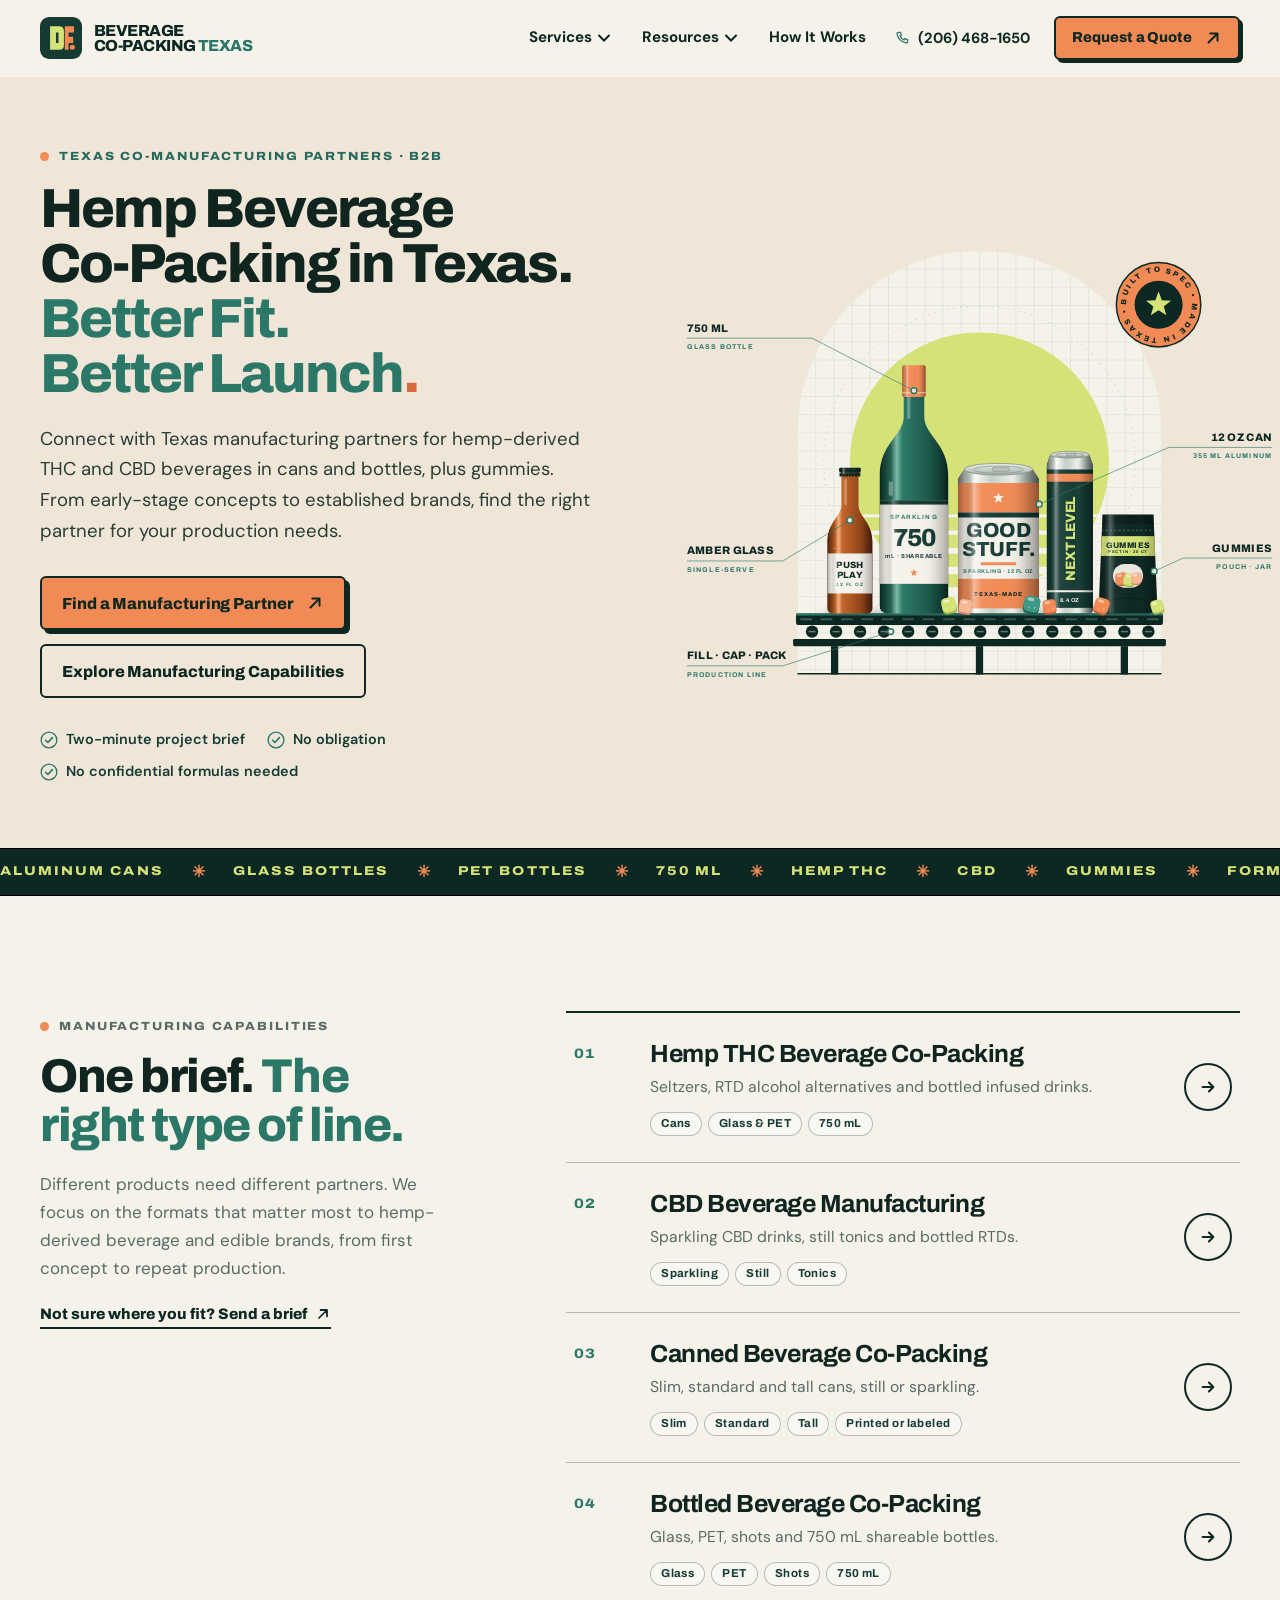
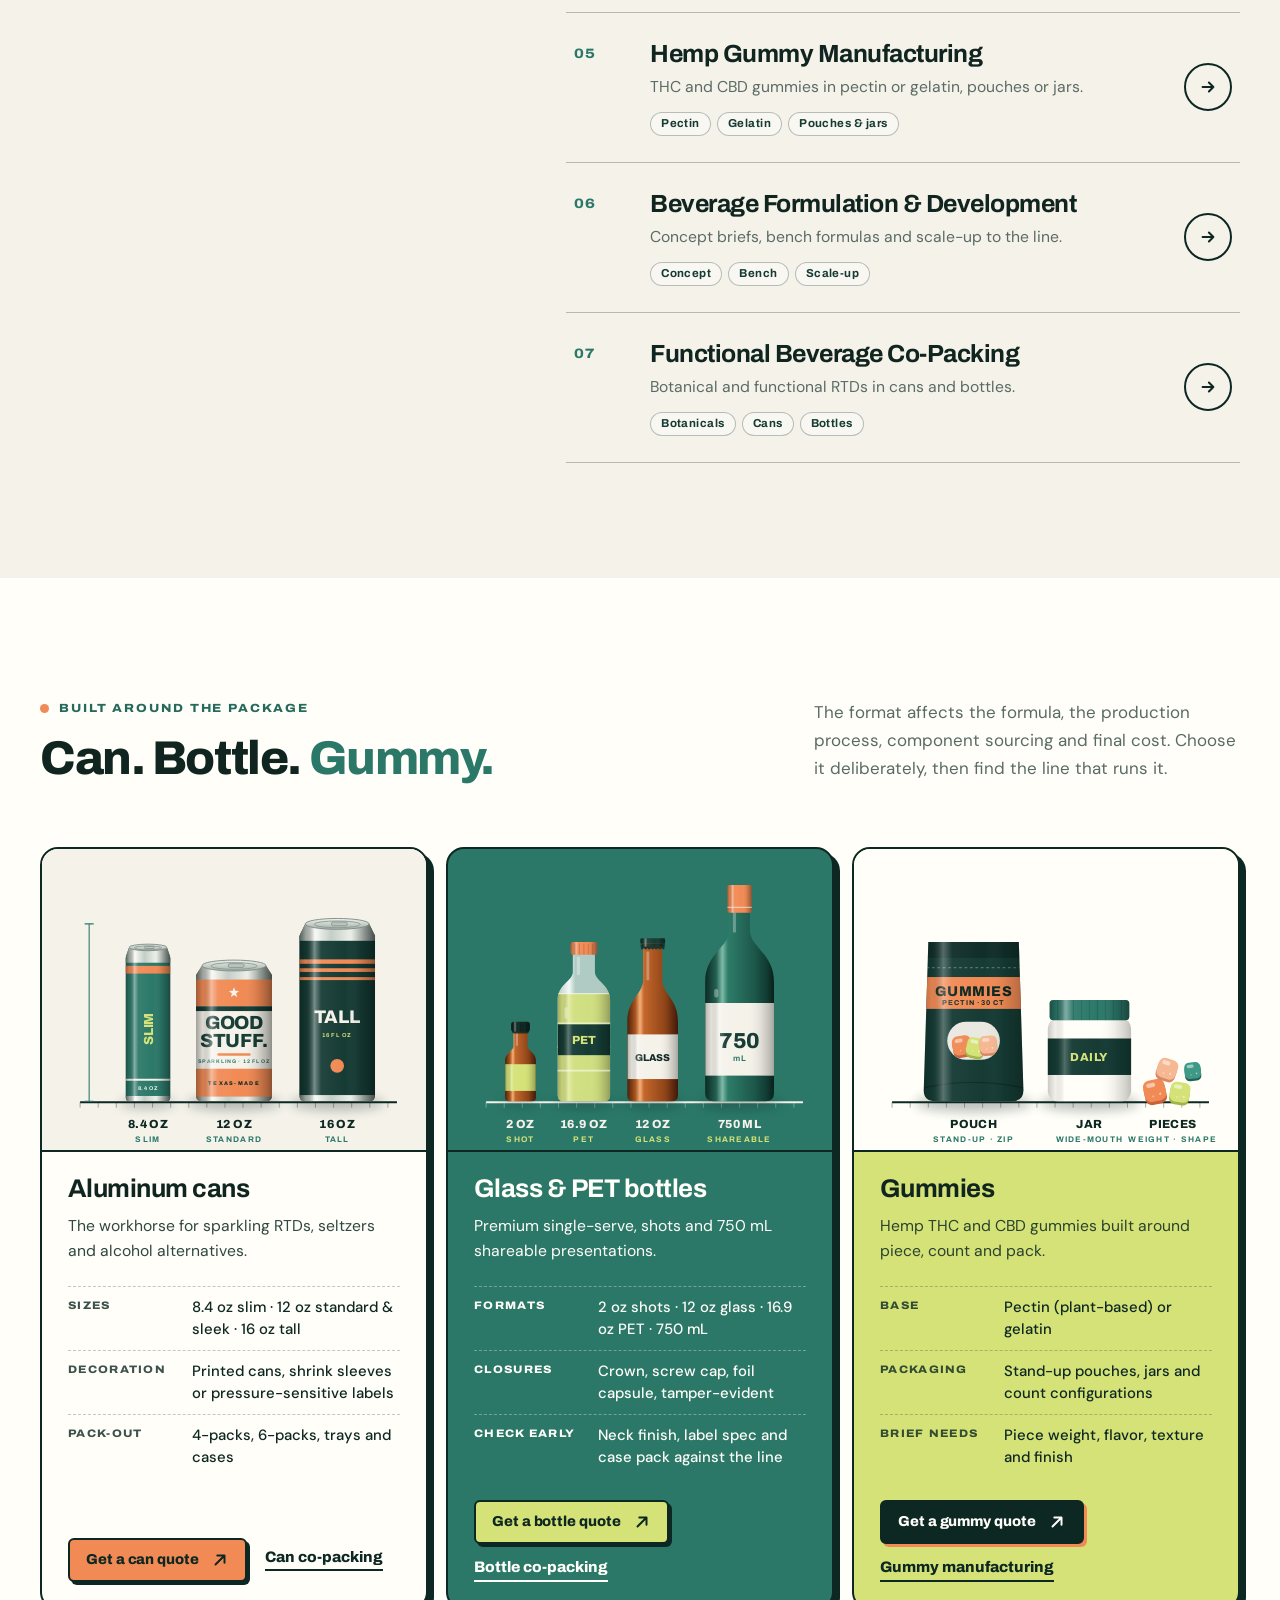
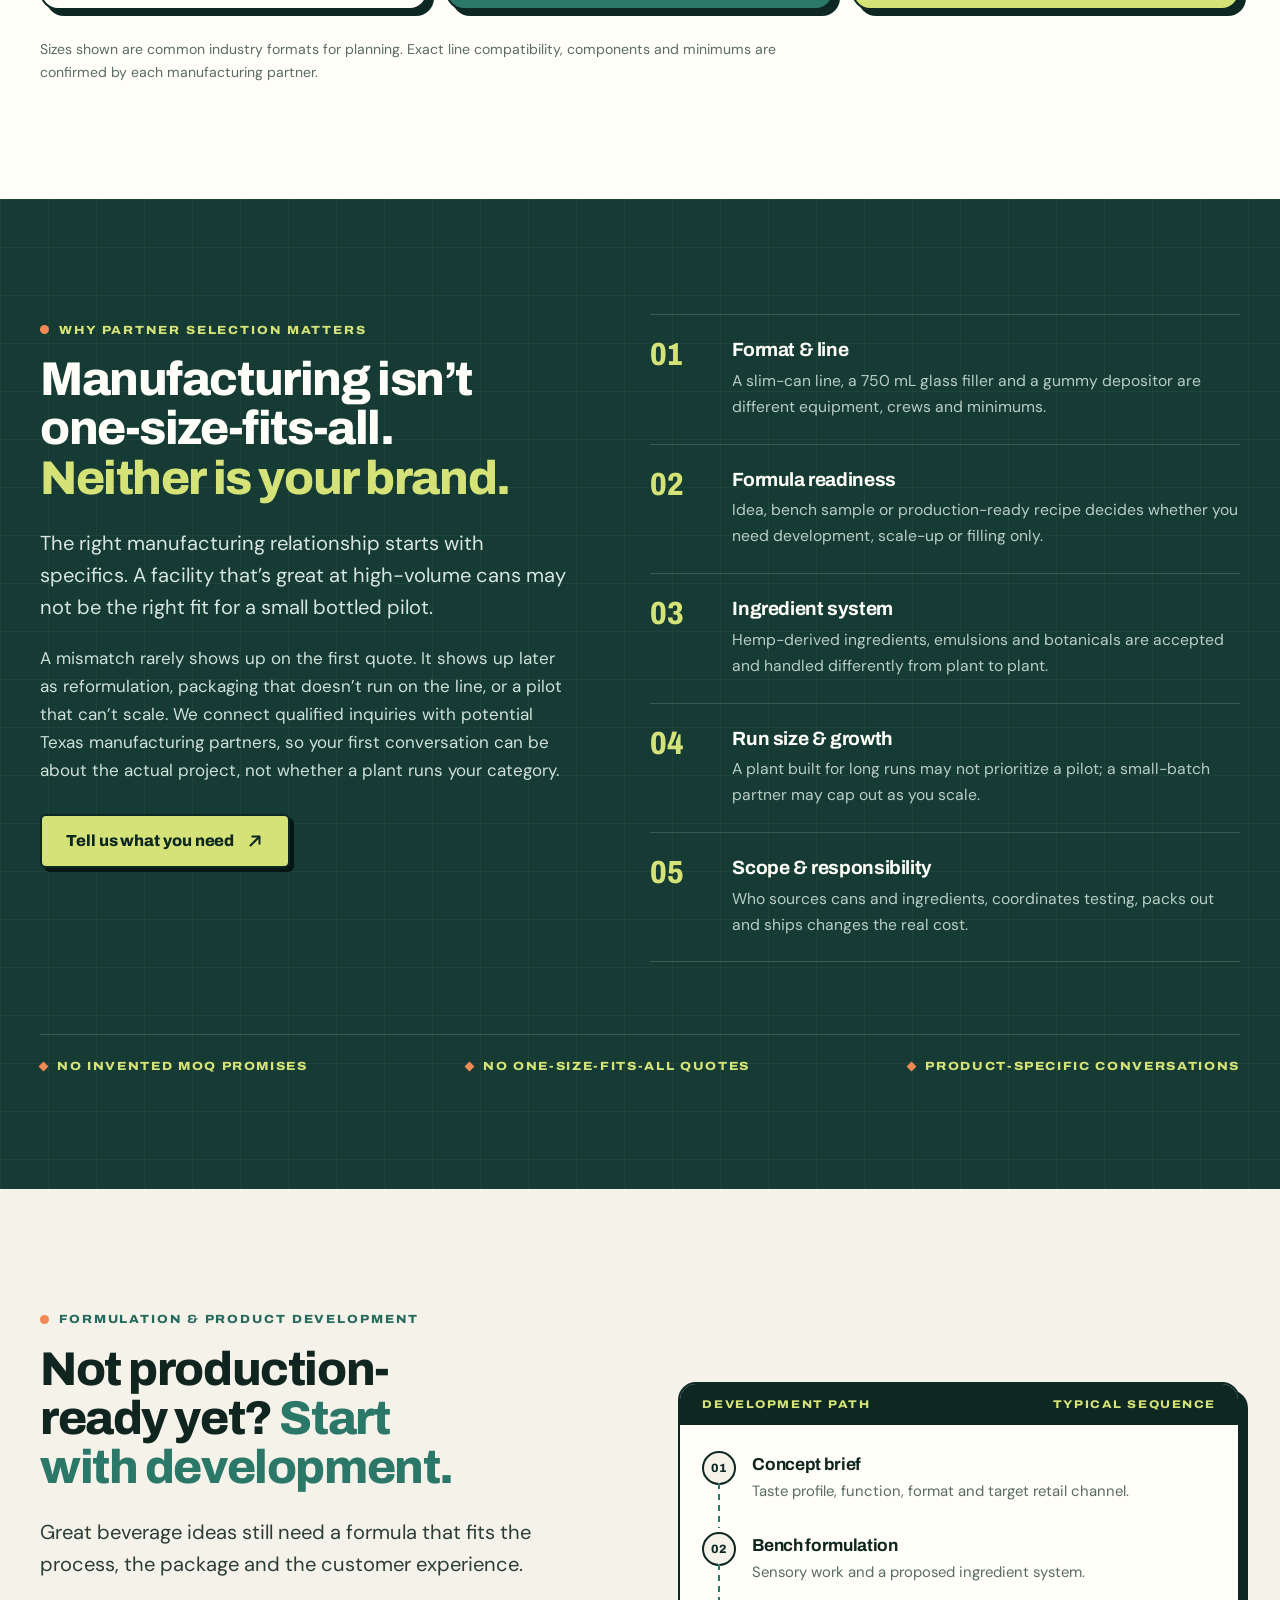
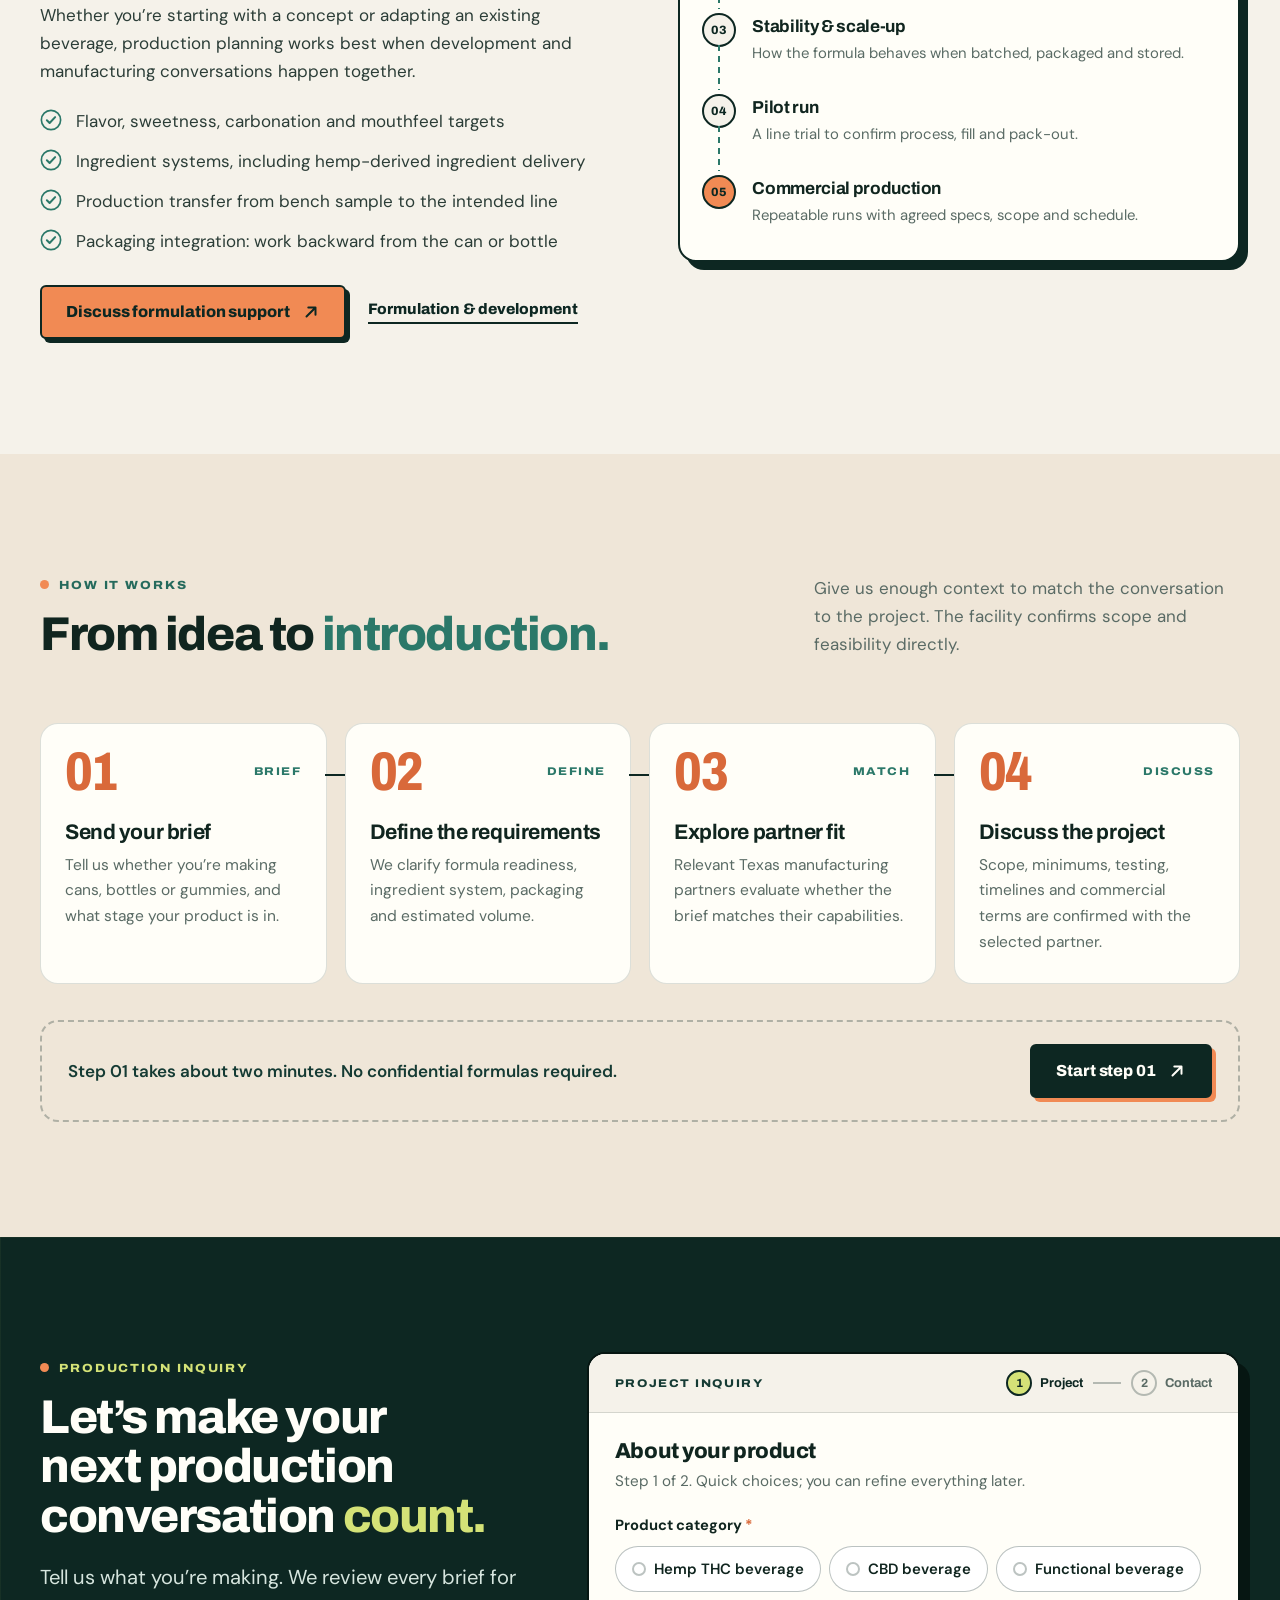
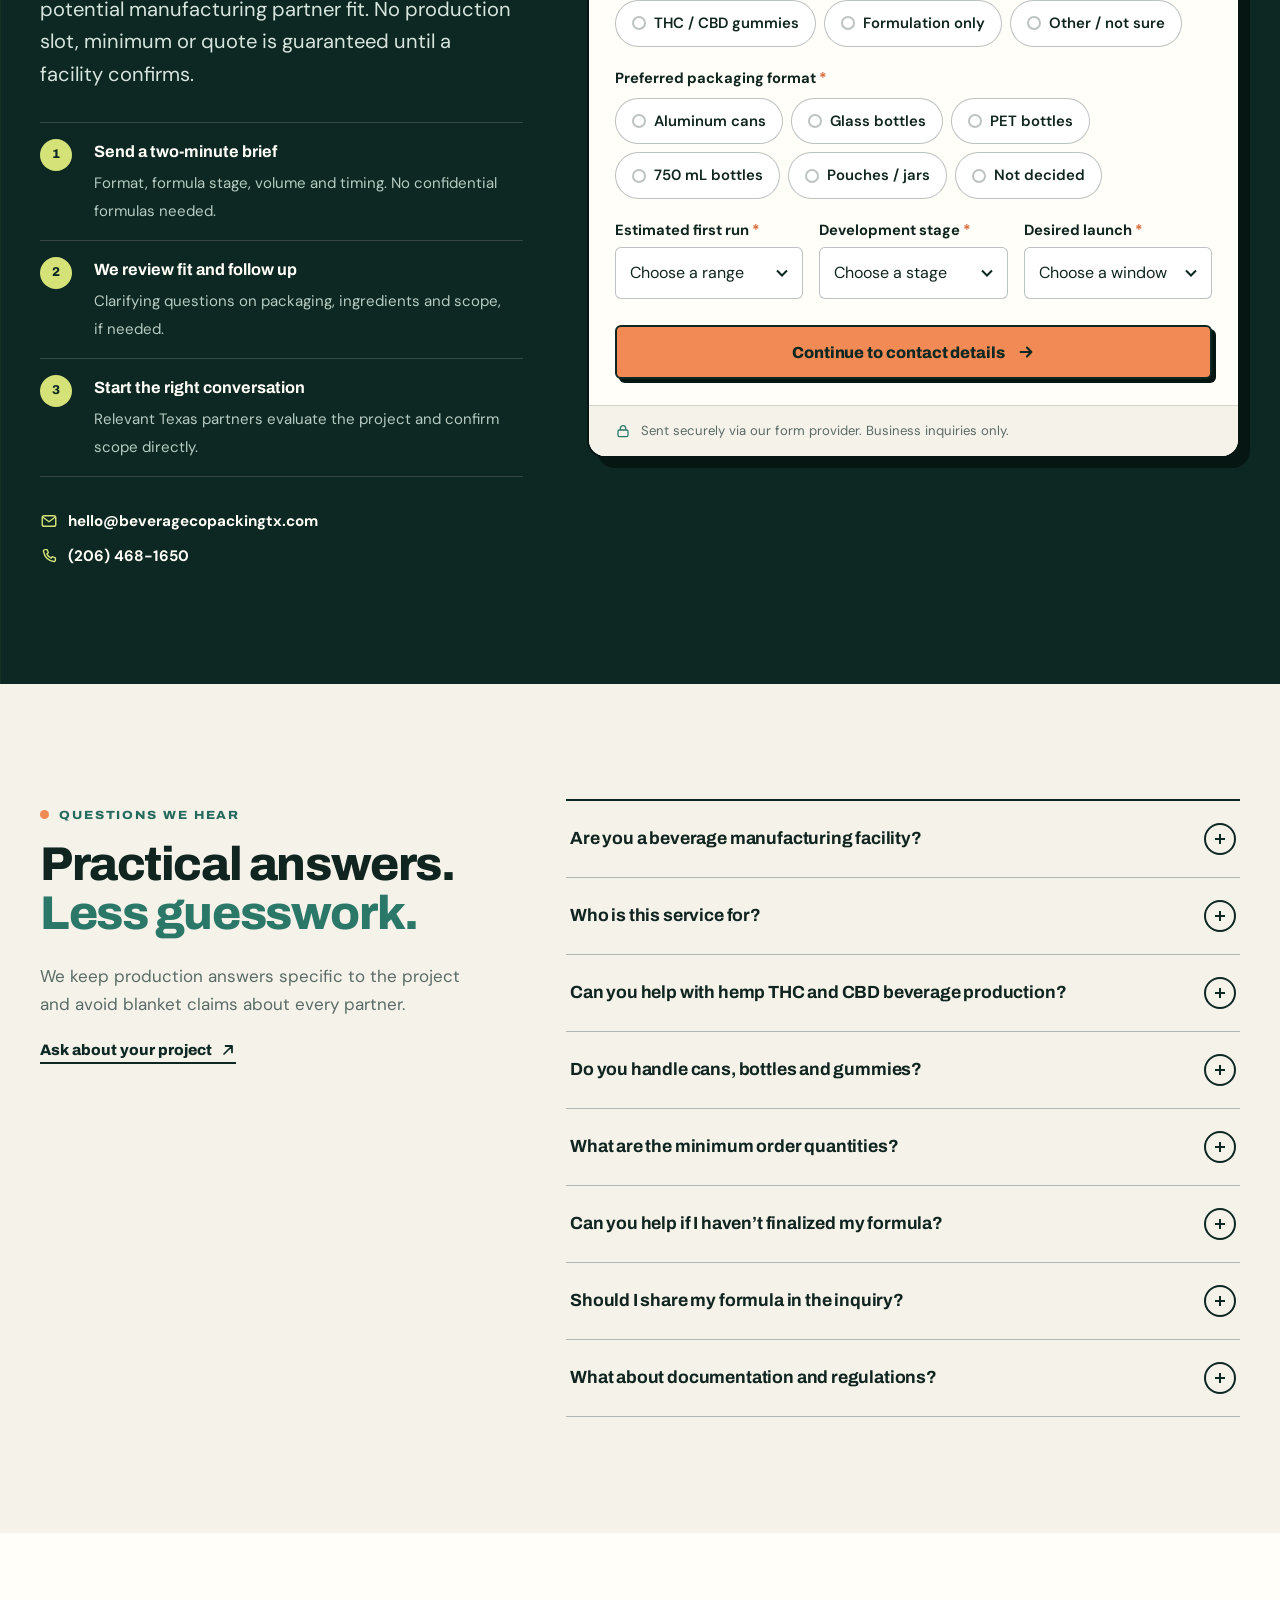
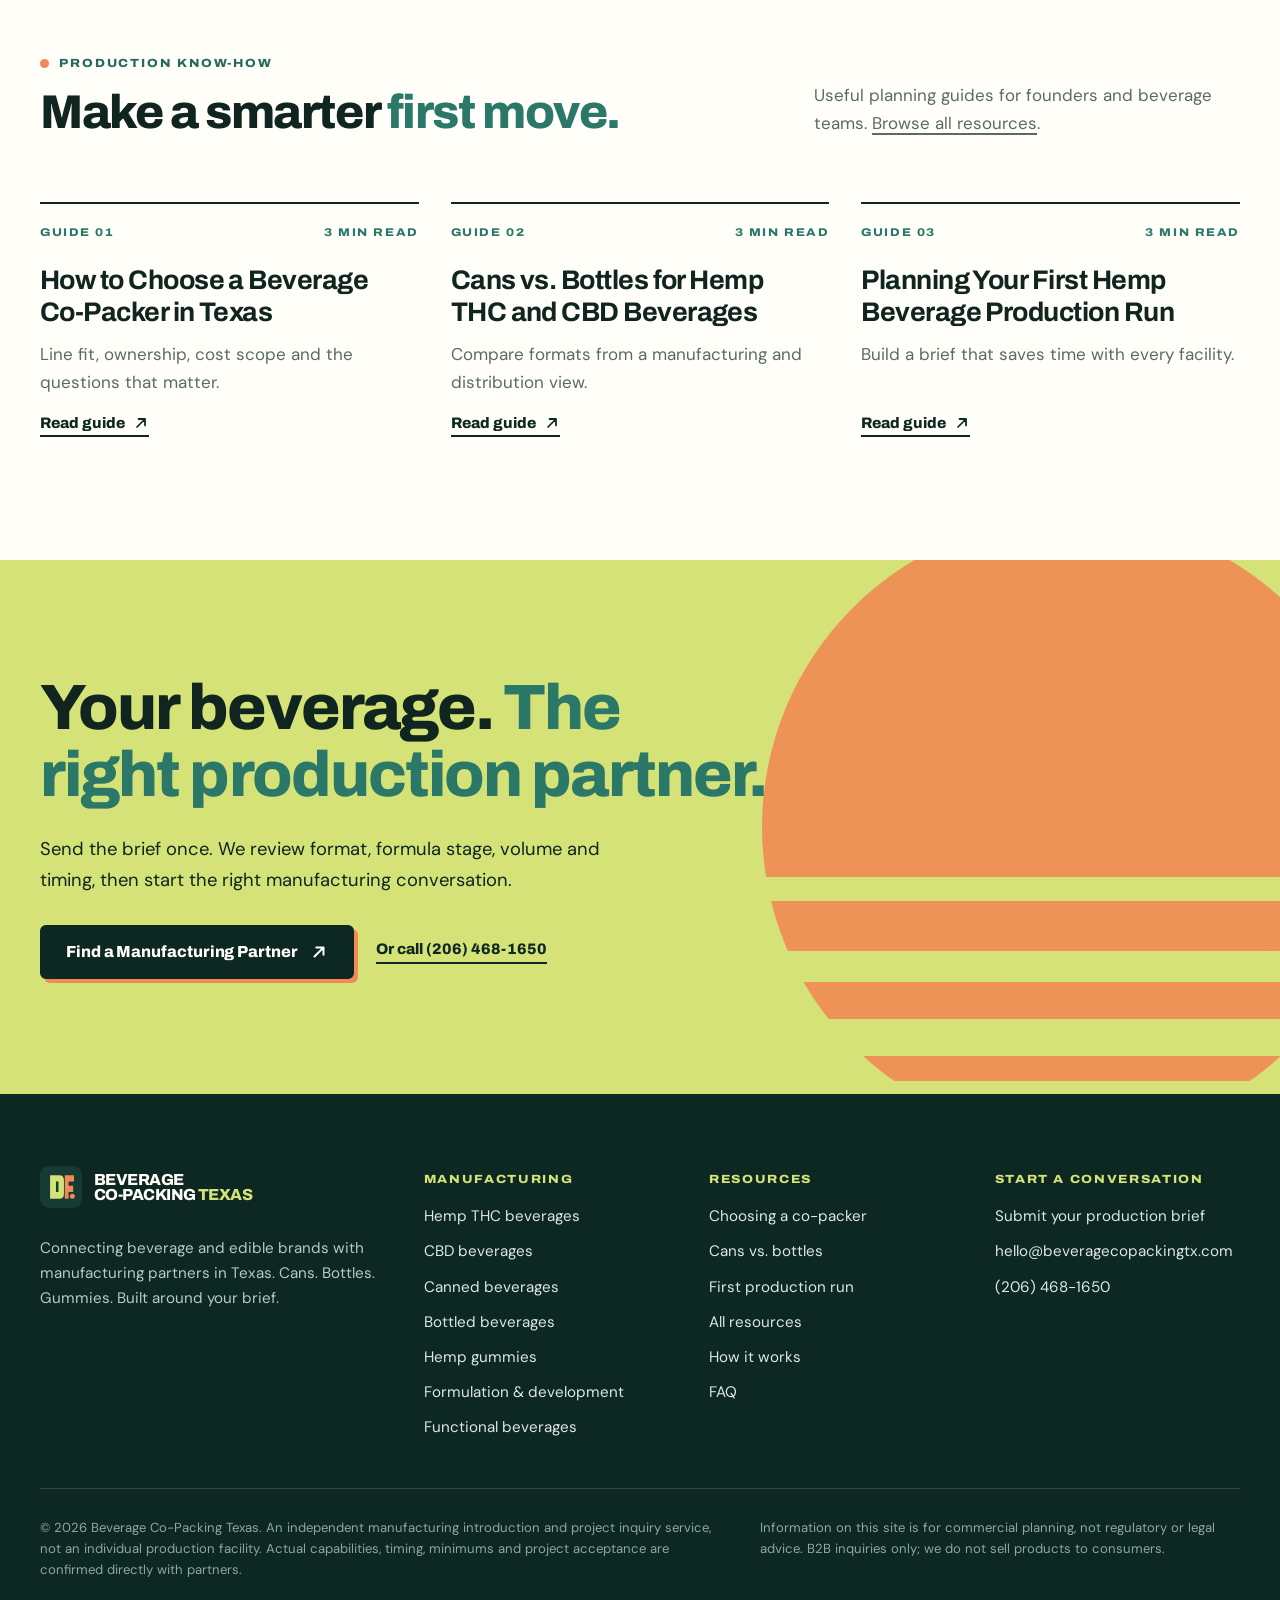
<file: index.html>
<!doctype html>
<html lang="en">
<head>
<meta charset="utf-8">
<meta name="viewport" content="width=device-width, initial-scale=1">
<title>Hemp Beverage Co-Packing Texas | THC, CBD, Cans &amp; Gummies</title>
<meta name="description" content="Connect with Texas co-manufacturing partners for hemp THC and CBD drinks, can filling, bottle filling and gummies. Submit your production brief.">
<link rel="canonical" href="https://beveragecopackingtx.com/">
<meta name="robots" content="index,follow,max-image-preview:large">
<meta name="theme-color" content="#0D2722">
<meta property="og:type" content="website">
<meta property="og:locale" content="en_US">
<meta property="og:site_name" content="Beverage Co-Packing Texas">
<meta property="og:title" content="Hemp Beverage Co-Packing Texas | THC, CBD, Cans &amp; Gummies">
<meta property="og:description" content="Connect with Texas co-manufacturing partners for hemp THC and CBD drinks, can filling, bottle filling and gummies. Submit your production brief.">
<meta property="og:url" content="https://beveragecopackingtx.com/">
<meta property="og:image" content="https://beveragecopackingtx.com/assets/og-image.png">
<meta property="og:image:width" content="1200">
<meta property="og:image:height" content="630">
<meta property="og:image:alt" content="Beverage Co-Packing Texas: hemp THC, CBD, cans, bottles and gummies">
<meta name="twitter:card" content="summary_large_image">
<meta name="twitter:title" content="Hemp Beverage Co-Packing Texas | THC, CBD, Cans &amp; Gummies">
<meta name="twitter:description" content="Connect with Texas co-manufacturing partners for hemp THC and CBD drinks, can filling, bottle filling and gummies. Submit your production brief.">
<meta name="twitter:image" content="https://beveragecopackingtx.com/assets/og-image.png">
<link rel="icon" href="/assets/favicon.svg" type="image/svg+xml">
<link rel="apple-touch-icon" href="/assets/apple-touch-icon.png">
<link rel="preconnect" href="https://fonts.googleapis.com">
<link rel="preconnect" href="https://fonts.gstatic.com" crossorigin>
<link rel="stylesheet" href="https://fonts.googleapis.com/css2?family=Archivo:wdth,wght@75..125,600..900&amp;family=DM+Sans:opsz,wght@9..40,400..700&amp;display=swap">
<link rel="stylesheet" href="/assets/style.css?v=6bac9b36f8">
<script>document.documentElement.classList.add('js')</script>
<script type="application/ld+json">{"@context":"https://schema.org","@graph":[{"@type":"Organization","@id":"https://beveragecopackingtx.com/#organization","name":"Beverage Co-Packing Texas","url":"https://beveragecopackingtx.com/","logo":{"@type":"ImageObject","url":"https://beveragecopackingtx.com/assets/logo-512.png","width":512,"height":512},"image":"https://beveragecopackingtx.com/assets/og-image.png","description":"Independent business-to-business introduction service connecting beverage and gummy brands with potential manufacturing partners in Texas.","email":"hello@beveragecopackingtx.com","telephone":"+12064681650","areaServed":{"@type":"State","name":"Texas"},"knowsAbout":["Hemp beverage co-packing","CBD beverage manufacturing","Canned beverage co-packing","Bottled beverage co-packing","Gummy manufacturing","Beverage formulation"]},{"@type":"WebSite","@id":"https://beveragecopackingtx.com/#website","name":"Beverage Co-Packing Texas","url":"https://beveragecopackingtx.com/","publisher":{"@id":"https://beveragecopackingtx.com/#organization"},"inLanguage":"en-US"},{"@type":"FAQPage","@id":"https://beveragecopackingtx.com/#faq","mainEntity":[{"@type":"Question","name":"Are you a beverage manufacturing facility?","acceptedAnswer":{"@type":"Answer","text":"No. Beverage Co-Packing Texas is an independent project inquiry and manufacturing introduction service that connects qualified brands with potential Texas manufacturing partners."}},{"@type":"Question","name":"Who is this service for?","acceptedAnswer":{"@type":"Answer","text":"Brands, founders and product teams planning commercial production of hemp-derived THC or CBD beverages, functional drinks or gummies. Inquiries are business-to-business only; we do not sell products to consumers."}},{"@type":"Question","name":"Can you help with hemp THC and CBD beverage production?","acceptedAnswer":{"@type":"Answer","text":"Yes. We accept project inquiries for hemp-derived THC and CBD beverage concepts. Specific product acceptance, capabilities and requirements are evaluated by each partner."}},{"@type":"Question","name":"Do you handle cans, bottles and gummies?","acceptedAnswer":{"@type":"Answer","text":"Those are our primary focus areas, including aluminum cans, glass and PET bottles, 750 mL bottles and gummies. Include your format, estimated volume and development stage in the project brief."}},{"@type":"Question","name":"What are the minimum order quantities?","acceptedAnswer":{"@type":"Answer","text":"Minimums vary significantly by formula, packaging, line and manufacturing partner. Share your target run size and we can discuss realistic fit."}},{"@type":"Question","name":"Can you help if I haven’t finalized my formula?","acceptedAnswer":{"@type":"Answer","text":"Yes. Describe your concept and your current development status so we can assess whether formulation or scale-up assistance is part of the conversation."}},{"@type":"Question","name":"Should I share my formula in the inquiry?","acceptedAnswer":{"@type":"Answer","text":"No. Share only what you’re comfortable with at the inquiry stage. Proprietary formulas and detailed technical documents should be exchanged with a selected partner under an appropriate agreement."}},{"@type":"Question","name":"What about documentation and regulations?","acceptedAnswer":{"@type":"Answer","text":"Requirements depend on the individual product and intended markets. Partners and qualified advisers should review ingredients, labeling, testing and other requirements before production."}}]}]}</script>
</head>
<body>
<a class="skip-link" href="#main">Skip to main content</a>
<header class="site-header" id="top">
<div class="container header-inner">
<a class="brand" href="/" aria-label="Beverage Co-Packing Texas home"><img src="/assets/brand-mark.svg" alt="" width="42" height="42"><span class="brand-word" aria-hidden="true"><span>Beverage</span><span>Co-Packing <b>Texas</b></span></span></a>
<nav class="nav" aria-label="Primary">
<div class="nav-item" data-dropdown>
<button class="nav-link" type="button" aria-expanded="false" aria-controls="dd-services">Services <svg class="chev" viewBox="0 0 12 8" aria-hidden="true" focusable="false"><path d="M1 1.5 6 6.5l5-5" fill="none" stroke="currentColor" stroke-width="2" stroke-linecap="round"/></svg></button>
<div class="dropdown" id="dd-services" hidden>
<div class="dropdown-grid"><a class="dd-link" href="/hemp-beverage-co-packing.html"><span class="dd-num" aria-hidden="true">01</span><span class="dd-title">Hemp THC Beverage Co-Packing</span><span class="dd-desc">Seltzers, RTD alcohol alternatives and bottled infused drinks.</span></a><a class="dd-link" href="/cbd-beverage-manufacturing.html"><span class="dd-num" aria-hidden="true">02</span><span class="dd-title">CBD Beverage Manufacturing</span><span class="dd-desc">Sparkling CBD drinks, still tonics and bottled RTDs.</span></a><a class="dd-link" href="/canned-beverage-co-packing.html"><span class="dd-num" aria-hidden="true">03</span><span class="dd-title">Canned Beverage Co-Packing</span><span class="dd-desc">Slim, standard and tall cans, still or sparkling.</span></a><a class="dd-link" href="/bottled-beverage-co-packing.html"><span class="dd-num" aria-hidden="true">04</span><span class="dd-title">Bottled Beverage Co-Packing</span><span class="dd-desc">Glass, PET, shots and 750 mL shareable bottles.</span></a><a class="dd-link" href="/hemp-gummy-co-packing.html"><span class="dd-num" aria-hidden="true">05</span><span class="dd-title">Hemp Gummy Manufacturing</span><span class="dd-desc">THC and CBD gummies in pectin or gelatin, pouches or jars.</span></a><a class="dd-link" href="/beverage-formulation.html"><span class="dd-num" aria-hidden="true">06</span><span class="dd-title">Beverage Formulation & Development</span><span class="dd-desc">Concept briefs, bench formulas and scale-up to the line.</span></a><a class="dd-link" href="/functional-co-packing.html"><span class="dd-num" aria-hidden="true">07</span><span class="dd-title">Functional Beverage Co-Packing</span><span class="dd-desc">Botanical and functional RTDs in cans and bottles.</span></a></div>
<div class="dropdown-foot"><span>Not sure which fits? A brief is enough to start.</span><a href="#quote">Request a quote →</a></div>
</div>
</div>
<div class="nav-item" data-dropdown>
<button class="nav-link" type="button" aria-expanded="false" aria-controls="dd-resources">Resources <svg class="chev" viewBox="0 0 12 8" aria-hidden="true" focusable="false"><path d="M1 1.5 6 6.5l5-5" fill="none" stroke="currentColor" stroke-width="2" stroke-linecap="round"/></svg></button>
<div class="dropdown" id="dd-resources" hidden>
<div class="dropdown-grid one"><a class="dd-link" href="/resources/choosing-a-beverage-copacker.html"><span class="dd-num" aria-hidden="true">G1</span><span class="dd-title">How to Choose a Beverage Co-Packer in Texas</span><span class="dd-desc">Line fit, ownership, cost scope and the questions that matter.</span></a><a class="dd-link" href="/resources/cans-vs-bottles.html"><span class="dd-num" aria-hidden="true">G2</span><span class="dd-title">Cans vs. Bottles for Hemp THC and CBD Beverages</span><span class="dd-desc">Compare formats from a manufacturing and distribution view.</span></a><a class="dd-link" href="/resources/launching-hemp-beverage.html"><span class="dd-num" aria-hidden="true">G3</span><span class="dd-title">Planning Your First Hemp Beverage Production Run</span><span class="dd-desc">Build a brief that saves time with every facility.</span></a></div>
<div class="dropdown-foot"><span>Production planning guides</span><a href="/resources/">All resources →</a></div>
</div>
</div>
<a class="nav-link" href="/#process">How It Works</a>
<a class="nav-phone" href="tel:+12064681650"><svg viewBox="0 0 24 24" aria-hidden="true" focusable="false"><path d="M6.6 3.5h3l1.5 4.2-2 1.4a12 12 0 0 0 5.8 5.8l1.4-2 4.2 1.5v3a2 2 0 0 1-2.2 2A17.5 17.5 0 0 1 4.6 5.7a2 2 0 0 1 2-2.2Z" fill="none" stroke="currentColor" stroke-width="1.9" stroke-linejoin="round"/></svg>(206) 468-1650</a>
<a class="btn btn-sm nav-cta" href="#quote" data-cta="header_quote">Request a Quote <svg viewBox="0 0 20 20" aria-hidden="true" focusable="false"><path d="M5 15 15 5M7 5h8v8" fill="none" stroke="currentColor" stroke-width="2.2" stroke-linecap="round" stroke-linejoin="round"/></svg></a>
</nav>
<a class="btn btn-sm header-quote" href="#quote" data-cta="header_quote_mobile">Get a Quote</a>
<button class="menu-toggle" type="button" aria-label="Menu" aria-expanded="false" aria-controls="drawer" aria-haspopup="dialog"><span class="menu-toggle-bars" aria-hidden="true"><span></span><span></span><span></span></span><span class="menu-word">Menu</span></button>
</div>
</header>
<main id="main">
<section class="hero hero--art" aria-labelledby="hero-title">

<div class="container hero-inner">
<div class="hero-copy">
<p class="eyebrow">Texas co-manufacturing partners · B2B</p>
<h1 id="hero-title"><span class="line">Hemp Beverage <span class="nowrap">Co-Packing</span> in Texas.</span> <span class="line accent">Better Fit. Better Launch<span class="period">.</span></span></h1>
<p class="hero-lead">Connect with Texas manufacturing partners for hemp-derived THC and CBD beverages in cans and bottles, plus gummies. From early-stage concepts to established brands, find the right partner for your production needs.</p>
<div class="actions">
<a class="btn" href="#quote" data-cta="hero_primary">Find a Manufacturing Partner <svg viewBox="0 0 20 20" aria-hidden="true" focusable="false"><path d="M5 15 15 5M7 5h8v8" fill="none" stroke="currentColor" stroke-width="2.2" stroke-linecap="round" stroke-linejoin="round"/></svg></a>
<a class="btn btn-ghost" href="#capabilities" data-cta="hero_secondary">Explore Manufacturing Capabilities</a>
</div>
<ul class="hero-assure">
<li><svg viewBox="0 0 24 24" aria-hidden="true" focusable="false"><circle cx="12" cy="12" r="10.5" fill="none" stroke="currentColor" stroke-width="1.8"/><path d="m7.5 12.3 3 3 6-6.4" fill="none" stroke="currentColor" stroke-width="2.2" stroke-linecap="round" stroke-linejoin="round"/></svg>Two-minute project brief</li>
<li><svg viewBox="0 0 24 24" aria-hidden="true" focusable="false"><circle cx="12" cy="12" r="10.5" fill="none" stroke="currentColor" stroke-width="1.8"/><path d="m7.5 12.3 3 3 6-6.4" fill="none" stroke="currentColor" stroke-width="2.2" stroke-linecap="round" stroke-linejoin="round"/></svg>No obligation</li>
<li><svg viewBox="0 0 24 24" aria-hidden="true" focusable="false"><circle cx="12" cy="12" r="10.5" fill="none" stroke="currentColor" stroke-width="1.8"/><path d="m7.5 12.3 3 3 6-6.4" fill="none" stroke="currentColor" stroke-width="2.2" stroke-linecap="round" stroke-linejoin="round"/></svg>No confidential formulas needed</li>
</ul>
</div>
<div class="hero-visual"><svg class="hero-art" viewBox="-30 0 820 640" xmlns="http://www.w3.org/2000/svg" role="img" aria-labelledby="h-title">
<title id="h-title">Branded aluminum cans, a 750 mL glass bottle, an amber glass bottle and a pouch of gummies moving along a production conveyor</title>
<defs>
<linearGradient id="h-cyl" x1="0" x2="1"><stop offset="0" stop-color="#000" stop-opacity=".34"/><stop offset=".09" stop-color="#000" stop-opacity=".1"/><stop offset=".2" stop-color="#fff" stop-opacity=".42"/><stop offset=".29" stop-color="#fff" stop-opacity=".06"/><stop offset=".6" stop-color="#fff" stop-opacity="0"/><stop offset=".8" stop-color="#000" stop-opacity=".1"/><stop offset=".93" stop-color="#000" stop-opacity=".28"/><stop offset="1" stop-color="#000" stop-opacity=".42"/></linearGradient>
<linearGradient id="h-metal" x1="0" x2="1"><stop offset="0" stop-color="#7F8C86"/><stop offset=".22" stop-color="#F3F5EF"/><stop offset=".42" stop-color="#C3CCC6"/><stop offset=".68" stop-color="#EDF1EA"/><stop offset="1" stop-color="#76837D"/></linearGradient>
<linearGradient id="h-lid" x1="0" y1="0" x2="0" y2="1"><stop offset="0" stop-color="#EEF2EC"/><stop offset="1" stop-color="#A3AFA8"/></linearGradient>
<linearGradient id="h-green" x1="0" x2="1"><stop offset="0" stop-color="#0B2A23"/><stop offset=".16" stop-color="#245F51"/><stop offset=".25" stop-color="#7DBBA7"/><stop offset=".33" stop-color="#2E7C69"/><stop offset=".72" stop-color="#1C574A"/><stop offset=".9" stop-color="#103B32"/><stop offset="1" stop-color="#08201B"/></linearGradient>
<linearGradient id="h-amber" x1="0" x2="1"><stop offset="0" stop-color="#4B210B"/><stop offset=".16" stop-color="#A9551F"/><stop offset=".25" stop-color="#F4B07A"/><stop offset=".33" stop-color="#C4672C"/><stop offset=".75" stop-color="#8E4418"/><stop offset="1" stop-color="#40190A"/></linearGradient>
<linearGradient id="h-clear" x1="0" x2="1"><stop offset="0" stop-color="#C9D6CF" stop-opacity=".9"/><stop offset=".22" stop-color="#fff" stop-opacity=".95"/><stop offset=".34" stop-color="#E8EFEA" stop-opacity=".7"/><stop offset=".8" stop-color="#DCE6E0" stop-opacity=".75"/><stop offset="1" stop-color="#AFC0B7" stop-opacity=".95"/></linearGradient>
<filter id="h-blur" x="-50%" y="-200%" width="200%" height="500%"><feGaussianBlur stdDeviation="6"/></filter>
</defs>
<clipPath id="h-arch"><path d="M130 612V280A250 250 0 0 1 630 280V612Z"/></clipPath>
<clipPath id="h-sun"><circle cx="380" cy="320" r="178"/></clipPath>
<path d="M130 612V280A250 250 0 0 1 630 280V612Z" fill="#F5F2EA"/>
<g clip-path="url(#h-arch)">
<g stroke="#2B7869" stroke-opacity=".13" stroke-width="1"><path d="M130 20V612"/><path d="M155 20V612"/><path d="M180 20V612"/><path d="M205 20V612"/><path d="M230 20V612"/><path d="M255 20V612"/><path d="M280 20V612"/><path d="M305 20V612"/><path d="M330 20V612"/><path d="M355 20V612"/><path d="M380 20V612"/><path d="M405 20V612"/><path d="M430 20V612"/><path d="M455 20V612"/><path d="M480 20V612"/><path d="M505 20V612"/><path d="M530 20V612"/><path d="M555 20V612"/><path d="M580 20V612"/><path d="M605 20V612"/><path d="M630 20V612"/><path d="M120 30H640"/><path d="M120 55H640"/><path d="M120 80H640"/><path d="M120 105H640"/><path d="M120 130H640"/><path d="M120 155H640"/><path d="M120 180H640"/><path d="M120 205H640"/><path d="M120 230H640"/><path d="M120 255H640"/><path d="M120 280H640"/><path d="M120 305H640"/><path d="M120 330H640"/><path d="M120 355H640"/><path d="M120 380H640"/><path d="M120 405H640"/><path d="M120 430H640"/><path d="M120 455H640"/><path d="M120 480H640"/><path d="M120 505H640"/><path d="M120 530H640"/><path d="M120 555H640"/><path d="M120 580H640"/><path d="M120 605H640"/></g>
<circle cx="380" cy="320" r="178" fill="#D4E277"/>
<g clip-path="url(#h-sun)"><rect x="190" y="392" width="380" height="4" fill="#F5F2EA"/><rect x="190" y="414" width="380" height="6" fill="#F5F2EA"/><rect x="190" y="438" width="380" height="8" fill="#F5F2EA"/><rect x="190" y="464" width="380" height="10" fill="#F5F2EA"/><rect x="190" y="492" width="380" height="12" fill="#F5F2EA"/></g>
<circle cx="380" cy="320" r="214" fill="none" stroke="#2B7869" stroke-opacity=".28" stroke-width="1.2" stroke-dasharray="2 7"/>
</g>
<g class="belt">
<rect x="128" y="528" width="504" height="16" rx="3" fill="#0D2722"/>
<path class="belt-dash" d="M134 536H626" stroke="#3D5E56" stroke-width="3" stroke-dasharray="16 12"/>
<rect x="128" y="528" width="504" height="3" fill="#2B7869"/>
<g class="roller" style="transform-origin:150px 553px"><circle cx="150" cy="553" r="8.5" fill="#0D2722"/><path d="M145 553h10" stroke="#5E7C74" stroke-width="2"/></g><g class="roller" style="transform-origin:183px 553px"><circle cx="183" cy="553" r="8.5" fill="#0D2722"/><path d="M178 553h10" stroke="#5E7C74" stroke-width="2"/></g><g class="roller" style="transform-origin:216px 553px"><circle cx="216" cy="553" r="8.5" fill="#0D2722"/><path d="M211 553h10" stroke="#5E7C74" stroke-width="2"/></g><g class="roller" style="transform-origin:249px 553px"><circle cx="249" cy="553" r="8.5" fill="#0D2722"/><path d="M244 553h10" stroke="#5E7C74" stroke-width="2"/></g><g class="roller" style="transform-origin:282px 553px"><circle cx="282" cy="553" r="8.5" fill="#0D2722"/><path d="M277 553h10" stroke="#5E7C74" stroke-width="2"/></g><g class="roller" style="transform-origin:315px 553px"><circle cx="315" cy="553" r="8.5" fill="#0D2722"/><path d="M310 553h10" stroke="#5E7C74" stroke-width="2"/></g><g class="roller" style="transform-origin:348px 553px"><circle cx="348" cy="553" r="8.5" fill="#0D2722"/><path d="M343 553h10" stroke="#5E7C74" stroke-width="2"/></g><g class="roller" style="transform-origin:381px 553px"><circle cx="381" cy="553" r="8.5" fill="#0D2722"/><path d="M376 553h10" stroke="#5E7C74" stroke-width="2"/></g><g class="roller" style="transform-origin:414px 553px"><circle cx="414" cy="553" r="8.5" fill="#0D2722"/><path d="M409 553h10" stroke="#5E7C74" stroke-width="2"/></g><g class="roller" style="transform-origin:447px 553px"><circle cx="447" cy="553" r="8.5" fill="#0D2722"/><path d="M442 553h10" stroke="#5E7C74" stroke-width="2"/></g><g class="roller" style="transform-origin:480px 553px"><circle cx="480" cy="553" r="8.5" fill="#0D2722"/><path d="M475 553h10" stroke="#5E7C74" stroke-width="2"/></g><g class="roller" style="transform-origin:513px 553px"><circle cx="513" cy="553" r="8.5" fill="#0D2722"/><path d="M508 553h10" stroke="#5E7C74" stroke-width="2"/></g><g class="roller" style="transform-origin:546px 553px"><circle cx="546" cy="553" r="8.5" fill="#0D2722"/><path d="M541 553h10" stroke="#5E7C74" stroke-width="2"/></g><g class="roller" style="transform-origin:579px 553px"><circle cx="579" cy="553" r="8.5" fill="#0D2722"/><path d="M574 553h10" stroke="#5E7C74" stroke-width="2"/></g><g class="roller" style="transform-origin:612px 553px"><circle cx="612" cy="553" r="8.5" fill="#0D2722"/><path d="M607 553h10" stroke="#5E7C74" stroke-width="2"/></g>
<rect x="124" y="563" width="512" height="10" rx="2" fill="#0D2722"/>
<rect x="176" y="573" width="10" height="39" fill="#0D2722"/><rect x="375" y="573" width="10" height="39" fill="#0D2722"/><rect x="574" y="573" width="10" height="39" fill="#0D2722"/><path d="M130 611H630" stroke="#0D2722" stroke-width="2"/>
</g>
<g class="products"><g><ellipse cx="202" cy="530" rx="37.2" ry="6.5" fill="#0D2722" opacity="0.28" filter="url(#h-blur)"/><clipPath id="h-amb"><path d="M171 520.6Q171 528 178.4 528H225.6Q233 528 233 520.6V430C233 402 213.8 395.3 213.8 379V332H190.2V379C190.2 395.3 171 402 171 430Z"/></clipPath><path d="M171 520.6Q171 528 178.4 528H225.6Q233 528 233 520.6V430C233 402 213.8 395.3 213.8 379V332H190.2V379C190.2 395.3 171 402 171 430Z" fill="url(#h-amber)"/><g clip-path="url(#h-amb)"><rect x="171" y="445.7" width="62" height="54.9" fill="#F5F2EA"/><text x="202" y="466.3" text-anchor="middle" font-family="Archivo, 'Arial Narrow', Arial, sans-serif" font-weight="800" font-size="12.5" letter-spacing="0.4" fill="#0D2722">PUSH</text><text x="202" y="479" text-anchor="middle" font-family="Archivo, 'Arial Narrow', Arial, sans-serif" font-weight="800" font-size="12.5" letter-spacing="0.4" fill="#0D2722">PLAY</text><text x="202" y="490.8" text-anchor="middle" font-family="Archivo, 'Arial Narrow', Arial, sans-serif" font-weight="700" font-size="6.5" letter-spacing="1.2" fill="#2B7869">12 FL OZ</text><rect x="171" y="445.7" width="62" height="54.9" fill="url(#h-cyl)" opacity=".75"/></g><rect x="179.1" y="438" width="3.7" height="1.7" rx="2" fill="#fff" opacity=".32"/><rect x="194.3" y="343.8" width="3.5" height="35.3" rx="1" fill="#fff" opacity=".3"/><rect x="188.6" y="334" width="26.8" height="5" rx="2" fill="#0B2A23" opacity=".85"/><rect x="187.2" y="328" width="29.6" height="6" rx="2" fill="#0D2722"/><rect x="187.8" y="336" width="3" height="4" fill="#0D2722"/><rect x="192" y="336" width="3" height="4" fill="#0D2722"/><rect x="196.3" y="336" width="3" height="4" fill="#0D2722"/><rect x="200.5" y="336" width="3" height="4" fill="#0D2722"/><rect x="204.7" y="336" width="3" height="4" fill="#0D2722"/><rect x="208.9" y="336" width="3" height="4" fill="#0D2722"/><rect x="213.2" y="336" width="3" height="4" fill="#0D2722"/><rect x="187.2" y="328" width="29.6" height="9" fill="url(#h-cyl)"/></g><g><ellipse cx="290" cy="530" rx="56.4" ry="8.8" fill="#0D2722" opacity="0.28" filter="url(#h-blur)"/><clipPath id="h-b750"><path d="M243 518Q243 528 253 528H327Q337 528 337 518V338.7C337 294.1 304.1 283.6 304.1 257.6V190H275.9V257.6C275.9 283.6 243 294.1 243 338.7Z"/></clipPath><path d="M243 518Q243 528 253 528H327Q337 528 337 518V338.7C337 294.1 304.1 283.6 304.1 257.6V190H275.9V257.6C275.9 283.6 243 294.1 243 338.7Z" fill="url(#h-green)"/><g clip-path="url(#h-b750)"><rect x="243" y="372.5" width="94" height="114.9" fill="#F5F2EA"/><rect x="243" y="372.5" width="94" height="6" fill="#153B34"/><text x="290" y="397.9" text-anchor="middle" font-family="Archivo, 'Arial Narrow', Arial, sans-serif" font-weight="700" font-size="8.5" letter-spacing="1.6" fill="#2B7869">SPARKLING</text><text x="290" y="435.1" text-anchor="middle" font-family="Archivo, 'Arial Narrow', Arial, sans-serif" font-weight="800" font-size="34" letter-spacing="-1" fill="#153B34">750</text><text x="290" y="452" text-anchor="middle" font-family="Archivo, 'Arial Narrow', Arial, sans-serif" font-weight="700" font-size="8" letter-spacing="1" fill="#153B34">mL &#183; SHAREABLE</text><polygon points="290,466.7 291.4,470.4 295.2,470.5 292.2,472.9 293.2,476.7 290,474.5 286.8,476.7 287.8,472.9 284.8,470.5 288.6,470.4" fill="#F18A54"/><rect x="243" y="372.5" width="94" height="114.9" fill="url(#h-cyl)" opacity=".75"/></g><rect x="255.2" y="346.7" width="5.6" height="19.8" rx="2" fill="#fff" opacity=".32"/><rect x="280.8" y="210.3" width="4.2" height="50.7" rx="1" fill="#fff" opacity=".3"/><rect x="274.3" y="192" width="31.4" height="5" rx="2" fill="#0B2A23" opacity=".85"/><rect x="273.9" y="187" width="32.2" height="43.9" rx="2.5" fill="#F18A54"/><rect x="273.9" y="187" width="32.2" height="43.9" rx="2.5" fill="url(#h-cyl)"/><path d="M273.9 224.9h32.2" stroke="#F5F2EA" stroke-opacity=".6" stroke-width="1.5"/></g><g>
<ellipse cx="406" cy="530" rx="69.4" ry="10.3" fill="#0D2722" opacity="0.28" filter="url(#h-blur)"/>
<clipPath id="h-c12"><path d="M359 330H453L462 343.9V520.1Q462 528 453 528H359Q350 528 350 520.1V343.9Z"/></clipPath>
<g clip-path="url(#h-c12)">
<rect x="350" y="330" width="112" height="198" fill="#F18A54"/>
<rect x="350" y="389.4" width="112" height="91.1" fill="#F5F2EA"/>
<rect x="350" y="389.4" width="112" height="6.9" fill="#153B34"/>
<text x="406" y="423.1" text-anchor="middle" font-family="Archivo, 'Arial Narrow', Arial, sans-serif" font-weight="800" font-size="28" letter-spacing="-0.5" fill="#153B34">GOOD</text>
<text x="406" y="448.8" text-anchor="middle" font-family="Archivo, 'Arial Narrow', Arial, sans-serif" font-weight="800" font-size="28" letter-spacing="-0.5" fill="#153B34">STUFF.</text>
<rect x="381.4" y="457.7" width="49.3" height="4" rx="2" fill="#F18A54"/>
<text x="406" y="472.6" text-anchor="middle" font-family="Archivo, 'Arial Narrow', Arial, sans-serif" font-weight="700" font-size="7.6" letter-spacing="0.8" fill="#2B7869">SPARKLING &#183; 12 FL OZ</text>
<polygon points="406,361.8 407.9,366.9 413.5,367.2 409.1,370.6 410.6,375.9 406,372.9 401.4,375.9 402.9,370.6 398.5,367.2 404.1,366.9" fill="#F5F2EA"/>
<text x="406" y="504.2" text-anchor="middle" font-family="Archivo, 'Arial Narrow', Arial, sans-serif" font-weight="800" font-size="7.8" letter-spacing="1.4" fill="#0D2722">TEXAS-MADE</text>
<rect x="350" y="330" width="112" height="18.9" fill="url(#h-metal)"/>
<rect x="350" y="521.1" width="112" height="6.9" fill="url(#h-metal)"/>
<rect x="350" y="330" width="112" height="198" fill="url(#h-cyl)"/>
</g>
<ellipse cx="406" cy="330" rx="47" ry="8" fill="url(#h-lid)" stroke="#7E8B85" stroke-width="1"/>
<ellipse cx="406" cy="330.5" rx="33.9" ry="5" fill="none" stroke="#8D9993" stroke-width="1"/>
<rect x="397.5" y="327.2" width="23.5" height="5.6" rx="2.8" fill="#BAC4BE" stroke="#7E8B85" stroke-width=".8"/>
</g><g>
<ellipse cx="504" cy="530" rx="39.7" ry="6.8" fill="#0D2722" opacity="0.28" filter="url(#h-blur)"/>
<clipPath id="h-cs"><path d="M477.1 310H530.9L536 325.3V519.3Q536 528 530.9 528H477.1Q472 528 472 519.3V325.3Z"/></clipPath>
<g clip-path="url(#h-cs)">
<rect x="472" y="310" width="64" height="218" fill="#153B34"/>
<rect x="472" y="336.2" width="64" height="10.9" fill="#F18A54"/>
<g transform="translate(511.7 425.5) rotate(-90)"><text x="0" y="0" text-anchor="middle" font-family="Archivo, 'Arial Narrow', Arial, sans-serif" font-weight="800" font-size="18.6" letter-spacing="-0.3" fill="#D4E277">NEXT LEVEL</text></g>
<path d="M472 497.5h64" stroke="#F5F2EA" stroke-width="2.6"/>
<text x="504" y="511.7" text-anchor="middle" font-family="Archivo, 'Arial Narrow', Arial, sans-serif" font-weight="700" font-size="7.7" letter-spacing="0.6" fill="#F5F2EA">8.4 OZ</text>
<rect x="472" y="310" width="64" height="20.3" fill="url(#h-metal)"/>
<rect x="472" y="520.4" width="64" height="7.6" fill="url(#h-metal)"/>
<rect x="472" y="310" width="64" height="218" fill="url(#h-cyl)"/>
</g>
<ellipse cx="504" cy="310" rx="26.9" ry="4.6" fill="url(#h-lid)" stroke="#7E8B85" stroke-width="1"/>
<ellipse cx="504" cy="310.5" rx="19.4" ry="2.8" fill="none" stroke="#8D9993" stroke-width="1"/>
<rect x="499.2" y="308.4" width="13.4" height="3.2" rx="1.6" fill="#BAC4BE" stroke="#7E8B85" stroke-width=".8"/>
</g><g><ellipse cx="584" cy="530" rx="45.9" ry="7.5" fill="#0D2722" opacity="0.28" filter="url(#h-blur)"/>
<clipPath id="h-pch"><path d="M549 392H619L624 514Q625 528 611 528H557Q543 528 544 514Z"/></clipPath>
<path d="M549 392H619L624 514Q625 528 611 528H557Q543 528 544 514Z" fill="#0D2722"/>
<g clip-path="url(#h-pch)">
<rect x="543" y="392" width="82" height="13.6" fill="#000" opacity=".22"/>
<path d="M547 413.8H621" stroke="#fff" stroke-opacity=".28" stroke-width="1.4" stroke-dasharray="3 3"/>
<rect x="543" y="421.9" width="82" height="27.2" fill="#D4E277"/>
<text x="584" y="438.2" text-anchor="middle" font-family="Archivo, 'Arial Narrow', Arial, sans-serif" font-weight="800" font-size="11.1" letter-spacing=".5" fill="#0D2722">GUMMIES</text>
<text x="584" y="445.7" text-anchor="middle" font-family="Archivo, 'Arial Narrow', Arial, sans-serif" font-weight="700" font-size="5.6" letter-spacing="1" fill="#0D2722">PECTIN &#183; 20 CT</text>
<rect x="563.3" y="460" width="41.4" height="32.6" rx="16.3" fill="#F5F2EA" opacity=".95"/>
<g clip-path="url(#h-pchw)"><g transform="translate(574.9 480.2) rotate(-10)"><rect x="-8.2" y="-5.9" width="16.3" height="16.3" rx="4.9" fill="#C8603A"/><rect x="-8.2" y="-8.2" width="16.3" height="16.3" rx="4.9" fill="#F18A54"/><rect x="-5.5" y="-6" width="6.9" height="3.3" rx="1.6" fill="#fff" opacity=".5"/><circle cx="3.6" cy="3.3" r="0.8" fill="#fff" opacity=".55"/><circle cx="-2" cy="4.2" r="0.7" fill="#fff" opacity=".45"/></g><g transform="translate(585.7 481.5) rotate(12)"><rect x="-7.8" y="-5.6" width="15.7" height="15.7" rx="4.7" fill="#A3B447"/><rect x="-7.8" y="-7.8" width="15.7" height="15.7" rx="4.7" fill="#D4E277"/><rect x="-5.3" y="-5.8" width="6.6" height="3.1" rx="1.6" fill="#fff" opacity=".5"/><circle cx="3.4" cy="3.1" r="0.8" fill="#fff" opacity=".55"/><circle cx="-1.9" cy="4.1" r="0.6" fill="#fff" opacity=".45"/></g><g transform="translate(595.6 479.6) rotate(-4)"><rect x="-7.5" y="-5.4" width="15" height="15" rx="4.5" fill="#D98767"/><rect x="-7.5" y="-7.5" width="15" height="15" rx="4.5" fill="#F6B892"/><rect x="-5.1" y="-5.6" width="6.3" height="3" rx="1.5" fill="#fff" opacity=".5"/><circle cx="3.3" cy="3" r="0.8" fill="#fff" opacity=".55"/><circle cx="-1.8" cy="3.9" r="0.6" fill="#fff" opacity=".45"/></g></g>
<path d="M545 513Q584 501 623 513" fill="none" stroke="#000" stroke-opacity=".25" stroke-width="1.5"/>
<rect x="543" y="392" width="82" height="136" fill="url(#h-cyl)" opacity=".7"/>
</g>
<clipPath id="h-pchw"><rect x="563.3" y="460" width="41.4" height="32.6" rx="16.3"/></clipPath>
</g><g transform="translate(338 516) rotate(-12)"><rect x="-10" y="-7.2" width="20" height="20" rx="6" fill="#A3B447"/><rect x="-10" y="-10" width="20" height="20" rx="6" fill="#D4E277"/><rect x="-6.8" y="-7.4" width="8.4" height="4" rx="2" fill="#fff" opacity=".5"/><circle cx="4.4" cy="4" r="1" fill="#fff" opacity=".55"/><circle cx="-2.4" cy="5.2" r="0.8" fill="#fff" opacity=".45"/></g><g transform="translate(361 518) rotate(10)"><rect x="-9" y="-6.5" width="18" height="18" rx="5.4" fill="#D98767"/><rect x="-9" y="-9" width="18" height="18" rx="5.4" fill="#F6B892"/><rect x="-6.1" y="-6.7" width="7.6" height="3.6" rx="1.8" fill="#fff" opacity=".5"/><circle cx="4" cy="3.6" r="0.9" fill="#fff" opacity=".55"/><circle cx="-2.2" cy="4.7" r="0.7" fill="#fff" opacity=".45"/></g><g transform="translate(452 515) rotate(14)"><rect x="-11" y="-7.9" width="22" height="22" rx="6.6" fill="#1F6355"/><rect x="-11" y="-11" width="22" height="22" rx="6.6" fill="#3E9A86"/><rect x="-7.5" y="-8.1" width="9.2" height="4.4" rx="2.2" fill="#fff" opacity=".5"/><circle cx="4.8" cy="4.4" r="1.1" fill="#fff" opacity=".55"/><circle cx="-2.6" cy="5.7" r="0.9" fill="#fff" opacity=".45"/></g><g transform="translate(476 518) rotate(-8)"><rect x="-9" y="-6.5" width="18" height="18" rx="5.4" fill="#C8603A"/><rect x="-9" y="-9" width="18" height="18" rx="5.4" fill="#F18A54"/><rect x="-6.1" y="-6.7" width="7.6" height="3.6" rx="1.8" fill="#fff" opacity=".5"/><circle cx="4" cy="3.6" r="0.9" fill="#fff" opacity=".55"/><circle cx="-2.2" cy="4.7" r="0.7" fill="#fff" opacity=".45"/></g><g transform="translate(548 517) rotate(18)"><rect x="-10" y="-7.2" width="20" height="20" rx="6" fill="#C8603A"/><rect x="-10" y="-10" width="20" height="20" rx="6" fill="#F18A54"/><rect x="-6.8" y="-7.4" width="8.4" height="4" rx="2" fill="#fff" opacity=".5"/><circle cx="4.4" cy="4" r="1" fill="#fff" opacity=".55"/><circle cx="-2.4" cy="5.2" r="0.8" fill="#fff" opacity=".45"/></g><g transform="translate(624 518) rotate(-16)"><rect x="-8.5" y="-6.1" width="17" height="17" rx="5.1" fill="#A3B447"/><rect x="-8.5" y="-8.5" width="17" height="17" rx="5.1" fill="#D4E277"/><rect x="-5.8" y="-6.3" width="7.1" height="3.4" rx="1.7" fill="#fff" opacity=".5"/><circle cx="3.7" cy="3.4" r="0.9" fill="#fff" opacity=".55"/><circle cx="-2" cy="4.4" r="0.7" fill="#fff" opacity=".45"/></g></g>
<g class="callout"><path d="M290 222L150 150H-22" fill="none" stroke="#D4E277" stroke-width="1.2" stroke-opacity=".75"/><circle cx="290" cy="222" r="4" fill="#0D2722" stroke="#D4E277" stroke-width="2"/><text x="-22" y="141" text-anchor="start" font-family="Archivo, 'Arial Narrow', Arial, sans-serif" font-weight="800" font-size="15" letter-spacing="0.4" fill="#F5F2EA">750 ML</text><text x="-22" y="165" text-anchor="start" font-family="Archivo, 'Arial Narrow', Arial, sans-serif" font-weight="700" font-size="9.5" letter-spacing="1.6" fill="#D4E277">GLASS BOTTLE</text></g>
<g class="callout"><path d="M202 400L110 456H-22" fill="none" stroke="#D4E277" stroke-width="1.2" stroke-opacity=".75"/><circle cx="202" cy="400" r="4" fill="#0D2722" stroke="#D4E277" stroke-width="2"/><text x="-22" y="447" text-anchor="start" font-family="Archivo, 'Arial Narrow', Arial, sans-serif" font-weight="800" font-size="15" letter-spacing="0.4" fill="#F5F2EA">AMBER GLASS</text><text x="-22" y="471" text-anchor="start" font-family="Archivo, 'Arial Narrow', Arial, sans-serif" font-weight="700" font-size="9.5" letter-spacing="1.6" fill="#D4E277">SINGLE-SERVE</text></g>
<g class="callout"><path d="M258 553L110 600H-22" fill="none" stroke="#D4E277" stroke-width="1.2" stroke-opacity=".75"/><circle cx="258" cy="553" r="4" fill="#0D2722" stroke="#D4E277" stroke-width="2"/><text x="-22" y="591" text-anchor="start" font-family="Archivo, 'Arial Narrow', Arial, sans-serif" font-weight="800" font-size="15" letter-spacing="0.4" fill="#F5F2EA">FILL &#183; CAP &#183; PACK</text><text x="-22" y="615" text-anchor="start" font-family="Archivo, 'Arial Narrow', Arial, sans-serif" font-weight="700" font-size="9.5" letter-spacing="1.6" fill="#D4E277">PRODUCTION LINE</text></g>
<g class="callout"><path d="M462 378L640 300H782" fill="none" stroke="#D4E277" stroke-width="1.2" stroke-opacity=".75"/><circle cx="462" cy="378" r="4" fill="#0D2722" stroke="#D4E277" stroke-width="2"/><text x="782" y="291" text-anchor="end" font-family="Archivo, 'Arial Narrow', Arial, sans-serif" font-weight="800" font-size="15" letter-spacing="0.4" fill="#F5F2EA">12 OZ CAN</text><text x="782" y="315" text-anchor="end" font-family="Archivo, 'Arial Narrow', Arial, sans-serif" font-weight="700" font-size="9.5" letter-spacing="1.6" fill="#D4E277">355 ML ALUMINUM</text></g>
<g class="callout"><path d="M620 470L660 452H782" fill="none" stroke="#D4E277" stroke-width="1.2" stroke-opacity=".75"/><circle cx="620" cy="470" r="4" fill="#0D2722" stroke="#D4E277" stroke-width="2"/><text x="782" y="443" text-anchor="end" font-family="Archivo, 'Arial Narrow', Arial, sans-serif" font-weight="800" font-size="15" letter-spacing="0.4" fill="#F5F2EA">GUMMIES</text><text x="782" y="467" text-anchor="end" font-family="Archivo, 'Arial Narrow', Arial, sans-serif" font-weight="700" font-size="9.5" letter-spacing="1.6" fill="#D4E277">POUCH &#183; JAR</text></g>
<g class="badge" transform="translate(626 104)"><circle r="58" fill="#F18A54"/><circle r="58" fill="none" stroke="#0D2722" stroke-width="2"/><g class="badge-ring"><path id="h-ring" d="M0 0m-45 0a45 45 0 1 1 90 0a45 45 0 1 1 -90 0" fill="none"/><text font-family="Archivo, 'Arial Narrow', Arial, sans-serif" font-weight="800" font-size="10.5" letter-spacing="1.5" fill="#0D2722"><textPath href="#h-ring" textLength="278" lengthAdjust="spacing">BUILT TO SPEC &#8226; MADE IN TEXAS &#8226;</textPath></text></g><circle r="33" fill="#0D2722"/><polygon points="0,-18 4.4,-6.1 17.1,-5.6 7.2,2.3 10.6,14.6 0,7.6 -10.6,14.6 -7.2,2.3 -17.1,-5.6 -4.4,-6.1" fill="#D4E277"/></g>
</svg></div>
</div>
</section>
<div class="format-ticker" aria-hidden="true"><div class="ticker-track"><span>Aluminum cans</span><span>Glass bottles</span><span>PET bottles</span><span>750 mL</span><span>Hemp THC</span><span>CBD</span><span>Gummies</span><span>Formulation</span><span>Scale-up</span><span>Aluminum cans</span><span>Glass bottles</span><span>PET bottles</span><span>750 mL</span><span>Hemp THC</span><span>CBD</span><span>Gummies</span><span>Formulation</span><span>Scale-up</span></div></div>
<section class="section" id="capabilities" aria-labelledby="cap-title">
<div class="container cap-layout">
<div class="cap-intro" data-reveal>
<p class="eyebrow">Manufacturing capabilities</p>
<h2 id="cap-title">One brief. <em>The right type of line.</em></h2>
<p>Different products need different partners. We focus on the formats that matter most to hemp-derived beverage and edible brands, from first concept to repeat production.</p>
<a class="link-arrow" href="#quote">Not sure where you fit? Send a brief <svg viewBox="0 0 20 20" aria-hidden="true" focusable="false"><path d="M5 15 15 5M7 5h8v8" fill="none" stroke="currentColor" stroke-width="2.2" stroke-linecap="round" stroke-linejoin="round"/></svg></a>
</div>
<ol class="cap-list">
<li data-reveal><a class="cap-row" href="/hemp-beverage-co-packing.html"><span class="cap-num">01</span><span class="cap-body"><h3>Hemp THC Beverage Co-Packing</h3><p>Seltzers, RTD alcohol alternatives and bottled infused drinks.</p><span class="cap-tags"><span class="tag">Cans</span><span class="tag">Glass & PET</span><span class="tag">750 mL</span></span></span><span class="cap-go" aria-hidden="true"><svg viewBox="0 0 20 20" aria-hidden="true" focusable="false"><path d="M4 10h12M11 5l5 5-5 5" fill="none" stroke="currentColor" stroke-width="2.2" stroke-linecap="round" stroke-linejoin="round"/></svg></span></a></li>
<li data-reveal><a class="cap-row" href="/cbd-beverage-manufacturing.html"><span class="cap-num">02</span><span class="cap-body"><h3>CBD Beverage Manufacturing</h3><p>Sparkling CBD drinks, still tonics and bottled RTDs.</p><span class="cap-tags"><span class="tag">Sparkling</span><span class="tag">Still</span><span class="tag">Tonics</span></span></span><span class="cap-go" aria-hidden="true"><svg viewBox="0 0 20 20" aria-hidden="true" focusable="false"><path d="M4 10h12M11 5l5 5-5 5" fill="none" stroke="currentColor" stroke-width="2.2" stroke-linecap="round" stroke-linejoin="round"/></svg></span></a></li>
<li data-reveal><a class="cap-row" href="/canned-beverage-co-packing.html"><span class="cap-num">03</span><span class="cap-body"><h3>Canned Beverage Co-Packing</h3><p>Slim, standard and tall cans, still or sparkling.</p><span class="cap-tags"><span class="tag">Slim</span><span class="tag">Standard</span><span class="tag">Tall</span><span class="tag">Printed or labeled</span></span></span><span class="cap-go" aria-hidden="true"><svg viewBox="0 0 20 20" aria-hidden="true" focusable="false"><path d="M4 10h12M11 5l5 5-5 5" fill="none" stroke="currentColor" stroke-width="2.2" stroke-linecap="round" stroke-linejoin="round"/></svg></span></a></li>
<li data-reveal><a class="cap-row" href="/bottled-beverage-co-packing.html"><span class="cap-num">04</span><span class="cap-body"><h3>Bottled Beverage Co-Packing</h3><p>Glass, PET, shots and 750 mL shareable bottles.</p><span class="cap-tags"><span class="tag">Glass</span><span class="tag">PET</span><span class="tag">Shots</span><span class="tag">750 mL</span></span></span><span class="cap-go" aria-hidden="true"><svg viewBox="0 0 20 20" aria-hidden="true" focusable="false"><path d="M4 10h12M11 5l5 5-5 5" fill="none" stroke="currentColor" stroke-width="2.2" stroke-linecap="round" stroke-linejoin="round"/></svg></span></a></li>
<li data-reveal><a class="cap-row" href="/hemp-gummy-co-packing.html"><span class="cap-num">05</span><span class="cap-body"><h3>Hemp Gummy Manufacturing</h3><p>THC and CBD gummies in pectin or gelatin, pouches or jars.</p><span class="cap-tags"><span class="tag">Pectin</span><span class="tag">Gelatin</span><span class="tag">Pouches & jars</span></span></span><span class="cap-go" aria-hidden="true"><svg viewBox="0 0 20 20" aria-hidden="true" focusable="false"><path d="M4 10h12M11 5l5 5-5 5" fill="none" stroke="currentColor" stroke-width="2.2" stroke-linecap="round" stroke-linejoin="round"/></svg></span></a></li>
<li data-reveal><a class="cap-row" href="/beverage-formulation.html"><span class="cap-num">06</span><span class="cap-body"><h3>Beverage Formulation & Development</h3><p>Concept briefs, bench formulas and scale-up to the line.</p><span class="cap-tags"><span class="tag">Concept</span><span class="tag">Bench</span><span class="tag">Scale-up</span></span></span><span class="cap-go" aria-hidden="true"><svg viewBox="0 0 20 20" aria-hidden="true" focusable="false"><path d="M4 10h12M11 5l5 5-5 5" fill="none" stroke="currentColor" stroke-width="2.2" stroke-linecap="round" stroke-linejoin="round"/></svg></span></a></li>
<li data-reveal><a class="cap-row" href="/functional-co-packing.html"><span class="cap-num">07</span><span class="cap-body"><h3>Functional Beverage Co-Packing</h3><p>Botanical and functional RTDs in cans and bottles.</p><span class="cap-tags"><span class="tag">Botanicals</span><span class="tag">Cans</span><span class="tag">Bottles</span></span></span><span class="cap-go" aria-hidden="true"><svg viewBox="0 0 20 20" aria-hidden="true" focusable="false"><path d="M4 10h12M11 5l5 5-5 5" fill="none" stroke="currentColor" stroke-width="2.2" stroke-linecap="round" stroke-linejoin="round"/></svg></span></a></li>
</ol>
</div>
</section>
<section class="section paper" id="formats" aria-labelledby="formats-title">
<div class="container">
<div class="section-head" data-reveal>
<div><p class="eyebrow">Built around the package</p><h2 id="formats-title">Can. Bottle. <em>Gummy.</em></h2></div>
<p>The format affects the formula, the production process, component sourcing and final cost. Choose it deliberately, then find the line that runs it.</p>
</div>
<div class="formats">
<article class="format format--cans" data-reveal>
<div class="format-art"><svg viewBox="0 0 380 300" xmlns="http://www.w3.org/2000/svg" role="img" aria-label="Slim, standard and tall aluminum beverage cans"><defs>
<linearGradient id="fc-cyl" x1="0" x2="1"><stop offset="0" stop-color="#000" stop-opacity=".34"/><stop offset=".09" stop-color="#000" stop-opacity=".1"/><stop offset=".2" stop-color="#fff" stop-opacity=".42"/><stop offset=".29" stop-color="#fff" stop-opacity=".06"/><stop offset=".6" stop-color="#fff" stop-opacity="0"/><stop offset=".8" stop-color="#000" stop-opacity=".1"/><stop offset=".93" stop-color="#000" stop-opacity=".28"/><stop offset="1" stop-color="#000" stop-opacity=".42"/></linearGradient>
<linearGradient id="fc-metal" x1="0" x2="1"><stop offset="0" stop-color="#7F8C86"/><stop offset=".22" stop-color="#F3F5EF"/><stop offset=".42" stop-color="#C3CCC6"/><stop offset=".68" stop-color="#EDF1EA"/><stop offset="1" stop-color="#76837D"/></linearGradient>
<linearGradient id="fc-lid" x1="0" y1="0" x2="0" y2="1"><stop offset="0" stop-color="#EEF2EC"/><stop offset="1" stop-color="#A3AFA8"/></linearGradient>
<linearGradient id="fc-green" x1="0" x2="1"><stop offset="0" stop-color="#0B2A23"/><stop offset=".16" stop-color="#245F51"/><stop offset=".25" stop-color="#7DBBA7"/><stop offset=".33" stop-color="#2E7C69"/><stop offset=".72" stop-color="#1C574A"/><stop offset=".9" stop-color="#103B32"/><stop offset="1" stop-color="#08201B"/></linearGradient>
<linearGradient id="fc-amber" x1="0" x2="1"><stop offset="0" stop-color="#4B210B"/><stop offset=".16" stop-color="#A9551F"/><stop offset=".25" stop-color="#F4B07A"/><stop offset=".33" stop-color="#C4672C"/><stop offset=".75" stop-color="#8E4418"/><stop offset="1" stop-color="#40190A"/></linearGradient>
<linearGradient id="fc-clear" x1="0" x2="1"><stop offset="0" stop-color="#C9D6CF" stop-opacity=".9"/><stop offset=".22" stop-color="#fff" stop-opacity=".95"/><stop offset=".34" stop-color="#E8EFEA" stop-opacity=".7"/><stop offset=".8" stop-color="#DCE6E0" stop-opacity=".75"/><stop offset="1" stop-color="#AFC0B7" stop-opacity=".95"/></linearGradient>
<filter id="fc-blur" x="-50%" y="-200%" width="200%" height="500%"><feGaussianBlur stdDeviation="6"/></filter>
</defs><path d="M20 251H370" stroke="#0D2722" stroke-width="2"/><g stroke="#0D2722" stroke-opacity=".4"><path d="M20 251v6"/><path d="M40 251v6"/><path d="M60 251v6"/><path d="M80 251v6"/><path d="M100 251v6"/><path d="M120 251v6"/><path d="M140 251v6"/><path d="M160 251v6"/><path d="M180 251v6"/><path d="M200 251v6"/><path d="M220 251v6"/><path d="M240 251v6"/><path d="M260 251v6"/><path d="M280 251v6"/><path d="M300 251v6"/><path d="M320 251v6"/><path d="M340 251v6"/><path d="M360 251v6"/></g><g>
<ellipse cx="95" cy="252" rx="31" ry="5.7" fill="#0D2722" opacity="0.28" filter="url(#fc-blur)"/>
<clipPath id="fc-s"><path d="M74 80H116L120 91.9V243.2Q120 250 116 250H74Q70 250 70 243.2V91.9Z"/></clipPath>
<g clip-path="url(#fc-s)">
<rect x="70" y="80" width="50" height="170" fill="#2B7869"/>
<rect x="70" y="100.4" width="50" height="8.5" fill="#F18A54"/>
<g transform="translate(101 170.1) rotate(-90)"><text x="0" y="0" text-anchor="middle" font-family="Archivo, 'Arial Narrow', Arial, sans-serif" font-weight="800" font-size="14.5" letter-spacing="-0.3" fill="#D4E277">SLIM</text></g>
<path d="M70 226.2h50" stroke="#F5F2EA" stroke-width="2"/>
<text x="95" y="237.3" text-anchor="middle" font-family="Archivo, 'Arial Narrow', Arial, sans-serif" font-weight="700" font-size="6" letter-spacing="0.6" fill="#F5F2EA">8.4 OZ</text>
<rect x="70" y="80" width="50" height="16.9" fill="url(#fc-metal)"/>
<rect x="70" y="244.1" width="50" height="6" fill="url(#fc-metal)"/>
<rect x="70" y="80" width="50" height="170" fill="url(#fc-cyl)"/>
</g>
<ellipse cx="95" cy="80" rx="21" ry="3.6" fill="url(#fc-lid)" stroke="#7E8B85" stroke-width="1"/>
<ellipse cx="95" cy="80.5" rx="15.1" ry="2.2" fill="none" stroke="#8D9993" stroke-width="1"/>
<rect x="91.2" y="78.8" width="10.5" height="2.5" rx="1.2" fill="#BAC4BE" stroke="#7E8B85" stroke-width=".8"/>
</g><g>
<ellipse cx="190" cy="252" rx="52.1" ry="8.2" fill="#0D2722" opacity="0.28" filter="url(#fc-blur)"/>
<clipPath id="fc-m"><path d="M154.7 100H225.3L232 110.5V244Q232 250 225.3 250H154.7Q148 250 148 244V110.5Z"/></clipPath>
<g clip-path="url(#fc-m)">
<rect x="148" y="100" width="84" height="150" fill="#F18A54"/>
<rect x="148" y="145" width="84" height="69" fill="#F5F2EA"/>
<rect x="148" y="145" width="84" height="5.3" fill="#153B34"/>
<text x="190" y="170.5" text-anchor="middle" font-family="Archivo, 'Arial Narrow', Arial, sans-serif" font-weight="800" font-size="21" letter-spacing="-0.5" fill="#153B34">GOOD</text>
<text x="190" y="190" text-anchor="middle" font-family="Archivo, 'Arial Narrow', Arial, sans-serif" font-weight="800" font-size="21" letter-spacing="-0.5" fill="#153B34">STUFF.</text>
<rect x="171.5" y="196.8" width="37" height="3" rx="2" fill="#F18A54"/>
<text x="190" y="208" text-anchor="middle" font-family="Archivo, 'Arial Narrow', Arial, sans-serif" font-weight="700" font-size="5.7" letter-spacing="0.8" fill="#2B7869">SPARKLING &#183; 12 FL OZ</text>
<polygon points="190,124.1 191.5,128 195.6,128.2 192.3,130.8 193.5,134.8 190,132.5 186.5,134.8 187.7,130.8 184.4,128.2 188.5,128" fill="#F5F2EA"/>
<text x="190" y="232" text-anchor="middle" font-family="Archivo, 'Arial Narrow', Arial, sans-serif" font-weight="800" font-size="5.9" letter-spacing="1.4" fill="#0D2722">TEXAS-MADE</text>
<rect x="148" y="100" width="84" height="15.5" fill="url(#fc-metal)"/>
<rect x="148" y="244.8" width="84" height="5.3" fill="url(#fc-metal)"/>
<rect x="148" y="100" width="84" height="150" fill="url(#fc-cyl)"/>
</g>
<ellipse cx="190" cy="100" rx="35.3" ry="6" fill="url(#fc-lid)" stroke="#7E8B85" stroke-width="1"/>
<ellipse cx="190" cy="100.5" rx="25.4" ry="3.7" fill="none" stroke="#8D9993" stroke-width="1"/>
<rect x="183.6" y="97.9" width="17.6" height="4.2" rx="2.1" fill="#BAC4BE" stroke="#7E8B85" stroke-width=".8"/>
</g><g>
<ellipse cx="304" cy="252" rx="52.1" ry="8.2" fill="#0D2722" opacity="0.28" filter="url(#fc-blur)"/>
<clipPath id="fc-t"><path d="M268.7 54H339.3L346 67.7V242.2Q346 250 339.3 250H268.7Q262 250 262 242.2V67.7Z"/></clipPath>
<g clip-path="url(#fc-t)">
<rect x="262" y="54" width="84" height="196" fill="#153B34"/>
<rect x="262" y="93.2" width="84" height="4.9" fill="#F18A54"/><rect x="262" y="103" width="84" height="4.1" fill="#F18A54"/><rect x="262" y="112.8" width="84" height="3.3" fill="#F18A54"/><text x="304" y="163.8" text-anchor="middle" font-family="Archivo, 'Arial Narrow', Arial, sans-serif" font-weight="800" font-size="20.2" fill="#F5F2EA">TALL</text><text x="304" y="179.4" text-anchor="middle" font-family="Archivo, 'Arial Narrow', Arial, sans-serif" font-weight="700" font-size="6.3" letter-spacing="0.8" fill="#D4E277">16 FL OZ</text><circle cx="304" cy="210.8" r="7.6" fill="#F18A54"/>
<rect x="262" y="54" width="84" height="18.7" fill="url(#fc-metal)"/>
<rect x="262" y="243.1" width="84" height="6.9" fill="url(#fc-metal)"/>
<rect x="262" y="54" width="84" height="196" fill="url(#fc-cyl)"/>
</g>
<ellipse cx="304" cy="54" rx="35.3" ry="6" fill="url(#fc-lid)" stroke="#7E8B85" stroke-width="1"/>
<ellipse cx="304" cy="54.5" rx="25.4" ry="3.7" fill="none" stroke="#8D9993" stroke-width="1"/>
<rect x="297.6" y="51.9" width="17.6" height="4.2" rx="2.1" fill="#BAC4BE" stroke="#7E8B85" stroke-width=".8"/>
</g><g class="dim"><path d="M30 54V250M25 54h10M25 250h10" stroke="#2B7869" stroke-width="1.2"/><text x="22" y="156" text-anchor="end" font-family="Archivo, 'Arial Narrow', Arial, sans-serif" font-weight="700" font-size="10" letter-spacing="1" fill="#2B7869"></text></g><text x="95" y="280" text-anchor="middle" font-family="Archivo, 'Arial Narrow', Arial, sans-serif" font-weight="800" font-size="13" letter-spacing="0.4" fill="#0D2722">8.4 OZ</text><text x="95" y="295" text-anchor="middle" font-family="Archivo, 'Arial Narrow', Arial, sans-serif" font-weight="700" font-size="9" letter-spacing="1.4" fill="#2B7869">SLIM</text><text x="190" y="280" text-anchor="middle" font-family="Archivo, 'Arial Narrow', Arial, sans-serif" font-weight="800" font-size="13" letter-spacing="0.4" fill="#0D2722">12 OZ</text><text x="190" y="295" text-anchor="middle" font-family="Archivo, 'Arial Narrow', Arial, sans-serif" font-weight="700" font-size="9" letter-spacing="1.4" fill="#2B7869">STANDARD</text><text x="304" y="280" text-anchor="middle" font-family="Archivo, 'Arial Narrow', Arial, sans-serif" font-weight="800" font-size="13" letter-spacing="0.4" fill="#0D2722">16 OZ</text><text x="304" y="295" text-anchor="middle" font-family="Archivo, 'Arial Narrow', Arial, sans-serif" font-weight="700" font-size="9" letter-spacing="1.4" fill="#2B7869">TALL</text></svg></div>
<div class="format-body">
<h3>Aluminum cans</h3>
<p>The workhorse for sparkling RTDs, seltzers and alcohol alternatives.</p>
<dl class="spec">
<div><dt>Sizes</dt><dd>8.4 oz slim · 12 oz standard &amp; sleek · 16 oz tall</dd></div>
<div><dt>Decoration</dt><dd>Printed cans, shrink sleeves or pressure-sensitive labels</dd></div>
<div><dt>Pack-out</dt><dd>4-packs, 6-packs, trays and cases</dd></div>
</dl>
<div class="format-actions"><a class="btn btn-sm" href="#quote" data-preset-packaging="Aluminum cans" data-cta="format_cans">Get a can quote <svg viewBox="0 0 20 20" aria-hidden="true" focusable="false"><path d="M5 15 15 5M7 5h8v8" fill="none" stroke="currentColor" stroke-width="2.2" stroke-linecap="round" stroke-linejoin="round"/></svg></a><a class="link-arrow" href="/canned-beverage-co-packing.html">Can co-packing</a></div>
</div>
</article>
<article class="format format--bottles" data-reveal data-reveal-delay="1">
<div class="format-art"><svg viewBox="0 0 380 300" xmlns="http://www.w3.org/2000/svg" role="img" aria-label="A shot bottle, a PET bottle, an amber glass bottle and a 750 mL glass bottle"><defs>
<linearGradient id="fb-cyl" x1="0" x2="1"><stop offset="0" stop-color="#000" stop-opacity=".34"/><stop offset=".09" stop-color="#000" stop-opacity=".1"/><stop offset=".2" stop-color="#fff" stop-opacity=".42"/><stop offset=".29" stop-color="#fff" stop-opacity=".06"/><stop offset=".6" stop-color="#fff" stop-opacity="0"/><stop offset=".8" stop-color="#000" stop-opacity=".1"/><stop offset=".93" stop-color="#000" stop-opacity=".28"/><stop offset="1" stop-color="#000" stop-opacity=".42"/></linearGradient>
<linearGradient id="fb-metal" x1="0" x2="1"><stop offset="0" stop-color="#7F8C86"/><stop offset=".22" stop-color="#F3F5EF"/><stop offset=".42" stop-color="#C3CCC6"/><stop offset=".68" stop-color="#EDF1EA"/><stop offset="1" stop-color="#76837D"/></linearGradient>
<linearGradient id="fb-lid" x1="0" y1="0" x2="0" y2="1"><stop offset="0" stop-color="#EEF2EC"/><stop offset="1" stop-color="#A3AFA8"/></linearGradient>
<linearGradient id="fb-green" x1="0" x2="1"><stop offset="0" stop-color="#0B2A23"/><stop offset=".16" stop-color="#245F51"/><stop offset=".25" stop-color="#7DBBA7"/><stop offset=".33" stop-color="#2E7C69"/><stop offset=".72" stop-color="#1C574A"/><stop offset=".9" stop-color="#103B32"/><stop offset="1" stop-color="#08201B"/></linearGradient>
<linearGradient id="fb-amber" x1="0" x2="1"><stop offset="0" stop-color="#4B210B"/><stop offset=".16" stop-color="#A9551F"/><stop offset=".25" stop-color="#F4B07A"/><stop offset=".33" stop-color="#C4672C"/><stop offset=".75" stop-color="#8E4418"/><stop offset="1" stop-color="#40190A"/></linearGradient>
<linearGradient id="fb-clear" x1="0" x2="1"><stop offset="0" stop-color="#C9D6CF" stop-opacity=".9"/><stop offset=".22" stop-color="#fff" stop-opacity=".95"/><stop offset=".34" stop-color="#E8EFEA" stop-opacity=".7"/><stop offset=".8" stop-color="#DCE6E0" stop-opacity=".75"/><stop offset="1" stop-color="#AFC0B7" stop-opacity=".95"/></linearGradient>
<filter id="fb-blur" x="-50%" y="-200%" width="200%" height="500%"><feGaussianBlur stdDeviation="6"/></filter>
</defs><path d="M20 251H370" stroke="#F5F2EA" stroke-width="2"/><g stroke="#F5F2EA" stroke-opacity=".4"><path d="M20 251v6"/><path d="M40 251v6"/><path d="M60 251v6"/><path d="M80 251v6"/><path d="M100 251v6"/><path d="M120 251v6"/><path d="M140 251v6"/><path d="M160 251v6"/><path d="M180 251v6"/><path d="M200 251v6"/><path d="M220 251v6"/><path d="M240 251v6"/><path d="M260 251v6"/><path d="M280 251v6"/><path d="M300 251v6"/><path d="M320 251v6"/><path d="M340 251v6"/><path d="M360 251v6"/></g><g><ellipse cx="58" cy="252" rx="20.4" ry="4.4" fill="#0D2722" opacity="0.28" filter="url(#fb-blur)"/><clipPath id="fb-sh"><path d="M41 245.9Q41 250 45.1 250H70.9Q75 250 75 245.9V204.9C75 196.3 65.8 194.3 65.8 189.3V168H50.2V189.3C50.2 194.3 41 196.3 41 204.9Z"/></clipPath><path d="M41 245.9Q41 250 45.1 250H70.9Q75 250 75 245.9V204.9C75 196.3 65.8 194.3 65.8 189.3V168H50.2V189.3C50.2 194.3 41 196.3 41 204.9Z" fill="url(#fb-amber)"/><g clip-path="url(#fb-sh)"><rect x="41" y="209" width="34" height="29.5" fill="#D4E277"/><rect x="41" y="209" width="34" height="29.5" fill="url(#fb-cyl)" opacity=".75"/></g><rect x="45.4" y="212.9" width="2.5" height="0" rx="2" fill="#fff" opacity=".32"/><rect x="52.9" y="172.9" width="2.3" height="16" rx="1" fill="#fff" opacity=".3"/><rect x="48.6" y="170" width="18.8" height="5" rx="2" fill="#0B2A23" opacity=".85"/><rect x="47.7" y="162" width="20.6" height="11" rx="3" fill="#0D2722"/><path d="M51.1 164v9" stroke="#000" stroke-opacity=".18" stroke-width="1"/><path d="M54.6 164v9" stroke="#000" stroke-opacity=".18" stroke-width="1"/><path d="M58 164v9" stroke="#000" stroke-opacity=".18" stroke-width="1"/><path d="M61.4 164v9" stroke="#000" stroke-opacity=".18" stroke-width="1"/><path d="M64.9 164v9" stroke="#000" stroke-opacity=".18" stroke-width="1"/><rect x="47.7" y="162" width="20.6" height="11" rx="3" fill="url(#fb-cyl)"/></g><g><ellipse cx="128" cy="252" rx="34.8" ry="6.2" fill="#0D2722" opacity="0.28" filter="url(#fb-blur)"/><clipPath id="fb-pt"><path d="M99 243Q99 250 106 250H150Q157 250 157 243V137.8C157 121 140.2 117 140.2 107.2V80H115.8V107.2C115.8 117 99 121 99 137.8Z"/></clipPath><path d="M99 243Q99 250 106 250H150Q157 250 157 243V137.8C157 121 140.2 117 140.2 107.2V80H115.8V107.2C115.8 117 99 121 99 137.8Z" fill="url(#fb-clear)"/><g clip-path="url(#fb-pt)"><rect x="99" y="131" width="58" height="119" fill="#D4E277" opacity=".88"/><rect x="99" y="131" width="58" height="119" fill="url(#fb-cyl)" opacity=".7"/><path d="M99 131h58" stroke="#fff" stroke-opacity=".6" stroke-width="1.4"/></g><path d="M99 163.9h58" stroke="#fff" stroke-opacity=".55" stroke-width="2"/><path d="M99 190h58" stroke="#fff" stroke-opacity=".55" stroke-width="2"/><path d="M99 216.1h58" stroke="#fff" stroke-opacity=".55" stroke-width="2"/><g clip-path="url(#fb-pt)"><rect x="99" y="165" width="58" height="34" fill="#153B34"/><text x="128" y="187.1" text-anchor="middle" font-family="Archivo, 'Arial Narrow', Arial, sans-serif" font-weight="800" font-size="13" fill="#D4E277">PET</text><rect x="99" y="165" width="58" height="34" fill="url(#fb-cyl)" opacity=".75"/></g><rect x="106.5" y="145.8" width="3.5" height="13.2" rx="2" fill="#fff" opacity=".32"/><rect x="120.1" y="90.2" width="3.7" height="20.4" rx="1" fill="#fff" opacity=".3"/><rect x="114.2" y="82" width="27.6" height="5" rx="2" fill="#C9D6CF" opacity=".85"/><rect x="113.3" y="74" width="29.4" height="14" rx="3" fill="#F18A54"/><path d="M118.2 76v12" stroke="#000" stroke-opacity=".18" stroke-width="1"/><path d="M123.1 76v12" stroke="#000" stroke-opacity=".18" stroke-width="1"/><path d="M128 76v12" stroke="#000" stroke-opacity=".18" stroke-width="1"/><path d="M132.9 76v12" stroke="#000" stroke-opacity=".18" stroke-width="1"/><path d="M137.8 76v12" stroke="#000" stroke-opacity=".18" stroke-width="1"/><rect x="113.3" y="74" width="29.4" height="14" rx="3" fill="url(#fb-cyl)"/></g><g><ellipse cx="204" cy="252" rx="33.6" ry="6" fill="#0D2722" opacity="0.28" filter="url(#fb-blur)"/><clipPath id="fb-am"><path d="M176 243.3Q176 250 182.7 250H225.3Q232 250 232 243.3V162C232 136.8 214.6 130.9 214.6 116.2V74H193.4V116.2C193.4 130.9 176 136.8 176 162Z"/></clipPath><path d="M176 243.3Q176 250 182.7 250H225.3Q232 250 232 243.3V162C232 136.8 214.6 130.9 214.6 116.2V74H193.4V116.2C193.4 130.9 176 136.8 176 162Z" fill="url(#fb-amber)"/><g clip-path="url(#fb-am)"><rect x="176" y="176.1" width="56" height="49.3" fill="#F5F2EA"/><text x="204" y="206" text-anchor="middle" font-family="Archivo, 'Arial Narrow', Arial, sans-serif" font-weight="800" font-size="11" fill="#0D2722">GLASS</text><rect x="176" y="176.1" width="56" height="49.3" fill="url(#fb-cyl)" opacity=".75"/></g><rect x="183.3" y="170" width="3.4" height="0.1" rx="2" fill="#fff" opacity=".32"/><rect x="197.1" y="84.6" width="3.2" height="31.7" rx="1" fill="#fff" opacity=".3"/><rect x="191.8" y="76" width="24.5" height="5" rx="2" fill="#0B2A23" opacity=".85"/><rect x="190.4" y="70" width="27.3" height="6" rx="2" fill="#153B34"/><rect x="191" y="78" width="2.7" height="4" fill="#153B34"/><rect x="194.9" y="78" width="2.7" height="4" fill="#153B34"/><rect x="198.8" y="78" width="2.7" height="4" fill="#153B34"/><rect x="202.7" y="78" width="2.7" height="4" fill="#153B34"/><rect x="206.5" y="78" width="2.7" height="4" fill="#153B34"/><rect x="210.4" y="78" width="2.7" height="4" fill="#153B34"/><rect x="214.3" y="78" width="2.7" height="4" fill="#153B34"/><rect x="190.4" y="70" width="27.3" height="9" fill="url(#fb-cyl)"/></g><g><ellipse cx="300" cy="252" rx="45.6" ry="7.5" fill="#0D2722" opacity="0.28" filter="url(#fb-blur)"/><clipPath id="fb-bg"><path d="M262 240.9Q262 250 271.1 250H328.9Q338 250 338 240.9V117.8C338 86.7 311.4 79.3 311.4 61.2V14H288.6V61.2C288.6 79.3 262 86.7 262 117.8Z"/></clipPath><path d="M262 240.9Q262 250 271.1 250H328.9Q338 250 338 240.9V117.8C338 86.7 311.4 79.3 311.4 61.2V14H288.6V61.2C288.6 79.3 262 86.7 262 117.8Z" fill="url(#fb-green)"/><g clip-path="url(#fb-bg)"><rect x="262" y="141.4" width="76" height="80.2" fill="#F5F2EA"/><text x="300" y="191" text-anchor="middle" font-family="Archivo, 'Arial Narrow', Arial, sans-serif" font-weight="800" font-size="24" letter-spacing="-0.5" fill="#153B34">750</text><text x="300" y="205.2" text-anchor="middle" font-family="Archivo, 'Arial Narrow', Arial, sans-serif" font-weight="700" font-size="9" letter-spacing="1" fill="#2B7869">mL</text><rect x="262" y="141.4" width="76" height="80.2" fill="url(#fb-cyl)" opacity=".75"/></g><rect x="271.9" y="125.8" width="4.6" height="9.6" rx="2" fill="#fff" opacity=".32"/><rect x="292.6" y="28.2" width="3.4" height="35.4" rx="1" fill="#fff" opacity=".3"/><rect x="287" y="16" width="26" height="5" rx="2" fill="#0B2A23" opacity=".85"/><rect x="286.6" y="11" width="26.8" height="30.7" rx="2.5" fill="#F18A54"/><rect x="286.6" y="11" width="26.8" height="30.7" rx="2.5" fill="url(#fb-cyl)"/><path d="M286.6 35.7h26.8" stroke="#F5F2EA" stroke-opacity=".6" stroke-width="1.5"/></g><text x="58" y="280" text-anchor="middle" font-family="Archivo, 'Arial Narrow', Arial, sans-serif" font-weight="800" font-size="13" letter-spacing="0.4" fill="#F5F2EA">2 OZ</text><text x="58" y="295" text-anchor="middle" font-family="Archivo, 'Arial Narrow', Arial, sans-serif" font-weight="700" font-size="9" letter-spacing="1.4" fill="#D4E277">SHOT</text><text x="128" y="280" text-anchor="middle" font-family="Archivo, 'Arial Narrow', Arial, sans-serif" font-weight="800" font-size="13" letter-spacing="0.4" fill="#F5F2EA">16.9 OZ</text><text x="128" y="295" text-anchor="middle" font-family="Archivo, 'Arial Narrow', Arial, sans-serif" font-weight="700" font-size="9" letter-spacing="1.4" fill="#D4E277">PET</text><text x="204" y="280" text-anchor="middle" font-family="Archivo, 'Arial Narrow', Arial, sans-serif" font-weight="800" font-size="13" letter-spacing="0.4" fill="#F5F2EA">12 OZ</text><text x="204" y="295" text-anchor="middle" font-family="Archivo, 'Arial Narrow', Arial, sans-serif" font-weight="700" font-size="9" letter-spacing="1.4" fill="#D4E277">GLASS</text><text x="300" y="280" text-anchor="middle" font-family="Archivo, 'Arial Narrow', Arial, sans-serif" font-weight="800" font-size="13" letter-spacing="0.4" fill="#F5F2EA">750 ML</text><text x="300" y="295" text-anchor="middle" font-family="Archivo, 'Arial Narrow', Arial, sans-serif" font-weight="700" font-size="9" letter-spacing="1.4" fill="#D4E277">SHAREABLE</text></svg></div>
<div class="format-body">
<h3>Glass &amp; PET bottles</h3>
<p>Premium single-serve, shots and 750 mL shareable presentations.</p>
<dl class="spec">
<div><dt>Formats</dt><dd>2 oz shots · 12 oz glass · 16.9 oz PET · 750 mL</dd></div>
<div><dt>Closures</dt><dd>Crown, screw cap, foil capsule, tamper-evident</dd></div>
<div><dt>Check early</dt><dd>Neck finish, label spec and case pack against the line</dd></div>
</dl>
<div class="format-actions"><a class="btn btn-sm btn-lime" href="#quote" data-preset-packaging="Glass bottles" data-cta="format_bottles">Get a bottle quote <svg viewBox="0 0 20 20" aria-hidden="true" focusable="false"><path d="M5 15 15 5M7 5h8v8" fill="none" stroke="currentColor" stroke-width="2.2" stroke-linecap="round" stroke-linejoin="round"/></svg></a><a class="link-arrow" href="/bottled-beverage-co-packing.html">Bottle co-packing</a></div>
</div>
</article>
<article class="format format--gummies" data-reveal data-reveal-delay="2">
<div class="format-art"><svg viewBox="0 0 380 300" xmlns="http://www.w3.org/2000/svg" role="img" aria-label="A stand-up gummy pouch, a gummy jar and individual gummy pieces"><defs>
<linearGradient id="fg-cyl" x1="0" x2="1"><stop offset="0" stop-color="#000" stop-opacity=".34"/><stop offset=".09" stop-color="#000" stop-opacity=".1"/><stop offset=".2" stop-color="#fff" stop-opacity=".42"/><stop offset=".29" stop-color="#fff" stop-opacity=".06"/><stop offset=".6" stop-color="#fff" stop-opacity="0"/><stop offset=".8" stop-color="#000" stop-opacity=".1"/><stop offset=".93" stop-color="#000" stop-opacity=".28"/><stop offset="1" stop-color="#000" stop-opacity=".42"/></linearGradient>
<linearGradient id="fg-metal" x1="0" x2="1"><stop offset="0" stop-color="#7F8C86"/><stop offset=".22" stop-color="#F3F5EF"/><stop offset=".42" stop-color="#C3CCC6"/><stop offset=".68" stop-color="#EDF1EA"/><stop offset="1" stop-color="#76837D"/></linearGradient>
<linearGradient id="fg-lid" x1="0" y1="0" x2="0" y2="1"><stop offset="0" stop-color="#EEF2EC"/><stop offset="1" stop-color="#A3AFA8"/></linearGradient>
<linearGradient id="fg-green" x1="0" x2="1"><stop offset="0" stop-color="#0B2A23"/><stop offset=".16" stop-color="#245F51"/><stop offset=".25" stop-color="#7DBBA7"/><stop offset=".33" stop-color="#2E7C69"/><stop offset=".72" stop-color="#1C574A"/><stop offset=".9" stop-color="#103B32"/><stop offset="1" stop-color="#08201B"/></linearGradient>
<linearGradient id="fg-amber" x1="0" x2="1"><stop offset="0" stop-color="#4B210B"/><stop offset=".16" stop-color="#A9551F"/><stop offset=".25" stop-color="#F4B07A"/><stop offset=".33" stop-color="#C4672C"/><stop offset=".75" stop-color="#8E4418"/><stop offset="1" stop-color="#40190A"/></linearGradient>
<linearGradient id="fg-clear" x1="0" x2="1"><stop offset="0" stop-color="#C9D6CF" stop-opacity=".9"/><stop offset=".22" stop-color="#fff" stop-opacity=".95"/><stop offset=".34" stop-color="#E8EFEA" stop-opacity=".7"/><stop offset=".8" stop-color="#DCE6E0" stop-opacity=".75"/><stop offset="1" stop-color="#AFC0B7" stop-opacity=".95"/></linearGradient>
<filter id="fg-blur" x="-50%" y="-200%" width="200%" height="500%"><feGaussianBlur stdDeviation="6"/></filter>
</defs><path d="M20 251H370" stroke="#0D2722" stroke-width="2"/><g stroke="#0D2722" stroke-opacity=".4"><path d="M20 251v6"/><path d="M40 251v6"/><path d="M60 251v6"/><path d="M80 251v6"/><path d="M100 251v6"/><path d="M120 251v6"/><path d="M140 251v6"/><path d="M160 251v6"/><path d="M180 251v6"/><path d="M200 251v6"/><path d="M220 251v6"/><path d="M240 251v6"/><path d="M260 251v6"/><path d="M280 251v6"/><path d="M300 251v6"/><path d="M320 251v6"/><path d="M340 251v6"/><path d="M360 251v6"/></g><g><ellipse cx="110" cy="252" rx="64.5" ry="9.7" fill="#0D2722" opacity="0.28" filter="url(#fg-blur)"/>
<clipPath id="fg-pc"><path d="M60 74H160L165 236Q166 250 152 250H68Q54 250 55 236Z"/></clipPath>
<path d="M60 74H160L165 236Q166 250 152 250H68Q54 250 55 236Z" fill="#153B34"/>
<g clip-path="url(#fg-pc)">
<rect x="54" y="74" width="112" height="17.6" fill="#000" opacity=".22"/>
<path d="M58 102.2H162" stroke="#fff" stroke-opacity=".28" stroke-width="1.4" stroke-dasharray="3 3"/>
<rect x="54" y="112.7" width="112" height="35.2" fill="#F18A54"/>
<text x="110" y="133.8" text-anchor="middle" font-family="Archivo, 'Arial Narrow', Arial, sans-serif" font-weight="800" font-size="15.6" letter-spacing=".5" fill="#0D2722">GUMMIES</text>
<text x="110" y="143.5" text-anchor="middle" font-family="Archivo, 'Arial Narrow', Arial, sans-serif" font-weight="700" font-size="7.8" letter-spacing="1" fill="#0D2722">PECTIN &#183; 30 CT</text>
<rect x="80.9" y="162" width="58.2" height="42.2" rx="21.1" fill="#F5F2EA" opacity=".95"/>
<g clip-path="url(#fg-pcw)"><g transform="translate(97.2 188.2) rotate(-10)"><rect x="-10.6" y="-7.6" width="21.1" height="21.1" rx="6.3" fill="#C8603A"/><rect x="-10.6" y="-10.6" width="21.1" height="21.1" rx="6.3" fill="#F18A54"/><rect x="-7.2" y="-7.8" width="8.9" height="4.2" rx="2.1" fill="#fff" opacity=".5"/><circle cx="4.6" cy="4.2" r="1.1" fill="#fff" opacity=".55"/><circle cx="-2.5" cy="5.5" r="0.8" fill="#fff" opacity=".45"/></g><g transform="translate(112.3 189.9) rotate(12)"><rect x="-10.1" y="-7.3" width="20.3" height="20.3" rx="6.1" fill="#A3B447"/><rect x="-10.1" y="-10.1" width="20.3" height="20.3" rx="6.1" fill="#D4E277"/><rect x="-6.9" y="-7.5" width="8.5" height="4.1" rx="2" fill="#fff" opacity=".5"/><circle cx="4.5" cy="4.1" r="1" fill="#fff" opacity=".55"/><circle cx="-2.4" cy="5.3" r="0.8" fill="#fff" opacity=".45"/></g><g transform="translate(126.3 187.3) rotate(-4)"><rect x="-9.7" y="-7" width="19.4" height="19.4" rx="5.8" fill="#D98767"/><rect x="-9.7" y="-9.7" width="19.4" height="19.4" rx="5.8" fill="#F6B892"/><rect x="-6.6" y="-7.2" width="8.2" height="3.9" rx="1.9" fill="#fff" opacity=".5"/><circle cx="4.3" cy="3.9" r="1" fill="#fff" opacity=".55"/><circle cx="-2.3" cy="5.1" r="0.8" fill="#fff" opacity=".45"/></g></g>
<path d="M56 235Q110 223 164 235" fill="none" stroke="#000" stroke-opacity=".25" stroke-width="1.5"/>
<rect x="54" y="74" width="112" height="176" fill="url(#fg-cyl)" opacity=".7"/>
</g>
<clipPath id="fg-pcw"><rect x="80.9" y="162" width="58.2" height="42.2" rx="21.1"/></clipPath>
</g><g><ellipse cx="238" cy="252" rx="55.2" ry="8.6" fill="#0D2722" opacity="0.28" filter="url(#fg-blur)"/>
<rect x="192" y="158.4" width="92" height="91.6" rx="11" fill="#FFFEF8"/>
<rect x="192" y="180.6" width="92" height="40.3" fill="#153B34"/>
<text x="238" y="205.2" text-anchor="middle" font-family="Archivo, 'Arial Narrow', Arial, sans-serif" font-weight="800" font-size="12.9" letter-spacing=".5" fill="#D4E277">DAILY</text>
<rect x="192" y="158.4" width="92" height="91.6" rx="11" fill="url(#fg-cyl)" opacity=".6"/>
<rect x="194" y="138" width="88" height="22.4" rx="4" fill="#2B7869"/><path d="M202.8 138v22.4" stroke="#000" stroke-opacity=".16"/><path d="M211.6 138v22.4" stroke="#000" stroke-opacity=".16"/><path d="M220.4 138v22.4" stroke="#000" stroke-opacity=".16"/><path d="M229.2 138v22.4" stroke="#000" stroke-opacity=".16"/><path d="M238 138v22.4" stroke="#000" stroke-opacity=".16"/><path d="M246.8 138v22.4" stroke="#000" stroke-opacity=".16"/><path d="M255.6 138v22.4" stroke="#000" stroke-opacity=".16"/><path d="M264.4 138v22.4" stroke="#000" stroke-opacity=".16"/><path d="M273.2 138v22.4" stroke="#000" stroke-opacity=".16"/>
<rect x="194" y="138" width="88" height="22.4" rx="4" fill="url(#fg-cyl)"/>
</g><g transform="translate(310 238) rotate(-12)"><rect x="-12" y="-8.6" width="24" height="24" rx="7.2" fill="#C8603A"/><rect x="-12" y="-12" width="24" height="24" rx="7.2" fill="#F18A54"/><rect x="-8.2" y="-8.9" width="10.1" height="4.8" rx="2.4" fill="#fff" opacity=".5"/><circle cx="5.3" cy="4.8" r="1.2" fill="#fff" opacity=".55"/><circle cx="-2.9" cy="6.2" r="1" fill="#fff" opacity=".45"/></g><g transform="translate(338 240) rotate(8)"><rect x="-11" y="-7.9" width="22" height="22" rx="6.6" fill="#A3B447"/><rect x="-11" y="-11" width="22" height="22" rx="6.6" fill="#D4E277"/><rect x="-7.5" y="-8.1" width="9.2" height="4.4" rx="2.2" fill="#fff" opacity=".5"/><circle cx="4.8" cy="4.4" r="1.1" fill="#fff" opacity=".55"/><circle cx="-2.6" cy="5.7" r="0.9" fill="#fff" opacity=".45"/></g><g transform="translate(324 214) rotate(18)"><rect x="-11" y="-7.9" width="22" height="22" rx="6.6" fill="#D98767"/><rect x="-11" y="-11" width="22" height="22" rx="6.6" fill="#F6B892"/><rect x="-7.5" y="-8.1" width="9.2" height="4.4" rx="2.2" fill="#fff" opacity=".5"/><circle cx="4.8" cy="4.4" r="1.1" fill="#fff" opacity=".55"/><circle cx="-2.6" cy="5.7" r="0.9" fill="#fff" opacity=".45"/></g><g transform="translate(352 216) rotate(-6)"><rect x="-9" y="-6.5" width="18" height="18" rx="5.4" fill="#1F6355"/><rect x="-9" y="-9" width="18" height="18" rx="5.4" fill="#3E9A86"/><rect x="-6.1" y="-6.7" width="7.6" height="3.6" rx="1.8" fill="#fff" opacity=".5"/><circle cx="4" cy="3.6" r="0.9" fill="#fff" opacity=".55"/><circle cx="-2.2" cy="4.7" r="0.7" fill="#fff" opacity=".45"/></g><text x="110" y="280" text-anchor="middle" font-family="Archivo, 'Arial Narrow', Arial, sans-serif" font-weight="800" font-size="13" letter-spacing="0.4" fill="#0D2722">POUCH</text><text x="110" y="295" text-anchor="middle" font-family="Archivo, 'Arial Narrow', Arial, sans-serif" font-weight="700" font-size="9" letter-spacing="1.4" fill="#2B7869">STAND-UP &#183; ZIP</text><text x="238" y="280" text-anchor="middle" font-family="Archivo, 'Arial Narrow', Arial, sans-serif" font-weight="800" font-size="13" letter-spacing="0.4" fill="#0D2722">JAR</text><text x="238" y="295" text-anchor="middle" font-family="Archivo, 'Arial Narrow', Arial, sans-serif" font-weight="700" font-size="9" letter-spacing="1.4" fill="#2B7869">WIDE-MOUTH</text><text x="330" y="280" text-anchor="middle" font-family="Archivo, 'Arial Narrow', Arial, sans-serif" font-weight="800" font-size="13" letter-spacing="0.4" fill="#0D2722">PIECES</text><text x="330" y="295" text-anchor="middle" font-family="Archivo, 'Arial Narrow', Arial, sans-serif" font-weight="700" font-size="9" letter-spacing="1.4" fill="#2B7869">WEIGHT &#183; SHAPE</text></svg></div>
<div class="format-body">
<h3>Gummies</h3>
<p>Hemp THC and CBD gummies built around piece, count and pack.</p>
<dl class="spec">
<div><dt>Base</dt><dd>Pectin (plant-based) or gelatin</dd></div>
<div><dt>Packaging</dt><dd>Stand-up pouches, jars and count configurations</dd></div>
<div><dt>Brief needs</dt><dd>Piece weight, flavor, texture and finish</dd></div>
</dl>
<div class="format-actions"><a class="btn btn-sm btn-dark" href="#quote" data-preset-product="Hemp THC/CBD gummies" data-preset-packaging="Gummy pouches or jars" data-cta="format_gummies">Get a gummy quote <svg viewBox="0 0 20 20" aria-hidden="true" focusable="false"><path d="M5 15 15 5M7 5h8v8" fill="none" stroke="currentColor" stroke-width="2.2" stroke-linecap="round" stroke-linejoin="round"/></svg></a><a class="link-arrow" href="/hemp-gummy-co-packing.html">Gummy manufacturing</a></div>
</div>
</article>
</div>
<p class="formats-note">Sizes shown are common industry formats for planning. Exact line compatibility, components and minimums are confirmed by each manufacturing partner.</p>
</div>
</section>
<section class="section dark grid-bg" id="why" aria-labelledby="why-title">
<div class="container">
<div class="fit-layout">
<div data-reveal>
<p class="eyebrow">Why partner selection matters</p>
<h2 id="why-title">Manufacturing isn’t one-size-fits-all. <em>Neither is your brand.</em></h2>
<p class="lead">The right manufacturing relationship starts with specifics. A facility that’s great at high-volume cans may not be the right fit for a small bottled pilot.</p>
<p>A mismatch rarely shows up on the first quote. It shows up later as reformulation, packaging that doesn’t run on the line, or a pilot that can’t scale. We connect qualified inquiries with potential Texas manufacturing partners, so your first conversation can be about the actual project, not whether a plant runs your category.</p>
<div class="actions"><a class="btn btn-lime" href="#quote" data-cta="why_cta">Tell us what you need <svg viewBox="0 0 20 20" aria-hidden="true" focusable="false"><path d="M5 15 15 5M7 5h8v8" fill="none" stroke="currentColor" stroke-width="2.2" stroke-linecap="round" stroke-linejoin="round"/></svg></a></div>
</div>
<ol class="fit-list" aria-label="Five factors that decide partner fit">
<li data-reveal><span class="fit-num">01</span><div><h3>Format &amp; line</h3><p>A slim-can line, a 750 mL glass filler and a gummy depositor are different equipment, crews and minimums.</p></div></li>
<li data-reveal><span class="fit-num">02</span><div><h3>Formula readiness</h3><p>Idea, bench sample or production-ready recipe decides whether you need development, scale-up or filling only.</p></div></li>
<li data-reveal><span class="fit-num">03</span><div><h3>Ingredient system</h3><p>Hemp-derived ingredients, emulsions and botanicals are accepted and handled differently from plant to plant.</p></div></li>
<li data-reveal><span class="fit-num">04</span><div><h3>Run size &amp; growth</h3><p>A plant built for long runs may not prioritize a pilot; a small-batch partner may cap out as you scale.</p></div></li>
<li data-reveal><span class="fit-num">05</span><div><h3>Scope &amp; responsibility</h3><p>Who sources cans and ingredients, coordinates testing, packs out and ships changes the real cost.</p></div></li>
</ol>
</div>
<div class="principles"><span>No invented MOQ promises</span><span>No one-size-fits-all quotes</span><span>Product-specific conversations</span></div>
</div>
</section>
<section class="section" id="development" aria-labelledby="dev-title">
<div class="container dev-layout">
<div data-reveal>
<p class="eyebrow">Formulation &amp; product development</p>
<h2 id="dev-title">Not production-ready yet? <em>Start with development.</em></h2>
<p class="lead">Great beverage ideas still need a formula that fits the process, the package and the customer experience.</p>
<p>Whether you’re starting with a concept or adapting an existing beverage, production planning works best when development and manufacturing conversations happen together.</p>
<ul class="checks">
<li><svg viewBox="0 0 24 24" aria-hidden="true" focusable="false"><circle cx="12" cy="12" r="10.5" fill="none" stroke="currentColor" stroke-width="1.8"/><path d="m7.5 12.3 3 3 6-6.4" fill="none" stroke="currentColor" stroke-width="2.2" stroke-linecap="round" stroke-linejoin="round"/></svg><span>Flavor, sweetness, carbonation and mouthfeel targets</span></li>
<li><svg viewBox="0 0 24 24" aria-hidden="true" focusable="false"><circle cx="12" cy="12" r="10.5" fill="none" stroke="currentColor" stroke-width="1.8"/><path d="m7.5 12.3 3 3 6-6.4" fill="none" stroke="currentColor" stroke-width="2.2" stroke-linecap="round" stroke-linejoin="round"/></svg><span>Ingredient systems, including hemp-derived ingredient delivery</span></li>
<li><svg viewBox="0 0 24 24" aria-hidden="true" focusable="false"><circle cx="12" cy="12" r="10.5" fill="none" stroke="currentColor" stroke-width="1.8"/><path d="m7.5 12.3 3 3 6-6.4" fill="none" stroke="currentColor" stroke-width="2.2" stroke-linecap="round" stroke-linejoin="round"/></svg><span>Production transfer from bench sample to the intended line</span></li>
<li><svg viewBox="0 0 24 24" aria-hidden="true" focusable="false"><circle cx="12" cy="12" r="10.5" fill="none" stroke="currentColor" stroke-width="1.8"/><path d="m7.5 12.3 3 3 6-6.4" fill="none" stroke="currentColor" stroke-width="2.2" stroke-linecap="round" stroke-linejoin="round"/></svg><span>Packaging integration: work backward from the can or bottle</span></li>
</ul>
<div class="actions"><a class="btn" href="#quote" data-preset-product="Formulation / product development" data-cta="dev_cta">Discuss formulation support <svg viewBox="0 0 20 20" aria-hidden="true" focusable="false"><path d="M5 15 15 5M7 5h8v8" fill="none" stroke="currentColor" stroke-width="2.2" stroke-linecap="round" stroke-linejoin="round"/></svg></a><a class="link-arrow" href="/beverage-formulation.html">Formulation &amp; development</a></div>
</div>
<div class="sheet" data-reveal data-reveal-delay="1">
<div class="sheet-head"><span class="label">Development path</span><span class="label">Typical sequence</span></div>
<ol class="track">
<li><span class="track-dot">01</span><div><h3>Concept brief</h3><p>Taste profile, function, format and target retail channel.</p></div></li>
<li><span class="track-dot">02</span><div><h3>Bench formulation</h3><p>Sensory work and a proposed ingredient system.</p></div></li>
<li><span class="track-dot">03</span><div><h3>Stability &amp; scale-up</h3><p>How the formula behaves when batched, packaged and stored.</p></div></li>
<li><span class="track-dot">04</span><div><h3>Pilot run</h3><p>A line trial to confirm process, fill and pack-out.</p></div></li>
<li><span class="track-dot">05</span><div><h3>Commercial production</h3><p>Repeatable runs with agreed specs, scope and schedule.</p></div></li>
</ol>
</div>
</div>
</section>
<section class="section sand" id="process" aria-labelledby="process-title">
<div class="container">
<div class="section-head" data-reveal>
<div><p class="eyebrow">How it works</p><h2 id="process-title">From idea to <em>introduction.</em></h2></div>
<p>Give us enough context to match the conversation to the project. The facility confirms scope and feasibility directly.</p>
</div>
<ol class="steps">
<li class="step" data-reveal><div class="step-num"><b>01</b><span class="label">Brief</span></div><h3>Send your brief</h3><p>Tell us whether you’re making cans, bottles or gummies, and what stage your product is in.</p></li>
<li class="step" data-reveal data-reveal-delay="1"><div class="step-num"><b>02</b><span class="label">Define</span></div><h3>Define the requirements</h3><p>We clarify formula readiness, ingredient system, packaging and estimated volume.</p></li>
<li class="step" data-reveal data-reveal-delay="2"><div class="step-num"><b>03</b><span class="label">Match</span></div><h3>Explore partner fit</h3><p>Relevant Texas manufacturing partners evaluate whether the brief matches their capabilities.</p></li>
<li class="step" data-reveal data-reveal-delay="3"><div class="step-num"><b>04</b><span class="label">Discuss</span></div><h3>Discuss the project</h3><p>Scope, minimums, testing, timelines and commercial terms are confirmed with the selected partner.</p></li>
</ol>
<div class="steps-foot"><p>Step 01 takes about two minutes. No confidential formulas required.</p><a class="btn btn-dark" href="#quote" data-cta="process_cta">Start step 01 <svg viewBox="0 0 20 20" aria-hidden="true" focusable="false"><path d="M5 15 15 5M7 5h8v8" fill="none" stroke="currentColor" stroke-width="2.2" stroke-linecap="round" stroke-linejoin="round"/></svg></a></div>
</div>
</section>
<section class="section inquiry dark deep grid-bg" id="quote" aria-labelledby="quote-title">
<div class="container inquiry-layout">
<div class="inquiry-copy" data-reveal>
<p class="eyebrow">Production inquiry</p>
<h2 id="quote-title">Let’s make your next production conversation <em>count.</em></h2>
<p class="lead">Tell us what you’re making. We review every brief for potential manufacturing partner fit. No production slot, minimum or quote is guaranteed until a facility confirms.</p>
<ol class="next-steps">
<li><b>1</b><div><strong>Send a two-minute brief</strong><span>Format, formula stage, volume and timing. No confidential formulas needed.</span></div></li>
<li><b>2</b><div><strong>We review fit and follow up</strong><span>Clarifying questions on packaging, ingredients and scope, if needed.</span></div></li>
<li><b>3</b><div><strong>Start the right conversation</strong><span>Relevant Texas partners evaluate the project and confirm scope directly.</span></div></li>
</ol>
<div class="contact-alt"><a href="mailto:hello@beveragecopackingtx.com"><svg viewBox="0 0 24 24" aria-hidden="true" focusable="false"><rect x="3" y="5" width="18" height="14" rx="2.5" fill="none" stroke="currentColor" stroke-width="1.9"/><path d="m4 7 8 6 8-6" fill="none" stroke="currentColor" stroke-width="1.9" stroke-linejoin="round"/></svg>hello@beveragecopackingtx.com</a><a href="tel:+12064681650"><svg viewBox="0 0 24 24" aria-hidden="true" focusable="false"><path d="M6.6 3.5h3l1.5 4.2-2 1.4a12 12 0 0 0 5.8 5.8l1.4-2 4.2 1.5v3a2 2 0 0 1-2.2 2A17.5 17.5 0 0 1 4.6 5.7a2 2 0 0 1 2-2.2Z" fill="none" stroke="currentColor" stroke-width="1.9" stroke-linejoin="round"/></svg>(206) 468-1650</a></div>
</div>
<div class="form-card" data-reveal data-reveal-delay="1">
<div class="form-top"><span class="label">Project inquiry</span><div class="progress no-js-hide" aria-hidden="true"><span class="progress-step is-active" data-progress="1"><i>1</i><b>Project</b></span><span class="progress-bar"></span><span class="progress-step" data-progress="2"><i>2</i><b>Contact</b></span></div></div>
<form class="lead-form" id="lead-form" action="https://api.web3forms.com/submit" method="POST" data-source="home">
<input type="hidden" name="access_key" value="a5dfcbbe-ee86-4558-9092-451ed52d85f4">
<input type="hidden" name="subject" value="New Beverage Co-Packing Texas manufacturing inquiry">
<input type="hidden" name="from_name" value="Beverage Co-Packing Texas website">
<input type="hidden" name="redirect" value="https://beveragecopackingtx.com/thank-you.html">
<input type="hidden" name="form_source" value="home">
<div class="hp" aria-hidden="true"><label>Leave this box unchecked <input type="checkbox" name="botcheck" tabindex="-1" autocomplete="off"></label></div>
<p class="sr-only" aria-live="polite" data-step-status></p>

<fieldset class="form-step" data-step="1" data-active="true">
<legend class="step-legend" tabindex="-1">About your product</legend>
<p class="step-intro">Step 1 of 2. Quick choices; you can refine everything later.</p>
<fieldset class="choice-group" data-group="product_type" aria-describedby="product_type-err">
<legend class="group-label">Product category <span class="req" aria-hidden="true">*</span><span class="sr-only">(required)</span></legend>
<div class="choices"><label class="choice"><input type="radio" name="product_type" value="Hemp THC beverage" required aria-describedby="product_type-err"><span>Hemp THC beverage</span></label><label class="choice"><input type="radio" name="product_type" value="CBD beverage" aria-describedby="product_type-err"><span>CBD beverage</span></label><label class="choice"><input type="radio" name="product_type" value="Functional beverage" aria-describedby="product_type-err"><span>Functional beverage</span></label><label class="choice"><input type="radio" name="product_type" value="Hemp THC/CBD gummies" aria-describedby="product_type-err"><span>THC / CBD gummies</span></label><label class="choice"><input type="radio" name="product_type" value="Formulation / product development" aria-describedby="product_type-err"><span>Formulation only</span></label><label class="choice"><input type="radio" name="product_type" value="Other / unsure" aria-describedby="product_type-err"><span>Other / not sure</span></label></div>
<p class="field-error" id="product_type-err" hidden></p>
</fieldset>
<fieldset class="choice-group" data-group="packaging" aria-describedby="packaging-err">
<legend class="group-label">Preferred packaging format <span class="req" aria-hidden="true">*</span><span class="sr-only">(required)</span></legend>
<div class="choices"><label class="choice"><input type="radio" name="packaging" value="Aluminum cans" required aria-describedby="packaging-err"><span>Aluminum cans</span></label><label class="choice"><input type="radio" name="packaging" value="Glass bottles" aria-describedby="packaging-err"><span>Glass bottles</span></label><label class="choice"><input type="radio" name="packaging" value="PET bottles" aria-describedby="packaging-err"><span>PET bottles</span></label><label class="choice"><input type="radio" name="packaging" value="750 mL bottles" aria-describedby="packaging-err"><span>750 mL bottles</span></label><label class="choice"><input type="radio" name="packaging" value="Gummy pouches or jars" aria-describedby="packaging-err"><span>Pouches / jars</span></label><label class="choice"><input type="radio" name="packaging" value="Undecided" aria-describedby="packaging-err"><span>Not decided</span></label></div>
<p class="field-error" id="packaging-err" hidden></p>
</fieldset>
<div class="field-row three">
<div class="field"><label for="f-volume">Estimated first run <span class="req" aria-hidden="true">*</span></label><select id="f-volume" name="volume" required aria-describedby="f-volume-err"><option value="">Choose a range</option><option>Under 5,000 units</option><option>5,000–24,999 units</option><option>25,000–99,999 units</option><option>100,000+ units</option><option>Need guidance</option></select><p class="field-error" id="f-volume-err" hidden></p></div>
<div class="field"><label for="f-stage">Development stage <span class="req" aria-hidden="true">*</span></label><select id="f-stage" name="stage" required aria-describedby="f-stage-err"><option value="">Choose a stage</option><option>Idea / early concept</option><option>Developing formula</option><option>Production-ready formula</option><option>Existing brand scaling</option></select><p class="field-error" id="f-stage-err" hidden></p></div>
<div class="field"><label for="f-timeline">Desired launch <span class="req" aria-hidden="true">*</span></label><select id="f-timeline" name="timeline" required aria-describedby="f-timeline-err"><option value="">Choose a window</option><option>Within 3 months</option><option>3–6 months</option><option>6–12 months</option><option>12+ months / exploring</option></select><p class="field-error" id="f-timeline-err" hidden></p></div>
</div>
<div class="form-nav no-js-hide"><button class="btn btn-block" type="button" data-next>Continue to contact details <svg viewBox="0 0 20 20" aria-hidden="true" focusable="false"><path d="M4 10h12M11 5l5 5-5 5" fill="none" stroke="currentColor" stroke-width="2.2" stroke-linecap="round" stroke-linejoin="round"/></svg></button></div>
</fieldset>

<fieldset class="form-step" data-step="2" data-active="false">
<legend class="step-legend" tabindex="-1">Where should we reply?</legend>
<p class="step-intro">Step 2 of 2. We use these details only to follow up on this inquiry.</p>
<div class="field-row">
<div class="field"><label for="f-name">Full name <span class="req" aria-hidden="true">*</span></label><input id="f-name" name="name" autocomplete="name" required maxlength="120" aria-describedby="f-name-err"><p class="field-error" id="f-name-err" hidden></p></div>
<div class="field"><label for="f-company">Company or brand <span class="req" aria-hidden="true">*</span></label><input id="f-company" name="company" autocomplete="organization" required maxlength="150" aria-describedby="f-company-err"><p class="field-error" id="f-company-err" hidden></p></div>
</div>
<div class="field-row">
<div class="field"><label for="f-email">Business email <span class="req" aria-hidden="true">*</span></label><input id="f-email" type="email" name="email" autocomplete="email" inputmode="email" required maxlength="200" spellcheck="false" placeholder="you@company.com" aria-describedby="f-email-hint f-email-err"><p class="hint" id="f-email-hint">We reply here. A company domain helps us route your brief.</p><p class="field-error" id="f-email-err" hidden></p></div>
<div class="field"><label for="f-phone">Phone <span class="opt">(optional)</span></label><input id="f-phone" type="tel" name="phone" autocomplete="tel" inputmode="tel" maxlength="35" placeholder="(555) 555-0123" aria-describedby="f-phone-hint f-phone-err"><p class="hint" id="f-phone-hint">For a quicker follow-up call, if you prefer.</p><p class="field-error" id="f-phone-err" hidden></p></div>
</div>
<div class="field"><label for="f-website">Company website <span class="opt">(optional)</span></label><input id="f-website" type="text" name="website" autocomplete="url" inputmode="url" spellcheck="false" maxlength="255" placeholder="yourbrand.com" aria-describedby="f-website-err"><p class="field-error" id="f-website-err" hidden></p></div>
<div class="field"><label for="f-message">Project details <span class="opt">(optional)</span></label><textarea id="f-message" name="message" rows="4" maxlength="2500" placeholder="Flavor direction, ingredients, formula ownership, target channels, packaging you already have…" aria-describedby="f-message-hint f-message-err"></textarea><p class="hint" id="f-message-hint">Please don’t include confidential formulas at this stage.</p><p class="field-error" id="f-message-err" hidden></p></div>
<p class="consent">By submitting, you agree we may contact you about this inquiry and share relevant project details with potential manufacturing partners.</p>
<div class="form-nav"><button class="btn-back no-js-hide" type="button" data-back><svg viewBox="0 0 20 20" aria-hidden="true" focusable="false"><path d="M16 10H4M9 5l-5 5 5 5" fill="none" stroke="currentColor" stroke-width="2.2" stroke-linecap="round" stroke-linejoin="round"/></svg>Back</button><button class="btn" type="submit" data-submit><span data-submit-label>Send project brief</span> <svg viewBox="0 0 20 20" aria-hidden="true" focusable="false"><path d="M5 15 15 5M7 5h8v8" fill="none" stroke="currentColor" stroke-width="2.2" stroke-linecap="round" stroke-linejoin="round"/></svg></button></div>
</fieldset>
<div class="form-alert" role="alert" data-form-alert hidden></div>
</form>
<div class="form-success" data-form-success hidden>
<div class="success-badge"><svg viewBox="0 0 24 24" aria-hidden="true" focusable="false"><path d="m5 12.5 4.5 4.5L19 7" fill="none" stroke="currentColor" stroke-width="2.6" stroke-linecap="round" stroke-linejoin="round"/></svg></div>
<h3 tabindex="-1">Brief received. Thank you.</h3>
<p>Our form provider confirmed delivery of your project brief. We’ll review it for manufacturing partner fit and follow up at the email you provided.</p>
<div class="summary" data-summary></div>
<p class="small muted">While you wait: <a href="/resources/choosing-a-beverage-copacker.html">How to choose a beverage co-packer in Texas</a>.</p>
</div>
<div class="form-foot"><svg viewBox="0 0 24 24" aria-hidden="true" focusable="false"><rect x="4.5" y="10.5" width="15" height="10" rx="2" fill="none" stroke="currentColor" stroke-width="1.9"/><path d="M8 10.5V8a4 4 0 0 1 8 0v2.5" fill="none" stroke="currentColor" stroke-width="1.9"/></svg><span>Sent securely via our form provider. Business inquiries only.</span></div>
</div>
</div>
</section>
<section class="section" id="faq" aria-labelledby="faq-title">
<div class="container faq-layout">
<div data-reveal>
<p class="eyebrow">Questions we hear</p>
<h2 id="faq-title">Practical answers. <em>Less guesswork.</em></h2>
<p class="muted">We keep production answers specific to the project and avoid blanket claims about every partner.</p>
<a class="link-arrow" href="#quote">Ask about your project <svg viewBox="0 0 20 20" aria-hidden="true" focusable="false"><path d="M5 15 15 5M7 5h8v8" fill="none" stroke="currentColor" stroke-width="2.2" stroke-linecap="round" stroke-linejoin="round"/></svg></a>
</div>
<div class="faq-list"><details><summary>Are you a beverage manufacturing facility?</summary><div><p>No. Beverage Co-Packing Texas is an independent project inquiry and manufacturing introduction service that connects qualified brands with potential Texas manufacturing partners.</p></div></details><details><summary>Who is this service for?</summary><div><p>Brands, founders and product teams planning commercial production of hemp-derived THC or CBD beverages, functional drinks or gummies. Inquiries are business-to-business only; we do not sell products to consumers.</p></div></details><details><summary>Can you help with hemp THC and CBD beverage production?</summary><div><p>Yes. We accept project inquiries for hemp-derived THC and CBD beverage concepts. Specific product acceptance, capabilities and requirements are evaluated by each partner.</p></div></details><details><summary>Do you handle cans, bottles and gummies?</summary><div><p>Those are our primary focus areas, including aluminum cans, glass and PET bottles, 750 mL bottles and gummies. Include your format, estimated volume and development stage in the project brief.</p></div></details><details><summary>What are the minimum order quantities?</summary><div><p>Minimums vary significantly by formula, packaging, line and manufacturing partner. Share your target run size and we can discuss realistic fit.</p></div></details><details><summary>Can you help if I haven’t finalized my formula?</summary><div><p>Yes. Describe your concept and your current development status so we can assess whether formulation or scale-up assistance is part of the conversation.</p></div></details><details><summary>Should I share my formula in the inquiry?</summary><div><p>No. Share only what you’re comfortable with at the inquiry stage. Proprietary formulas and detailed technical documents should be exchanged with a selected partner under an appropriate agreement.</p></div></details><details><summary>What about documentation and regulations?</summary><div><p>Requirements depend on the individual product and intended markets. Partners and qualified advisers should review ingredients, labeling, testing and other requirements before production.</p></div></details></div>
</div>
</section>
<section class="section paper" id="resources" aria-labelledby="res-title">
<div class="container">
<div class="section-head" data-reveal>
<div><p class="eyebrow">Production know-how</p><h2 id="res-title">Make a smarter <em>first move.</em></h2></div>
<p>Useful planning guides for founders and beverage teams. <a href="/resources/">Browse all resources</a>.</p>
</div>
<ul class="guide-list">
<li data-reveal><a class="guide-link" href="/resources/choosing-a-beverage-copacker.html"><span class="guide-meta label"><span>Guide 01</span><span>3 min read</span></span><h3>How to Choose a Beverage Co-Packer in Texas</h3><p>Line fit, ownership, cost scope and the questions that matter.</p><span class="link-arrow">Read guide <svg viewBox="0 0 20 20" aria-hidden="true" focusable="false"><path d="M5 15 15 5M7 5h8v8" fill="none" stroke="currentColor" stroke-width="2.2" stroke-linecap="round" stroke-linejoin="round"/></svg></span></a></li>
<li data-reveal data-reveal-delay="1"><a class="guide-link" href="/resources/cans-vs-bottles.html"><span class="guide-meta label"><span>Guide 02</span><span>3 min read</span></span><h3>Cans vs. Bottles for Hemp THC and CBD Beverages</h3><p>Compare formats from a manufacturing and distribution view.</p><span class="link-arrow">Read guide <svg viewBox="0 0 20 20" aria-hidden="true" focusable="false"><path d="M5 15 15 5M7 5h8v8" fill="none" stroke="currentColor" stroke-width="2.2" stroke-linecap="round" stroke-linejoin="round"/></svg></span></a></li>
<li data-reveal data-reveal-delay="2"><a class="guide-link" href="/resources/launching-hemp-beverage.html"><span class="guide-meta label"><span>Guide 03</span><span>3 min read</span></span><h3>Planning Your First Hemp Beverage Production Run</h3><p>Build a brief that saves time with every facility.</p><span class="link-arrow">Read guide <svg viewBox="0 0 20 20" aria-hidden="true" focusable="false"><path d="M5 15 15 5M7 5h8v8" fill="none" stroke="currentColor" stroke-width="2.2" stroke-linecap="round" stroke-linejoin="round"/></svg></span></a></li>
</ul>
</div>
</section>
<section class="final-cta" aria-labelledby="final-cta-title">
<div class="container final-inner" data-reveal>
<h2 id="final-cta-title">Your beverage. <em>The right production partner.</em></h2>
<p>Send the brief once. We review format, formula stage, volume and timing, then start the right manufacturing conversation.</p>
<div class="actions"><a class="btn" href="#quote" data-cta="final_cta">Find a Manufacturing Partner <svg viewBox="0 0 20 20" aria-hidden="true" focusable="false"><path d="M5 15 15 5M7 5h8v8" fill="none" stroke="currentColor" stroke-width="2.2" stroke-linecap="round" stroke-linejoin="round"/></svg></a><a class="link-arrow" href="tel:+12064681650">Or call (206) 468-1650</a></div>
</div>
</section>
</main>
<footer class="footer">
<div class="container footer-top">
<div><a class="brand" href="/" aria-label="Beverage Co-Packing Texas home"><img src="/assets/brand-mark.svg" alt="" width="42" height="42"><span class="brand-word" aria-hidden="true"><span>Beverage</span><span>Co-Packing <b>Texas</b></span></span></a><p class="footer-intro">Connecting beverage and edible brands with manufacturing partners in Texas. Cans. Bottles. Gummies. Built around your brief.</p></div>
<div><h2>Manufacturing</h2><ul><li><a href="/hemp-beverage-co-packing.html">Hemp THC beverages</a></li><li><a href="/cbd-beverage-manufacturing.html">CBD beverages</a></li><li><a href="/canned-beverage-co-packing.html">Canned beverages</a></li><li><a href="/bottled-beverage-co-packing.html">Bottled beverages</a></li><li><a href="/hemp-gummy-co-packing.html">Hemp gummies</a></li><li><a href="/beverage-formulation.html">Formulation & development</a></li><li><a href="/functional-co-packing.html">Functional beverages</a></li></ul></div>
<div><h2>Resources</h2><ul><li><a href="/resources/choosing-a-beverage-copacker.html">Choosing a co-packer</a></li><li><a href="/resources/cans-vs-bottles.html">Cans vs. bottles</a></li><li><a href="/resources/launching-hemp-beverage.html">First production run</a></li><li><a href="/resources/">All resources</a></li><li><a href="/#process">How it works</a></li><li><a href="/#faq">FAQ</a></li></ul></div>
<div><h2>Start a conversation</h2><ul><li><a href="#quote">Submit your production brief</a></li><li><a href="mailto:hello@beveragecopackingtx.com">hello@beveragecopackingtx.com</a></li><li><a href="tel:+12064681650">(206) 468-1650</a></li></ul></div>
</div>
<div class="container footer-bottom">
<p>© <span data-year>2026</span> Beverage Co-Packing Texas. An independent manufacturing introduction and project inquiry service, not an individual production facility. Actual capabilities, timing, minimums and project acceptance are confirmed directly with partners.</p>
<p>Information on this site is for commercial planning, not regulatory or legal advice. B2B inquiries only; we do not sell products to consumers.</p>
</div>
</footer>
<div class="drawer" id="drawer" role="dialog" aria-modal="true" aria-label="Site menu" hidden>
<div class="drawer-backdrop" data-drawer-close></div>
<div class="drawer-panel">
<div class="drawer-head"><a class="brand" href="/" aria-label="Beverage Co-Packing Texas home" tabindex="-1"><img src="/assets/brand-mark.svg" alt="" width="42" height="42"><span class="brand-word" aria-hidden="true"><span>Beverage</span><span>Co-Packing <b>Texas</b></span></span></a><button class="drawer-close" type="button" data-drawer-close aria-label="Close menu"><svg viewBox="0 0 20 20" aria-hidden="true" focusable="false"><path d="m4 4 12 12M16 4 4 16" stroke="currentColor" stroke-width="2.2" stroke-linecap="round"/></svg></button></div>
<div class="drawer-body">
<div class="drawer-section"><button class="drawer-toggle" type="button" aria-expanded="false" aria-controls="dr-services">Services <svg class="chev" viewBox="0 0 12 8" aria-hidden="true" focusable="false"><path d="M1 1.5 6 6.5l5-5" fill="none" stroke="currentColor" stroke-width="2" stroke-linecap="round"/></svg></button><div class="drawer-sub" id="dr-services" hidden><a href="/hemp-beverage-co-packing.html">Hemp THC Beverage Co-Packing</a><a href="/cbd-beverage-manufacturing.html">CBD Beverage Manufacturing</a><a href="/canned-beverage-co-packing.html">Canned Beverage Co-Packing</a><a href="/bottled-beverage-co-packing.html">Bottled Beverage Co-Packing</a><a href="/hemp-gummy-co-packing.html">Hemp Gummy Manufacturing</a><a href="/beverage-formulation.html">Beverage Formulation & Development</a><a href="/functional-co-packing.html">Functional Beverage Co-Packing</a></div></div>
<div class="drawer-section"><button class="drawer-toggle" type="button" aria-expanded="false" aria-controls="dr-resources">Resources <svg class="chev" viewBox="0 0 12 8" aria-hidden="true" focusable="false"><path d="M1 1.5 6 6.5l5-5" fill="none" stroke="currentColor" stroke-width="2" stroke-linecap="round"/></svg></button><div class="drawer-sub" id="dr-resources" hidden><a href="/resources/choosing-a-beverage-copacker.html">Choosing a co-packer</a><a href="/resources/cans-vs-bottles.html">Cans vs. bottles</a><a href="/resources/launching-hemp-beverage.html">First production run</a><a href="/resources/">All resources</a></div></div>
<div class="drawer-section"><a class="drawer-link" href="/#process">How It Works</a></div>
<div class="drawer-section"><a class="drawer-link" href="/#faq">FAQ</a></div>
</div>
<div class="drawer-foot">
<a class="btn btn-block" href="#quote" data-cta="drawer_quote">Request a Quote <svg viewBox="0 0 20 20" aria-hidden="true" focusable="false"><path d="M5 15 15 5M7 5h8v8" fill="none" stroke="currentColor" stroke-width="2.2" stroke-linecap="round" stroke-linejoin="round"/></svg></a>
<a href="tel:+12064681650">(206) 468-1650</a>
<a href="mailto:hello@beveragecopackingtx.com">hello@beveragecopackingtx.com</a>
</div>
</div>
</div>
<div class="mobile-cta" data-mobile-cta aria-hidden="true"><a class="btn" href="#quote" tabindex="-1" data-cta="sticky_quote">Request a Quote <svg viewBox="0 0 20 20" aria-hidden="true" focusable="false"><path d="M5 15 15 5M7 5h8v8" fill="none" stroke="currentColor" stroke-width="2.2" stroke-linecap="round" stroke-linejoin="round"/></svg></a><a class="call" href="tel:+12064681650" tabindex="-1" aria-label="Call (206) 468-1650"><svg viewBox="0 0 24 24" aria-hidden="true" focusable="false"><path d="M6.6 3.5h3l1.5 4.2-2 1.4a12 12 0 0 0 5.8 5.8l1.4-2 4.2 1.5v3a2 2 0 0 1-2.2 2A17.5 17.5 0 0 1 4.6 5.7a2 2 0 0 1 2-2.2Z" fill="none" stroke="currentColor" stroke-width="1.9" stroke-linejoin="round"/></svg></a></div>
<script src="/assets/config.js?v=28feb0f563"></script>
<script src="/assets/site.js?v=f57e12b3c7" defer></script>
</body>
</html>
</file>
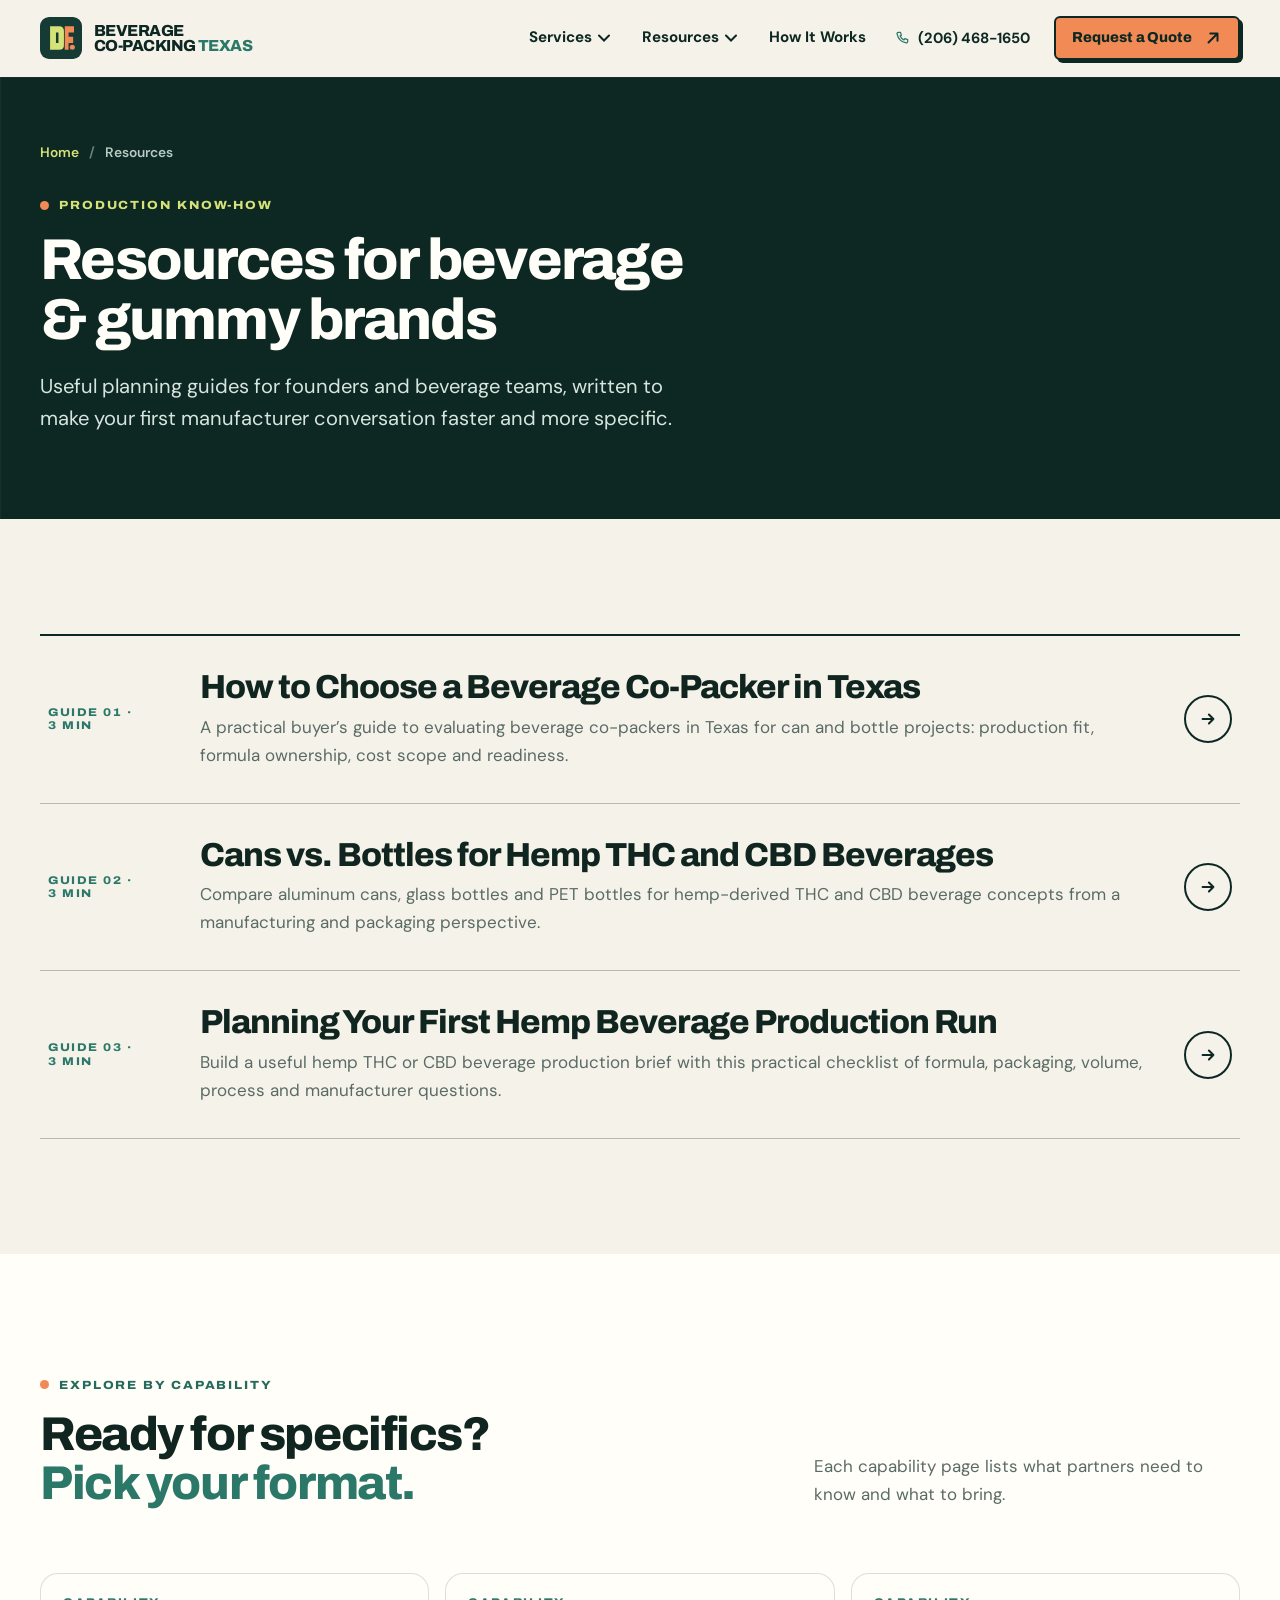
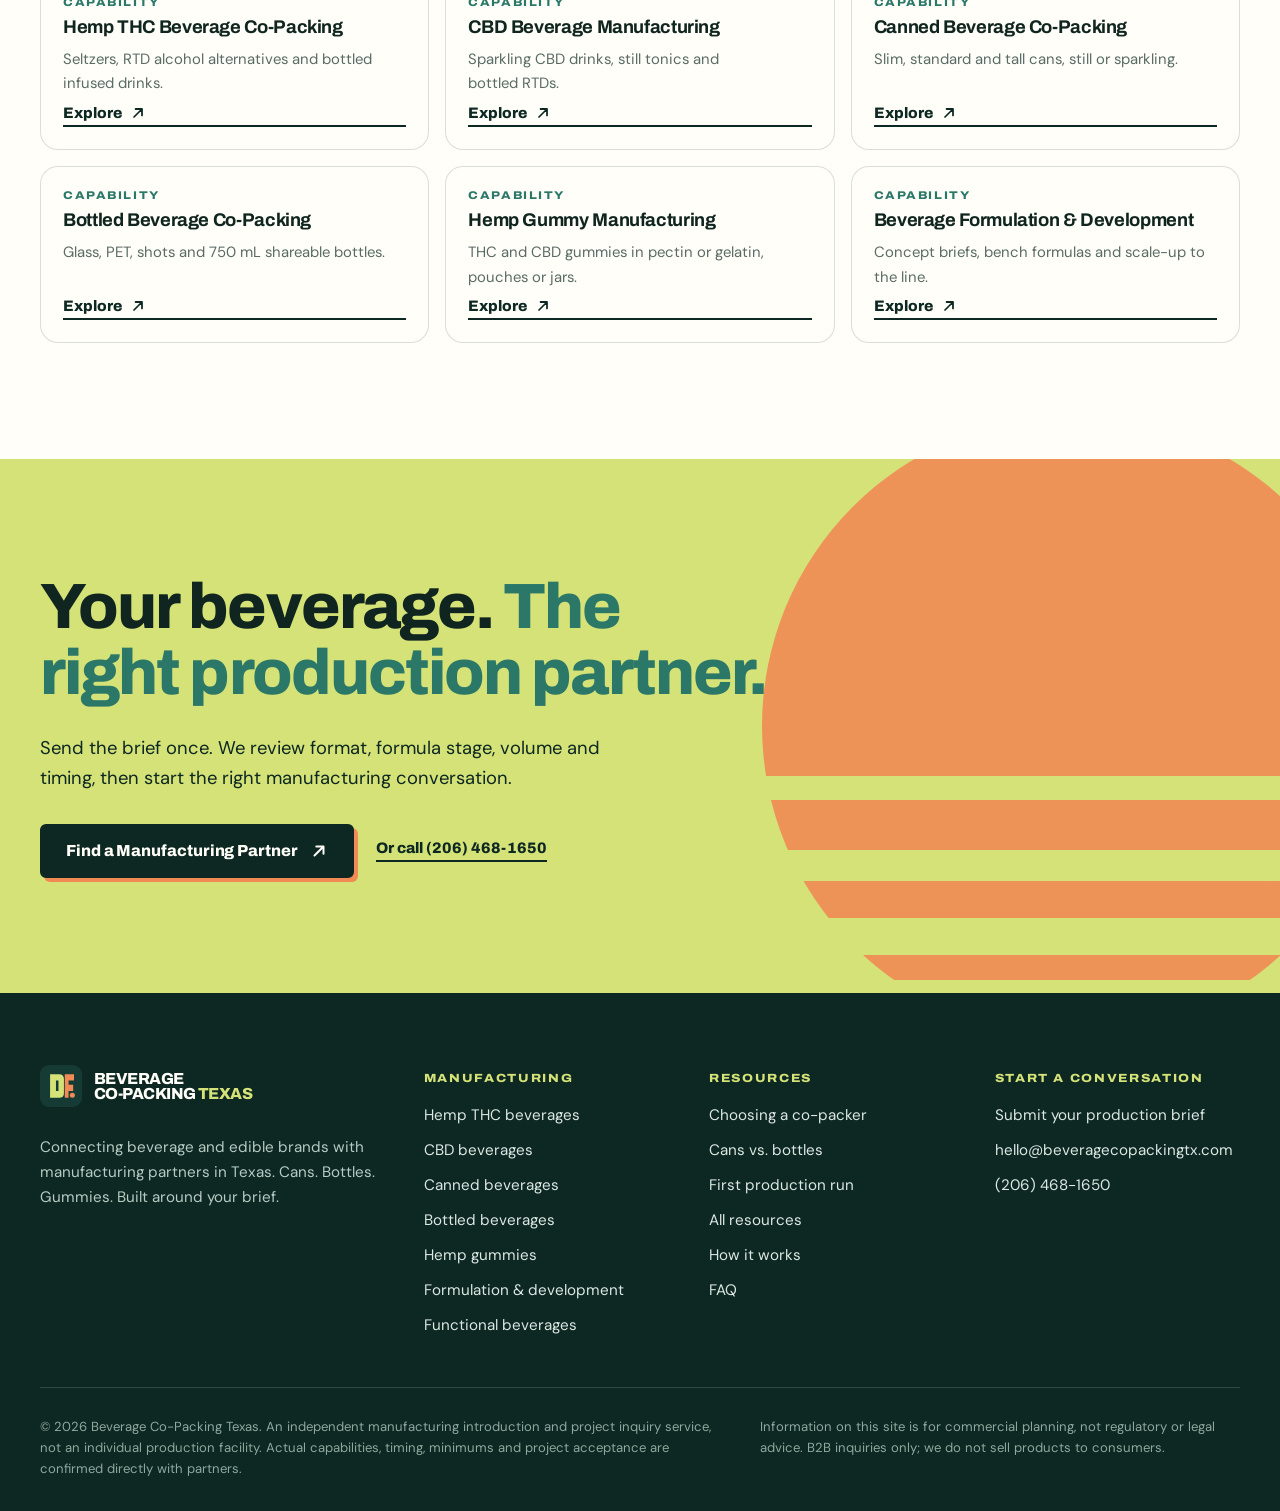
<file: resources/index.html>
<!doctype html>
<html lang="en">
<head>
<meta charset="utf-8">
<meta name="viewport" content="width=device-width, initial-scale=1">
<title>Beverage Co-Packing Resources &amp; Production Guides | Beverage Co-Packing Texas</title>
<meta name="description" content="Practical planning guides for hemp THC and CBD beverage brands: choosing a co-packer, cans vs. bottles, and planning your first production run.">
<link rel="canonical" href="https://beveragecopackingtx.com/resources/">
<meta name="robots" content="index,follow,max-image-preview:large">
<meta name="theme-color" content="#0D2722">
<meta property="og:type" content="website">
<meta property="og:locale" content="en_US">
<meta property="og:site_name" content="Beverage Co-Packing Texas">
<meta property="og:title" content="Beverage Co-Packing Resources &amp; Production Guides | Beverage Co-Packing Texas">
<meta property="og:description" content="Practical planning guides for hemp THC and CBD beverage brands: choosing a co-packer, cans vs. bottles, and planning your first production run.">
<meta property="og:url" content="https://beveragecopackingtx.com/resources/">
<meta property="og:image" content="https://beveragecopackingtx.com/assets/og-image.png">
<meta property="og:image:width" content="1200">
<meta property="og:image:height" content="630">
<meta property="og:image:alt" content="Beverage Co-Packing Texas: hemp THC, CBD, cans, bottles and gummies">
<meta name="twitter:card" content="summary_large_image">
<meta name="twitter:title" content="Beverage Co-Packing Resources &amp; Production Guides | Beverage Co-Packing Texas">
<meta name="twitter:description" content="Practical planning guides for hemp THC and CBD beverage brands: choosing a co-packer, cans vs. bottles, and planning your first production run.">
<meta name="twitter:image" content="https://beveragecopackingtx.com/assets/og-image.png">
<link rel="icon" href="/assets/favicon.svg" type="image/svg+xml">
<link rel="apple-touch-icon" href="/assets/apple-touch-icon.png">
<link rel="preconnect" href="https://fonts.googleapis.com">
<link rel="preconnect" href="https://fonts.gstatic.com" crossorigin>
<link rel="stylesheet" href="https://fonts.googleapis.com/css2?family=Archivo:wdth,wght@75..125,600..900&amp;family=DM+Sans:opsz,wght@9..40,400..700&amp;display=swap">
<link rel="stylesheet" href="/assets/style.css?v=6bac9b36f8">
<script>document.documentElement.classList.add('js')</script>
<script type="application/ld+json">{"@context":"https://schema.org","@graph":[{"@type":"Organization","@id":"https://beveragecopackingtx.com/#organization","name":"Beverage Co-Packing Texas","url":"https://beveragecopackingtx.com/","logo":{"@type":"ImageObject","url":"https://beveragecopackingtx.com/assets/logo-512.png","width":512,"height":512},"image":"https://beveragecopackingtx.com/assets/og-image.png","description":"Independent business-to-business introduction service connecting beverage and gummy brands with potential manufacturing partners in Texas.","email":"hello@beveragecopackingtx.com","telephone":"+12064681650","areaServed":{"@type":"State","name":"Texas"},"knowsAbout":["Hemp beverage co-packing","CBD beverage manufacturing","Canned beverage co-packing","Bottled beverage co-packing","Gummy manufacturing","Beverage formulation"]},{"@type":"CollectionPage","@id":"https://beveragecopackingtx.com/resources/#page","name":"Resources","url":"https://beveragecopackingtx.com/resources/","description":"Practical planning guides for hemp THC and CBD beverage brands: choosing a co-packer, cans vs. bottles, and planning your first production run.","isPartOf":{"@id":"https://beveragecopackingtx.com/#website"},"hasPart":[{"@type":"Article","headline":"How to Choose a Beverage Co-Packer in Texas","url":"https://beveragecopackingtx.com/resources/choosing-a-beverage-copacker.html"},{"@type":"Article","headline":"Cans vs. Bottles for Hemp THC and CBD Beverages","url":"https://beveragecopackingtx.com/resources/cans-vs-bottles.html"},{"@type":"Article","headline":"Planning Your First Hemp Beverage Production Run","url":"https://beveragecopackingtx.com/resources/launching-hemp-beverage.html"}]},{"@type":"BreadcrumbList","itemListElement":[{"@type":"ListItem","position":1,"name":"Home","item":"https://beveragecopackingtx.com/"},{"@type":"ListItem","position":2,"name":"Resources","item":"https://beveragecopackingtx.com/resources/"}]}]}</script>
</head>
<body>
<a class="skip-link" href="#main">Skip to main content</a>
<header class="site-header" id="top">
<div class="container header-inner">
<a class="brand" href="/" aria-label="Beverage Co-Packing Texas home"><img src="/assets/brand-mark.svg" alt="" width="42" height="42"><span class="brand-word" aria-hidden="true"><span>Beverage</span><span>Co-Packing <b>Texas</b></span></span></a>
<nav class="nav" aria-label="Primary">
<div class="nav-item" data-dropdown>
<button class="nav-link" type="button" aria-expanded="false" aria-controls="dd-services">Services <svg class="chev" viewBox="0 0 12 8" aria-hidden="true" focusable="false"><path d="M1 1.5 6 6.5l5-5" fill="none" stroke="currentColor" stroke-width="2" stroke-linecap="round"/></svg></button>
<div class="dropdown" id="dd-services" hidden>
<div class="dropdown-grid"><a class="dd-link" href="/hemp-beverage-co-packing.html"><span class="dd-num" aria-hidden="true">01</span><span class="dd-title">Hemp THC Beverage Co-Packing</span><span class="dd-desc">Seltzers, RTD alcohol alternatives and bottled infused drinks.</span></a><a class="dd-link" href="/cbd-beverage-manufacturing.html"><span class="dd-num" aria-hidden="true">02</span><span class="dd-title">CBD Beverage Manufacturing</span><span class="dd-desc">Sparkling CBD drinks, still tonics and bottled RTDs.</span></a><a class="dd-link" href="/canned-beverage-co-packing.html"><span class="dd-num" aria-hidden="true">03</span><span class="dd-title">Canned Beverage Co-Packing</span><span class="dd-desc">Slim, standard and tall cans, still or sparkling.</span></a><a class="dd-link" href="/bottled-beverage-co-packing.html"><span class="dd-num" aria-hidden="true">04</span><span class="dd-title">Bottled Beverage Co-Packing</span><span class="dd-desc">Glass, PET, shots and 750 mL shareable bottles.</span></a><a class="dd-link" href="/hemp-gummy-co-packing.html"><span class="dd-num" aria-hidden="true">05</span><span class="dd-title">Hemp Gummy Manufacturing</span><span class="dd-desc">THC and CBD gummies in pectin or gelatin, pouches or jars.</span></a><a class="dd-link" href="/beverage-formulation.html"><span class="dd-num" aria-hidden="true">06</span><span class="dd-title">Beverage Formulation & Development</span><span class="dd-desc">Concept briefs, bench formulas and scale-up to the line.</span></a><a class="dd-link" href="/functional-co-packing.html"><span class="dd-num" aria-hidden="true">07</span><span class="dd-title">Functional Beverage Co-Packing</span><span class="dd-desc">Botanical and functional RTDs in cans and bottles.</span></a></div>
<div class="dropdown-foot"><span>Not sure which fits? A brief is enough to start.</span><a href="/#quote">Request a quote →</a></div>
</div>
</div>
<div class="nav-item" data-dropdown>
<button class="nav-link" type="button" aria-expanded="false" aria-controls="dd-resources">Resources <svg class="chev" viewBox="0 0 12 8" aria-hidden="true" focusable="false"><path d="M1 1.5 6 6.5l5-5" fill="none" stroke="currentColor" stroke-width="2" stroke-linecap="round"/></svg></button>
<div class="dropdown" id="dd-resources" hidden>
<div class="dropdown-grid one"><a class="dd-link" href="/resources/choosing-a-beverage-copacker.html"><span class="dd-num" aria-hidden="true">G1</span><span class="dd-title">How to Choose a Beverage Co-Packer in Texas</span><span class="dd-desc">Line fit, ownership, cost scope and the questions that matter.</span></a><a class="dd-link" href="/resources/cans-vs-bottles.html"><span class="dd-num" aria-hidden="true">G2</span><span class="dd-title">Cans vs. Bottles for Hemp THC and CBD Beverages</span><span class="dd-desc">Compare formats from a manufacturing and distribution view.</span></a><a class="dd-link" href="/resources/launching-hemp-beverage.html"><span class="dd-num" aria-hidden="true">G3</span><span class="dd-title">Planning Your First Hemp Beverage Production Run</span><span class="dd-desc">Build a brief that saves time with every facility.</span></a></div>
<div class="dropdown-foot"><span>Production planning guides</span><a href="/resources/" aria-current="page">All resources →</a></div>
</div>
</div>
<a class="nav-link" href="/#process">How It Works</a>
<a class="nav-phone" href="tel:+12064681650"><svg viewBox="0 0 24 24" aria-hidden="true" focusable="false"><path d="M6.6 3.5h3l1.5 4.2-2 1.4a12 12 0 0 0 5.8 5.8l1.4-2 4.2 1.5v3a2 2 0 0 1-2.2 2A17.5 17.5 0 0 1 4.6 5.7a2 2 0 0 1 2-2.2Z" fill="none" stroke="currentColor" stroke-width="1.9" stroke-linejoin="round"/></svg>(206) 468-1650</a>
<a class="btn btn-sm nav-cta" href="/#quote" data-cta="header_quote">Request a Quote <svg viewBox="0 0 20 20" aria-hidden="true" focusable="false"><path d="M5 15 15 5M7 5h8v8" fill="none" stroke="currentColor" stroke-width="2.2" stroke-linecap="round" stroke-linejoin="round"/></svg></a>
</nav>
<a class="btn btn-sm header-quote" href="/#quote" data-cta="header_quote_mobile">Get a Quote</a>
<button class="menu-toggle" type="button" aria-label="Menu" aria-expanded="false" aria-controls="drawer" aria-haspopup="dialog"><span class="menu-toggle-bars" aria-hidden="true"><span></span><span></span><span></span></span><span class="menu-word">Menu</span></button>
</div>
</header>
<main id="main">
<section class="page-hero dark deep grid-bg" aria-labelledby="page-title">
<div class="container"><div class="page-hero-copy" style="max-width:860px">
<nav class="breadcrumb" aria-label="Breadcrumb"><ol><li><a href="/">Home</a></li><li><span aria-current="page">Resources</span></li></ol></nav>
<p class="eyebrow">Production know-how</p>
<h1 id="page-title">Resources for beverage &amp; gummy brands</h1>
<p class="lead">Useful planning guides for founders and beverage teams, written to make your first manufacturer conversation faster and more specific.</p>
</div></div>
</section>
<section class="section"><div class="container">
<ul class="hub-list">
<li data-reveal><a href="/resources/choosing-a-beverage-copacker.html"><span class="label">Guide 01 · 3 min</span><span><h2>How to Choose a Beverage Co-Packer in Texas</h2><p>A practical buyer’s guide to evaluating beverage co-packers in Texas for can and bottle projects: production fit, formula ownership, cost scope and readiness.</p></span><span class="cap-go" aria-hidden="true"><svg viewBox="0 0 20 20" aria-hidden="true" focusable="false"><path d="M4 10h12M11 5l5 5-5 5" fill="none" stroke="currentColor" stroke-width="2.2" stroke-linecap="round" stroke-linejoin="round"/></svg></span></a></li>
<li data-reveal><a href="/resources/cans-vs-bottles.html"><span class="label">Guide 02 · 3 min</span><span><h2>Cans vs. Bottles for Hemp THC and CBD Beverages</h2><p>Compare aluminum cans, glass bottles and PET bottles for hemp-derived THC and CBD beverage concepts from a manufacturing and packaging perspective.</p></span><span class="cap-go" aria-hidden="true"><svg viewBox="0 0 20 20" aria-hidden="true" focusable="false"><path d="M4 10h12M11 5l5 5-5 5" fill="none" stroke="currentColor" stroke-width="2.2" stroke-linecap="round" stroke-linejoin="round"/></svg></span></a></li>
<li data-reveal><a href="/resources/launching-hemp-beverage.html"><span class="label">Guide 03 · 3 min</span><span><h2>Planning Your First Hemp Beverage Production Run</h2><p>Build a useful hemp THC or CBD beverage production brief with this practical checklist of formula, packaging, volume, process and manufacturer questions.</p></span><span class="cap-go" aria-hidden="true"><svg viewBox="0 0 20 20" aria-hidden="true" focusable="false"><path d="M4 10h12M11 5l5 5-5 5" fill="none" stroke="currentColor" stroke-width="2.2" stroke-linecap="round" stroke-linejoin="round"/></svg></span></a></li>
</ul>
</div></section>
<section class="section paper" aria-labelledby="by-cap"><div class="container">
<div class="section-head"><div><p class="eyebrow">Explore by capability</p><h2 id="by-cap">Ready for specifics? <em>Pick your format.</em></h2></div><p>Each capability page lists what partners need to know and what to bring.</p></div>
<div class="related"><a href="/hemp-beverage-co-packing.html"><span class="label">Capability</span><h3>Hemp THC Beverage Co-Packing</h3><p>Seltzers, RTD alcohol alternatives and bottled infused drinks.</p><span class="link-arrow">Explore <svg viewBox="0 0 20 20" aria-hidden="true" focusable="false"><path d="M5 15 15 5M7 5h8v8" fill="none" stroke="currentColor" stroke-width="2.2" stroke-linecap="round" stroke-linejoin="round"/></svg></span></a><a href="/cbd-beverage-manufacturing.html"><span class="label">Capability</span><h3>CBD Beverage Manufacturing</h3><p>Sparkling CBD drinks, still tonics and bottled RTDs.</p><span class="link-arrow">Explore <svg viewBox="0 0 20 20" aria-hidden="true" focusable="false"><path d="M5 15 15 5M7 5h8v8" fill="none" stroke="currentColor" stroke-width="2.2" stroke-linecap="round" stroke-linejoin="round"/></svg></span></a><a href="/canned-beverage-co-packing.html"><span class="label">Capability</span><h3>Canned Beverage Co-Packing</h3><p>Slim, standard and tall cans, still or sparkling.</p><span class="link-arrow">Explore <svg viewBox="0 0 20 20" aria-hidden="true" focusable="false"><path d="M5 15 15 5M7 5h8v8" fill="none" stroke="currentColor" stroke-width="2.2" stroke-linecap="round" stroke-linejoin="round"/></svg></span></a><a href="/bottled-beverage-co-packing.html"><span class="label">Capability</span><h3>Bottled Beverage Co-Packing</h3><p>Glass, PET, shots and 750 mL shareable bottles.</p><span class="link-arrow">Explore <svg viewBox="0 0 20 20" aria-hidden="true" focusable="false"><path d="M5 15 15 5M7 5h8v8" fill="none" stroke="currentColor" stroke-width="2.2" stroke-linecap="round" stroke-linejoin="round"/></svg></span></a><a href="/hemp-gummy-co-packing.html"><span class="label">Capability</span><h3>Hemp Gummy Manufacturing</h3><p>THC and CBD gummies in pectin or gelatin, pouches or jars.</p><span class="link-arrow">Explore <svg viewBox="0 0 20 20" aria-hidden="true" focusable="false"><path d="M5 15 15 5M7 5h8v8" fill="none" stroke="currentColor" stroke-width="2.2" stroke-linecap="round" stroke-linejoin="round"/></svg></span></a><a href="/beverage-formulation.html"><span class="label">Capability</span><h3>Beverage Formulation & Development</h3><p>Concept briefs, bench formulas and scale-up to the line.</p><span class="link-arrow">Explore <svg viewBox="0 0 20 20" aria-hidden="true" focusable="false"><path d="M5 15 15 5M7 5h8v8" fill="none" stroke="currentColor" stroke-width="2.2" stroke-linecap="round" stroke-linejoin="round"/></svg></span></a></div>
</div></section>
<section class="final-cta" aria-labelledby="final-cta-title">
<div class="container final-inner" data-reveal>
<h2 id="final-cta-title">Your beverage. <em>The right production partner.</em></h2>
<p>Send the brief once. We review format, formula stage, volume and timing, then start the right manufacturing conversation.</p>
<div class="actions"><a class="btn" href="/#quote" data-cta="final_cta">Find a Manufacturing Partner <svg viewBox="0 0 20 20" aria-hidden="true" focusable="false"><path d="M5 15 15 5M7 5h8v8" fill="none" stroke="currentColor" stroke-width="2.2" stroke-linecap="round" stroke-linejoin="round"/></svg></a><a class="link-arrow" href="tel:+12064681650">Or call (206) 468-1650</a></div>
</div>
</section>
</main>
<footer class="footer">
<div class="container footer-top">
<div><a class="brand" href="/" aria-label="Beverage Co-Packing Texas home"><img src="/assets/brand-mark.svg" alt="" width="42" height="42"><span class="brand-word" aria-hidden="true"><span>Beverage</span><span>Co-Packing <b>Texas</b></span></span></a><p class="footer-intro">Connecting beverage and edible brands with manufacturing partners in Texas. Cans. Bottles. Gummies. Built around your brief.</p></div>
<div><h2>Manufacturing</h2><ul><li><a href="/hemp-beverage-co-packing.html">Hemp THC beverages</a></li><li><a href="/cbd-beverage-manufacturing.html">CBD beverages</a></li><li><a href="/canned-beverage-co-packing.html">Canned beverages</a></li><li><a href="/bottled-beverage-co-packing.html">Bottled beverages</a></li><li><a href="/hemp-gummy-co-packing.html">Hemp gummies</a></li><li><a href="/beverage-formulation.html">Formulation & development</a></li><li><a href="/functional-co-packing.html">Functional beverages</a></li></ul></div>
<div><h2>Resources</h2><ul><li><a href="/resources/choosing-a-beverage-copacker.html">Choosing a co-packer</a></li><li><a href="/resources/cans-vs-bottles.html">Cans vs. bottles</a></li><li><a href="/resources/launching-hemp-beverage.html">First production run</a></li><li><a href="/resources/">All resources</a></li><li><a href="/#process">How it works</a></li><li><a href="/#faq">FAQ</a></li></ul></div>
<div><h2>Start a conversation</h2><ul><li><a href="/#quote">Submit your production brief</a></li><li><a href="mailto:hello@beveragecopackingtx.com">hello@beveragecopackingtx.com</a></li><li><a href="tel:+12064681650">(206) 468-1650</a></li></ul></div>
</div>
<div class="container footer-bottom">
<p>© <span data-year>2026</span> Beverage Co-Packing Texas. An independent manufacturing introduction and project inquiry service, not an individual production facility. Actual capabilities, timing, minimums and project acceptance are confirmed directly with partners.</p>
<p>Information on this site is for commercial planning, not regulatory or legal advice. B2B inquiries only; we do not sell products to consumers.</p>
</div>
</footer>
<div class="drawer" id="drawer" role="dialog" aria-modal="true" aria-label="Site menu" hidden>
<div class="drawer-backdrop" data-drawer-close></div>
<div class="drawer-panel">
<div class="drawer-head"><a class="brand" href="/" aria-label="Beverage Co-Packing Texas home" tabindex="-1"><img src="/assets/brand-mark.svg" alt="" width="42" height="42"><span class="brand-word" aria-hidden="true"><span>Beverage</span><span>Co-Packing <b>Texas</b></span></span></a><button class="drawer-close" type="button" data-drawer-close aria-label="Close menu"><svg viewBox="0 0 20 20" aria-hidden="true" focusable="false"><path d="m4 4 12 12M16 4 4 16" stroke="currentColor" stroke-width="2.2" stroke-linecap="round"/></svg></button></div>
<div class="drawer-body">
<div class="drawer-section"><button class="drawer-toggle" type="button" aria-expanded="false" aria-controls="dr-services">Services <svg class="chev" viewBox="0 0 12 8" aria-hidden="true" focusable="false"><path d="M1 1.5 6 6.5l5-5" fill="none" stroke="currentColor" stroke-width="2" stroke-linecap="round"/></svg></button><div class="drawer-sub" id="dr-services" hidden><a href="/hemp-beverage-co-packing.html">Hemp THC Beverage Co-Packing</a><a href="/cbd-beverage-manufacturing.html">CBD Beverage Manufacturing</a><a href="/canned-beverage-co-packing.html">Canned Beverage Co-Packing</a><a href="/bottled-beverage-co-packing.html">Bottled Beverage Co-Packing</a><a href="/hemp-gummy-co-packing.html">Hemp Gummy Manufacturing</a><a href="/beverage-formulation.html">Beverage Formulation & Development</a><a href="/functional-co-packing.html">Functional Beverage Co-Packing</a></div></div>
<div class="drawer-section"><button class="drawer-toggle" type="button" aria-expanded="true" aria-controls="dr-resources">Resources <svg class="chev" viewBox="0 0 12 8" aria-hidden="true" focusable="false"><path d="M1 1.5 6 6.5l5-5" fill="none" stroke="currentColor" stroke-width="2" stroke-linecap="round"/></svg></button><div class="drawer-sub" id="dr-resources"><a href="/resources/choosing-a-beverage-copacker.html">Choosing a co-packer</a><a href="/resources/cans-vs-bottles.html">Cans vs. bottles</a><a href="/resources/launching-hemp-beverage.html">First production run</a><a href="/resources/" aria-current="page">All resources</a></div></div>
<div class="drawer-section"><a class="drawer-link" href="/#process">How It Works</a></div>
<div class="drawer-section"><a class="drawer-link" href="/#faq">FAQ</a></div>
</div>
<div class="drawer-foot">
<a class="btn btn-block" href="/#quote" data-cta="drawer_quote">Request a Quote <svg viewBox="0 0 20 20" aria-hidden="true" focusable="false"><path d="M5 15 15 5M7 5h8v8" fill="none" stroke="currentColor" stroke-width="2.2" stroke-linecap="round" stroke-linejoin="round"/></svg></a>
<a href="tel:+12064681650">(206) 468-1650</a>
<a href="mailto:hello@beveragecopackingtx.com">hello@beveragecopackingtx.com</a>
</div>
</div>
</div>
<div class="mobile-cta" data-mobile-cta aria-hidden="true"><a class="btn" href="/#quote" tabindex="-1" data-cta="sticky_quote">Request a Quote <svg viewBox="0 0 20 20" aria-hidden="true" focusable="false"><path d="M5 15 15 5M7 5h8v8" fill="none" stroke="currentColor" stroke-width="2.2" stroke-linecap="round" stroke-linejoin="round"/></svg></a><a class="call" href="tel:+12064681650" tabindex="-1" aria-label="Call (206) 468-1650"><svg viewBox="0 0 24 24" aria-hidden="true" focusable="false"><path d="M6.6 3.5h3l1.5 4.2-2 1.4a12 12 0 0 0 5.8 5.8l1.4-2 4.2 1.5v3a2 2 0 0 1-2.2 2A17.5 17.5 0 0 1 4.6 5.7a2 2 0 0 1 2-2.2Z" fill="none" stroke="currentColor" stroke-width="1.9" stroke-linejoin="round"/></svg></a></div>
<script src="/assets/config.js?v=28feb0f563"></script>
<script src="/assets/site.js?v=f57e12b3c7" defer></script>
</body>
</html>
</file>
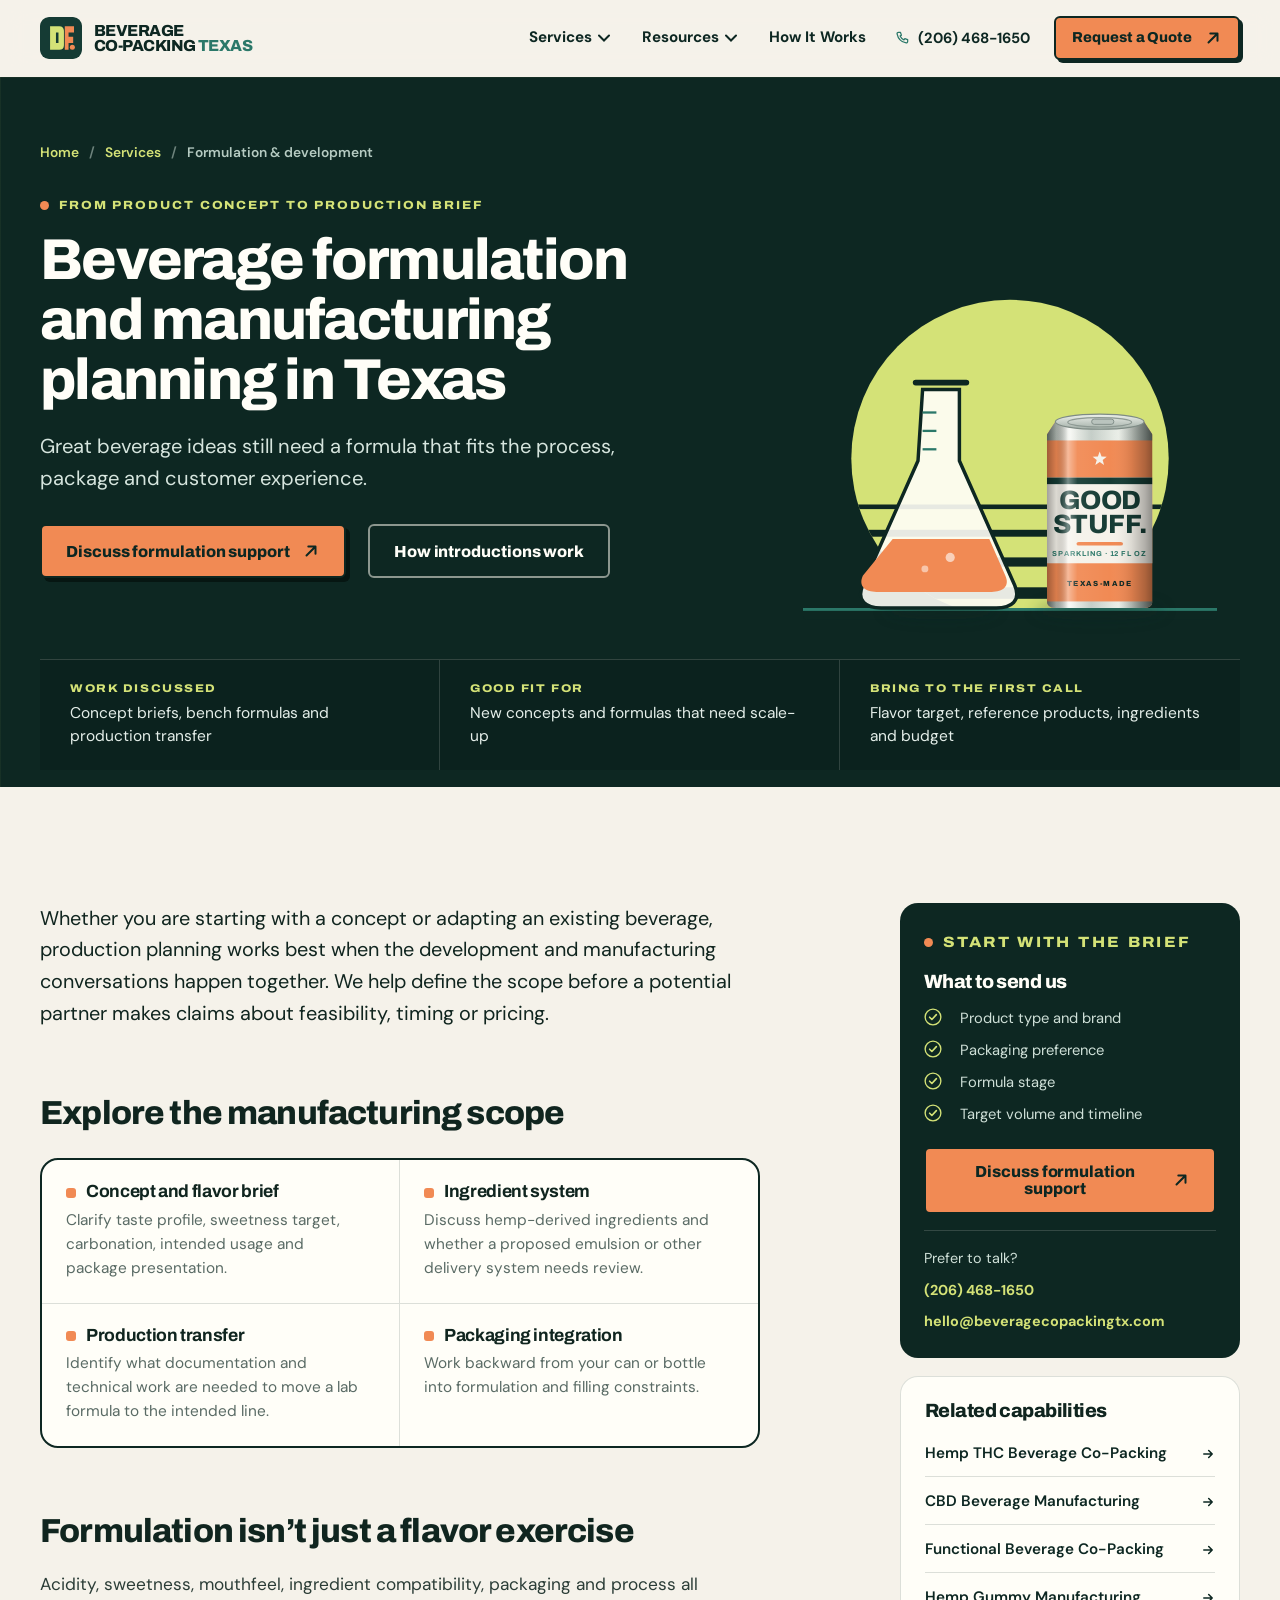
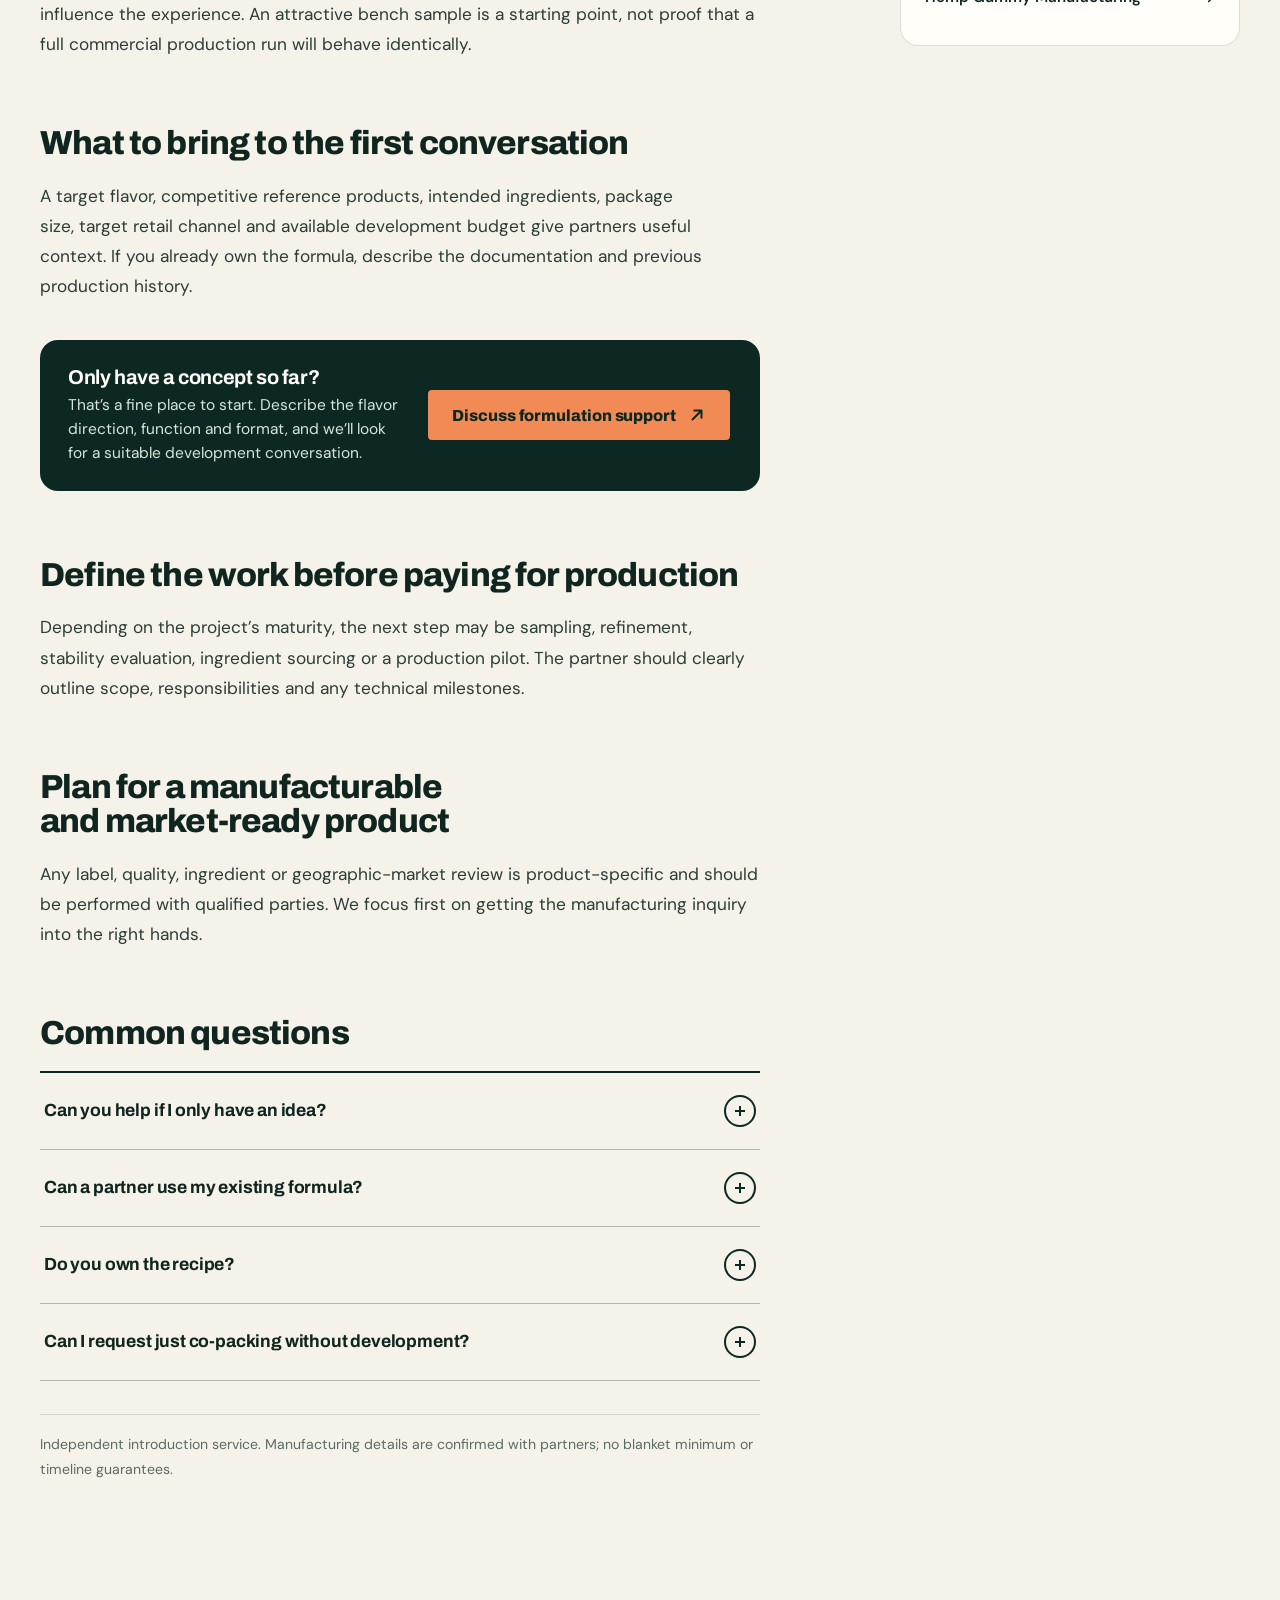
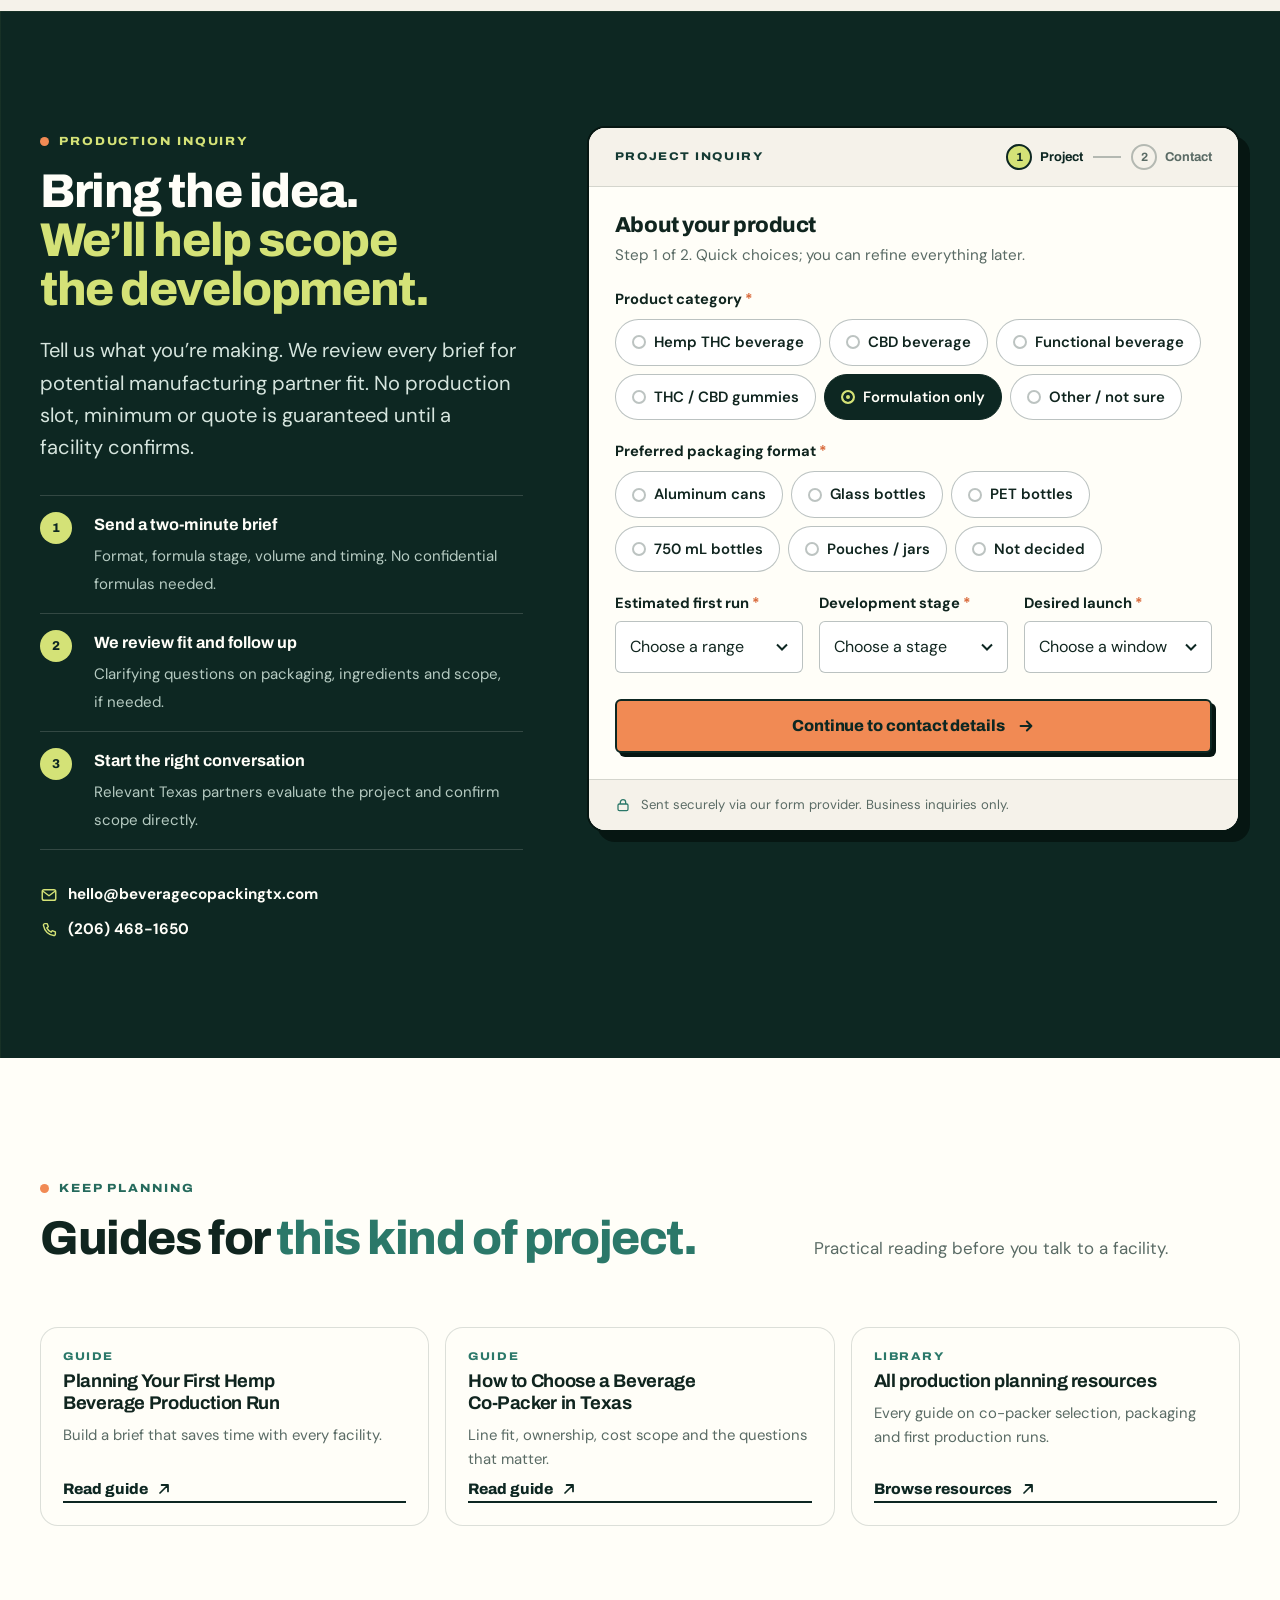
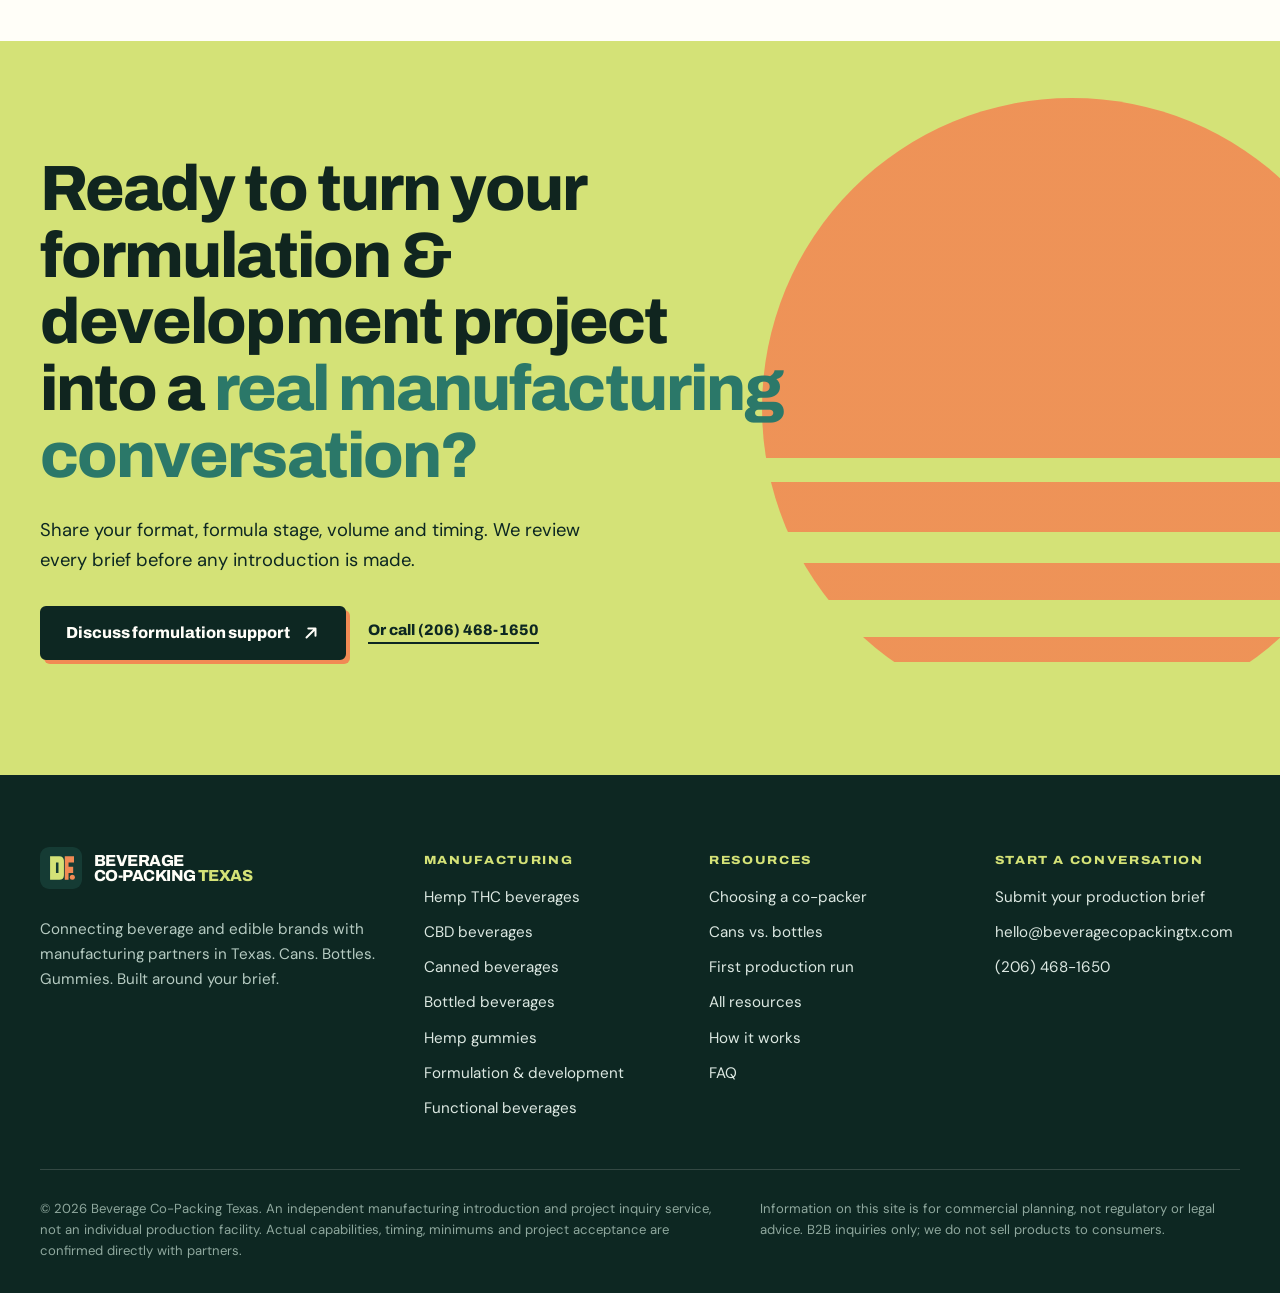
<file: beverage-formulation.html>
<!doctype html>
<html lang="en">
<head>
<meta charset="utf-8">
<meta name="viewport" content="width=device-width, initial-scale=1">
<title>Beverage Formulation &amp; Co-Manufacturing Texas | THC &amp; CBD</title>
<meta name="description" content="Need THC or CBD beverage formulation, scale-up or production transfer? Submit your concept and explore Texas partners for development and co-packing.">
<link rel="canonical" href="https://beveragecopackingtx.com/beverage-formulation.html">
<meta name="robots" content="index,follow,max-image-preview:large">
<meta name="theme-color" content="#0D2722">
<meta property="og:type" content="website">
<meta property="og:locale" content="en_US">
<meta property="og:site_name" content="Beverage Co-Packing Texas">
<meta property="og:title" content="Beverage Formulation &amp; Co-Manufacturing Texas | THC &amp; CBD">
<meta property="og:description" content="Need THC or CBD beverage formulation, scale-up or production transfer? Submit your concept and explore Texas partners for development and co-packing.">
<meta property="og:url" content="https://beveragecopackingtx.com/beverage-formulation.html">
<meta property="og:image" content="https://beveragecopackingtx.com/assets/og-image.png">
<meta property="og:image:width" content="1200">
<meta property="og:image:height" content="630">
<meta property="og:image:alt" content="Beverage Co-Packing Texas: hemp THC, CBD, cans, bottles and gummies">
<meta name="twitter:card" content="summary_large_image">
<meta name="twitter:title" content="Beverage Formulation &amp; Co-Manufacturing Texas | THC &amp; CBD">
<meta name="twitter:description" content="Need THC or CBD beverage formulation, scale-up or production transfer? Submit your concept and explore Texas partners for development and co-packing.">
<meta name="twitter:image" content="https://beveragecopackingtx.com/assets/og-image.png">
<link rel="icon" href="/assets/favicon.svg" type="image/svg+xml">
<link rel="apple-touch-icon" href="/assets/apple-touch-icon.png">
<link rel="preconnect" href="https://fonts.googleapis.com">
<link rel="preconnect" href="https://fonts.gstatic.com" crossorigin>
<link rel="stylesheet" href="https://fonts.googleapis.com/css2?family=Archivo:wdth,wght@75..125,600..900&amp;family=DM+Sans:opsz,wght@9..40,400..700&amp;display=swap">
<link rel="stylesheet" href="/assets/style.css?v=6bac9b36f8">
<script>document.documentElement.classList.add('js')</script>
<script type="application/ld+json">{"@context":"https://schema.org","@graph":[{"@type":"Organization","@id":"https://beveragecopackingtx.com/#organization","name":"Beverage Co-Packing Texas","url":"https://beveragecopackingtx.com/","logo":{"@type":"ImageObject","url":"https://beveragecopackingtx.com/assets/logo-512.png","width":512,"height":512},"image":"https://beveragecopackingtx.com/assets/og-image.png","description":"Independent business-to-business introduction service connecting beverage and gummy brands with potential manufacturing partners in Texas.","email":"hello@beveragecopackingtx.com","telephone":"+12064681650","areaServed":{"@type":"State","name":"Texas"},"knowsAbout":["Hemp beverage co-packing","CBD beverage manufacturing","Canned beverage co-packing","Bottled beverage co-packing","Gummy manufacturing","Beverage formulation"]},{"@type":"Service","@id":"https://beveragecopackingtx.com/beverage-formulation.html#service","name":"Beverage formulation and manufacturing planning in Texas","serviceType":"Manufacturing partner introduction","provider":{"@id":"https://beveragecopackingtx.com/#organization"},"areaServed":{"@type":"State","name":"Texas"},"description":"Need THC or CBD beverage formulation, scale-up or production transfer? Submit your concept and explore Texas partners for development and co-packing.","url":"https://beveragecopackingtx.com/beverage-formulation.html"},{"@type":"BreadcrumbList","itemListElement":[{"@type":"ListItem","position":1,"name":"Home","item":"https://beveragecopackingtx.com/"},{"@type":"ListItem","position":2,"name":"Formulation & development","item":"https://beveragecopackingtx.com/beverage-formulation.html"}]},{"@type":"FAQPage","@id":"https://beveragecopackingtx.com/beverage-formulation.html#faq","mainEntity":[{"@type":"Question","name":"Can you help if I only have an idea?","acceptedAnswer":{"@type":"Answer","text":"Yes. Describe the product concept and desired format; we can look for a suitable development conversation."}},{"@type":"Question","name":"Can a partner use my existing formula?","acceptedAnswer":{"@type":"Answer","text":"Potentially. Formulas and ingredients are assessed for compatibility and required scale-up work."}},{"@type":"Question","name":"Do you own the recipe?","acceptedAnswer":{"@type":"Answer","text":"Ownership and intellectual-property terms are determined between the brand and selected partner through their agreement."}},{"@type":"Question","name":"Can I request just co-packing without development?","acceptedAnswer":{"@type":"Answer","text":"Yes. Specify that your formula is production-ready and describe the required filling and packaging scope."}}]}]}</script>
</head>
<body>
<a class="skip-link" href="#main">Skip to main content</a>
<header class="site-header" id="top">
<div class="container header-inner">
<a class="brand" href="/" aria-label="Beverage Co-Packing Texas home"><img src="/assets/brand-mark.svg" alt="" width="42" height="42"><span class="brand-word" aria-hidden="true"><span>Beverage</span><span>Co-Packing <b>Texas</b></span></span></a>
<nav class="nav" aria-label="Primary">
<div class="nav-item" data-dropdown>
<button class="nav-link" type="button" aria-expanded="false" aria-controls="dd-services">Services <svg class="chev" viewBox="0 0 12 8" aria-hidden="true" focusable="false"><path d="M1 1.5 6 6.5l5-5" fill="none" stroke="currentColor" stroke-width="2" stroke-linecap="round"/></svg></button>
<div class="dropdown" id="dd-services" hidden>
<div class="dropdown-grid"><a class="dd-link" href="/hemp-beverage-co-packing.html"><span class="dd-num" aria-hidden="true">01</span><span class="dd-title">Hemp THC Beverage Co-Packing</span><span class="dd-desc">Seltzers, RTD alcohol alternatives and bottled infused drinks.</span></a><a class="dd-link" href="/cbd-beverage-manufacturing.html"><span class="dd-num" aria-hidden="true">02</span><span class="dd-title">CBD Beverage Manufacturing</span><span class="dd-desc">Sparkling CBD drinks, still tonics and bottled RTDs.</span></a><a class="dd-link" href="/canned-beverage-co-packing.html"><span class="dd-num" aria-hidden="true">03</span><span class="dd-title">Canned Beverage Co-Packing</span><span class="dd-desc">Slim, standard and tall cans, still or sparkling.</span></a><a class="dd-link" href="/bottled-beverage-co-packing.html"><span class="dd-num" aria-hidden="true">04</span><span class="dd-title">Bottled Beverage Co-Packing</span><span class="dd-desc">Glass, PET, shots and 750 mL shareable bottles.</span></a><a class="dd-link" href="/hemp-gummy-co-packing.html"><span class="dd-num" aria-hidden="true">05</span><span class="dd-title">Hemp Gummy Manufacturing</span><span class="dd-desc">THC and CBD gummies in pectin or gelatin, pouches or jars.</span></a><a class="dd-link" href="/beverage-formulation.html" aria-current="page"><span class="dd-num" aria-hidden="true">06</span><span class="dd-title">Beverage Formulation & Development</span><span class="dd-desc">Concept briefs, bench formulas and scale-up to the line.</span></a><a class="dd-link" href="/functional-co-packing.html"><span class="dd-num" aria-hidden="true">07</span><span class="dd-title">Functional Beverage Co-Packing</span><span class="dd-desc">Botanical and functional RTDs in cans and bottles.</span></a></div>
<div class="dropdown-foot"><span>Not sure which fits? A brief is enough to start.</span><a href="#quote">Request a quote →</a></div>
</div>
</div>
<div class="nav-item" data-dropdown>
<button class="nav-link" type="button" aria-expanded="false" aria-controls="dd-resources">Resources <svg class="chev" viewBox="0 0 12 8" aria-hidden="true" focusable="false"><path d="M1 1.5 6 6.5l5-5" fill="none" stroke="currentColor" stroke-width="2" stroke-linecap="round"/></svg></button>
<div class="dropdown" id="dd-resources" hidden>
<div class="dropdown-grid one"><a class="dd-link" href="/resources/choosing-a-beverage-copacker.html"><span class="dd-num" aria-hidden="true">G1</span><span class="dd-title">How to Choose a Beverage Co-Packer in Texas</span><span class="dd-desc">Line fit, ownership, cost scope and the questions that matter.</span></a><a class="dd-link" href="/resources/cans-vs-bottles.html"><span class="dd-num" aria-hidden="true">G2</span><span class="dd-title">Cans vs. Bottles for Hemp THC and CBD Beverages</span><span class="dd-desc">Compare formats from a manufacturing and distribution view.</span></a><a class="dd-link" href="/resources/launching-hemp-beverage.html"><span class="dd-num" aria-hidden="true">G3</span><span class="dd-title">Planning Your First Hemp Beverage Production Run</span><span class="dd-desc">Build a brief that saves time with every facility.</span></a></div>
<div class="dropdown-foot"><span>Production planning guides</span><a href="/resources/">All resources →</a></div>
</div>
</div>
<a class="nav-link" href="/#process">How It Works</a>
<a class="nav-phone" href="tel:+12064681650"><svg viewBox="0 0 24 24" aria-hidden="true" focusable="false"><path d="M6.6 3.5h3l1.5 4.2-2 1.4a12 12 0 0 0 5.8 5.8l1.4-2 4.2 1.5v3a2 2 0 0 1-2.2 2A17.5 17.5 0 0 1 4.6 5.7a2 2 0 0 1 2-2.2Z" fill="none" stroke="currentColor" stroke-width="1.9" stroke-linejoin="round"/></svg>(206) 468-1650</a>
<a class="btn btn-sm nav-cta" href="#quote" data-cta="header_quote">Request a Quote <svg viewBox="0 0 20 20" aria-hidden="true" focusable="false"><path d="M5 15 15 5M7 5h8v8" fill="none" stroke="currentColor" stroke-width="2.2" stroke-linecap="round" stroke-linejoin="round"/></svg></a>
</nav>
<a class="btn btn-sm header-quote" href="#quote" data-cta="header_quote_mobile">Get a Quote</a>
<button class="menu-toggle" type="button" aria-label="Menu" aria-expanded="false" aria-controls="drawer" aria-haspopup="dialog"><span class="menu-toggle-bars" aria-hidden="true"><span></span><span></span><span></span></span><span class="menu-word">Menu</span></button>
</div>
</header>
<main id="main">
<section class="page-hero dark deep grid-bg" aria-labelledby="page-title">
<div class="container page-hero-grid">
<div class="page-hero-copy">
<nav class="breadcrumb" aria-label="Breadcrumb"><ol><li><a href="/">Home</a></li><li><a href="/#capabilities">Services</a></li><li><span aria-current="page">Formulation & development</span></li></ol></nav>
<p class="eyebrow">From product concept to production brief</p>
<h1 id="page-title">Beverage formulation and manufacturing planning in Texas</h1>
<p class="lead">Great beverage ideas still need a formula that fits the process, package and customer experience.</p>
<div class="actions"><a class="btn" href="#quote" data-cta="service_hero">Discuss formulation support <svg viewBox="0 0 20 20" aria-hidden="true" focusable="false"><path d="M5 15 15 5M7 5h8v8" fill="none" stroke="currentColor" stroke-width="2.2" stroke-linecap="round" stroke-linejoin="round"/></svg></a><a class="btn btn-ghost" href="/#process">How introductions work</a></div>
</div>
<div class="page-hero-art"><svg class="service-art" viewBox="0 0 400 330" xmlns="http://www.w3.org/2000/svg" aria-hidden="true" focusable="false"><defs>
<linearGradient id="sa-cyl" x1="0" x2="1"><stop offset="0" stop-color="#000" stop-opacity=".34"/><stop offset=".09" stop-color="#000" stop-opacity=".1"/><stop offset=".2" stop-color="#fff" stop-opacity=".42"/><stop offset=".29" stop-color="#fff" stop-opacity=".06"/><stop offset=".6" stop-color="#fff" stop-opacity="0"/><stop offset=".8" stop-color="#000" stop-opacity=".1"/><stop offset=".93" stop-color="#000" stop-opacity=".28"/><stop offset="1" stop-color="#000" stop-opacity=".42"/></linearGradient>
<linearGradient id="sa-metal" x1="0" x2="1"><stop offset="0" stop-color="#7F8C86"/><stop offset=".22" stop-color="#F3F5EF"/><stop offset=".42" stop-color="#C3CCC6"/><stop offset=".68" stop-color="#EDF1EA"/><stop offset="1" stop-color="#76837D"/></linearGradient>
<linearGradient id="sa-lid" x1="0" y1="0" x2="0" y2="1"><stop offset="0" stop-color="#EEF2EC"/><stop offset="1" stop-color="#A3AFA8"/></linearGradient>
<linearGradient id="sa-green" x1="0" x2="1"><stop offset="0" stop-color="#0B2A23"/><stop offset=".16" stop-color="#245F51"/><stop offset=".25" stop-color="#7DBBA7"/><stop offset=".33" stop-color="#2E7C69"/><stop offset=".72" stop-color="#1C574A"/><stop offset=".9" stop-color="#103B32"/><stop offset="1" stop-color="#08201B"/></linearGradient>
<linearGradient id="sa-amber" x1="0" x2="1"><stop offset="0" stop-color="#4B210B"/><stop offset=".16" stop-color="#A9551F"/><stop offset=".25" stop-color="#F4B07A"/><stop offset=".33" stop-color="#C4672C"/><stop offset=".75" stop-color="#8E4418"/><stop offset="1" stop-color="#40190A"/></linearGradient>
<linearGradient id="sa-clear" x1="0" x2="1"><stop offset="0" stop-color="#C9D6CF" stop-opacity=".9"/><stop offset=".22" stop-color="#fff" stop-opacity=".95"/><stop offset=".34" stop-color="#E8EFEA" stop-opacity=".7"/><stop offset=".8" stop-color="#DCE6E0" stop-opacity=".75"/><stop offset="1" stop-color="#AFC0B7" stop-opacity=".95"/></linearGradient>
<filter id="sa-blur" x="-50%" y="-200%" width="200%" height="500%"><feGaussianBlur stdDeviation="6"/></filter>
</defs><circle cx="200" cy="170" r="138" fill="#D4E277"/><g clip-path="url(#sa-sun)"><rect x="40" y="210" width="320" height="4" fill="#0D2722"/><rect x="40" y="232" width="320" height="6" fill="#0D2722"/><rect x="40" y="256" width="320" height="8" fill="#0D2722"/><rect x="40" y="282" width="320" height="10" fill="#0D2722"/></g><clipPath id="sa-sun"><circle cx="200" cy="170" r="138"/></clipPath><rect x="20" y="300" width="360" height="10" rx="3" fill="#0D2722"/><rect x="20" y="300" width="360" height="2.5" fill="#2B7869"/><g><ellipse cx="140" cy="302" rx="50" ry="8" fill="#0D2722" opacity="0.28" filter="url(#sa-blur)"/><path d="M124 110h32v62l48 108c6 14-3 20-16 20H88c-13 0-22-6-16-20l48-108Z" fill="#FFFEF8" fill-opacity=".9" stroke="#0D2722" stroke-width="3"/><path d="M98 240h84l14 32c4 9-2 14-12 14H84c-10 0-16-5-12-14Z" fill="#F18A54"/><path d="M118 104h44" stroke="#0D2722" stroke-width="5" stroke-linecap="round"/><path d="M124 130h12" stroke="#2B7869" stroke-width="2"/><path d="M124 146h12" stroke="#2B7869" stroke-width="2"/><path d="M124 162h12" stroke="#2B7869" stroke-width="2"/><circle cx="148" cy="256" r="4" fill="#fff" opacity=".6"/><circle cx="126" cy="266" r="3" fill="#fff" opacity=".5"/></g><g>
<ellipse cx="278" cy="302" rx="57" ry="8.8" fill="#0D2722" opacity="0.28" filter="url(#sa-blur)"/>
<clipPath id="sa-c232"><path d="M239.4 138H316.6L324 149.3V293.5Q324 300 316.6 300H239.4Q232 300 232 293.5V149.3Z"/></clipPath>
<g clip-path="url(#sa-c232)">
<rect x="232" y="138" width="92" height="162" fill="#F18A54"/>
<rect x="232" y="186.6" width="92" height="74.5" fill="#F5F2EA"/>
<rect x="232" y="186.6" width="92" height="5.7" fill="#153B34"/>
<text x="278" y="214.1" text-anchor="middle" font-family="Archivo, 'Arial Narrow', Arial, sans-serif" font-weight="800" font-size="23" letter-spacing="-0.5" fill="#153B34">GOOD</text>
<text x="278" y="235.2" text-anchor="middle" font-family="Archivo, 'Arial Narrow', Arial, sans-serif" font-weight="800" font-size="23" letter-spacing="-0.5" fill="#153B34">STUFF.</text>
<rect x="257.8" y="242.5" width="40.5" height="3.2" rx="2" fill="#F18A54"/>
<text x="278" y="254.6" text-anchor="middle" font-family="Archivo, 'Arial Narrow', Arial, sans-serif" font-weight="700" font-size="6.3" letter-spacing="0.8" fill="#2B7869">SPARKLING &#183; 12 FL OZ</text>
<polygon points="278,164 279.6,168.2 284.1,168.4 280.6,171.2 281.8,175.6 278,173.1 274.2,175.6 275.4,171.2 271.9,168.4 276.4,168.2" fill="#F5F2EA"/>
<text x="278" y="280.6" text-anchor="middle" font-family="Archivo, 'Arial Narrow', Arial, sans-serif" font-weight="800" font-size="6.4" letter-spacing="1.4" fill="#0D2722">TEXAS-MADE</text>
<rect x="232" y="138" width="92" height="16.3" fill="url(#sa-metal)"/>
<rect x="232" y="294.3" width="92" height="5.7" fill="url(#sa-metal)"/>
<rect x="232" y="138" width="92" height="162" fill="url(#sa-cyl)"/>
</g>
<ellipse cx="278" cy="138" rx="38.6" ry="6.6" fill="url(#sa-lid)" stroke="#7E8B85" stroke-width="1"/>
<ellipse cx="278" cy="138.5" rx="27.8" ry="4.1" fill="none" stroke="#8D9993" stroke-width="1"/>
<rect x="271" y="135.7" width="19.3" height="4.6" rx="2.3" fill="#BAC4BE" stroke="#7E8B85" stroke-width=".8"/>
</g></svg></div>
</div>
<dl class="facts container"><div><dt class="label">Work discussed</dt><dd>Concept briefs, bench formulas and production transfer</dd></div><div><dt class="label">Good fit for</dt><dd>New concepts and formulas that need scale-up</dd></div><div><dt class="label">Bring to the first call</dt><dd>Flavor target, reference products, ingredients and budget</dd></div></dl>
</section>
<section class="section"><div class="container content-layout"><article class="prose">
<p class="lead">Whether you are starting with a concept or adapting an existing beverage, production planning works best when the development and manufacturing conversations happen together. We help define the scope before a potential partner makes claims about feasibility, timing or pricing.</p>
<h2>Explore the manufacturing scope</h2>
<div class="cap-grid"><div><h3>Concept and flavor brief</h3><p>Clarify taste profile, sweetness target, carbonation, intended usage and package presentation.</p></div><div><h3>Ingredient system</h3><p>Discuss hemp-derived ingredients and whether a proposed emulsion or other delivery system needs review.</p></div><div><h3>Production transfer</h3><p>Identify what documentation and technical work are needed to move a lab formula to the intended line.</p></div><div><h3>Packaging integration</h3><p>Work backward from your can or bottle into formulation and filling constraints.</p></div></div>
<h2>Formulation isn’t just a flavor exercise</h2>
<p>Acidity, sweetness, mouthfeel, ingredient compatibility, packaging and process all influence the experience. An attractive bench sample is a starting point, not proof that a full commercial production run will behave identically.</p>
<h2>What to bring to the first conversation</h2>
<p>A target flavor, competitive reference products, intended ingredients, package size, target retail channel and available development budget give partners useful context. If you already own the formula, describe the documentation and previous production history.</p>
<aside class="callout-box" aria-label="Request a quote"><div><h3>Only have a concept so far?</h3><p>That’s a fine place to start. Describe the flavor direction, function and format, and we’ll look for a suitable development conversation.</p></div><a class="btn" href="#quote" data-cta="service_inline">Discuss formulation support <svg viewBox="0 0 20 20" aria-hidden="true" focusable="false"><path d="M5 15 15 5M7 5h8v8" fill="none" stroke="currentColor" stroke-width="2.2" stroke-linecap="round" stroke-linejoin="round"/></svg></a></aside>
<h2>Define the work before paying for production</h2>
<p>Depending on the project’s maturity, the next step may be sampling, refinement, stability evaluation, ingredient sourcing or a production pilot. The partner should clearly outline scope, responsibilities and any technical milestones.</p>
<h2>Plan for a manufacturable and market-ready product</h2>
<p>Any label, quality, ingredient or geographic-market review is product-specific and should be performed with qualified parties. We focus first on getting the manufacturing inquiry into the right hands.</p>
<h2 id="questions">Common questions</h2>
<div class="faq-list"><details><summary>Can you help if I only have an idea?</summary><div><p>Yes. Describe the product concept and desired format; we can look for a suitable development conversation.</p></div></details><details><summary>Can a partner use my existing formula?</summary><div><p>Potentially. Formulas and ingredients are assessed for compatibility and required scale-up work.</p></div></details><details><summary>Do you own the recipe?</summary><div><p>Ownership and intellectual-property terms are determined between the brand and selected partner through their agreement.</p></div></details><details><summary>Can I request just co-packing without development?</summary><div><p>Yes. Specify that your formula is production-ready and describe the required filling and packaging scope.</p></div></details></div>
<p class="disclaimer">Independent introduction service. Manufacturing details are confirmed with partners; no blanket minimum or timeline guarantees.</p>
</article><aside class="aside" aria-label="Project planning and related services">
<div class="aside-card quote">
<p class="eyebrow">Start with the brief</p>
<h2>What to send us</h2>
<ul class="checks">
<li><svg viewBox="0 0 24 24" aria-hidden="true" focusable="false"><circle cx="12" cy="12" r="10.5" fill="none" stroke="currentColor" stroke-width="1.8"/><path d="m7.5 12.3 3 3 6-6.4" fill="none" stroke="currentColor" stroke-width="2.2" stroke-linecap="round" stroke-linejoin="round"/></svg><span>Product type and brand</span></li>
<li><svg viewBox="0 0 24 24" aria-hidden="true" focusable="false"><circle cx="12" cy="12" r="10.5" fill="none" stroke="currentColor" stroke-width="1.8"/><path d="m7.5 12.3 3 3 6-6.4" fill="none" stroke="currentColor" stroke-width="2.2" stroke-linecap="round" stroke-linejoin="round"/></svg><span>Packaging preference</span></li>
<li><svg viewBox="0 0 24 24" aria-hidden="true" focusable="false"><circle cx="12" cy="12" r="10.5" fill="none" stroke="currentColor" stroke-width="1.8"/><path d="m7.5 12.3 3 3 6-6.4" fill="none" stroke="currentColor" stroke-width="2.2" stroke-linecap="round" stroke-linejoin="round"/></svg><span>Formula stage</span></li>
<li><svg viewBox="0 0 24 24" aria-hidden="true" focusable="false"><circle cx="12" cy="12" r="10.5" fill="none" stroke="currentColor" stroke-width="1.8"/><path d="m7.5 12.3 3 3 6-6.4" fill="none" stroke="currentColor" stroke-width="2.2" stroke-linecap="round" stroke-linejoin="round"/></svg><span>Target volume and timeline</span></li>
</ul>
<a class="btn btn-block" href="#quote" data-cta="service_aside">Discuss formulation support <svg viewBox="0 0 20 20" aria-hidden="true" focusable="false"><path d="M5 15 15 5M7 5h8v8" fill="none" stroke="currentColor" stroke-width="2.2" stroke-linecap="round" stroke-linejoin="round"/></svg></a>
<div class="aside-contact"><span>Prefer to talk?</span><a href="tel:+12064681650">(206) 468-1650</a><a href="mailto:hello@beveragecopackingtx.com">hello@beveragecopackingtx.com</a></div>
</div>
<div class="aside-card">
<h2>Related capabilities</h2>
<ul class="aside-links"><li><a href="/hemp-beverage-co-packing.html">Hemp THC Beverage Co-Packing<svg viewBox="0 0 20 20" aria-hidden="true" focusable="false"><path d="M4 10h12M11 5l5 5-5 5" fill="none" stroke="currentColor" stroke-width="2.2" stroke-linecap="round" stroke-linejoin="round"/></svg></a></li><li><a href="/cbd-beverage-manufacturing.html">CBD Beverage Manufacturing<svg viewBox="0 0 20 20" aria-hidden="true" focusable="false"><path d="M4 10h12M11 5l5 5-5 5" fill="none" stroke="currentColor" stroke-width="2.2" stroke-linecap="round" stroke-linejoin="round"/></svg></a></li><li><a href="/functional-co-packing.html">Functional Beverage Co-Packing<svg viewBox="0 0 20 20" aria-hidden="true" focusable="false"><path d="M4 10h12M11 5l5 5-5 5" fill="none" stroke="currentColor" stroke-width="2.2" stroke-linecap="round" stroke-linejoin="round"/></svg></a></li><li><a href="/hemp-gummy-co-packing.html">Hemp Gummy Manufacturing<svg viewBox="0 0 20 20" aria-hidden="true" focusable="false"><path d="M4 10h12M11 5l5 5-5 5" fill="none" stroke="currentColor" stroke-width="2.2" stroke-linecap="round" stroke-linejoin="round"/></svg></a></li></ul>
</div>
</aside></div></section>
<section class="section inquiry dark deep grid-bg" id="quote" aria-labelledby="quote-title">
<div class="container inquiry-layout">
<div class="inquiry-copy" data-reveal>
<p class="eyebrow">Production inquiry</p>
<h2 id="quote-title">Bring the idea. <em>We’ll help scope the development.</em></h2>
<p class="lead">Tell us what you’re making. We review every brief for potential manufacturing partner fit. No production slot, minimum or quote is guaranteed until a facility confirms.</p>
<ol class="next-steps">
<li><b>1</b><div><strong>Send a two-minute brief</strong><span>Format, formula stage, volume and timing. No confidential formulas needed.</span></div></li>
<li><b>2</b><div><strong>We review fit and follow up</strong><span>Clarifying questions on packaging, ingredients and scope, if needed.</span></div></li>
<li><b>3</b><div><strong>Start the right conversation</strong><span>Relevant Texas partners evaluate the project and confirm scope directly.</span></div></li>
</ol>
<div class="contact-alt"><a href="mailto:hello@beveragecopackingtx.com"><svg viewBox="0 0 24 24" aria-hidden="true" focusable="false"><rect x="3" y="5" width="18" height="14" rx="2.5" fill="none" stroke="currentColor" stroke-width="1.9"/><path d="m4 7 8 6 8-6" fill="none" stroke="currentColor" stroke-width="1.9" stroke-linejoin="round"/></svg>hello@beveragecopackingtx.com</a><a href="tel:+12064681650"><svg viewBox="0 0 24 24" aria-hidden="true" focusable="false"><path d="M6.6 3.5h3l1.5 4.2-2 1.4a12 12 0 0 0 5.8 5.8l1.4-2 4.2 1.5v3a2 2 0 0 1-2.2 2A17.5 17.5 0 0 1 4.6 5.7a2 2 0 0 1 2-2.2Z" fill="none" stroke="currentColor" stroke-width="1.9" stroke-linejoin="round"/></svg>(206) 468-1650</a></div>
</div>
<div class="form-card" data-reveal data-reveal-delay="1">
<div class="form-top"><span class="label">Project inquiry</span><div class="progress no-js-hide" aria-hidden="true"><span class="progress-step is-active" data-progress="1"><i>1</i><b>Project</b></span><span class="progress-bar"></span><span class="progress-step" data-progress="2"><i>2</i><b>Contact</b></span></div></div>
<form class="lead-form" id="lead-form" action="https://api.web3forms.com/submit" method="POST" data-source="beverage-formulation">
<input type="hidden" name="access_key" value="a5dfcbbe-ee86-4558-9092-451ed52d85f4">
<input type="hidden" name="subject" value="New Beverage Co-Packing Texas manufacturing inquiry">
<input type="hidden" name="from_name" value="Beverage Co-Packing Texas website">
<input type="hidden" name="redirect" value="https://beveragecopackingtx.com/thank-you.html">
<input type="hidden" name="form_source" value="beverage-formulation">
<div class="hp" aria-hidden="true"><label>Leave this box unchecked <input type="checkbox" name="botcheck" tabindex="-1" autocomplete="off"></label></div>
<p class="sr-only" aria-live="polite" data-step-status></p>

<fieldset class="form-step" data-step="1" data-active="true">
<legend class="step-legend" tabindex="-1">About your product</legend>
<p class="step-intro">Step 1 of 2. Quick choices; you can refine everything later.</p>
<fieldset class="choice-group" data-group="product_type" aria-describedby="product_type-err">
<legend class="group-label">Product category <span class="req" aria-hidden="true">*</span><span class="sr-only">(required)</span></legend>
<div class="choices"><label class="choice"><input type="radio" name="product_type" value="Hemp THC beverage" required aria-describedby="product_type-err"><span>Hemp THC beverage</span></label><label class="choice"><input type="radio" name="product_type" value="CBD beverage" aria-describedby="product_type-err"><span>CBD beverage</span></label><label class="choice"><input type="radio" name="product_type" value="Functional beverage" aria-describedby="product_type-err"><span>Functional beverage</span></label><label class="choice"><input type="radio" name="product_type" value="Hemp THC/CBD gummies" aria-describedby="product_type-err"><span>THC / CBD gummies</span></label><label class="choice"><input type="radio" name="product_type" value="Formulation / product development" checked aria-describedby="product_type-err"><span>Formulation only</span></label><label class="choice"><input type="radio" name="product_type" value="Other / unsure" aria-describedby="product_type-err"><span>Other / not sure</span></label></div>
<p class="field-error" id="product_type-err" hidden></p>
</fieldset>
<fieldset class="choice-group" data-group="packaging" aria-describedby="packaging-err">
<legend class="group-label">Preferred packaging format <span class="req" aria-hidden="true">*</span><span class="sr-only">(required)</span></legend>
<div class="choices"><label class="choice"><input type="radio" name="packaging" value="Aluminum cans" required aria-describedby="packaging-err"><span>Aluminum cans</span></label><label class="choice"><input type="radio" name="packaging" value="Glass bottles" aria-describedby="packaging-err"><span>Glass bottles</span></label><label class="choice"><input type="radio" name="packaging" value="PET bottles" aria-describedby="packaging-err"><span>PET bottles</span></label><label class="choice"><input type="radio" name="packaging" value="750 mL bottles" aria-describedby="packaging-err"><span>750 mL bottles</span></label><label class="choice"><input type="radio" name="packaging" value="Gummy pouches or jars" aria-describedby="packaging-err"><span>Pouches / jars</span></label><label class="choice"><input type="radio" name="packaging" value="Undecided" aria-describedby="packaging-err"><span>Not decided</span></label></div>
<p class="field-error" id="packaging-err" hidden></p>
</fieldset>
<div class="field-row three">
<div class="field"><label for="f-volume">Estimated first run <span class="req" aria-hidden="true">*</span></label><select id="f-volume" name="volume" required aria-describedby="f-volume-err"><option value="">Choose a range</option><option>Under 5,000 units</option><option>5,000–24,999 units</option><option>25,000–99,999 units</option><option>100,000+ units</option><option>Need guidance</option></select><p class="field-error" id="f-volume-err" hidden></p></div>
<div class="field"><label for="f-stage">Development stage <span class="req" aria-hidden="true">*</span></label><select id="f-stage" name="stage" required aria-describedby="f-stage-err"><option value="">Choose a stage</option><option>Idea / early concept</option><option>Developing formula</option><option>Production-ready formula</option><option>Existing brand scaling</option></select><p class="field-error" id="f-stage-err" hidden></p></div>
<div class="field"><label for="f-timeline">Desired launch <span class="req" aria-hidden="true">*</span></label><select id="f-timeline" name="timeline" required aria-describedby="f-timeline-err"><option value="">Choose a window</option><option>Within 3 months</option><option>3–6 months</option><option>6–12 months</option><option>12+ months / exploring</option></select><p class="field-error" id="f-timeline-err" hidden></p></div>
</div>
<div class="form-nav no-js-hide"><button class="btn btn-block" type="button" data-next>Continue to contact details <svg viewBox="0 0 20 20" aria-hidden="true" focusable="false"><path d="M4 10h12M11 5l5 5-5 5" fill="none" stroke="currentColor" stroke-width="2.2" stroke-linecap="round" stroke-linejoin="round"/></svg></button></div>
</fieldset>

<fieldset class="form-step" data-step="2" data-active="false">
<legend class="step-legend" tabindex="-1">Where should we reply?</legend>
<p class="step-intro">Step 2 of 2. We use these details only to follow up on this inquiry.</p>
<div class="field-row">
<div class="field"><label for="f-name">Full name <span class="req" aria-hidden="true">*</span></label><input id="f-name" name="name" autocomplete="name" required maxlength="120" aria-describedby="f-name-err"><p class="field-error" id="f-name-err" hidden></p></div>
<div class="field"><label for="f-company">Company or brand <span class="req" aria-hidden="true">*</span></label><input id="f-company" name="company" autocomplete="organization" required maxlength="150" aria-describedby="f-company-err"><p class="field-error" id="f-company-err" hidden></p></div>
</div>
<div class="field-row">
<div class="field"><label for="f-email">Business email <span class="req" aria-hidden="true">*</span></label><input id="f-email" type="email" name="email" autocomplete="email" inputmode="email" required maxlength="200" spellcheck="false" placeholder="you@company.com" aria-describedby="f-email-hint f-email-err"><p class="hint" id="f-email-hint">We reply here. A company domain helps us route your brief.</p><p class="field-error" id="f-email-err" hidden></p></div>
<div class="field"><label for="f-phone">Phone <span class="opt">(optional)</span></label><input id="f-phone" type="tel" name="phone" autocomplete="tel" inputmode="tel" maxlength="35" placeholder="(555) 555-0123" aria-describedby="f-phone-hint f-phone-err"><p class="hint" id="f-phone-hint">For a quicker follow-up call, if you prefer.</p><p class="field-error" id="f-phone-err" hidden></p></div>
</div>
<div class="field"><label for="f-website">Company website <span class="opt">(optional)</span></label><input id="f-website" type="text" name="website" autocomplete="url" inputmode="url" spellcheck="false" maxlength="255" placeholder="yourbrand.com" aria-describedby="f-website-err"><p class="field-error" id="f-website-err" hidden></p></div>
<div class="field"><label for="f-message">Project details <span class="opt">(optional)</span></label><textarea id="f-message" name="message" rows="4" maxlength="2500" placeholder="Flavor direction, ingredients, formula ownership, target channels, packaging you already have…" aria-describedby="f-message-hint f-message-err"></textarea><p class="hint" id="f-message-hint">Please don’t include confidential formulas at this stage.</p><p class="field-error" id="f-message-err" hidden></p></div>
<p class="consent">By submitting, you agree we may contact you about this inquiry and share relevant project details with potential manufacturing partners.</p>
<div class="form-nav"><button class="btn-back no-js-hide" type="button" data-back><svg viewBox="0 0 20 20" aria-hidden="true" focusable="false"><path d="M16 10H4M9 5l-5 5 5 5" fill="none" stroke="currentColor" stroke-width="2.2" stroke-linecap="round" stroke-linejoin="round"/></svg>Back</button><button class="btn" type="submit" data-submit><span data-submit-label>Send project brief</span> <svg viewBox="0 0 20 20" aria-hidden="true" focusable="false"><path d="M5 15 15 5M7 5h8v8" fill="none" stroke="currentColor" stroke-width="2.2" stroke-linecap="round" stroke-linejoin="round"/></svg></button></div>
</fieldset>
<div class="form-alert" role="alert" data-form-alert hidden></div>
</form>
<div class="form-success" data-form-success hidden>
<div class="success-badge"><svg viewBox="0 0 24 24" aria-hidden="true" focusable="false"><path d="m5 12.5 4.5 4.5L19 7" fill="none" stroke="currentColor" stroke-width="2.6" stroke-linecap="round" stroke-linejoin="round"/></svg></div>
<h3 tabindex="-1">Brief received. Thank you.</h3>
<p>Our form provider confirmed delivery of your project brief. We’ll review it for manufacturing partner fit and follow up at the email you provided.</p>
<div class="summary" data-summary></div>
<p class="small muted">While you wait: <a href="/resources/choosing-a-beverage-copacker.html">How to choose a beverage co-packer in Texas</a>.</p>
</div>
<div class="form-foot"><svg viewBox="0 0 24 24" aria-hidden="true" focusable="false"><rect x="4.5" y="10.5" width="15" height="10" rx="2" fill="none" stroke="currentColor" stroke-width="1.9"/><path d="M8 10.5V8a4 4 0 0 1 8 0v2.5" fill="none" stroke="currentColor" stroke-width="1.9"/></svg><span>Sent securely via our form provider. Business inquiries only.</span></div>
</div>
</div>
</section>
<section class="section paper" aria-labelledby="keep-title">
<div class="container">
<div class="section-head"><div><p class="eyebrow">Keep planning</p><h2 id="keep-title">Guides for <em>this kind of project.</em></h2></div><p>Practical reading before you talk to a facility.</p></div>
<div class="related">
<a href="/resources/launching-hemp-beverage.html"><span class="label">Guide</span><h3>Planning Your First Hemp Beverage Production Run</h3><p>Build a brief that saves time with every facility.</p><span class="link-arrow">Read guide <svg viewBox="0 0 20 20" aria-hidden="true" focusable="false"><path d="M5 15 15 5M7 5h8v8" fill="none" stroke="currentColor" stroke-width="2.2" stroke-linecap="round" stroke-linejoin="round"/></svg></span></a>
<a href="/resources/choosing-a-beverage-copacker.html"><span class="label">Guide</span><h3>How to Choose a Beverage Co-Packer in Texas</h3><p>Line fit, ownership, cost scope and the questions that matter.</p><span class="link-arrow">Read guide <svg viewBox="0 0 20 20" aria-hidden="true" focusable="false"><path d="M5 15 15 5M7 5h8v8" fill="none" stroke="currentColor" stroke-width="2.2" stroke-linecap="round" stroke-linejoin="round"/></svg></span></a>
<a href="/resources/"><span class="label">Library</span><h3>All production planning resources</h3><p>Every guide on co-packer selection, packaging and first production runs.</p><span class="link-arrow">Browse resources <svg viewBox="0 0 20 20" aria-hidden="true" focusable="false"><path d="M5 15 15 5M7 5h8v8" fill="none" stroke="currentColor" stroke-width="2.2" stroke-linecap="round" stroke-linejoin="round"/></svg></span></a>
</div>
</div>
</section>
<section class="final-cta" aria-labelledby="final-cta-title">
<div class="container final-inner" data-reveal>
<h2 id="final-cta-title">Ready to turn your formulation & development project into a <em>real manufacturing conversation?</em></h2>
<p>Share your format, formula stage, volume and timing. We review every brief before any introduction is made.</p>
<div class="actions"><a class="btn" href="#quote" data-cta="final_cta">Discuss formulation support <svg viewBox="0 0 20 20" aria-hidden="true" focusable="false"><path d="M5 15 15 5M7 5h8v8" fill="none" stroke="currentColor" stroke-width="2.2" stroke-linecap="round" stroke-linejoin="round"/></svg></a><a class="link-arrow" href="tel:+12064681650">Or call (206) 468-1650</a></div>
</div>
</section>
</main>
<footer class="footer">
<div class="container footer-top">
<div><a class="brand" href="/" aria-label="Beverage Co-Packing Texas home"><img src="/assets/brand-mark.svg" alt="" width="42" height="42"><span class="brand-word" aria-hidden="true"><span>Beverage</span><span>Co-Packing <b>Texas</b></span></span></a><p class="footer-intro">Connecting beverage and edible brands with manufacturing partners in Texas. Cans. Bottles. Gummies. Built around your brief.</p></div>
<div><h2>Manufacturing</h2><ul><li><a href="/hemp-beverage-co-packing.html">Hemp THC beverages</a></li><li><a href="/cbd-beverage-manufacturing.html">CBD beverages</a></li><li><a href="/canned-beverage-co-packing.html">Canned beverages</a></li><li><a href="/bottled-beverage-co-packing.html">Bottled beverages</a></li><li><a href="/hemp-gummy-co-packing.html">Hemp gummies</a></li><li><a href="/beverage-formulation.html">Formulation & development</a></li><li><a href="/functional-co-packing.html">Functional beverages</a></li></ul></div>
<div><h2>Resources</h2><ul><li><a href="/resources/choosing-a-beverage-copacker.html">Choosing a co-packer</a></li><li><a href="/resources/cans-vs-bottles.html">Cans vs. bottles</a></li><li><a href="/resources/launching-hemp-beverage.html">First production run</a></li><li><a href="/resources/">All resources</a></li><li><a href="/#process">How it works</a></li><li><a href="/#faq">FAQ</a></li></ul></div>
<div><h2>Start a conversation</h2><ul><li><a href="#quote">Submit your production brief</a></li><li><a href="mailto:hello@beveragecopackingtx.com">hello@beveragecopackingtx.com</a></li><li><a href="tel:+12064681650">(206) 468-1650</a></li></ul></div>
</div>
<div class="container footer-bottom">
<p>© <span data-year>2026</span> Beverage Co-Packing Texas. An independent manufacturing introduction and project inquiry service, not an individual production facility. Actual capabilities, timing, minimums and project acceptance are confirmed directly with partners.</p>
<p>Information on this site is for commercial planning, not regulatory or legal advice. B2B inquiries only; we do not sell products to consumers.</p>
</div>
</footer>
<div class="drawer" id="drawer" role="dialog" aria-modal="true" aria-label="Site menu" hidden>
<div class="drawer-backdrop" data-drawer-close></div>
<div class="drawer-panel">
<div class="drawer-head"><a class="brand" href="/" aria-label="Beverage Co-Packing Texas home" tabindex="-1"><img src="/assets/brand-mark.svg" alt="" width="42" height="42"><span class="brand-word" aria-hidden="true"><span>Beverage</span><span>Co-Packing <b>Texas</b></span></span></a><button class="drawer-close" type="button" data-drawer-close aria-label="Close menu"><svg viewBox="0 0 20 20" aria-hidden="true" focusable="false"><path d="m4 4 12 12M16 4 4 16" stroke="currentColor" stroke-width="2.2" stroke-linecap="round"/></svg></button></div>
<div class="drawer-body">
<div class="drawer-section"><button class="drawer-toggle" type="button" aria-expanded="true" aria-controls="dr-services">Services <svg class="chev" viewBox="0 0 12 8" aria-hidden="true" focusable="false"><path d="M1 1.5 6 6.5l5-5" fill="none" stroke="currentColor" stroke-width="2" stroke-linecap="round"/></svg></button><div class="drawer-sub" id="dr-services"><a href="/hemp-beverage-co-packing.html">Hemp THC Beverage Co-Packing</a><a href="/cbd-beverage-manufacturing.html">CBD Beverage Manufacturing</a><a href="/canned-beverage-co-packing.html">Canned Beverage Co-Packing</a><a href="/bottled-beverage-co-packing.html">Bottled Beverage Co-Packing</a><a href="/hemp-gummy-co-packing.html">Hemp Gummy Manufacturing</a><a href="/beverage-formulation.html" aria-current="page">Beverage Formulation & Development</a><a href="/functional-co-packing.html">Functional Beverage Co-Packing</a></div></div>
<div class="drawer-section"><button class="drawer-toggle" type="button" aria-expanded="false" aria-controls="dr-resources">Resources <svg class="chev" viewBox="0 0 12 8" aria-hidden="true" focusable="false"><path d="M1 1.5 6 6.5l5-5" fill="none" stroke="currentColor" stroke-width="2" stroke-linecap="round"/></svg></button><div class="drawer-sub" id="dr-resources" hidden><a href="/resources/choosing-a-beverage-copacker.html">Choosing a co-packer</a><a href="/resources/cans-vs-bottles.html">Cans vs. bottles</a><a href="/resources/launching-hemp-beverage.html">First production run</a><a href="/resources/">All resources</a></div></div>
<div class="drawer-section"><a class="drawer-link" href="/#process">How It Works</a></div>
<div class="drawer-section"><a class="drawer-link" href="/#faq">FAQ</a></div>
</div>
<div class="drawer-foot">
<a class="btn btn-block" href="#quote" data-cta="drawer_quote">Request a Quote <svg viewBox="0 0 20 20" aria-hidden="true" focusable="false"><path d="M5 15 15 5M7 5h8v8" fill="none" stroke="currentColor" stroke-width="2.2" stroke-linecap="round" stroke-linejoin="round"/></svg></a>
<a href="tel:+12064681650">(206) 468-1650</a>
<a href="mailto:hello@beveragecopackingtx.com">hello@beveragecopackingtx.com</a>
</div>
</div>
</div>
<div class="mobile-cta" data-mobile-cta aria-hidden="true"><a class="btn" href="#quote" tabindex="-1" data-cta="sticky_quote">Request a Quote <svg viewBox="0 0 20 20" aria-hidden="true" focusable="false"><path d="M5 15 15 5M7 5h8v8" fill="none" stroke="currentColor" stroke-width="2.2" stroke-linecap="round" stroke-linejoin="round"/></svg></a><a class="call" href="tel:+12064681650" tabindex="-1" aria-label="Call (206) 468-1650"><svg viewBox="0 0 24 24" aria-hidden="true" focusable="false"><path d="M6.6 3.5h3l1.5 4.2-2 1.4a12 12 0 0 0 5.8 5.8l1.4-2 4.2 1.5v3a2 2 0 0 1-2.2 2A17.5 17.5 0 0 1 4.6 5.7a2 2 0 0 1 2-2.2Z" fill="none" stroke="currentColor" stroke-width="1.9" stroke-linejoin="round"/></svg></a></div>
<script src="/assets/config.js?v=28feb0f563"></script>
<script src="/assets/site.js?v=f57e12b3c7" defer></script>
</body>
</html>
</file>
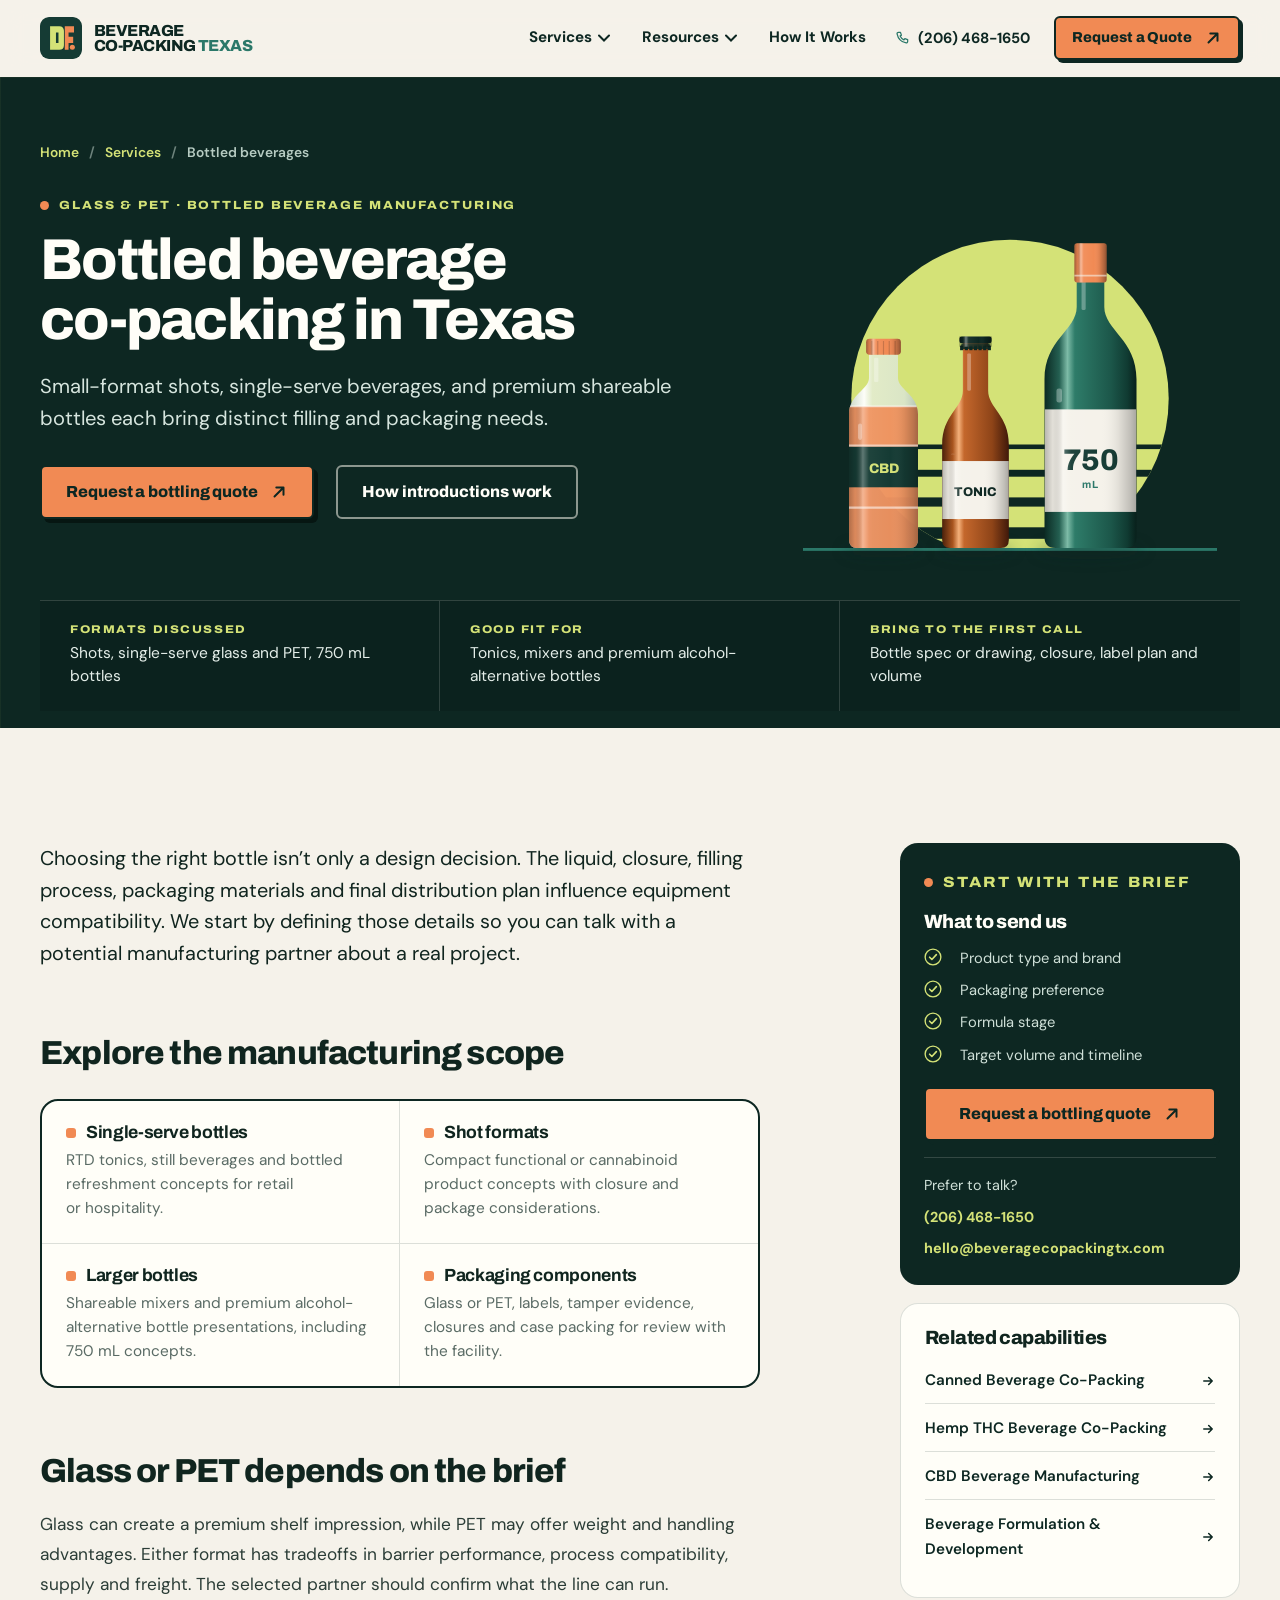
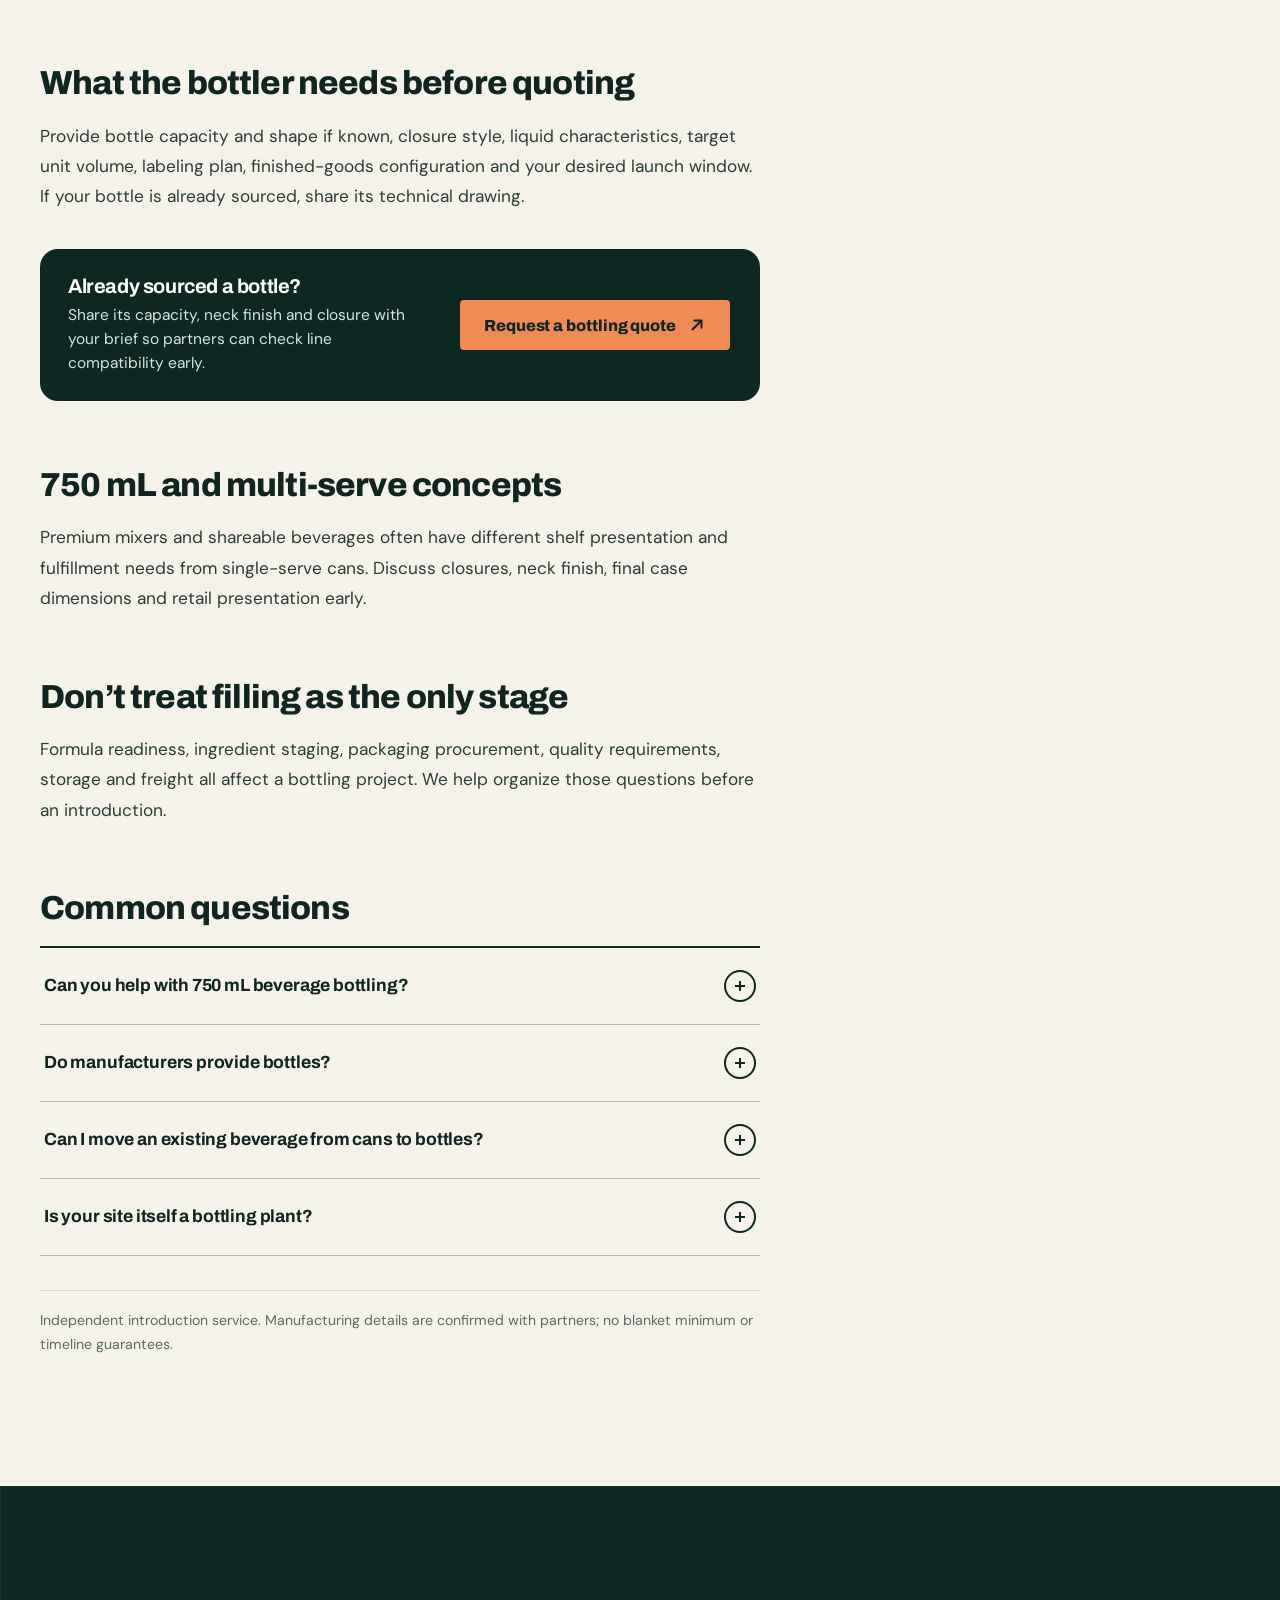
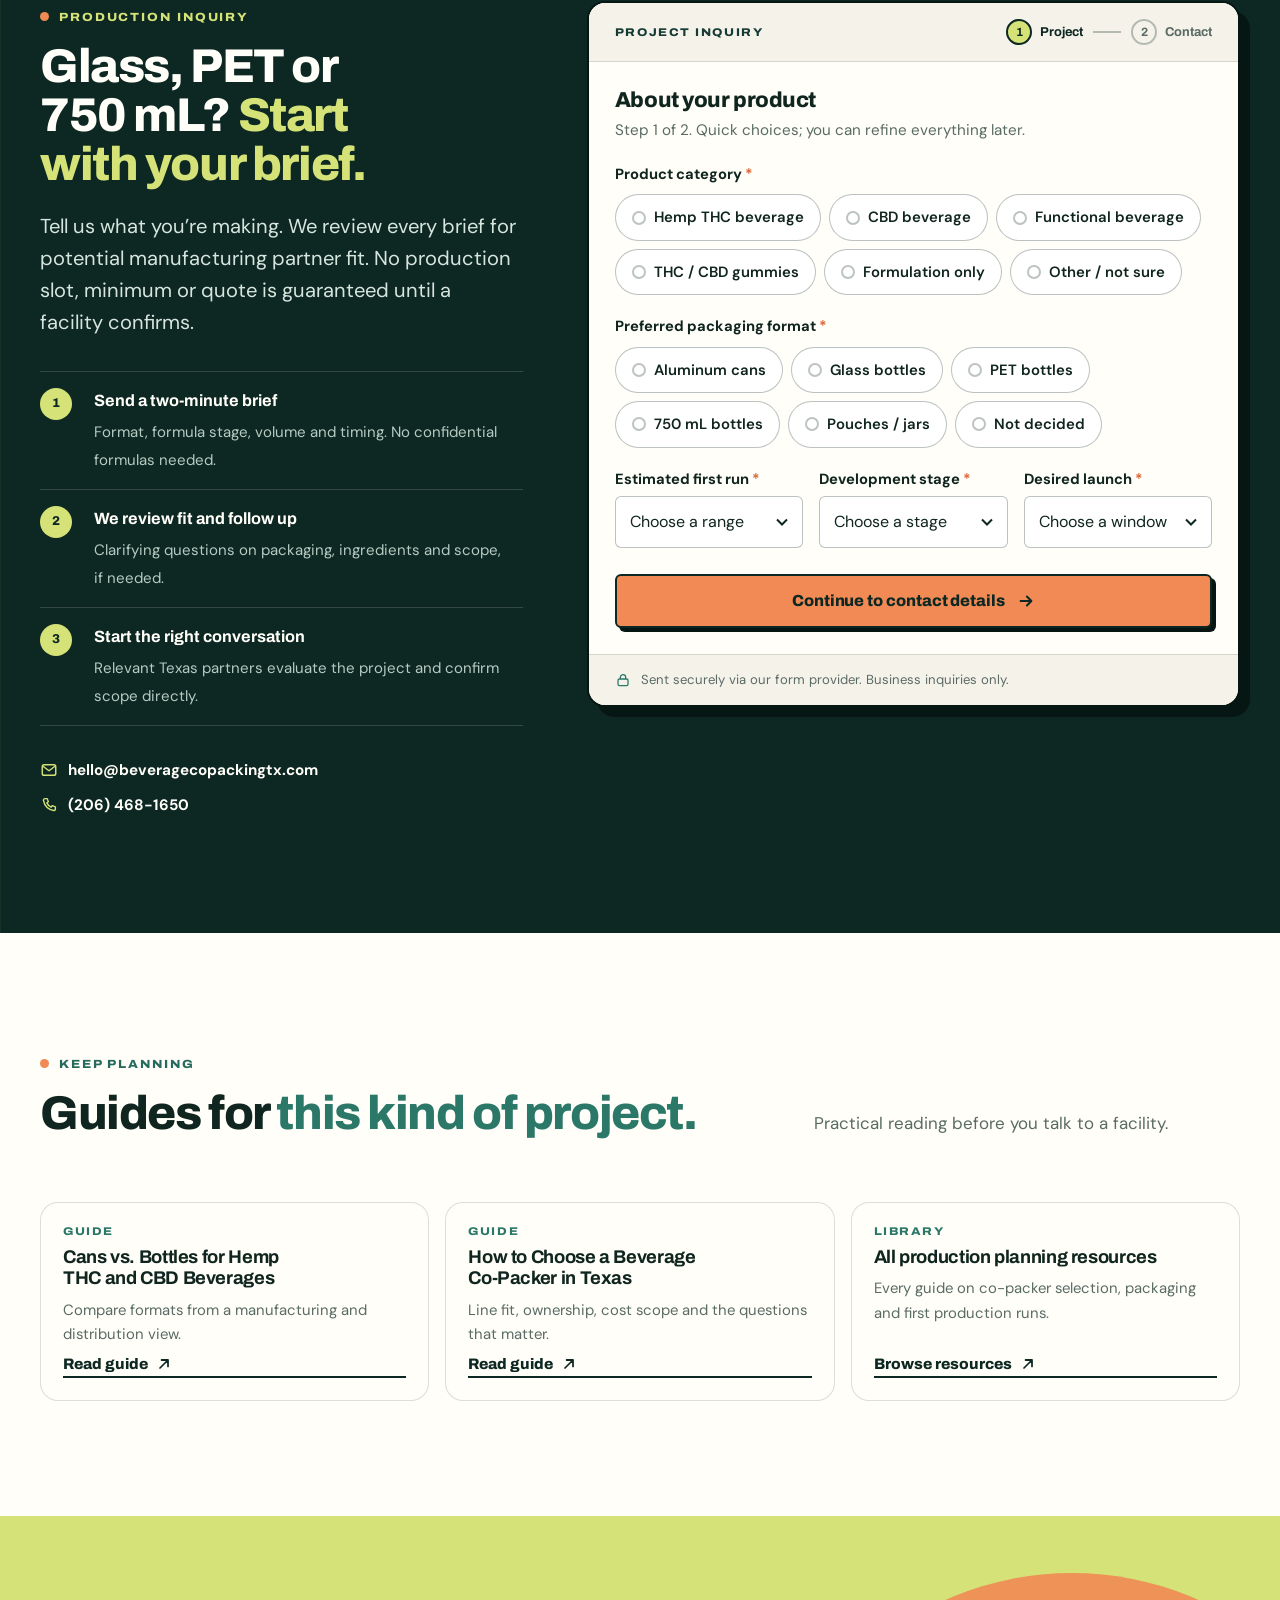
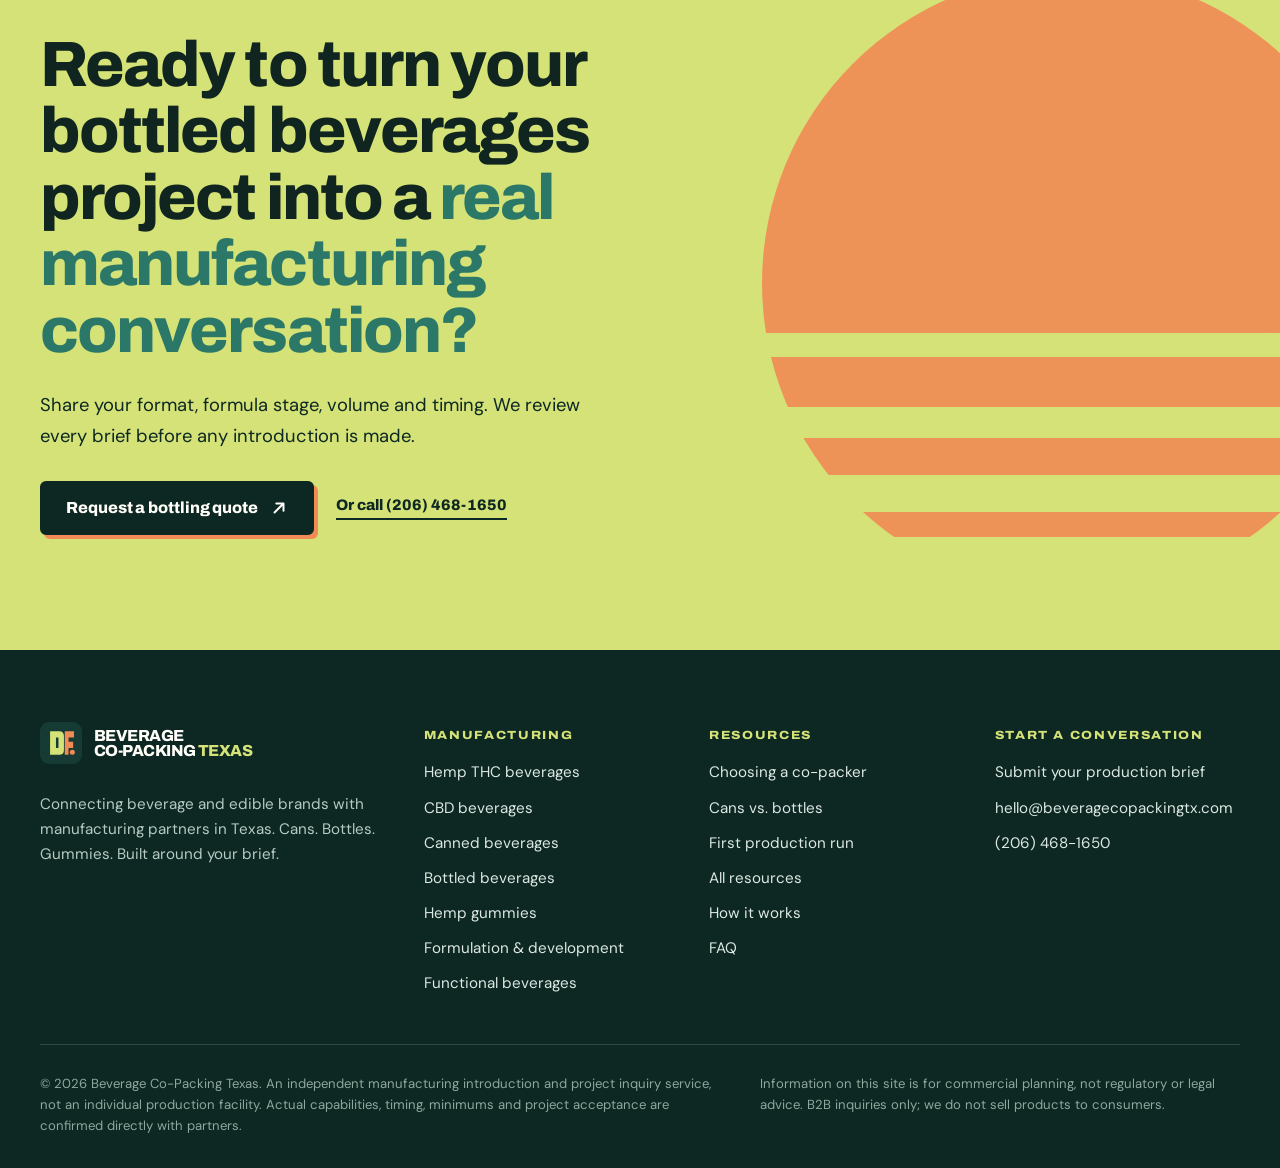
<file: bottled-beverage-co-packing.html>
<!doctype html>
<html lang="en">
<head>
<meta charset="utf-8">
<meta name="viewport" content="width=device-width, initial-scale=1">
<title>Bottled Beverage Co-Packing Texas | THC &amp; CBD Bottling</title>
<meta name="description" content="Connect with Texas bottled beverage manufacturing partners for hemp THC and CBD tonics, shots, mixers and RTD drinks. Glass and PET project inquiries.">
<link rel="canonical" href="https://beveragecopackingtx.com/bottled-beverage-co-packing.html">
<meta name="robots" content="index,follow,max-image-preview:large">
<meta name="theme-color" content="#0D2722">
<meta property="og:type" content="website">
<meta property="og:locale" content="en_US">
<meta property="og:site_name" content="Beverage Co-Packing Texas">
<meta property="og:title" content="Bottled Beverage Co-Packing Texas | THC &amp; CBD Bottling">
<meta property="og:description" content="Connect with Texas bottled beverage manufacturing partners for hemp THC and CBD tonics, shots, mixers and RTD drinks. Glass and PET project inquiries.">
<meta property="og:url" content="https://beveragecopackingtx.com/bottled-beverage-co-packing.html">
<meta property="og:image" content="https://beveragecopackingtx.com/assets/og-image.png">
<meta property="og:image:width" content="1200">
<meta property="og:image:height" content="630">
<meta property="og:image:alt" content="Beverage Co-Packing Texas: hemp THC, CBD, cans, bottles and gummies">
<meta name="twitter:card" content="summary_large_image">
<meta name="twitter:title" content="Bottled Beverage Co-Packing Texas | THC &amp; CBD Bottling">
<meta name="twitter:description" content="Connect with Texas bottled beverage manufacturing partners for hemp THC and CBD tonics, shots, mixers and RTD drinks. Glass and PET project inquiries.">
<meta name="twitter:image" content="https://beveragecopackingtx.com/assets/og-image.png">
<link rel="icon" href="/assets/favicon.svg" type="image/svg+xml">
<link rel="apple-touch-icon" href="/assets/apple-touch-icon.png">
<link rel="preconnect" href="https://fonts.googleapis.com">
<link rel="preconnect" href="https://fonts.gstatic.com" crossorigin>
<link rel="stylesheet" href="https://fonts.googleapis.com/css2?family=Archivo:wdth,wght@75..125,600..900&amp;family=DM+Sans:opsz,wght@9..40,400..700&amp;display=swap">
<link rel="stylesheet" href="/assets/style.css?v=6bac9b36f8">
<script>document.documentElement.classList.add('js')</script>
<script type="application/ld+json">{"@context":"https://schema.org","@graph":[{"@type":"Organization","@id":"https://beveragecopackingtx.com/#organization","name":"Beverage Co-Packing Texas","url":"https://beveragecopackingtx.com/","logo":{"@type":"ImageObject","url":"https://beveragecopackingtx.com/assets/logo-512.png","width":512,"height":512},"image":"https://beveragecopackingtx.com/assets/og-image.png","description":"Independent business-to-business introduction service connecting beverage and gummy brands with potential manufacturing partners in Texas.","email":"hello@beveragecopackingtx.com","telephone":"+12064681650","areaServed":{"@type":"State","name":"Texas"},"knowsAbout":["Hemp beverage co-packing","CBD beverage manufacturing","Canned beverage co-packing","Bottled beverage co-packing","Gummy manufacturing","Beverage formulation"]},{"@type":"Service","@id":"https://beveragecopackingtx.com/bottled-beverage-co-packing.html#service","name":"Bottled beverage co-packing in Texas","serviceType":"Manufacturing partner introduction","provider":{"@id":"https://beveragecopackingtx.com/#organization"},"areaServed":{"@type":"State","name":"Texas"},"description":"Connect with Texas bottled beverage manufacturing partners for hemp THC and CBD tonics, shots, mixers and RTD drinks. Glass and PET project inquiries.","url":"https://beveragecopackingtx.com/bottled-beverage-co-packing.html"},{"@type":"BreadcrumbList","itemListElement":[{"@type":"ListItem","position":1,"name":"Home","item":"https://beveragecopackingtx.com/"},{"@type":"ListItem","position":2,"name":"Bottled beverages","item":"https://beveragecopackingtx.com/bottled-beverage-co-packing.html"}]},{"@type":"FAQPage","@id":"https://beveragecopackingtx.com/bottled-beverage-co-packing.html#faq","mainEntity":[{"@type":"Question","name":"Can you help with 750 mL beverage bottling?","acceptedAnswer":{"@type":"Answer","text":"Yes, you can submit a 750 mL or other bottle brief; line compatibility and availability are confirmed with a potential partner."}},{"@type":"Question","name":"Do manufacturers provide bottles?","acceptedAnswer":{"@type":"Answer","text":"Sourcing responsibilities vary. The inquiry should identify whether the brand already has components."}},{"@type":"Question","name":"Can I move an existing beverage from cans to bottles?","acceptedAnswer":{"@type":"Answer","text":"Possibly, but the formula and process may need review for the new format."}},{"@type":"Question","name":"Is your site itself a bottling plant?","acceptedAnswer":{"@type":"Answer","text":"No. It helps brands start informed conversations with Texas manufacturing partners."}}]}]}</script>
</head>
<body>
<a class="skip-link" href="#main">Skip to main content</a>
<header class="site-header" id="top">
<div class="container header-inner">
<a class="brand" href="/" aria-label="Beverage Co-Packing Texas home"><img src="/assets/brand-mark.svg" alt="" width="42" height="42"><span class="brand-word" aria-hidden="true"><span>Beverage</span><span>Co-Packing <b>Texas</b></span></span></a>
<nav class="nav" aria-label="Primary">
<div class="nav-item" data-dropdown>
<button class="nav-link" type="button" aria-expanded="false" aria-controls="dd-services">Services <svg class="chev" viewBox="0 0 12 8" aria-hidden="true" focusable="false"><path d="M1 1.5 6 6.5l5-5" fill="none" stroke="currentColor" stroke-width="2" stroke-linecap="round"/></svg></button>
<div class="dropdown" id="dd-services" hidden>
<div class="dropdown-grid"><a class="dd-link" href="/hemp-beverage-co-packing.html"><span class="dd-num" aria-hidden="true">01</span><span class="dd-title">Hemp THC Beverage Co-Packing</span><span class="dd-desc">Seltzers, RTD alcohol alternatives and bottled infused drinks.</span></a><a class="dd-link" href="/cbd-beverage-manufacturing.html"><span class="dd-num" aria-hidden="true">02</span><span class="dd-title">CBD Beverage Manufacturing</span><span class="dd-desc">Sparkling CBD drinks, still tonics and bottled RTDs.</span></a><a class="dd-link" href="/canned-beverage-co-packing.html"><span class="dd-num" aria-hidden="true">03</span><span class="dd-title">Canned Beverage Co-Packing</span><span class="dd-desc">Slim, standard and tall cans, still or sparkling.</span></a><a class="dd-link" href="/bottled-beverage-co-packing.html" aria-current="page"><span class="dd-num" aria-hidden="true">04</span><span class="dd-title">Bottled Beverage Co-Packing</span><span class="dd-desc">Glass, PET, shots and 750 mL shareable bottles.</span></a><a class="dd-link" href="/hemp-gummy-co-packing.html"><span class="dd-num" aria-hidden="true">05</span><span class="dd-title">Hemp Gummy Manufacturing</span><span class="dd-desc">THC and CBD gummies in pectin or gelatin, pouches or jars.</span></a><a class="dd-link" href="/beverage-formulation.html"><span class="dd-num" aria-hidden="true">06</span><span class="dd-title">Beverage Formulation & Development</span><span class="dd-desc">Concept briefs, bench formulas and scale-up to the line.</span></a><a class="dd-link" href="/functional-co-packing.html"><span class="dd-num" aria-hidden="true">07</span><span class="dd-title">Functional Beverage Co-Packing</span><span class="dd-desc">Botanical and functional RTDs in cans and bottles.</span></a></div>
<div class="dropdown-foot"><span>Not sure which fits? A brief is enough to start.</span><a href="#quote">Request a quote →</a></div>
</div>
</div>
<div class="nav-item" data-dropdown>
<button class="nav-link" type="button" aria-expanded="false" aria-controls="dd-resources">Resources <svg class="chev" viewBox="0 0 12 8" aria-hidden="true" focusable="false"><path d="M1 1.5 6 6.5l5-5" fill="none" stroke="currentColor" stroke-width="2" stroke-linecap="round"/></svg></button>
<div class="dropdown" id="dd-resources" hidden>
<div class="dropdown-grid one"><a class="dd-link" href="/resources/choosing-a-beverage-copacker.html"><span class="dd-num" aria-hidden="true">G1</span><span class="dd-title">How to Choose a Beverage Co-Packer in Texas</span><span class="dd-desc">Line fit, ownership, cost scope and the questions that matter.</span></a><a class="dd-link" href="/resources/cans-vs-bottles.html"><span class="dd-num" aria-hidden="true">G2</span><span class="dd-title">Cans vs. Bottles for Hemp THC and CBD Beverages</span><span class="dd-desc">Compare formats from a manufacturing and distribution view.</span></a><a class="dd-link" href="/resources/launching-hemp-beverage.html"><span class="dd-num" aria-hidden="true">G3</span><span class="dd-title">Planning Your First Hemp Beverage Production Run</span><span class="dd-desc">Build a brief that saves time with every facility.</span></a></div>
<div class="dropdown-foot"><span>Production planning guides</span><a href="/resources/">All resources →</a></div>
</div>
</div>
<a class="nav-link" href="/#process">How It Works</a>
<a class="nav-phone" href="tel:+12064681650"><svg viewBox="0 0 24 24" aria-hidden="true" focusable="false"><path d="M6.6 3.5h3l1.5 4.2-2 1.4a12 12 0 0 0 5.8 5.8l1.4-2 4.2 1.5v3a2 2 0 0 1-2.2 2A17.5 17.5 0 0 1 4.6 5.7a2 2 0 0 1 2-2.2Z" fill="none" stroke="currentColor" stroke-width="1.9" stroke-linejoin="round"/></svg>(206) 468-1650</a>
<a class="btn btn-sm nav-cta" href="#quote" data-cta="header_quote">Request a Quote <svg viewBox="0 0 20 20" aria-hidden="true" focusable="false"><path d="M5 15 15 5M7 5h8v8" fill="none" stroke="currentColor" stroke-width="2.2" stroke-linecap="round" stroke-linejoin="round"/></svg></a>
</nav>
<a class="btn btn-sm header-quote" href="#quote" data-cta="header_quote_mobile">Get a Quote</a>
<button class="menu-toggle" type="button" aria-label="Menu" aria-expanded="false" aria-controls="drawer" aria-haspopup="dialog"><span class="menu-toggle-bars" aria-hidden="true"><span></span><span></span><span></span></span><span class="menu-word">Menu</span></button>
</div>
</header>
<main id="main">
<section class="page-hero dark deep grid-bg" aria-labelledby="page-title">
<div class="container page-hero-grid">
<div class="page-hero-copy">
<nav class="breadcrumb" aria-label="Breadcrumb"><ol><li><a href="/">Home</a></li><li><a href="/#capabilities">Services</a></li><li><span aria-current="page">Bottled beverages</span></li></ol></nav>
<p class="eyebrow">Glass &amp; PET · Bottled beverage manufacturing</p>
<h1 id="page-title">Bottled beverage co-packing in Texas</h1>
<p class="lead">Small-format shots, single-serve beverages, and premium shareable bottles each bring distinct filling and packaging needs.</p>
<div class="actions"><a class="btn" href="#quote" data-cta="service_hero">Request a bottling quote <svg viewBox="0 0 20 20" aria-hidden="true" focusable="false"><path d="M5 15 15 5M7 5h8v8" fill="none" stroke="currentColor" stroke-width="2.2" stroke-linecap="round" stroke-linejoin="round"/></svg></a><a class="btn btn-ghost" href="/#process">How introductions work</a></div>
</div>
<div class="page-hero-art"><svg class="service-art" viewBox="0 0 400 330" xmlns="http://www.w3.org/2000/svg" aria-hidden="true" focusable="false"><defs>
<linearGradient id="sa-cyl" x1="0" x2="1"><stop offset="0" stop-color="#000" stop-opacity=".34"/><stop offset=".09" stop-color="#000" stop-opacity=".1"/><stop offset=".2" stop-color="#fff" stop-opacity=".42"/><stop offset=".29" stop-color="#fff" stop-opacity=".06"/><stop offset=".6" stop-color="#fff" stop-opacity="0"/><stop offset=".8" stop-color="#000" stop-opacity=".1"/><stop offset=".93" stop-color="#000" stop-opacity=".28"/><stop offset="1" stop-color="#000" stop-opacity=".42"/></linearGradient>
<linearGradient id="sa-metal" x1="0" x2="1"><stop offset="0" stop-color="#7F8C86"/><stop offset=".22" stop-color="#F3F5EF"/><stop offset=".42" stop-color="#C3CCC6"/><stop offset=".68" stop-color="#EDF1EA"/><stop offset="1" stop-color="#76837D"/></linearGradient>
<linearGradient id="sa-lid" x1="0" y1="0" x2="0" y2="1"><stop offset="0" stop-color="#EEF2EC"/><stop offset="1" stop-color="#A3AFA8"/></linearGradient>
<linearGradient id="sa-green" x1="0" x2="1"><stop offset="0" stop-color="#0B2A23"/><stop offset=".16" stop-color="#245F51"/><stop offset=".25" stop-color="#7DBBA7"/><stop offset=".33" stop-color="#2E7C69"/><stop offset=".72" stop-color="#1C574A"/><stop offset=".9" stop-color="#103B32"/><stop offset="1" stop-color="#08201B"/></linearGradient>
<linearGradient id="sa-amber" x1="0" x2="1"><stop offset="0" stop-color="#4B210B"/><stop offset=".16" stop-color="#A9551F"/><stop offset=".25" stop-color="#F4B07A"/><stop offset=".33" stop-color="#C4672C"/><stop offset=".75" stop-color="#8E4418"/><stop offset="1" stop-color="#40190A"/></linearGradient>
<linearGradient id="sa-clear" x1="0" x2="1"><stop offset="0" stop-color="#C9D6CF" stop-opacity=".9"/><stop offset=".22" stop-color="#fff" stop-opacity=".95"/><stop offset=".34" stop-color="#E8EFEA" stop-opacity=".7"/><stop offset=".8" stop-color="#DCE6E0" stop-opacity=".75"/><stop offset="1" stop-color="#AFC0B7" stop-opacity=".95"/></linearGradient>
<filter id="sa-blur" x="-50%" y="-200%" width="200%" height="500%"><feGaussianBlur stdDeviation="6"/></filter>
</defs><circle cx="200" cy="170" r="138" fill="#D4E277"/><g clip-path="url(#sa-sun)"><rect x="40" y="210" width="320" height="4" fill="#0D2722"/><rect x="40" y="232" width="320" height="6" fill="#0D2722"/><rect x="40" y="256" width="320" height="8" fill="#0D2722"/><rect x="40" y="282" width="320" height="10" fill="#0D2722"/></g><clipPath id="sa-sun"><circle cx="200" cy="170" r="138"/></clipPath><rect x="20" y="300" width="360" height="10" rx="3" fill="#0D2722"/><rect x="20" y="300" width="360" height="2.5" fill="#2B7869"/><g><ellipse cx="90" cy="302" rx="36" ry="6.3" fill="#0D2722" opacity="0.28" filter="url(#sa-blur)"/><clipPath id="sa-p90"><path d="M60 292.8Q60 300 67.2 300H112.8Q120 300 120 292.8V183.8C120 166.4 102.6 162.3 102.6 152.2V124H77.4V152.2C77.4 162.3 60 166.4 60 183.8Z"/></clipPath><path d="M60 292.8Q60 300 67.2 300H112.8Q120 300 120 292.8V183.8C120 166.4 102.6 162.3 102.6 152.2V124H77.4V152.2C77.4 162.3 60 166.4 60 183.8Z" fill="url(#sa-clear)"/><g clip-path="url(#sa-p90)"><rect x="60" y="176.8" width="60" height="123.2" fill="#F18A54" opacity=".88"/><rect x="60" y="176.8" width="60" height="123.2" fill="url(#sa-cyl)" opacity=".7"/><path d="M60 176.8h60" stroke="#fff" stroke-opacity=".6" stroke-width="1.4"/></g><path d="M60 210.9h60" stroke="#fff" stroke-opacity=".55" stroke-width="2"/><path d="M60 237.9h60" stroke="#fff" stroke-opacity=".55" stroke-width="2"/><path d="M60 264.9h60" stroke="#fff" stroke-opacity=".55" stroke-width="2"/><g clip-path="url(#sa-p90)"><rect x="60" y="212" width="60" height="35.2" fill="#153B34"/><text x="90" y="234.9" text-anchor="middle" font-family="Archivo, 'Arial Narrow', Arial, sans-serif" font-weight="800" font-size="12" fill="#D4E277">CBD</text><rect x="60" y="212" width="60" height="35.2" fill="url(#sa-cyl)" opacity=".75"/></g><rect x="67.8" y="191.8" width="3.6" height="14.2" rx="2" fill="#fff" opacity=".32"/><rect x="81.8" y="134.6" width="3.8" height="21.1" rx="1" fill="#fff" opacity=".3"/><rect x="75.8" y="126" width="28.4" height="5" rx="2" fill="#C9D6CF" opacity=".85"/><rect x="74.9" y="118" width="30.2" height="14" rx="3" fill="#F18A54"/><path d="M79.9 120v12" stroke="#000" stroke-opacity=".18" stroke-width="1"/><path d="M85 120v12" stroke="#000" stroke-opacity=".18" stroke-width="1"/><path d="M90 120v12" stroke="#000" stroke-opacity=".18" stroke-width="1"/><path d="M95 120v12" stroke="#000" stroke-opacity=".18" stroke-width="1"/><path d="M100.1 120v12" stroke="#000" stroke-opacity=".18" stroke-width="1"/><rect x="74.9" y="118" width="30.2" height="14" rx="3" fill="url(#sa-cyl)"/></g><g><ellipse cx="170" cy="302" rx="34.8" ry="6.2" fill="#0D2722" opacity="0.28" filter="url(#sa-blur)"/><clipPath id="sa-a170"><path d="M141 293Q141 300 148 300H192Q199 300 199 293V210C199 184.3 181 178.2 181 163.2V120H159V163.2C159 178.2 141 184.3 141 210Z"/></clipPath><path d="M141 293Q141 300 148 300H192Q199 300 199 293V210C199 184.3 181 178.2 181 163.2V120H159V163.2C159 178.2 141 184.3 141 210Z" fill="url(#sa-amber)"/><g clip-path="url(#sa-a170)"><rect x="141" y="224.4" width="58" height="50.4" fill="#F5F2EA"/><text x="170" y="255" text-anchor="middle" font-family="Archivo, 'Arial Narrow', Arial, sans-serif" font-weight="800" font-size="11" fill="#0D2722">TONIC</text><rect x="141" y="224.4" width="58" height="50.4" fill="url(#sa-cyl)" opacity=".75"/></g><rect x="148.5" y="218" width="3.5" height="0.4" rx="2" fill="#fff" opacity=".32"/><rect x="162.8" y="130.8" width="3.3" height="32.4" rx="1" fill="#fff" opacity=".3"/><rect x="157.4" y="122" width="25.2" height="5" rx="2" fill="#0B2A23" opacity=".85"/><rect x="156" y="116" width="28" height="6" rx="2" fill="#0D2722"/><rect x="156.6" y="124" width="2.8" height="4" fill="#0D2722"/><rect x="160.6" y="124" width="2.8" height="4" fill="#0D2722"/><rect x="164.6" y="124" width="2.8" height="4" fill="#0D2722"/><rect x="168.6" y="124" width="2.8" height="4" fill="#0D2722"/><rect x="172.6" y="124" width="2.8" height="4" fill="#0D2722"/><rect x="176.6" y="124" width="2.8" height="4" fill="#0D2722"/><rect x="180.6" y="124" width="2.8" height="4" fill="#0D2722"/><rect x="156" y="116" width="28" height="9" fill="url(#sa-cyl)"/></g><g><ellipse cx="270" cy="302" rx="48" ry="7.8" fill="#0D2722" opacity="0.28" filter="url(#sa-blur)"/><clipPath id="sa-b270"><path d="M230 290.4Q230 300 239.6 300H300.4Q310 300 310 290.4V153.3C310 118.7 282 110.5 282 90.4V38H258V90.4C258 110.5 230 118.7 230 153.3Z"/></clipPath><path d="M230 290.4Q230 300 239.6 300H300.4Q310 300 310 290.4V153.3C310 118.7 282 110.5 282 90.4V38H258V90.4C258 110.5 230 118.7 230 153.3Z" fill="url(#sa-green)"/><g clip-path="url(#sa-b270)"><rect x="230" y="179.5" width="80" height="89.1" fill="#F5F2EA"/><text x="270" y="231.9" text-anchor="middle" font-family="Archivo, 'Arial Narrow', Arial, sans-serif" font-weight="800" font-size="26" letter-spacing="-0.5" fill="#153B34">750</text><text x="270" y="247.6" text-anchor="middle" font-family="Archivo, 'Arial Narrow', Arial, sans-serif" font-weight="700" font-size="9" letter-spacing="1" fill="#2B7869">mL</text><rect x="230" y="179.5" width="80" height="89.1" fill="url(#sa-cyl)" opacity=".75"/></g><rect x="240.4" y="161.3" width="4.8" height="12.2" rx="2" fill="#fff" opacity=".32"/><rect x="262.2" y="53.7" width="3.6" height="39.3" rx="1" fill="#fff" opacity=".3"/><rect x="256.4" y="40" width="27.2" height="5" rx="2" fill="#0B2A23" opacity=".85"/><rect x="256" y="35" width="28" height="34.1" rx="2.5" fill="#F18A54"/><rect x="256" y="35" width="28" height="34.1" rx="2.5" fill="url(#sa-cyl)"/><path d="M256 63.1h28" stroke="#F5F2EA" stroke-opacity=".6" stroke-width="1.5"/></g></svg></div>
</div>
<dl class="facts container"><div><dt class="label">Formats discussed</dt><dd>Shots, single-serve glass and PET, 750 mL bottles</dd></div><div><dt class="label">Good fit for</dt><dd>Tonics, mixers and premium alcohol-alternative bottles</dd></div><div><dt class="label">Bring to the first call</dt><dd>Bottle spec or drawing, closure, label plan and volume</dd></div></dl>
</section>
<section class="section"><div class="container content-layout"><article class="prose">
<p class="lead">Choosing the right bottle isn’t only a design decision. The liquid, closure, filling process, packaging materials and final distribution plan influence equipment compatibility. We start by defining those details so you can talk with a potential manufacturing partner about a real project.</p>
<h2>Explore the manufacturing scope</h2>
<div class="cap-grid"><div><h3>Single-serve bottles</h3><p>RTD tonics, still beverages and bottled refreshment concepts for retail or hospitality.</p></div><div><h3>Shot formats</h3><p>Compact functional or cannabinoid product concepts with closure and package considerations.</p></div><div><h3>Larger bottles</h3><p>Shareable mixers and premium alcohol-alternative bottle presentations, including 750 mL concepts.</p></div><div><h3>Packaging components</h3><p>Glass or PET, labels, tamper evidence, closures and case packing for review with the facility.</p></div></div>
<h2>Glass or PET depends on the brief</h2>
<p>Glass can create a premium shelf impression, while PET may offer weight and handling advantages. Either format has tradeoffs in barrier performance, process compatibility, supply and freight. The selected partner should confirm what the line can run.</p>
<h2>What the bottler needs before quoting</h2>
<p>Provide bottle capacity and shape if known, closure style, liquid characteristics, target unit volume, labeling plan, finished-goods configuration and your desired launch window. If your bottle is already sourced, share its technical drawing.</p>
<aside class="callout-box" aria-label="Request a quote"><div><h3>Already sourced a bottle?</h3><p>Share its capacity, neck finish and closure with your brief so partners can check line compatibility early.</p></div><a class="btn" href="#quote" data-cta="service_inline">Request a bottling quote <svg viewBox="0 0 20 20" aria-hidden="true" focusable="false"><path d="M5 15 15 5M7 5h8v8" fill="none" stroke="currentColor" stroke-width="2.2" stroke-linecap="round" stroke-linejoin="round"/></svg></a></aside>
<h2>750 mL and multi-serve concepts</h2>
<p>Premium mixers and shareable beverages often have different shelf presentation and fulfillment needs from single-serve cans. Discuss closures, neck finish, final case dimensions and retail presentation early.</p>
<h2>Don’t treat filling as the only stage</h2>
<p>Formula readiness, ingredient staging, packaging procurement, quality requirements, storage and freight all affect a bottling project. We help organize those questions before an introduction.</p>
<h2 id="questions">Common questions</h2>
<div class="faq-list"><details><summary>Can you help with 750 mL beverage bottling?</summary><div><p>Yes, you can submit a 750 mL or other bottle brief; line compatibility and availability are confirmed with a potential partner.</p></div></details><details><summary>Do manufacturers provide bottles?</summary><div><p>Sourcing responsibilities vary. The inquiry should identify whether the brand already has components.</p></div></details><details><summary>Can I move an existing beverage from cans to bottles?</summary><div><p>Possibly, but the formula and process may need review for the new format.</p></div></details><details><summary>Is your site itself a bottling plant?</summary><div><p>No. It helps brands start informed conversations with Texas manufacturing partners.</p></div></details></div>
<p class="disclaimer">Independent introduction service. Manufacturing details are confirmed with partners; no blanket minimum or timeline guarantees.</p>
</article><aside class="aside" aria-label="Project planning and related services">
<div class="aside-card quote">
<p class="eyebrow">Start with the brief</p>
<h2>What to send us</h2>
<ul class="checks">
<li><svg viewBox="0 0 24 24" aria-hidden="true" focusable="false"><circle cx="12" cy="12" r="10.5" fill="none" stroke="currentColor" stroke-width="1.8"/><path d="m7.5 12.3 3 3 6-6.4" fill="none" stroke="currentColor" stroke-width="2.2" stroke-linecap="round" stroke-linejoin="round"/></svg><span>Product type and brand</span></li>
<li><svg viewBox="0 0 24 24" aria-hidden="true" focusable="false"><circle cx="12" cy="12" r="10.5" fill="none" stroke="currentColor" stroke-width="1.8"/><path d="m7.5 12.3 3 3 6-6.4" fill="none" stroke="currentColor" stroke-width="2.2" stroke-linecap="round" stroke-linejoin="round"/></svg><span>Packaging preference</span></li>
<li><svg viewBox="0 0 24 24" aria-hidden="true" focusable="false"><circle cx="12" cy="12" r="10.5" fill="none" stroke="currentColor" stroke-width="1.8"/><path d="m7.5 12.3 3 3 6-6.4" fill="none" stroke="currentColor" stroke-width="2.2" stroke-linecap="round" stroke-linejoin="round"/></svg><span>Formula stage</span></li>
<li><svg viewBox="0 0 24 24" aria-hidden="true" focusable="false"><circle cx="12" cy="12" r="10.5" fill="none" stroke="currentColor" stroke-width="1.8"/><path d="m7.5 12.3 3 3 6-6.4" fill="none" stroke="currentColor" stroke-width="2.2" stroke-linecap="round" stroke-linejoin="round"/></svg><span>Target volume and timeline</span></li>
</ul>
<a class="btn btn-block" href="#quote" data-cta="service_aside">Request a bottling quote <svg viewBox="0 0 20 20" aria-hidden="true" focusable="false"><path d="M5 15 15 5M7 5h8v8" fill="none" stroke="currentColor" stroke-width="2.2" stroke-linecap="round" stroke-linejoin="round"/></svg></a>
<div class="aside-contact"><span>Prefer to talk?</span><a href="tel:+12064681650">(206) 468-1650</a><a href="mailto:hello@beveragecopackingtx.com">hello@beveragecopackingtx.com</a></div>
</div>
<div class="aside-card">
<h2>Related capabilities</h2>
<ul class="aside-links"><li><a href="/canned-beverage-co-packing.html">Canned Beverage Co-Packing<svg viewBox="0 0 20 20" aria-hidden="true" focusable="false"><path d="M4 10h12M11 5l5 5-5 5" fill="none" stroke="currentColor" stroke-width="2.2" stroke-linecap="round" stroke-linejoin="round"/></svg></a></li><li><a href="/hemp-beverage-co-packing.html">Hemp THC Beverage Co-Packing<svg viewBox="0 0 20 20" aria-hidden="true" focusable="false"><path d="M4 10h12M11 5l5 5-5 5" fill="none" stroke="currentColor" stroke-width="2.2" stroke-linecap="round" stroke-linejoin="round"/></svg></a></li><li><a href="/cbd-beverage-manufacturing.html">CBD Beverage Manufacturing<svg viewBox="0 0 20 20" aria-hidden="true" focusable="false"><path d="M4 10h12M11 5l5 5-5 5" fill="none" stroke="currentColor" stroke-width="2.2" stroke-linecap="round" stroke-linejoin="round"/></svg></a></li><li><a href="/beverage-formulation.html">Beverage Formulation & Development<svg viewBox="0 0 20 20" aria-hidden="true" focusable="false"><path d="M4 10h12M11 5l5 5-5 5" fill="none" stroke="currentColor" stroke-width="2.2" stroke-linecap="round" stroke-linejoin="round"/></svg></a></li></ul>
</div>
</aside></div></section>
<section class="section inquiry dark deep grid-bg" id="quote" aria-labelledby="quote-title">
<div class="container inquiry-layout">
<div class="inquiry-copy" data-reveal>
<p class="eyebrow">Production inquiry</p>
<h2 id="quote-title">Glass, PET or 750 mL? <em>Start with your brief.</em></h2>
<p class="lead">Tell us what you’re making. We review every brief for potential manufacturing partner fit. No production slot, minimum or quote is guaranteed until a facility confirms.</p>
<ol class="next-steps">
<li><b>1</b><div><strong>Send a two-minute brief</strong><span>Format, formula stage, volume and timing. No confidential formulas needed.</span></div></li>
<li><b>2</b><div><strong>We review fit and follow up</strong><span>Clarifying questions on packaging, ingredients and scope, if needed.</span></div></li>
<li><b>3</b><div><strong>Start the right conversation</strong><span>Relevant Texas partners evaluate the project and confirm scope directly.</span></div></li>
</ol>
<div class="contact-alt"><a href="mailto:hello@beveragecopackingtx.com"><svg viewBox="0 0 24 24" aria-hidden="true" focusable="false"><rect x="3" y="5" width="18" height="14" rx="2.5" fill="none" stroke="currentColor" stroke-width="1.9"/><path d="m4 7 8 6 8-6" fill="none" stroke="currentColor" stroke-width="1.9" stroke-linejoin="round"/></svg>hello@beveragecopackingtx.com</a><a href="tel:+12064681650"><svg viewBox="0 0 24 24" aria-hidden="true" focusable="false"><path d="M6.6 3.5h3l1.5 4.2-2 1.4a12 12 0 0 0 5.8 5.8l1.4-2 4.2 1.5v3a2 2 0 0 1-2.2 2A17.5 17.5 0 0 1 4.6 5.7a2 2 0 0 1 2-2.2Z" fill="none" stroke="currentColor" stroke-width="1.9" stroke-linejoin="round"/></svg>(206) 468-1650</a></div>
</div>
<div class="form-card" data-reveal data-reveal-delay="1">
<div class="form-top"><span class="label">Project inquiry</span><div class="progress no-js-hide" aria-hidden="true"><span class="progress-step is-active" data-progress="1"><i>1</i><b>Project</b></span><span class="progress-bar"></span><span class="progress-step" data-progress="2"><i>2</i><b>Contact</b></span></div></div>
<form class="lead-form" id="lead-form" action="https://api.web3forms.com/submit" method="POST" data-source="bottled-beverage-co-packing">
<input type="hidden" name="access_key" value="a5dfcbbe-ee86-4558-9092-451ed52d85f4">
<input type="hidden" name="subject" value="New Beverage Co-Packing Texas manufacturing inquiry">
<input type="hidden" name="from_name" value="Beverage Co-Packing Texas website">
<input type="hidden" name="redirect" value="https://beveragecopackingtx.com/thank-you.html">
<input type="hidden" name="form_source" value="bottled-beverage-co-packing">
<div class="hp" aria-hidden="true"><label>Leave this box unchecked <input type="checkbox" name="botcheck" tabindex="-1" autocomplete="off"></label></div>
<p class="sr-only" aria-live="polite" data-step-status></p>

<fieldset class="form-step" data-step="1" data-active="true">
<legend class="step-legend" tabindex="-1">About your product</legend>
<p class="step-intro">Step 1 of 2. Quick choices; you can refine everything later.</p>
<fieldset class="choice-group" data-group="product_type" aria-describedby="product_type-err">
<legend class="group-label">Product category <span class="req" aria-hidden="true">*</span><span class="sr-only">(required)</span></legend>
<div class="choices"><label class="choice"><input type="radio" name="product_type" value="Hemp THC beverage" required aria-describedby="product_type-err"><span>Hemp THC beverage</span></label><label class="choice"><input type="radio" name="product_type" value="CBD beverage" aria-describedby="product_type-err"><span>CBD beverage</span></label><label class="choice"><input type="radio" name="product_type" value="Functional beverage" aria-describedby="product_type-err"><span>Functional beverage</span></label><label class="choice"><input type="radio" name="product_type" value="Hemp THC/CBD gummies" aria-describedby="product_type-err"><span>THC / CBD gummies</span></label><label class="choice"><input type="radio" name="product_type" value="Formulation / product development" aria-describedby="product_type-err"><span>Formulation only</span></label><label class="choice"><input type="radio" name="product_type" value="Other / unsure" aria-describedby="product_type-err"><span>Other / not sure</span></label></div>
<p class="field-error" id="product_type-err" hidden></p>
</fieldset>
<fieldset class="choice-group" data-group="packaging" aria-describedby="packaging-err">
<legend class="group-label">Preferred packaging format <span class="req" aria-hidden="true">*</span><span class="sr-only">(required)</span></legend>
<div class="choices"><label class="choice"><input type="radio" name="packaging" value="Aluminum cans" required aria-describedby="packaging-err"><span>Aluminum cans</span></label><label class="choice"><input type="radio" name="packaging" value="Glass bottles" aria-describedby="packaging-err"><span>Glass bottles</span></label><label class="choice"><input type="radio" name="packaging" value="PET bottles" aria-describedby="packaging-err"><span>PET bottles</span></label><label class="choice"><input type="radio" name="packaging" value="750 mL bottles" aria-describedby="packaging-err"><span>750 mL bottles</span></label><label class="choice"><input type="radio" name="packaging" value="Gummy pouches or jars" aria-describedby="packaging-err"><span>Pouches / jars</span></label><label class="choice"><input type="radio" name="packaging" value="Undecided" aria-describedby="packaging-err"><span>Not decided</span></label></div>
<p class="field-error" id="packaging-err" hidden></p>
</fieldset>
<div class="field-row three">
<div class="field"><label for="f-volume">Estimated first run <span class="req" aria-hidden="true">*</span></label><select id="f-volume" name="volume" required aria-describedby="f-volume-err"><option value="">Choose a range</option><option>Under 5,000 units</option><option>5,000–24,999 units</option><option>25,000–99,999 units</option><option>100,000+ units</option><option>Need guidance</option></select><p class="field-error" id="f-volume-err" hidden></p></div>
<div class="field"><label for="f-stage">Development stage <span class="req" aria-hidden="true">*</span></label><select id="f-stage" name="stage" required aria-describedby="f-stage-err"><option value="">Choose a stage</option><option>Idea / early concept</option><option>Developing formula</option><option>Production-ready formula</option><option>Existing brand scaling</option></select><p class="field-error" id="f-stage-err" hidden></p></div>
<div class="field"><label for="f-timeline">Desired launch <span class="req" aria-hidden="true">*</span></label><select id="f-timeline" name="timeline" required aria-describedby="f-timeline-err"><option value="">Choose a window</option><option>Within 3 months</option><option>3–6 months</option><option>6–12 months</option><option>12+ months / exploring</option></select><p class="field-error" id="f-timeline-err" hidden></p></div>
</div>
<div class="form-nav no-js-hide"><button class="btn btn-block" type="button" data-next>Continue to contact details <svg viewBox="0 0 20 20" aria-hidden="true" focusable="false"><path d="M4 10h12M11 5l5 5-5 5" fill="none" stroke="currentColor" stroke-width="2.2" stroke-linecap="round" stroke-linejoin="round"/></svg></button></div>
</fieldset>

<fieldset class="form-step" data-step="2" data-active="false">
<legend class="step-legend" tabindex="-1">Where should we reply?</legend>
<p class="step-intro">Step 2 of 2. We use these details only to follow up on this inquiry.</p>
<div class="field-row">
<div class="field"><label for="f-name">Full name <span class="req" aria-hidden="true">*</span></label><input id="f-name" name="name" autocomplete="name" required maxlength="120" aria-describedby="f-name-err"><p class="field-error" id="f-name-err" hidden></p></div>
<div class="field"><label for="f-company">Company or brand <span class="req" aria-hidden="true">*</span></label><input id="f-company" name="company" autocomplete="organization" required maxlength="150" aria-describedby="f-company-err"><p class="field-error" id="f-company-err" hidden></p></div>
</div>
<div class="field-row">
<div class="field"><label for="f-email">Business email <span class="req" aria-hidden="true">*</span></label><input id="f-email" type="email" name="email" autocomplete="email" inputmode="email" required maxlength="200" spellcheck="false" placeholder="you@company.com" aria-describedby="f-email-hint f-email-err"><p class="hint" id="f-email-hint">We reply here. A company domain helps us route your brief.</p><p class="field-error" id="f-email-err" hidden></p></div>
<div class="field"><label for="f-phone">Phone <span class="opt">(optional)</span></label><input id="f-phone" type="tel" name="phone" autocomplete="tel" inputmode="tel" maxlength="35" placeholder="(555) 555-0123" aria-describedby="f-phone-hint f-phone-err"><p class="hint" id="f-phone-hint">For a quicker follow-up call, if you prefer.</p><p class="field-error" id="f-phone-err" hidden></p></div>
</div>
<div class="field"><label for="f-website">Company website <span class="opt">(optional)</span></label><input id="f-website" type="text" name="website" autocomplete="url" inputmode="url" spellcheck="false" maxlength="255" placeholder="yourbrand.com" aria-describedby="f-website-err"><p class="field-error" id="f-website-err" hidden></p></div>
<div class="field"><label for="f-message">Project details <span class="opt">(optional)</span></label><textarea id="f-message" name="message" rows="4" maxlength="2500" placeholder="Flavor direction, ingredients, formula ownership, target channels, packaging you already have…" aria-describedby="f-message-hint f-message-err"></textarea><p class="hint" id="f-message-hint">Please don’t include confidential formulas at this stage.</p><p class="field-error" id="f-message-err" hidden></p></div>
<p class="consent">By submitting, you agree we may contact you about this inquiry and share relevant project details with potential manufacturing partners.</p>
<div class="form-nav"><button class="btn-back no-js-hide" type="button" data-back><svg viewBox="0 0 20 20" aria-hidden="true" focusable="false"><path d="M16 10H4M9 5l-5 5 5 5" fill="none" stroke="currentColor" stroke-width="2.2" stroke-linecap="round" stroke-linejoin="round"/></svg>Back</button><button class="btn" type="submit" data-submit><span data-submit-label>Send project brief</span> <svg viewBox="0 0 20 20" aria-hidden="true" focusable="false"><path d="M5 15 15 5M7 5h8v8" fill="none" stroke="currentColor" stroke-width="2.2" stroke-linecap="round" stroke-linejoin="round"/></svg></button></div>
</fieldset>
<div class="form-alert" role="alert" data-form-alert hidden></div>
</form>
<div class="form-success" data-form-success hidden>
<div class="success-badge"><svg viewBox="0 0 24 24" aria-hidden="true" focusable="false"><path d="m5 12.5 4.5 4.5L19 7" fill="none" stroke="currentColor" stroke-width="2.6" stroke-linecap="round" stroke-linejoin="round"/></svg></div>
<h3 tabindex="-1">Brief received. Thank you.</h3>
<p>Our form provider confirmed delivery of your project brief. We’ll review it for manufacturing partner fit and follow up at the email you provided.</p>
<div class="summary" data-summary></div>
<p class="small muted">While you wait: <a href="/resources/choosing-a-beverage-copacker.html">How to choose a beverage co-packer in Texas</a>.</p>
</div>
<div class="form-foot"><svg viewBox="0 0 24 24" aria-hidden="true" focusable="false"><rect x="4.5" y="10.5" width="15" height="10" rx="2" fill="none" stroke="currentColor" stroke-width="1.9"/><path d="M8 10.5V8a4 4 0 0 1 8 0v2.5" fill="none" stroke="currentColor" stroke-width="1.9"/></svg><span>Sent securely via our form provider. Business inquiries only.</span></div>
</div>
</div>
</section>
<section class="section paper" aria-labelledby="keep-title">
<div class="container">
<div class="section-head"><div><p class="eyebrow">Keep planning</p><h2 id="keep-title">Guides for <em>this kind of project.</em></h2></div><p>Practical reading before you talk to a facility.</p></div>
<div class="related">
<a href="/resources/cans-vs-bottles.html"><span class="label">Guide</span><h3>Cans vs. Bottles for Hemp THC and CBD Beverages</h3><p>Compare formats from a manufacturing and distribution view.</p><span class="link-arrow">Read guide <svg viewBox="0 0 20 20" aria-hidden="true" focusable="false"><path d="M5 15 15 5M7 5h8v8" fill="none" stroke="currentColor" stroke-width="2.2" stroke-linecap="round" stroke-linejoin="round"/></svg></span></a>
<a href="/resources/choosing-a-beverage-copacker.html"><span class="label">Guide</span><h3>How to Choose a Beverage Co-Packer in Texas</h3><p>Line fit, ownership, cost scope and the questions that matter.</p><span class="link-arrow">Read guide <svg viewBox="0 0 20 20" aria-hidden="true" focusable="false"><path d="M5 15 15 5M7 5h8v8" fill="none" stroke="currentColor" stroke-width="2.2" stroke-linecap="round" stroke-linejoin="round"/></svg></span></a>
<a href="/resources/"><span class="label">Library</span><h3>All production planning resources</h3><p>Every guide on co-packer selection, packaging and first production runs.</p><span class="link-arrow">Browse resources <svg viewBox="0 0 20 20" aria-hidden="true" focusable="false"><path d="M5 15 15 5M7 5h8v8" fill="none" stroke="currentColor" stroke-width="2.2" stroke-linecap="round" stroke-linejoin="round"/></svg></span></a>
</div>
</div>
</section>
<section class="final-cta" aria-labelledby="final-cta-title">
<div class="container final-inner" data-reveal>
<h2 id="final-cta-title">Ready to turn your bottled beverages project into a <em>real manufacturing conversation?</em></h2>
<p>Share your format, formula stage, volume and timing. We review every brief before any introduction is made.</p>
<div class="actions"><a class="btn" href="#quote" data-cta="final_cta">Request a bottling quote <svg viewBox="0 0 20 20" aria-hidden="true" focusable="false"><path d="M5 15 15 5M7 5h8v8" fill="none" stroke="currentColor" stroke-width="2.2" stroke-linecap="round" stroke-linejoin="round"/></svg></a><a class="link-arrow" href="tel:+12064681650">Or call (206) 468-1650</a></div>
</div>
</section>
</main>
<footer class="footer">
<div class="container footer-top">
<div><a class="brand" href="/" aria-label="Beverage Co-Packing Texas home"><img src="/assets/brand-mark.svg" alt="" width="42" height="42"><span class="brand-word" aria-hidden="true"><span>Beverage</span><span>Co-Packing <b>Texas</b></span></span></a><p class="footer-intro">Connecting beverage and edible brands with manufacturing partners in Texas. Cans. Bottles. Gummies. Built around your brief.</p></div>
<div><h2>Manufacturing</h2><ul><li><a href="/hemp-beverage-co-packing.html">Hemp THC beverages</a></li><li><a href="/cbd-beverage-manufacturing.html">CBD beverages</a></li><li><a href="/canned-beverage-co-packing.html">Canned beverages</a></li><li><a href="/bottled-beverage-co-packing.html">Bottled beverages</a></li><li><a href="/hemp-gummy-co-packing.html">Hemp gummies</a></li><li><a href="/beverage-formulation.html">Formulation & development</a></li><li><a href="/functional-co-packing.html">Functional beverages</a></li></ul></div>
<div><h2>Resources</h2><ul><li><a href="/resources/choosing-a-beverage-copacker.html">Choosing a co-packer</a></li><li><a href="/resources/cans-vs-bottles.html">Cans vs. bottles</a></li><li><a href="/resources/launching-hemp-beverage.html">First production run</a></li><li><a href="/resources/">All resources</a></li><li><a href="/#process">How it works</a></li><li><a href="/#faq">FAQ</a></li></ul></div>
<div><h2>Start a conversation</h2><ul><li><a href="#quote">Submit your production brief</a></li><li><a href="mailto:hello@beveragecopackingtx.com">hello@beveragecopackingtx.com</a></li><li><a href="tel:+12064681650">(206) 468-1650</a></li></ul></div>
</div>
<div class="container footer-bottom">
<p>© <span data-year>2026</span> Beverage Co-Packing Texas. An independent manufacturing introduction and project inquiry service, not an individual production facility. Actual capabilities, timing, minimums and project acceptance are confirmed directly with partners.</p>
<p>Information on this site is for commercial planning, not regulatory or legal advice. B2B inquiries only; we do not sell products to consumers.</p>
</div>
</footer>
<div class="drawer" id="drawer" role="dialog" aria-modal="true" aria-label="Site menu" hidden>
<div class="drawer-backdrop" data-drawer-close></div>
<div class="drawer-panel">
<div class="drawer-head"><a class="brand" href="/" aria-label="Beverage Co-Packing Texas home" tabindex="-1"><img src="/assets/brand-mark.svg" alt="" width="42" height="42"><span class="brand-word" aria-hidden="true"><span>Beverage</span><span>Co-Packing <b>Texas</b></span></span></a><button class="drawer-close" type="button" data-drawer-close aria-label="Close menu"><svg viewBox="0 0 20 20" aria-hidden="true" focusable="false"><path d="m4 4 12 12M16 4 4 16" stroke="currentColor" stroke-width="2.2" stroke-linecap="round"/></svg></button></div>
<div class="drawer-body">
<div class="drawer-section"><button class="drawer-toggle" type="button" aria-expanded="true" aria-controls="dr-services">Services <svg class="chev" viewBox="0 0 12 8" aria-hidden="true" focusable="false"><path d="M1 1.5 6 6.5l5-5" fill="none" stroke="currentColor" stroke-width="2" stroke-linecap="round"/></svg></button><div class="drawer-sub" id="dr-services"><a href="/hemp-beverage-co-packing.html">Hemp THC Beverage Co-Packing</a><a href="/cbd-beverage-manufacturing.html">CBD Beverage Manufacturing</a><a href="/canned-beverage-co-packing.html">Canned Beverage Co-Packing</a><a href="/bottled-beverage-co-packing.html" aria-current="page">Bottled Beverage Co-Packing</a><a href="/hemp-gummy-co-packing.html">Hemp Gummy Manufacturing</a><a href="/beverage-formulation.html">Beverage Formulation & Development</a><a href="/functional-co-packing.html">Functional Beverage Co-Packing</a></div></div>
<div class="drawer-section"><button class="drawer-toggle" type="button" aria-expanded="false" aria-controls="dr-resources">Resources <svg class="chev" viewBox="0 0 12 8" aria-hidden="true" focusable="false"><path d="M1 1.5 6 6.5l5-5" fill="none" stroke="currentColor" stroke-width="2" stroke-linecap="round"/></svg></button><div class="drawer-sub" id="dr-resources" hidden><a href="/resources/choosing-a-beverage-copacker.html">Choosing a co-packer</a><a href="/resources/cans-vs-bottles.html">Cans vs. bottles</a><a href="/resources/launching-hemp-beverage.html">First production run</a><a href="/resources/">All resources</a></div></div>
<div class="drawer-section"><a class="drawer-link" href="/#process">How It Works</a></div>
<div class="drawer-section"><a class="drawer-link" href="/#faq">FAQ</a></div>
</div>
<div class="drawer-foot">
<a class="btn btn-block" href="#quote" data-cta="drawer_quote">Request a Quote <svg viewBox="0 0 20 20" aria-hidden="true" focusable="false"><path d="M5 15 15 5M7 5h8v8" fill="none" stroke="currentColor" stroke-width="2.2" stroke-linecap="round" stroke-linejoin="round"/></svg></a>
<a href="tel:+12064681650">(206) 468-1650</a>
<a href="mailto:hello@beveragecopackingtx.com">hello@beveragecopackingtx.com</a>
</div>
</div>
</div>
<div class="mobile-cta" data-mobile-cta aria-hidden="true"><a class="btn" href="#quote" tabindex="-1" data-cta="sticky_quote">Request a Quote <svg viewBox="0 0 20 20" aria-hidden="true" focusable="false"><path d="M5 15 15 5M7 5h8v8" fill="none" stroke="currentColor" stroke-width="2.2" stroke-linecap="round" stroke-linejoin="round"/></svg></a><a class="call" href="tel:+12064681650" tabindex="-1" aria-label="Call (206) 468-1650"><svg viewBox="0 0 24 24" aria-hidden="true" focusable="false"><path d="M6.6 3.5h3l1.5 4.2-2 1.4a12 12 0 0 0 5.8 5.8l1.4-2 4.2 1.5v3a2 2 0 0 1-2.2 2A17.5 17.5 0 0 1 4.6 5.7a2 2 0 0 1 2-2.2Z" fill="none" stroke="currentColor" stroke-width="1.9" stroke-linejoin="round"/></svg></a></div>
<script src="/assets/config.js?v=28feb0f563"></script>
<script src="/assets/site.js?v=f57e12b3c7" defer></script>
</body>
</html>
</file>
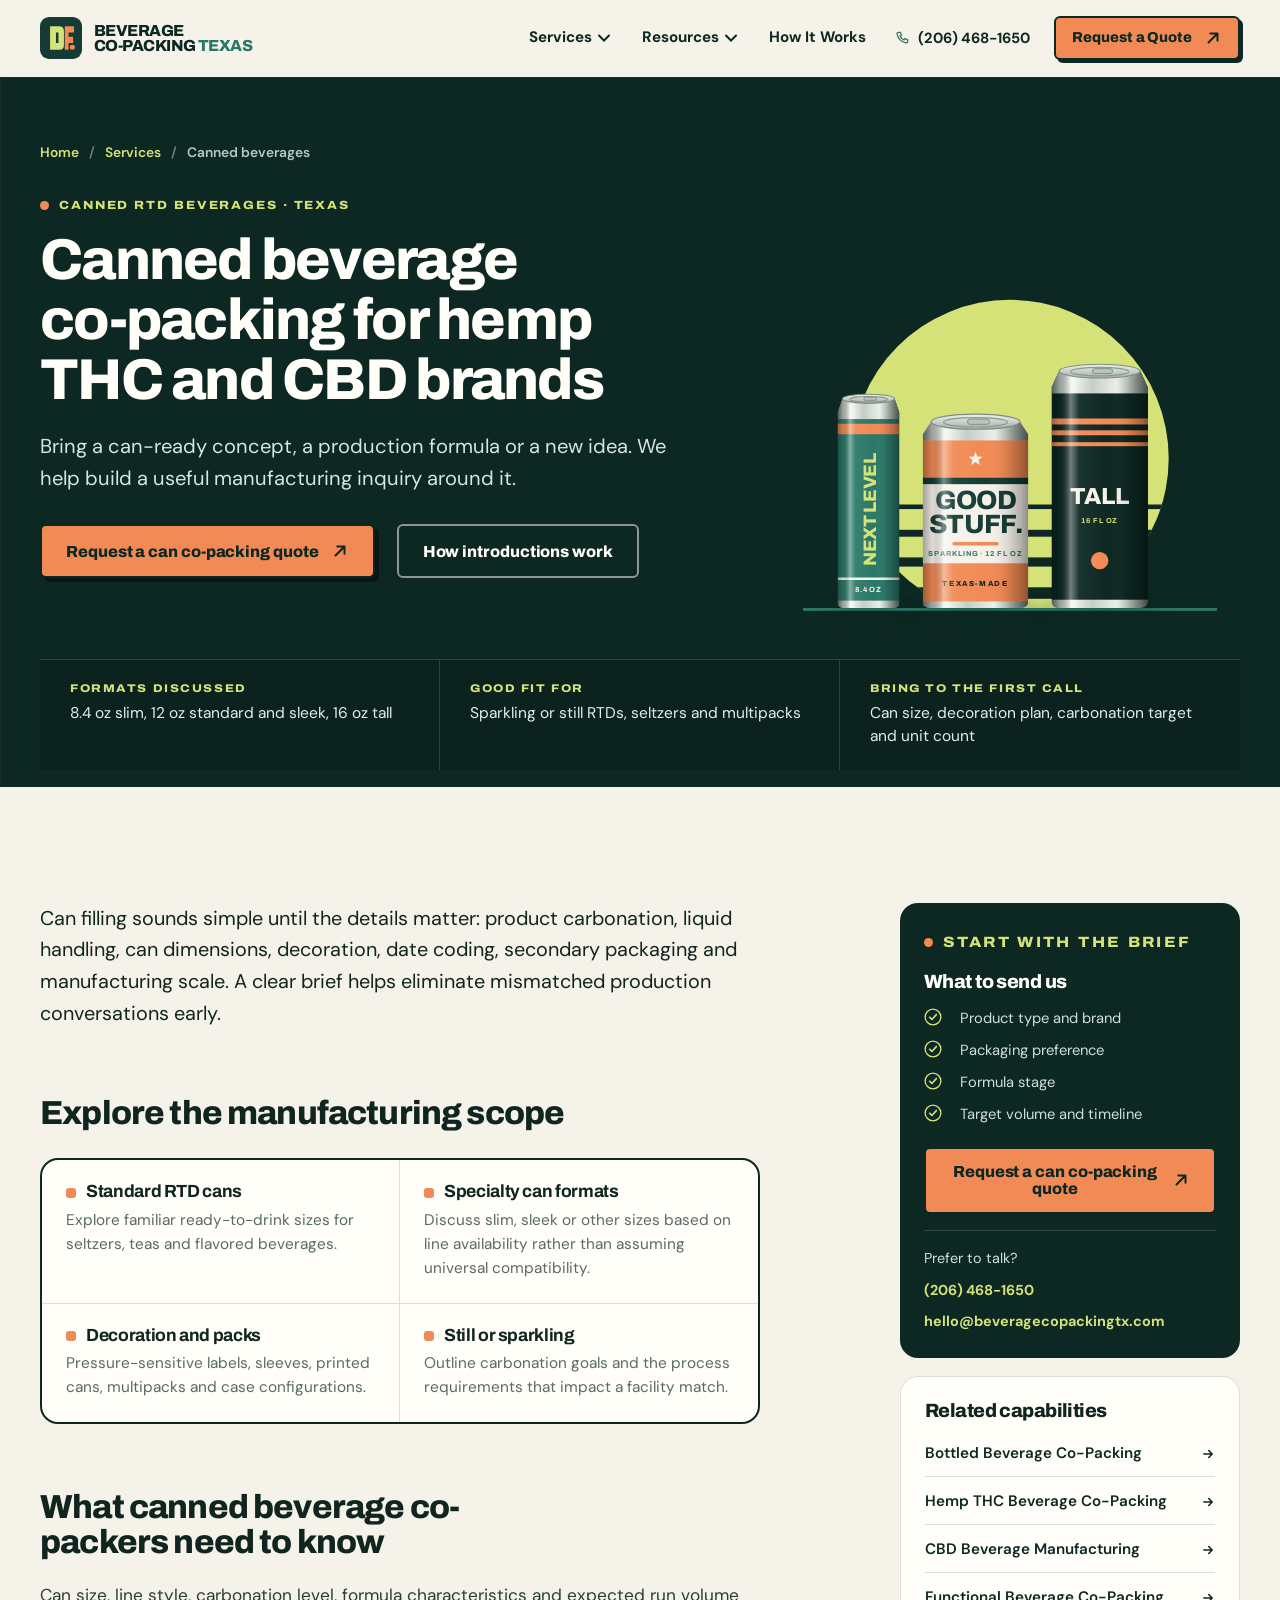
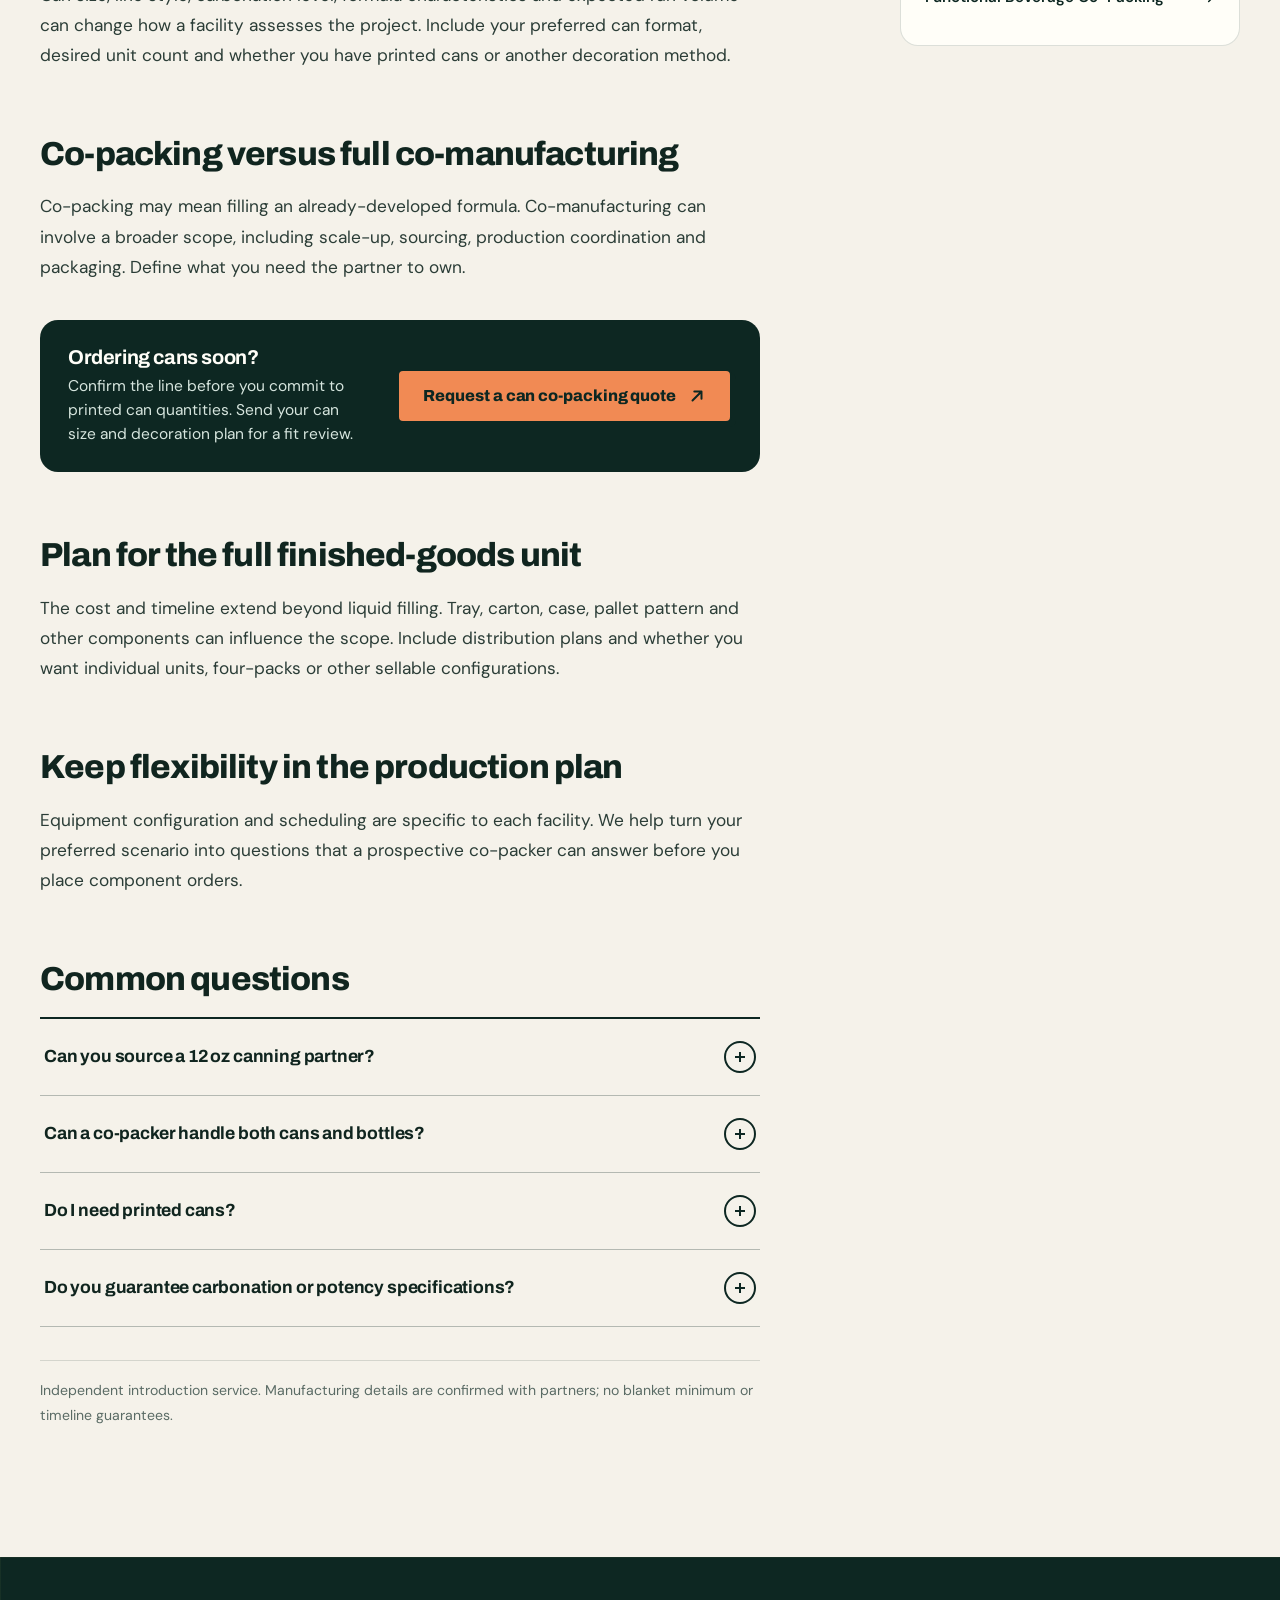
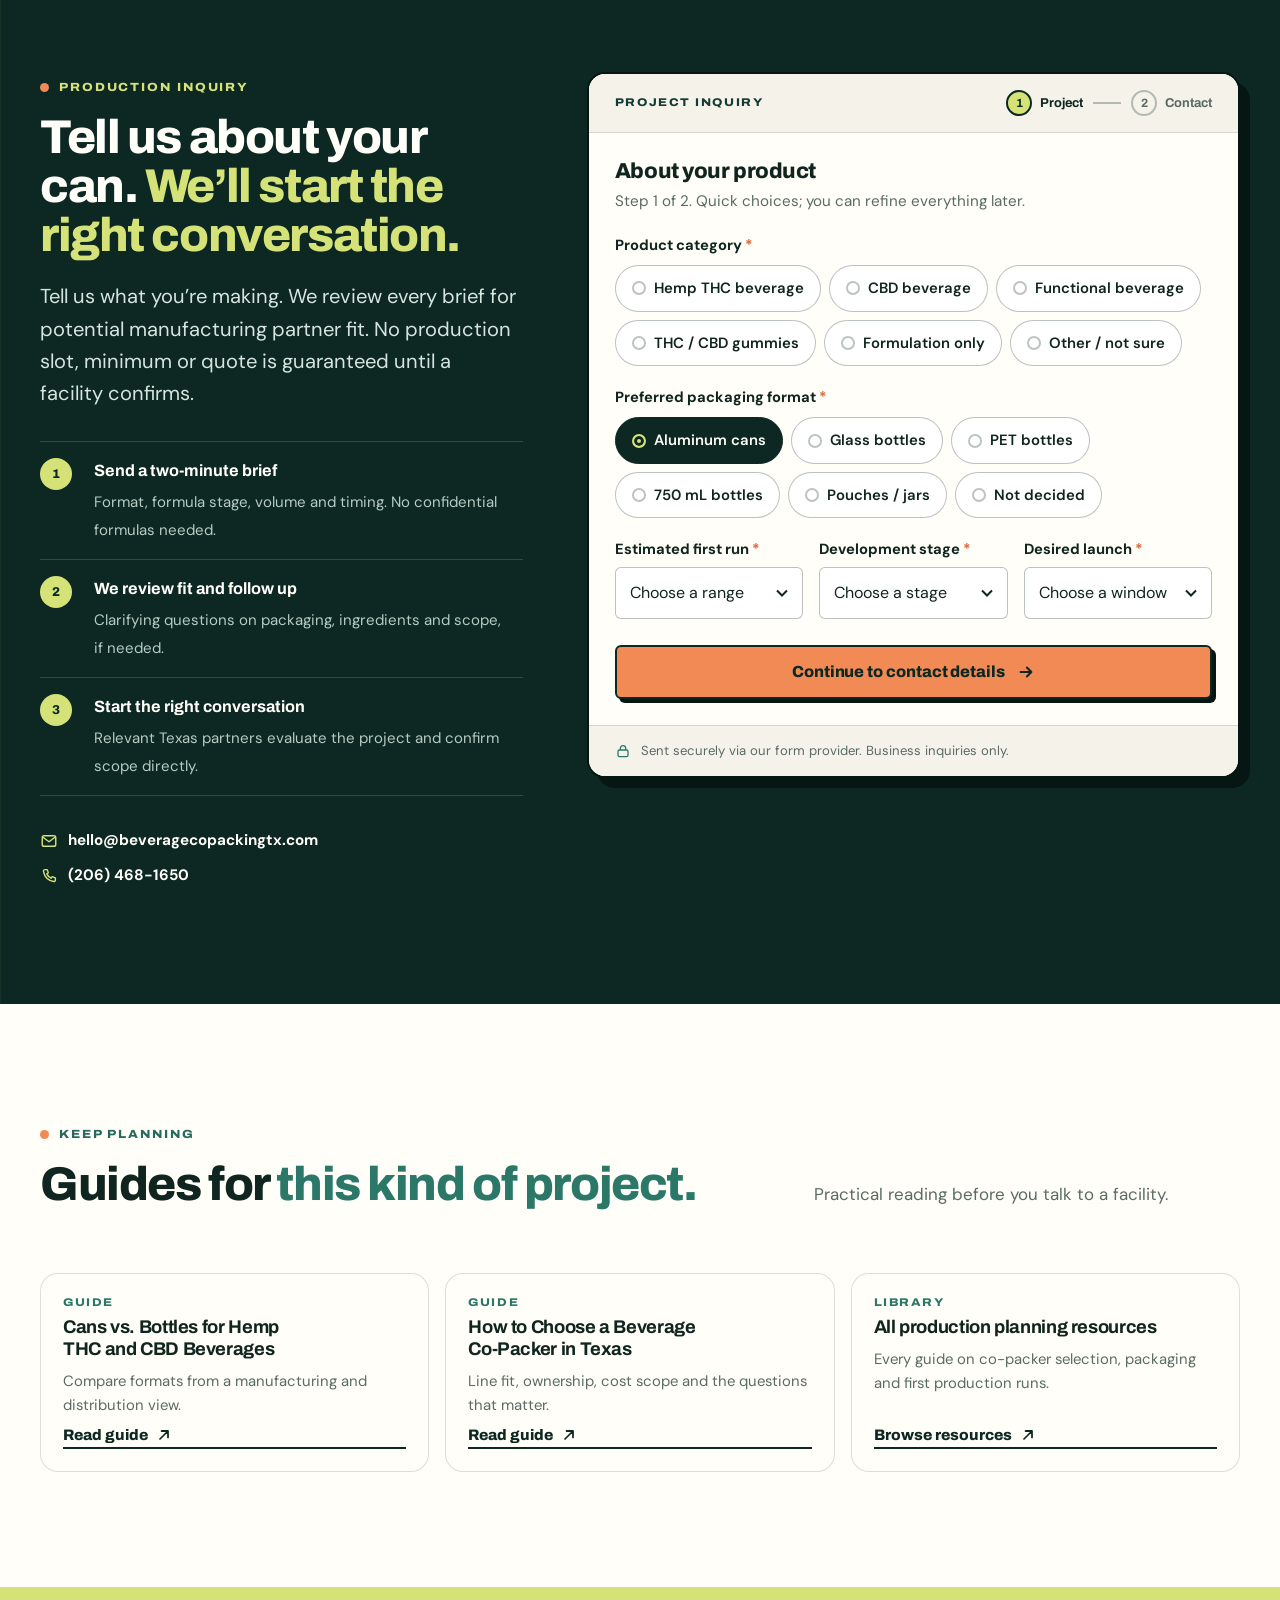
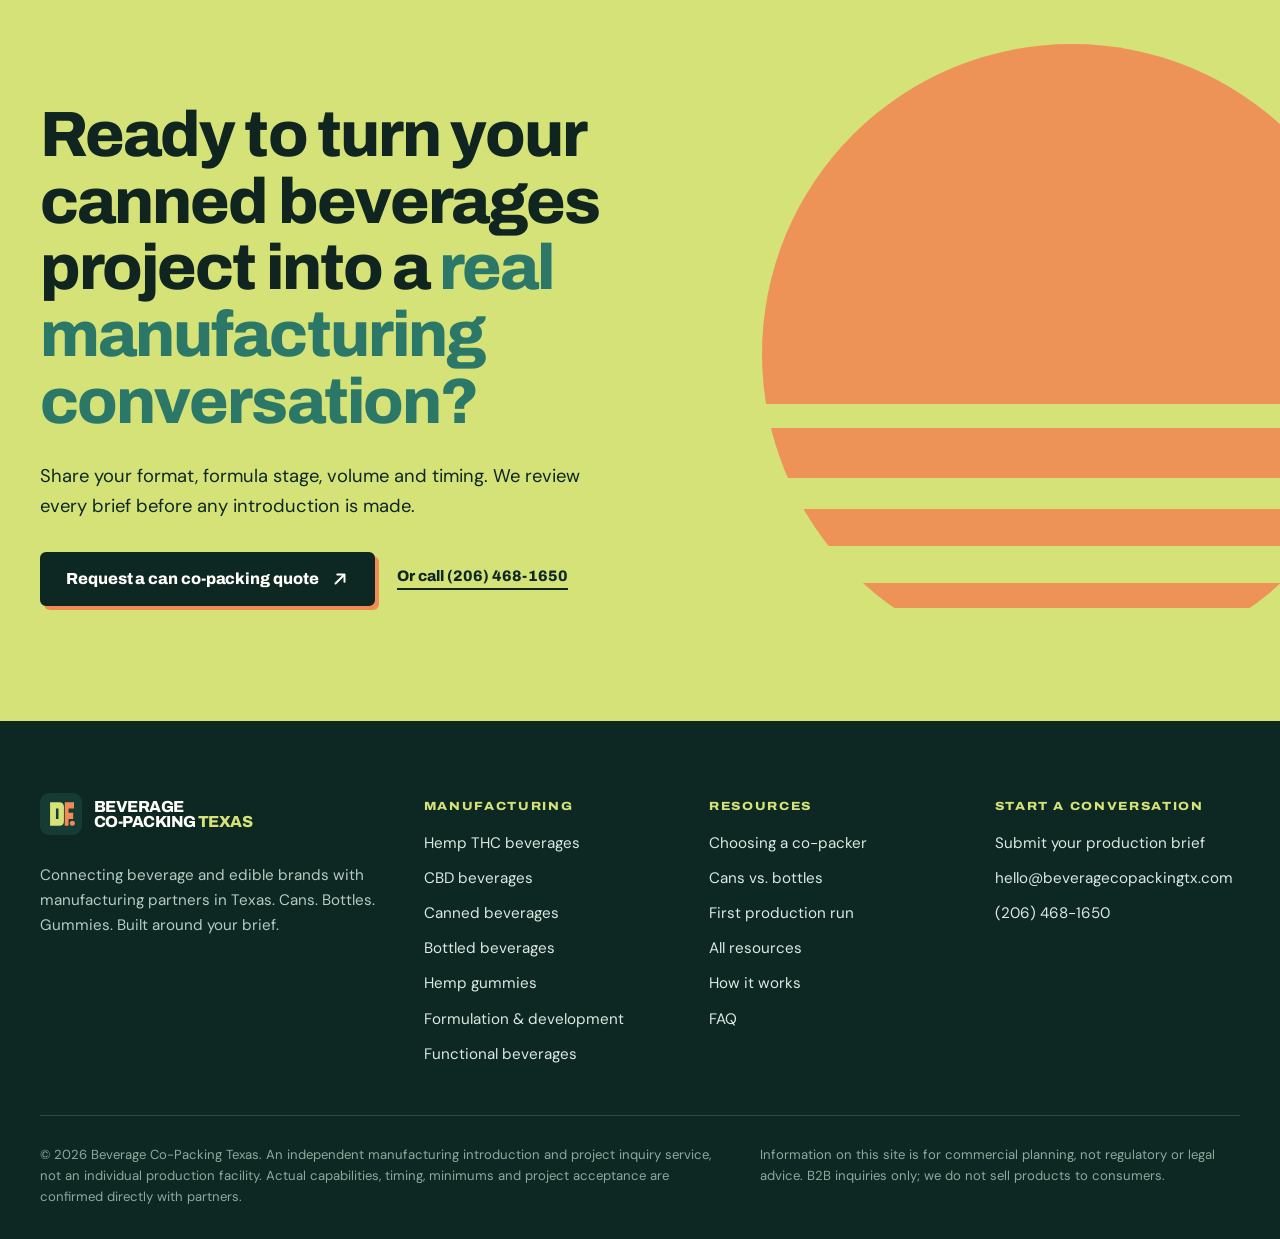
<file: canned-beverage-co-packing.html>
<!doctype html>
<html lang="en">
<head>
<meta charset="utf-8">
<meta name="viewport" content="width=device-width, initial-scale=1">
<title>Canned Beverage Co-Packing Texas | THC &amp; CBD RTD Cans</title>
<meta name="description" content="Find Texas canning and co-packing partners for hemp-derived THC and CBD ready-to-drink beverages. Compare can formats, carbonation and production needs.">
<link rel="canonical" href="https://beveragecopackingtx.com/canned-beverage-co-packing.html">
<meta name="robots" content="index,follow,max-image-preview:large">
<meta name="theme-color" content="#0D2722">
<meta property="og:type" content="website">
<meta property="og:locale" content="en_US">
<meta property="og:site_name" content="Beverage Co-Packing Texas">
<meta property="og:title" content="Canned Beverage Co-Packing Texas | THC &amp; CBD RTD Cans">
<meta property="og:description" content="Find Texas canning and co-packing partners for hemp-derived THC and CBD ready-to-drink beverages. Compare can formats, carbonation and production needs.">
<meta property="og:url" content="https://beveragecopackingtx.com/canned-beverage-co-packing.html">
<meta property="og:image" content="https://beveragecopackingtx.com/assets/og-image.png">
<meta property="og:image:width" content="1200">
<meta property="og:image:height" content="630">
<meta property="og:image:alt" content="Beverage Co-Packing Texas: hemp THC, CBD, cans, bottles and gummies">
<meta name="twitter:card" content="summary_large_image">
<meta name="twitter:title" content="Canned Beverage Co-Packing Texas | THC &amp; CBD RTD Cans">
<meta name="twitter:description" content="Find Texas canning and co-packing partners for hemp-derived THC and CBD ready-to-drink beverages. Compare can formats, carbonation and production needs.">
<meta name="twitter:image" content="https://beveragecopackingtx.com/assets/og-image.png">
<link rel="icon" href="/assets/favicon.svg" type="image/svg+xml">
<link rel="apple-touch-icon" href="/assets/apple-touch-icon.png">
<link rel="preconnect" href="https://fonts.googleapis.com">
<link rel="preconnect" href="https://fonts.gstatic.com" crossorigin>
<link rel="stylesheet" href="https://fonts.googleapis.com/css2?family=Archivo:wdth,wght@75..125,600..900&amp;family=DM+Sans:opsz,wght@9..40,400..700&amp;display=swap">
<link rel="stylesheet" href="/assets/style.css?v=6bac9b36f8">
<script>document.documentElement.classList.add('js')</script>
<script type="application/ld+json">{"@context":"https://schema.org","@graph":[{"@type":"Organization","@id":"https://beveragecopackingtx.com/#organization","name":"Beverage Co-Packing Texas","url":"https://beveragecopackingtx.com/","logo":{"@type":"ImageObject","url":"https://beveragecopackingtx.com/assets/logo-512.png","width":512,"height":512},"image":"https://beveragecopackingtx.com/assets/og-image.png","description":"Independent business-to-business introduction service connecting beverage and gummy brands with potential manufacturing partners in Texas.","email":"hello@beveragecopackingtx.com","telephone":"+12064681650","areaServed":{"@type":"State","name":"Texas"},"knowsAbout":["Hemp beverage co-packing","CBD beverage manufacturing","Canned beverage co-packing","Bottled beverage co-packing","Gummy manufacturing","Beverage formulation"]},{"@type":"Service","@id":"https://beveragecopackingtx.com/canned-beverage-co-packing.html#service","name":"Canned beverage co-packing for hemp THC and CBD brands","serviceType":"Manufacturing partner introduction","provider":{"@id":"https://beveragecopackingtx.com/#organization"},"areaServed":{"@type":"State","name":"Texas"},"description":"Find Texas canning and co-packing partners for hemp-derived THC and CBD ready-to-drink beverages. Compare can formats, carbonation and production needs.","url":"https://beveragecopackingtx.com/canned-beverage-co-packing.html"},{"@type":"BreadcrumbList","itemListElement":[{"@type":"ListItem","position":1,"name":"Home","item":"https://beveragecopackingtx.com/"},{"@type":"ListItem","position":2,"name":"Canned beverages","item":"https://beveragecopackingtx.com/canned-beverage-co-packing.html"}]},{"@type":"FAQPage","@id":"https://beveragecopackingtx.com/canned-beverage-co-packing.html#faq","mainEntity":[{"@type":"Question","name":"Can you source a 12 oz canning partner?","acceptedAnswer":{"@type":"Answer","text":"We can assess inquiries for common ready-to-drink can formats, with exact availability confirmed by the facility."}},{"@type":"Question","name":"Can a co-packer handle both cans and bottles?","acceptedAnswer":{"@type":"Answer","text":"Some operators have multiple lines; others specialize. We assess fit based on your requirements."}},{"@type":"Question","name":"Do I need printed cans?","acceptedAnswer":{"@type":"Answer","text":"Not necessarily. Decoration strategies depend on your volumes, branding and facility capabilities."}},{"@type":"Question","name":"Do you guarantee carbonation or potency specifications?","acceptedAnswer":{"@type":"Answer","text":"No. Technical specifications are set and confirmed through the partner’s product-development and manufacturing process."}}]}]}</script>
</head>
<body>
<a class="skip-link" href="#main">Skip to main content</a>
<header class="site-header" id="top">
<div class="container header-inner">
<a class="brand" href="/" aria-label="Beverage Co-Packing Texas home"><img src="/assets/brand-mark.svg" alt="" width="42" height="42"><span class="brand-word" aria-hidden="true"><span>Beverage</span><span>Co-Packing <b>Texas</b></span></span></a>
<nav class="nav" aria-label="Primary">
<div class="nav-item" data-dropdown>
<button class="nav-link" type="button" aria-expanded="false" aria-controls="dd-services">Services <svg class="chev" viewBox="0 0 12 8" aria-hidden="true" focusable="false"><path d="M1 1.5 6 6.5l5-5" fill="none" stroke="currentColor" stroke-width="2" stroke-linecap="round"/></svg></button>
<div class="dropdown" id="dd-services" hidden>
<div class="dropdown-grid"><a class="dd-link" href="/hemp-beverage-co-packing.html"><span class="dd-num" aria-hidden="true">01</span><span class="dd-title">Hemp THC Beverage Co-Packing</span><span class="dd-desc">Seltzers, RTD alcohol alternatives and bottled infused drinks.</span></a><a class="dd-link" href="/cbd-beverage-manufacturing.html"><span class="dd-num" aria-hidden="true">02</span><span class="dd-title">CBD Beverage Manufacturing</span><span class="dd-desc">Sparkling CBD drinks, still tonics and bottled RTDs.</span></a><a class="dd-link" href="/canned-beverage-co-packing.html" aria-current="page"><span class="dd-num" aria-hidden="true">03</span><span class="dd-title">Canned Beverage Co-Packing</span><span class="dd-desc">Slim, standard and tall cans, still or sparkling.</span></a><a class="dd-link" href="/bottled-beverage-co-packing.html"><span class="dd-num" aria-hidden="true">04</span><span class="dd-title">Bottled Beverage Co-Packing</span><span class="dd-desc">Glass, PET, shots and 750 mL shareable bottles.</span></a><a class="dd-link" href="/hemp-gummy-co-packing.html"><span class="dd-num" aria-hidden="true">05</span><span class="dd-title">Hemp Gummy Manufacturing</span><span class="dd-desc">THC and CBD gummies in pectin or gelatin, pouches or jars.</span></a><a class="dd-link" href="/beverage-formulation.html"><span class="dd-num" aria-hidden="true">06</span><span class="dd-title">Beverage Formulation & Development</span><span class="dd-desc">Concept briefs, bench formulas and scale-up to the line.</span></a><a class="dd-link" href="/functional-co-packing.html"><span class="dd-num" aria-hidden="true">07</span><span class="dd-title">Functional Beverage Co-Packing</span><span class="dd-desc">Botanical and functional RTDs in cans and bottles.</span></a></div>
<div class="dropdown-foot"><span>Not sure which fits? A brief is enough to start.</span><a href="#quote">Request a quote →</a></div>
</div>
</div>
<div class="nav-item" data-dropdown>
<button class="nav-link" type="button" aria-expanded="false" aria-controls="dd-resources">Resources <svg class="chev" viewBox="0 0 12 8" aria-hidden="true" focusable="false"><path d="M1 1.5 6 6.5l5-5" fill="none" stroke="currentColor" stroke-width="2" stroke-linecap="round"/></svg></button>
<div class="dropdown" id="dd-resources" hidden>
<div class="dropdown-grid one"><a class="dd-link" href="/resources/choosing-a-beverage-copacker.html"><span class="dd-num" aria-hidden="true">G1</span><span class="dd-title">How to Choose a Beverage Co-Packer in Texas</span><span class="dd-desc">Line fit, ownership, cost scope and the questions that matter.</span></a><a class="dd-link" href="/resources/cans-vs-bottles.html"><span class="dd-num" aria-hidden="true">G2</span><span class="dd-title">Cans vs. Bottles for Hemp THC and CBD Beverages</span><span class="dd-desc">Compare formats from a manufacturing and distribution view.</span></a><a class="dd-link" href="/resources/launching-hemp-beverage.html"><span class="dd-num" aria-hidden="true">G3</span><span class="dd-title">Planning Your First Hemp Beverage Production Run</span><span class="dd-desc">Build a brief that saves time with every facility.</span></a></div>
<div class="dropdown-foot"><span>Production planning guides</span><a href="/resources/">All resources →</a></div>
</div>
</div>
<a class="nav-link" href="/#process">How It Works</a>
<a class="nav-phone" href="tel:+12064681650"><svg viewBox="0 0 24 24" aria-hidden="true" focusable="false"><path d="M6.6 3.5h3l1.5 4.2-2 1.4a12 12 0 0 0 5.8 5.8l1.4-2 4.2 1.5v3a2 2 0 0 1-2.2 2A17.5 17.5 0 0 1 4.6 5.7a2 2 0 0 1 2-2.2Z" fill="none" stroke="currentColor" stroke-width="1.9" stroke-linejoin="round"/></svg>(206) 468-1650</a>
<a class="btn btn-sm nav-cta" href="#quote" data-cta="header_quote">Request a Quote <svg viewBox="0 0 20 20" aria-hidden="true" focusable="false"><path d="M5 15 15 5M7 5h8v8" fill="none" stroke="currentColor" stroke-width="2.2" stroke-linecap="round" stroke-linejoin="round"/></svg></a>
</nav>
<a class="btn btn-sm header-quote" href="#quote" data-cta="header_quote_mobile">Get a Quote</a>
<button class="menu-toggle" type="button" aria-label="Menu" aria-expanded="false" aria-controls="drawer" aria-haspopup="dialog"><span class="menu-toggle-bars" aria-hidden="true"><span></span><span></span><span></span></span><span class="menu-word">Menu</span></button>
</div>
</header>
<main id="main">
<section class="page-hero dark deep grid-bg" aria-labelledby="page-title">
<div class="container page-hero-grid">
<div class="page-hero-copy">
<nav class="breadcrumb" aria-label="Breadcrumb"><ol><li><a href="/">Home</a></li><li><a href="/#capabilities">Services</a></li><li><span aria-current="page">Canned beverages</span></li></ol></nav>
<p class="eyebrow">Canned RTD beverages · Texas</p>
<h1 id="page-title">Canned beverage co-packing for hemp THC and CBD brands</h1>
<p class="lead">Bring a can-ready concept, a production formula or a new idea. We help build a useful manufacturing inquiry around it.</p>
<div class="actions"><a class="btn" href="#quote" data-cta="service_hero">Request a can co-packing quote <svg viewBox="0 0 20 20" aria-hidden="true" focusable="false"><path d="M5 15 15 5M7 5h8v8" fill="none" stroke="currentColor" stroke-width="2.2" stroke-linecap="round" stroke-linejoin="round"/></svg></a><a class="btn btn-ghost" href="/#process">How introductions work</a></div>
</div>
<div class="page-hero-art"><svg class="service-art" viewBox="0 0 400 330" xmlns="http://www.w3.org/2000/svg" aria-hidden="true" focusable="false"><defs>
<linearGradient id="sa-cyl" x1="0" x2="1"><stop offset="0" stop-color="#000" stop-opacity=".34"/><stop offset=".09" stop-color="#000" stop-opacity=".1"/><stop offset=".2" stop-color="#fff" stop-opacity=".42"/><stop offset=".29" stop-color="#fff" stop-opacity=".06"/><stop offset=".6" stop-color="#fff" stop-opacity="0"/><stop offset=".8" stop-color="#000" stop-opacity=".1"/><stop offset=".93" stop-color="#000" stop-opacity=".28"/><stop offset="1" stop-color="#000" stop-opacity=".42"/></linearGradient>
<linearGradient id="sa-metal" x1="0" x2="1"><stop offset="0" stop-color="#7F8C86"/><stop offset=".22" stop-color="#F3F5EF"/><stop offset=".42" stop-color="#C3CCC6"/><stop offset=".68" stop-color="#EDF1EA"/><stop offset="1" stop-color="#76837D"/></linearGradient>
<linearGradient id="sa-lid" x1="0" y1="0" x2="0" y2="1"><stop offset="0" stop-color="#EEF2EC"/><stop offset="1" stop-color="#A3AFA8"/></linearGradient>
<linearGradient id="sa-green" x1="0" x2="1"><stop offset="0" stop-color="#0B2A23"/><stop offset=".16" stop-color="#245F51"/><stop offset=".25" stop-color="#7DBBA7"/><stop offset=".33" stop-color="#2E7C69"/><stop offset=".72" stop-color="#1C574A"/><stop offset=".9" stop-color="#103B32"/><stop offset="1" stop-color="#08201B"/></linearGradient>
<linearGradient id="sa-amber" x1="0" x2="1"><stop offset="0" stop-color="#4B210B"/><stop offset=".16" stop-color="#A9551F"/><stop offset=".25" stop-color="#F4B07A"/><stop offset=".33" stop-color="#C4672C"/><stop offset=".75" stop-color="#8E4418"/><stop offset="1" stop-color="#40190A"/></linearGradient>
<linearGradient id="sa-clear" x1="0" x2="1"><stop offset="0" stop-color="#C9D6CF" stop-opacity=".9"/><stop offset=".22" stop-color="#fff" stop-opacity=".95"/><stop offset=".34" stop-color="#E8EFEA" stop-opacity=".7"/><stop offset=".8" stop-color="#DCE6E0" stop-opacity=".75"/><stop offset="1" stop-color="#AFC0B7" stop-opacity=".95"/></linearGradient>
<filter id="sa-blur" x="-50%" y="-200%" width="200%" height="500%"><feGaussianBlur stdDeviation="6"/></filter>
</defs><circle cx="200" cy="170" r="138" fill="#D4E277"/><g clip-path="url(#sa-sun)"><rect x="40" y="210" width="320" height="4" fill="#0D2722"/><rect x="40" y="232" width="320" height="6" fill="#0D2722"/><rect x="40" y="256" width="320" height="8" fill="#0D2722"/><rect x="40" y="282" width="320" height="10" fill="#0D2722"/></g><clipPath id="sa-sun"><circle cx="200" cy="170" r="138"/></clipPath><rect x="20" y="300" width="360" height="10" rx="3" fill="#0D2722"/><rect x="20" y="300" width="360" height="2.5" fill="#2B7869"/><g>
<ellipse cx="77" cy="302" rx="33.5" ry="6" fill="#0D2722" opacity="0.28" filter="url(#sa-blur)"/>
<clipPath id="sa-s50"><path d="M54.3 118H99.7L104 130.7V292.7Q104 300 99.7 300H54.3Q50 300 50 292.7V130.7Z"/></clipPath>
<g clip-path="url(#sa-s50)">
<rect x="50" y="118" width="54" height="182" fill="#2B7869"/>
<rect x="50" y="139.8" width="54" height="9.1" fill="#F18A54"/>
<g transform="translate(83.5 214.5) rotate(-90)"><text x="0" y="0" text-anchor="middle" font-family="Archivo, 'Arial Narrow', Arial, sans-serif" font-weight="800" font-size="15.7" letter-spacing="-0.3" fill="#D4E277">NEXT LEVEL</text></g>
<path d="M50 274.5h54" stroke="#F5F2EA" stroke-width="2.2"/>
<text x="77" y="286.4" text-anchor="middle" font-family="Archivo, 'Arial Narrow', Arial, sans-serif" font-weight="700" font-size="6.5" letter-spacing="0.6" fill="#F5F2EA">8.4 OZ</text>
<rect x="50" y="118" width="54" height="17.7" fill="url(#sa-metal)"/>
<rect x="50" y="293.6" width="54" height="6.4" fill="url(#sa-metal)"/>
<rect x="50" y="118" width="54" height="182" fill="url(#sa-cyl)"/>
</g>
<ellipse cx="77" cy="118" rx="22.7" ry="3.9" fill="url(#sa-lid)" stroke="#7E8B85" stroke-width="1"/>
<ellipse cx="77" cy="118.5" rx="16.3" ry="2.4" fill="none" stroke="#8D9993" stroke-width="1"/>
<rect x="72.9" y="116.7" width="11.3" height="2.7" rx="1.3" fill="#BAC4BE" stroke="#7E8B85" stroke-width=".8"/>
</g><g>
<ellipse cx="170" cy="302" rx="57" ry="8.8" fill="#0D2722" opacity="0.28" filter="url(#sa-blur)"/>
<clipPath id="sa-c124"><path d="M131.4 138H208.6L216 149.3V293.5Q216 300 208.6 300H131.4Q124 300 124 293.5V149.3Z"/></clipPath>
<g clip-path="url(#sa-c124)">
<rect x="124" y="138" width="92" height="162" fill="#F18A54"/>
<rect x="124" y="186.6" width="92" height="74.5" fill="#F5F2EA"/>
<rect x="124" y="186.6" width="92" height="5.7" fill="#153B34"/>
<text x="170" y="214.1" text-anchor="middle" font-family="Archivo, 'Arial Narrow', Arial, sans-serif" font-weight="800" font-size="23" letter-spacing="-0.5" fill="#153B34">GOOD</text>
<text x="170" y="235.2" text-anchor="middle" font-family="Archivo, 'Arial Narrow', Arial, sans-serif" font-weight="800" font-size="23" letter-spacing="-0.5" fill="#153B34">STUFF.</text>
<rect x="149.8" y="242.5" width="40.5" height="3.2" rx="2" fill="#F18A54"/>
<text x="170" y="254.6" text-anchor="middle" font-family="Archivo, 'Arial Narrow', Arial, sans-serif" font-weight="700" font-size="6.3" letter-spacing="0.8" fill="#2B7869">SPARKLING &#183; 12 FL OZ</text>
<polygon points="170,164 171.6,168.2 176.1,168.4 172.6,171.2 173.8,175.6 170,173.1 166.2,175.6 167.4,171.2 163.9,168.4 168.4,168.2" fill="#F5F2EA"/>
<text x="170" y="280.6" text-anchor="middle" font-family="Archivo, 'Arial Narrow', Arial, sans-serif" font-weight="800" font-size="6.4" letter-spacing="1.4" fill="#0D2722">TEXAS-MADE</text>
<rect x="124" y="138" width="92" height="16.3" fill="url(#sa-metal)"/>
<rect x="124" y="294.3" width="92" height="5.7" fill="url(#sa-metal)"/>
<rect x="124" y="138" width="92" height="162" fill="url(#sa-cyl)"/>
</g>
<ellipse cx="170" cy="138" rx="38.6" ry="6.6" fill="url(#sa-lid)" stroke="#7E8B85" stroke-width="1"/>
<ellipse cx="170" cy="138.5" rx="27.8" ry="4.1" fill="none" stroke="#8D9993" stroke-width="1"/>
<rect x="163" y="135.7" width="19.3" height="4.6" rx="2.3" fill="#BAC4BE" stroke="#7E8B85" stroke-width=".8"/>
</g><g>
<ellipse cx="278" cy="302" rx="52.1" ry="8.2" fill="#0D2722" opacity="0.28" filter="url(#sa-blur)"/>
<clipPath id="sa-t236"><path d="M242.7 94H313.3L320 108.4V291.8Q320 300 313.3 300H242.7Q236 300 236 291.8V108.4Z"/></clipPath>
<g clip-path="url(#sa-t236)">
<rect x="236" y="94" width="84" height="206" fill="#0D2722"/>
<rect x="236" y="135.2" width="84" height="5.2" fill="#F18A54"/><rect x="236" y="145.5" width="84" height="4.3" fill="#F18A54"/><rect x="236" y="155.8" width="84" height="3.5" fill="#F18A54"/><text x="278" y="209.4" text-anchor="middle" font-family="Archivo, 'Arial Narrow', Arial, sans-serif" font-weight="800" font-size="20.2" fill="#F5F2EA">TALL</text><text x="278" y="225.8" text-anchor="middle" font-family="Archivo, 'Arial Narrow', Arial, sans-serif" font-weight="700" font-size="6.3" letter-spacing="0.8" fill="#D4E277">16 FL OZ</text><circle cx="278" cy="258.8" r="7.6" fill="#F18A54"/>
<rect x="236" y="94" width="84" height="19.4" fill="url(#sa-metal)"/>
<rect x="236" y="292.8" width="84" height="7.2" fill="url(#sa-metal)"/>
<rect x="236" y="94" width="84" height="206" fill="url(#sa-cyl)"/>
</g>
<ellipse cx="278" cy="94" rx="35.3" ry="6" fill="url(#sa-lid)" stroke="#7E8B85" stroke-width="1"/>
<ellipse cx="278" cy="94.5" rx="25.4" ry="3.7" fill="none" stroke="#8D9993" stroke-width="1"/>
<rect x="271.6" y="91.9" width="17.6" height="4.2" rx="2.1" fill="#BAC4BE" stroke="#7E8B85" stroke-width=".8"/>
</g></svg></div>
</div>
<dl class="facts container"><div><dt class="label">Formats discussed</dt><dd>8.4 oz slim, 12 oz standard and sleek, 16 oz tall</dd></div><div><dt class="label">Good fit for</dt><dd>Sparkling or still RTDs, seltzers and multipacks</dd></div><div><dt class="label">Bring to the first call</dt><dd>Can size, decoration plan, carbonation target and unit count</dd></div></dl>
</section>
<section class="section"><div class="container content-layout"><article class="prose">
<p class="lead">Can filling sounds simple until the details matter: product carbonation, liquid handling, can dimensions, decoration, date coding, secondary packaging and manufacturing scale. A clear brief helps eliminate mismatched production conversations early.</p>
<h2>Explore the manufacturing scope</h2>
<div class="cap-grid"><div><h3>Standard RTD cans</h3><p>Explore familiar ready-to-drink sizes for seltzers, teas and flavored beverages.</p></div><div><h3>Specialty can formats</h3><p>Discuss slim, sleek or other sizes based on line availability rather than assuming universal compatibility.</p></div><div><h3>Decoration and packs</h3><p>Pressure-sensitive labels, sleeves, printed cans, multipacks and case configurations.</p></div><div><h3>Still or sparkling</h3><p>Outline carbonation goals and the process requirements that impact a facility match.</p></div></div>
<h2>What canned beverage co-packers need to know</h2>
<p>Can size, line style, carbonation level, formula characteristics and expected run volume can change how a facility assesses the project. Include your preferred can format, desired unit count and whether you have printed cans or another decoration method.</p>
<h2>Co-packing versus full co-manufacturing</h2>
<p>Co-packing may mean filling an already-developed formula. Co-manufacturing can involve a broader scope, including scale-up, sourcing, production coordination and packaging. Define what you need the partner to own.</p>
<aside class="callout-box" aria-label="Request a quote"><div><h3>Ordering cans soon?</h3><p>Confirm the line before you commit to printed can quantities. Send your can size and decoration plan for a fit review.</p></div><a class="btn" href="#quote" data-cta="service_inline">Request a can co-packing quote <svg viewBox="0 0 20 20" aria-hidden="true" focusable="false"><path d="M5 15 15 5M7 5h8v8" fill="none" stroke="currentColor" stroke-width="2.2" stroke-linecap="round" stroke-linejoin="round"/></svg></a></aside>
<h2>Plan for the full finished-goods unit</h2>
<p>The cost and timeline extend beyond liquid filling. Tray, carton, case, pallet pattern and other components can influence the scope. Include distribution plans and whether you want individual units, four-packs or other sellable configurations.</p>
<h2>Keep flexibility in the production plan</h2>
<p>Equipment configuration and scheduling are specific to each facility. We help turn your preferred scenario into questions that a prospective co-packer can answer before you place component orders.</p>
<h2 id="questions">Common questions</h2>
<div class="faq-list"><details><summary>Can you source a 12 oz canning partner?</summary><div><p>We can assess inquiries for common ready-to-drink can formats, with exact availability confirmed by the facility.</p></div></details><details><summary>Can a co-packer handle both cans and bottles?</summary><div><p>Some operators have multiple lines; others specialize. We assess fit based on your requirements.</p></div></details><details><summary>Do I need printed cans?</summary><div><p>Not necessarily. Decoration strategies depend on your volumes, branding and facility capabilities.</p></div></details><details><summary>Do you guarantee carbonation or potency specifications?</summary><div><p>No. Technical specifications are set and confirmed through the partner’s product-development and manufacturing process.</p></div></details></div>
<p class="disclaimer">Independent introduction service. Manufacturing details are confirmed with partners; no blanket minimum or timeline guarantees.</p>
</article><aside class="aside" aria-label="Project planning and related services">
<div class="aside-card quote">
<p class="eyebrow">Start with the brief</p>
<h2>What to send us</h2>
<ul class="checks">
<li><svg viewBox="0 0 24 24" aria-hidden="true" focusable="false"><circle cx="12" cy="12" r="10.5" fill="none" stroke="currentColor" stroke-width="1.8"/><path d="m7.5 12.3 3 3 6-6.4" fill="none" stroke="currentColor" stroke-width="2.2" stroke-linecap="round" stroke-linejoin="round"/></svg><span>Product type and brand</span></li>
<li><svg viewBox="0 0 24 24" aria-hidden="true" focusable="false"><circle cx="12" cy="12" r="10.5" fill="none" stroke="currentColor" stroke-width="1.8"/><path d="m7.5 12.3 3 3 6-6.4" fill="none" stroke="currentColor" stroke-width="2.2" stroke-linecap="round" stroke-linejoin="round"/></svg><span>Packaging preference</span></li>
<li><svg viewBox="0 0 24 24" aria-hidden="true" focusable="false"><circle cx="12" cy="12" r="10.5" fill="none" stroke="currentColor" stroke-width="1.8"/><path d="m7.5 12.3 3 3 6-6.4" fill="none" stroke="currentColor" stroke-width="2.2" stroke-linecap="round" stroke-linejoin="round"/></svg><span>Formula stage</span></li>
<li><svg viewBox="0 0 24 24" aria-hidden="true" focusable="false"><circle cx="12" cy="12" r="10.5" fill="none" stroke="currentColor" stroke-width="1.8"/><path d="m7.5 12.3 3 3 6-6.4" fill="none" stroke="currentColor" stroke-width="2.2" stroke-linecap="round" stroke-linejoin="round"/></svg><span>Target volume and timeline</span></li>
</ul>
<a class="btn btn-block" href="#quote" data-cta="service_aside">Request a can co-packing quote <svg viewBox="0 0 20 20" aria-hidden="true" focusable="false"><path d="M5 15 15 5M7 5h8v8" fill="none" stroke="currentColor" stroke-width="2.2" stroke-linecap="round" stroke-linejoin="round"/></svg></a>
<div class="aside-contact"><span>Prefer to talk?</span><a href="tel:+12064681650">(206) 468-1650</a><a href="mailto:hello@beveragecopackingtx.com">hello@beveragecopackingtx.com</a></div>
</div>
<div class="aside-card">
<h2>Related capabilities</h2>
<ul class="aside-links"><li><a href="/bottled-beverage-co-packing.html">Bottled Beverage Co-Packing<svg viewBox="0 0 20 20" aria-hidden="true" focusable="false"><path d="M4 10h12M11 5l5 5-5 5" fill="none" stroke="currentColor" stroke-width="2.2" stroke-linecap="round" stroke-linejoin="round"/></svg></a></li><li><a href="/hemp-beverage-co-packing.html">Hemp THC Beverage Co-Packing<svg viewBox="0 0 20 20" aria-hidden="true" focusable="false"><path d="M4 10h12M11 5l5 5-5 5" fill="none" stroke="currentColor" stroke-width="2.2" stroke-linecap="round" stroke-linejoin="round"/></svg></a></li><li><a href="/cbd-beverage-manufacturing.html">CBD Beverage Manufacturing<svg viewBox="0 0 20 20" aria-hidden="true" focusable="false"><path d="M4 10h12M11 5l5 5-5 5" fill="none" stroke="currentColor" stroke-width="2.2" stroke-linecap="round" stroke-linejoin="round"/></svg></a></li><li><a href="/functional-co-packing.html">Functional Beverage Co-Packing<svg viewBox="0 0 20 20" aria-hidden="true" focusable="false"><path d="M4 10h12M11 5l5 5-5 5" fill="none" stroke="currentColor" stroke-width="2.2" stroke-linecap="round" stroke-linejoin="round"/></svg></a></li></ul>
</div>
</aside></div></section>
<section class="section inquiry dark deep grid-bg" id="quote" aria-labelledby="quote-title">
<div class="container inquiry-layout">
<div class="inquiry-copy" data-reveal>
<p class="eyebrow">Production inquiry</p>
<h2 id="quote-title">Tell us about your can. <em>We’ll start the right conversation.</em></h2>
<p class="lead">Tell us what you’re making. We review every brief for potential manufacturing partner fit. No production slot, minimum or quote is guaranteed until a facility confirms.</p>
<ol class="next-steps">
<li><b>1</b><div><strong>Send a two-minute brief</strong><span>Format, formula stage, volume and timing. No confidential formulas needed.</span></div></li>
<li><b>2</b><div><strong>We review fit and follow up</strong><span>Clarifying questions on packaging, ingredients and scope, if needed.</span></div></li>
<li><b>3</b><div><strong>Start the right conversation</strong><span>Relevant Texas partners evaluate the project and confirm scope directly.</span></div></li>
</ol>
<div class="contact-alt"><a href="mailto:hello@beveragecopackingtx.com"><svg viewBox="0 0 24 24" aria-hidden="true" focusable="false"><rect x="3" y="5" width="18" height="14" rx="2.5" fill="none" stroke="currentColor" stroke-width="1.9"/><path d="m4 7 8 6 8-6" fill="none" stroke="currentColor" stroke-width="1.9" stroke-linejoin="round"/></svg>hello@beveragecopackingtx.com</a><a href="tel:+12064681650"><svg viewBox="0 0 24 24" aria-hidden="true" focusable="false"><path d="M6.6 3.5h3l1.5 4.2-2 1.4a12 12 0 0 0 5.8 5.8l1.4-2 4.2 1.5v3a2 2 0 0 1-2.2 2A17.5 17.5 0 0 1 4.6 5.7a2 2 0 0 1 2-2.2Z" fill="none" stroke="currentColor" stroke-width="1.9" stroke-linejoin="round"/></svg>(206) 468-1650</a></div>
</div>
<div class="form-card" data-reveal data-reveal-delay="1">
<div class="form-top"><span class="label">Project inquiry</span><div class="progress no-js-hide" aria-hidden="true"><span class="progress-step is-active" data-progress="1"><i>1</i><b>Project</b></span><span class="progress-bar"></span><span class="progress-step" data-progress="2"><i>2</i><b>Contact</b></span></div></div>
<form class="lead-form" id="lead-form" action="https://api.web3forms.com/submit" method="POST" data-source="canned-beverage-co-packing">
<input type="hidden" name="access_key" value="a5dfcbbe-ee86-4558-9092-451ed52d85f4">
<input type="hidden" name="subject" value="New Beverage Co-Packing Texas manufacturing inquiry">
<input type="hidden" name="from_name" value="Beverage Co-Packing Texas website">
<input type="hidden" name="redirect" value="https://beveragecopackingtx.com/thank-you.html">
<input type="hidden" name="form_source" value="canned-beverage-co-packing">
<div class="hp" aria-hidden="true"><label>Leave this box unchecked <input type="checkbox" name="botcheck" tabindex="-1" autocomplete="off"></label></div>
<p class="sr-only" aria-live="polite" data-step-status></p>

<fieldset class="form-step" data-step="1" data-active="true">
<legend class="step-legend" tabindex="-1">About your product</legend>
<p class="step-intro">Step 1 of 2. Quick choices; you can refine everything later.</p>
<fieldset class="choice-group" data-group="product_type" aria-describedby="product_type-err">
<legend class="group-label">Product category <span class="req" aria-hidden="true">*</span><span class="sr-only">(required)</span></legend>
<div class="choices"><label class="choice"><input type="radio" name="product_type" value="Hemp THC beverage" required aria-describedby="product_type-err"><span>Hemp THC beverage</span></label><label class="choice"><input type="radio" name="product_type" value="CBD beverage" aria-describedby="product_type-err"><span>CBD beverage</span></label><label class="choice"><input type="radio" name="product_type" value="Functional beverage" aria-describedby="product_type-err"><span>Functional beverage</span></label><label class="choice"><input type="radio" name="product_type" value="Hemp THC/CBD gummies" aria-describedby="product_type-err"><span>THC / CBD gummies</span></label><label class="choice"><input type="radio" name="product_type" value="Formulation / product development" aria-describedby="product_type-err"><span>Formulation only</span></label><label class="choice"><input type="radio" name="product_type" value="Other / unsure" aria-describedby="product_type-err"><span>Other / not sure</span></label></div>
<p class="field-error" id="product_type-err" hidden></p>
</fieldset>
<fieldset class="choice-group" data-group="packaging" aria-describedby="packaging-err">
<legend class="group-label">Preferred packaging format <span class="req" aria-hidden="true">*</span><span class="sr-only">(required)</span></legend>
<div class="choices"><label class="choice"><input type="radio" name="packaging" value="Aluminum cans" required checked aria-describedby="packaging-err"><span>Aluminum cans</span></label><label class="choice"><input type="radio" name="packaging" value="Glass bottles" aria-describedby="packaging-err"><span>Glass bottles</span></label><label class="choice"><input type="radio" name="packaging" value="PET bottles" aria-describedby="packaging-err"><span>PET bottles</span></label><label class="choice"><input type="radio" name="packaging" value="750 mL bottles" aria-describedby="packaging-err"><span>750 mL bottles</span></label><label class="choice"><input type="radio" name="packaging" value="Gummy pouches or jars" aria-describedby="packaging-err"><span>Pouches / jars</span></label><label class="choice"><input type="radio" name="packaging" value="Undecided" aria-describedby="packaging-err"><span>Not decided</span></label></div>
<p class="field-error" id="packaging-err" hidden></p>
</fieldset>
<div class="field-row three">
<div class="field"><label for="f-volume">Estimated first run <span class="req" aria-hidden="true">*</span></label><select id="f-volume" name="volume" required aria-describedby="f-volume-err"><option value="">Choose a range</option><option>Under 5,000 units</option><option>5,000–24,999 units</option><option>25,000–99,999 units</option><option>100,000+ units</option><option>Need guidance</option></select><p class="field-error" id="f-volume-err" hidden></p></div>
<div class="field"><label for="f-stage">Development stage <span class="req" aria-hidden="true">*</span></label><select id="f-stage" name="stage" required aria-describedby="f-stage-err"><option value="">Choose a stage</option><option>Idea / early concept</option><option>Developing formula</option><option>Production-ready formula</option><option>Existing brand scaling</option></select><p class="field-error" id="f-stage-err" hidden></p></div>
<div class="field"><label for="f-timeline">Desired launch <span class="req" aria-hidden="true">*</span></label><select id="f-timeline" name="timeline" required aria-describedby="f-timeline-err"><option value="">Choose a window</option><option>Within 3 months</option><option>3–6 months</option><option>6–12 months</option><option>12+ months / exploring</option></select><p class="field-error" id="f-timeline-err" hidden></p></div>
</div>
<div class="form-nav no-js-hide"><button class="btn btn-block" type="button" data-next>Continue to contact details <svg viewBox="0 0 20 20" aria-hidden="true" focusable="false"><path d="M4 10h12M11 5l5 5-5 5" fill="none" stroke="currentColor" stroke-width="2.2" stroke-linecap="round" stroke-linejoin="round"/></svg></button></div>
</fieldset>

<fieldset class="form-step" data-step="2" data-active="false">
<legend class="step-legend" tabindex="-1">Where should we reply?</legend>
<p class="step-intro">Step 2 of 2. We use these details only to follow up on this inquiry.</p>
<div class="field-row">
<div class="field"><label for="f-name">Full name <span class="req" aria-hidden="true">*</span></label><input id="f-name" name="name" autocomplete="name" required maxlength="120" aria-describedby="f-name-err"><p class="field-error" id="f-name-err" hidden></p></div>
<div class="field"><label for="f-company">Company or brand <span class="req" aria-hidden="true">*</span></label><input id="f-company" name="company" autocomplete="organization" required maxlength="150" aria-describedby="f-company-err"><p class="field-error" id="f-company-err" hidden></p></div>
</div>
<div class="field-row">
<div class="field"><label for="f-email">Business email <span class="req" aria-hidden="true">*</span></label><input id="f-email" type="email" name="email" autocomplete="email" inputmode="email" required maxlength="200" spellcheck="false" placeholder="you@company.com" aria-describedby="f-email-hint f-email-err"><p class="hint" id="f-email-hint">We reply here. A company domain helps us route your brief.</p><p class="field-error" id="f-email-err" hidden></p></div>
<div class="field"><label for="f-phone">Phone <span class="opt">(optional)</span></label><input id="f-phone" type="tel" name="phone" autocomplete="tel" inputmode="tel" maxlength="35" placeholder="(555) 555-0123" aria-describedby="f-phone-hint f-phone-err"><p class="hint" id="f-phone-hint">For a quicker follow-up call, if you prefer.</p><p class="field-error" id="f-phone-err" hidden></p></div>
</div>
<div class="field"><label for="f-website">Company website <span class="opt">(optional)</span></label><input id="f-website" type="text" name="website" autocomplete="url" inputmode="url" spellcheck="false" maxlength="255" placeholder="yourbrand.com" aria-describedby="f-website-err"><p class="field-error" id="f-website-err" hidden></p></div>
<div class="field"><label for="f-message">Project details <span class="opt">(optional)</span></label><textarea id="f-message" name="message" rows="4" maxlength="2500" placeholder="Flavor direction, ingredients, formula ownership, target channels, packaging you already have…" aria-describedby="f-message-hint f-message-err"></textarea><p class="hint" id="f-message-hint">Please don’t include confidential formulas at this stage.</p><p class="field-error" id="f-message-err" hidden></p></div>
<p class="consent">By submitting, you agree we may contact you about this inquiry and share relevant project details with potential manufacturing partners.</p>
<div class="form-nav"><button class="btn-back no-js-hide" type="button" data-back><svg viewBox="0 0 20 20" aria-hidden="true" focusable="false"><path d="M16 10H4M9 5l-5 5 5 5" fill="none" stroke="currentColor" stroke-width="2.2" stroke-linecap="round" stroke-linejoin="round"/></svg>Back</button><button class="btn" type="submit" data-submit><span data-submit-label>Send project brief</span> <svg viewBox="0 0 20 20" aria-hidden="true" focusable="false"><path d="M5 15 15 5M7 5h8v8" fill="none" stroke="currentColor" stroke-width="2.2" stroke-linecap="round" stroke-linejoin="round"/></svg></button></div>
</fieldset>
<div class="form-alert" role="alert" data-form-alert hidden></div>
</form>
<div class="form-success" data-form-success hidden>
<div class="success-badge"><svg viewBox="0 0 24 24" aria-hidden="true" focusable="false"><path d="m5 12.5 4.5 4.5L19 7" fill="none" stroke="currentColor" stroke-width="2.6" stroke-linecap="round" stroke-linejoin="round"/></svg></div>
<h3 tabindex="-1">Brief received. Thank you.</h3>
<p>Our form provider confirmed delivery of your project brief. We’ll review it for manufacturing partner fit and follow up at the email you provided.</p>
<div class="summary" data-summary></div>
<p class="small muted">While you wait: <a href="/resources/choosing-a-beverage-copacker.html">How to choose a beverage co-packer in Texas</a>.</p>
</div>
<div class="form-foot"><svg viewBox="0 0 24 24" aria-hidden="true" focusable="false"><rect x="4.5" y="10.5" width="15" height="10" rx="2" fill="none" stroke="currentColor" stroke-width="1.9"/><path d="M8 10.5V8a4 4 0 0 1 8 0v2.5" fill="none" stroke="currentColor" stroke-width="1.9"/></svg><span>Sent securely via our form provider. Business inquiries only.</span></div>
</div>
</div>
</section>
<section class="section paper" aria-labelledby="keep-title">
<div class="container">
<div class="section-head"><div><p class="eyebrow">Keep planning</p><h2 id="keep-title">Guides for <em>this kind of project.</em></h2></div><p>Practical reading before you talk to a facility.</p></div>
<div class="related">
<a href="/resources/cans-vs-bottles.html"><span class="label">Guide</span><h3>Cans vs. Bottles for Hemp THC and CBD Beverages</h3><p>Compare formats from a manufacturing and distribution view.</p><span class="link-arrow">Read guide <svg viewBox="0 0 20 20" aria-hidden="true" focusable="false"><path d="M5 15 15 5M7 5h8v8" fill="none" stroke="currentColor" stroke-width="2.2" stroke-linecap="round" stroke-linejoin="round"/></svg></span></a>
<a href="/resources/choosing-a-beverage-copacker.html"><span class="label">Guide</span><h3>How to Choose a Beverage Co-Packer in Texas</h3><p>Line fit, ownership, cost scope and the questions that matter.</p><span class="link-arrow">Read guide <svg viewBox="0 0 20 20" aria-hidden="true" focusable="false"><path d="M5 15 15 5M7 5h8v8" fill="none" stroke="currentColor" stroke-width="2.2" stroke-linecap="round" stroke-linejoin="round"/></svg></span></a>
<a href="/resources/"><span class="label">Library</span><h3>All production planning resources</h3><p>Every guide on co-packer selection, packaging and first production runs.</p><span class="link-arrow">Browse resources <svg viewBox="0 0 20 20" aria-hidden="true" focusable="false"><path d="M5 15 15 5M7 5h8v8" fill="none" stroke="currentColor" stroke-width="2.2" stroke-linecap="round" stroke-linejoin="round"/></svg></span></a>
</div>
</div>
</section>
<section class="final-cta" aria-labelledby="final-cta-title">
<div class="container final-inner" data-reveal>
<h2 id="final-cta-title">Ready to turn your canned beverages project into a <em>real manufacturing conversation?</em></h2>
<p>Share your format, formula stage, volume and timing. We review every brief before any introduction is made.</p>
<div class="actions"><a class="btn" href="#quote" data-cta="final_cta">Request a can co-packing quote <svg viewBox="0 0 20 20" aria-hidden="true" focusable="false"><path d="M5 15 15 5M7 5h8v8" fill="none" stroke="currentColor" stroke-width="2.2" stroke-linecap="round" stroke-linejoin="round"/></svg></a><a class="link-arrow" href="tel:+12064681650">Or call (206) 468-1650</a></div>
</div>
</section>
</main>
<footer class="footer">
<div class="container footer-top">
<div><a class="brand" href="/" aria-label="Beverage Co-Packing Texas home"><img src="/assets/brand-mark.svg" alt="" width="42" height="42"><span class="brand-word" aria-hidden="true"><span>Beverage</span><span>Co-Packing <b>Texas</b></span></span></a><p class="footer-intro">Connecting beverage and edible brands with manufacturing partners in Texas. Cans. Bottles. Gummies. Built around your brief.</p></div>
<div><h2>Manufacturing</h2><ul><li><a href="/hemp-beverage-co-packing.html">Hemp THC beverages</a></li><li><a href="/cbd-beverage-manufacturing.html">CBD beverages</a></li><li><a href="/canned-beverage-co-packing.html">Canned beverages</a></li><li><a href="/bottled-beverage-co-packing.html">Bottled beverages</a></li><li><a href="/hemp-gummy-co-packing.html">Hemp gummies</a></li><li><a href="/beverage-formulation.html">Formulation & development</a></li><li><a href="/functional-co-packing.html">Functional beverages</a></li></ul></div>
<div><h2>Resources</h2><ul><li><a href="/resources/choosing-a-beverage-copacker.html">Choosing a co-packer</a></li><li><a href="/resources/cans-vs-bottles.html">Cans vs. bottles</a></li><li><a href="/resources/launching-hemp-beverage.html">First production run</a></li><li><a href="/resources/">All resources</a></li><li><a href="/#process">How it works</a></li><li><a href="/#faq">FAQ</a></li></ul></div>
<div><h2>Start a conversation</h2><ul><li><a href="#quote">Submit your production brief</a></li><li><a href="mailto:hello@beveragecopackingtx.com">hello@beveragecopackingtx.com</a></li><li><a href="tel:+12064681650">(206) 468-1650</a></li></ul></div>
</div>
<div class="container footer-bottom">
<p>© <span data-year>2026</span> Beverage Co-Packing Texas. An independent manufacturing introduction and project inquiry service, not an individual production facility. Actual capabilities, timing, minimums and project acceptance are confirmed directly with partners.</p>
<p>Information on this site is for commercial planning, not regulatory or legal advice. B2B inquiries only; we do not sell products to consumers.</p>
</div>
</footer>
<div class="drawer" id="drawer" role="dialog" aria-modal="true" aria-label="Site menu" hidden>
<div class="drawer-backdrop" data-drawer-close></div>
<div class="drawer-panel">
<div class="drawer-head"><a class="brand" href="/" aria-label="Beverage Co-Packing Texas home" tabindex="-1"><img src="/assets/brand-mark.svg" alt="" width="42" height="42"><span class="brand-word" aria-hidden="true"><span>Beverage</span><span>Co-Packing <b>Texas</b></span></span></a><button class="drawer-close" type="button" data-drawer-close aria-label="Close menu"><svg viewBox="0 0 20 20" aria-hidden="true" focusable="false"><path d="m4 4 12 12M16 4 4 16" stroke="currentColor" stroke-width="2.2" stroke-linecap="round"/></svg></button></div>
<div class="drawer-body">
<div class="drawer-section"><button class="drawer-toggle" type="button" aria-expanded="true" aria-controls="dr-services">Services <svg class="chev" viewBox="0 0 12 8" aria-hidden="true" focusable="false"><path d="M1 1.5 6 6.5l5-5" fill="none" stroke="currentColor" stroke-width="2" stroke-linecap="round"/></svg></button><div class="drawer-sub" id="dr-services"><a href="/hemp-beverage-co-packing.html">Hemp THC Beverage Co-Packing</a><a href="/cbd-beverage-manufacturing.html">CBD Beverage Manufacturing</a><a href="/canned-beverage-co-packing.html" aria-current="page">Canned Beverage Co-Packing</a><a href="/bottled-beverage-co-packing.html">Bottled Beverage Co-Packing</a><a href="/hemp-gummy-co-packing.html">Hemp Gummy Manufacturing</a><a href="/beverage-formulation.html">Beverage Formulation & Development</a><a href="/functional-co-packing.html">Functional Beverage Co-Packing</a></div></div>
<div class="drawer-section"><button class="drawer-toggle" type="button" aria-expanded="false" aria-controls="dr-resources">Resources <svg class="chev" viewBox="0 0 12 8" aria-hidden="true" focusable="false"><path d="M1 1.5 6 6.5l5-5" fill="none" stroke="currentColor" stroke-width="2" stroke-linecap="round"/></svg></button><div class="drawer-sub" id="dr-resources" hidden><a href="/resources/choosing-a-beverage-copacker.html">Choosing a co-packer</a><a href="/resources/cans-vs-bottles.html">Cans vs. bottles</a><a href="/resources/launching-hemp-beverage.html">First production run</a><a href="/resources/">All resources</a></div></div>
<div class="drawer-section"><a class="drawer-link" href="/#process">How It Works</a></div>
<div class="drawer-section"><a class="drawer-link" href="/#faq">FAQ</a></div>
</div>
<div class="drawer-foot">
<a class="btn btn-block" href="#quote" data-cta="drawer_quote">Request a Quote <svg viewBox="0 0 20 20" aria-hidden="true" focusable="false"><path d="M5 15 15 5M7 5h8v8" fill="none" stroke="currentColor" stroke-width="2.2" stroke-linecap="round" stroke-linejoin="round"/></svg></a>
<a href="tel:+12064681650">(206) 468-1650</a>
<a href="mailto:hello@beveragecopackingtx.com">hello@beveragecopackingtx.com</a>
</div>
</div>
</div>
<div class="mobile-cta" data-mobile-cta aria-hidden="true"><a class="btn" href="#quote" tabindex="-1" data-cta="sticky_quote">Request a Quote <svg viewBox="0 0 20 20" aria-hidden="true" focusable="false"><path d="M5 15 15 5M7 5h8v8" fill="none" stroke="currentColor" stroke-width="2.2" stroke-linecap="round" stroke-linejoin="round"/></svg></a><a class="call" href="tel:+12064681650" tabindex="-1" aria-label="Call (206) 468-1650"><svg viewBox="0 0 24 24" aria-hidden="true" focusable="false"><path d="M6.6 3.5h3l1.5 4.2-2 1.4a12 12 0 0 0 5.8 5.8l1.4-2 4.2 1.5v3a2 2 0 0 1-2.2 2A17.5 17.5 0 0 1 4.6 5.7a2 2 0 0 1 2-2.2Z" fill="none" stroke="currentColor" stroke-width="1.9" stroke-linejoin="round"/></svg></a></div>
<script src="/assets/config.js?v=28feb0f563"></script>
<script src="/assets/site.js?v=f57e12b3c7" defer></script>
</body>
</html>
</file>
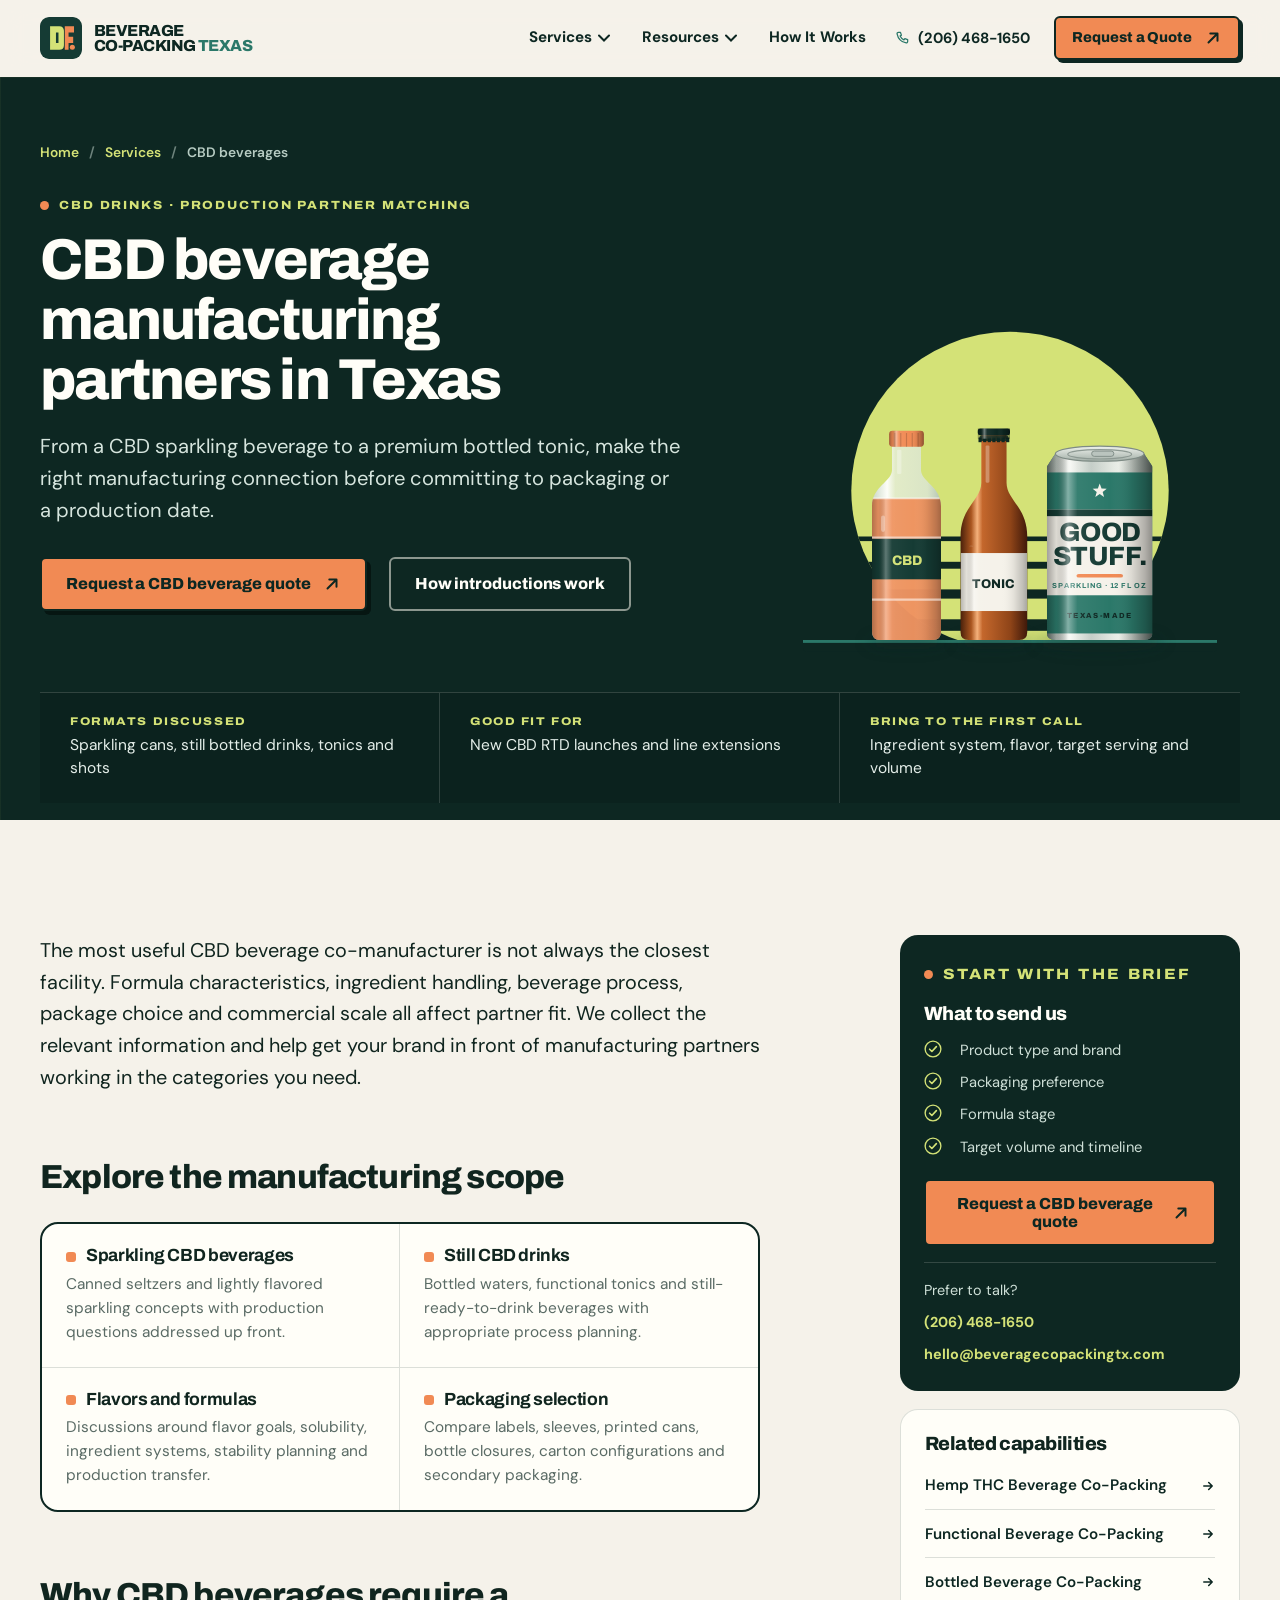
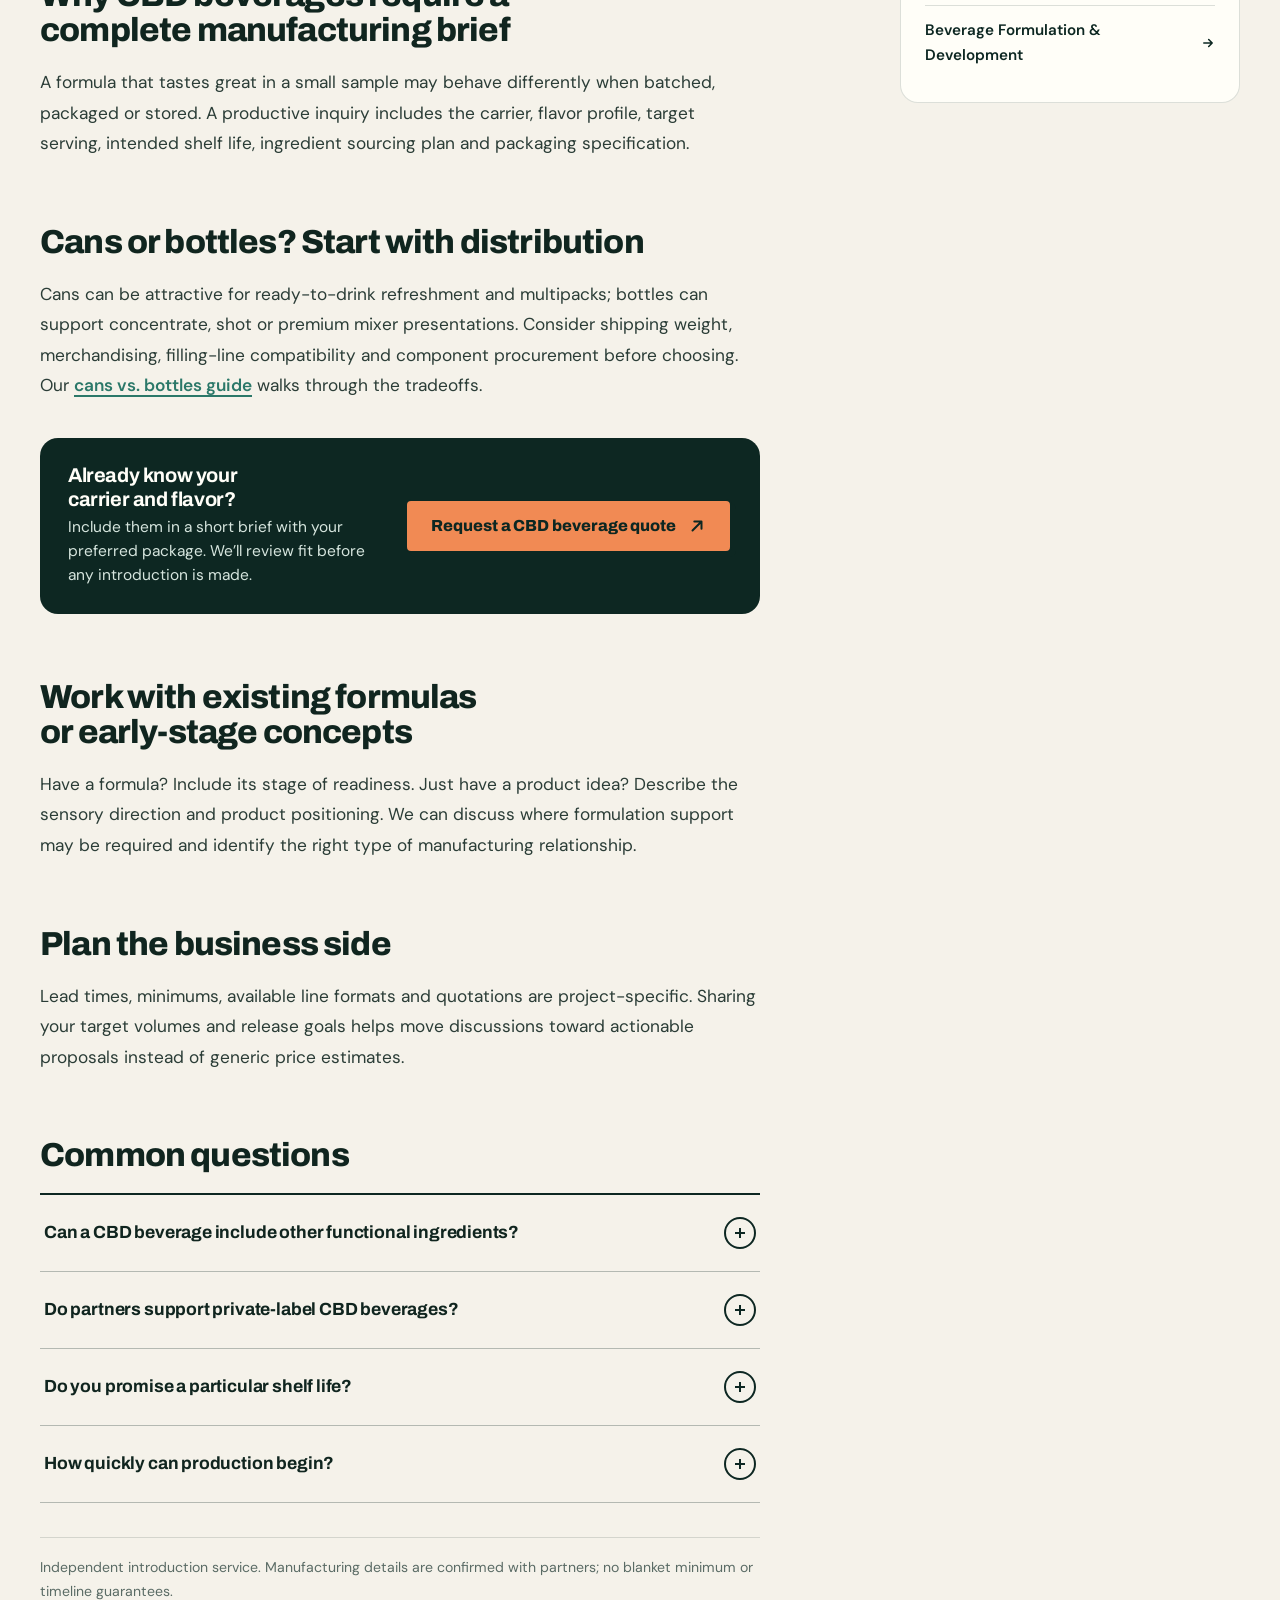
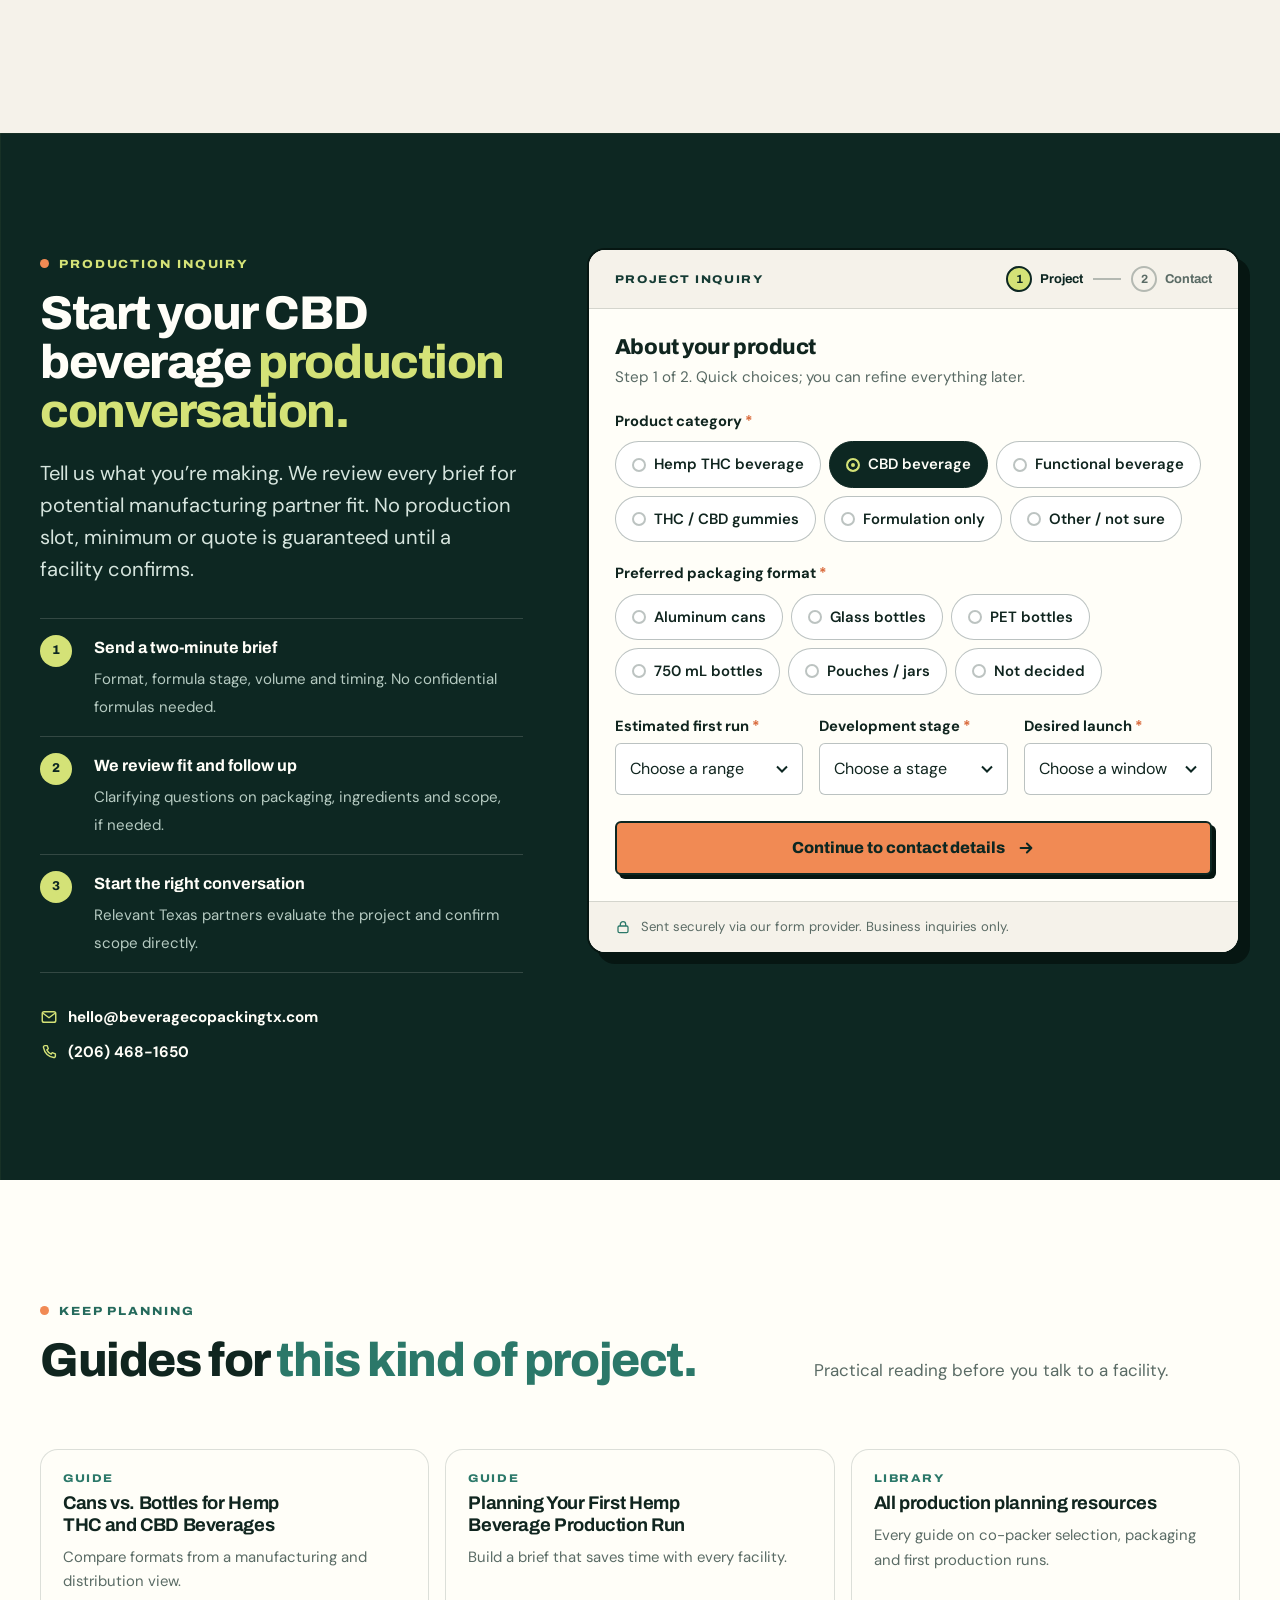
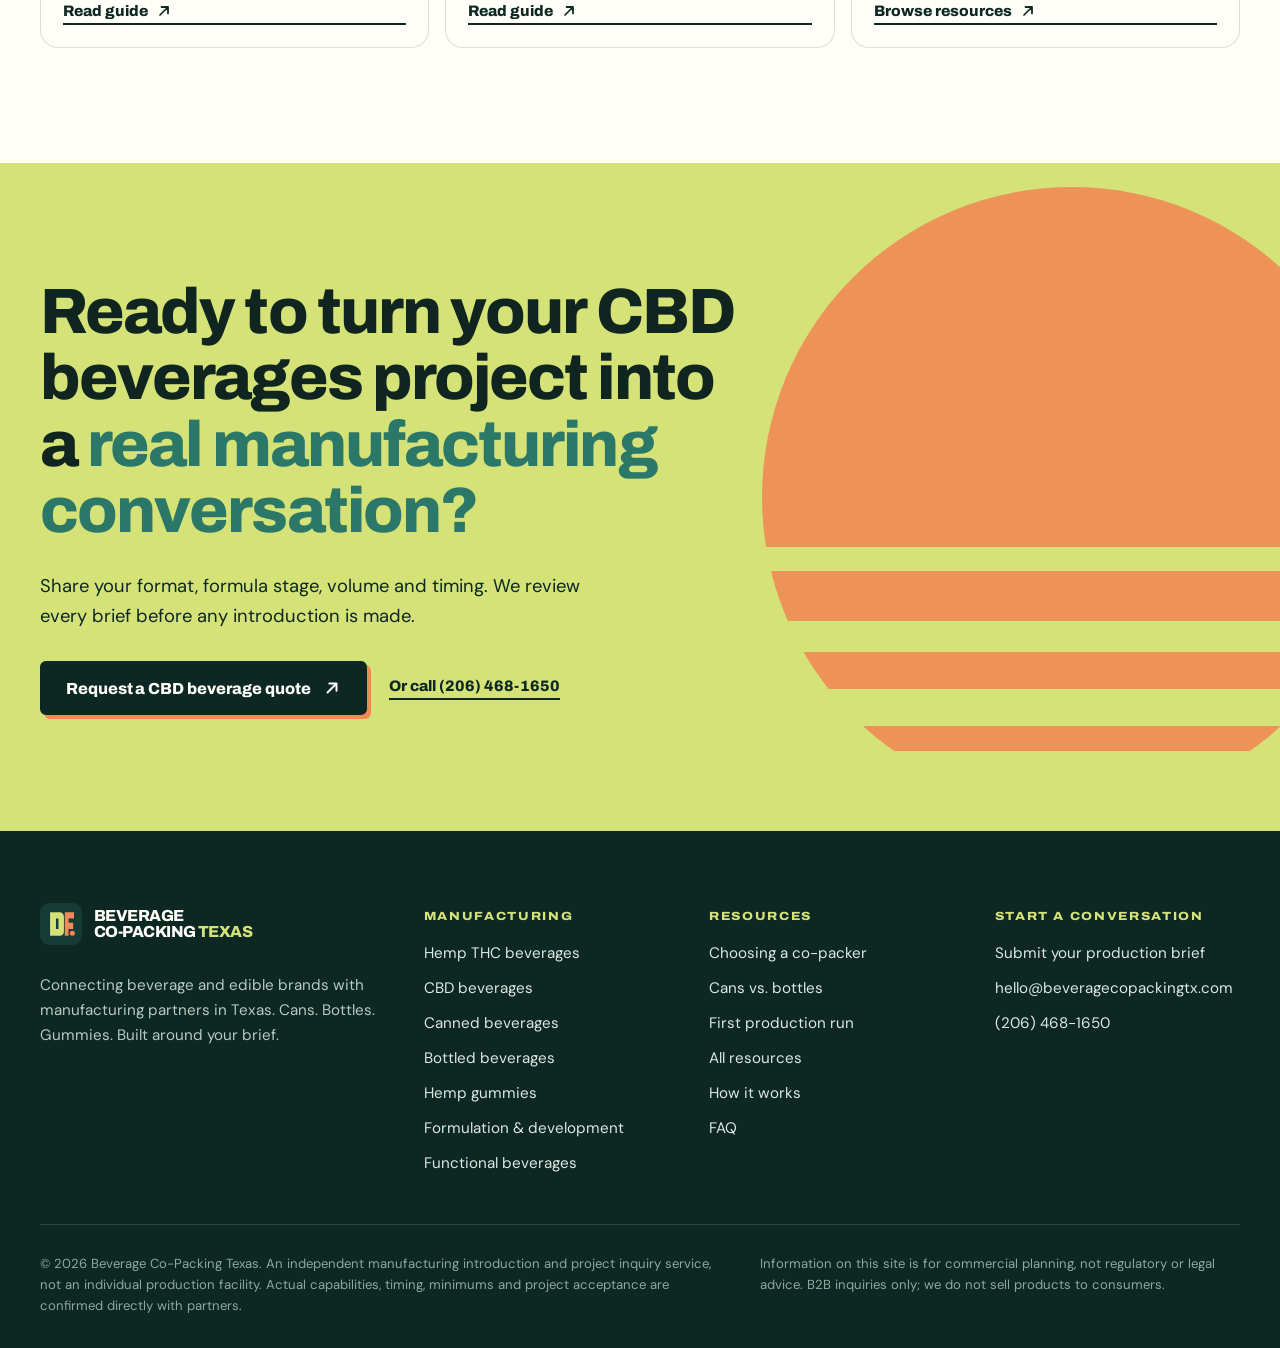
<file: cbd-beverage-manufacturing.html>
<!doctype html>
<html lang="en">
<head>
<meta charset="utf-8">
<meta name="viewport" content="width=device-width, initial-scale=1">
<title>CBD Beverage Manufacturing Texas | Cans &amp; Bottles</title>
<meta name="description" content="Explore CBD beverage co-manufacturing for canned drinks, bottled tonics and functional RTD products in Texas. Submit your format, formula and volume.">
<link rel="canonical" href="https://beveragecopackingtx.com/cbd-beverage-manufacturing.html">
<meta name="robots" content="index,follow,max-image-preview:large">
<meta name="theme-color" content="#0D2722">
<meta property="og:type" content="website">
<meta property="og:locale" content="en_US">
<meta property="og:site_name" content="Beverage Co-Packing Texas">
<meta property="og:title" content="CBD Beverage Manufacturing Texas | Cans &amp; Bottles">
<meta property="og:description" content="Explore CBD beverage co-manufacturing for canned drinks, bottled tonics and functional RTD products in Texas. Submit your format, formula and volume.">
<meta property="og:url" content="https://beveragecopackingtx.com/cbd-beverage-manufacturing.html">
<meta property="og:image" content="https://beveragecopackingtx.com/assets/og-image.png">
<meta property="og:image:width" content="1200">
<meta property="og:image:height" content="630">
<meta property="og:image:alt" content="Beverage Co-Packing Texas: hemp THC, CBD, cans, bottles and gummies">
<meta name="twitter:card" content="summary_large_image">
<meta name="twitter:title" content="CBD Beverage Manufacturing Texas | Cans &amp; Bottles">
<meta name="twitter:description" content="Explore CBD beverage co-manufacturing for canned drinks, bottled tonics and functional RTD products in Texas. Submit your format, formula and volume.">
<meta name="twitter:image" content="https://beveragecopackingtx.com/assets/og-image.png">
<link rel="icon" href="/assets/favicon.svg" type="image/svg+xml">
<link rel="apple-touch-icon" href="/assets/apple-touch-icon.png">
<link rel="preconnect" href="https://fonts.googleapis.com">
<link rel="preconnect" href="https://fonts.gstatic.com" crossorigin>
<link rel="stylesheet" href="https://fonts.googleapis.com/css2?family=Archivo:wdth,wght@75..125,600..900&amp;family=DM+Sans:opsz,wght@9..40,400..700&amp;display=swap">
<link rel="stylesheet" href="/assets/style.css?v=6bac9b36f8">
<script>document.documentElement.classList.add('js')</script>
<script type="application/ld+json">{"@context":"https://schema.org","@graph":[{"@type":"Organization","@id":"https://beveragecopackingtx.com/#organization","name":"Beverage Co-Packing Texas","url":"https://beveragecopackingtx.com/","logo":{"@type":"ImageObject","url":"https://beveragecopackingtx.com/assets/logo-512.png","width":512,"height":512},"image":"https://beveragecopackingtx.com/assets/og-image.png","description":"Independent business-to-business introduction service connecting beverage and gummy brands with potential manufacturing partners in Texas.","email":"hello@beveragecopackingtx.com","telephone":"+12064681650","areaServed":{"@type":"State","name":"Texas"},"knowsAbout":["Hemp beverage co-packing","CBD beverage manufacturing","Canned beverage co-packing","Bottled beverage co-packing","Gummy manufacturing","Beverage formulation"]},{"@type":"Service","@id":"https://beveragecopackingtx.com/cbd-beverage-manufacturing.html#service","name":"CBD beverage manufacturing partners in Texas","serviceType":"Manufacturing partner introduction","provider":{"@id":"https://beveragecopackingtx.com/#organization"},"areaServed":{"@type":"State","name":"Texas"},"description":"Explore CBD beverage co-manufacturing for canned drinks, bottled tonics and functional RTD products in Texas. Submit your format, formula and volume.","url":"https://beveragecopackingtx.com/cbd-beverage-manufacturing.html"},{"@type":"BreadcrumbList","itemListElement":[{"@type":"ListItem","position":1,"name":"Home","item":"https://beveragecopackingtx.com/"},{"@type":"ListItem","position":2,"name":"CBD beverages","item":"https://beveragecopackingtx.com/cbd-beverage-manufacturing.html"}]},{"@type":"FAQPage","@id":"https://beveragecopackingtx.com/cbd-beverage-manufacturing.html#faq","mainEntity":[{"@type":"Question","name":"Can a CBD beverage include other functional ingredients?","acceptedAnswer":{"@type":"Answer","text":"Potential ingredient combinations and capabilities are evaluated individually by the manufacturing partner."}},{"@type":"Question","name":"Do partners support private-label CBD beverages?","acceptedAnswer":{"@type":"Answer","text":"Some manufacturing relationships may involve existing bases or formulas, while others are custom. Tell us which model you prefer."}},{"@type":"Question","name":"Do you promise a particular shelf life?","acceptedAnswer":{"@type":"Answer","text":"No. Shelf-life targets require product-specific evaluation and testing with qualified partners."}},{"@type":"Question","name":"How quickly can production begin?","acceptedAnswer":{"@type":"Answer","text":"Timing depends on formula readiness, components, scheduling and the facility; we do not quote an unverified standard turnaround."}}]}]}</script>
</head>
<body>
<a class="skip-link" href="#main">Skip to main content</a>
<header class="site-header" id="top">
<div class="container header-inner">
<a class="brand" href="/" aria-label="Beverage Co-Packing Texas home"><img src="/assets/brand-mark.svg" alt="" width="42" height="42"><span class="brand-word" aria-hidden="true"><span>Beverage</span><span>Co-Packing <b>Texas</b></span></span></a>
<nav class="nav" aria-label="Primary">
<div class="nav-item" data-dropdown>
<button class="nav-link" type="button" aria-expanded="false" aria-controls="dd-services">Services <svg class="chev" viewBox="0 0 12 8" aria-hidden="true" focusable="false"><path d="M1 1.5 6 6.5l5-5" fill="none" stroke="currentColor" stroke-width="2" stroke-linecap="round"/></svg></button>
<div class="dropdown" id="dd-services" hidden>
<div class="dropdown-grid"><a class="dd-link" href="/hemp-beverage-co-packing.html"><span class="dd-num" aria-hidden="true">01</span><span class="dd-title">Hemp THC Beverage Co-Packing</span><span class="dd-desc">Seltzers, RTD alcohol alternatives and bottled infused drinks.</span></a><a class="dd-link" href="/cbd-beverage-manufacturing.html" aria-current="page"><span class="dd-num" aria-hidden="true">02</span><span class="dd-title">CBD Beverage Manufacturing</span><span class="dd-desc">Sparkling CBD drinks, still tonics and bottled RTDs.</span></a><a class="dd-link" href="/canned-beverage-co-packing.html"><span class="dd-num" aria-hidden="true">03</span><span class="dd-title">Canned Beverage Co-Packing</span><span class="dd-desc">Slim, standard and tall cans, still or sparkling.</span></a><a class="dd-link" href="/bottled-beverage-co-packing.html"><span class="dd-num" aria-hidden="true">04</span><span class="dd-title">Bottled Beverage Co-Packing</span><span class="dd-desc">Glass, PET, shots and 750 mL shareable bottles.</span></a><a class="dd-link" href="/hemp-gummy-co-packing.html"><span class="dd-num" aria-hidden="true">05</span><span class="dd-title">Hemp Gummy Manufacturing</span><span class="dd-desc">THC and CBD gummies in pectin or gelatin, pouches or jars.</span></a><a class="dd-link" href="/beverage-formulation.html"><span class="dd-num" aria-hidden="true">06</span><span class="dd-title">Beverage Formulation & Development</span><span class="dd-desc">Concept briefs, bench formulas and scale-up to the line.</span></a><a class="dd-link" href="/functional-co-packing.html"><span class="dd-num" aria-hidden="true">07</span><span class="dd-title">Functional Beverage Co-Packing</span><span class="dd-desc">Botanical and functional RTDs in cans and bottles.</span></a></div>
<div class="dropdown-foot"><span>Not sure which fits? A brief is enough to start.</span><a href="#quote">Request a quote →</a></div>
</div>
</div>
<div class="nav-item" data-dropdown>
<button class="nav-link" type="button" aria-expanded="false" aria-controls="dd-resources">Resources <svg class="chev" viewBox="0 0 12 8" aria-hidden="true" focusable="false"><path d="M1 1.5 6 6.5l5-5" fill="none" stroke="currentColor" stroke-width="2" stroke-linecap="round"/></svg></button>
<div class="dropdown" id="dd-resources" hidden>
<div class="dropdown-grid one"><a class="dd-link" href="/resources/choosing-a-beverage-copacker.html"><span class="dd-num" aria-hidden="true">G1</span><span class="dd-title">How to Choose a Beverage Co-Packer in Texas</span><span class="dd-desc">Line fit, ownership, cost scope and the questions that matter.</span></a><a class="dd-link" href="/resources/cans-vs-bottles.html"><span class="dd-num" aria-hidden="true">G2</span><span class="dd-title">Cans vs. Bottles for Hemp THC and CBD Beverages</span><span class="dd-desc">Compare formats from a manufacturing and distribution view.</span></a><a class="dd-link" href="/resources/launching-hemp-beverage.html"><span class="dd-num" aria-hidden="true">G3</span><span class="dd-title">Planning Your First Hemp Beverage Production Run</span><span class="dd-desc">Build a brief that saves time with every facility.</span></a></div>
<div class="dropdown-foot"><span>Production planning guides</span><a href="/resources/">All resources →</a></div>
</div>
</div>
<a class="nav-link" href="/#process">How It Works</a>
<a class="nav-phone" href="tel:+12064681650"><svg viewBox="0 0 24 24" aria-hidden="true" focusable="false"><path d="M6.6 3.5h3l1.5 4.2-2 1.4a12 12 0 0 0 5.8 5.8l1.4-2 4.2 1.5v3a2 2 0 0 1-2.2 2A17.5 17.5 0 0 1 4.6 5.7a2 2 0 0 1 2-2.2Z" fill="none" stroke="currentColor" stroke-width="1.9" stroke-linejoin="round"/></svg>(206) 468-1650</a>
<a class="btn btn-sm nav-cta" href="#quote" data-cta="header_quote">Request a Quote <svg viewBox="0 0 20 20" aria-hidden="true" focusable="false"><path d="M5 15 15 5M7 5h8v8" fill="none" stroke="currentColor" stroke-width="2.2" stroke-linecap="round" stroke-linejoin="round"/></svg></a>
</nav>
<a class="btn btn-sm header-quote" href="#quote" data-cta="header_quote_mobile">Get a Quote</a>
<button class="menu-toggle" type="button" aria-label="Menu" aria-expanded="false" aria-controls="drawer" aria-haspopup="dialog"><span class="menu-toggle-bars" aria-hidden="true"><span></span><span></span><span></span></span><span class="menu-word">Menu</span></button>
</div>
</header>
<main id="main">
<section class="page-hero dark deep grid-bg" aria-labelledby="page-title">
<div class="container page-hero-grid">
<div class="page-hero-copy">
<nav class="breadcrumb" aria-label="Breadcrumb"><ol><li><a href="/">Home</a></li><li><a href="/#capabilities">Services</a></li><li><span aria-current="page">CBD beverages</span></li></ol></nav>
<p class="eyebrow">CBD drinks · Production partner matching</p>
<h1 id="page-title">CBD beverage manufacturing partners in Texas</h1>
<p class="lead">From a CBD sparkling beverage to a premium bottled tonic, make the right manufacturing connection before committing to packaging or a production date.</p>
<div class="actions"><a class="btn" href="#quote" data-cta="service_hero">Request a CBD beverage quote <svg viewBox="0 0 20 20" aria-hidden="true" focusable="false"><path d="M5 15 15 5M7 5h8v8" fill="none" stroke="currentColor" stroke-width="2.2" stroke-linecap="round" stroke-linejoin="round"/></svg></a><a class="btn btn-ghost" href="/#process">How introductions work</a></div>
</div>
<div class="page-hero-art"><svg class="service-art" viewBox="0 0 400 330" xmlns="http://www.w3.org/2000/svg" aria-hidden="true" focusable="false"><defs>
<linearGradient id="sa-cyl" x1="0" x2="1"><stop offset="0" stop-color="#000" stop-opacity=".34"/><stop offset=".09" stop-color="#000" stop-opacity=".1"/><stop offset=".2" stop-color="#fff" stop-opacity=".42"/><stop offset=".29" stop-color="#fff" stop-opacity=".06"/><stop offset=".6" stop-color="#fff" stop-opacity="0"/><stop offset=".8" stop-color="#000" stop-opacity=".1"/><stop offset=".93" stop-color="#000" stop-opacity=".28"/><stop offset="1" stop-color="#000" stop-opacity=".42"/></linearGradient>
<linearGradient id="sa-metal" x1="0" x2="1"><stop offset="0" stop-color="#7F8C86"/><stop offset=".22" stop-color="#F3F5EF"/><stop offset=".42" stop-color="#C3CCC6"/><stop offset=".68" stop-color="#EDF1EA"/><stop offset="1" stop-color="#76837D"/></linearGradient>
<linearGradient id="sa-lid" x1="0" y1="0" x2="0" y2="1"><stop offset="0" stop-color="#EEF2EC"/><stop offset="1" stop-color="#A3AFA8"/></linearGradient>
<linearGradient id="sa-green" x1="0" x2="1"><stop offset="0" stop-color="#0B2A23"/><stop offset=".16" stop-color="#245F51"/><stop offset=".25" stop-color="#7DBBA7"/><stop offset=".33" stop-color="#2E7C69"/><stop offset=".72" stop-color="#1C574A"/><stop offset=".9" stop-color="#103B32"/><stop offset="1" stop-color="#08201B"/></linearGradient>
<linearGradient id="sa-amber" x1="0" x2="1"><stop offset="0" stop-color="#4B210B"/><stop offset=".16" stop-color="#A9551F"/><stop offset=".25" stop-color="#F4B07A"/><stop offset=".33" stop-color="#C4672C"/><stop offset=".75" stop-color="#8E4418"/><stop offset="1" stop-color="#40190A"/></linearGradient>
<linearGradient id="sa-clear" x1="0" x2="1"><stop offset="0" stop-color="#C9D6CF" stop-opacity=".9"/><stop offset=".22" stop-color="#fff" stop-opacity=".95"/><stop offset=".34" stop-color="#E8EFEA" stop-opacity=".7"/><stop offset=".8" stop-color="#DCE6E0" stop-opacity=".75"/><stop offset="1" stop-color="#AFC0B7" stop-opacity=".95"/></linearGradient>
<filter id="sa-blur" x="-50%" y="-200%" width="200%" height="500%"><feGaussianBlur stdDeviation="6"/></filter>
</defs><circle cx="200" cy="170" r="138" fill="#D4E277"/><g clip-path="url(#sa-sun)"><rect x="40" y="210" width="320" height="4" fill="#0D2722"/><rect x="40" y="232" width="320" height="6" fill="#0D2722"/><rect x="40" y="256" width="320" height="8" fill="#0D2722"/><rect x="40" y="282" width="320" height="10" fill="#0D2722"/></g><clipPath id="sa-sun"><circle cx="200" cy="170" r="138"/></clipPath><rect x="20" y="300" width="360" height="10" rx="3" fill="#0D2722"/><rect x="20" y="300" width="360" height="2.5" fill="#2B7869"/><g><ellipse cx="110" cy="302" rx="36" ry="6.3" fill="#0D2722" opacity="0.28" filter="url(#sa-blur)"/><clipPath id="sa-p110"><path d="M80 292.8Q80 300 87.2 300H132.8Q140 300 140 292.8V183.8C140 166.4 122.6 162.3 122.6 152.2V124H97.4V152.2C97.4 162.3 80 166.4 80 183.8Z"/></clipPath><path d="M80 292.8Q80 300 87.2 300H132.8Q140 300 140 292.8V183.8C140 166.4 122.6 162.3 122.6 152.2V124H97.4V152.2C97.4 162.3 80 166.4 80 183.8Z" fill="url(#sa-clear)"/><g clip-path="url(#sa-p110)"><rect x="80" y="176.8" width="60" height="123.2" fill="#F18A54" opacity=".88"/><rect x="80" y="176.8" width="60" height="123.2" fill="url(#sa-cyl)" opacity=".7"/><path d="M80 176.8h60" stroke="#fff" stroke-opacity=".6" stroke-width="1.4"/></g><path d="M80 210.9h60" stroke="#fff" stroke-opacity=".55" stroke-width="2"/><path d="M80 237.9h60" stroke="#fff" stroke-opacity=".55" stroke-width="2"/><path d="M80 264.9h60" stroke="#fff" stroke-opacity=".55" stroke-width="2"/><g clip-path="url(#sa-p110)"><rect x="80" y="212" width="60" height="35.2" fill="#153B34"/><text x="110" y="234.9" text-anchor="middle" font-family="Archivo, 'Arial Narrow', Arial, sans-serif" font-weight="800" font-size="12" fill="#D4E277">CBD</text><rect x="80" y="212" width="60" height="35.2" fill="url(#sa-cyl)" opacity=".75"/></g><rect x="87.8" y="191.8" width="3.6" height="14.2" rx="2" fill="#fff" opacity=".32"/><rect x="101.8" y="134.6" width="3.8" height="21.1" rx="1" fill="#fff" opacity=".3"/><rect x="95.8" y="126" width="28.4" height="5" rx="2" fill="#C9D6CF" opacity=".85"/><rect x="94.9" y="118" width="30.2" height="14" rx="3" fill="#F18A54"/><path d="M99.9 120v12" stroke="#000" stroke-opacity=".18" stroke-width="1"/><path d="M105 120v12" stroke="#000" stroke-opacity=".18" stroke-width="1"/><path d="M110 120v12" stroke="#000" stroke-opacity=".18" stroke-width="1"/><path d="M115 120v12" stroke="#000" stroke-opacity=".18" stroke-width="1"/><path d="M120.1 120v12" stroke="#000" stroke-opacity=".18" stroke-width="1"/><rect x="94.9" y="118" width="30.2" height="14" rx="3" fill="url(#sa-cyl)"/></g><g><ellipse cx="186" cy="302" rx="34.8" ry="6.2" fill="#0D2722" opacity="0.28" filter="url(#sa-blur)"/><clipPath id="sa-a186"><path d="M157 293Q157 300 164 300H208Q215 300 215 293V210C215 184.3 197 178.2 197 163.2V120H175V163.2C175 178.2 157 184.3 157 210Z"/></clipPath><path d="M157 293Q157 300 164 300H208Q215 300 215 293V210C215 184.3 197 178.2 197 163.2V120H175V163.2C175 178.2 157 184.3 157 210Z" fill="url(#sa-amber)"/><g clip-path="url(#sa-a186)"><rect x="157" y="224.4" width="58" height="50.4" fill="#F5F2EA"/><text x="186" y="255" text-anchor="middle" font-family="Archivo, 'Arial Narrow', Arial, sans-serif" font-weight="800" font-size="11" fill="#0D2722">TONIC</text><rect x="157" y="224.4" width="58" height="50.4" fill="url(#sa-cyl)" opacity=".75"/></g><rect x="164.5" y="218" width="3.5" height="0.4" rx="2" fill="#fff" opacity=".32"/><rect x="178.8" y="130.8" width="3.3" height="32.4" rx="1" fill="#fff" opacity=".3"/><rect x="173.4" y="122" width="25.2" height="5" rx="2" fill="#0B2A23" opacity=".85"/><rect x="172" y="116" width="28" height="6" rx="2" fill="#0D2722"/><rect x="172.6" y="124" width="2.8" height="4" fill="#0D2722"/><rect x="176.6" y="124" width="2.8" height="4" fill="#0D2722"/><rect x="180.6" y="124" width="2.8" height="4" fill="#0D2722"/><rect x="184.6" y="124" width="2.8" height="4" fill="#0D2722"/><rect x="188.6" y="124" width="2.8" height="4" fill="#0D2722"/><rect x="192.6" y="124" width="2.8" height="4" fill="#0D2722"/><rect x="196.6" y="124" width="2.8" height="4" fill="#0D2722"/><rect x="172" y="116" width="28" height="9" fill="url(#sa-cyl)"/></g><g>
<ellipse cx="278" cy="302" rx="57" ry="8.8" fill="#0D2722" opacity="0.28" filter="url(#sa-blur)"/>
<clipPath id="sa-c232"><path d="M239.4 138H316.6L324 149.3V293.5Q324 300 316.6 300H239.4Q232 300 232 293.5V149.3Z"/></clipPath>
<g clip-path="url(#sa-c232)">
<rect x="232" y="138" width="92" height="162" fill="#2B7869"/>
<rect x="232" y="186.6" width="92" height="74.5" fill="#F5F2EA"/>
<rect x="232" y="186.6" width="92" height="5.7" fill="#153B34"/>
<text x="278" y="214.1" text-anchor="middle" font-family="Archivo, 'Arial Narrow', Arial, sans-serif" font-weight="800" font-size="23" letter-spacing="-0.5" fill="#153B34">GOOD</text>
<text x="278" y="235.2" text-anchor="middle" font-family="Archivo, 'Arial Narrow', Arial, sans-serif" font-weight="800" font-size="23" letter-spacing="-0.5" fill="#153B34">STUFF.</text>
<rect x="257.8" y="242.5" width="40.5" height="3.2" rx="2" fill="#F18A54"/>
<text x="278" y="254.6" text-anchor="middle" font-family="Archivo, 'Arial Narrow', Arial, sans-serif" font-weight="700" font-size="6.3" letter-spacing="0.8" fill="#2B7869">SPARKLING &#183; 12 FL OZ</text>
<polygon points="278,164 279.6,168.2 284.1,168.4 280.6,171.2 281.8,175.6 278,173.1 274.2,175.6 275.4,171.2 271.9,168.4 276.4,168.2" fill="#F5F2EA"/>
<text x="278" y="280.6" text-anchor="middle" font-family="Archivo, 'Arial Narrow', Arial, sans-serif" font-weight="800" font-size="6.4" letter-spacing="1.4" fill="#0D2722">TEXAS-MADE</text>
<rect x="232" y="138" width="92" height="16.3" fill="url(#sa-metal)"/>
<rect x="232" y="294.3" width="92" height="5.7" fill="url(#sa-metal)"/>
<rect x="232" y="138" width="92" height="162" fill="url(#sa-cyl)"/>
</g>
<ellipse cx="278" cy="138" rx="38.6" ry="6.6" fill="url(#sa-lid)" stroke="#7E8B85" stroke-width="1"/>
<ellipse cx="278" cy="138.5" rx="27.8" ry="4.1" fill="none" stroke="#8D9993" stroke-width="1"/>
<rect x="271" y="135.7" width="19.3" height="4.6" rx="2.3" fill="#BAC4BE" stroke="#7E8B85" stroke-width=".8"/>
</g></svg></div>
</div>
<dl class="facts container"><div><dt class="label">Formats discussed</dt><dd>Sparkling cans, still bottled drinks, tonics and shots</dd></div><div><dt class="label">Good fit for</dt><dd>New CBD RTD launches and line extensions</dd></div><div><dt class="label">Bring to the first call</dt><dd>Ingredient system, flavor, target serving and volume</dd></div></dl>
</section>
<section class="section"><div class="container content-layout"><article class="prose">
<p class="lead">The most useful CBD beverage co-manufacturer is not always the closest facility. Formula characteristics, ingredient handling, beverage process, package choice and commercial scale all affect partner fit. We collect the relevant information and help get your brand in front of manufacturing partners working in the categories you need.</p>
<h2>Explore the manufacturing scope</h2>
<div class="cap-grid"><div><h3>Sparkling CBD beverages</h3><p>Canned seltzers and lightly flavored sparkling concepts with production questions addressed up front.</p></div><div><h3>Still CBD drinks</h3><p>Bottled waters, functional tonics and still-ready-to-drink beverages with appropriate process planning.</p></div><div><h3>Flavors and formulas</h3><p>Discussions around flavor goals, solubility, ingredient systems, stability planning and production transfer.</p></div><div><h3>Packaging selection</h3><p>Compare labels, sleeves, printed cans, bottle closures, carton configurations and secondary packaging.</p></div></div>
<h2>Why CBD beverages require a complete manufacturing brief</h2>
<p>A formula that tastes great in a small sample may behave differently when batched, packaged or stored. A productive inquiry includes the carrier, flavor profile, target serving, intended shelf life, ingredient sourcing plan and packaging specification.</p>
<h2>Cans or bottles? Start with distribution</h2>
<p>Cans can be attractive for ready-to-drink refreshment and multipacks; bottles can support concentrate, shot or premium mixer presentations. Consider shipping weight, merchandising, filling-line compatibility and component procurement before choosing. Our <a href="/resources/cans-vs-bottles.html">cans vs. bottles guide</a> walks through the tradeoffs.</p>
<aside class="callout-box" aria-label="Request a quote"><div><h3>Already know your carrier and flavor?</h3><p>Include them in a short brief with your preferred package. We’ll review fit before any introduction is made.</p></div><a class="btn" href="#quote" data-cta="service_inline">Request a CBD beverage quote <svg viewBox="0 0 20 20" aria-hidden="true" focusable="false"><path d="M5 15 15 5M7 5h8v8" fill="none" stroke="currentColor" stroke-width="2.2" stroke-linecap="round" stroke-linejoin="round"/></svg></a></aside>
<h2>Work with existing formulas or early-stage concepts</h2>
<p>Have a formula? Include its stage of readiness. Just have a product idea? Describe the sensory direction and product positioning. We can discuss where formulation support may be required and identify the right type of manufacturing relationship.</p>
<h2>Plan the business side</h2>
<p>Lead times, minimums, available line formats and quotations are project-specific. Sharing your target volumes and release goals helps move discussions toward actionable proposals instead of generic price estimates.</p>
<h2 id="questions">Common questions</h2>
<div class="faq-list"><details><summary>Can a CBD beverage include other functional ingredients?</summary><div><p>Potential ingredient combinations and capabilities are evaluated individually by the manufacturing partner.</p></div></details><details><summary>Do partners support private-label CBD beverages?</summary><div><p>Some manufacturing relationships may involve existing bases or formulas, while others are custom. Tell us which model you prefer.</p></div></details><details><summary>Do you promise a particular shelf life?</summary><div><p>No. Shelf-life targets require product-specific evaluation and testing with qualified partners.</p></div></details><details><summary>How quickly can production begin?</summary><div><p>Timing depends on formula readiness, components, scheduling and the facility; we do not quote an unverified standard turnaround.</p></div></details></div>
<p class="disclaimer">Independent introduction service. Manufacturing details are confirmed with partners; no blanket minimum or timeline guarantees.</p>
</article><aside class="aside" aria-label="Project planning and related services">
<div class="aside-card quote">
<p class="eyebrow">Start with the brief</p>
<h2>What to send us</h2>
<ul class="checks">
<li><svg viewBox="0 0 24 24" aria-hidden="true" focusable="false"><circle cx="12" cy="12" r="10.5" fill="none" stroke="currentColor" stroke-width="1.8"/><path d="m7.5 12.3 3 3 6-6.4" fill="none" stroke="currentColor" stroke-width="2.2" stroke-linecap="round" stroke-linejoin="round"/></svg><span>Product type and brand</span></li>
<li><svg viewBox="0 0 24 24" aria-hidden="true" focusable="false"><circle cx="12" cy="12" r="10.5" fill="none" stroke="currentColor" stroke-width="1.8"/><path d="m7.5 12.3 3 3 6-6.4" fill="none" stroke="currentColor" stroke-width="2.2" stroke-linecap="round" stroke-linejoin="round"/></svg><span>Packaging preference</span></li>
<li><svg viewBox="0 0 24 24" aria-hidden="true" focusable="false"><circle cx="12" cy="12" r="10.5" fill="none" stroke="currentColor" stroke-width="1.8"/><path d="m7.5 12.3 3 3 6-6.4" fill="none" stroke="currentColor" stroke-width="2.2" stroke-linecap="round" stroke-linejoin="round"/></svg><span>Formula stage</span></li>
<li><svg viewBox="0 0 24 24" aria-hidden="true" focusable="false"><circle cx="12" cy="12" r="10.5" fill="none" stroke="currentColor" stroke-width="1.8"/><path d="m7.5 12.3 3 3 6-6.4" fill="none" stroke="currentColor" stroke-width="2.2" stroke-linecap="round" stroke-linejoin="round"/></svg><span>Target volume and timeline</span></li>
</ul>
<a class="btn btn-block" href="#quote" data-cta="service_aside">Request a CBD beverage quote <svg viewBox="0 0 20 20" aria-hidden="true" focusable="false"><path d="M5 15 15 5M7 5h8v8" fill="none" stroke="currentColor" stroke-width="2.2" stroke-linecap="round" stroke-linejoin="round"/></svg></a>
<div class="aside-contact"><span>Prefer to talk?</span><a href="tel:+12064681650">(206) 468-1650</a><a href="mailto:hello@beveragecopackingtx.com">hello@beveragecopackingtx.com</a></div>
</div>
<div class="aside-card">
<h2>Related capabilities</h2>
<ul class="aside-links"><li><a href="/hemp-beverage-co-packing.html">Hemp THC Beverage Co-Packing<svg viewBox="0 0 20 20" aria-hidden="true" focusable="false"><path d="M4 10h12M11 5l5 5-5 5" fill="none" stroke="currentColor" stroke-width="2.2" stroke-linecap="round" stroke-linejoin="round"/></svg></a></li><li><a href="/functional-co-packing.html">Functional Beverage Co-Packing<svg viewBox="0 0 20 20" aria-hidden="true" focusable="false"><path d="M4 10h12M11 5l5 5-5 5" fill="none" stroke="currentColor" stroke-width="2.2" stroke-linecap="round" stroke-linejoin="round"/></svg></a></li><li><a href="/bottled-beverage-co-packing.html">Bottled Beverage Co-Packing<svg viewBox="0 0 20 20" aria-hidden="true" focusable="false"><path d="M4 10h12M11 5l5 5-5 5" fill="none" stroke="currentColor" stroke-width="2.2" stroke-linecap="round" stroke-linejoin="round"/></svg></a></li><li><a href="/beverage-formulation.html">Beverage Formulation & Development<svg viewBox="0 0 20 20" aria-hidden="true" focusable="false"><path d="M4 10h12M11 5l5 5-5 5" fill="none" stroke="currentColor" stroke-width="2.2" stroke-linecap="round" stroke-linejoin="round"/></svg></a></li></ul>
</div>
</aside></div></section>
<section class="section inquiry dark deep grid-bg" id="quote" aria-labelledby="quote-title">
<div class="container inquiry-layout">
<div class="inquiry-copy" data-reveal>
<p class="eyebrow">Production inquiry</p>
<h2 id="quote-title">Start your CBD beverage <em>production conversation.</em></h2>
<p class="lead">Tell us what you’re making. We review every brief for potential manufacturing partner fit. No production slot, minimum or quote is guaranteed until a facility confirms.</p>
<ol class="next-steps">
<li><b>1</b><div><strong>Send a two-minute brief</strong><span>Format, formula stage, volume and timing. No confidential formulas needed.</span></div></li>
<li><b>2</b><div><strong>We review fit and follow up</strong><span>Clarifying questions on packaging, ingredients and scope, if needed.</span></div></li>
<li><b>3</b><div><strong>Start the right conversation</strong><span>Relevant Texas partners evaluate the project and confirm scope directly.</span></div></li>
</ol>
<div class="contact-alt"><a href="mailto:hello@beveragecopackingtx.com"><svg viewBox="0 0 24 24" aria-hidden="true" focusable="false"><rect x="3" y="5" width="18" height="14" rx="2.5" fill="none" stroke="currentColor" stroke-width="1.9"/><path d="m4 7 8 6 8-6" fill="none" stroke="currentColor" stroke-width="1.9" stroke-linejoin="round"/></svg>hello@beveragecopackingtx.com</a><a href="tel:+12064681650"><svg viewBox="0 0 24 24" aria-hidden="true" focusable="false"><path d="M6.6 3.5h3l1.5 4.2-2 1.4a12 12 0 0 0 5.8 5.8l1.4-2 4.2 1.5v3a2 2 0 0 1-2.2 2A17.5 17.5 0 0 1 4.6 5.7a2 2 0 0 1 2-2.2Z" fill="none" stroke="currentColor" stroke-width="1.9" stroke-linejoin="round"/></svg>(206) 468-1650</a></div>
</div>
<div class="form-card" data-reveal data-reveal-delay="1">
<div class="form-top"><span class="label">Project inquiry</span><div class="progress no-js-hide" aria-hidden="true"><span class="progress-step is-active" data-progress="1"><i>1</i><b>Project</b></span><span class="progress-bar"></span><span class="progress-step" data-progress="2"><i>2</i><b>Contact</b></span></div></div>
<form class="lead-form" id="lead-form" action="https://api.web3forms.com/submit" method="POST" data-source="cbd-beverage-manufacturing">
<input type="hidden" name="access_key" value="a5dfcbbe-ee86-4558-9092-451ed52d85f4">
<input type="hidden" name="subject" value="New Beverage Co-Packing Texas manufacturing inquiry">
<input type="hidden" name="from_name" value="Beverage Co-Packing Texas website">
<input type="hidden" name="redirect" value="https://beveragecopackingtx.com/thank-you.html">
<input type="hidden" name="form_source" value="cbd-beverage-manufacturing">
<div class="hp" aria-hidden="true"><label>Leave this box unchecked <input type="checkbox" name="botcheck" tabindex="-1" autocomplete="off"></label></div>
<p class="sr-only" aria-live="polite" data-step-status></p>

<fieldset class="form-step" data-step="1" data-active="true">
<legend class="step-legend" tabindex="-1">About your product</legend>
<p class="step-intro">Step 1 of 2. Quick choices; you can refine everything later.</p>
<fieldset class="choice-group" data-group="product_type" aria-describedby="product_type-err">
<legend class="group-label">Product category <span class="req" aria-hidden="true">*</span><span class="sr-only">(required)</span></legend>
<div class="choices"><label class="choice"><input type="radio" name="product_type" value="Hemp THC beverage" required aria-describedby="product_type-err"><span>Hemp THC beverage</span></label><label class="choice"><input type="radio" name="product_type" value="CBD beverage" checked aria-describedby="product_type-err"><span>CBD beverage</span></label><label class="choice"><input type="radio" name="product_type" value="Functional beverage" aria-describedby="product_type-err"><span>Functional beverage</span></label><label class="choice"><input type="radio" name="product_type" value="Hemp THC/CBD gummies" aria-describedby="product_type-err"><span>THC / CBD gummies</span></label><label class="choice"><input type="radio" name="product_type" value="Formulation / product development" aria-describedby="product_type-err"><span>Formulation only</span></label><label class="choice"><input type="radio" name="product_type" value="Other / unsure" aria-describedby="product_type-err"><span>Other / not sure</span></label></div>
<p class="field-error" id="product_type-err" hidden></p>
</fieldset>
<fieldset class="choice-group" data-group="packaging" aria-describedby="packaging-err">
<legend class="group-label">Preferred packaging format <span class="req" aria-hidden="true">*</span><span class="sr-only">(required)</span></legend>
<div class="choices"><label class="choice"><input type="radio" name="packaging" value="Aluminum cans" required aria-describedby="packaging-err"><span>Aluminum cans</span></label><label class="choice"><input type="radio" name="packaging" value="Glass bottles" aria-describedby="packaging-err"><span>Glass bottles</span></label><label class="choice"><input type="radio" name="packaging" value="PET bottles" aria-describedby="packaging-err"><span>PET bottles</span></label><label class="choice"><input type="radio" name="packaging" value="750 mL bottles" aria-describedby="packaging-err"><span>750 mL bottles</span></label><label class="choice"><input type="radio" name="packaging" value="Gummy pouches or jars" aria-describedby="packaging-err"><span>Pouches / jars</span></label><label class="choice"><input type="radio" name="packaging" value="Undecided" aria-describedby="packaging-err"><span>Not decided</span></label></div>
<p class="field-error" id="packaging-err" hidden></p>
</fieldset>
<div class="field-row three">
<div class="field"><label for="f-volume">Estimated first run <span class="req" aria-hidden="true">*</span></label><select id="f-volume" name="volume" required aria-describedby="f-volume-err"><option value="">Choose a range</option><option>Under 5,000 units</option><option>5,000–24,999 units</option><option>25,000–99,999 units</option><option>100,000+ units</option><option>Need guidance</option></select><p class="field-error" id="f-volume-err" hidden></p></div>
<div class="field"><label for="f-stage">Development stage <span class="req" aria-hidden="true">*</span></label><select id="f-stage" name="stage" required aria-describedby="f-stage-err"><option value="">Choose a stage</option><option>Idea / early concept</option><option>Developing formula</option><option>Production-ready formula</option><option>Existing brand scaling</option></select><p class="field-error" id="f-stage-err" hidden></p></div>
<div class="field"><label for="f-timeline">Desired launch <span class="req" aria-hidden="true">*</span></label><select id="f-timeline" name="timeline" required aria-describedby="f-timeline-err"><option value="">Choose a window</option><option>Within 3 months</option><option>3–6 months</option><option>6–12 months</option><option>12+ months / exploring</option></select><p class="field-error" id="f-timeline-err" hidden></p></div>
</div>
<div class="form-nav no-js-hide"><button class="btn btn-block" type="button" data-next>Continue to contact details <svg viewBox="0 0 20 20" aria-hidden="true" focusable="false"><path d="M4 10h12M11 5l5 5-5 5" fill="none" stroke="currentColor" stroke-width="2.2" stroke-linecap="round" stroke-linejoin="round"/></svg></button></div>
</fieldset>

<fieldset class="form-step" data-step="2" data-active="false">
<legend class="step-legend" tabindex="-1">Where should we reply?</legend>
<p class="step-intro">Step 2 of 2. We use these details only to follow up on this inquiry.</p>
<div class="field-row">
<div class="field"><label for="f-name">Full name <span class="req" aria-hidden="true">*</span></label><input id="f-name" name="name" autocomplete="name" required maxlength="120" aria-describedby="f-name-err"><p class="field-error" id="f-name-err" hidden></p></div>
<div class="field"><label for="f-company">Company or brand <span class="req" aria-hidden="true">*</span></label><input id="f-company" name="company" autocomplete="organization" required maxlength="150" aria-describedby="f-company-err"><p class="field-error" id="f-company-err" hidden></p></div>
</div>
<div class="field-row">
<div class="field"><label for="f-email">Business email <span class="req" aria-hidden="true">*</span></label><input id="f-email" type="email" name="email" autocomplete="email" inputmode="email" required maxlength="200" spellcheck="false" placeholder="you@company.com" aria-describedby="f-email-hint f-email-err"><p class="hint" id="f-email-hint">We reply here. A company domain helps us route your brief.</p><p class="field-error" id="f-email-err" hidden></p></div>
<div class="field"><label for="f-phone">Phone <span class="opt">(optional)</span></label><input id="f-phone" type="tel" name="phone" autocomplete="tel" inputmode="tel" maxlength="35" placeholder="(555) 555-0123" aria-describedby="f-phone-hint f-phone-err"><p class="hint" id="f-phone-hint">For a quicker follow-up call, if you prefer.</p><p class="field-error" id="f-phone-err" hidden></p></div>
</div>
<div class="field"><label for="f-website">Company website <span class="opt">(optional)</span></label><input id="f-website" type="text" name="website" autocomplete="url" inputmode="url" spellcheck="false" maxlength="255" placeholder="yourbrand.com" aria-describedby="f-website-err"><p class="field-error" id="f-website-err" hidden></p></div>
<div class="field"><label for="f-message">Project details <span class="opt">(optional)</span></label><textarea id="f-message" name="message" rows="4" maxlength="2500" placeholder="Flavor direction, ingredients, formula ownership, target channels, packaging you already have…" aria-describedby="f-message-hint f-message-err"></textarea><p class="hint" id="f-message-hint">Please don’t include confidential formulas at this stage.</p><p class="field-error" id="f-message-err" hidden></p></div>
<p class="consent">By submitting, you agree we may contact you about this inquiry and share relevant project details with potential manufacturing partners.</p>
<div class="form-nav"><button class="btn-back no-js-hide" type="button" data-back><svg viewBox="0 0 20 20" aria-hidden="true" focusable="false"><path d="M16 10H4M9 5l-5 5 5 5" fill="none" stroke="currentColor" stroke-width="2.2" stroke-linecap="round" stroke-linejoin="round"/></svg>Back</button><button class="btn" type="submit" data-submit><span data-submit-label>Send project brief</span> <svg viewBox="0 0 20 20" aria-hidden="true" focusable="false"><path d="M5 15 15 5M7 5h8v8" fill="none" stroke="currentColor" stroke-width="2.2" stroke-linecap="round" stroke-linejoin="round"/></svg></button></div>
</fieldset>
<div class="form-alert" role="alert" data-form-alert hidden></div>
</form>
<div class="form-success" data-form-success hidden>
<div class="success-badge"><svg viewBox="0 0 24 24" aria-hidden="true" focusable="false"><path d="m5 12.5 4.5 4.5L19 7" fill="none" stroke="currentColor" stroke-width="2.6" stroke-linecap="round" stroke-linejoin="round"/></svg></div>
<h3 tabindex="-1">Brief received. Thank you.</h3>
<p>Our form provider confirmed delivery of your project brief. We’ll review it for manufacturing partner fit and follow up at the email you provided.</p>
<div class="summary" data-summary></div>
<p class="small muted">While you wait: <a href="/resources/choosing-a-beverage-copacker.html">How to choose a beverage co-packer in Texas</a>.</p>
</div>
<div class="form-foot"><svg viewBox="0 0 24 24" aria-hidden="true" focusable="false"><rect x="4.5" y="10.5" width="15" height="10" rx="2" fill="none" stroke="currentColor" stroke-width="1.9"/><path d="M8 10.5V8a4 4 0 0 1 8 0v2.5" fill="none" stroke="currentColor" stroke-width="1.9"/></svg><span>Sent securely via our form provider. Business inquiries only.</span></div>
</div>
</div>
</section>
<section class="section paper" aria-labelledby="keep-title">
<div class="container">
<div class="section-head"><div><p class="eyebrow">Keep planning</p><h2 id="keep-title">Guides for <em>this kind of project.</em></h2></div><p>Practical reading before you talk to a facility.</p></div>
<div class="related">
<a href="/resources/cans-vs-bottles.html"><span class="label">Guide</span><h3>Cans vs. Bottles for Hemp THC and CBD Beverages</h3><p>Compare formats from a manufacturing and distribution view.</p><span class="link-arrow">Read guide <svg viewBox="0 0 20 20" aria-hidden="true" focusable="false"><path d="M5 15 15 5M7 5h8v8" fill="none" stroke="currentColor" stroke-width="2.2" stroke-linecap="round" stroke-linejoin="round"/></svg></span></a>
<a href="/resources/launching-hemp-beverage.html"><span class="label">Guide</span><h3>Planning Your First Hemp Beverage Production Run</h3><p>Build a brief that saves time with every facility.</p><span class="link-arrow">Read guide <svg viewBox="0 0 20 20" aria-hidden="true" focusable="false"><path d="M5 15 15 5M7 5h8v8" fill="none" stroke="currentColor" stroke-width="2.2" stroke-linecap="round" stroke-linejoin="round"/></svg></span></a>
<a href="/resources/"><span class="label">Library</span><h3>All production planning resources</h3><p>Every guide on co-packer selection, packaging and first production runs.</p><span class="link-arrow">Browse resources <svg viewBox="0 0 20 20" aria-hidden="true" focusable="false"><path d="M5 15 15 5M7 5h8v8" fill="none" stroke="currentColor" stroke-width="2.2" stroke-linecap="round" stroke-linejoin="round"/></svg></span></a>
</div>
</div>
</section>
<section class="final-cta" aria-labelledby="final-cta-title">
<div class="container final-inner" data-reveal>
<h2 id="final-cta-title">Ready to turn your CBD beverages project into a <em>real manufacturing conversation?</em></h2>
<p>Share your format, formula stage, volume and timing. We review every brief before any introduction is made.</p>
<div class="actions"><a class="btn" href="#quote" data-cta="final_cta">Request a CBD beverage quote <svg viewBox="0 0 20 20" aria-hidden="true" focusable="false"><path d="M5 15 15 5M7 5h8v8" fill="none" stroke="currentColor" stroke-width="2.2" stroke-linecap="round" stroke-linejoin="round"/></svg></a><a class="link-arrow" href="tel:+12064681650">Or call (206) 468-1650</a></div>
</div>
</section>
</main>
<footer class="footer">
<div class="container footer-top">
<div><a class="brand" href="/" aria-label="Beverage Co-Packing Texas home"><img src="/assets/brand-mark.svg" alt="" width="42" height="42"><span class="brand-word" aria-hidden="true"><span>Beverage</span><span>Co-Packing <b>Texas</b></span></span></a><p class="footer-intro">Connecting beverage and edible brands with manufacturing partners in Texas. Cans. Bottles. Gummies. Built around your brief.</p></div>
<div><h2>Manufacturing</h2><ul><li><a href="/hemp-beverage-co-packing.html">Hemp THC beverages</a></li><li><a href="/cbd-beverage-manufacturing.html">CBD beverages</a></li><li><a href="/canned-beverage-co-packing.html">Canned beverages</a></li><li><a href="/bottled-beverage-co-packing.html">Bottled beverages</a></li><li><a href="/hemp-gummy-co-packing.html">Hemp gummies</a></li><li><a href="/beverage-formulation.html">Formulation & development</a></li><li><a href="/functional-co-packing.html">Functional beverages</a></li></ul></div>
<div><h2>Resources</h2><ul><li><a href="/resources/choosing-a-beverage-copacker.html">Choosing a co-packer</a></li><li><a href="/resources/cans-vs-bottles.html">Cans vs. bottles</a></li><li><a href="/resources/launching-hemp-beverage.html">First production run</a></li><li><a href="/resources/">All resources</a></li><li><a href="/#process">How it works</a></li><li><a href="/#faq">FAQ</a></li></ul></div>
<div><h2>Start a conversation</h2><ul><li><a href="#quote">Submit your production brief</a></li><li><a href="mailto:hello@beveragecopackingtx.com">hello@beveragecopackingtx.com</a></li><li><a href="tel:+12064681650">(206) 468-1650</a></li></ul></div>
</div>
<div class="container footer-bottom">
<p>© <span data-year>2026</span> Beverage Co-Packing Texas. An independent manufacturing introduction and project inquiry service, not an individual production facility. Actual capabilities, timing, minimums and project acceptance are confirmed directly with partners.</p>
<p>Information on this site is for commercial planning, not regulatory or legal advice. B2B inquiries only; we do not sell products to consumers.</p>
</div>
</footer>
<div class="drawer" id="drawer" role="dialog" aria-modal="true" aria-label="Site menu" hidden>
<div class="drawer-backdrop" data-drawer-close></div>
<div class="drawer-panel">
<div class="drawer-head"><a class="brand" href="/" aria-label="Beverage Co-Packing Texas home" tabindex="-1"><img src="/assets/brand-mark.svg" alt="" width="42" height="42"><span class="brand-word" aria-hidden="true"><span>Beverage</span><span>Co-Packing <b>Texas</b></span></span></a><button class="drawer-close" type="button" data-drawer-close aria-label="Close menu"><svg viewBox="0 0 20 20" aria-hidden="true" focusable="false"><path d="m4 4 12 12M16 4 4 16" stroke="currentColor" stroke-width="2.2" stroke-linecap="round"/></svg></button></div>
<div class="drawer-body">
<div class="drawer-section"><button class="drawer-toggle" type="button" aria-expanded="true" aria-controls="dr-services">Services <svg class="chev" viewBox="0 0 12 8" aria-hidden="true" focusable="false"><path d="M1 1.5 6 6.5l5-5" fill="none" stroke="currentColor" stroke-width="2" stroke-linecap="round"/></svg></button><div class="drawer-sub" id="dr-services"><a href="/hemp-beverage-co-packing.html">Hemp THC Beverage Co-Packing</a><a href="/cbd-beverage-manufacturing.html" aria-current="page">CBD Beverage Manufacturing</a><a href="/canned-beverage-co-packing.html">Canned Beverage Co-Packing</a><a href="/bottled-beverage-co-packing.html">Bottled Beverage Co-Packing</a><a href="/hemp-gummy-co-packing.html">Hemp Gummy Manufacturing</a><a href="/beverage-formulation.html">Beverage Formulation & Development</a><a href="/functional-co-packing.html">Functional Beverage Co-Packing</a></div></div>
<div class="drawer-section"><button class="drawer-toggle" type="button" aria-expanded="false" aria-controls="dr-resources">Resources <svg class="chev" viewBox="0 0 12 8" aria-hidden="true" focusable="false"><path d="M1 1.5 6 6.5l5-5" fill="none" stroke="currentColor" stroke-width="2" stroke-linecap="round"/></svg></button><div class="drawer-sub" id="dr-resources" hidden><a href="/resources/choosing-a-beverage-copacker.html">Choosing a co-packer</a><a href="/resources/cans-vs-bottles.html">Cans vs. bottles</a><a href="/resources/launching-hemp-beverage.html">First production run</a><a href="/resources/">All resources</a></div></div>
<div class="drawer-section"><a class="drawer-link" href="/#process">How It Works</a></div>
<div class="drawer-section"><a class="drawer-link" href="/#faq">FAQ</a></div>
</div>
<div class="drawer-foot">
<a class="btn btn-block" href="#quote" data-cta="drawer_quote">Request a Quote <svg viewBox="0 0 20 20" aria-hidden="true" focusable="false"><path d="M5 15 15 5M7 5h8v8" fill="none" stroke="currentColor" stroke-width="2.2" stroke-linecap="round" stroke-linejoin="round"/></svg></a>
<a href="tel:+12064681650">(206) 468-1650</a>
<a href="mailto:hello@beveragecopackingtx.com">hello@beveragecopackingtx.com</a>
</div>
</div>
</div>
<div class="mobile-cta" data-mobile-cta aria-hidden="true"><a class="btn" href="#quote" tabindex="-1" data-cta="sticky_quote">Request a Quote <svg viewBox="0 0 20 20" aria-hidden="true" focusable="false"><path d="M5 15 15 5M7 5h8v8" fill="none" stroke="currentColor" stroke-width="2.2" stroke-linecap="round" stroke-linejoin="round"/></svg></a><a class="call" href="tel:+12064681650" tabindex="-1" aria-label="Call (206) 468-1650"><svg viewBox="0 0 24 24" aria-hidden="true" focusable="false"><path d="M6.6 3.5h3l1.5 4.2-2 1.4a12 12 0 0 0 5.8 5.8l1.4-2 4.2 1.5v3a2 2 0 0 1-2.2 2A17.5 17.5 0 0 1 4.6 5.7a2 2 0 0 1 2-2.2Z" fill="none" stroke="currentColor" stroke-width="1.9" stroke-linejoin="round"/></svg></a></div>
<script src="/assets/config.js?v=28feb0f563"></script>
<script src="/assets/site.js?v=f57e12b3c7" defer></script>
</body>
</html>
</file>
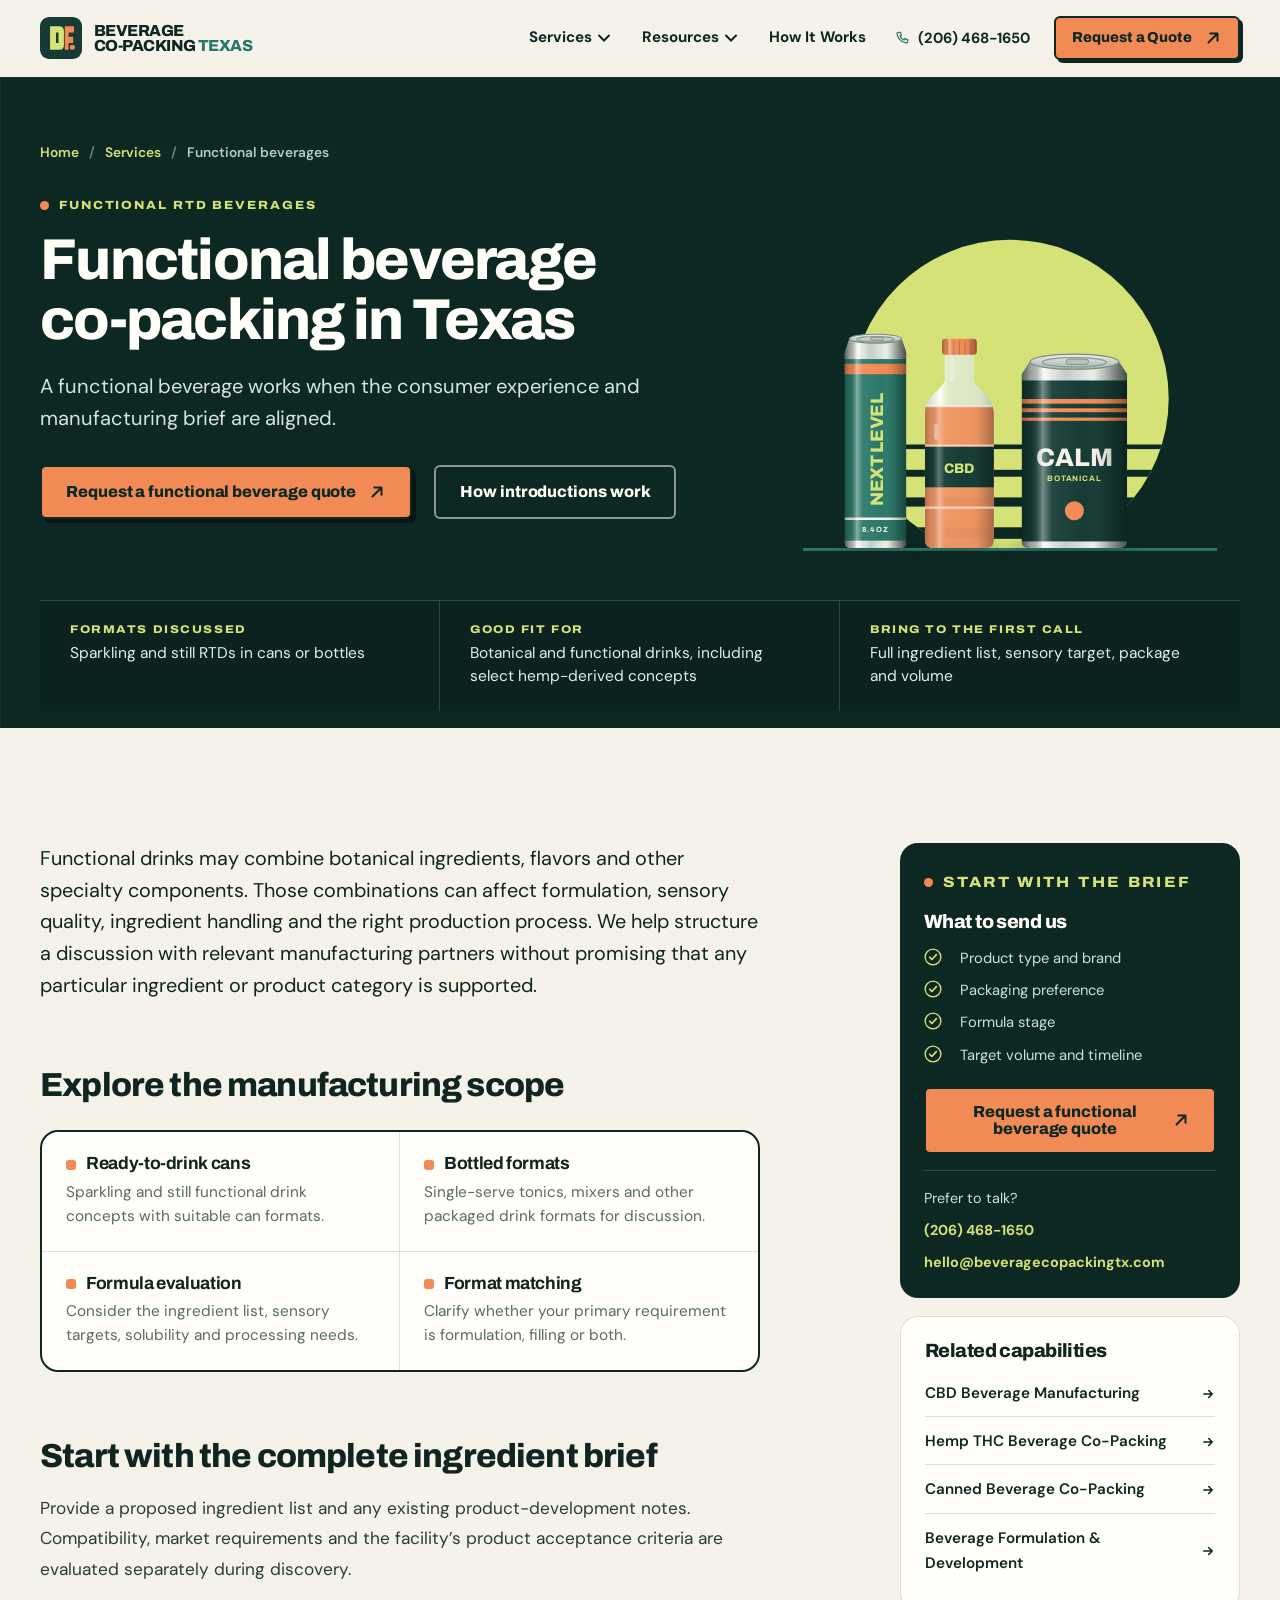
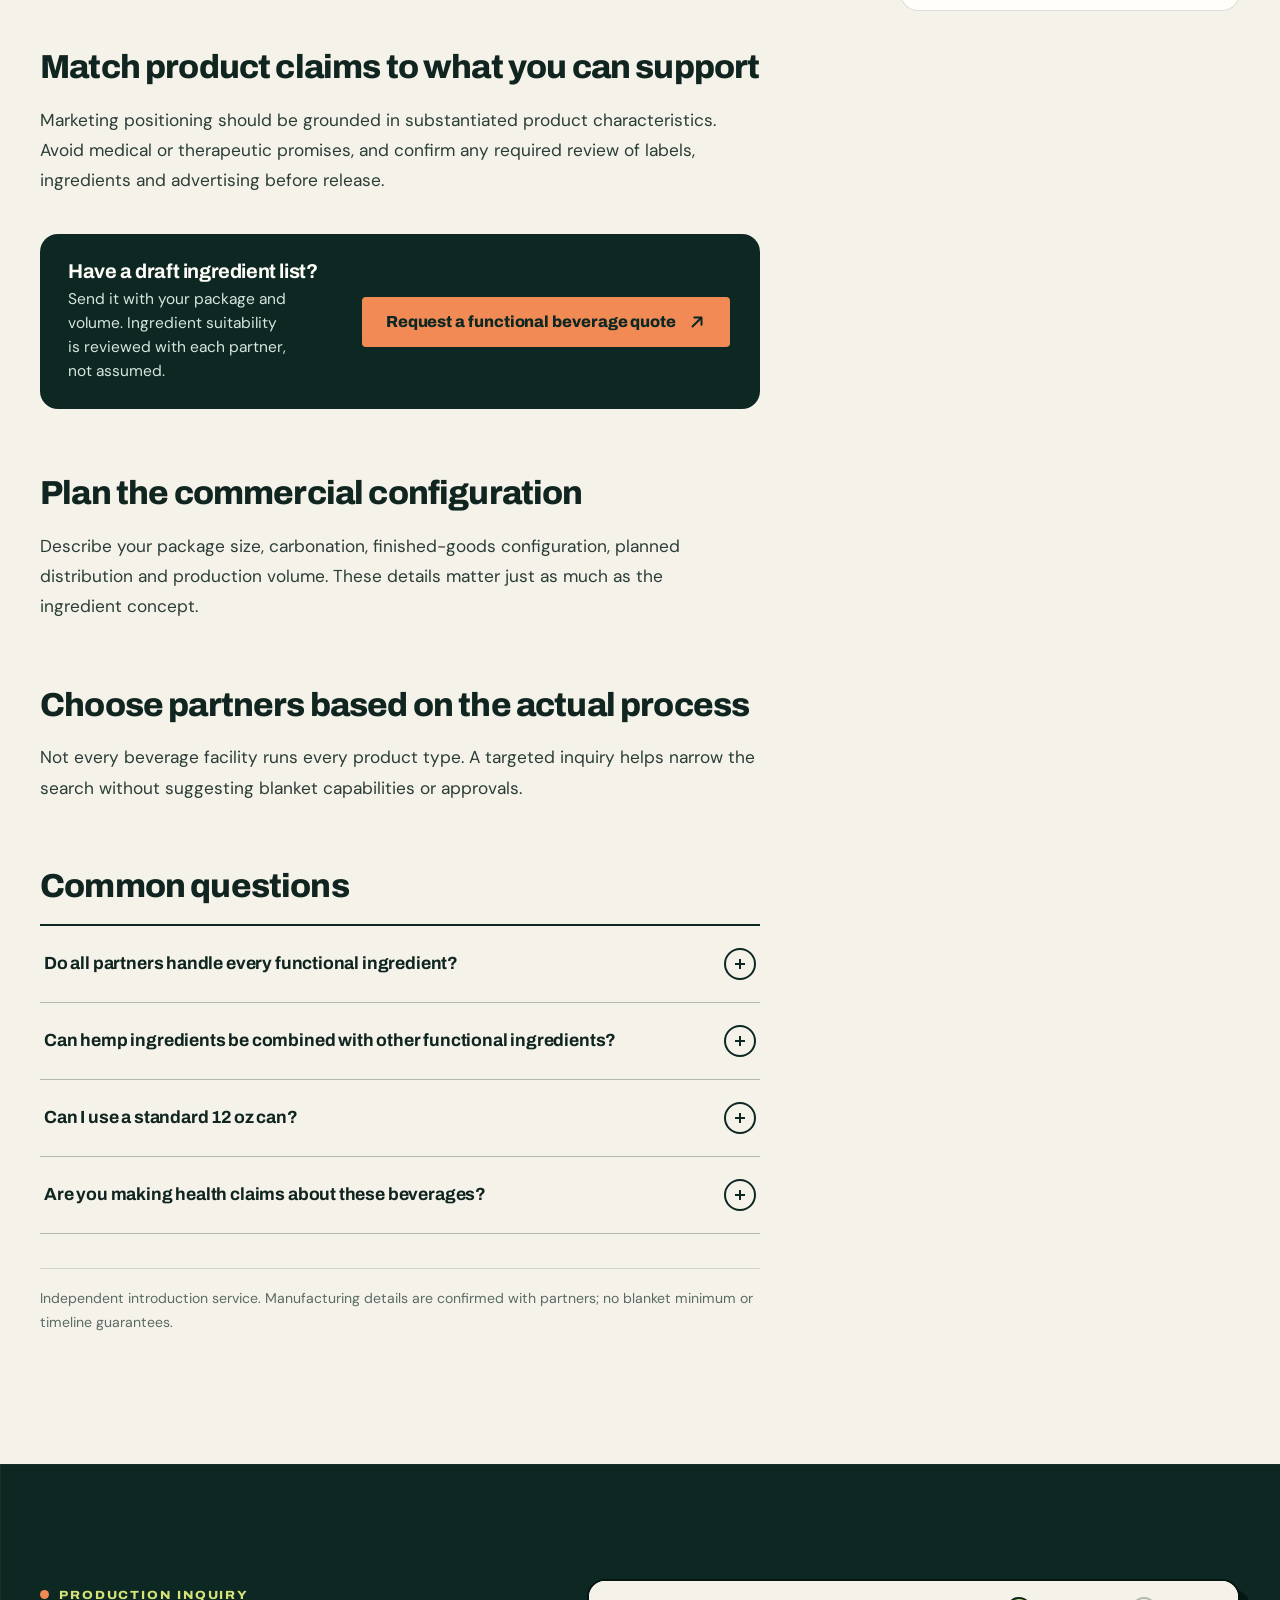
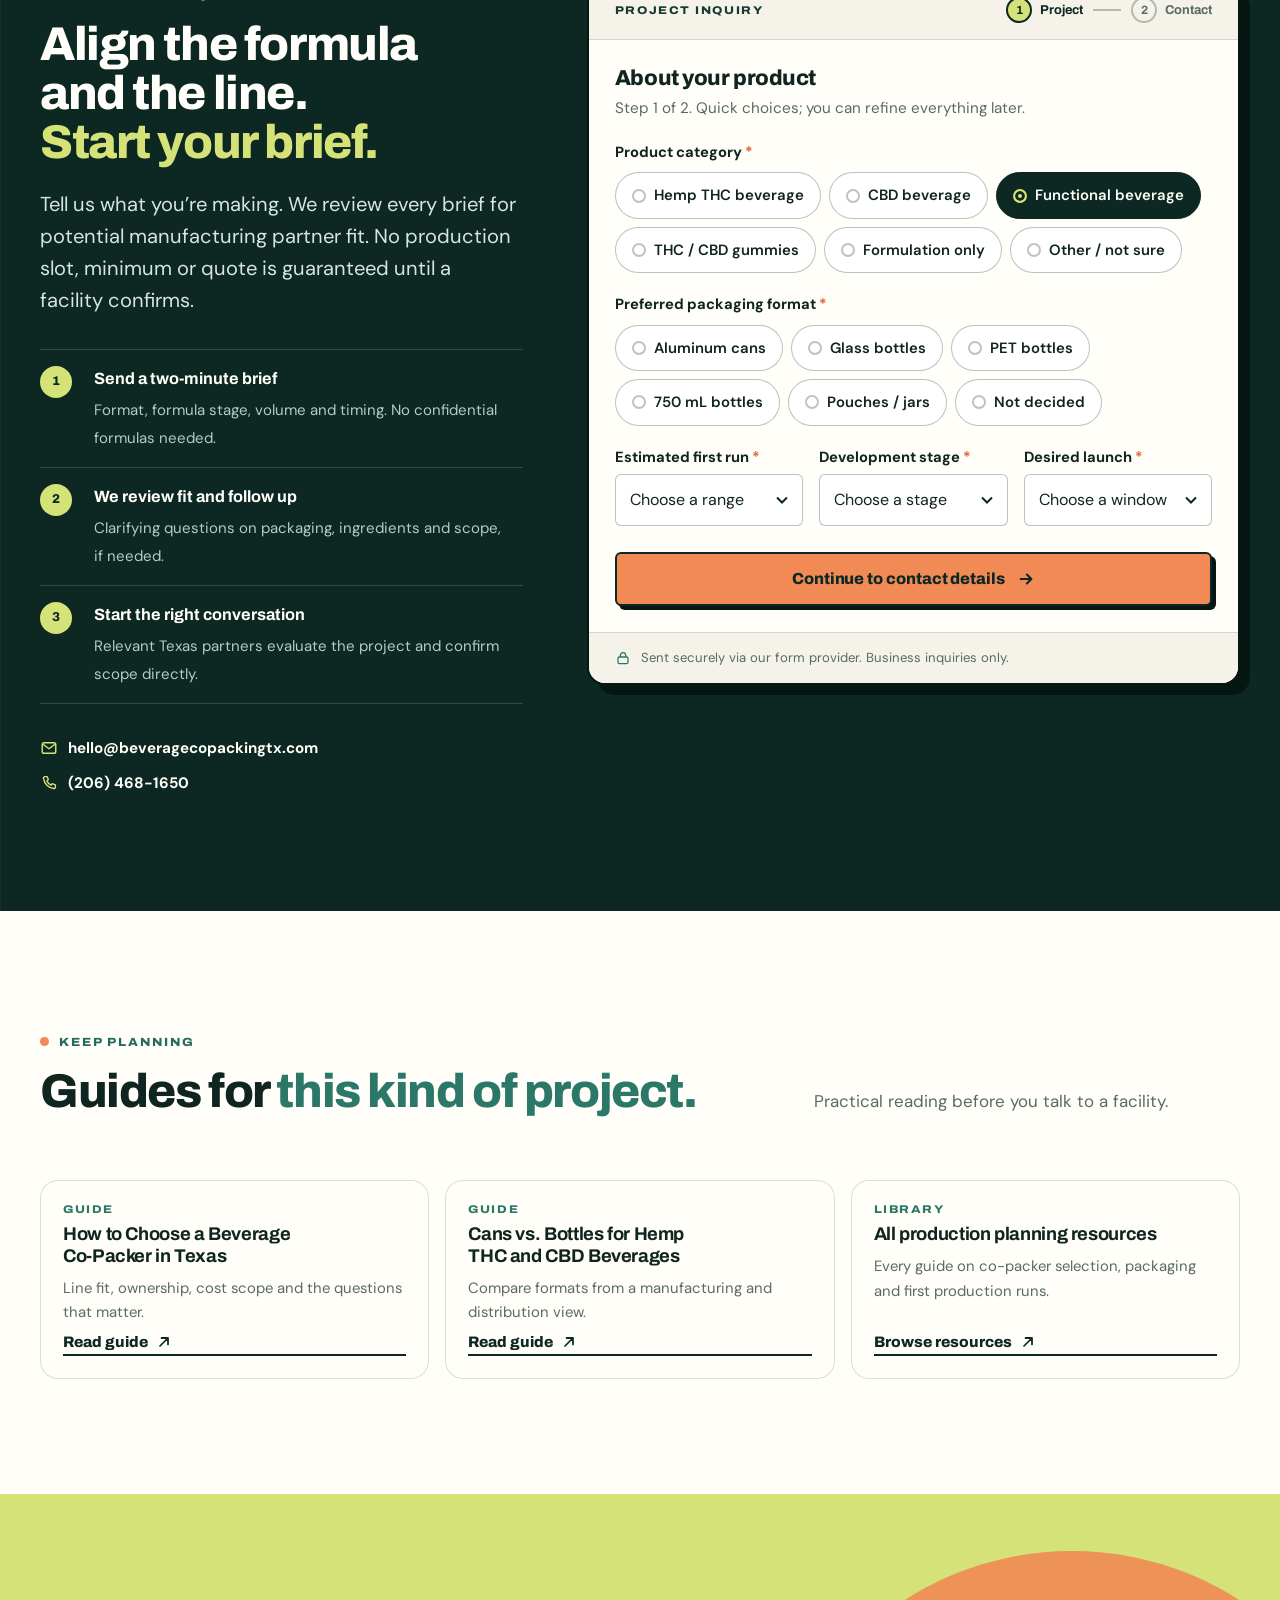
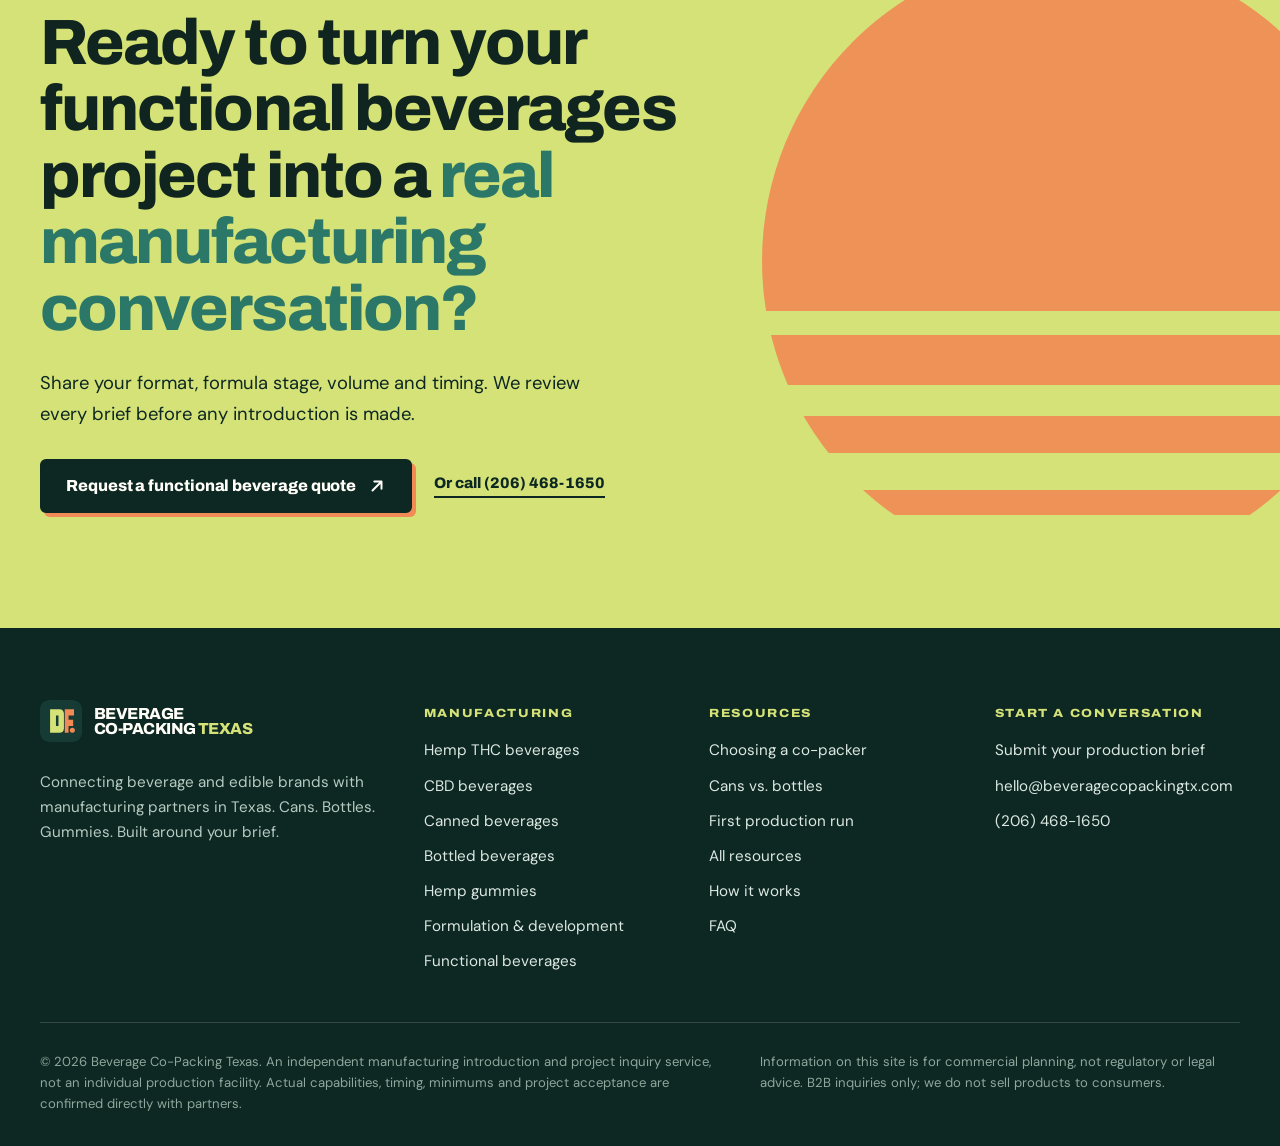
<file: functional-co-packing.html>
<!doctype html>
<html lang="en">
<head>
<meta charset="utf-8">
<meta name="viewport" content="width=device-width, initial-scale=1">
<title>Functional Beverage Co-Packing Texas | Hemp &amp; Botanical RTDs</title>
<meta name="description" content="Explore Texas co-manufacturing for functional ready-to-drink beverages, including select hemp-derived cannabinoid concepts. Cans, bottles and product development.">
<link rel="canonical" href="https://beveragecopackingtx.com/functional-co-packing.html">
<meta name="robots" content="index,follow,max-image-preview:large">
<meta name="theme-color" content="#0D2722">
<meta property="og:type" content="website">
<meta property="og:locale" content="en_US">
<meta property="og:site_name" content="Beverage Co-Packing Texas">
<meta property="og:title" content="Functional Beverage Co-Packing Texas | Hemp &amp; Botanical RTDs">
<meta property="og:description" content="Explore Texas co-manufacturing for functional ready-to-drink beverages, including select hemp-derived cannabinoid concepts. Cans, bottles and product development.">
<meta property="og:url" content="https://beveragecopackingtx.com/functional-co-packing.html">
<meta property="og:image" content="https://beveragecopackingtx.com/assets/og-image.png">
<meta property="og:image:width" content="1200">
<meta property="og:image:height" content="630">
<meta property="og:image:alt" content="Beverage Co-Packing Texas: hemp THC, CBD, cans, bottles and gummies">
<meta name="twitter:card" content="summary_large_image">
<meta name="twitter:title" content="Functional Beverage Co-Packing Texas | Hemp &amp; Botanical RTDs">
<meta name="twitter:description" content="Explore Texas co-manufacturing for functional ready-to-drink beverages, including select hemp-derived cannabinoid concepts. Cans, bottles and product development.">
<meta name="twitter:image" content="https://beveragecopackingtx.com/assets/og-image.png">
<link rel="icon" href="/assets/favicon.svg" type="image/svg+xml">
<link rel="apple-touch-icon" href="/assets/apple-touch-icon.png">
<link rel="preconnect" href="https://fonts.googleapis.com">
<link rel="preconnect" href="https://fonts.gstatic.com" crossorigin>
<link rel="stylesheet" href="https://fonts.googleapis.com/css2?family=Archivo:wdth,wght@75..125,600..900&amp;family=DM+Sans:opsz,wght@9..40,400..700&amp;display=swap">
<link rel="stylesheet" href="/assets/style.css?v=6bac9b36f8">
<script>document.documentElement.classList.add('js')</script>
<script type="application/ld+json">{"@context":"https://schema.org","@graph":[{"@type":"Organization","@id":"https://beveragecopackingtx.com/#organization","name":"Beverage Co-Packing Texas","url":"https://beveragecopackingtx.com/","logo":{"@type":"ImageObject","url":"https://beveragecopackingtx.com/assets/logo-512.png","width":512,"height":512},"image":"https://beveragecopackingtx.com/assets/og-image.png","description":"Independent business-to-business introduction service connecting beverage and gummy brands with potential manufacturing partners in Texas.","email":"hello@beveragecopackingtx.com","telephone":"+12064681650","areaServed":{"@type":"State","name":"Texas"},"knowsAbout":["Hemp beverage co-packing","CBD beverage manufacturing","Canned beverage co-packing","Bottled beverage co-packing","Gummy manufacturing","Beverage formulation"]},{"@type":"Service","@id":"https://beveragecopackingtx.com/functional-co-packing.html#service","name":"Functional beverage co-packing in Texas","serviceType":"Manufacturing partner introduction","provider":{"@id":"https://beveragecopackingtx.com/#organization"},"areaServed":{"@type":"State","name":"Texas"},"description":"Explore Texas co-manufacturing for functional ready-to-drink beverages, including select hemp-derived cannabinoid concepts. Cans, bottles and product development.","url":"https://beveragecopackingtx.com/functional-co-packing.html"},{"@type":"BreadcrumbList","itemListElement":[{"@type":"ListItem","position":1,"name":"Home","item":"https://beveragecopackingtx.com/"},{"@type":"ListItem","position":2,"name":"Functional beverages","item":"https://beveragecopackingtx.com/functional-co-packing.html"}]},{"@type":"FAQPage","@id":"https://beveragecopackingtx.com/functional-co-packing.html#faq","mainEntity":[{"@type":"Question","name":"Do all partners handle every functional ingredient?","acceptedAnswer":{"@type":"Answer","text":"No. Ingredient suitability is evaluated individually with the manufacturing partner."}},{"@type":"Question","name":"Can hemp ingredients be combined with other functional ingredients?","acceptedAnswer":{"@type":"Answer","text":"Submit the proposed formula and intended markets; the partner and qualified advisers can evaluate the specific proposal."}},{"@type":"Question","name":"Can I use a standard 12 oz can?","acceptedAnswer":{"@type":"Answer","text":"Describe your intended package. Exact sizes and line availability vary."}},{"@type":"Question","name":"Are you making health claims about these beverages?","acceptedAnswer":{"@type":"Answer","text":"No. This site provides manufacturing introductions and general production-planning information only."}}]}]}</script>
</head>
<body>
<a class="skip-link" href="#main">Skip to main content</a>
<header class="site-header" id="top">
<div class="container header-inner">
<a class="brand" href="/" aria-label="Beverage Co-Packing Texas home"><img src="/assets/brand-mark.svg" alt="" width="42" height="42"><span class="brand-word" aria-hidden="true"><span>Beverage</span><span>Co-Packing <b>Texas</b></span></span></a>
<nav class="nav" aria-label="Primary">
<div class="nav-item" data-dropdown>
<button class="nav-link" type="button" aria-expanded="false" aria-controls="dd-services">Services <svg class="chev" viewBox="0 0 12 8" aria-hidden="true" focusable="false"><path d="M1 1.5 6 6.5l5-5" fill="none" stroke="currentColor" stroke-width="2" stroke-linecap="round"/></svg></button>
<div class="dropdown" id="dd-services" hidden>
<div class="dropdown-grid"><a class="dd-link" href="/hemp-beverage-co-packing.html"><span class="dd-num" aria-hidden="true">01</span><span class="dd-title">Hemp THC Beverage Co-Packing</span><span class="dd-desc">Seltzers, RTD alcohol alternatives and bottled infused drinks.</span></a><a class="dd-link" href="/cbd-beverage-manufacturing.html"><span class="dd-num" aria-hidden="true">02</span><span class="dd-title">CBD Beverage Manufacturing</span><span class="dd-desc">Sparkling CBD drinks, still tonics and bottled RTDs.</span></a><a class="dd-link" href="/canned-beverage-co-packing.html"><span class="dd-num" aria-hidden="true">03</span><span class="dd-title">Canned Beverage Co-Packing</span><span class="dd-desc">Slim, standard and tall cans, still or sparkling.</span></a><a class="dd-link" href="/bottled-beverage-co-packing.html"><span class="dd-num" aria-hidden="true">04</span><span class="dd-title">Bottled Beverage Co-Packing</span><span class="dd-desc">Glass, PET, shots and 750 mL shareable bottles.</span></a><a class="dd-link" href="/hemp-gummy-co-packing.html"><span class="dd-num" aria-hidden="true">05</span><span class="dd-title">Hemp Gummy Manufacturing</span><span class="dd-desc">THC and CBD gummies in pectin or gelatin, pouches or jars.</span></a><a class="dd-link" href="/beverage-formulation.html"><span class="dd-num" aria-hidden="true">06</span><span class="dd-title">Beverage Formulation & Development</span><span class="dd-desc">Concept briefs, bench formulas and scale-up to the line.</span></a><a class="dd-link" href="/functional-co-packing.html" aria-current="page"><span class="dd-num" aria-hidden="true">07</span><span class="dd-title">Functional Beverage Co-Packing</span><span class="dd-desc">Botanical and functional RTDs in cans and bottles.</span></a></div>
<div class="dropdown-foot"><span>Not sure which fits? A brief is enough to start.</span><a href="#quote">Request a quote →</a></div>
</div>
</div>
<div class="nav-item" data-dropdown>
<button class="nav-link" type="button" aria-expanded="false" aria-controls="dd-resources">Resources <svg class="chev" viewBox="0 0 12 8" aria-hidden="true" focusable="false"><path d="M1 1.5 6 6.5l5-5" fill="none" stroke="currentColor" stroke-width="2" stroke-linecap="round"/></svg></button>
<div class="dropdown" id="dd-resources" hidden>
<div class="dropdown-grid one"><a class="dd-link" href="/resources/choosing-a-beverage-copacker.html"><span class="dd-num" aria-hidden="true">G1</span><span class="dd-title">How to Choose a Beverage Co-Packer in Texas</span><span class="dd-desc">Line fit, ownership, cost scope and the questions that matter.</span></a><a class="dd-link" href="/resources/cans-vs-bottles.html"><span class="dd-num" aria-hidden="true">G2</span><span class="dd-title">Cans vs. Bottles for Hemp THC and CBD Beverages</span><span class="dd-desc">Compare formats from a manufacturing and distribution view.</span></a><a class="dd-link" href="/resources/launching-hemp-beverage.html"><span class="dd-num" aria-hidden="true">G3</span><span class="dd-title">Planning Your First Hemp Beverage Production Run</span><span class="dd-desc">Build a brief that saves time with every facility.</span></a></div>
<div class="dropdown-foot"><span>Production planning guides</span><a href="/resources/">All resources →</a></div>
</div>
</div>
<a class="nav-link" href="/#process">How It Works</a>
<a class="nav-phone" href="tel:+12064681650"><svg viewBox="0 0 24 24" aria-hidden="true" focusable="false"><path d="M6.6 3.5h3l1.5 4.2-2 1.4a12 12 0 0 0 5.8 5.8l1.4-2 4.2 1.5v3a2 2 0 0 1-2.2 2A17.5 17.5 0 0 1 4.6 5.7a2 2 0 0 1 2-2.2Z" fill="none" stroke="currentColor" stroke-width="1.9" stroke-linejoin="round"/></svg>(206) 468-1650</a>
<a class="btn btn-sm nav-cta" href="#quote" data-cta="header_quote">Request a Quote <svg viewBox="0 0 20 20" aria-hidden="true" focusable="false"><path d="M5 15 15 5M7 5h8v8" fill="none" stroke="currentColor" stroke-width="2.2" stroke-linecap="round" stroke-linejoin="round"/></svg></a>
</nav>
<a class="btn btn-sm header-quote" href="#quote" data-cta="header_quote_mobile">Get a Quote</a>
<button class="menu-toggle" type="button" aria-label="Menu" aria-expanded="false" aria-controls="drawer" aria-haspopup="dialog"><span class="menu-toggle-bars" aria-hidden="true"><span></span><span></span><span></span></span><span class="menu-word">Menu</span></button>
</div>
</header>
<main id="main">
<section class="page-hero dark deep grid-bg" aria-labelledby="page-title">
<div class="container page-hero-grid">
<div class="page-hero-copy">
<nav class="breadcrumb" aria-label="Breadcrumb"><ol><li><a href="/">Home</a></li><li><a href="/#capabilities">Services</a></li><li><span aria-current="page">Functional beverages</span></li></ol></nav>
<p class="eyebrow">Functional RTD beverages</p>
<h1 id="page-title">Functional beverage co-packing in Texas</h1>
<p class="lead">A functional beverage works when the consumer experience and manufacturing brief are aligned.</p>
<div class="actions"><a class="btn" href="#quote" data-cta="service_hero">Request a functional beverage quote <svg viewBox="0 0 20 20" aria-hidden="true" focusable="false"><path d="M5 15 15 5M7 5h8v8" fill="none" stroke="currentColor" stroke-width="2.2" stroke-linecap="round" stroke-linejoin="round"/></svg></a><a class="btn btn-ghost" href="/#process">How introductions work</a></div>
</div>
<div class="page-hero-art"><svg class="service-art" viewBox="0 0 400 330" xmlns="http://www.w3.org/2000/svg" aria-hidden="true" focusable="false"><defs>
<linearGradient id="sa-cyl" x1="0" x2="1"><stop offset="0" stop-color="#000" stop-opacity=".34"/><stop offset=".09" stop-color="#000" stop-opacity=".1"/><stop offset=".2" stop-color="#fff" stop-opacity=".42"/><stop offset=".29" stop-color="#fff" stop-opacity=".06"/><stop offset=".6" stop-color="#fff" stop-opacity="0"/><stop offset=".8" stop-color="#000" stop-opacity=".1"/><stop offset=".93" stop-color="#000" stop-opacity=".28"/><stop offset="1" stop-color="#000" stop-opacity=".42"/></linearGradient>
<linearGradient id="sa-metal" x1="0" x2="1"><stop offset="0" stop-color="#7F8C86"/><stop offset=".22" stop-color="#F3F5EF"/><stop offset=".42" stop-color="#C3CCC6"/><stop offset=".68" stop-color="#EDF1EA"/><stop offset="1" stop-color="#76837D"/></linearGradient>
<linearGradient id="sa-lid" x1="0" y1="0" x2="0" y2="1"><stop offset="0" stop-color="#EEF2EC"/><stop offset="1" stop-color="#A3AFA8"/></linearGradient>
<linearGradient id="sa-green" x1="0" x2="1"><stop offset="0" stop-color="#0B2A23"/><stop offset=".16" stop-color="#245F51"/><stop offset=".25" stop-color="#7DBBA7"/><stop offset=".33" stop-color="#2E7C69"/><stop offset=".72" stop-color="#1C574A"/><stop offset=".9" stop-color="#103B32"/><stop offset="1" stop-color="#08201B"/></linearGradient>
<linearGradient id="sa-amber" x1="0" x2="1"><stop offset="0" stop-color="#4B210B"/><stop offset=".16" stop-color="#A9551F"/><stop offset=".25" stop-color="#F4B07A"/><stop offset=".33" stop-color="#C4672C"/><stop offset=".75" stop-color="#8E4418"/><stop offset="1" stop-color="#40190A"/></linearGradient>
<linearGradient id="sa-clear" x1="0" x2="1"><stop offset="0" stop-color="#C9D6CF" stop-opacity=".9"/><stop offset=".22" stop-color="#fff" stop-opacity=".95"/><stop offset=".34" stop-color="#E8EFEA" stop-opacity=".7"/><stop offset=".8" stop-color="#DCE6E0" stop-opacity=".75"/><stop offset="1" stop-color="#AFC0B7" stop-opacity=".95"/></linearGradient>
<filter id="sa-blur" x="-50%" y="-200%" width="200%" height="500%"><feGaussianBlur stdDeviation="6"/></filter>
</defs><circle cx="200" cy="170" r="138" fill="#D4E277"/><g clip-path="url(#sa-sun)"><rect x="40" y="210" width="320" height="4" fill="#0D2722"/><rect x="40" y="232" width="320" height="6" fill="#0D2722"/><rect x="40" y="256" width="320" height="8" fill="#0D2722"/><rect x="40" y="282" width="320" height="10" fill="#0D2722"/></g><clipPath id="sa-sun"><circle cx="200" cy="170" r="138"/></clipPath><rect x="20" y="300" width="360" height="10" rx="3" fill="#0D2722"/><rect x="20" y="300" width="360" height="2.5" fill="#2B7869"/><g>
<ellipse cx="83" cy="302" rx="33.5" ry="6" fill="#0D2722" opacity="0.28" filter="url(#sa-blur)"/>
<clipPath id="sa-s56"><path d="M60.3 118H105.7L110 130.7V292.7Q110 300 105.7 300H60.3Q56 300 56 292.7V130.7Z"/></clipPath>
<g clip-path="url(#sa-s56)">
<rect x="56" y="118" width="54" height="182" fill="#2B7869"/>
<rect x="56" y="139.8" width="54" height="9.1" fill="#F18A54"/>
<g transform="translate(89.5 214.5) rotate(-90)"><text x="0" y="0" text-anchor="middle" font-family="Archivo, 'Arial Narrow', Arial, sans-serif" font-weight="800" font-size="15.7" letter-spacing="-0.3" fill="#D4E277">NEXT LEVEL</text></g>
<path d="M56 274.5h54" stroke="#F5F2EA" stroke-width="2.2"/>
<text x="83" y="286.4" text-anchor="middle" font-family="Archivo, 'Arial Narrow', Arial, sans-serif" font-weight="700" font-size="6.5" letter-spacing="0.6" fill="#F5F2EA">8.4 OZ</text>
<rect x="56" y="118" width="54" height="17.7" fill="url(#sa-metal)"/>
<rect x="56" y="293.6" width="54" height="6.4" fill="url(#sa-metal)"/>
<rect x="56" y="118" width="54" height="182" fill="url(#sa-cyl)"/>
</g>
<ellipse cx="83" cy="118" rx="22.7" ry="3.9" fill="url(#sa-lid)" stroke="#7E8B85" stroke-width="1"/>
<ellipse cx="83" cy="118.5" rx="16.3" ry="2.4" fill="none" stroke="#8D9993" stroke-width="1"/>
<rect x="78.9" y="116.7" width="11.3" height="2.7" rx="1.3" fill="#BAC4BE" stroke="#7E8B85" stroke-width=".8"/>
</g><g><ellipse cx="156" cy="302" rx="36" ry="6.3" fill="#0D2722" opacity="0.28" filter="url(#sa-blur)"/><clipPath id="sa-p156"><path d="M126 292.8Q126 300 133.2 300H178.8Q186 300 186 292.8V183.8C186 166.4 168.6 162.3 168.6 152.2V124H143.4V152.2C143.4 162.3 126 166.4 126 183.8Z"/></clipPath><path d="M126 292.8Q126 300 133.2 300H178.8Q186 300 186 292.8V183.8C186 166.4 168.6 162.3 168.6 152.2V124H143.4V152.2C143.4 162.3 126 166.4 126 183.8Z" fill="url(#sa-clear)"/><g clip-path="url(#sa-p156)"><rect x="126" y="176.8" width="60" height="123.2" fill="#F18A54" opacity=".88"/><rect x="126" y="176.8" width="60" height="123.2" fill="url(#sa-cyl)" opacity=".7"/><path d="M126 176.8h60" stroke="#fff" stroke-opacity=".6" stroke-width="1.4"/></g><path d="M126 210.9h60" stroke="#fff" stroke-opacity=".55" stroke-width="2"/><path d="M126 237.9h60" stroke="#fff" stroke-opacity=".55" stroke-width="2"/><path d="M126 264.9h60" stroke="#fff" stroke-opacity=".55" stroke-width="2"/><g clip-path="url(#sa-p156)"><rect x="126" y="212" width="60" height="35.2" fill="#153B34"/><text x="156" y="234.9" text-anchor="middle" font-family="Archivo, 'Arial Narrow', Arial, sans-serif" font-weight="800" font-size="12" fill="#D4E277">CBD</text><rect x="126" y="212" width="60" height="35.2" fill="url(#sa-cyl)" opacity=".75"/></g><rect x="133.8" y="191.8" width="3.6" height="14.2" rx="2" fill="#fff" opacity=".32"/><rect x="147.8" y="134.6" width="3.8" height="21.1" rx="1" fill="#fff" opacity=".3"/><rect x="141.8" y="126" width="28.4" height="5" rx="2" fill="#C9D6CF" opacity=".85"/><rect x="140.9" y="118" width="30.2" height="14" rx="3" fill="#F18A54"/><path d="M145.9 120v12" stroke="#000" stroke-opacity=".18" stroke-width="1"/><path d="M151 120v12" stroke="#000" stroke-opacity=".18" stroke-width="1"/><path d="M156 120v12" stroke="#000" stroke-opacity=".18" stroke-width="1"/><path d="M161 120v12" stroke="#000" stroke-opacity=".18" stroke-width="1"/><path d="M166.1 120v12" stroke="#000" stroke-opacity=".18" stroke-width="1"/><rect x="140.9" y="118" width="30.2" height="14" rx="3" fill="url(#sa-cyl)"/></g><g>
<ellipse cx="256" cy="302" rx="57" ry="8.8" fill="#0D2722" opacity="0.28" filter="url(#sa-blur)"/>
<clipPath id="sa-cf"><path d="M217.4 138H294.6L302 149.3V293.5Q302 300 294.6 300H217.4Q210 300 210 293.5V149.3Z"/></clipPath>
<g clip-path="url(#sa-cf)">
<rect x="210" y="138" width="92" height="162" fill="#153B34"/>
<rect x="210" y="170.4" width="92" height="4.1" fill="#F18A54"/><rect x="210" y="178.5" width="92" height="3.4" fill="#F18A54"/><rect x="210" y="186.6" width="92" height="2.8" fill="#F18A54"/><text x="256" y="228.7" text-anchor="middle" font-family="Archivo, 'Arial Narrow', Arial, sans-serif" font-weight="800" font-size="22.1" fill="#F5F2EA">CALM</text><text x="256" y="241.7" text-anchor="middle" font-family="Archivo, 'Arial Narrow', Arial, sans-serif" font-weight="700" font-size="6.9" letter-spacing="0.8" fill="#D4E277">BOTANICAL</text><circle cx="256" cy="267.6" r="8.3" fill="#F18A54"/>
<rect x="210" y="138" width="92" height="16.3" fill="url(#sa-metal)"/>
<rect x="210" y="294.3" width="92" height="5.7" fill="url(#sa-metal)"/>
<rect x="210" y="138" width="92" height="162" fill="url(#sa-cyl)"/>
</g>
<ellipse cx="256" cy="138" rx="38.6" ry="6.6" fill="url(#sa-lid)" stroke="#7E8B85" stroke-width="1"/>
<ellipse cx="256" cy="138.5" rx="27.8" ry="4.1" fill="none" stroke="#8D9993" stroke-width="1"/>
<rect x="249" y="135.7" width="19.3" height="4.6" rx="2.3" fill="#BAC4BE" stroke="#7E8B85" stroke-width=".8"/>
</g></svg></div>
</div>
<dl class="facts container"><div><dt class="label">Formats discussed</dt><dd>Sparkling and still RTDs in cans or bottles</dd></div><div><dt class="label">Good fit for</dt><dd>Botanical and functional drinks, including select hemp-derived concepts</dd></div><div><dt class="label">Bring to the first call</dt><dd>Full ingredient list, sensory target, package and volume</dd></div></dl>
</section>
<section class="section"><div class="container content-layout"><article class="prose">
<p class="lead">Functional drinks may combine botanical ingredients, flavors and other specialty components. Those combinations can affect formulation, sensory quality, ingredient handling and the right production process. We help structure a discussion with relevant manufacturing partners without promising that any particular ingredient or product category is supported.</p>
<h2>Explore the manufacturing scope</h2>
<div class="cap-grid"><div><h3>Ready-to-drink cans</h3><p>Sparkling and still functional drink concepts with suitable can formats.</p></div><div><h3>Bottled formats</h3><p>Single-serve tonics, mixers and other packaged drink formats for discussion.</p></div><div><h3>Formula evaluation</h3><p>Consider the ingredient list, sensory targets, solubility and processing needs.</p></div><div><h3>Format matching</h3><p>Clarify whether your primary requirement is formulation, filling or both.</p></div></div>
<h2>Start with the complete ingredient brief</h2>
<p>Provide a proposed ingredient list and any existing product-development notes. Compatibility, market requirements and the facility’s product acceptance criteria are evaluated separately during discovery.</p>
<h2>Match product claims to what you can support</h2>
<p>Marketing positioning should be grounded in substantiated product characteristics. Avoid medical or therapeutic promises, and confirm any required review of labels, ingredients and advertising before release.</p>
<aside class="callout-box" aria-label="Request a quote"><div><h3>Have a draft ingredient list?</h3><p>Send it with your package and volume. Ingredient suitability is reviewed with each partner, not assumed.</p></div><a class="btn" href="#quote" data-cta="service_inline">Request a functional beverage quote <svg viewBox="0 0 20 20" aria-hidden="true" focusable="false"><path d="M5 15 15 5M7 5h8v8" fill="none" stroke="currentColor" stroke-width="2.2" stroke-linecap="round" stroke-linejoin="round"/></svg></a></aside>
<h2>Plan the commercial configuration</h2>
<p>Describe your package size, carbonation, finished-goods configuration, planned distribution and production volume. These details matter just as much as the ingredient concept.</p>
<h2>Choose partners based on the actual process</h2>
<p>Not every beverage facility runs every product type. A targeted inquiry helps narrow the search without suggesting blanket capabilities or approvals.</p>
<h2 id="questions">Common questions</h2>
<div class="faq-list"><details><summary>Do all partners handle every functional ingredient?</summary><div><p>No. Ingredient suitability is evaluated individually with the manufacturing partner.</p></div></details><details><summary>Can hemp ingredients be combined with other functional ingredients?</summary><div><p>Submit the proposed formula and intended markets; the partner and qualified advisers can evaluate the specific proposal.</p></div></details><details><summary>Can I use a standard 12 oz can?</summary><div><p>Describe your intended package. Exact sizes and line availability vary.</p></div></details><details><summary>Are you making health claims about these beverages?</summary><div><p>No. This site provides manufacturing introductions and general production-planning information only.</p></div></details></div>
<p class="disclaimer">Independent introduction service. Manufacturing details are confirmed with partners; no blanket minimum or timeline guarantees.</p>
</article><aside class="aside" aria-label="Project planning and related services">
<div class="aside-card quote">
<p class="eyebrow">Start with the brief</p>
<h2>What to send us</h2>
<ul class="checks">
<li><svg viewBox="0 0 24 24" aria-hidden="true" focusable="false"><circle cx="12" cy="12" r="10.5" fill="none" stroke="currentColor" stroke-width="1.8"/><path d="m7.5 12.3 3 3 6-6.4" fill="none" stroke="currentColor" stroke-width="2.2" stroke-linecap="round" stroke-linejoin="round"/></svg><span>Product type and brand</span></li>
<li><svg viewBox="0 0 24 24" aria-hidden="true" focusable="false"><circle cx="12" cy="12" r="10.5" fill="none" stroke="currentColor" stroke-width="1.8"/><path d="m7.5 12.3 3 3 6-6.4" fill="none" stroke="currentColor" stroke-width="2.2" stroke-linecap="round" stroke-linejoin="round"/></svg><span>Packaging preference</span></li>
<li><svg viewBox="0 0 24 24" aria-hidden="true" focusable="false"><circle cx="12" cy="12" r="10.5" fill="none" stroke="currentColor" stroke-width="1.8"/><path d="m7.5 12.3 3 3 6-6.4" fill="none" stroke="currentColor" stroke-width="2.2" stroke-linecap="round" stroke-linejoin="round"/></svg><span>Formula stage</span></li>
<li><svg viewBox="0 0 24 24" aria-hidden="true" focusable="false"><circle cx="12" cy="12" r="10.5" fill="none" stroke="currentColor" stroke-width="1.8"/><path d="m7.5 12.3 3 3 6-6.4" fill="none" stroke="currentColor" stroke-width="2.2" stroke-linecap="round" stroke-linejoin="round"/></svg><span>Target volume and timeline</span></li>
</ul>
<a class="btn btn-block" href="#quote" data-cta="service_aside">Request a functional beverage quote <svg viewBox="0 0 20 20" aria-hidden="true" focusable="false"><path d="M5 15 15 5M7 5h8v8" fill="none" stroke="currentColor" stroke-width="2.2" stroke-linecap="round" stroke-linejoin="round"/></svg></a>
<div class="aside-contact"><span>Prefer to talk?</span><a href="tel:+12064681650">(206) 468-1650</a><a href="mailto:hello@beveragecopackingtx.com">hello@beveragecopackingtx.com</a></div>
</div>
<div class="aside-card">
<h2>Related capabilities</h2>
<ul class="aside-links"><li><a href="/cbd-beverage-manufacturing.html">CBD Beverage Manufacturing<svg viewBox="0 0 20 20" aria-hidden="true" focusable="false"><path d="M4 10h12M11 5l5 5-5 5" fill="none" stroke="currentColor" stroke-width="2.2" stroke-linecap="round" stroke-linejoin="round"/></svg></a></li><li><a href="/hemp-beverage-co-packing.html">Hemp THC Beverage Co-Packing<svg viewBox="0 0 20 20" aria-hidden="true" focusable="false"><path d="M4 10h12M11 5l5 5-5 5" fill="none" stroke="currentColor" stroke-width="2.2" stroke-linecap="round" stroke-linejoin="round"/></svg></a></li><li><a href="/canned-beverage-co-packing.html">Canned Beverage Co-Packing<svg viewBox="0 0 20 20" aria-hidden="true" focusable="false"><path d="M4 10h12M11 5l5 5-5 5" fill="none" stroke="currentColor" stroke-width="2.2" stroke-linecap="round" stroke-linejoin="round"/></svg></a></li><li><a href="/beverage-formulation.html">Beverage Formulation & Development<svg viewBox="0 0 20 20" aria-hidden="true" focusable="false"><path d="M4 10h12M11 5l5 5-5 5" fill="none" stroke="currentColor" stroke-width="2.2" stroke-linecap="round" stroke-linejoin="round"/></svg></a></li></ul>
</div>
</aside></div></section>
<section class="section inquiry dark deep grid-bg" id="quote" aria-labelledby="quote-title">
<div class="container inquiry-layout">
<div class="inquiry-copy" data-reveal>
<p class="eyebrow">Production inquiry</p>
<h2 id="quote-title">Align the formula and the line. <em>Start your brief.</em></h2>
<p class="lead">Tell us what you’re making. We review every brief for potential manufacturing partner fit. No production slot, minimum or quote is guaranteed until a facility confirms.</p>
<ol class="next-steps">
<li><b>1</b><div><strong>Send a two-minute brief</strong><span>Format, formula stage, volume and timing. No confidential formulas needed.</span></div></li>
<li><b>2</b><div><strong>We review fit and follow up</strong><span>Clarifying questions on packaging, ingredients and scope, if needed.</span></div></li>
<li><b>3</b><div><strong>Start the right conversation</strong><span>Relevant Texas partners evaluate the project and confirm scope directly.</span></div></li>
</ol>
<div class="contact-alt"><a href="mailto:hello@beveragecopackingtx.com"><svg viewBox="0 0 24 24" aria-hidden="true" focusable="false"><rect x="3" y="5" width="18" height="14" rx="2.5" fill="none" stroke="currentColor" stroke-width="1.9"/><path d="m4 7 8 6 8-6" fill="none" stroke="currentColor" stroke-width="1.9" stroke-linejoin="round"/></svg>hello@beveragecopackingtx.com</a><a href="tel:+12064681650"><svg viewBox="0 0 24 24" aria-hidden="true" focusable="false"><path d="M6.6 3.5h3l1.5 4.2-2 1.4a12 12 0 0 0 5.8 5.8l1.4-2 4.2 1.5v3a2 2 0 0 1-2.2 2A17.5 17.5 0 0 1 4.6 5.7a2 2 0 0 1 2-2.2Z" fill="none" stroke="currentColor" stroke-width="1.9" stroke-linejoin="round"/></svg>(206) 468-1650</a></div>
</div>
<div class="form-card" data-reveal data-reveal-delay="1">
<div class="form-top"><span class="label">Project inquiry</span><div class="progress no-js-hide" aria-hidden="true"><span class="progress-step is-active" data-progress="1"><i>1</i><b>Project</b></span><span class="progress-bar"></span><span class="progress-step" data-progress="2"><i>2</i><b>Contact</b></span></div></div>
<form class="lead-form" id="lead-form" action="https://api.web3forms.com/submit" method="POST" data-source="functional-co-packing">
<input type="hidden" name="access_key" value="a5dfcbbe-ee86-4558-9092-451ed52d85f4">
<input type="hidden" name="subject" value="New Beverage Co-Packing Texas manufacturing inquiry">
<input type="hidden" name="from_name" value="Beverage Co-Packing Texas website">
<input type="hidden" name="redirect" value="https://beveragecopackingtx.com/thank-you.html">
<input type="hidden" name="form_source" value="functional-co-packing">
<div class="hp" aria-hidden="true"><label>Leave this box unchecked <input type="checkbox" name="botcheck" tabindex="-1" autocomplete="off"></label></div>
<p class="sr-only" aria-live="polite" data-step-status></p>

<fieldset class="form-step" data-step="1" data-active="true">
<legend class="step-legend" tabindex="-1">About your product</legend>
<p class="step-intro">Step 1 of 2. Quick choices; you can refine everything later.</p>
<fieldset class="choice-group" data-group="product_type" aria-describedby="product_type-err">
<legend class="group-label">Product category <span class="req" aria-hidden="true">*</span><span class="sr-only">(required)</span></legend>
<div class="choices"><label class="choice"><input type="radio" name="product_type" value="Hemp THC beverage" required aria-describedby="product_type-err"><span>Hemp THC beverage</span></label><label class="choice"><input type="radio" name="product_type" value="CBD beverage" aria-describedby="product_type-err"><span>CBD beverage</span></label><label class="choice"><input type="radio" name="product_type" value="Functional beverage" checked aria-describedby="product_type-err"><span>Functional beverage</span></label><label class="choice"><input type="radio" name="product_type" value="Hemp THC/CBD gummies" aria-describedby="product_type-err"><span>THC / CBD gummies</span></label><label class="choice"><input type="radio" name="product_type" value="Formulation / product development" aria-describedby="product_type-err"><span>Formulation only</span></label><label class="choice"><input type="radio" name="product_type" value="Other / unsure" aria-describedby="product_type-err"><span>Other / not sure</span></label></div>
<p class="field-error" id="product_type-err" hidden></p>
</fieldset>
<fieldset class="choice-group" data-group="packaging" aria-describedby="packaging-err">
<legend class="group-label">Preferred packaging format <span class="req" aria-hidden="true">*</span><span class="sr-only">(required)</span></legend>
<div class="choices"><label class="choice"><input type="radio" name="packaging" value="Aluminum cans" required aria-describedby="packaging-err"><span>Aluminum cans</span></label><label class="choice"><input type="radio" name="packaging" value="Glass bottles" aria-describedby="packaging-err"><span>Glass bottles</span></label><label class="choice"><input type="radio" name="packaging" value="PET bottles" aria-describedby="packaging-err"><span>PET bottles</span></label><label class="choice"><input type="radio" name="packaging" value="750 mL bottles" aria-describedby="packaging-err"><span>750 mL bottles</span></label><label class="choice"><input type="radio" name="packaging" value="Gummy pouches or jars" aria-describedby="packaging-err"><span>Pouches / jars</span></label><label class="choice"><input type="radio" name="packaging" value="Undecided" aria-describedby="packaging-err"><span>Not decided</span></label></div>
<p class="field-error" id="packaging-err" hidden></p>
</fieldset>
<div class="field-row three">
<div class="field"><label for="f-volume">Estimated first run <span class="req" aria-hidden="true">*</span></label><select id="f-volume" name="volume" required aria-describedby="f-volume-err"><option value="">Choose a range</option><option>Under 5,000 units</option><option>5,000–24,999 units</option><option>25,000–99,999 units</option><option>100,000+ units</option><option>Need guidance</option></select><p class="field-error" id="f-volume-err" hidden></p></div>
<div class="field"><label for="f-stage">Development stage <span class="req" aria-hidden="true">*</span></label><select id="f-stage" name="stage" required aria-describedby="f-stage-err"><option value="">Choose a stage</option><option>Idea / early concept</option><option>Developing formula</option><option>Production-ready formula</option><option>Existing brand scaling</option></select><p class="field-error" id="f-stage-err" hidden></p></div>
<div class="field"><label for="f-timeline">Desired launch <span class="req" aria-hidden="true">*</span></label><select id="f-timeline" name="timeline" required aria-describedby="f-timeline-err"><option value="">Choose a window</option><option>Within 3 months</option><option>3–6 months</option><option>6–12 months</option><option>12+ months / exploring</option></select><p class="field-error" id="f-timeline-err" hidden></p></div>
</div>
<div class="form-nav no-js-hide"><button class="btn btn-block" type="button" data-next>Continue to contact details <svg viewBox="0 0 20 20" aria-hidden="true" focusable="false"><path d="M4 10h12M11 5l5 5-5 5" fill="none" stroke="currentColor" stroke-width="2.2" stroke-linecap="round" stroke-linejoin="round"/></svg></button></div>
</fieldset>

<fieldset class="form-step" data-step="2" data-active="false">
<legend class="step-legend" tabindex="-1">Where should we reply?</legend>
<p class="step-intro">Step 2 of 2. We use these details only to follow up on this inquiry.</p>
<div class="field-row">
<div class="field"><label for="f-name">Full name <span class="req" aria-hidden="true">*</span></label><input id="f-name" name="name" autocomplete="name" required maxlength="120" aria-describedby="f-name-err"><p class="field-error" id="f-name-err" hidden></p></div>
<div class="field"><label for="f-company">Company or brand <span class="req" aria-hidden="true">*</span></label><input id="f-company" name="company" autocomplete="organization" required maxlength="150" aria-describedby="f-company-err"><p class="field-error" id="f-company-err" hidden></p></div>
</div>
<div class="field-row">
<div class="field"><label for="f-email">Business email <span class="req" aria-hidden="true">*</span></label><input id="f-email" type="email" name="email" autocomplete="email" inputmode="email" required maxlength="200" spellcheck="false" placeholder="you@company.com" aria-describedby="f-email-hint f-email-err"><p class="hint" id="f-email-hint">We reply here. A company domain helps us route your brief.</p><p class="field-error" id="f-email-err" hidden></p></div>
<div class="field"><label for="f-phone">Phone <span class="opt">(optional)</span></label><input id="f-phone" type="tel" name="phone" autocomplete="tel" inputmode="tel" maxlength="35" placeholder="(555) 555-0123" aria-describedby="f-phone-hint f-phone-err"><p class="hint" id="f-phone-hint">For a quicker follow-up call, if you prefer.</p><p class="field-error" id="f-phone-err" hidden></p></div>
</div>
<div class="field"><label for="f-website">Company website <span class="opt">(optional)</span></label><input id="f-website" type="text" name="website" autocomplete="url" inputmode="url" spellcheck="false" maxlength="255" placeholder="yourbrand.com" aria-describedby="f-website-err"><p class="field-error" id="f-website-err" hidden></p></div>
<div class="field"><label for="f-message">Project details <span class="opt">(optional)</span></label><textarea id="f-message" name="message" rows="4" maxlength="2500" placeholder="Flavor direction, ingredients, formula ownership, target channels, packaging you already have…" aria-describedby="f-message-hint f-message-err"></textarea><p class="hint" id="f-message-hint">Please don’t include confidential formulas at this stage.</p><p class="field-error" id="f-message-err" hidden></p></div>
<p class="consent">By submitting, you agree we may contact you about this inquiry and share relevant project details with potential manufacturing partners.</p>
<div class="form-nav"><button class="btn-back no-js-hide" type="button" data-back><svg viewBox="0 0 20 20" aria-hidden="true" focusable="false"><path d="M16 10H4M9 5l-5 5 5 5" fill="none" stroke="currentColor" stroke-width="2.2" stroke-linecap="round" stroke-linejoin="round"/></svg>Back</button><button class="btn" type="submit" data-submit><span data-submit-label>Send project brief</span> <svg viewBox="0 0 20 20" aria-hidden="true" focusable="false"><path d="M5 15 15 5M7 5h8v8" fill="none" stroke="currentColor" stroke-width="2.2" stroke-linecap="round" stroke-linejoin="round"/></svg></button></div>
</fieldset>
<div class="form-alert" role="alert" data-form-alert hidden></div>
</form>
<div class="form-success" data-form-success hidden>
<div class="success-badge"><svg viewBox="0 0 24 24" aria-hidden="true" focusable="false"><path d="m5 12.5 4.5 4.5L19 7" fill="none" stroke="currentColor" stroke-width="2.6" stroke-linecap="round" stroke-linejoin="round"/></svg></div>
<h3 tabindex="-1">Brief received. Thank you.</h3>
<p>Our form provider confirmed delivery of your project brief. We’ll review it for manufacturing partner fit and follow up at the email you provided.</p>
<div class="summary" data-summary></div>
<p class="small muted">While you wait: <a href="/resources/choosing-a-beverage-copacker.html">How to choose a beverage co-packer in Texas</a>.</p>
</div>
<div class="form-foot"><svg viewBox="0 0 24 24" aria-hidden="true" focusable="false"><rect x="4.5" y="10.5" width="15" height="10" rx="2" fill="none" stroke="currentColor" stroke-width="1.9"/><path d="M8 10.5V8a4 4 0 0 1 8 0v2.5" fill="none" stroke="currentColor" stroke-width="1.9"/></svg><span>Sent securely via our form provider. Business inquiries only.</span></div>
</div>
</div>
</section>
<section class="section paper" aria-labelledby="keep-title">
<div class="container">
<div class="section-head"><div><p class="eyebrow">Keep planning</p><h2 id="keep-title">Guides for <em>this kind of project.</em></h2></div><p>Practical reading before you talk to a facility.</p></div>
<div class="related">
<a href="/resources/choosing-a-beverage-copacker.html"><span class="label">Guide</span><h3>How to Choose a Beverage Co-Packer in Texas</h3><p>Line fit, ownership, cost scope and the questions that matter.</p><span class="link-arrow">Read guide <svg viewBox="0 0 20 20" aria-hidden="true" focusable="false"><path d="M5 15 15 5M7 5h8v8" fill="none" stroke="currentColor" stroke-width="2.2" stroke-linecap="round" stroke-linejoin="round"/></svg></span></a>
<a href="/resources/cans-vs-bottles.html"><span class="label">Guide</span><h3>Cans vs. Bottles for Hemp THC and CBD Beverages</h3><p>Compare formats from a manufacturing and distribution view.</p><span class="link-arrow">Read guide <svg viewBox="0 0 20 20" aria-hidden="true" focusable="false"><path d="M5 15 15 5M7 5h8v8" fill="none" stroke="currentColor" stroke-width="2.2" stroke-linecap="round" stroke-linejoin="round"/></svg></span></a>
<a href="/resources/"><span class="label">Library</span><h3>All production planning resources</h3><p>Every guide on co-packer selection, packaging and first production runs.</p><span class="link-arrow">Browse resources <svg viewBox="0 0 20 20" aria-hidden="true" focusable="false"><path d="M5 15 15 5M7 5h8v8" fill="none" stroke="currentColor" stroke-width="2.2" stroke-linecap="round" stroke-linejoin="round"/></svg></span></a>
</div>
</div>
</section>
<section class="final-cta" aria-labelledby="final-cta-title">
<div class="container final-inner" data-reveal>
<h2 id="final-cta-title">Ready to turn your functional beverages project into a <em>real manufacturing conversation?</em></h2>
<p>Share your format, formula stage, volume and timing. We review every brief before any introduction is made.</p>
<div class="actions"><a class="btn" href="#quote" data-cta="final_cta">Request a functional beverage quote <svg viewBox="0 0 20 20" aria-hidden="true" focusable="false"><path d="M5 15 15 5M7 5h8v8" fill="none" stroke="currentColor" stroke-width="2.2" stroke-linecap="round" stroke-linejoin="round"/></svg></a><a class="link-arrow" href="tel:+12064681650">Or call (206) 468-1650</a></div>
</div>
</section>
</main>
<footer class="footer">
<div class="container footer-top">
<div><a class="brand" href="/" aria-label="Beverage Co-Packing Texas home"><img src="/assets/brand-mark.svg" alt="" width="42" height="42"><span class="brand-word" aria-hidden="true"><span>Beverage</span><span>Co-Packing <b>Texas</b></span></span></a><p class="footer-intro">Connecting beverage and edible brands with manufacturing partners in Texas. Cans. Bottles. Gummies. Built around your brief.</p></div>
<div><h2>Manufacturing</h2><ul><li><a href="/hemp-beverage-co-packing.html">Hemp THC beverages</a></li><li><a href="/cbd-beverage-manufacturing.html">CBD beverages</a></li><li><a href="/canned-beverage-co-packing.html">Canned beverages</a></li><li><a href="/bottled-beverage-co-packing.html">Bottled beverages</a></li><li><a href="/hemp-gummy-co-packing.html">Hemp gummies</a></li><li><a href="/beverage-formulation.html">Formulation & development</a></li><li><a href="/functional-co-packing.html">Functional beverages</a></li></ul></div>
<div><h2>Resources</h2><ul><li><a href="/resources/choosing-a-beverage-copacker.html">Choosing a co-packer</a></li><li><a href="/resources/cans-vs-bottles.html">Cans vs. bottles</a></li><li><a href="/resources/launching-hemp-beverage.html">First production run</a></li><li><a href="/resources/">All resources</a></li><li><a href="/#process">How it works</a></li><li><a href="/#faq">FAQ</a></li></ul></div>
<div><h2>Start a conversation</h2><ul><li><a href="#quote">Submit your production brief</a></li><li><a href="mailto:hello@beveragecopackingtx.com">hello@beveragecopackingtx.com</a></li><li><a href="tel:+12064681650">(206) 468-1650</a></li></ul></div>
</div>
<div class="container footer-bottom">
<p>© <span data-year>2026</span> Beverage Co-Packing Texas. An independent manufacturing introduction and project inquiry service, not an individual production facility. Actual capabilities, timing, minimums and project acceptance are confirmed directly with partners.</p>
<p>Information on this site is for commercial planning, not regulatory or legal advice. B2B inquiries only; we do not sell products to consumers.</p>
</div>
</footer>
<div class="drawer" id="drawer" role="dialog" aria-modal="true" aria-label="Site menu" hidden>
<div class="drawer-backdrop" data-drawer-close></div>
<div class="drawer-panel">
<div class="drawer-head"><a class="brand" href="/" aria-label="Beverage Co-Packing Texas home" tabindex="-1"><img src="/assets/brand-mark.svg" alt="" width="42" height="42"><span class="brand-word" aria-hidden="true"><span>Beverage</span><span>Co-Packing <b>Texas</b></span></span></a><button class="drawer-close" type="button" data-drawer-close aria-label="Close menu"><svg viewBox="0 0 20 20" aria-hidden="true" focusable="false"><path d="m4 4 12 12M16 4 4 16" stroke="currentColor" stroke-width="2.2" stroke-linecap="round"/></svg></button></div>
<div class="drawer-body">
<div class="drawer-section"><button class="drawer-toggle" type="button" aria-expanded="true" aria-controls="dr-services">Services <svg class="chev" viewBox="0 0 12 8" aria-hidden="true" focusable="false"><path d="M1 1.5 6 6.5l5-5" fill="none" stroke="currentColor" stroke-width="2" stroke-linecap="round"/></svg></button><div class="drawer-sub" id="dr-services"><a href="/hemp-beverage-co-packing.html">Hemp THC Beverage Co-Packing</a><a href="/cbd-beverage-manufacturing.html">CBD Beverage Manufacturing</a><a href="/canned-beverage-co-packing.html">Canned Beverage Co-Packing</a><a href="/bottled-beverage-co-packing.html">Bottled Beverage Co-Packing</a><a href="/hemp-gummy-co-packing.html">Hemp Gummy Manufacturing</a><a href="/beverage-formulation.html">Beverage Formulation & Development</a><a href="/functional-co-packing.html" aria-current="page">Functional Beverage Co-Packing</a></div></div>
<div class="drawer-section"><button class="drawer-toggle" type="button" aria-expanded="false" aria-controls="dr-resources">Resources <svg class="chev" viewBox="0 0 12 8" aria-hidden="true" focusable="false"><path d="M1 1.5 6 6.5l5-5" fill="none" stroke="currentColor" stroke-width="2" stroke-linecap="round"/></svg></button><div class="drawer-sub" id="dr-resources" hidden><a href="/resources/choosing-a-beverage-copacker.html">Choosing a co-packer</a><a href="/resources/cans-vs-bottles.html">Cans vs. bottles</a><a href="/resources/launching-hemp-beverage.html">First production run</a><a href="/resources/">All resources</a></div></div>
<div class="drawer-section"><a class="drawer-link" href="/#process">How It Works</a></div>
<div class="drawer-section"><a class="drawer-link" href="/#faq">FAQ</a></div>
</div>
<div class="drawer-foot">
<a class="btn btn-block" href="#quote" data-cta="drawer_quote">Request a Quote <svg viewBox="0 0 20 20" aria-hidden="true" focusable="false"><path d="M5 15 15 5M7 5h8v8" fill="none" stroke="currentColor" stroke-width="2.2" stroke-linecap="round" stroke-linejoin="round"/></svg></a>
<a href="tel:+12064681650">(206) 468-1650</a>
<a href="mailto:hello@beveragecopackingtx.com">hello@beveragecopackingtx.com</a>
</div>
</div>
</div>
<div class="mobile-cta" data-mobile-cta aria-hidden="true"><a class="btn" href="#quote" tabindex="-1" data-cta="sticky_quote">Request a Quote <svg viewBox="0 0 20 20" aria-hidden="true" focusable="false"><path d="M5 15 15 5M7 5h8v8" fill="none" stroke="currentColor" stroke-width="2.2" stroke-linecap="round" stroke-linejoin="round"/></svg></a><a class="call" href="tel:+12064681650" tabindex="-1" aria-label="Call (206) 468-1650"><svg viewBox="0 0 24 24" aria-hidden="true" focusable="false"><path d="M6.6 3.5h3l1.5 4.2-2 1.4a12 12 0 0 0 5.8 5.8l1.4-2 4.2 1.5v3a2 2 0 0 1-2.2 2A17.5 17.5 0 0 1 4.6 5.7a2 2 0 0 1 2-2.2Z" fill="none" stroke="currentColor" stroke-width="1.9" stroke-linejoin="round"/></svg></a></div>
<script src="/assets/config.js?v=28feb0f563"></script>
<script src="/assets/site.js?v=f57e12b3c7" defer></script>
</body>
</html>
</file>
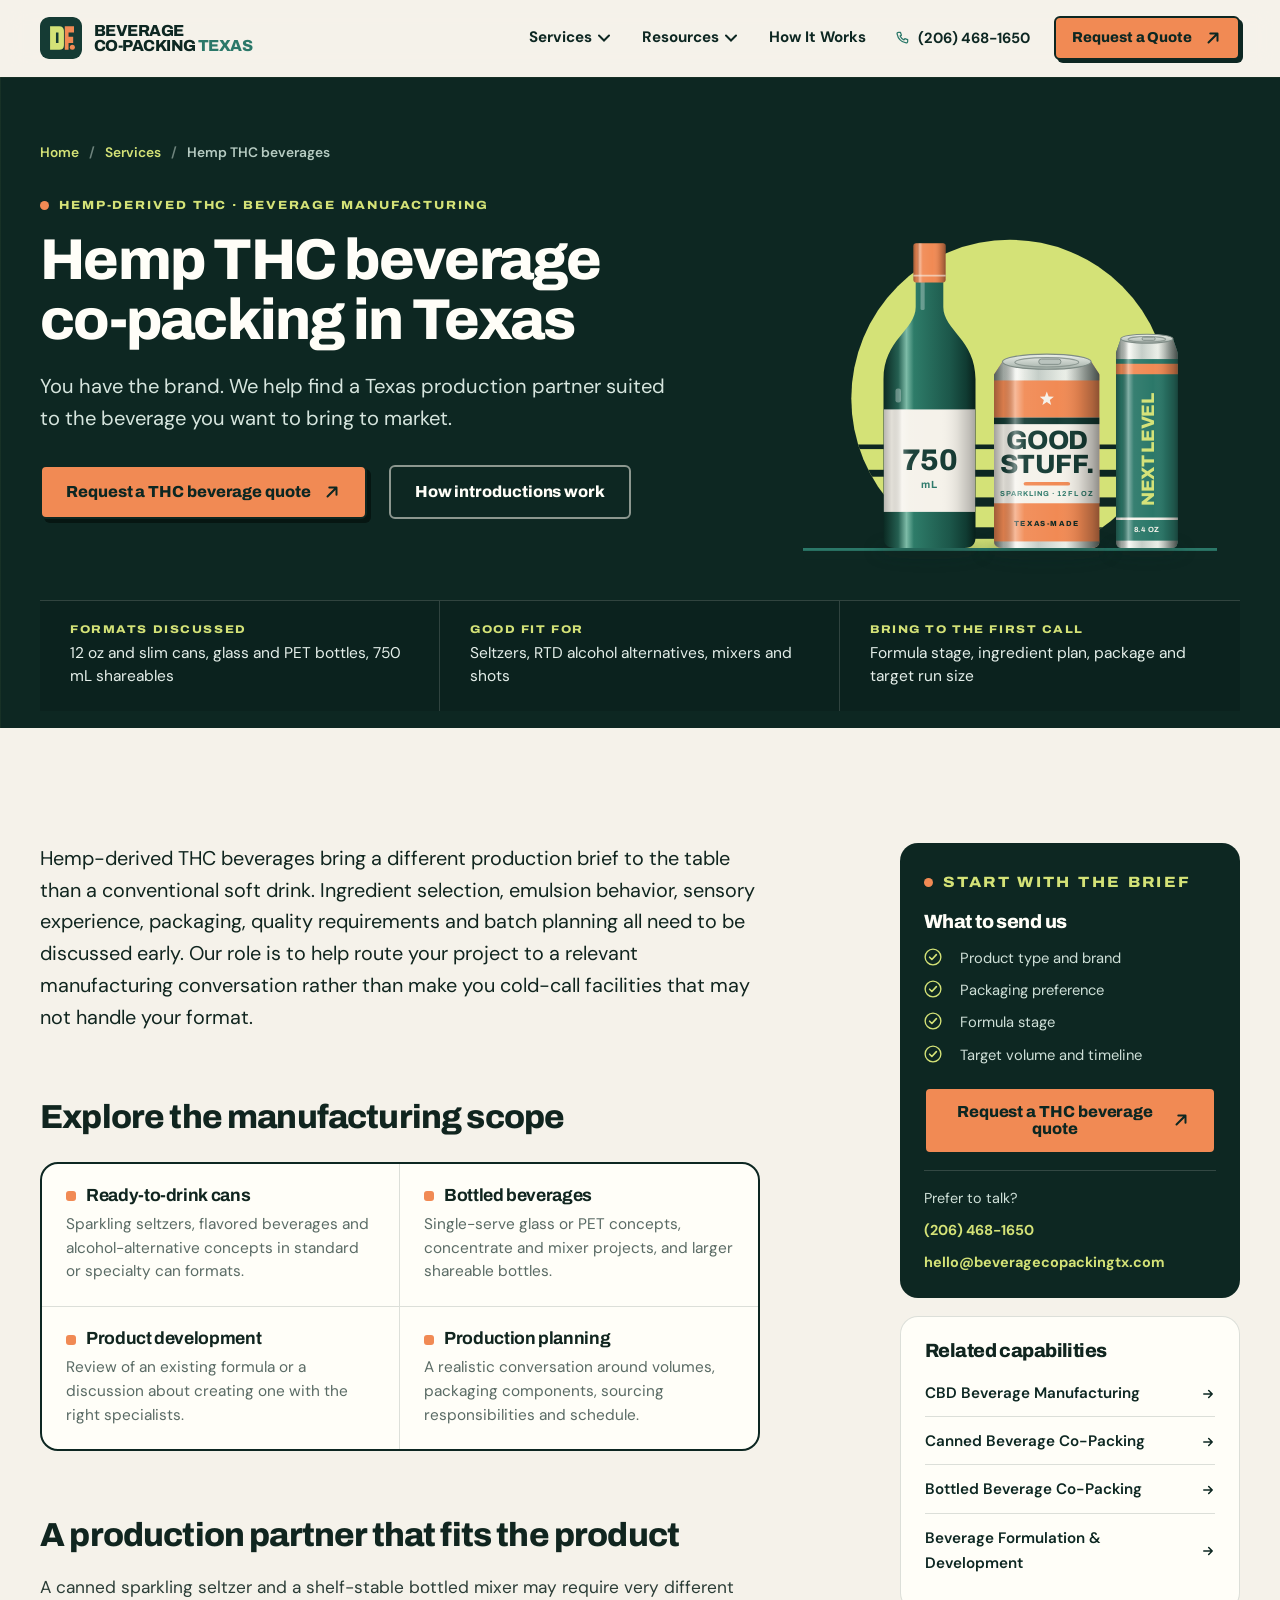
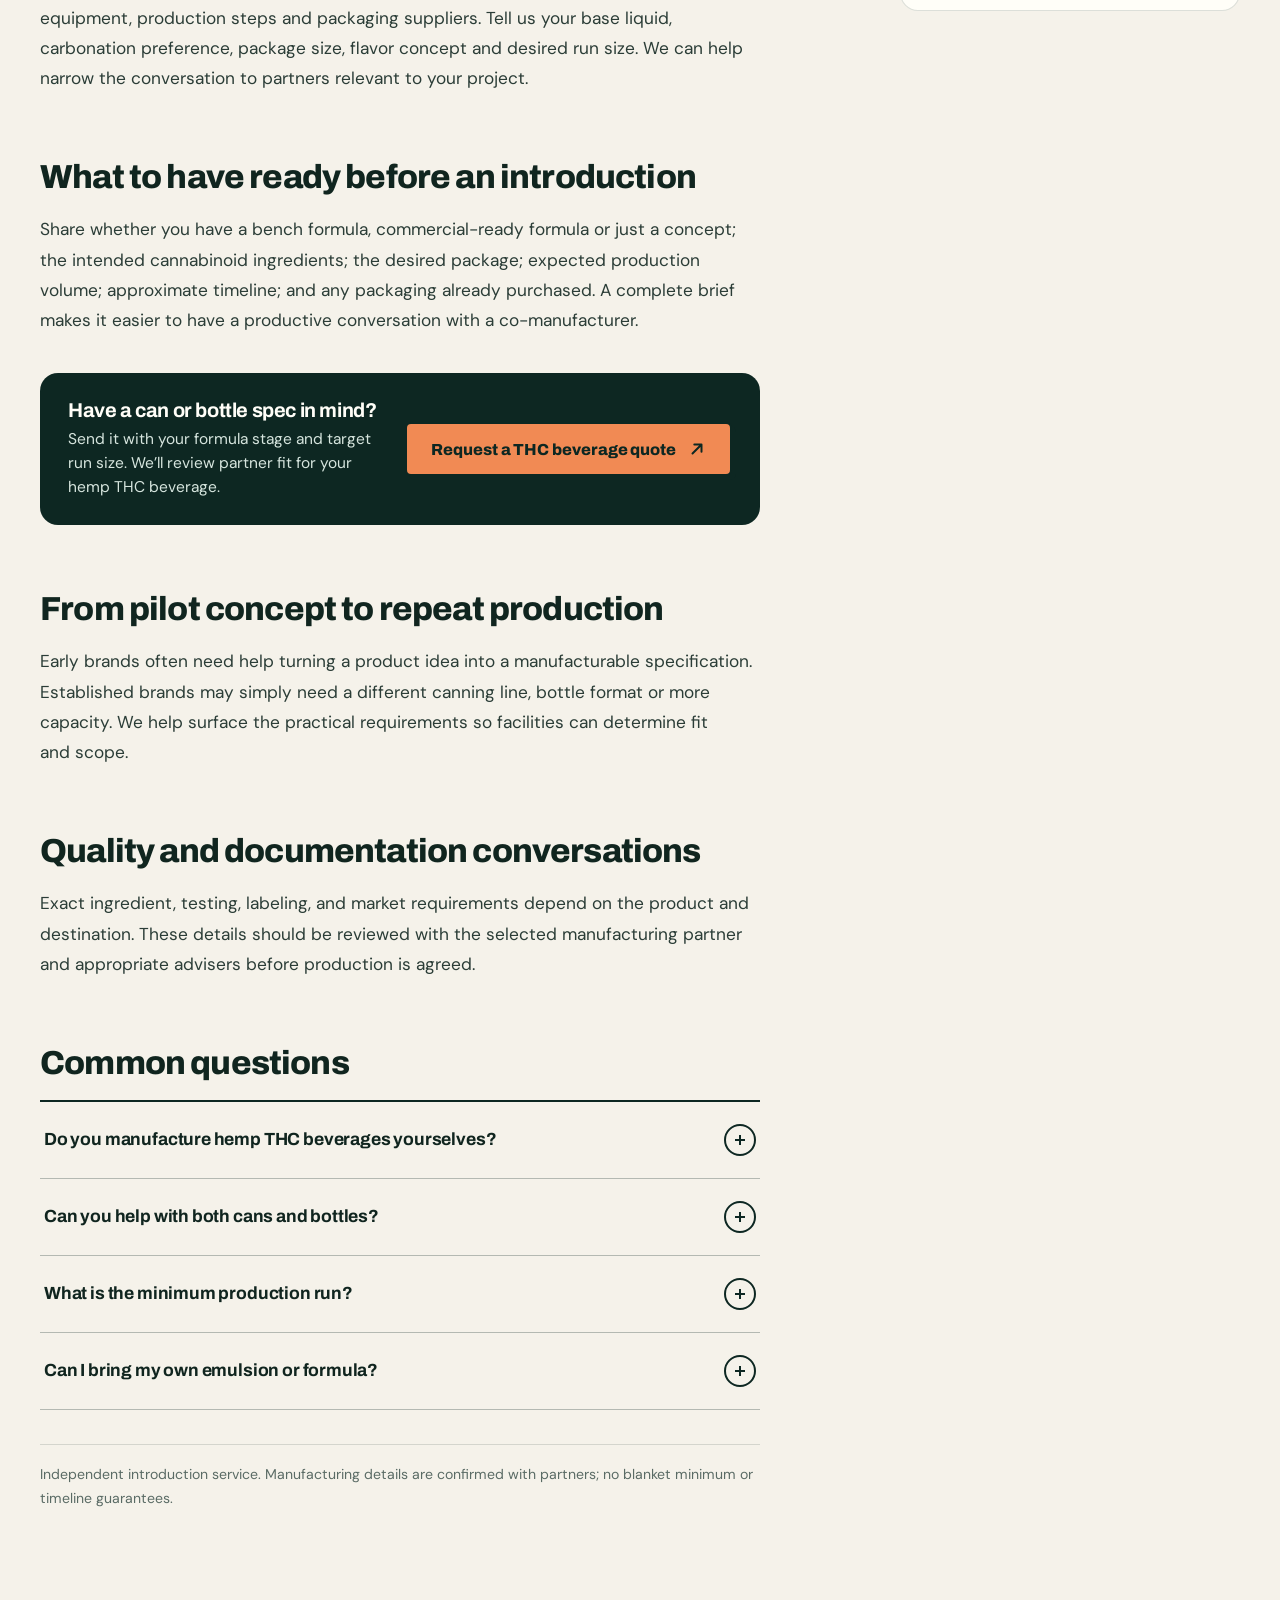
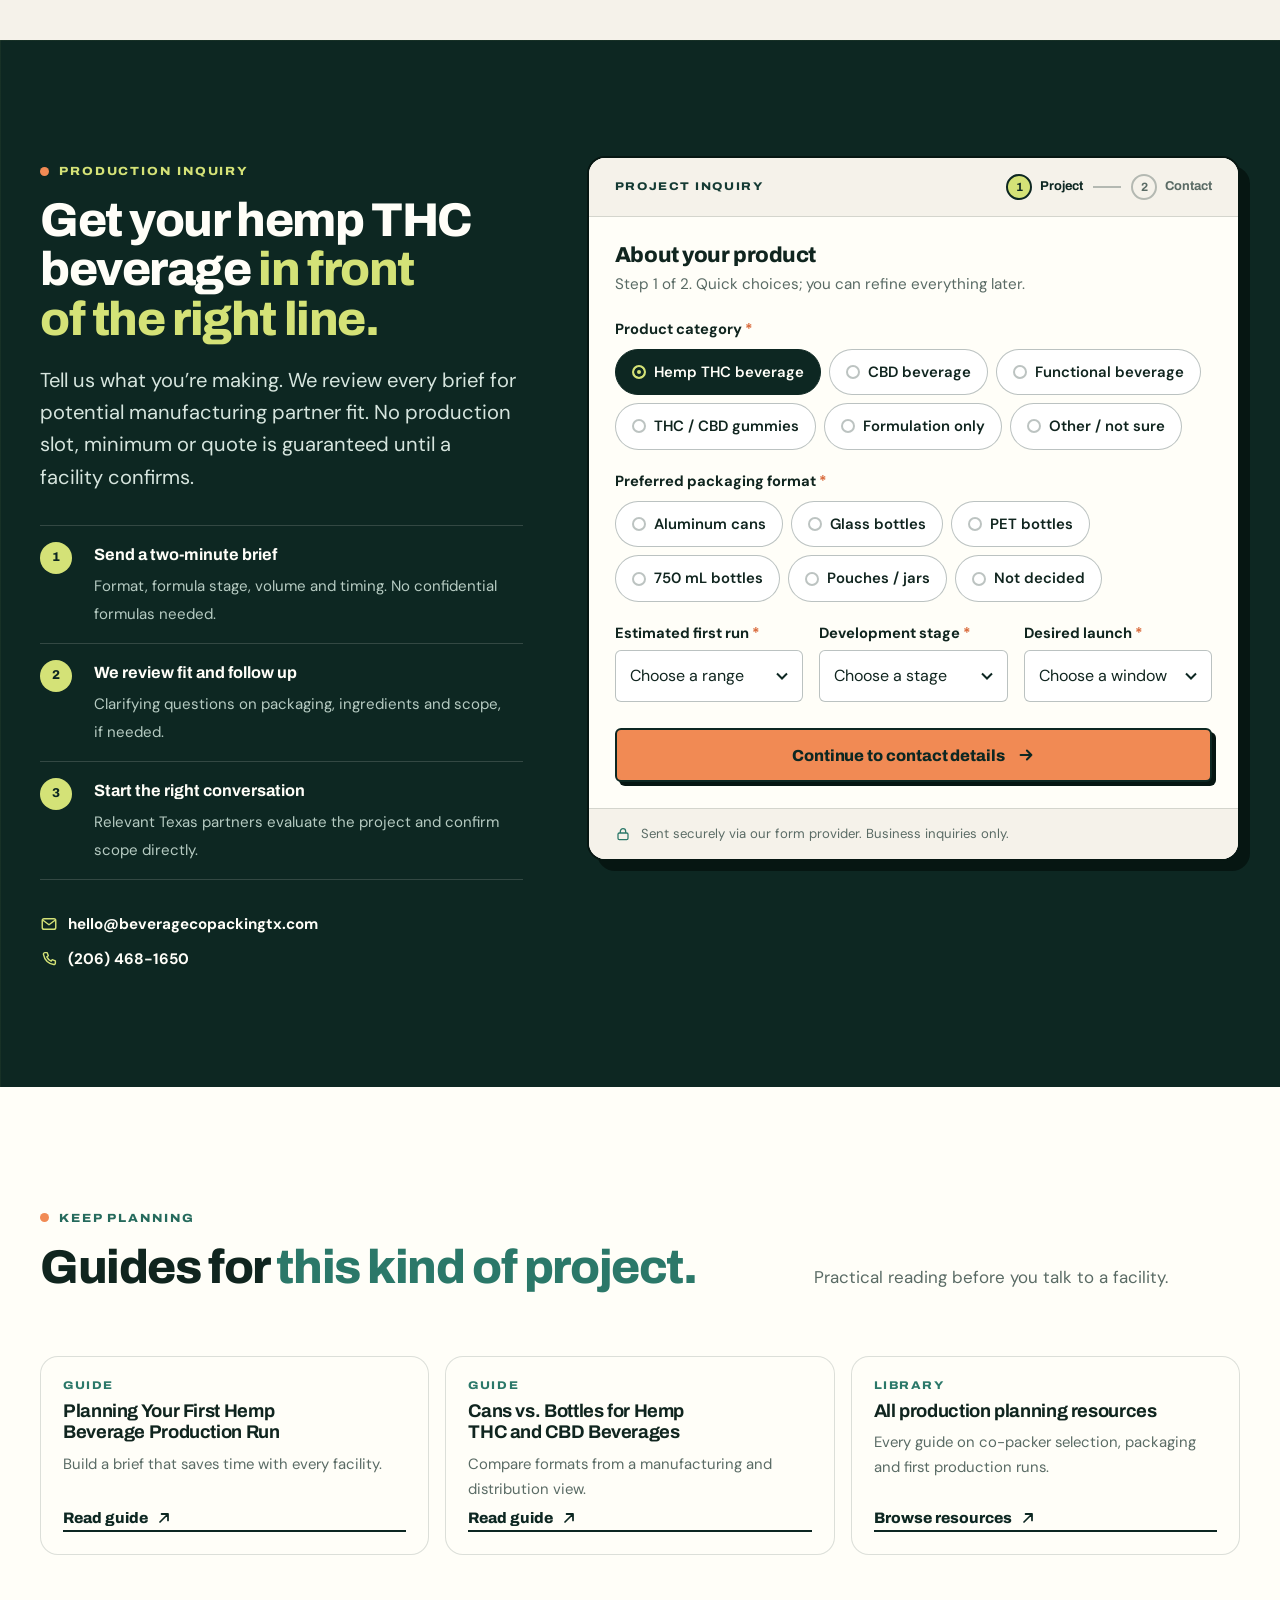
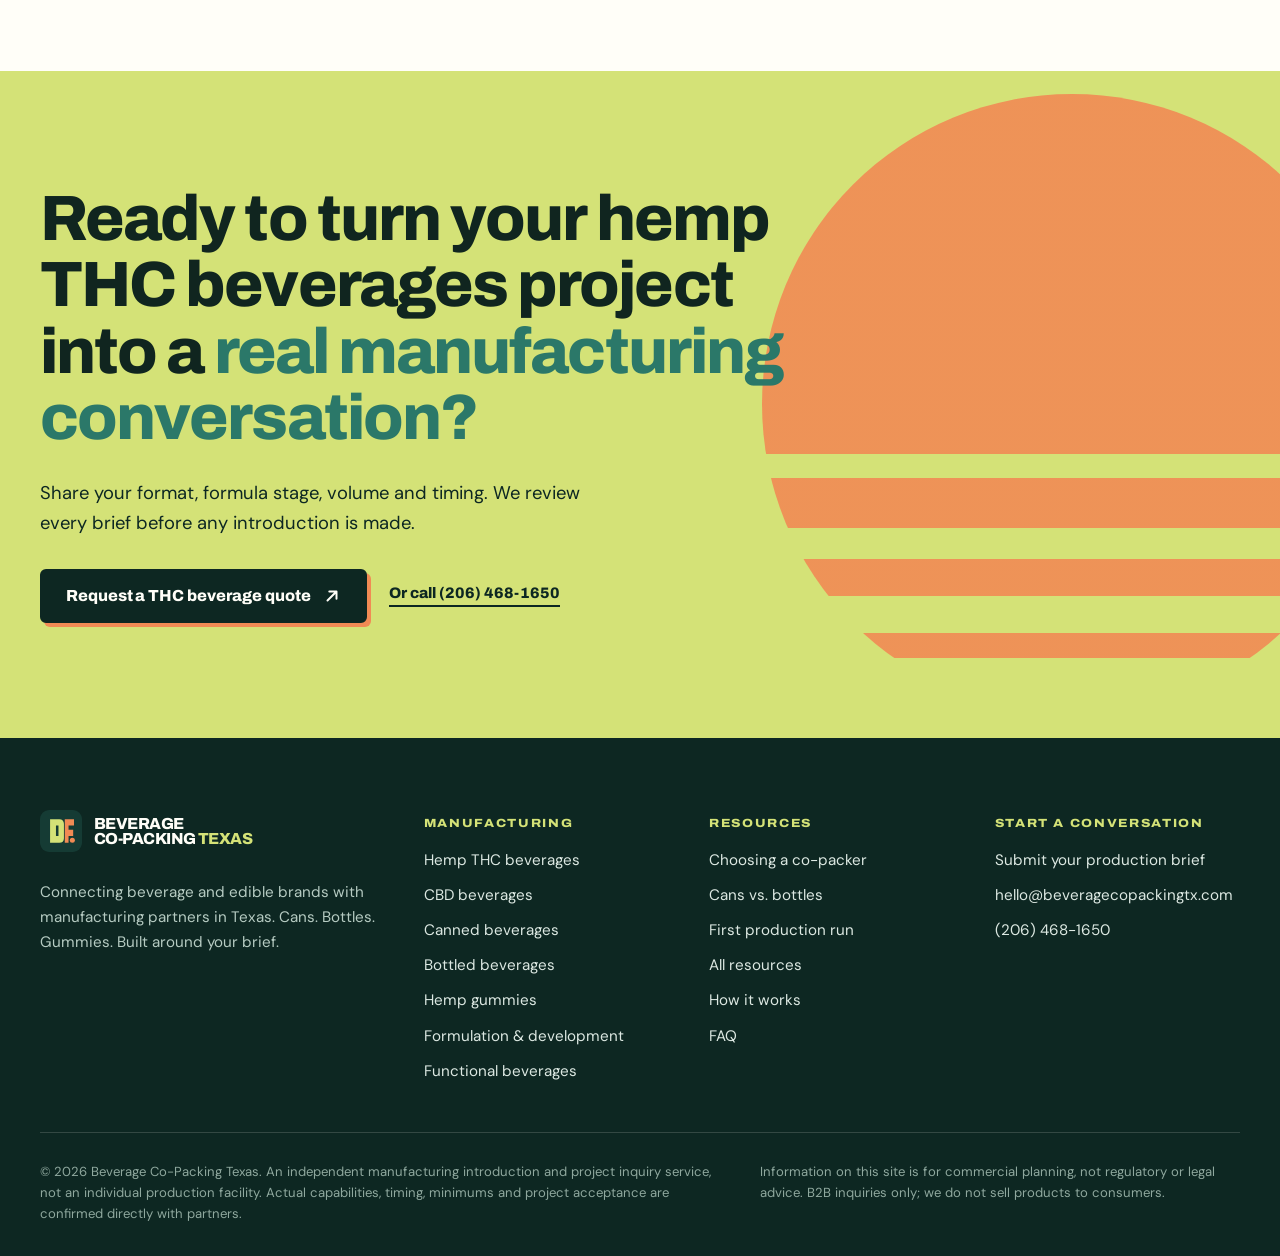
<file: hemp-beverage-co-packing.html>
<!doctype html>
<html lang="en">
<head>
<meta charset="utf-8">
<meta name="viewport" content="width=device-width, initial-scale=1">
<title>Hemp THC Beverage Co-Packing in Texas | Manufacturing Partners</title>
<meta name="description" content="Find Texas co-packing partners for hemp-derived THC seltzers, canned cocktails, shots and bottled beverages. Discuss format, formulation and production fit.">
<link rel="canonical" href="https://beveragecopackingtx.com/hemp-beverage-co-packing.html">
<meta name="robots" content="index,follow,max-image-preview:large">
<meta name="theme-color" content="#0D2722">
<meta property="og:type" content="website">
<meta property="og:locale" content="en_US">
<meta property="og:site_name" content="Beverage Co-Packing Texas">
<meta property="og:title" content="Hemp THC Beverage Co-Packing in Texas | Manufacturing Partners">
<meta property="og:description" content="Find Texas co-packing partners for hemp-derived THC seltzers, canned cocktails, shots and bottled beverages. Discuss format, formulation and production fit.">
<meta property="og:url" content="https://beveragecopackingtx.com/hemp-beverage-co-packing.html">
<meta property="og:image" content="https://beveragecopackingtx.com/assets/og-image.png">
<meta property="og:image:width" content="1200">
<meta property="og:image:height" content="630">
<meta property="og:image:alt" content="Beverage Co-Packing Texas: hemp THC, CBD, cans, bottles and gummies">
<meta name="twitter:card" content="summary_large_image">
<meta name="twitter:title" content="Hemp THC Beverage Co-Packing in Texas | Manufacturing Partners">
<meta name="twitter:description" content="Find Texas co-packing partners for hemp-derived THC seltzers, canned cocktails, shots and bottled beverages. Discuss format, formulation and production fit.">
<meta name="twitter:image" content="https://beveragecopackingtx.com/assets/og-image.png">
<link rel="icon" href="/assets/favicon.svg" type="image/svg+xml">
<link rel="apple-touch-icon" href="/assets/apple-touch-icon.png">
<link rel="preconnect" href="https://fonts.googleapis.com">
<link rel="preconnect" href="https://fonts.gstatic.com" crossorigin>
<link rel="stylesheet" href="https://fonts.googleapis.com/css2?family=Archivo:wdth,wght@75..125,600..900&amp;family=DM+Sans:opsz,wght@9..40,400..700&amp;display=swap">
<link rel="stylesheet" href="/assets/style.css?v=6bac9b36f8">
<script>document.documentElement.classList.add('js')</script>
<script type="application/ld+json">{"@context":"https://schema.org","@graph":[{"@type":"Organization","@id":"https://beveragecopackingtx.com/#organization","name":"Beverage Co-Packing Texas","url":"https://beveragecopackingtx.com/","logo":{"@type":"ImageObject","url":"https://beveragecopackingtx.com/assets/logo-512.png","width":512,"height":512},"image":"https://beveragecopackingtx.com/assets/og-image.png","description":"Independent business-to-business introduction service connecting beverage and gummy brands with potential manufacturing partners in Texas.","email":"hello@beveragecopackingtx.com","telephone":"+12064681650","areaServed":{"@type":"State","name":"Texas"},"knowsAbout":["Hemp beverage co-packing","CBD beverage manufacturing","Canned beverage co-packing","Bottled beverage co-packing","Gummy manufacturing","Beverage formulation"]},{"@type":"Service","@id":"https://beveragecopackingtx.com/hemp-beverage-co-packing.html#service","name":"Hemp THC beverage co-packing in Texas","serviceType":"Manufacturing partner introduction","provider":{"@id":"https://beveragecopackingtx.com/#organization"},"areaServed":{"@type":"State","name":"Texas"},"description":"Find Texas co-packing partners for hemp-derived THC seltzers, canned cocktails, shots and bottled beverages. Discuss format, formulation and production fit.","url":"https://beveragecopackingtx.com/hemp-beverage-co-packing.html"},{"@type":"BreadcrumbList","itemListElement":[{"@type":"ListItem","position":1,"name":"Home","item":"https://beveragecopackingtx.com/"},{"@type":"ListItem","position":2,"name":"Hemp THC beverages","item":"https://beveragecopackingtx.com/hemp-beverage-co-packing.html"}]},{"@type":"FAQPage","@id":"https://beveragecopackingtx.com/hemp-beverage-co-packing.html#faq","mainEntity":[{"@type":"Question","name":"Do you manufacture hemp THC beverages yourselves?","acceptedAnswer":{"@type":"Answer","text":"We coordinate introductions and inquiries with Texas manufacturing partners; we are not presenting the site as a single operating plant."}},{"@type":"Question","name":"Can you help with both cans and bottles?","acceptedAnswer":{"@type":"Answer","text":"Yes. Share your preferred format and we can determine which relevant capabilities to discuss with potential partners."}},{"@type":"Question","name":"What is the minimum production run?","acceptedAnswer":{"@type":"Answer","text":"Minimum quantities vary by line, format, formula and packaging. We request your target volume and discuss practical fit with partners."}},{"@type":"Question","name":"Can I bring my own emulsion or formula?","acceptedAnswer":{"@type":"Answer","text":"Mention your existing ingredients or formula in the brief. The manufacturing partner will confirm compatibility and any required development work."}}]}]}</script>
</head>
<body>
<a class="skip-link" href="#main">Skip to main content</a>
<header class="site-header" id="top">
<div class="container header-inner">
<a class="brand" href="/" aria-label="Beverage Co-Packing Texas home"><img src="/assets/brand-mark.svg" alt="" width="42" height="42"><span class="brand-word" aria-hidden="true"><span>Beverage</span><span>Co-Packing <b>Texas</b></span></span></a>
<nav class="nav" aria-label="Primary">
<div class="nav-item" data-dropdown>
<button class="nav-link" type="button" aria-expanded="false" aria-controls="dd-services">Services <svg class="chev" viewBox="0 0 12 8" aria-hidden="true" focusable="false"><path d="M1 1.5 6 6.5l5-5" fill="none" stroke="currentColor" stroke-width="2" stroke-linecap="round"/></svg></button>
<div class="dropdown" id="dd-services" hidden>
<div class="dropdown-grid"><a class="dd-link" href="/hemp-beverage-co-packing.html" aria-current="page"><span class="dd-num" aria-hidden="true">01</span><span class="dd-title">Hemp THC Beverage Co-Packing</span><span class="dd-desc">Seltzers, RTD alcohol alternatives and bottled infused drinks.</span></a><a class="dd-link" href="/cbd-beverage-manufacturing.html"><span class="dd-num" aria-hidden="true">02</span><span class="dd-title">CBD Beverage Manufacturing</span><span class="dd-desc">Sparkling CBD drinks, still tonics and bottled RTDs.</span></a><a class="dd-link" href="/canned-beverage-co-packing.html"><span class="dd-num" aria-hidden="true">03</span><span class="dd-title">Canned Beverage Co-Packing</span><span class="dd-desc">Slim, standard and tall cans, still or sparkling.</span></a><a class="dd-link" href="/bottled-beverage-co-packing.html"><span class="dd-num" aria-hidden="true">04</span><span class="dd-title">Bottled Beverage Co-Packing</span><span class="dd-desc">Glass, PET, shots and 750 mL shareable bottles.</span></a><a class="dd-link" href="/hemp-gummy-co-packing.html"><span class="dd-num" aria-hidden="true">05</span><span class="dd-title">Hemp Gummy Manufacturing</span><span class="dd-desc">THC and CBD gummies in pectin or gelatin, pouches or jars.</span></a><a class="dd-link" href="/beverage-formulation.html"><span class="dd-num" aria-hidden="true">06</span><span class="dd-title">Beverage Formulation & Development</span><span class="dd-desc">Concept briefs, bench formulas and scale-up to the line.</span></a><a class="dd-link" href="/functional-co-packing.html"><span class="dd-num" aria-hidden="true">07</span><span class="dd-title">Functional Beverage Co-Packing</span><span class="dd-desc">Botanical and functional RTDs in cans and bottles.</span></a></div>
<div class="dropdown-foot"><span>Not sure which fits? A brief is enough to start.</span><a href="#quote">Request a quote →</a></div>
</div>
</div>
<div class="nav-item" data-dropdown>
<button class="nav-link" type="button" aria-expanded="false" aria-controls="dd-resources">Resources <svg class="chev" viewBox="0 0 12 8" aria-hidden="true" focusable="false"><path d="M1 1.5 6 6.5l5-5" fill="none" stroke="currentColor" stroke-width="2" stroke-linecap="round"/></svg></button>
<div class="dropdown" id="dd-resources" hidden>
<div class="dropdown-grid one"><a class="dd-link" href="/resources/choosing-a-beverage-copacker.html"><span class="dd-num" aria-hidden="true">G1</span><span class="dd-title">How to Choose a Beverage Co-Packer in Texas</span><span class="dd-desc">Line fit, ownership, cost scope and the questions that matter.</span></a><a class="dd-link" href="/resources/cans-vs-bottles.html"><span class="dd-num" aria-hidden="true">G2</span><span class="dd-title">Cans vs. Bottles for Hemp THC and CBD Beverages</span><span class="dd-desc">Compare formats from a manufacturing and distribution view.</span></a><a class="dd-link" href="/resources/launching-hemp-beverage.html"><span class="dd-num" aria-hidden="true">G3</span><span class="dd-title">Planning Your First Hemp Beverage Production Run</span><span class="dd-desc">Build a brief that saves time with every facility.</span></a></div>
<div class="dropdown-foot"><span>Production planning guides</span><a href="/resources/">All resources →</a></div>
</div>
</div>
<a class="nav-link" href="/#process">How It Works</a>
<a class="nav-phone" href="tel:+12064681650"><svg viewBox="0 0 24 24" aria-hidden="true" focusable="false"><path d="M6.6 3.5h3l1.5 4.2-2 1.4a12 12 0 0 0 5.8 5.8l1.4-2 4.2 1.5v3a2 2 0 0 1-2.2 2A17.5 17.5 0 0 1 4.6 5.7a2 2 0 0 1 2-2.2Z" fill="none" stroke="currentColor" stroke-width="1.9" stroke-linejoin="round"/></svg>(206) 468-1650</a>
<a class="btn btn-sm nav-cta" href="#quote" data-cta="header_quote">Request a Quote <svg viewBox="0 0 20 20" aria-hidden="true" focusable="false"><path d="M5 15 15 5M7 5h8v8" fill="none" stroke="currentColor" stroke-width="2.2" stroke-linecap="round" stroke-linejoin="round"/></svg></a>
</nav>
<a class="btn btn-sm header-quote" href="#quote" data-cta="header_quote_mobile">Get a Quote</a>
<button class="menu-toggle" type="button" aria-label="Menu" aria-expanded="false" aria-controls="drawer" aria-haspopup="dialog"><span class="menu-toggle-bars" aria-hidden="true"><span></span><span></span><span></span></span><span class="menu-word">Menu</span></button>
</div>
</header>
<main id="main">
<section class="page-hero dark deep grid-bg" aria-labelledby="page-title">
<div class="container page-hero-grid">
<div class="page-hero-copy">
<nav class="breadcrumb" aria-label="Breadcrumb"><ol><li><a href="/">Home</a></li><li><a href="/#capabilities">Services</a></li><li><span aria-current="page">Hemp THC beverages</span></li></ol></nav>
<p class="eyebrow">Hemp-derived THC · Beverage manufacturing</p>
<h1 id="page-title">Hemp THC beverage co-packing in Texas</h1>
<p class="lead">You have the brand. We help find a Texas production partner suited to the beverage you want to bring to market.</p>
<div class="actions"><a class="btn" href="#quote" data-cta="service_hero">Request a THC beverage quote <svg viewBox="0 0 20 20" aria-hidden="true" focusable="false"><path d="M5 15 15 5M7 5h8v8" fill="none" stroke="currentColor" stroke-width="2.2" stroke-linecap="round" stroke-linejoin="round"/></svg></a><a class="btn btn-ghost" href="/#process">How introductions work</a></div>
</div>
<div class="page-hero-art"><svg class="service-art" viewBox="0 0 400 330" xmlns="http://www.w3.org/2000/svg" aria-hidden="true" focusable="false"><defs>
<linearGradient id="sa-cyl" x1="0" x2="1"><stop offset="0" stop-color="#000" stop-opacity=".34"/><stop offset=".09" stop-color="#000" stop-opacity=".1"/><stop offset=".2" stop-color="#fff" stop-opacity=".42"/><stop offset=".29" stop-color="#fff" stop-opacity=".06"/><stop offset=".6" stop-color="#fff" stop-opacity="0"/><stop offset=".8" stop-color="#000" stop-opacity=".1"/><stop offset=".93" stop-color="#000" stop-opacity=".28"/><stop offset="1" stop-color="#000" stop-opacity=".42"/></linearGradient>
<linearGradient id="sa-metal" x1="0" x2="1"><stop offset="0" stop-color="#7F8C86"/><stop offset=".22" stop-color="#F3F5EF"/><stop offset=".42" stop-color="#C3CCC6"/><stop offset=".68" stop-color="#EDF1EA"/><stop offset="1" stop-color="#76837D"/></linearGradient>
<linearGradient id="sa-lid" x1="0" y1="0" x2="0" y2="1"><stop offset="0" stop-color="#EEF2EC"/><stop offset="1" stop-color="#A3AFA8"/></linearGradient>
<linearGradient id="sa-green" x1="0" x2="1"><stop offset="0" stop-color="#0B2A23"/><stop offset=".16" stop-color="#245F51"/><stop offset=".25" stop-color="#7DBBA7"/><stop offset=".33" stop-color="#2E7C69"/><stop offset=".72" stop-color="#1C574A"/><stop offset=".9" stop-color="#103B32"/><stop offset="1" stop-color="#08201B"/></linearGradient>
<linearGradient id="sa-amber" x1="0" x2="1"><stop offset="0" stop-color="#4B210B"/><stop offset=".16" stop-color="#A9551F"/><stop offset=".25" stop-color="#F4B07A"/><stop offset=".33" stop-color="#C4672C"/><stop offset=".75" stop-color="#8E4418"/><stop offset="1" stop-color="#40190A"/></linearGradient>
<linearGradient id="sa-clear" x1="0" x2="1"><stop offset="0" stop-color="#C9D6CF" stop-opacity=".9"/><stop offset=".22" stop-color="#fff" stop-opacity=".95"/><stop offset=".34" stop-color="#E8EFEA" stop-opacity=".7"/><stop offset=".8" stop-color="#DCE6E0" stop-opacity=".75"/><stop offset="1" stop-color="#AFC0B7" stop-opacity=".95"/></linearGradient>
<filter id="sa-blur" x="-50%" y="-200%" width="200%" height="500%"><feGaussianBlur stdDeviation="6"/></filter>
</defs><circle cx="200" cy="170" r="138" fill="#D4E277"/><g clip-path="url(#sa-sun)"><rect x="40" y="210" width="320" height="4" fill="#0D2722"/><rect x="40" y="232" width="320" height="6" fill="#0D2722"/><rect x="40" y="256" width="320" height="8" fill="#0D2722"/><rect x="40" y="282" width="320" height="10" fill="#0D2722"/></g><clipPath id="sa-sun"><circle cx="200" cy="170" r="138"/></clipPath><rect x="20" y="300" width="360" height="10" rx="3" fill="#0D2722"/><rect x="20" y="300" width="360" height="2.5" fill="#2B7869"/><g><ellipse cx="130" cy="302" rx="48" ry="7.8" fill="#0D2722" opacity="0.28" filter="url(#sa-blur)"/><clipPath id="sa-b130"><path d="M90 290.4Q90 300 99.6 300H160.4Q170 300 170 290.4V153.3C170 118.7 142 110.5 142 90.4V38H118V90.4C118 110.5 90 118.7 90 153.3Z"/></clipPath><path d="M90 290.4Q90 300 99.6 300H160.4Q170 300 170 290.4V153.3C170 118.7 142 110.5 142 90.4V38H118V90.4C118 110.5 90 118.7 90 153.3Z" fill="url(#sa-green)"/><g clip-path="url(#sa-b130)"><rect x="90" y="179.5" width="80" height="89.1" fill="#F5F2EA"/><text x="130" y="231.9" text-anchor="middle" font-family="Archivo, 'Arial Narrow', Arial, sans-serif" font-weight="800" font-size="26" letter-spacing="-0.5" fill="#153B34">750</text><text x="130" y="247.6" text-anchor="middle" font-family="Archivo, 'Arial Narrow', Arial, sans-serif" font-weight="700" font-size="9" letter-spacing="1" fill="#2B7869">mL</text><rect x="90" y="179.5" width="80" height="89.1" fill="url(#sa-cyl)" opacity=".75"/></g><rect x="100.4" y="161.3" width="4.8" height="12.2" rx="2" fill="#fff" opacity=".32"/><rect x="122.2" y="53.7" width="3.6" height="39.3" rx="1" fill="#fff" opacity=".3"/><rect x="116.4" y="40" width="27.2" height="5" rx="2" fill="#0B2A23" opacity=".85"/><rect x="116" y="35" width="28" height="34.1" rx="2.5" fill="#F18A54"/><rect x="116" y="35" width="28" height="34.1" rx="2.5" fill="url(#sa-cyl)"/><path d="M116 63.1h28" stroke="#F5F2EA" stroke-opacity=".6" stroke-width="1.5"/></g><g>
<ellipse cx="232" cy="302" rx="57" ry="8.8" fill="#0D2722" opacity="0.28" filter="url(#sa-blur)"/>
<clipPath id="sa-c186"><path d="M193.4 138H270.6L278 149.3V293.5Q278 300 270.6 300H193.4Q186 300 186 293.5V149.3Z"/></clipPath>
<g clip-path="url(#sa-c186)">
<rect x="186" y="138" width="92" height="162" fill="#F18A54"/>
<rect x="186" y="186.6" width="92" height="74.5" fill="#F5F2EA"/>
<rect x="186" y="186.6" width="92" height="5.7" fill="#153B34"/>
<text x="232" y="214.1" text-anchor="middle" font-family="Archivo, 'Arial Narrow', Arial, sans-serif" font-weight="800" font-size="23" letter-spacing="-0.5" fill="#153B34">GOOD</text>
<text x="232" y="235.2" text-anchor="middle" font-family="Archivo, 'Arial Narrow', Arial, sans-serif" font-weight="800" font-size="23" letter-spacing="-0.5" fill="#153B34">STUFF.</text>
<rect x="211.8" y="242.5" width="40.5" height="3.2" rx="2" fill="#F18A54"/>
<text x="232" y="254.6" text-anchor="middle" font-family="Archivo, 'Arial Narrow', Arial, sans-serif" font-weight="700" font-size="6.3" letter-spacing="0.8" fill="#2B7869">SPARKLING &#183; 12 FL OZ</text>
<polygon points="232,164 233.6,168.2 238.1,168.4 234.6,171.2 235.8,175.6 232,173.1 228.2,175.6 229.4,171.2 225.9,168.4 230.4,168.2" fill="#F5F2EA"/>
<text x="232" y="280.6" text-anchor="middle" font-family="Archivo, 'Arial Narrow', Arial, sans-serif" font-weight="800" font-size="6.4" letter-spacing="1.4" fill="#0D2722">TEXAS-MADE</text>
<rect x="186" y="138" width="92" height="16.3" fill="url(#sa-metal)"/>
<rect x="186" y="294.3" width="92" height="5.7" fill="url(#sa-metal)"/>
<rect x="186" y="138" width="92" height="162" fill="url(#sa-cyl)"/>
</g>
<ellipse cx="232" cy="138" rx="38.6" ry="6.6" fill="url(#sa-lid)" stroke="#7E8B85" stroke-width="1"/>
<ellipse cx="232" cy="138.5" rx="27.8" ry="4.1" fill="none" stroke="#8D9993" stroke-width="1"/>
<rect x="225" y="135.7" width="19.3" height="4.6" rx="2.3" fill="#BAC4BE" stroke="#7E8B85" stroke-width=".8"/>
</g><g>
<ellipse cx="319" cy="302" rx="33.5" ry="6" fill="#0D2722" opacity="0.28" filter="url(#sa-blur)"/>
<clipPath id="sa-s292"><path d="M296.3 118H341.7L346 130.7V292.7Q346 300 341.7 300H296.3Q292 300 292 292.7V130.7Z"/></clipPath>
<g clip-path="url(#sa-s292)">
<rect x="292" y="118" width="54" height="182" fill="#2B7869"/>
<rect x="292" y="139.8" width="54" height="9.1" fill="#F18A54"/>
<g transform="translate(325.5 214.5) rotate(-90)"><text x="0" y="0" text-anchor="middle" font-family="Archivo, 'Arial Narrow', Arial, sans-serif" font-weight="800" font-size="15.7" letter-spacing="-0.3" fill="#D4E277">NEXT LEVEL</text></g>
<path d="M292 274.5h54" stroke="#F5F2EA" stroke-width="2.2"/>
<text x="319" y="286.4" text-anchor="middle" font-family="Archivo, 'Arial Narrow', Arial, sans-serif" font-weight="700" font-size="6.5" letter-spacing="0.6" fill="#F5F2EA">8.4 OZ</text>
<rect x="292" y="118" width="54" height="17.7" fill="url(#sa-metal)"/>
<rect x="292" y="293.6" width="54" height="6.4" fill="url(#sa-metal)"/>
<rect x="292" y="118" width="54" height="182" fill="url(#sa-cyl)"/>
</g>
<ellipse cx="319" cy="118" rx="22.7" ry="3.9" fill="url(#sa-lid)" stroke="#7E8B85" stroke-width="1"/>
<ellipse cx="319" cy="118.5" rx="16.3" ry="2.4" fill="none" stroke="#8D9993" stroke-width="1"/>
<rect x="314.9" y="116.7" width="11.3" height="2.7" rx="1.3" fill="#BAC4BE" stroke="#7E8B85" stroke-width=".8"/>
</g></svg></div>
</div>
<dl class="facts container"><div><dt class="label">Formats discussed</dt><dd>12 oz and slim cans, glass and PET bottles, 750 mL shareables</dd></div><div><dt class="label">Good fit for</dt><dd>Seltzers, RTD alcohol alternatives, mixers and shots</dd></div><div><dt class="label">Bring to the first call</dt><dd>Formula stage, ingredient plan, package and target run size</dd></div></dl>
</section>
<section class="section"><div class="container content-layout"><article class="prose">
<p class="lead">Hemp-derived THC beverages bring a different production brief to the table than a conventional soft drink. Ingredient selection, emulsion behavior, sensory experience, packaging, quality requirements and batch planning all need to be discussed early. Our role is to help route your project to a relevant manufacturing conversation rather than make you cold-call facilities that may not handle your format.</p>
<h2>Explore the manufacturing scope</h2>
<div class="cap-grid"><div><h3>Ready-to-drink cans</h3><p>Sparkling seltzers, flavored beverages and alcohol-alternative concepts in standard or specialty can formats.</p></div><div><h3>Bottled beverages</h3><p>Single-serve glass or PET concepts, concentrate and mixer projects, and larger shareable bottles.</p></div><div><h3>Product development</h3><p>Review of an existing formula or a discussion about creating one with the right specialists.</p></div><div><h3>Production planning</h3><p>A realistic conversation around volumes, packaging components, sourcing responsibilities and schedule.</p></div></div>
<h2>A production partner that fits the product</h2>
<p>A canned sparkling seltzer and a shelf-stable bottled mixer may require very different equipment, production steps and packaging suppliers. Tell us your base liquid, carbonation preference, package size, flavor concept and desired run size. We can help narrow the conversation to partners relevant to your project.</p>
<h2>What to have ready before an introduction</h2>
<p>Share whether you have a bench formula, commercial-ready formula or just a concept; the intended cannabinoid ingredients; the desired package; expected production volume; approximate timeline; and any packaging already purchased. A complete brief makes it easier to have a productive conversation with a co-manufacturer.</p>
<aside class="callout-box" aria-label="Request a quote"><div><h3>Have a can or bottle spec in mind?</h3><p>Send it with your formula stage and target run size. We’ll review partner fit for your hemp THC beverage.</p></div><a class="btn" href="#quote" data-cta="service_inline">Request a THC beverage quote <svg viewBox="0 0 20 20" aria-hidden="true" focusable="false"><path d="M5 15 15 5M7 5h8v8" fill="none" stroke="currentColor" stroke-width="2.2" stroke-linecap="round" stroke-linejoin="round"/></svg></a></aside>
<h2>From pilot concept to repeat production</h2>
<p>Early brands often need help turning a product idea into a manufacturable specification. Established brands may simply need a different canning line, bottle format or more capacity. We help surface the practical requirements so facilities can determine fit and scope.</p>
<h2>Quality and documentation conversations</h2>
<p>Exact ingredient, testing, labeling, and market requirements depend on the product and destination. These details should be reviewed with the selected manufacturing partner and appropriate advisers before production is agreed.</p>
<h2 id="questions">Common questions</h2>
<div class="faq-list"><details><summary>Do you manufacture hemp THC beverages yourselves?</summary><div><p>We coordinate introductions and inquiries with Texas manufacturing partners; we are not presenting the site as a single operating plant.</p></div></details><details><summary>Can you help with both cans and bottles?</summary><div><p>Yes. Share your preferred format and we can determine which relevant capabilities to discuss with potential partners.</p></div></details><details><summary>What is the minimum production run?</summary><div><p>Minimum quantities vary by line, format, formula and packaging. We request your target volume and discuss practical fit with partners.</p></div></details><details><summary>Can I bring my own emulsion or formula?</summary><div><p>Mention your existing ingredients or formula in the brief. The manufacturing partner will confirm compatibility and any required development work.</p></div></details></div>
<p class="disclaimer">Independent introduction service. Manufacturing details are confirmed with partners; no blanket minimum or timeline guarantees.</p>
</article><aside class="aside" aria-label="Project planning and related services">
<div class="aside-card quote">
<p class="eyebrow">Start with the brief</p>
<h2>What to send us</h2>
<ul class="checks">
<li><svg viewBox="0 0 24 24" aria-hidden="true" focusable="false"><circle cx="12" cy="12" r="10.5" fill="none" stroke="currentColor" stroke-width="1.8"/><path d="m7.5 12.3 3 3 6-6.4" fill="none" stroke="currentColor" stroke-width="2.2" stroke-linecap="round" stroke-linejoin="round"/></svg><span>Product type and brand</span></li>
<li><svg viewBox="0 0 24 24" aria-hidden="true" focusable="false"><circle cx="12" cy="12" r="10.5" fill="none" stroke="currentColor" stroke-width="1.8"/><path d="m7.5 12.3 3 3 6-6.4" fill="none" stroke="currentColor" stroke-width="2.2" stroke-linecap="round" stroke-linejoin="round"/></svg><span>Packaging preference</span></li>
<li><svg viewBox="0 0 24 24" aria-hidden="true" focusable="false"><circle cx="12" cy="12" r="10.5" fill="none" stroke="currentColor" stroke-width="1.8"/><path d="m7.5 12.3 3 3 6-6.4" fill="none" stroke="currentColor" stroke-width="2.2" stroke-linecap="round" stroke-linejoin="round"/></svg><span>Formula stage</span></li>
<li><svg viewBox="0 0 24 24" aria-hidden="true" focusable="false"><circle cx="12" cy="12" r="10.5" fill="none" stroke="currentColor" stroke-width="1.8"/><path d="m7.5 12.3 3 3 6-6.4" fill="none" stroke="currentColor" stroke-width="2.2" stroke-linecap="round" stroke-linejoin="round"/></svg><span>Target volume and timeline</span></li>
</ul>
<a class="btn btn-block" href="#quote" data-cta="service_aside">Request a THC beverage quote <svg viewBox="0 0 20 20" aria-hidden="true" focusable="false"><path d="M5 15 15 5M7 5h8v8" fill="none" stroke="currentColor" stroke-width="2.2" stroke-linecap="round" stroke-linejoin="round"/></svg></a>
<div class="aside-contact"><span>Prefer to talk?</span><a href="tel:+12064681650">(206) 468-1650</a><a href="mailto:hello@beveragecopackingtx.com">hello@beveragecopackingtx.com</a></div>
</div>
<div class="aside-card">
<h2>Related capabilities</h2>
<ul class="aside-links"><li><a href="/cbd-beverage-manufacturing.html">CBD Beverage Manufacturing<svg viewBox="0 0 20 20" aria-hidden="true" focusable="false"><path d="M4 10h12M11 5l5 5-5 5" fill="none" stroke="currentColor" stroke-width="2.2" stroke-linecap="round" stroke-linejoin="round"/></svg></a></li><li><a href="/canned-beverage-co-packing.html">Canned Beverage Co-Packing<svg viewBox="0 0 20 20" aria-hidden="true" focusable="false"><path d="M4 10h12M11 5l5 5-5 5" fill="none" stroke="currentColor" stroke-width="2.2" stroke-linecap="round" stroke-linejoin="round"/></svg></a></li><li><a href="/bottled-beverage-co-packing.html">Bottled Beverage Co-Packing<svg viewBox="0 0 20 20" aria-hidden="true" focusable="false"><path d="M4 10h12M11 5l5 5-5 5" fill="none" stroke="currentColor" stroke-width="2.2" stroke-linecap="round" stroke-linejoin="round"/></svg></a></li><li><a href="/beverage-formulation.html">Beverage Formulation & Development<svg viewBox="0 0 20 20" aria-hidden="true" focusable="false"><path d="M4 10h12M11 5l5 5-5 5" fill="none" stroke="currentColor" stroke-width="2.2" stroke-linecap="round" stroke-linejoin="round"/></svg></a></li></ul>
</div>
</aside></div></section>
<section class="section inquiry dark deep grid-bg" id="quote" aria-labelledby="quote-title">
<div class="container inquiry-layout">
<div class="inquiry-copy" data-reveal>
<p class="eyebrow">Production inquiry</p>
<h2 id="quote-title">Get your hemp THC beverage <em>in front of the right line.</em></h2>
<p class="lead">Tell us what you’re making. We review every brief for potential manufacturing partner fit. No production slot, minimum or quote is guaranteed until a facility confirms.</p>
<ol class="next-steps">
<li><b>1</b><div><strong>Send a two-minute brief</strong><span>Format, formula stage, volume and timing. No confidential formulas needed.</span></div></li>
<li><b>2</b><div><strong>We review fit and follow up</strong><span>Clarifying questions on packaging, ingredients and scope, if needed.</span></div></li>
<li><b>3</b><div><strong>Start the right conversation</strong><span>Relevant Texas partners evaluate the project and confirm scope directly.</span></div></li>
</ol>
<div class="contact-alt"><a href="mailto:hello@beveragecopackingtx.com"><svg viewBox="0 0 24 24" aria-hidden="true" focusable="false"><rect x="3" y="5" width="18" height="14" rx="2.5" fill="none" stroke="currentColor" stroke-width="1.9"/><path d="m4 7 8 6 8-6" fill="none" stroke="currentColor" stroke-width="1.9" stroke-linejoin="round"/></svg>hello@beveragecopackingtx.com</a><a href="tel:+12064681650"><svg viewBox="0 0 24 24" aria-hidden="true" focusable="false"><path d="M6.6 3.5h3l1.5 4.2-2 1.4a12 12 0 0 0 5.8 5.8l1.4-2 4.2 1.5v3a2 2 0 0 1-2.2 2A17.5 17.5 0 0 1 4.6 5.7a2 2 0 0 1 2-2.2Z" fill="none" stroke="currentColor" stroke-width="1.9" stroke-linejoin="round"/></svg>(206) 468-1650</a></div>
</div>
<div class="form-card" data-reveal data-reveal-delay="1">
<div class="form-top"><span class="label">Project inquiry</span><div class="progress no-js-hide" aria-hidden="true"><span class="progress-step is-active" data-progress="1"><i>1</i><b>Project</b></span><span class="progress-bar"></span><span class="progress-step" data-progress="2"><i>2</i><b>Contact</b></span></div></div>
<form class="lead-form" id="lead-form" action="https://api.web3forms.com/submit" method="POST" data-source="hemp-beverage-co-packing">
<input type="hidden" name="access_key" value="a5dfcbbe-ee86-4558-9092-451ed52d85f4">
<input type="hidden" name="subject" value="New Beverage Co-Packing Texas manufacturing inquiry">
<input type="hidden" name="from_name" value="Beverage Co-Packing Texas website">
<input type="hidden" name="redirect" value="https://beveragecopackingtx.com/thank-you.html">
<input type="hidden" name="form_source" value="hemp-beverage-co-packing">
<div class="hp" aria-hidden="true"><label>Leave this box unchecked <input type="checkbox" name="botcheck" tabindex="-1" autocomplete="off"></label></div>
<p class="sr-only" aria-live="polite" data-step-status></p>

<fieldset class="form-step" data-step="1" data-active="true">
<legend class="step-legend" tabindex="-1">About your product</legend>
<p class="step-intro">Step 1 of 2. Quick choices; you can refine everything later.</p>
<fieldset class="choice-group" data-group="product_type" aria-describedby="product_type-err">
<legend class="group-label">Product category <span class="req" aria-hidden="true">*</span><span class="sr-only">(required)</span></legend>
<div class="choices"><label class="choice"><input type="radio" name="product_type" value="Hemp THC beverage" required checked aria-describedby="product_type-err"><span>Hemp THC beverage</span></label><label class="choice"><input type="radio" name="product_type" value="CBD beverage" aria-describedby="product_type-err"><span>CBD beverage</span></label><label class="choice"><input type="radio" name="product_type" value="Functional beverage" aria-describedby="product_type-err"><span>Functional beverage</span></label><label class="choice"><input type="radio" name="product_type" value="Hemp THC/CBD gummies" aria-describedby="product_type-err"><span>THC / CBD gummies</span></label><label class="choice"><input type="radio" name="product_type" value="Formulation / product development" aria-describedby="product_type-err"><span>Formulation only</span></label><label class="choice"><input type="radio" name="product_type" value="Other / unsure" aria-describedby="product_type-err"><span>Other / not sure</span></label></div>
<p class="field-error" id="product_type-err" hidden></p>
</fieldset>
<fieldset class="choice-group" data-group="packaging" aria-describedby="packaging-err">
<legend class="group-label">Preferred packaging format <span class="req" aria-hidden="true">*</span><span class="sr-only">(required)</span></legend>
<div class="choices"><label class="choice"><input type="radio" name="packaging" value="Aluminum cans" required aria-describedby="packaging-err"><span>Aluminum cans</span></label><label class="choice"><input type="radio" name="packaging" value="Glass bottles" aria-describedby="packaging-err"><span>Glass bottles</span></label><label class="choice"><input type="radio" name="packaging" value="PET bottles" aria-describedby="packaging-err"><span>PET bottles</span></label><label class="choice"><input type="radio" name="packaging" value="750 mL bottles" aria-describedby="packaging-err"><span>750 mL bottles</span></label><label class="choice"><input type="radio" name="packaging" value="Gummy pouches or jars" aria-describedby="packaging-err"><span>Pouches / jars</span></label><label class="choice"><input type="radio" name="packaging" value="Undecided" aria-describedby="packaging-err"><span>Not decided</span></label></div>
<p class="field-error" id="packaging-err" hidden></p>
</fieldset>
<div class="field-row three">
<div class="field"><label for="f-volume">Estimated first run <span class="req" aria-hidden="true">*</span></label><select id="f-volume" name="volume" required aria-describedby="f-volume-err"><option value="">Choose a range</option><option>Under 5,000 units</option><option>5,000–24,999 units</option><option>25,000–99,999 units</option><option>100,000+ units</option><option>Need guidance</option></select><p class="field-error" id="f-volume-err" hidden></p></div>
<div class="field"><label for="f-stage">Development stage <span class="req" aria-hidden="true">*</span></label><select id="f-stage" name="stage" required aria-describedby="f-stage-err"><option value="">Choose a stage</option><option>Idea / early concept</option><option>Developing formula</option><option>Production-ready formula</option><option>Existing brand scaling</option></select><p class="field-error" id="f-stage-err" hidden></p></div>
<div class="field"><label for="f-timeline">Desired launch <span class="req" aria-hidden="true">*</span></label><select id="f-timeline" name="timeline" required aria-describedby="f-timeline-err"><option value="">Choose a window</option><option>Within 3 months</option><option>3–6 months</option><option>6–12 months</option><option>12+ months / exploring</option></select><p class="field-error" id="f-timeline-err" hidden></p></div>
</div>
<div class="form-nav no-js-hide"><button class="btn btn-block" type="button" data-next>Continue to contact details <svg viewBox="0 0 20 20" aria-hidden="true" focusable="false"><path d="M4 10h12M11 5l5 5-5 5" fill="none" stroke="currentColor" stroke-width="2.2" stroke-linecap="round" stroke-linejoin="round"/></svg></button></div>
</fieldset>

<fieldset class="form-step" data-step="2" data-active="false">
<legend class="step-legend" tabindex="-1">Where should we reply?</legend>
<p class="step-intro">Step 2 of 2. We use these details only to follow up on this inquiry.</p>
<div class="field-row">
<div class="field"><label for="f-name">Full name <span class="req" aria-hidden="true">*</span></label><input id="f-name" name="name" autocomplete="name" required maxlength="120" aria-describedby="f-name-err"><p class="field-error" id="f-name-err" hidden></p></div>
<div class="field"><label for="f-company">Company or brand <span class="req" aria-hidden="true">*</span></label><input id="f-company" name="company" autocomplete="organization" required maxlength="150" aria-describedby="f-company-err"><p class="field-error" id="f-company-err" hidden></p></div>
</div>
<div class="field-row">
<div class="field"><label for="f-email">Business email <span class="req" aria-hidden="true">*</span></label><input id="f-email" type="email" name="email" autocomplete="email" inputmode="email" required maxlength="200" spellcheck="false" placeholder="you@company.com" aria-describedby="f-email-hint f-email-err"><p class="hint" id="f-email-hint">We reply here. A company domain helps us route your brief.</p><p class="field-error" id="f-email-err" hidden></p></div>
<div class="field"><label for="f-phone">Phone <span class="opt">(optional)</span></label><input id="f-phone" type="tel" name="phone" autocomplete="tel" inputmode="tel" maxlength="35" placeholder="(555) 555-0123" aria-describedby="f-phone-hint f-phone-err"><p class="hint" id="f-phone-hint">For a quicker follow-up call, if you prefer.</p><p class="field-error" id="f-phone-err" hidden></p></div>
</div>
<div class="field"><label for="f-website">Company website <span class="opt">(optional)</span></label><input id="f-website" type="text" name="website" autocomplete="url" inputmode="url" spellcheck="false" maxlength="255" placeholder="yourbrand.com" aria-describedby="f-website-err"><p class="field-error" id="f-website-err" hidden></p></div>
<div class="field"><label for="f-message">Project details <span class="opt">(optional)</span></label><textarea id="f-message" name="message" rows="4" maxlength="2500" placeholder="Flavor direction, ingredients, formula ownership, target channels, packaging you already have…" aria-describedby="f-message-hint f-message-err"></textarea><p class="hint" id="f-message-hint">Please don’t include confidential formulas at this stage.</p><p class="field-error" id="f-message-err" hidden></p></div>
<p class="consent">By submitting, you agree we may contact you about this inquiry and share relevant project details with potential manufacturing partners.</p>
<div class="form-nav"><button class="btn-back no-js-hide" type="button" data-back><svg viewBox="0 0 20 20" aria-hidden="true" focusable="false"><path d="M16 10H4M9 5l-5 5 5 5" fill="none" stroke="currentColor" stroke-width="2.2" stroke-linecap="round" stroke-linejoin="round"/></svg>Back</button><button class="btn" type="submit" data-submit><span data-submit-label>Send project brief</span> <svg viewBox="0 0 20 20" aria-hidden="true" focusable="false"><path d="M5 15 15 5M7 5h8v8" fill="none" stroke="currentColor" stroke-width="2.2" stroke-linecap="round" stroke-linejoin="round"/></svg></button></div>
</fieldset>
<div class="form-alert" role="alert" data-form-alert hidden></div>
</form>
<div class="form-success" data-form-success hidden>
<div class="success-badge"><svg viewBox="0 0 24 24" aria-hidden="true" focusable="false"><path d="m5 12.5 4.5 4.5L19 7" fill="none" stroke="currentColor" stroke-width="2.6" stroke-linecap="round" stroke-linejoin="round"/></svg></div>
<h3 tabindex="-1">Brief received. Thank you.</h3>
<p>Our form provider confirmed delivery of your project brief. We’ll review it for manufacturing partner fit and follow up at the email you provided.</p>
<div class="summary" data-summary></div>
<p class="small muted">While you wait: <a href="/resources/choosing-a-beverage-copacker.html">How to choose a beverage co-packer in Texas</a>.</p>
</div>
<div class="form-foot"><svg viewBox="0 0 24 24" aria-hidden="true" focusable="false"><rect x="4.5" y="10.5" width="15" height="10" rx="2" fill="none" stroke="currentColor" stroke-width="1.9"/><path d="M8 10.5V8a4 4 0 0 1 8 0v2.5" fill="none" stroke="currentColor" stroke-width="1.9"/></svg><span>Sent securely via our form provider. Business inquiries only.</span></div>
</div>
</div>
</section>
<section class="section paper" aria-labelledby="keep-title">
<div class="container">
<div class="section-head"><div><p class="eyebrow">Keep planning</p><h2 id="keep-title">Guides for <em>this kind of project.</em></h2></div><p>Practical reading before you talk to a facility.</p></div>
<div class="related">
<a href="/resources/launching-hemp-beverage.html"><span class="label">Guide</span><h3>Planning Your First Hemp Beverage Production Run</h3><p>Build a brief that saves time with every facility.</p><span class="link-arrow">Read guide <svg viewBox="0 0 20 20" aria-hidden="true" focusable="false"><path d="M5 15 15 5M7 5h8v8" fill="none" stroke="currentColor" stroke-width="2.2" stroke-linecap="round" stroke-linejoin="round"/></svg></span></a>
<a href="/resources/cans-vs-bottles.html"><span class="label">Guide</span><h3>Cans vs. Bottles for Hemp THC and CBD Beverages</h3><p>Compare formats from a manufacturing and distribution view.</p><span class="link-arrow">Read guide <svg viewBox="0 0 20 20" aria-hidden="true" focusable="false"><path d="M5 15 15 5M7 5h8v8" fill="none" stroke="currentColor" stroke-width="2.2" stroke-linecap="round" stroke-linejoin="round"/></svg></span></a>
<a href="/resources/"><span class="label">Library</span><h3>All production planning resources</h3><p>Every guide on co-packer selection, packaging and first production runs.</p><span class="link-arrow">Browse resources <svg viewBox="0 0 20 20" aria-hidden="true" focusable="false"><path d="M5 15 15 5M7 5h8v8" fill="none" stroke="currentColor" stroke-width="2.2" stroke-linecap="round" stroke-linejoin="round"/></svg></span></a>
</div>
</div>
</section>
<section class="final-cta" aria-labelledby="final-cta-title">
<div class="container final-inner" data-reveal>
<h2 id="final-cta-title">Ready to turn your hemp THC beverages project into a <em>real manufacturing conversation?</em></h2>
<p>Share your format, formula stage, volume and timing. We review every brief before any introduction is made.</p>
<div class="actions"><a class="btn" href="#quote" data-cta="final_cta">Request a THC beverage quote <svg viewBox="0 0 20 20" aria-hidden="true" focusable="false"><path d="M5 15 15 5M7 5h8v8" fill="none" stroke="currentColor" stroke-width="2.2" stroke-linecap="round" stroke-linejoin="round"/></svg></a><a class="link-arrow" href="tel:+12064681650">Or call (206) 468-1650</a></div>
</div>
</section>
</main>
<footer class="footer">
<div class="container footer-top">
<div><a class="brand" href="/" aria-label="Beverage Co-Packing Texas home"><img src="/assets/brand-mark.svg" alt="" width="42" height="42"><span class="brand-word" aria-hidden="true"><span>Beverage</span><span>Co-Packing <b>Texas</b></span></span></a><p class="footer-intro">Connecting beverage and edible brands with manufacturing partners in Texas. Cans. Bottles. Gummies. Built around your brief.</p></div>
<div><h2>Manufacturing</h2><ul><li><a href="/hemp-beverage-co-packing.html">Hemp THC beverages</a></li><li><a href="/cbd-beverage-manufacturing.html">CBD beverages</a></li><li><a href="/canned-beverage-co-packing.html">Canned beverages</a></li><li><a href="/bottled-beverage-co-packing.html">Bottled beverages</a></li><li><a href="/hemp-gummy-co-packing.html">Hemp gummies</a></li><li><a href="/beverage-formulation.html">Formulation & development</a></li><li><a href="/functional-co-packing.html">Functional beverages</a></li></ul></div>
<div><h2>Resources</h2><ul><li><a href="/resources/choosing-a-beverage-copacker.html">Choosing a co-packer</a></li><li><a href="/resources/cans-vs-bottles.html">Cans vs. bottles</a></li><li><a href="/resources/launching-hemp-beverage.html">First production run</a></li><li><a href="/resources/">All resources</a></li><li><a href="/#process">How it works</a></li><li><a href="/#faq">FAQ</a></li></ul></div>
<div><h2>Start a conversation</h2><ul><li><a href="#quote">Submit your production brief</a></li><li><a href="mailto:hello@beveragecopackingtx.com">hello@beveragecopackingtx.com</a></li><li><a href="tel:+12064681650">(206) 468-1650</a></li></ul></div>
</div>
<div class="container footer-bottom">
<p>© <span data-year>2026</span> Beverage Co-Packing Texas. An independent manufacturing introduction and project inquiry service, not an individual production facility. Actual capabilities, timing, minimums and project acceptance are confirmed directly with partners.</p>
<p>Information on this site is for commercial planning, not regulatory or legal advice. B2B inquiries only; we do not sell products to consumers.</p>
</div>
</footer>
<div class="drawer" id="drawer" role="dialog" aria-modal="true" aria-label="Site menu" hidden>
<div class="drawer-backdrop" data-drawer-close></div>
<div class="drawer-panel">
<div class="drawer-head"><a class="brand" href="/" aria-label="Beverage Co-Packing Texas home" tabindex="-1"><img src="/assets/brand-mark.svg" alt="" width="42" height="42"><span class="brand-word" aria-hidden="true"><span>Beverage</span><span>Co-Packing <b>Texas</b></span></span></a><button class="drawer-close" type="button" data-drawer-close aria-label="Close menu"><svg viewBox="0 0 20 20" aria-hidden="true" focusable="false"><path d="m4 4 12 12M16 4 4 16" stroke="currentColor" stroke-width="2.2" stroke-linecap="round"/></svg></button></div>
<div class="drawer-body">
<div class="drawer-section"><button class="drawer-toggle" type="button" aria-expanded="true" aria-controls="dr-services">Services <svg class="chev" viewBox="0 0 12 8" aria-hidden="true" focusable="false"><path d="M1 1.5 6 6.5l5-5" fill="none" stroke="currentColor" stroke-width="2" stroke-linecap="round"/></svg></button><div class="drawer-sub" id="dr-services"><a href="/hemp-beverage-co-packing.html" aria-current="page">Hemp THC Beverage Co-Packing</a><a href="/cbd-beverage-manufacturing.html">CBD Beverage Manufacturing</a><a href="/canned-beverage-co-packing.html">Canned Beverage Co-Packing</a><a href="/bottled-beverage-co-packing.html">Bottled Beverage Co-Packing</a><a href="/hemp-gummy-co-packing.html">Hemp Gummy Manufacturing</a><a href="/beverage-formulation.html">Beverage Formulation & Development</a><a href="/functional-co-packing.html">Functional Beverage Co-Packing</a></div></div>
<div class="drawer-section"><button class="drawer-toggle" type="button" aria-expanded="false" aria-controls="dr-resources">Resources <svg class="chev" viewBox="0 0 12 8" aria-hidden="true" focusable="false"><path d="M1 1.5 6 6.5l5-5" fill="none" stroke="currentColor" stroke-width="2" stroke-linecap="round"/></svg></button><div class="drawer-sub" id="dr-resources" hidden><a href="/resources/choosing-a-beverage-copacker.html">Choosing a co-packer</a><a href="/resources/cans-vs-bottles.html">Cans vs. bottles</a><a href="/resources/launching-hemp-beverage.html">First production run</a><a href="/resources/">All resources</a></div></div>
<div class="drawer-section"><a class="drawer-link" href="/#process">How It Works</a></div>
<div class="drawer-section"><a class="drawer-link" href="/#faq">FAQ</a></div>
</div>
<div class="drawer-foot">
<a class="btn btn-block" href="#quote" data-cta="drawer_quote">Request a Quote <svg viewBox="0 0 20 20" aria-hidden="true" focusable="false"><path d="M5 15 15 5M7 5h8v8" fill="none" stroke="currentColor" stroke-width="2.2" stroke-linecap="round" stroke-linejoin="round"/></svg></a>
<a href="tel:+12064681650">(206) 468-1650</a>
<a href="mailto:hello@beveragecopackingtx.com">hello@beveragecopackingtx.com</a>
</div>
</div>
</div>
<div class="mobile-cta" data-mobile-cta aria-hidden="true"><a class="btn" href="#quote" tabindex="-1" data-cta="sticky_quote">Request a Quote <svg viewBox="0 0 20 20" aria-hidden="true" focusable="false"><path d="M5 15 15 5M7 5h8v8" fill="none" stroke="currentColor" stroke-width="2.2" stroke-linecap="round" stroke-linejoin="round"/></svg></a><a class="call" href="tel:+12064681650" tabindex="-1" aria-label="Call (206) 468-1650"><svg viewBox="0 0 24 24" aria-hidden="true" focusable="false"><path d="M6.6 3.5h3l1.5 4.2-2 1.4a12 12 0 0 0 5.8 5.8l1.4-2 4.2 1.5v3a2 2 0 0 1-2.2 2A17.5 17.5 0 0 1 4.6 5.7a2 2 0 0 1 2-2.2Z" fill="none" stroke="currentColor" stroke-width="1.9" stroke-linejoin="round"/></svg></a></div>
<script src="/assets/config.js?v=28feb0f563"></script>
<script src="/assets/site.js?v=f57e12b3c7" defer></script>
</body>
</html>
</file>
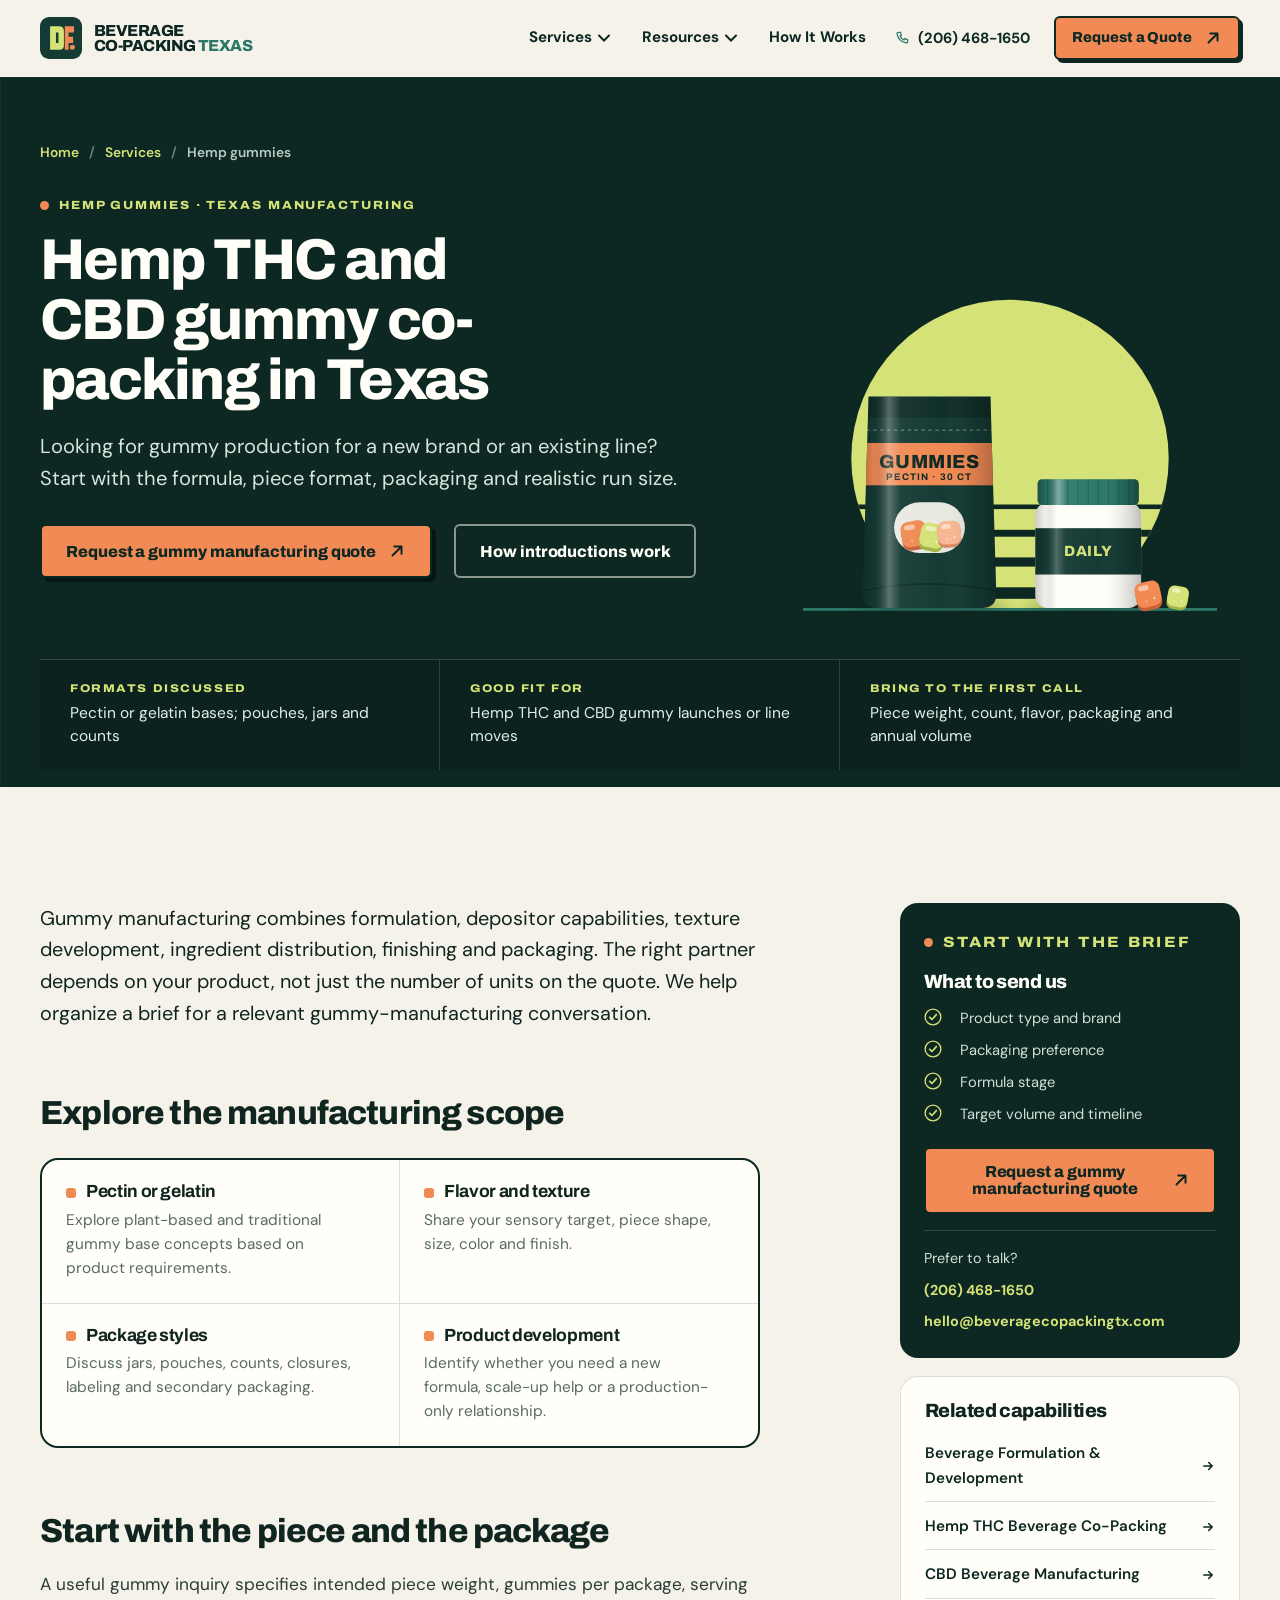
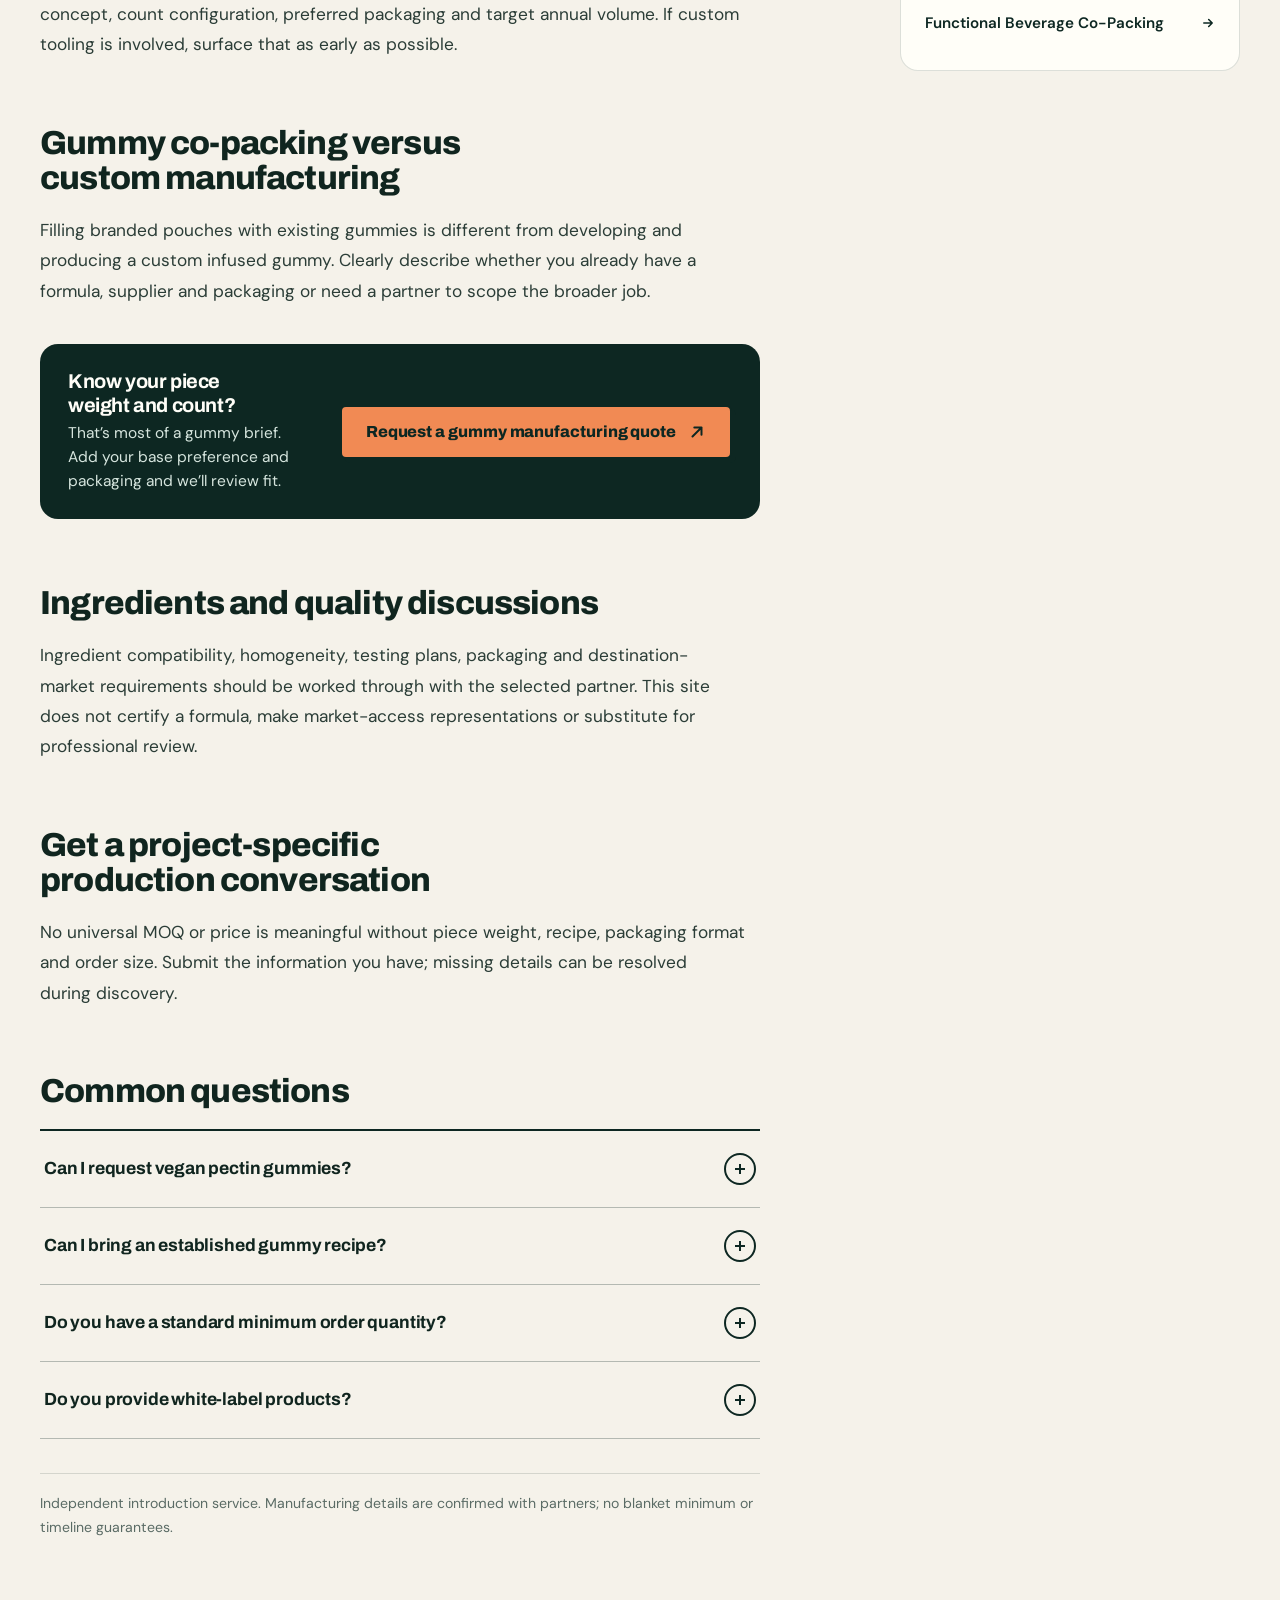
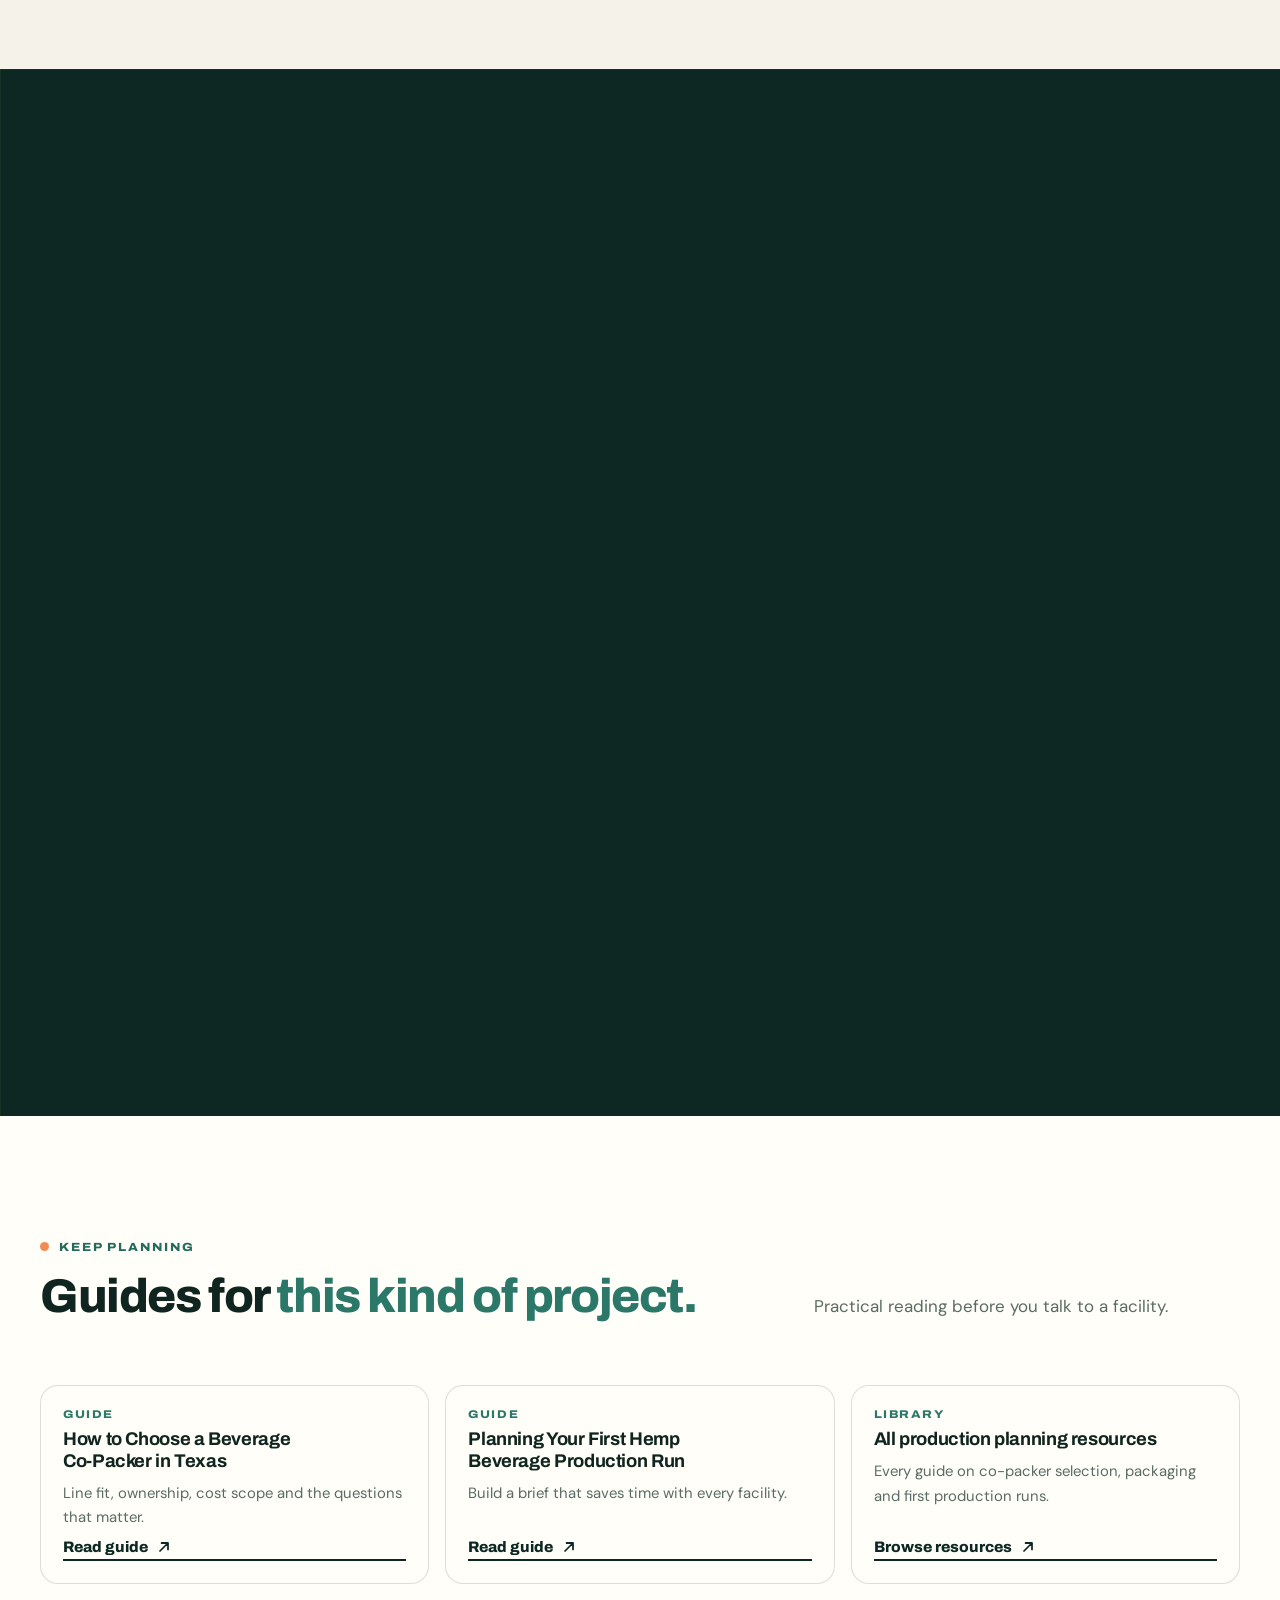
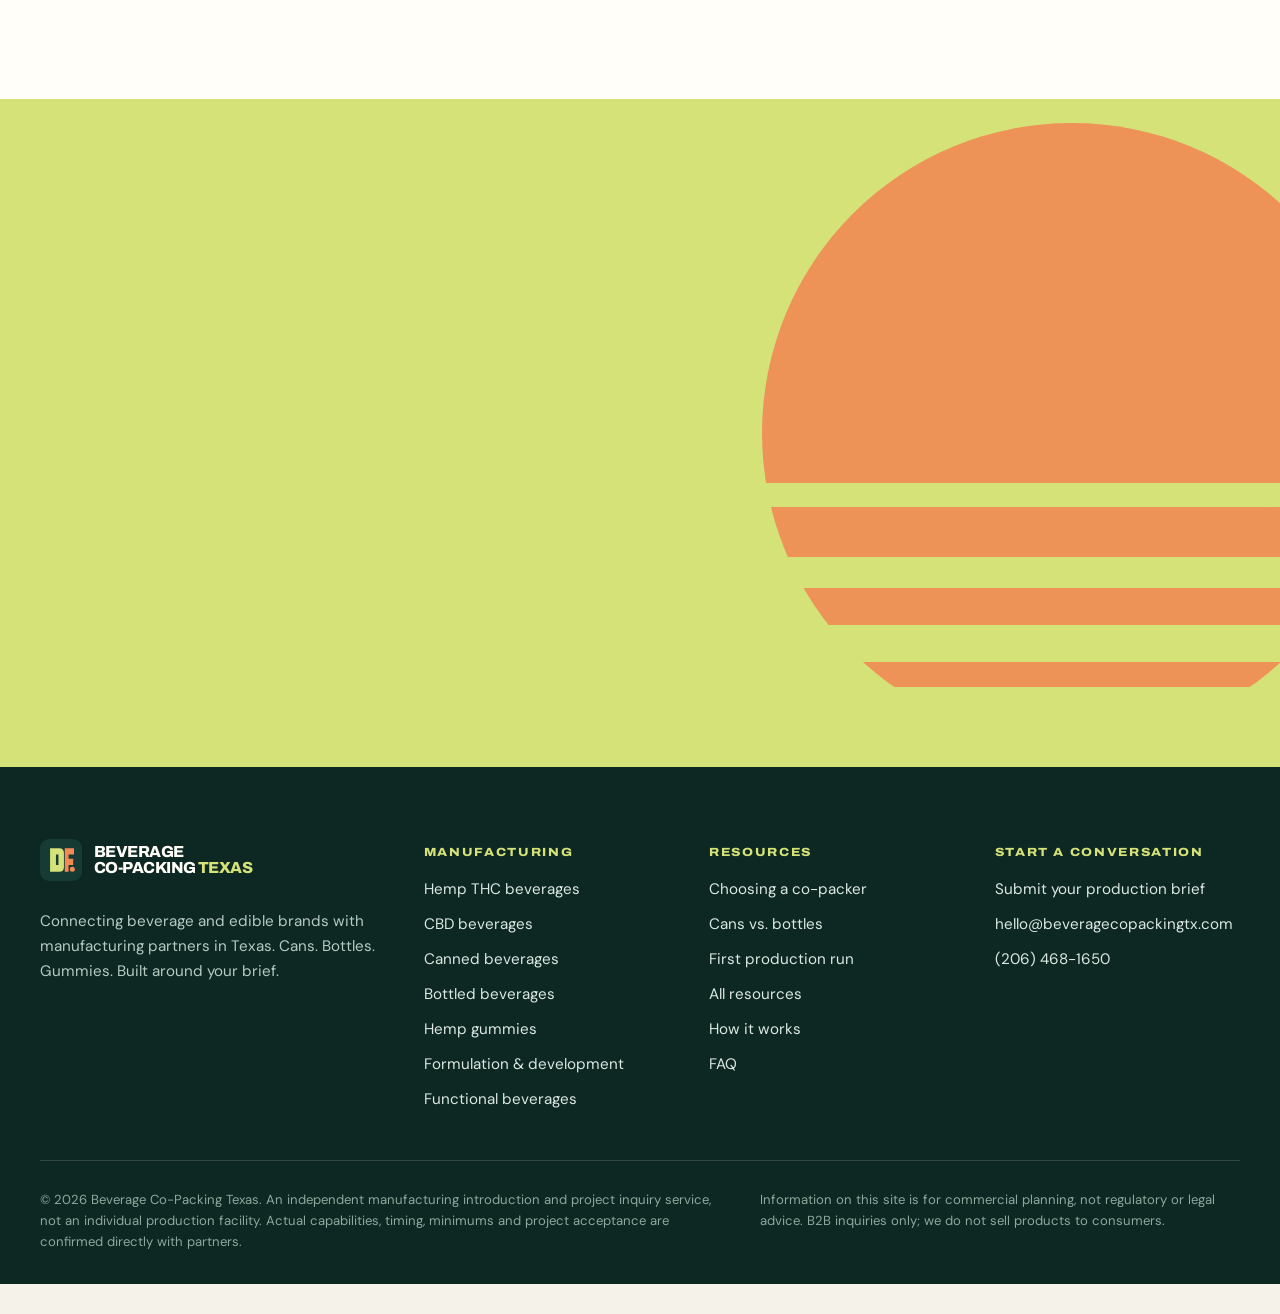
<file: hemp-capsule-co-packing.html>
<!doctype html><html lang="en"><head><meta charset="utf-8"><meta name="viewport" content="width=device-width, initial-scale=1"><meta name="robots" content="noindex,follow"><title>Explore manufacturing services | Beverage Co-Packing Texas</title><meta http-equiv="refresh" content="0;url=/hemp-gummy-co-packing.html"><link rel="canonical" href="https://beveragecopackingtx.com/hemp-gummy-co-packing.html"></head><body><p>Our current focus is cans, bottles and gummies. <a href="/hemp-gummy-co-packing.html">Explore gummy manufacturing inquiries.</a></p></body></html>
</file>
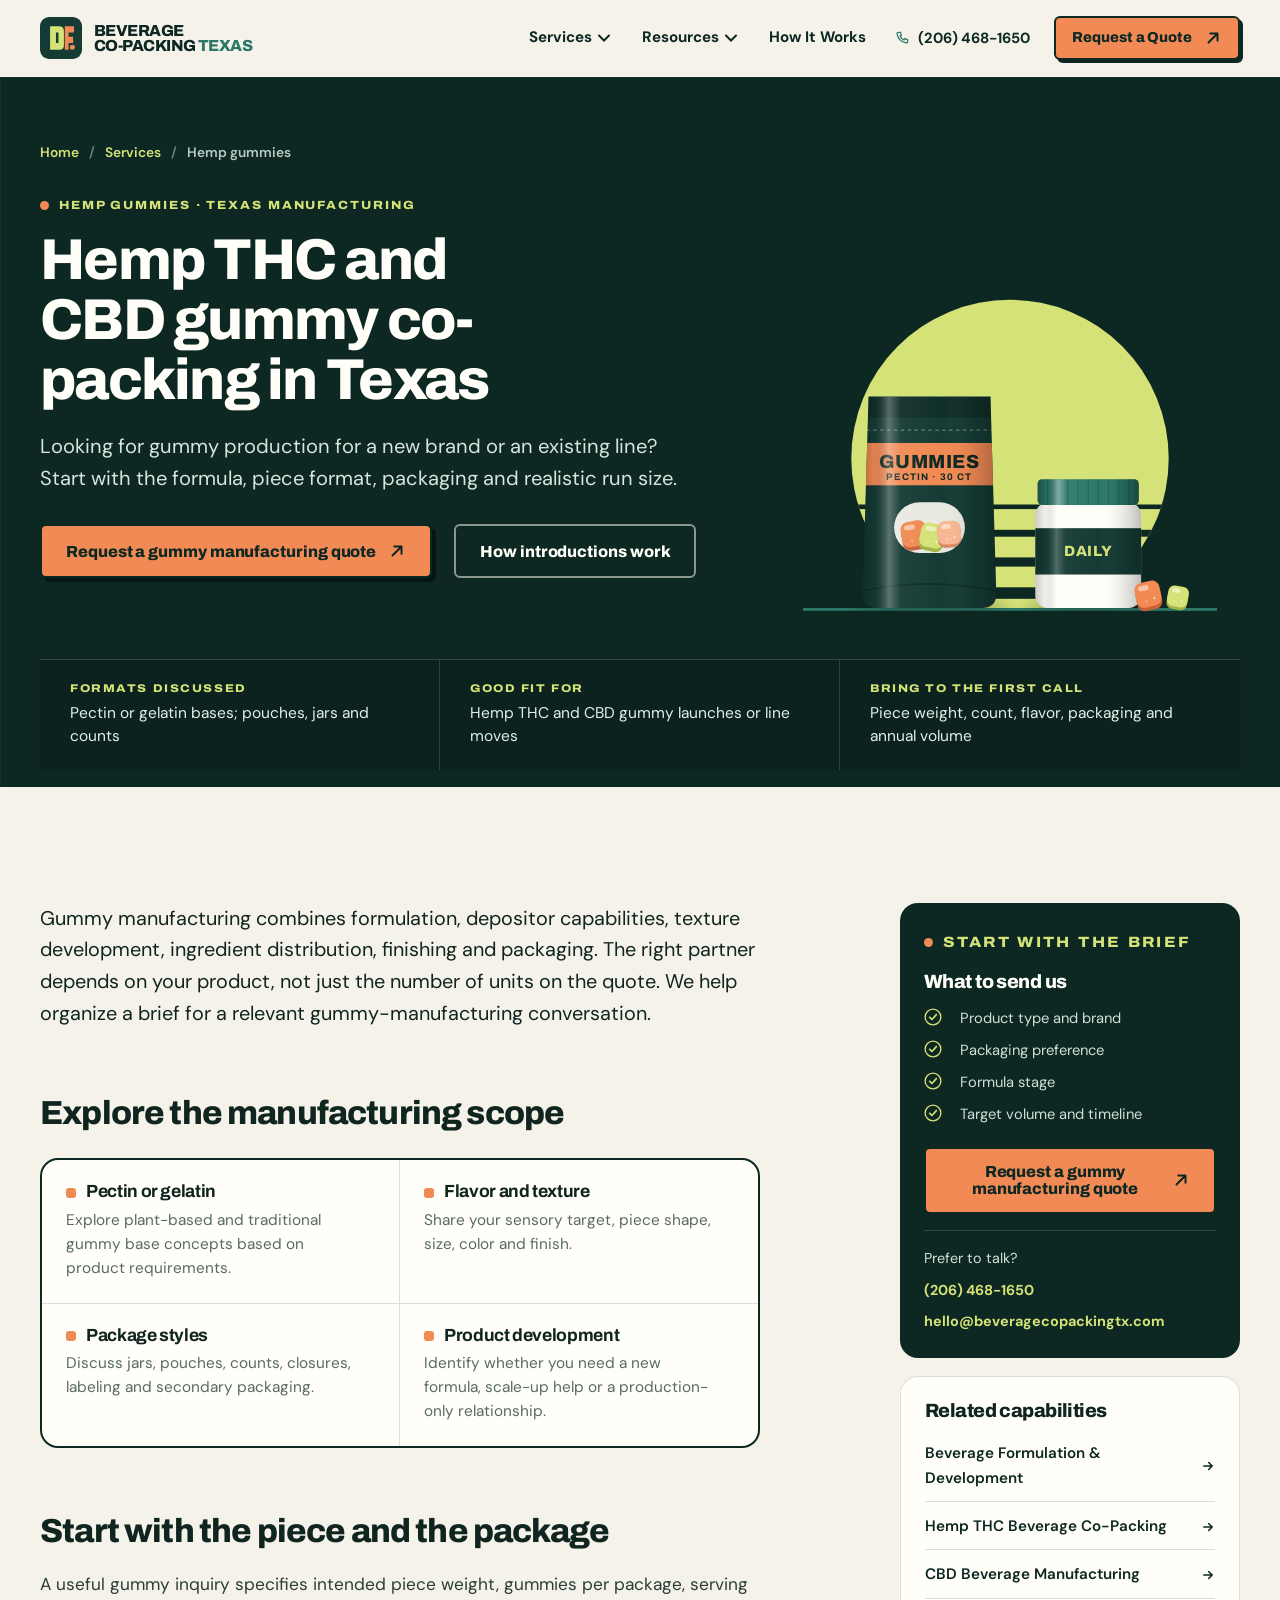
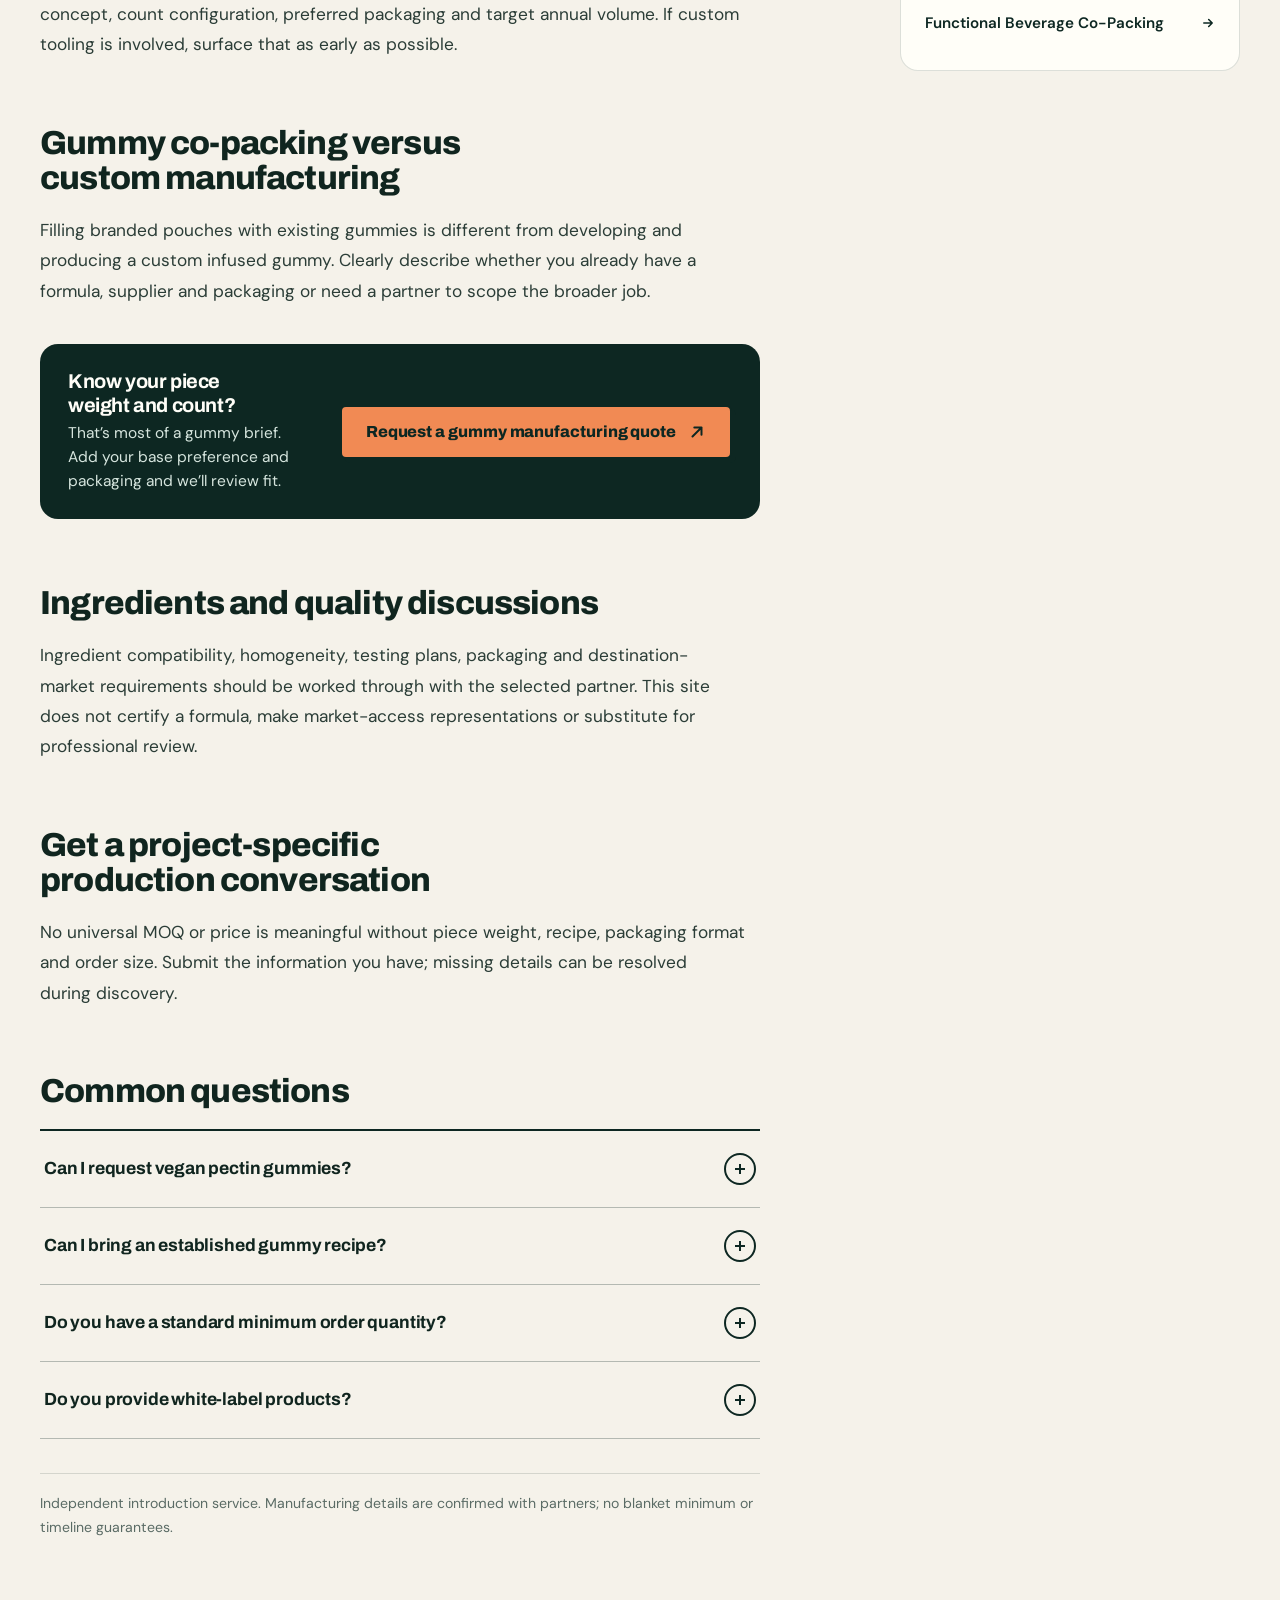
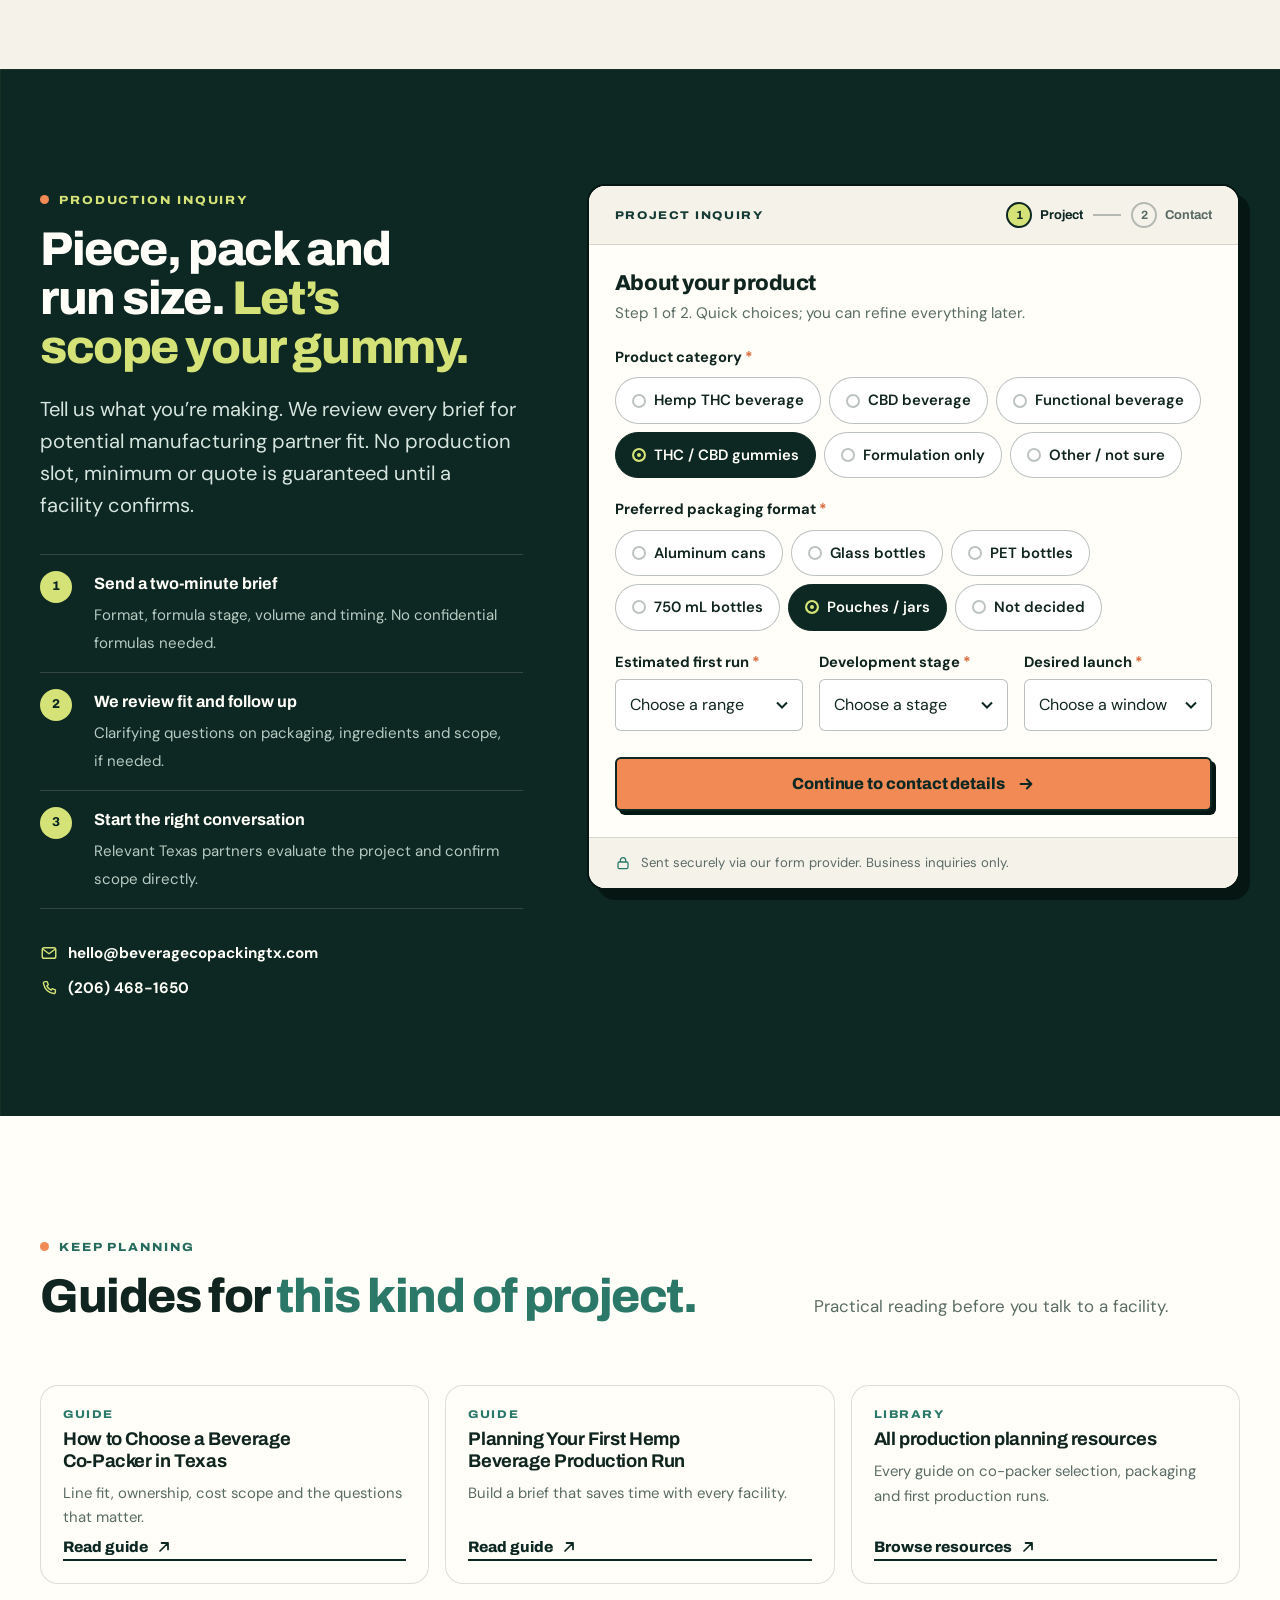
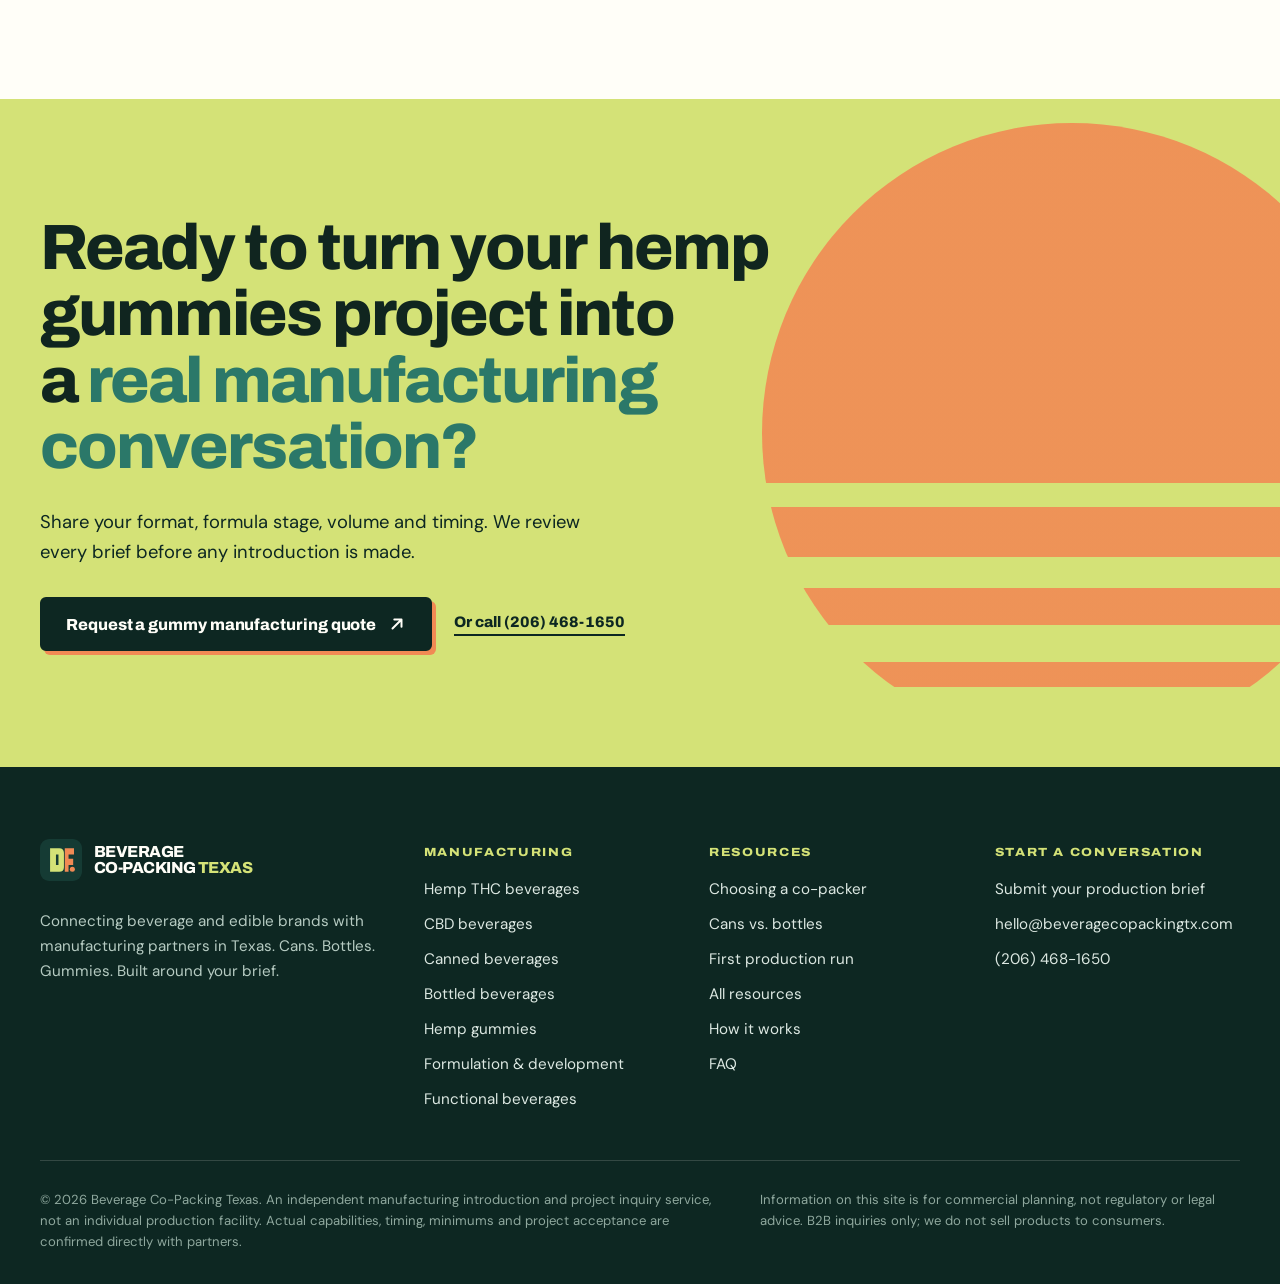
<file: hemp-gummy-co-packing.html>
<!doctype html>
<html lang="en">
<head>
<meta charset="utf-8">
<meta name="viewport" content="width=device-width, initial-scale=1">
<title>Hemp THC &amp; CBD Gummy Co-Packing in Texas | Partner Search</title>
<meta name="description" content="Find Texas gummy co-manufacturing partners for hemp-derived THC and CBD edibles. Discuss pectin, gelatin, flavors, packaging, run sizes and formulation.">
<link rel="canonical" href="https://beveragecopackingtx.com/hemp-gummy-co-packing.html">
<meta name="robots" content="index,follow,max-image-preview:large">
<meta name="theme-color" content="#0D2722">
<meta property="og:type" content="website">
<meta property="og:locale" content="en_US">
<meta property="og:site_name" content="Beverage Co-Packing Texas">
<meta property="og:title" content="Hemp THC &amp; CBD Gummy Co-Packing in Texas | Partner Search">
<meta property="og:description" content="Find Texas gummy co-manufacturing partners for hemp-derived THC and CBD edibles. Discuss pectin, gelatin, flavors, packaging, run sizes and formulation.">
<meta property="og:url" content="https://beveragecopackingtx.com/hemp-gummy-co-packing.html">
<meta property="og:image" content="https://beveragecopackingtx.com/assets/og-image.png">
<meta property="og:image:width" content="1200">
<meta property="og:image:height" content="630">
<meta property="og:image:alt" content="Beverage Co-Packing Texas: hemp THC, CBD, cans, bottles and gummies">
<meta name="twitter:card" content="summary_large_image">
<meta name="twitter:title" content="Hemp THC &amp; CBD Gummy Co-Packing in Texas | Partner Search">
<meta name="twitter:description" content="Find Texas gummy co-manufacturing partners for hemp-derived THC and CBD edibles. Discuss pectin, gelatin, flavors, packaging, run sizes and formulation.">
<meta name="twitter:image" content="https://beveragecopackingtx.com/assets/og-image.png">
<link rel="icon" href="/assets/favicon.svg" type="image/svg+xml">
<link rel="apple-touch-icon" href="/assets/apple-touch-icon.png">
<link rel="preconnect" href="https://fonts.googleapis.com">
<link rel="preconnect" href="https://fonts.gstatic.com" crossorigin>
<link rel="stylesheet" href="https://fonts.googleapis.com/css2?family=Archivo:wdth,wght@75..125,600..900&amp;family=DM+Sans:opsz,wght@9..40,400..700&amp;display=swap">
<link rel="stylesheet" href="/assets/style.css?v=6bac9b36f8">
<script>document.documentElement.classList.add('js')</script>
<script type="application/ld+json">{"@context":"https://schema.org","@graph":[{"@type":"Organization","@id":"https://beveragecopackingtx.com/#organization","name":"Beverage Co-Packing Texas","url":"https://beveragecopackingtx.com/","logo":{"@type":"ImageObject","url":"https://beveragecopackingtx.com/assets/logo-512.png","width":512,"height":512},"image":"https://beveragecopackingtx.com/assets/og-image.png","description":"Independent business-to-business introduction service connecting beverage and gummy brands with potential manufacturing partners in Texas.","email":"hello@beveragecopackingtx.com","telephone":"+12064681650","areaServed":{"@type":"State","name":"Texas"},"knowsAbout":["Hemp beverage co-packing","CBD beverage manufacturing","Canned beverage co-packing","Bottled beverage co-packing","Gummy manufacturing","Beverage formulation"]},{"@type":"Service","@id":"https://beveragecopackingtx.com/hemp-gummy-co-packing.html#service","name":"Hemp THC and CBD gummy co-packing in Texas","serviceType":"Manufacturing partner introduction","provider":{"@id":"https://beveragecopackingtx.com/#organization"},"areaServed":{"@type":"State","name":"Texas"},"description":"Find Texas gummy co-manufacturing partners for hemp-derived THC and CBD edibles. Discuss pectin, gelatin, flavors, packaging, run sizes and formulation.","url":"https://beveragecopackingtx.com/hemp-gummy-co-packing.html"},{"@type":"BreadcrumbList","itemListElement":[{"@type":"ListItem","position":1,"name":"Home","item":"https://beveragecopackingtx.com/"},{"@type":"ListItem","position":2,"name":"Hemp gummies","item":"https://beveragecopackingtx.com/hemp-gummy-co-packing.html"}]},{"@type":"FAQPage","@id":"https://beveragecopackingtx.com/hemp-gummy-co-packing.html#faq","mainEntity":[{"@type":"Question","name":"Can I request vegan pectin gummies?","acceptedAnswer":{"@type":"Answer","text":"Yes. Include pectin or gelatin as your preferred base; the partner will assess manufacturing fit."}},{"@type":"Question","name":"Can I bring an established gummy recipe?","acceptedAnswer":{"@type":"Answer","text":"Yes. Share its readiness and what production documents are available."}},{"@type":"Question","name":"Do you have a standard minimum order quantity?","acceptedAnswer":{"@type":"Answer","text":"Minimums depend on the facility, packaging and production requirements; we do not post an unsupported blanket minimum."}},{"@type":"Question","name":"Do you provide white-label products?","acceptedAnswer":{"@type":"Answer","text":"State whether you want an existing base or a custom formula. Availability is discussed with the matching partner."}}]}]}</script>
</head>
<body>
<a class="skip-link" href="#main">Skip to main content</a>
<header class="site-header" id="top">
<div class="container header-inner">
<a class="brand" href="/" aria-label="Beverage Co-Packing Texas home"><img src="/assets/brand-mark.svg" alt="" width="42" height="42"><span class="brand-word" aria-hidden="true"><span>Beverage</span><span>Co-Packing <b>Texas</b></span></span></a>
<nav class="nav" aria-label="Primary">
<div class="nav-item" data-dropdown>
<button class="nav-link" type="button" aria-expanded="false" aria-controls="dd-services">Services <svg class="chev" viewBox="0 0 12 8" aria-hidden="true" focusable="false"><path d="M1 1.5 6 6.5l5-5" fill="none" stroke="currentColor" stroke-width="2" stroke-linecap="round"/></svg></button>
<div class="dropdown" id="dd-services" hidden>
<div class="dropdown-grid"><a class="dd-link" href="/hemp-beverage-co-packing.html"><span class="dd-num" aria-hidden="true">01</span><span class="dd-title">Hemp THC Beverage Co-Packing</span><span class="dd-desc">Seltzers, RTD alcohol alternatives and bottled infused drinks.</span></a><a class="dd-link" href="/cbd-beverage-manufacturing.html"><span class="dd-num" aria-hidden="true">02</span><span class="dd-title">CBD Beverage Manufacturing</span><span class="dd-desc">Sparkling CBD drinks, still tonics and bottled RTDs.</span></a><a class="dd-link" href="/canned-beverage-co-packing.html"><span class="dd-num" aria-hidden="true">03</span><span class="dd-title">Canned Beverage Co-Packing</span><span class="dd-desc">Slim, standard and tall cans, still or sparkling.</span></a><a class="dd-link" href="/bottled-beverage-co-packing.html"><span class="dd-num" aria-hidden="true">04</span><span class="dd-title">Bottled Beverage Co-Packing</span><span class="dd-desc">Glass, PET, shots and 750 mL shareable bottles.</span></a><a class="dd-link" href="/hemp-gummy-co-packing.html" aria-current="page"><span class="dd-num" aria-hidden="true">05</span><span class="dd-title">Hemp Gummy Manufacturing</span><span class="dd-desc">THC and CBD gummies in pectin or gelatin, pouches or jars.</span></a><a class="dd-link" href="/beverage-formulation.html"><span class="dd-num" aria-hidden="true">06</span><span class="dd-title">Beverage Formulation & Development</span><span class="dd-desc">Concept briefs, bench formulas and scale-up to the line.</span></a><a class="dd-link" href="/functional-co-packing.html"><span class="dd-num" aria-hidden="true">07</span><span class="dd-title">Functional Beverage Co-Packing</span><span class="dd-desc">Botanical and functional RTDs in cans and bottles.</span></a></div>
<div class="dropdown-foot"><span>Not sure which fits? A brief is enough to start.</span><a href="#quote">Request a quote →</a></div>
</div>
</div>
<div class="nav-item" data-dropdown>
<button class="nav-link" type="button" aria-expanded="false" aria-controls="dd-resources">Resources <svg class="chev" viewBox="0 0 12 8" aria-hidden="true" focusable="false"><path d="M1 1.5 6 6.5l5-5" fill="none" stroke="currentColor" stroke-width="2" stroke-linecap="round"/></svg></button>
<div class="dropdown" id="dd-resources" hidden>
<div class="dropdown-grid one"><a class="dd-link" href="/resources/choosing-a-beverage-copacker.html"><span class="dd-num" aria-hidden="true">G1</span><span class="dd-title">How to Choose a Beverage Co-Packer in Texas</span><span class="dd-desc">Line fit, ownership, cost scope and the questions that matter.</span></a><a class="dd-link" href="/resources/cans-vs-bottles.html"><span class="dd-num" aria-hidden="true">G2</span><span class="dd-title">Cans vs. Bottles for Hemp THC and CBD Beverages</span><span class="dd-desc">Compare formats from a manufacturing and distribution view.</span></a><a class="dd-link" href="/resources/launching-hemp-beverage.html"><span class="dd-num" aria-hidden="true">G3</span><span class="dd-title">Planning Your First Hemp Beverage Production Run</span><span class="dd-desc">Build a brief that saves time with every facility.</span></a></div>
<div class="dropdown-foot"><span>Production planning guides</span><a href="/resources/">All resources →</a></div>
</div>
</div>
<a class="nav-link" href="/#process">How It Works</a>
<a class="nav-phone" href="tel:+12064681650"><svg viewBox="0 0 24 24" aria-hidden="true" focusable="false"><path d="M6.6 3.5h3l1.5 4.2-2 1.4a12 12 0 0 0 5.8 5.8l1.4-2 4.2 1.5v3a2 2 0 0 1-2.2 2A17.5 17.5 0 0 1 4.6 5.7a2 2 0 0 1 2-2.2Z" fill="none" stroke="currentColor" stroke-width="1.9" stroke-linejoin="round"/></svg>(206) 468-1650</a>
<a class="btn btn-sm nav-cta" href="#quote" data-cta="header_quote">Request a Quote <svg viewBox="0 0 20 20" aria-hidden="true" focusable="false"><path d="M5 15 15 5M7 5h8v8" fill="none" stroke="currentColor" stroke-width="2.2" stroke-linecap="round" stroke-linejoin="round"/></svg></a>
</nav>
<a class="btn btn-sm header-quote" href="#quote" data-cta="header_quote_mobile">Get a Quote</a>
<button class="menu-toggle" type="button" aria-label="Menu" aria-expanded="false" aria-controls="drawer" aria-haspopup="dialog"><span class="menu-toggle-bars" aria-hidden="true"><span></span><span></span><span></span></span><span class="menu-word">Menu</span></button>
</div>
</header>
<main id="main">
<section class="page-hero dark deep grid-bg" aria-labelledby="page-title">
<div class="container page-hero-grid">
<div class="page-hero-copy">
<nav class="breadcrumb" aria-label="Breadcrumb"><ol><li><a href="/">Home</a></li><li><a href="/#capabilities">Services</a></li><li><span aria-current="page">Hemp gummies</span></li></ol></nav>
<p class="eyebrow">Hemp gummies · Texas manufacturing</p>
<h1 id="page-title">Hemp THC and CBD gummy co-packing in Texas</h1>
<p class="lead">Looking for gummy production for a new brand or an existing line? Start with the formula, piece format, packaging and realistic run size.</p>
<div class="actions"><a class="btn" href="#quote" data-cta="service_hero">Request a gummy manufacturing quote <svg viewBox="0 0 20 20" aria-hidden="true" focusable="false"><path d="M5 15 15 5M7 5h8v8" fill="none" stroke="currentColor" stroke-width="2.2" stroke-linecap="round" stroke-linejoin="round"/></svg></a><a class="btn btn-ghost" href="/#process">How introductions work</a></div>
</div>
<div class="page-hero-art"><svg class="service-art" viewBox="0 0 400 330" xmlns="http://www.w3.org/2000/svg" aria-hidden="true" focusable="false"><defs>
<linearGradient id="sa-cyl" x1="0" x2="1"><stop offset="0" stop-color="#000" stop-opacity=".34"/><stop offset=".09" stop-color="#000" stop-opacity=".1"/><stop offset=".2" stop-color="#fff" stop-opacity=".42"/><stop offset=".29" stop-color="#fff" stop-opacity=".06"/><stop offset=".6" stop-color="#fff" stop-opacity="0"/><stop offset=".8" stop-color="#000" stop-opacity=".1"/><stop offset=".93" stop-color="#000" stop-opacity=".28"/><stop offset="1" stop-color="#000" stop-opacity=".42"/></linearGradient>
<linearGradient id="sa-metal" x1="0" x2="1"><stop offset="0" stop-color="#7F8C86"/><stop offset=".22" stop-color="#F3F5EF"/><stop offset=".42" stop-color="#C3CCC6"/><stop offset=".68" stop-color="#EDF1EA"/><stop offset="1" stop-color="#76837D"/></linearGradient>
<linearGradient id="sa-lid" x1="0" y1="0" x2="0" y2="1"><stop offset="0" stop-color="#EEF2EC"/><stop offset="1" stop-color="#A3AFA8"/></linearGradient>
<linearGradient id="sa-green" x1="0" x2="1"><stop offset="0" stop-color="#0B2A23"/><stop offset=".16" stop-color="#245F51"/><stop offset=".25" stop-color="#7DBBA7"/><stop offset=".33" stop-color="#2E7C69"/><stop offset=".72" stop-color="#1C574A"/><stop offset=".9" stop-color="#103B32"/><stop offset="1" stop-color="#08201B"/></linearGradient>
<linearGradient id="sa-amber" x1="0" x2="1"><stop offset="0" stop-color="#4B210B"/><stop offset=".16" stop-color="#A9551F"/><stop offset=".25" stop-color="#F4B07A"/><stop offset=".33" stop-color="#C4672C"/><stop offset=".75" stop-color="#8E4418"/><stop offset="1" stop-color="#40190A"/></linearGradient>
<linearGradient id="sa-clear" x1="0" x2="1"><stop offset="0" stop-color="#C9D6CF" stop-opacity=".9"/><stop offset=".22" stop-color="#fff" stop-opacity=".95"/><stop offset=".34" stop-color="#E8EFEA" stop-opacity=".7"/><stop offset=".8" stop-color="#DCE6E0" stop-opacity=".75"/><stop offset="1" stop-color="#AFC0B7" stop-opacity=".95"/></linearGradient>
<filter id="sa-blur" x="-50%" y="-200%" width="200%" height="500%"><feGaussianBlur stdDeviation="6"/></filter>
</defs><circle cx="200" cy="170" r="138" fill="#D4E277"/><g clip-path="url(#sa-sun)"><rect x="40" y="210" width="320" height="4" fill="#0D2722"/><rect x="40" y="232" width="320" height="6" fill="#0D2722"/><rect x="40" y="256" width="320" height="8" fill="#0D2722"/><rect x="40" y="282" width="320" height="10" fill="#0D2722"/></g><clipPath id="sa-sun"><circle cx="200" cy="170" r="138"/></clipPath><rect x="20" y="300" width="360" height="10" rx="3" fill="#0D2722"/><rect x="20" y="300" width="360" height="2.5" fill="#2B7869"/><g><ellipse cx="130" cy="302" rx="68.2" ry="10.2" fill="#0D2722" opacity="0.28" filter="url(#sa-blur)"/>
<clipPath id="sa-g130"><path d="M77 116H183L188 286Q189 300 175 300H85Q71 300 72 286Z"/></clipPath>
<path d="M77 116H183L188 286Q189 300 175 300H85Q71 300 72 286Z" fill="#153B34"/>
<g clip-path="url(#sa-g130)">
<rect x="71" y="116" width="118" height="18.4" fill="#000" opacity=".22"/>
<path d="M75 145.4H185" stroke="#fff" stroke-opacity=".28" stroke-width="1.4" stroke-dasharray="3 3"/>
<rect x="71" y="156.5" width="118" height="36.8" fill="#F18A54"/>
<text x="130" y="178.6" text-anchor="middle" font-family="Archivo, 'Arial Narrow', Arial, sans-serif" font-weight="800" font-size="16.5" letter-spacing=".5" fill="#0D2722">GUMMIES</text>
<text x="130" y="188.7" text-anchor="middle" font-family="Archivo, 'Arial Narrow', Arial, sans-serif" font-weight="700" font-size="8.3" letter-spacing="1" fill="#0D2722">PECTIN &#183; 30 CT</text>
<rect x="99.2" y="208" width="61.6" height="44.2" rx="22.1" fill="#F5F2EA" opacity=".95"/>
<g clip-path="url(#sa-g130w)"><g transform="translate(116.4 235.4) rotate(-10)"><rect x="-11" y="-7.9" width="22.1" height="22.1" rx="6.6" fill="#C8603A"/><rect x="-11" y="-11" width="22.1" height="22.1" rx="6.6" fill="#F18A54"/><rect x="-7.5" y="-8.2" width="9.3" height="4.4" rx="2.2" fill="#fff" opacity=".5"/><circle cx="4.9" cy="4.4" r="1.1" fill="#fff" opacity=".55"/><circle cx="-2.6" cy="5.7" r="0.9" fill="#fff" opacity=".45"/></g><g transform="translate(132.5 237.1) rotate(12)"><rect x="-10.6" y="-7.6" width="21.2" height="21.2" rx="6.4" fill="#A3B447"/><rect x="-10.6" y="-10.6" width="21.2" height="21.2" rx="6.4" fill="#D4E277"/><rect x="-7.2" y="-7.8" width="8.9" height="4.2" rx="2.1" fill="#fff" opacity=".5"/><circle cx="4.7" cy="4.2" r="1.1" fill="#fff" opacity=".55"/><circle cx="-2.5" cy="5.5" r="0.8" fill="#fff" opacity=".45"/></g><g transform="translate(147.2 234.5) rotate(-4)"><rect x="-10.2" y="-7.3" width="20.3" height="20.3" rx="6.1" fill="#D98767"/><rect x="-10.2" y="-10.2" width="20.3" height="20.3" rx="6.1" fill="#F6B892"/><rect x="-6.9" y="-7.5" width="8.5" height="4.1" rx="2" fill="#fff" opacity=".5"/><circle cx="4.5" cy="4.1" r="1" fill="#fff" opacity=".55"/><circle cx="-2.4" cy="5.3" r="0.8" fill="#fff" opacity=".45"/></g></g>
<path d="M73 285Q130 273 187 285" fill="none" stroke="#000" stroke-opacity=".25" stroke-width="1.5"/>
<rect x="71" y="116" width="118" height="184" fill="url(#sa-cyl)" opacity=".7"/>
</g>
<clipPath id="sa-g130w"><rect x="99.2" y="208" width="61.6" height="44.2" rx="22.1"/></clipPath>
</g><g><ellipse cx="268" cy="302" rx="55.2" ry="8.6" fill="#0D2722" opacity="0.28" filter="url(#sa-blur)"/>
<rect x="222" y="208.4" width="92" height="91.6" rx="11" fill="#FFFEF8"/>
<rect x="222" y="230.6" width="92" height="40.3" fill="#153B34"/>
<text x="268" y="255.2" text-anchor="middle" font-family="Archivo, 'Arial Narrow', Arial, sans-serif" font-weight="800" font-size="12.9" letter-spacing=".5" fill="#D4E277">DAILY</text>
<rect x="222" y="208.4" width="92" height="91.6" rx="11" fill="url(#sa-cyl)" opacity=".6"/>
<rect x="224" y="188" width="88" height="22.4" rx="4" fill="#2B7869"/><path d="M232.8 188v22.4" stroke="#000" stroke-opacity=".16"/><path d="M241.6 188v22.4" stroke="#000" stroke-opacity=".16"/><path d="M250.4 188v22.4" stroke="#000" stroke-opacity=".16"/><path d="M259.2 188v22.4" stroke="#000" stroke-opacity=".16"/><path d="M268 188v22.4" stroke="#000" stroke-opacity=".16"/><path d="M276.8 188v22.4" stroke="#000" stroke-opacity=".16"/><path d="M285.6 188v22.4" stroke="#000" stroke-opacity=".16"/><path d="M294.4 188v22.4" stroke="#000" stroke-opacity=".16"/><path d="M303.2 188v22.4" stroke="#000" stroke-opacity=".16"/>
<rect x="224" y="188" width="88" height="22.4" rx="4" fill="url(#sa-cyl)"/>
</g><g transform="translate(320 288) rotate(-12)"><rect x="-11" y="-7.9" width="22" height="22" rx="6.6" fill="#C8603A"/><rect x="-11" y="-11" width="22" height="22" rx="6.6" fill="#F18A54"/><rect x="-7.5" y="-8.1" width="9.2" height="4.4" rx="2.2" fill="#fff" opacity=".5"/><circle cx="4.8" cy="4.4" r="1.1" fill="#fff" opacity=".55"/><circle cx="-2.6" cy="5.7" r="0.9" fill="#fff" opacity=".45"/></g><g transform="translate(346 290) rotate(10)"><rect x="-9" y="-6.5" width="18" height="18" rx="5.4" fill="#A3B447"/><rect x="-9" y="-9" width="18" height="18" rx="5.4" fill="#D4E277"/><rect x="-6.1" y="-6.7" width="7.6" height="3.6" rx="1.8" fill="#fff" opacity=".5"/><circle cx="4" cy="3.6" r="0.9" fill="#fff" opacity=".55"/><circle cx="-2.2" cy="4.7" r="0.7" fill="#fff" opacity=".45"/></g></svg></div>
</div>
<dl class="facts container"><div><dt class="label">Formats discussed</dt><dd>Pectin or gelatin bases; pouches, jars and counts</dd></div><div><dt class="label">Good fit for</dt><dd>Hemp THC and CBD gummy launches or line moves</dd></div><div><dt class="label">Bring to the first call</dt><dd>Piece weight, count, flavor, packaging and annual volume</dd></div></dl>
</section>
<section class="section"><div class="container content-layout"><article class="prose">
<p class="lead">Gummy manufacturing combines formulation, depositor capabilities, texture development, ingredient distribution, finishing and packaging. The right partner depends on your product, not just the number of units on the quote. We help organize a brief for a relevant gummy-manufacturing conversation.</p>
<h2>Explore the manufacturing scope</h2>
<div class="cap-grid"><div><h3>Pectin or gelatin</h3><p>Explore plant-based and traditional gummy base concepts based on product requirements.</p></div><div><h3>Flavor and texture</h3><p>Share your sensory target, piece shape, size, color and finish.</p></div><div><h3>Package styles</h3><p>Discuss jars, pouches, counts, closures, labeling and secondary packaging.</p></div><div><h3>Product development</h3><p>Identify whether you need a new formula, scale-up help or a production-only relationship.</p></div></div>
<h2>Start with the piece and the package</h2>
<p>A useful gummy inquiry specifies intended piece weight, gummies per package, serving concept, count configuration, preferred packaging and target annual volume. If custom tooling is involved, surface that as early as possible.</p>
<h2>Gummy co-packing versus custom manufacturing</h2>
<p>Filling branded pouches with existing gummies is different from developing and producing a custom infused gummy. Clearly describe whether you already have a formula, supplier and packaging or need a partner to scope the broader job.</p>
<aside class="callout-box" aria-label="Request a quote"><div><h3>Know your piece weight and count?</h3><p>That’s most of a gummy brief. Add your base preference and packaging and we’ll review fit.</p></div><a class="btn" href="#quote" data-cta="service_inline">Request a gummy manufacturing quote <svg viewBox="0 0 20 20" aria-hidden="true" focusable="false"><path d="M5 15 15 5M7 5h8v8" fill="none" stroke="currentColor" stroke-width="2.2" stroke-linecap="round" stroke-linejoin="round"/></svg></a></aside>
<h2>Ingredients and quality discussions</h2>
<p>Ingredient compatibility, homogeneity, testing plans, packaging and destination-market requirements should be worked through with the selected partner. This site does not certify a formula, make market-access representations or substitute for professional review.</p>
<h2>Get a project-specific production conversation</h2>
<p>No universal MOQ or price is meaningful without piece weight, recipe, packaging format and order size. Submit the information you have; missing details can be resolved during discovery.</p>
<h2 id="questions">Common questions</h2>
<div class="faq-list"><details><summary>Can I request vegan pectin gummies?</summary><div><p>Yes. Include pectin or gelatin as your preferred base; the partner will assess manufacturing fit.</p></div></details><details><summary>Can I bring an established gummy recipe?</summary><div><p>Yes. Share its readiness and what production documents are available.</p></div></details><details><summary>Do you have a standard minimum order quantity?</summary><div><p>Minimums depend on the facility, packaging and production requirements; we do not post an unsupported blanket minimum.</p></div></details><details><summary>Do you provide white-label products?</summary><div><p>State whether you want an existing base or a custom formula. Availability is discussed with the matching partner.</p></div></details></div>
<p class="disclaimer">Independent introduction service. Manufacturing details are confirmed with partners; no blanket minimum or timeline guarantees.</p>
</article><aside class="aside" aria-label="Project planning and related services">
<div class="aside-card quote">
<p class="eyebrow">Start with the brief</p>
<h2>What to send us</h2>
<ul class="checks">
<li><svg viewBox="0 0 24 24" aria-hidden="true" focusable="false"><circle cx="12" cy="12" r="10.5" fill="none" stroke="currentColor" stroke-width="1.8"/><path d="m7.5 12.3 3 3 6-6.4" fill="none" stroke="currentColor" stroke-width="2.2" stroke-linecap="round" stroke-linejoin="round"/></svg><span>Product type and brand</span></li>
<li><svg viewBox="0 0 24 24" aria-hidden="true" focusable="false"><circle cx="12" cy="12" r="10.5" fill="none" stroke="currentColor" stroke-width="1.8"/><path d="m7.5 12.3 3 3 6-6.4" fill="none" stroke="currentColor" stroke-width="2.2" stroke-linecap="round" stroke-linejoin="round"/></svg><span>Packaging preference</span></li>
<li><svg viewBox="0 0 24 24" aria-hidden="true" focusable="false"><circle cx="12" cy="12" r="10.5" fill="none" stroke="currentColor" stroke-width="1.8"/><path d="m7.5 12.3 3 3 6-6.4" fill="none" stroke="currentColor" stroke-width="2.2" stroke-linecap="round" stroke-linejoin="round"/></svg><span>Formula stage</span></li>
<li><svg viewBox="0 0 24 24" aria-hidden="true" focusable="false"><circle cx="12" cy="12" r="10.5" fill="none" stroke="currentColor" stroke-width="1.8"/><path d="m7.5 12.3 3 3 6-6.4" fill="none" stroke="currentColor" stroke-width="2.2" stroke-linecap="round" stroke-linejoin="round"/></svg><span>Target volume and timeline</span></li>
</ul>
<a class="btn btn-block" href="#quote" data-cta="service_aside">Request a gummy manufacturing quote <svg viewBox="0 0 20 20" aria-hidden="true" focusable="false"><path d="M5 15 15 5M7 5h8v8" fill="none" stroke="currentColor" stroke-width="2.2" stroke-linecap="round" stroke-linejoin="round"/></svg></a>
<div class="aside-contact"><span>Prefer to talk?</span><a href="tel:+12064681650">(206) 468-1650</a><a href="mailto:hello@beveragecopackingtx.com">hello@beveragecopackingtx.com</a></div>
</div>
<div class="aside-card">
<h2>Related capabilities</h2>
<ul class="aside-links"><li><a href="/beverage-formulation.html">Beverage Formulation & Development<svg viewBox="0 0 20 20" aria-hidden="true" focusable="false"><path d="M4 10h12M11 5l5 5-5 5" fill="none" stroke="currentColor" stroke-width="2.2" stroke-linecap="round" stroke-linejoin="round"/></svg></a></li><li><a href="/hemp-beverage-co-packing.html">Hemp THC Beverage Co-Packing<svg viewBox="0 0 20 20" aria-hidden="true" focusable="false"><path d="M4 10h12M11 5l5 5-5 5" fill="none" stroke="currentColor" stroke-width="2.2" stroke-linecap="round" stroke-linejoin="round"/></svg></a></li><li><a href="/cbd-beverage-manufacturing.html">CBD Beverage Manufacturing<svg viewBox="0 0 20 20" aria-hidden="true" focusable="false"><path d="M4 10h12M11 5l5 5-5 5" fill="none" stroke="currentColor" stroke-width="2.2" stroke-linecap="round" stroke-linejoin="round"/></svg></a></li><li><a href="/functional-co-packing.html">Functional Beverage Co-Packing<svg viewBox="0 0 20 20" aria-hidden="true" focusable="false"><path d="M4 10h12M11 5l5 5-5 5" fill="none" stroke="currentColor" stroke-width="2.2" stroke-linecap="round" stroke-linejoin="round"/></svg></a></li></ul>
</div>
</aside></div></section>
<section class="section inquiry dark deep grid-bg" id="quote" aria-labelledby="quote-title">
<div class="container inquiry-layout">
<div class="inquiry-copy" data-reveal>
<p class="eyebrow">Production inquiry</p>
<h2 id="quote-title">Piece, pack and run size. <em>Let’s scope your gummy.</em></h2>
<p class="lead">Tell us what you’re making. We review every brief for potential manufacturing partner fit. No production slot, minimum or quote is guaranteed until a facility confirms.</p>
<ol class="next-steps">
<li><b>1</b><div><strong>Send a two-minute brief</strong><span>Format, formula stage, volume and timing. No confidential formulas needed.</span></div></li>
<li><b>2</b><div><strong>We review fit and follow up</strong><span>Clarifying questions on packaging, ingredients and scope, if needed.</span></div></li>
<li><b>3</b><div><strong>Start the right conversation</strong><span>Relevant Texas partners evaluate the project and confirm scope directly.</span></div></li>
</ol>
<div class="contact-alt"><a href="mailto:hello@beveragecopackingtx.com"><svg viewBox="0 0 24 24" aria-hidden="true" focusable="false"><rect x="3" y="5" width="18" height="14" rx="2.5" fill="none" stroke="currentColor" stroke-width="1.9"/><path d="m4 7 8 6 8-6" fill="none" stroke="currentColor" stroke-width="1.9" stroke-linejoin="round"/></svg>hello@beveragecopackingtx.com</a><a href="tel:+12064681650"><svg viewBox="0 0 24 24" aria-hidden="true" focusable="false"><path d="M6.6 3.5h3l1.5 4.2-2 1.4a12 12 0 0 0 5.8 5.8l1.4-2 4.2 1.5v3a2 2 0 0 1-2.2 2A17.5 17.5 0 0 1 4.6 5.7a2 2 0 0 1 2-2.2Z" fill="none" stroke="currentColor" stroke-width="1.9" stroke-linejoin="round"/></svg>(206) 468-1650</a></div>
</div>
<div class="form-card" data-reveal data-reveal-delay="1">
<div class="form-top"><span class="label">Project inquiry</span><div class="progress no-js-hide" aria-hidden="true"><span class="progress-step is-active" data-progress="1"><i>1</i><b>Project</b></span><span class="progress-bar"></span><span class="progress-step" data-progress="2"><i>2</i><b>Contact</b></span></div></div>
<form class="lead-form" id="lead-form" action="https://api.web3forms.com/submit" method="POST" data-source="hemp-gummy-co-packing">
<input type="hidden" name="access_key" value="a5dfcbbe-ee86-4558-9092-451ed52d85f4">
<input type="hidden" name="subject" value="New Beverage Co-Packing Texas manufacturing inquiry">
<input type="hidden" name="from_name" value="Beverage Co-Packing Texas website">
<input type="hidden" name="redirect" value="https://beveragecopackingtx.com/thank-you.html">
<input type="hidden" name="form_source" value="hemp-gummy-co-packing">
<div class="hp" aria-hidden="true"><label>Leave this box unchecked <input type="checkbox" name="botcheck" tabindex="-1" autocomplete="off"></label></div>
<p class="sr-only" aria-live="polite" data-step-status></p>

<fieldset class="form-step" data-step="1" data-active="true">
<legend class="step-legend" tabindex="-1">About your product</legend>
<p class="step-intro">Step 1 of 2. Quick choices; you can refine everything later.</p>
<fieldset class="choice-group" data-group="product_type" aria-describedby="product_type-err">
<legend class="group-label">Product category <span class="req" aria-hidden="true">*</span><span class="sr-only">(required)</span></legend>
<div class="choices"><label class="choice"><input type="radio" name="product_type" value="Hemp THC beverage" required aria-describedby="product_type-err"><span>Hemp THC beverage</span></label><label class="choice"><input type="radio" name="product_type" value="CBD beverage" aria-describedby="product_type-err"><span>CBD beverage</span></label><label class="choice"><input type="radio" name="product_type" value="Functional beverage" aria-describedby="product_type-err"><span>Functional beverage</span></label><label class="choice"><input type="radio" name="product_type" value="Hemp THC/CBD gummies" checked aria-describedby="product_type-err"><span>THC / CBD gummies</span></label><label class="choice"><input type="radio" name="product_type" value="Formulation / product development" aria-describedby="product_type-err"><span>Formulation only</span></label><label class="choice"><input type="radio" name="product_type" value="Other / unsure" aria-describedby="product_type-err"><span>Other / not sure</span></label></div>
<p class="field-error" id="product_type-err" hidden></p>
</fieldset>
<fieldset class="choice-group" data-group="packaging" aria-describedby="packaging-err">
<legend class="group-label">Preferred packaging format <span class="req" aria-hidden="true">*</span><span class="sr-only">(required)</span></legend>
<div class="choices"><label class="choice"><input type="radio" name="packaging" value="Aluminum cans" required aria-describedby="packaging-err"><span>Aluminum cans</span></label><label class="choice"><input type="radio" name="packaging" value="Glass bottles" aria-describedby="packaging-err"><span>Glass bottles</span></label><label class="choice"><input type="radio" name="packaging" value="PET bottles" aria-describedby="packaging-err"><span>PET bottles</span></label><label class="choice"><input type="radio" name="packaging" value="750 mL bottles" aria-describedby="packaging-err"><span>750 mL bottles</span></label><label class="choice"><input type="radio" name="packaging" value="Gummy pouches or jars" checked aria-describedby="packaging-err"><span>Pouches / jars</span></label><label class="choice"><input type="radio" name="packaging" value="Undecided" aria-describedby="packaging-err"><span>Not decided</span></label></div>
<p class="field-error" id="packaging-err" hidden></p>
</fieldset>
<div class="field-row three">
<div class="field"><label for="f-volume">Estimated first run <span class="req" aria-hidden="true">*</span></label><select id="f-volume" name="volume" required aria-describedby="f-volume-err"><option value="">Choose a range</option><option>Under 5,000 units</option><option>5,000–24,999 units</option><option>25,000–99,999 units</option><option>100,000+ units</option><option>Need guidance</option></select><p class="field-error" id="f-volume-err" hidden></p></div>
<div class="field"><label for="f-stage">Development stage <span class="req" aria-hidden="true">*</span></label><select id="f-stage" name="stage" required aria-describedby="f-stage-err"><option value="">Choose a stage</option><option>Idea / early concept</option><option>Developing formula</option><option>Production-ready formula</option><option>Existing brand scaling</option></select><p class="field-error" id="f-stage-err" hidden></p></div>
<div class="field"><label for="f-timeline">Desired launch <span class="req" aria-hidden="true">*</span></label><select id="f-timeline" name="timeline" required aria-describedby="f-timeline-err"><option value="">Choose a window</option><option>Within 3 months</option><option>3–6 months</option><option>6–12 months</option><option>12+ months / exploring</option></select><p class="field-error" id="f-timeline-err" hidden></p></div>
</div>
<div class="form-nav no-js-hide"><button class="btn btn-block" type="button" data-next>Continue to contact details <svg viewBox="0 0 20 20" aria-hidden="true" focusable="false"><path d="M4 10h12M11 5l5 5-5 5" fill="none" stroke="currentColor" stroke-width="2.2" stroke-linecap="round" stroke-linejoin="round"/></svg></button></div>
</fieldset>

<fieldset class="form-step" data-step="2" data-active="false">
<legend class="step-legend" tabindex="-1">Where should we reply?</legend>
<p class="step-intro">Step 2 of 2. We use these details only to follow up on this inquiry.</p>
<div class="field-row">
<div class="field"><label for="f-name">Full name <span class="req" aria-hidden="true">*</span></label><input id="f-name" name="name" autocomplete="name" required maxlength="120" aria-describedby="f-name-err"><p class="field-error" id="f-name-err" hidden></p></div>
<div class="field"><label for="f-company">Company or brand <span class="req" aria-hidden="true">*</span></label><input id="f-company" name="company" autocomplete="organization" required maxlength="150" aria-describedby="f-company-err"><p class="field-error" id="f-company-err" hidden></p></div>
</div>
<div class="field-row">
<div class="field"><label for="f-email">Business email <span class="req" aria-hidden="true">*</span></label><input id="f-email" type="email" name="email" autocomplete="email" inputmode="email" required maxlength="200" spellcheck="false" placeholder="you@company.com" aria-describedby="f-email-hint f-email-err"><p class="hint" id="f-email-hint">We reply here. A company domain helps us route your brief.</p><p class="field-error" id="f-email-err" hidden></p></div>
<div class="field"><label for="f-phone">Phone <span class="opt">(optional)</span></label><input id="f-phone" type="tel" name="phone" autocomplete="tel" inputmode="tel" maxlength="35" placeholder="(555) 555-0123" aria-describedby="f-phone-hint f-phone-err"><p class="hint" id="f-phone-hint">For a quicker follow-up call, if you prefer.</p><p class="field-error" id="f-phone-err" hidden></p></div>
</div>
<div class="field"><label for="f-website">Company website <span class="opt">(optional)</span></label><input id="f-website" type="text" name="website" autocomplete="url" inputmode="url" spellcheck="false" maxlength="255" placeholder="yourbrand.com" aria-describedby="f-website-err"><p class="field-error" id="f-website-err" hidden></p></div>
<div class="field"><label for="f-message">Project details <span class="opt">(optional)</span></label><textarea id="f-message" name="message" rows="4" maxlength="2500" placeholder="Flavor direction, ingredients, formula ownership, target channels, packaging you already have…" aria-describedby="f-message-hint f-message-err"></textarea><p class="hint" id="f-message-hint">Please don’t include confidential formulas at this stage.</p><p class="field-error" id="f-message-err" hidden></p></div>
<p class="consent">By submitting, you agree we may contact you about this inquiry and share relevant project details with potential manufacturing partners.</p>
<div class="form-nav"><button class="btn-back no-js-hide" type="button" data-back><svg viewBox="0 0 20 20" aria-hidden="true" focusable="false"><path d="M16 10H4M9 5l-5 5 5 5" fill="none" stroke="currentColor" stroke-width="2.2" stroke-linecap="round" stroke-linejoin="round"/></svg>Back</button><button class="btn" type="submit" data-submit><span data-submit-label>Send project brief</span> <svg viewBox="0 0 20 20" aria-hidden="true" focusable="false"><path d="M5 15 15 5M7 5h8v8" fill="none" stroke="currentColor" stroke-width="2.2" stroke-linecap="round" stroke-linejoin="round"/></svg></button></div>
</fieldset>
<div class="form-alert" role="alert" data-form-alert hidden></div>
</form>
<div class="form-success" data-form-success hidden>
<div class="success-badge"><svg viewBox="0 0 24 24" aria-hidden="true" focusable="false"><path d="m5 12.5 4.5 4.5L19 7" fill="none" stroke="currentColor" stroke-width="2.6" stroke-linecap="round" stroke-linejoin="round"/></svg></div>
<h3 tabindex="-1">Brief received. Thank you.</h3>
<p>Our form provider confirmed delivery of your project brief. We’ll review it for manufacturing partner fit and follow up at the email you provided.</p>
<div class="summary" data-summary></div>
<p class="small muted">While you wait: <a href="/resources/choosing-a-beverage-copacker.html">How to choose a beverage co-packer in Texas</a>.</p>
</div>
<div class="form-foot"><svg viewBox="0 0 24 24" aria-hidden="true" focusable="false"><rect x="4.5" y="10.5" width="15" height="10" rx="2" fill="none" stroke="currentColor" stroke-width="1.9"/><path d="M8 10.5V8a4 4 0 0 1 8 0v2.5" fill="none" stroke="currentColor" stroke-width="1.9"/></svg><span>Sent securely via our form provider. Business inquiries only.</span></div>
</div>
</div>
</section>
<section class="section paper" aria-labelledby="keep-title">
<div class="container">
<div class="section-head"><div><p class="eyebrow">Keep planning</p><h2 id="keep-title">Guides for <em>this kind of project.</em></h2></div><p>Practical reading before you talk to a facility.</p></div>
<div class="related">
<a href="/resources/choosing-a-beverage-copacker.html"><span class="label">Guide</span><h3>How to Choose a Beverage Co-Packer in Texas</h3><p>Line fit, ownership, cost scope and the questions that matter.</p><span class="link-arrow">Read guide <svg viewBox="0 0 20 20" aria-hidden="true" focusable="false"><path d="M5 15 15 5M7 5h8v8" fill="none" stroke="currentColor" stroke-width="2.2" stroke-linecap="round" stroke-linejoin="round"/></svg></span></a>
<a href="/resources/launching-hemp-beverage.html"><span class="label">Guide</span><h3>Planning Your First Hemp Beverage Production Run</h3><p>Build a brief that saves time with every facility.</p><span class="link-arrow">Read guide <svg viewBox="0 0 20 20" aria-hidden="true" focusable="false"><path d="M5 15 15 5M7 5h8v8" fill="none" stroke="currentColor" stroke-width="2.2" stroke-linecap="round" stroke-linejoin="round"/></svg></span></a>
<a href="/resources/"><span class="label">Library</span><h3>All production planning resources</h3><p>Every guide on co-packer selection, packaging and first production runs.</p><span class="link-arrow">Browse resources <svg viewBox="0 0 20 20" aria-hidden="true" focusable="false"><path d="M5 15 15 5M7 5h8v8" fill="none" stroke="currentColor" stroke-width="2.2" stroke-linecap="round" stroke-linejoin="round"/></svg></span></a>
</div>
</div>
</section>
<section class="final-cta" aria-labelledby="final-cta-title">
<div class="container final-inner" data-reveal>
<h2 id="final-cta-title">Ready to turn your hemp gummies project into a <em>real manufacturing conversation?</em></h2>
<p>Share your format, formula stage, volume and timing. We review every brief before any introduction is made.</p>
<div class="actions"><a class="btn" href="#quote" data-cta="final_cta">Request a gummy manufacturing quote <svg viewBox="0 0 20 20" aria-hidden="true" focusable="false"><path d="M5 15 15 5M7 5h8v8" fill="none" stroke="currentColor" stroke-width="2.2" stroke-linecap="round" stroke-linejoin="round"/></svg></a><a class="link-arrow" href="tel:+12064681650">Or call (206) 468-1650</a></div>
</div>
</section>
</main>
<footer class="footer">
<div class="container footer-top">
<div><a class="brand" href="/" aria-label="Beverage Co-Packing Texas home"><img src="/assets/brand-mark.svg" alt="" width="42" height="42"><span class="brand-word" aria-hidden="true"><span>Beverage</span><span>Co-Packing <b>Texas</b></span></span></a><p class="footer-intro">Connecting beverage and edible brands with manufacturing partners in Texas. Cans. Bottles. Gummies. Built around your brief.</p></div>
<div><h2>Manufacturing</h2><ul><li><a href="/hemp-beverage-co-packing.html">Hemp THC beverages</a></li><li><a href="/cbd-beverage-manufacturing.html">CBD beverages</a></li><li><a href="/canned-beverage-co-packing.html">Canned beverages</a></li><li><a href="/bottled-beverage-co-packing.html">Bottled beverages</a></li><li><a href="/hemp-gummy-co-packing.html">Hemp gummies</a></li><li><a href="/beverage-formulation.html">Formulation & development</a></li><li><a href="/functional-co-packing.html">Functional beverages</a></li></ul></div>
<div><h2>Resources</h2><ul><li><a href="/resources/choosing-a-beverage-copacker.html">Choosing a co-packer</a></li><li><a href="/resources/cans-vs-bottles.html">Cans vs. bottles</a></li><li><a href="/resources/launching-hemp-beverage.html">First production run</a></li><li><a href="/resources/">All resources</a></li><li><a href="/#process">How it works</a></li><li><a href="/#faq">FAQ</a></li></ul></div>
<div><h2>Start a conversation</h2><ul><li><a href="#quote">Submit your production brief</a></li><li><a href="mailto:hello@beveragecopackingtx.com">hello@beveragecopackingtx.com</a></li><li><a href="tel:+12064681650">(206) 468-1650</a></li></ul></div>
</div>
<div class="container footer-bottom">
<p>© <span data-year>2026</span> Beverage Co-Packing Texas. An independent manufacturing introduction and project inquiry service, not an individual production facility. Actual capabilities, timing, minimums and project acceptance are confirmed directly with partners.</p>
<p>Information on this site is for commercial planning, not regulatory or legal advice. B2B inquiries only; we do not sell products to consumers.</p>
</div>
</footer>
<div class="drawer" id="drawer" role="dialog" aria-modal="true" aria-label="Site menu" hidden>
<div class="drawer-backdrop" data-drawer-close></div>
<div class="drawer-panel">
<div class="drawer-head"><a class="brand" href="/" aria-label="Beverage Co-Packing Texas home" tabindex="-1"><img src="/assets/brand-mark.svg" alt="" width="42" height="42"><span class="brand-word" aria-hidden="true"><span>Beverage</span><span>Co-Packing <b>Texas</b></span></span></a><button class="drawer-close" type="button" data-drawer-close aria-label="Close menu"><svg viewBox="0 0 20 20" aria-hidden="true" focusable="false"><path d="m4 4 12 12M16 4 4 16" stroke="currentColor" stroke-width="2.2" stroke-linecap="round"/></svg></button></div>
<div class="drawer-body">
<div class="drawer-section"><button class="drawer-toggle" type="button" aria-expanded="true" aria-controls="dr-services">Services <svg class="chev" viewBox="0 0 12 8" aria-hidden="true" focusable="false"><path d="M1 1.5 6 6.5l5-5" fill="none" stroke="currentColor" stroke-width="2" stroke-linecap="round"/></svg></button><div class="drawer-sub" id="dr-services"><a href="/hemp-beverage-co-packing.html">Hemp THC Beverage Co-Packing</a><a href="/cbd-beverage-manufacturing.html">CBD Beverage Manufacturing</a><a href="/canned-beverage-co-packing.html">Canned Beverage Co-Packing</a><a href="/bottled-beverage-co-packing.html">Bottled Beverage Co-Packing</a><a href="/hemp-gummy-co-packing.html" aria-current="page">Hemp Gummy Manufacturing</a><a href="/beverage-formulation.html">Beverage Formulation & Development</a><a href="/functional-co-packing.html">Functional Beverage Co-Packing</a></div></div>
<div class="drawer-section"><button class="drawer-toggle" type="button" aria-expanded="false" aria-controls="dr-resources">Resources <svg class="chev" viewBox="0 0 12 8" aria-hidden="true" focusable="false"><path d="M1 1.5 6 6.5l5-5" fill="none" stroke="currentColor" stroke-width="2" stroke-linecap="round"/></svg></button><div class="drawer-sub" id="dr-resources" hidden><a href="/resources/choosing-a-beverage-copacker.html">Choosing a co-packer</a><a href="/resources/cans-vs-bottles.html">Cans vs. bottles</a><a href="/resources/launching-hemp-beverage.html">First production run</a><a href="/resources/">All resources</a></div></div>
<div class="drawer-section"><a class="drawer-link" href="/#process">How It Works</a></div>
<div class="drawer-section"><a class="drawer-link" href="/#faq">FAQ</a></div>
</div>
<div class="drawer-foot">
<a class="btn btn-block" href="#quote" data-cta="drawer_quote">Request a Quote <svg viewBox="0 0 20 20" aria-hidden="true" focusable="false"><path d="M5 15 15 5M7 5h8v8" fill="none" stroke="currentColor" stroke-width="2.2" stroke-linecap="round" stroke-linejoin="round"/></svg></a>
<a href="tel:+12064681650">(206) 468-1650</a>
<a href="mailto:hello@beveragecopackingtx.com">hello@beveragecopackingtx.com</a>
</div>
</div>
</div>
<div class="mobile-cta" data-mobile-cta aria-hidden="true"><a class="btn" href="#quote" tabindex="-1" data-cta="sticky_quote">Request a Quote <svg viewBox="0 0 20 20" aria-hidden="true" focusable="false"><path d="M5 15 15 5M7 5h8v8" fill="none" stroke="currentColor" stroke-width="2.2" stroke-linecap="round" stroke-linejoin="round"/></svg></a><a class="call" href="tel:+12064681650" tabindex="-1" aria-label="Call (206) 468-1650"><svg viewBox="0 0 24 24" aria-hidden="true" focusable="false"><path d="M6.6 3.5h3l1.5 4.2-2 1.4a12 12 0 0 0 5.8 5.8l1.4-2 4.2 1.5v3a2 2 0 0 1-2.2 2A17.5 17.5 0 0 1 4.6 5.7a2 2 0 0 1 2-2.2Z" fill="none" stroke="currentColor" stroke-width="1.9" stroke-linejoin="round"/></svg></a></div>
<script src="/assets/config.js?v=28feb0f563"></script>
<script src="/assets/site.js?v=f57e12b3c7" defer></script>
</body>
</html>
</file>
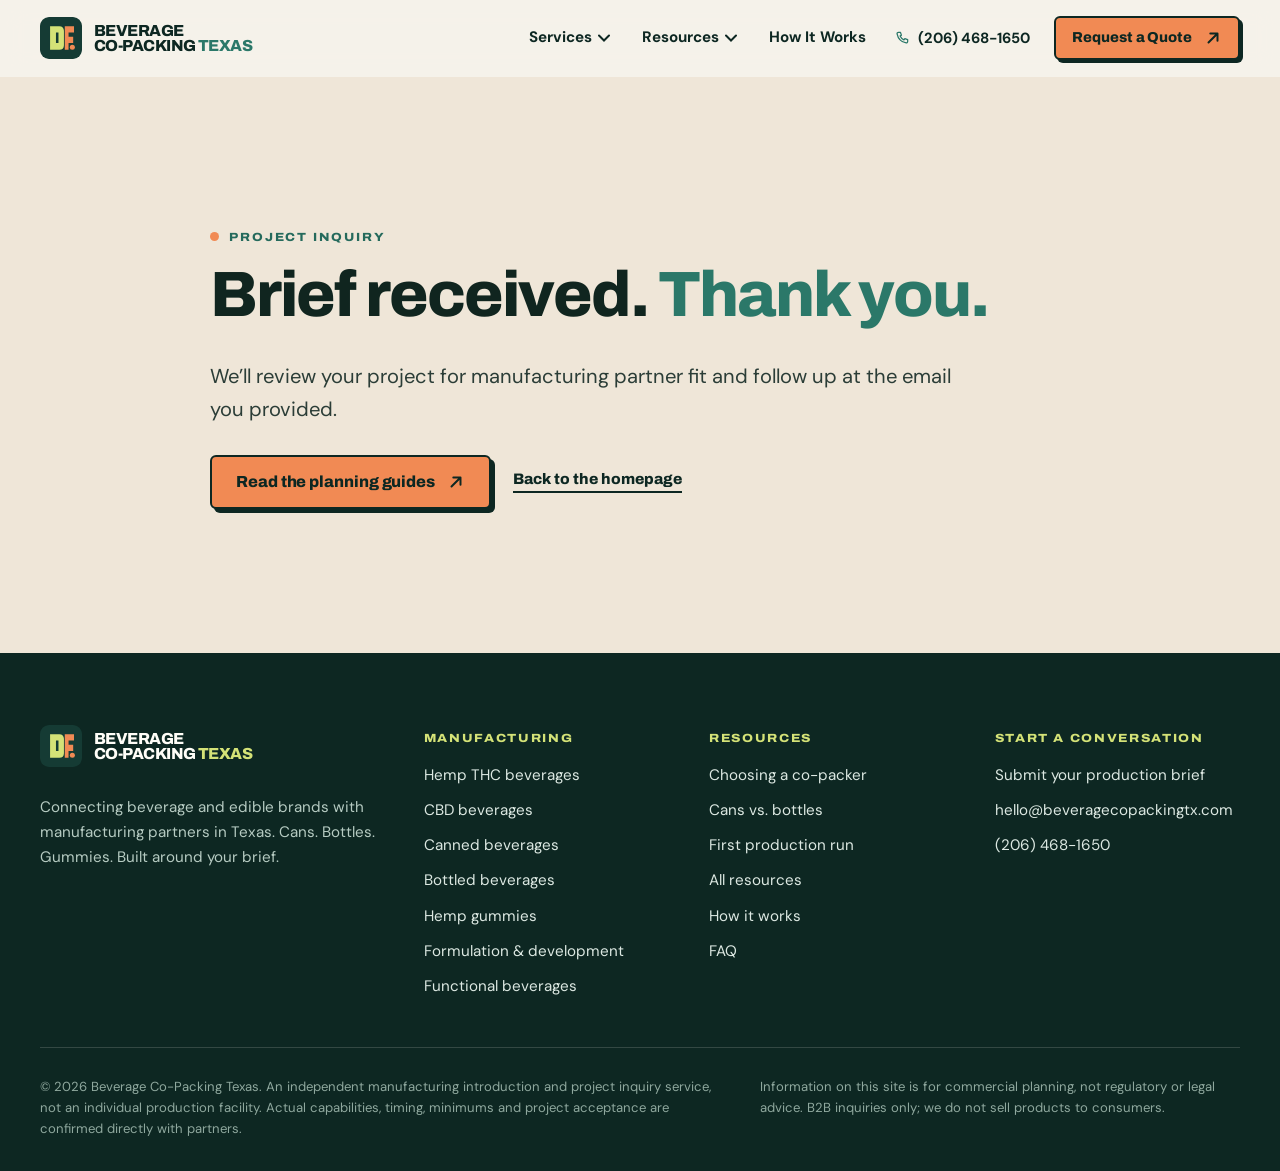
<file: thank-you.html>
<!doctype html>
<html lang="en">
<head>
<meta charset="utf-8">
<meta name="viewport" content="width=device-width, initial-scale=1">
<title>Thanks | Beverage Co-Packing Texas</title>
<meta name="description" content="Your manufacturing inquiry was received.">
<link rel="canonical" href="https://beveragecopackingtx.com/thank-you.html">
<meta name="robots" content="noindex,nofollow">
<meta name="theme-color" content="#0D2722">
<meta property="og:type" content="website">
<meta property="og:locale" content="en_US">
<meta property="og:site_name" content="Beverage Co-Packing Texas">
<meta property="og:title" content="Thanks | Beverage Co-Packing Texas">
<meta property="og:description" content="Your manufacturing inquiry was received.">
<meta property="og:url" content="https://beveragecopackingtx.com/thank-you.html">
<meta property="og:image" content="https://beveragecopackingtx.com/assets/og-image.png">
<meta property="og:image:width" content="1200">
<meta property="og:image:height" content="630">
<meta property="og:image:alt" content="Beverage Co-Packing Texas: hemp THC, CBD, cans, bottles and gummies">
<meta name="twitter:card" content="summary_large_image">
<meta name="twitter:title" content="Thanks | Beverage Co-Packing Texas">
<meta name="twitter:description" content="Your manufacturing inquiry was received.">
<meta name="twitter:image" content="https://beveragecopackingtx.com/assets/og-image.png">
<link rel="icon" href="/assets/favicon.svg" type="image/svg+xml">
<link rel="apple-touch-icon" href="/assets/apple-touch-icon.png">
<link rel="preconnect" href="https://fonts.googleapis.com">
<link rel="preconnect" href="https://fonts.gstatic.com" crossorigin>
<link rel="stylesheet" href="https://fonts.googleapis.com/css2?family=Archivo:wdth,wght@75..125,600..900&amp;family=DM+Sans:opsz,wght@9..40,400..700&amp;display=swap">
<link rel="stylesheet" href="/assets/style.css?v=6bac9b36f8">
<script>document.documentElement.classList.add('js')</script>
<script type="application/ld+json">{"@context":"https://schema.org","@graph":[{"@type":"Organization","@id":"https://beveragecopackingtx.com/#organization","name":"Beverage Co-Packing Texas","url":"https://beveragecopackingtx.com/","logo":{"@type":"ImageObject","url":"https://beveragecopackingtx.com/assets/logo-512.png","width":512,"height":512},"image":"https://beveragecopackingtx.com/assets/og-image.png","description":"Independent business-to-business introduction service connecting beverage and gummy brands with potential manufacturing partners in Texas.","email":"hello@beveragecopackingtx.com","telephone":"+12064681650","areaServed":{"@type":"State","name":"Texas"},"knowsAbout":["Hemp beverage co-packing","CBD beverage manufacturing","Canned beverage co-packing","Bottled beverage co-packing","Gummy manufacturing","Beverage formulation"]}]}</script>
</head>
<body>
<a class="skip-link" href="#main">Skip to main content</a>
<header class="site-header" id="top">
<div class="container header-inner">
<a class="brand" href="/" aria-label="Beverage Co-Packing Texas home"><img src="/assets/brand-mark.svg" alt="" width="42" height="42"><span class="brand-word" aria-hidden="true"><span>Beverage</span><span>Co-Packing <b>Texas</b></span></span></a>
<nav class="nav" aria-label="Primary">
<div class="nav-item" data-dropdown>
<button class="nav-link" type="button" aria-expanded="false" aria-controls="dd-services">Services <svg class="chev" viewBox="0 0 12 8" aria-hidden="true" focusable="false"><path d="M1 1.5 6 6.5l5-5" fill="none" stroke="currentColor" stroke-width="2" stroke-linecap="round"/></svg></button>
<div class="dropdown" id="dd-services" hidden>
<div class="dropdown-grid"><a class="dd-link" href="/hemp-beverage-co-packing.html"><span class="dd-num" aria-hidden="true">01</span><span class="dd-title">Hemp THC Beverage Co-Packing</span><span class="dd-desc">Seltzers, RTD alcohol alternatives and bottled infused drinks.</span></a><a class="dd-link" href="/cbd-beverage-manufacturing.html"><span class="dd-num" aria-hidden="true">02</span><span class="dd-title">CBD Beverage Manufacturing</span><span class="dd-desc">Sparkling CBD drinks, still tonics and bottled RTDs.</span></a><a class="dd-link" href="/canned-beverage-co-packing.html"><span class="dd-num" aria-hidden="true">03</span><span class="dd-title">Canned Beverage Co-Packing</span><span class="dd-desc">Slim, standard and tall cans, still or sparkling.</span></a><a class="dd-link" href="/bottled-beverage-co-packing.html"><span class="dd-num" aria-hidden="true">04</span><span class="dd-title">Bottled Beverage Co-Packing</span><span class="dd-desc">Glass, PET, shots and 750 mL shareable bottles.</span></a><a class="dd-link" href="/hemp-gummy-co-packing.html"><span class="dd-num" aria-hidden="true">05</span><span class="dd-title">Hemp Gummy Manufacturing</span><span class="dd-desc">THC and CBD gummies in pectin or gelatin, pouches or jars.</span></a><a class="dd-link" href="/beverage-formulation.html"><span class="dd-num" aria-hidden="true">06</span><span class="dd-title">Beverage Formulation & Development</span><span class="dd-desc">Concept briefs, bench formulas and scale-up to the line.</span></a><a class="dd-link" href="/functional-co-packing.html"><span class="dd-num" aria-hidden="true">07</span><span class="dd-title">Functional Beverage Co-Packing</span><span class="dd-desc">Botanical and functional RTDs in cans and bottles.</span></a></div>
<div class="dropdown-foot"><span>Not sure which fits? A brief is enough to start.</span><a href="/#quote">Request a quote →</a></div>
</div>
</div>
<div class="nav-item" data-dropdown>
<button class="nav-link" type="button" aria-expanded="false" aria-controls="dd-resources">Resources <svg class="chev" viewBox="0 0 12 8" aria-hidden="true" focusable="false"><path d="M1 1.5 6 6.5l5-5" fill="none" stroke="currentColor" stroke-width="2" stroke-linecap="round"/></svg></button>
<div class="dropdown" id="dd-resources" hidden>
<div class="dropdown-grid one"><a class="dd-link" href="/resources/choosing-a-beverage-copacker.html"><span class="dd-num" aria-hidden="true">G1</span><span class="dd-title">How to Choose a Beverage Co-Packer in Texas</span><span class="dd-desc">Line fit, ownership, cost scope and the questions that matter.</span></a><a class="dd-link" href="/resources/cans-vs-bottles.html"><span class="dd-num" aria-hidden="true">G2</span><span class="dd-title">Cans vs. Bottles for Hemp THC and CBD Beverages</span><span class="dd-desc">Compare formats from a manufacturing and distribution view.</span></a><a class="dd-link" href="/resources/launching-hemp-beverage.html"><span class="dd-num" aria-hidden="true">G3</span><span class="dd-title">Planning Your First Hemp Beverage Production Run</span><span class="dd-desc">Build a brief that saves time with every facility.</span></a></div>
<div class="dropdown-foot"><span>Production planning guides</span><a href="/resources/">All resources →</a></div>
</div>
</div>
<a class="nav-link" href="/#process">How It Works</a>
<a class="nav-phone" href="tel:+12064681650"><svg viewBox="0 0 24 24" aria-hidden="true" focusable="false"><path d="M6.6 3.5h3l1.5 4.2-2 1.4a12 12 0 0 0 5.8 5.8l1.4-2 4.2 1.5v3a2 2 0 0 1-2.2 2A17.5 17.5 0 0 1 4.6 5.7a2 2 0 0 1 2-2.2Z" fill="none" stroke="currentColor" stroke-width="1.9" stroke-linejoin="round"/></svg>(206) 468-1650</a>
<a class="btn btn-sm nav-cta" href="/#quote" data-cta="header_quote">Request a Quote <svg viewBox="0 0 20 20" aria-hidden="true" focusable="false"><path d="M5 15 15 5M7 5h8v8" fill="none" stroke="currentColor" stroke-width="2.2" stroke-linecap="round" stroke-linejoin="round"/></svg></a>
</nav>
<a class="btn btn-sm header-quote" href="/#quote" data-cta="header_quote_mobile">Get a Quote</a>
<button class="menu-toggle" type="button" aria-label="Menu" aria-expanded="false" aria-controls="drawer" aria-haspopup="dialog"><span class="menu-toggle-bars" aria-hidden="true"><span></span><span></span><span></span></span><span class="menu-word">Menu</span></button>
</div>
</header>
<main id="main">
<section class="simple sand"><div class="narrow"><p class="eyebrow">Project inquiry</p><h1>Brief received. <em>Thank you.</em></h1><p class="lead">We’ll review your project for manufacturing partner fit and follow up at the email you provided.</p><div class="actions"><a class="btn" href="/resources/">Read the planning guides <svg viewBox="0 0 20 20" aria-hidden="true" focusable="false"><path d="M5 15 15 5M7 5h8v8" fill="none" stroke="currentColor" stroke-width="2.2" stroke-linecap="round" stroke-linejoin="round"/></svg></a><a class="link-arrow" href="/">Back to the homepage</a></div></div></section>
</main>
<footer class="footer">
<div class="container footer-top">
<div><a class="brand" href="/" aria-label="Beverage Co-Packing Texas home"><img src="/assets/brand-mark.svg" alt="" width="42" height="42"><span class="brand-word" aria-hidden="true"><span>Beverage</span><span>Co-Packing <b>Texas</b></span></span></a><p class="footer-intro">Connecting beverage and edible brands with manufacturing partners in Texas. Cans. Bottles. Gummies. Built around your brief.</p></div>
<div><h2>Manufacturing</h2><ul><li><a href="/hemp-beverage-co-packing.html">Hemp THC beverages</a></li><li><a href="/cbd-beverage-manufacturing.html">CBD beverages</a></li><li><a href="/canned-beverage-co-packing.html">Canned beverages</a></li><li><a href="/bottled-beverage-co-packing.html">Bottled beverages</a></li><li><a href="/hemp-gummy-co-packing.html">Hemp gummies</a></li><li><a href="/beverage-formulation.html">Formulation & development</a></li><li><a href="/functional-co-packing.html">Functional beverages</a></li></ul></div>
<div><h2>Resources</h2><ul><li><a href="/resources/choosing-a-beverage-copacker.html">Choosing a co-packer</a></li><li><a href="/resources/cans-vs-bottles.html">Cans vs. bottles</a></li><li><a href="/resources/launching-hemp-beverage.html">First production run</a></li><li><a href="/resources/">All resources</a></li><li><a href="/#process">How it works</a></li><li><a href="/#faq">FAQ</a></li></ul></div>
<div><h2>Start a conversation</h2><ul><li><a href="/#quote">Submit your production brief</a></li><li><a href="mailto:hello@beveragecopackingtx.com">hello@beveragecopackingtx.com</a></li><li><a href="tel:+12064681650">(206) 468-1650</a></li></ul></div>
</div>
<div class="container footer-bottom">
<p>© <span data-year>2026</span> Beverage Co-Packing Texas. An independent manufacturing introduction and project inquiry service, not an individual production facility. Actual capabilities, timing, minimums and project acceptance are confirmed directly with partners.</p>
<p>Information on this site is for commercial planning, not regulatory or legal advice. B2B inquiries only; we do not sell products to consumers.</p>
</div>
</footer>
<div class="drawer" id="drawer" role="dialog" aria-modal="true" aria-label="Site menu" hidden>
<div class="drawer-backdrop" data-drawer-close></div>
<div class="drawer-panel">
<div class="drawer-head"><a class="brand" href="/" aria-label="Beverage Co-Packing Texas home" tabindex="-1"><img src="/assets/brand-mark.svg" alt="" width="42" height="42"><span class="brand-word" aria-hidden="true"><span>Beverage</span><span>Co-Packing <b>Texas</b></span></span></a><button class="drawer-close" type="button" data-drawer-close aria-label="Close menu"><svg viewBox="0 0 20 20" aria-hidden="true" focusable="false"><path d="m4 4 12 12M16 4 4 16" stroke="currentColor" stroke-width="2.2" stroke-linecap="round"/></svg></button></div>
<div class="drawer-body">
<div class="drawer-section"><button class="drawer-toggle" type="button" aria-expanded="false" aria-controls="dr-services">Services <svg class="chev" viewBox="0 0 12 8" aria-hidden="true" focusable="false"><path d="M1 1.5 6 6.5l5-5" fill="none" stroke="currentColor" stroke-width="2" stroke-linecap="round"/></svg></button><div class="drawer-sub" id="dr-services" hidden><a href="/hemp-beverage-co-packing.html">Hemp THC Beverage Co-Packing</a><a href="/cbd-beverage-manufacturing.html">CBD Beverage Manufacturing</a><a href="/canned-beverage-co-packing.html">Canned Beverage Co-Packing</a><a href="/bottled-beverage-co-packing.html">Bottled Beverage Co-Packing</a><a href="/hemp-gummy-co-packing.html">Hemp Gummy Manufacturing</a><a href="/beverage-formulation.html">Beverage Formulation & Development</a><a href="/functional-co-packing.html">Functional Beverage Co-Packing</a></div></div>
<div class="drawer-section"><button class="drawer-toggle" type="button" aria-expanded="false" aria-controls="dr-resources">Resources <svg class="chev" viewBox="0 0 12 8" aria-hidden="true" focusable="false"><path d="M1 1.5 6 6.5l5-5" fill="none" stroke="currentColor" stroke-width="2" stroke-linecap="round"/></svg></button><div class="drawer-sub" id="dr-resources" hidden><a href="/resources/choosing-a-beverage-copacker.html">Choosing a co-packer</a><a href="/resources/cans-vs-bottles.html">Cans vs. bottles</a><a href="/resources/launching-hemp-beverage.html">First production run</a><a href="/resources/">All resources</a></div></div>
<div class="drawer-section"><a class="drawer-link" href="/#process">How It Works</a></div>
<div class="drawer-section"><a class="drawer-link" href="/#faq">FAQ</a></div>
</div>
<div class="drawer-foot">
<a class="btn btn-block" href="/#quote" data-cta="drawer_quote">Request a Quote <svg viewBox="0 0 20 20" aria-hidden="true" focusable="false"><path d="M5 15 15 5M7 5h8v8" fill="none" stroke="currentColor" stroke-width="2.2" stroke-linecap="round" stroke-linejoin="round"/></svg></a>
<a href="tel:+12064681650">(206) 468-1650</a>
<a href="mailto:hello@beveragecopackingtx.com">hello@beveragecopackingtx.com</a>
</div>
</div>
</div>
<div class="mobile-cta" data-mobile-cta aria-hidden="true"><a class="btn" href="/#quote" tabindex="-1" data-cta="sticky_quote">Request a Quote <svg viewBox="0 0 20 20" aria-hidden="true" focusable="false"><path d="M5 15 15 5M7 5h8v8" fill="none" stroke="currentColor" stroke-width="2.2" stroke-linecap="round" stroke-linejoin="round"/></svg></a><a class="call" href="tel:+12064681650" tabindex="-1" aria-label="Call (206) 468-1650"><svg viewBox="0 0 24 24" aria-hidden="true" focusable="false"><path d="M6.6 3.5h3l1.5 4.2-2 1.4a12 12 0 0 0 5.8 5.8l1.4-2 4.2 1.5v3a2 2 0 0 1-2.2 2A17.5 17.5 0 0 1 4.6 5.7a2 2 0 0 1 2-2.2Z" fill="none" stroke="currentColor" stroke-width="1.9" stroke-linejoin="round"/></svg></a></div>
<script src="/assets/config.js?v=28feb0f563"></script>
<script src="/assets/site.js?v=f57e12b3c7" defer></script>
</body>
</html>
</file>
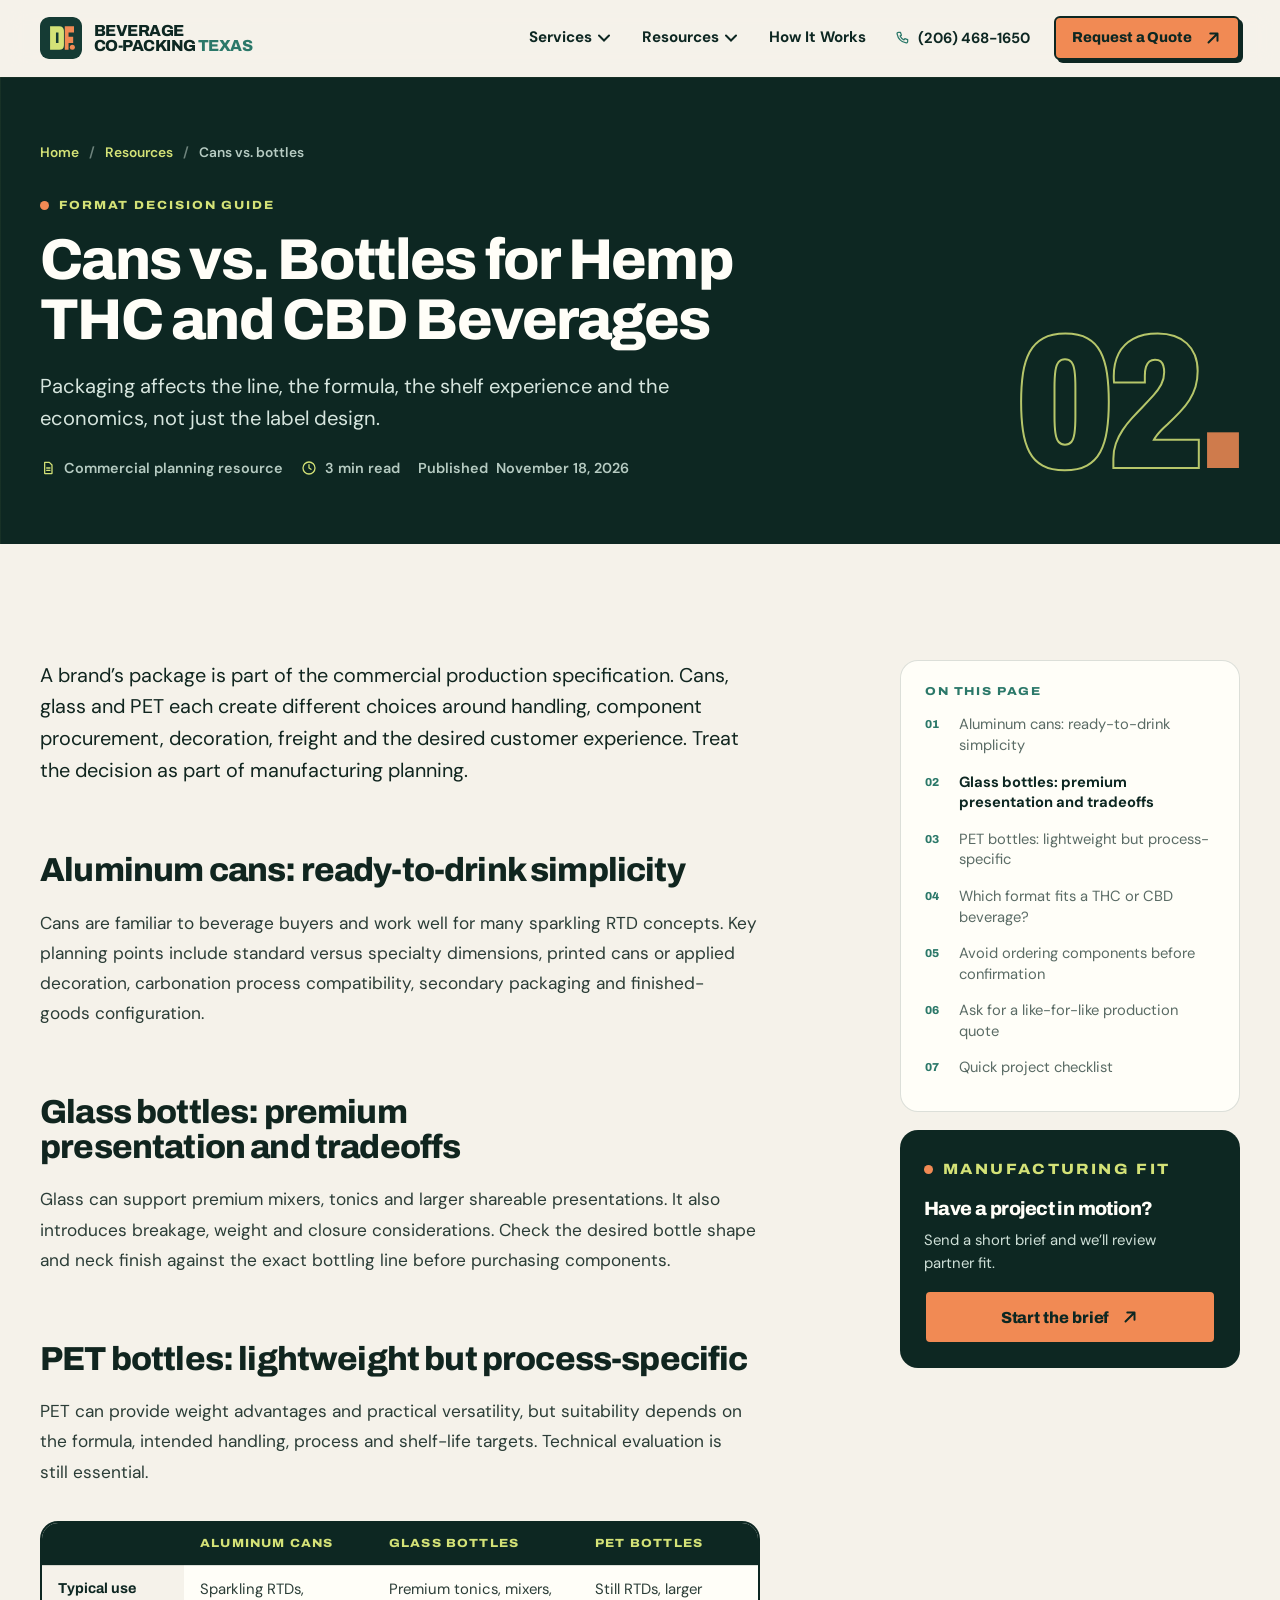
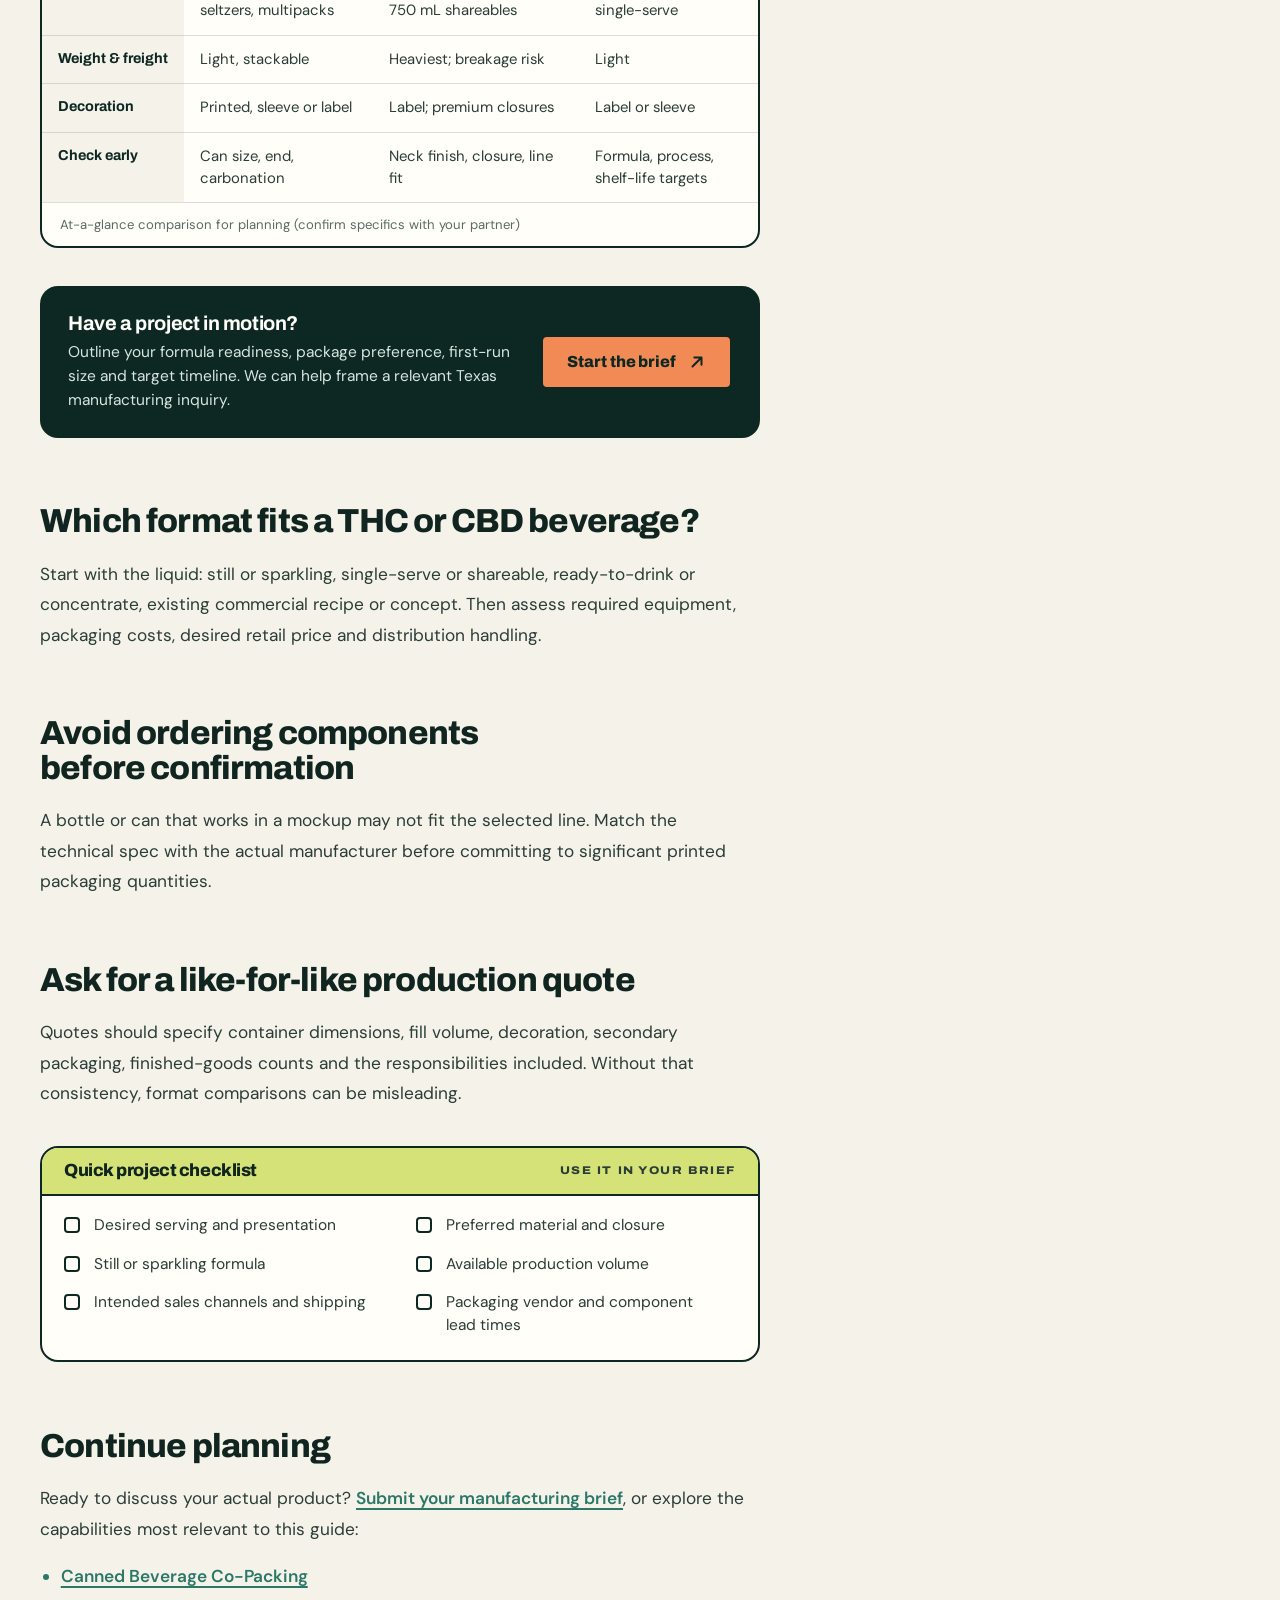
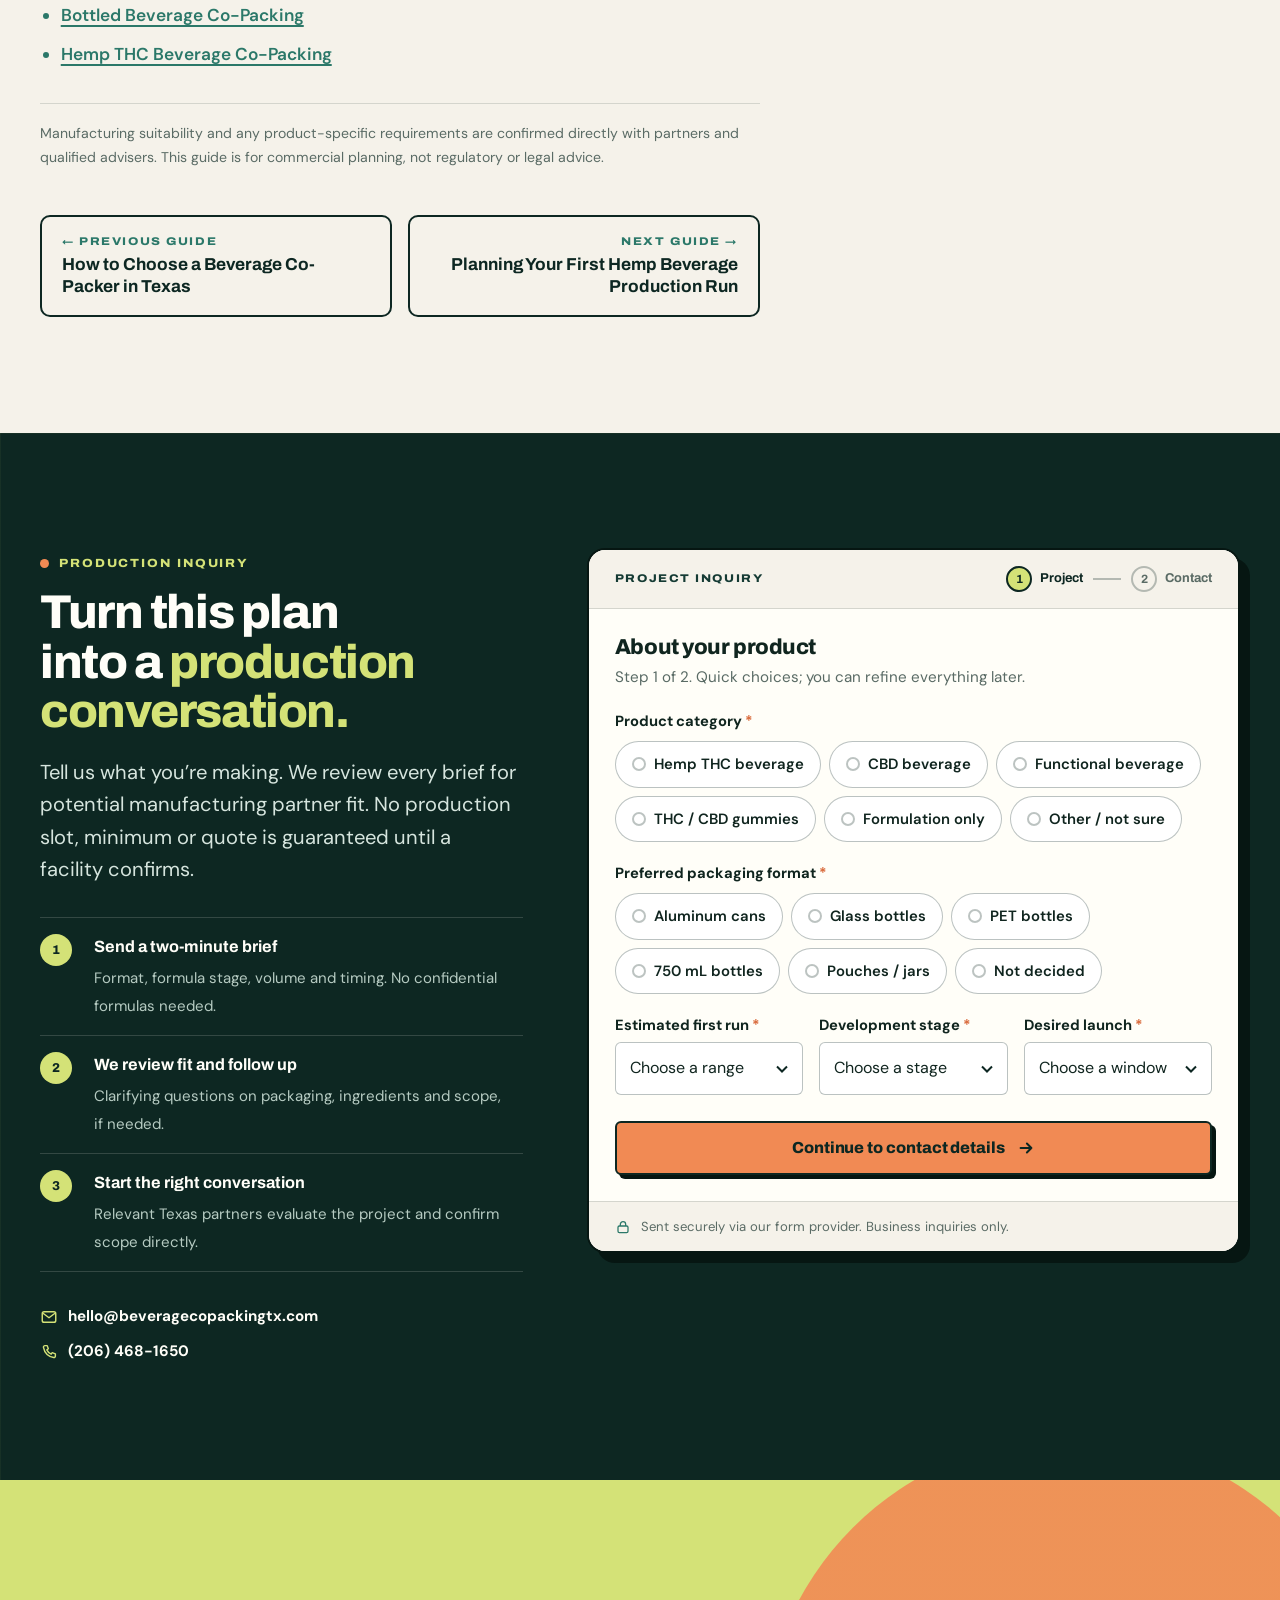
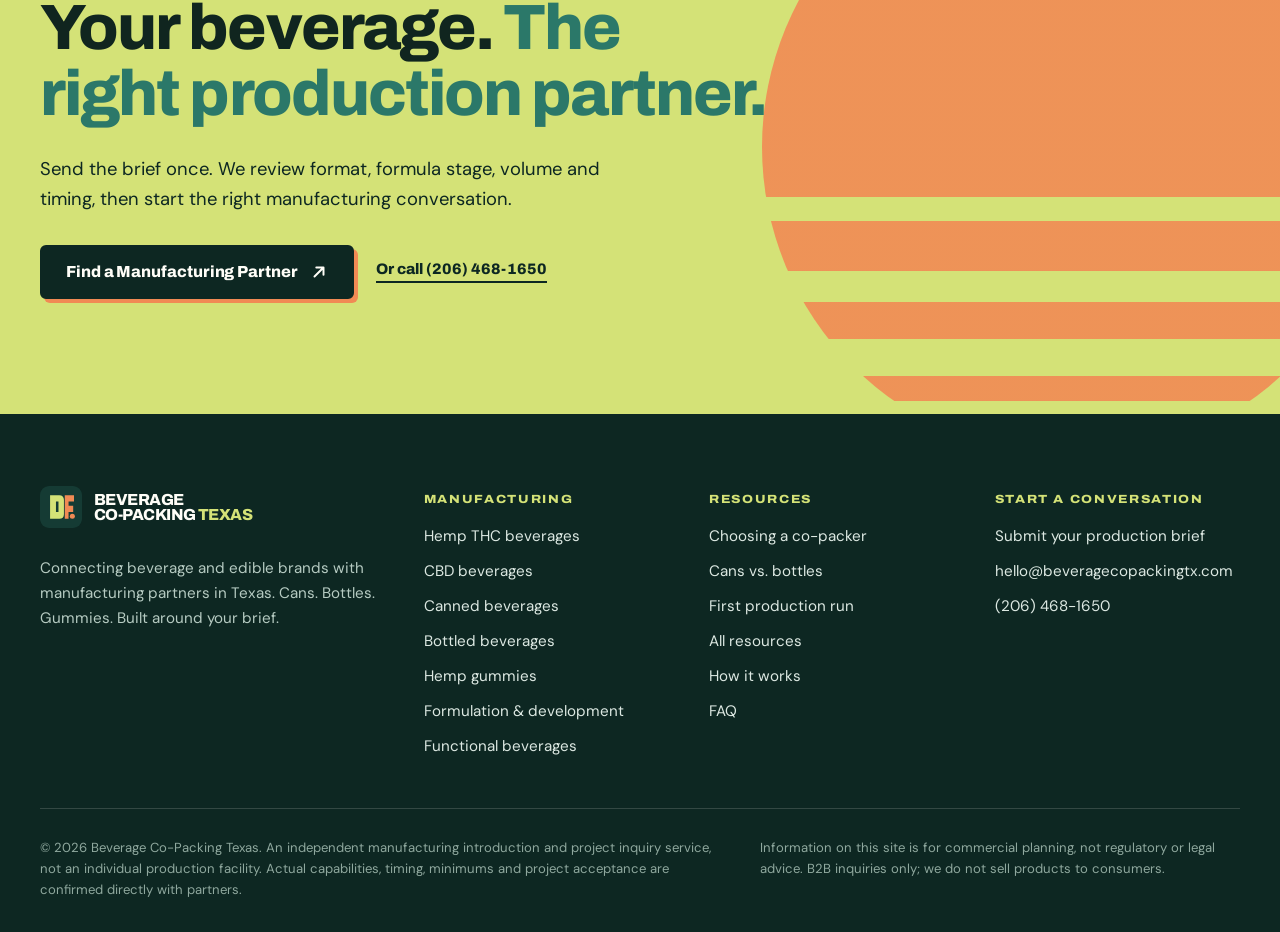
<file: resources/cans-vs-bottles.html>
<!doctype html>
<html lang="en">
<head>
<meta charset="utf-8">
<meta name="viewport" content="width=device-width, initial-scale=1">
<title>Cans vs. Bottles for Hemp THC and CBD Beverages | Beverage Co-Packing Texas</title>
<meta name="description" content="Compare aluminum cans, glass bottles and PET bottles for hemp-derived THC and CBD beverage concepts from a manufacturing and packaging perspective.">
<link rel="canonical" href="https://beveragecopackingtx.com/resources/cans-vs-bottles.html">
<meta name="robots" content="index,follow,max-image-preview:large">
<meta name="theme-color" content="#0D2722">
<meta property="og:type" content="article">
<meta property="og:locale" content="en_US">
<meta property="og:site_name" content="Beverage Co-Packing Texas">
<meta property="og:title" content="Cans vs. Bottles for Hemp THC and CBD Beverages">
<meta property="og:description" content="Compare aluminum cans, glass bottles and PET bottles for hemp-derived THC and CBD beverage concepts from a manufacturing and packaging perspective.">
<meta property="og:url" content="https://beveragecopackingtx.com/resources/cans-vs-bottles.html">
<meta property="og:image" content="https://beveragecopackingtx.com/assets/og-image.png">
<meta property="og:image:width" content="1200">
<meta property="og:image:height" content="630">
<meta property="og:image:alt" content="Beverage Co-Packing Texas: hemp THC, CBD, cans, bottles and gummies">
<meta property="article:published_time" content="2026-11-18">
<meta property="article:modified_time" content="2026-11-18">
<meta name="twitter:card" content="summary_large_image">
<meta name="twitter:title" content="Cans vs. Bottles for Hemp THC and CBD Beverages">
<meta name="twitter:description" content="Compare aluminum cans, glass bottles and PET bottles for hemp-derived THC and CBD beverage concepts from a manufacturing and packaging perspective.">
<meta name="twitter:image" content="https://beveragecopackingtx.com/assets/og-image.png">
<link rel="icon" href="/assets/favicon.svg" type="image/svg+xml">
<link rel="apple-touch-icon" href="/assets/apple-touch-icon.png">
<link rel="preconnect" href="https://fonts.googleapis.com">
<link rel="preconnect" href="https://fonts.gstatic.com" crossorigin>
<link rel="stylesheet" href="https://fonts.googleapis.com/css2?family=Archivo:wdth,wght@75..125,600..900&amp;family=DM+Sans:opsz,wght@9..40,400..700&amp;display=swap">
<link rel="stylesheet" href="/assets/style.css?v=6bac9b36f8">
<script>document.documentElement.classList.add('js')</script>
<script type="application/ld+json">{"@context":"https://schema.org","@graph":[{"@type":"Organization","@id":"https://beveragecopackingtx.com/#organization","name":"Beverage Co-Packing Texas","url":"https://beveragecopackingtx.com/","logo":{"@type":"ImageObject","url":"https://beveragecopackingtx.com/assets/logo-512.png","width":512,"height":512},"image":"https://beveragecopackingtx.com/assets/og-image.png","description":"Independent business-to-business introduction service connecting beverage and gummy brands with potential manufacturing partners in Texas.","email":"hello@beveragecopackingtx.com","telephone":"+12064681650","areaServed":{"@type":"State","name":"Texas"},"knowsAbout":["Hemp beverage co-packing","CBD beverage manufacturing","Canned beverage co-packing","Bottled beverage co-packing","Gummy manufacturing","Beverage formulation"]},{"@type":"Article","@id":"https://beveragecopackingtx.com/resources/cans-vs-bottles.html#article","headline":"Cans vs. Bottles for Hemp THC and CBD Beverages","description":"Compare aluminum cans, glass bottles and PET bottles for hemp-derived THC and CBD beverage concepts from a manufacturing and packaging perspective.","mainEntityOfPage":"https://beveragecopackingtx.com/resources/cans-vs-bottles.html","image":"https://beveragecopackingtx.com/assets/og-image.png","author":{"@id":"https://beveragecopackingtx.com/#organization"},"publisher":{"@id":"https://beveragecopackingtx.com/#organization"},"datePublished":"2026-11-18","dateModified":"2026-11-18","inLanguage":"en-US","articleSection":"Production planning","wordCount":275},{"@type":"BreadcrumbList","itemListElement":[{"@type":"ListItem","position":1,"name":"Home","item":"https://beveragecopackingtx.com/"},{"@type":"ListItem","position":2,"name":"Resources","item":"https://beveragecopackingtx.com/resources/"},{"@type":"ListItem","position":3,"name":"Cans vs. bottles","item":"https://beveragecopackingtx.com/resources/cans-vs-bottles.html"}]}]}</script>
</head>
<body>
<a class="skip-link" href="#main">Skip to main content</a>
<header class="site-header" id="top">
<div class="container header-inner">
<a class="brand" href="/" aria-label="Beverage Co-Packing Texas home"><img src="/assets/brand-mark.svg" alt="" width="42" height="42"><span class="brand-word" aria-hidden="true"><span>Beverage</span><span>Co-Packing <b>Texas</b></span></span></a>
<nav class="nav" aria-label="Primary">
<div class="nav-item" data-dropdown>
<button class="nav-link" type="button" aria-expanded="false" aria-controls="dd-services">Services <svg class="chev" viewBox="0 0 12 8" aria-hidden="true" focusable="false"><path d="M1 1.5 6 6.5l5-5" fill="none" stroke="currentColor" stroke-width="2" stroke-linecap="round"/></svg></button>
<div class="dropdown" id="dd-services" hidden>
<div class="dropdown-grid"><a class="dd-link" href="/hemp-beverage-co-packing.html"><span class="dd-num" aria-hidden="true">01</span><span class="dd-title">Hemp THC Beverage Co-Packing</span><span class="dd-desc">Seltzers, RTD alcohol alternatives and bottled infused drinks.</span></a><a class="dd-link" href="/cbd-beverage-manufacturing.html"><span class="dd-num" aria-hidden="true">02</span><span class="dd-title">CBD Beverage Manufacturing</span><span class="dd-desc">Sparkling CBD drinks, still tonics and bottled RTDs.</span></a><a class="dd-link" href="/canned-beverage-co-packing.html"><span class="dd-num" aria-hidden="true">03</span><span class="dd-title">Canned Beverage Co-Packing</span><span class="dd-desc">Slim, standard and tall cans, still or sparkling.</span></a><a class="dd-link" href="/bottled-beverage-co-packing.html"><span class="dd-num" aria-hidden="true">04</span><span class="dd-title">Bottled Beverage Co-Packing</span><span class="dd-desc">Glass, PET, shots and 750 mL shareable bottles.</span></a><a class="dd-link" href="/hemp-gummy-co-packing.html"><span class="dd-num" aria-hidden="true">05</span><span class="dd-title">Hemp Gummy Manufacturing</span><span class="dd-desc">THC and CBD gummies in pectin or gelatin, pouches or jars.</span></a><a class="dd-link" href="/beverage-formulation.html"><span class="dd-num" aria-hidden="true">06</span><span class="dd-title">Beverage Formulation & Development</span><span class="dd-desc">Concept briefs, bench formulas and scale-up to the line.</span></a><a class="dd-link" href="/functional-co-packing.html"><span class="dd-num" aria-hidden="true">07</span><span class="dd-title">Functional Beverage Co-Packing</span><span class="dd-desc">Botanical and functional RTDs in cans and bottles.</span></a></div>
<div class="dropdown-foot"><span>Not sure which fits? A brief is enough to start.</span><a href="#quote">Request a quote →</a></div>
</div>
</div>
<div class="nav-item" data-dropdown>
<button class="nav-link" type="button" aria-expanded="false" aria-controls="dd-resources">Resources <svg class="chev" viewBox="0 0 12 8" aria-hidden="true" focusable="false"><path d="M1 1.5 6 6.5l5-5" fill="none" stroke="currentColor" stroke-width="2" stroke-linecap="round"/></svg></button>
<div class="dropdown" id="dd-resources" hidden>
<div class="dropdown-grid one"><a class="dd-link" href="/resources/choosing-a-beverage-copacker.html"><span class="dd-num" aria-hidden="true">G1</span><span class="dd-title">How to Choose a Beverage Co-Packer in Texas</span><span class="dd-desc">Line fit, ownership, cost scope and the questions that matter.</span></a><a class="dd-link" href="/resources/cans-vs-bottles.html" aria-current="page"><span class="dd-num" aria-hidden="true">G2</span><span class="dd-title">Cans vs. Bottles for Hemp THC and CBD Beverages</span><span class="dd-desc">Compare formats from a manufacturing and distribution view.</span></a><a class="dd-link" href="/resources/launching-hemp-beverage.html"><span class="dd-num" aria-hidden="true">G3</span><span class="dd-title">Planning Your First Hemp Beverage Production Run</span><span class="dd-desc">Build a brief that saves time with every facility.</span></a></div>
<div class="dropdown-foot"><span>Production planning guides</span><a href="/resources/">All resources →</a></div>
</div>
</div>
<a class="nav-link" href="/#process">How It Works</a>
<a class="nav-phone" href="tel:+12064681650"><svg viewBox="0 0 24 24" aria-hidden="true" focusable="false"><path d="M6.6 3.5h3l1.5 4.2-2 1.4a12 12 0 0 0 5.8 5.8l1.4-2 4.2 1.5v3a2 2 0 0 1-2.2 2A17.5 17.5 0 0 1 4.6 5.7a2 2 0 0 1 2-2.2Z" fill="none" stroke="currentColor" stroke-width="1.9" stroke-linejoin="round"/></svg>(206) 468-1650</a>
<a class="btn btn-sm nav-cta" href="#quote" data-cta="header_quote">Request a Quote <svg viewBox="0 0 20 20" aria-hidden="true" focusable="false"><path d="M5 15 15 5M7 5h8v8" fill="none" stroke="currentColor" stroke-width="2.2" stroke-linecap="round" stroke-linejoin="round"/></svg></a>
</nav>
<a class="btn btn-sm header-quote" href="#quote" data-cta="header_quote_mobile">Get a Quote</a>
<button class="menu-toggle" type="button" aria-label="Menu" aria-expanded="false" aria-controls="drawer" aria-haspopup="dialog"><span class="menu-toggle-bars" aria-hidden="true"><span></span><span></span><span></span></span><span class="menu-word">Menu</span></button>
</div>
</header>
<main id="main">
<div class="reading-progress" data-reading-progress aria-hidden="true"></div>
<section class="page-hero dark deep grid-bg" aria-labelledby="page-title">
<div class="container guide-hero-grid"><div class="page-hero-copy" style="max-width:900px">
<nav class="breadcrumb" aria-label="Breadcrumb"><ol><li><a href="/">Home</a></li><li><a href="/resources/">Resources</a></li><li><span aria-current="page">Cans vs. bottles</span></li></ol></nav>
<p class="eyebrow">Format decision guide</p>
<h1 id="page-title">Cans vs. Bottles for Hemp THC and CBD Beverages</h1>
<p class="lead">Packaging affects the line, the formula, the shelf experience and the economics, not just the label design.</p>
<ul class="guide-info"><li><svg viewBox="0 0 24 24" aria-hidden="true" focusable="false"><path d="M7 3.5h7l4 4V20a.5.5 0 0 1-.5.5h-10A.5.5 0 0 1 7 20Z" fill="none" stroke="currentColor" stroke-width="1.9" stroke-linejoin="round"/><path d="M10 12h5M10 15.5h5" stroke="currentColor" stroke-width="1.9" stroke-linecap="round"/></svg>Commercial planning resource</li><li><svg viewBox="0 0 24 24" aria-hidden="true" focusable="false"><circle cx="12" cy="12" r="9" fill="none" stroke="currentColor" stroke-width="1.9"/><path d="M12 7v5l3 2" fill="none" stroke="currentColor" stroke-width="1.9" stroke-linecap="round"/></svg>3 min read</li><li>Published <time datetime="2026-11-18">November 18, 2026</time></li></ul>
</div><div class="guide-num" aria-hidden="true">02<span>.</span></div></div>
</section>
<section class="section"><div class="container content-layout"><article class="prose" data-article>
<p class="lead">A brand’s package is part of the commercial production specification. Cans, glass and PET each create different choices around handling, component procurement, decoration, freight and the desired customer experience. Treat the decision as part of manufacturing planning.</p>
<h2 id="aluminum-cans-ready-to-drink-simplicity">Aluminum cans: ready-to-drink simplicity</h2>
<p>Cans are familiar to beverage buyers and work well for many sparkling RTD concepts. Key planning points include standard versus specialty dimensions, printed cans or applied decoration, carbonation process compatibility, secondary packaging and finished-goods configuration.</p>
<h2 id="glass-bottles-premium-presentation-and-tradeoffs">Glass bottles: premium presentation and tradeoffs</h2>
<p>Glass can support premium mixers, tonics and larger shareable presentations. It also introduces breakage, weight and closure considerations. Check the desired bottle shape and neck finish against the exact bottling line before purchasing components.</p>
<h2 id="pet-bottles-lightweight-but-process-specific">PET bottles: lightweight but process-specific</h2>
<p>PET can provide weight advantages and practical versatility, but suitability depends on the formula, intended handling, process and shelf-life targets. Technical evaluation is still essential.</p>
<div class="table-wrap" role="region" aria-label="Format comparison" tabindex="0"><table class="compare"><caption>At-a-glance comparison for planning (confirm specifics with your partner)</caption><thead><tr><td></td><th scope="col">Aluminum cans</th><th scope="col">Glass bottles</th><th scope="col">PET bottles</th></tr></thead><tbody><tr><th scope="row">Typical use</th><td>Sparkling RTDs, seltzers, multipacks</td><td>Premium tonics, mixers, 750 mL shareables</td><td>Still RTDs, larger single-serve</td></tr><tr><th scope="row">Weight &amp; freight</th><td>Light, stackable</td><td>Heaviest; breakage risk</td><td>Light</td></tr><tr><th scope="row">Decoration</th><td>Printed, sleeve or label</td><td>Label; premium closures</td><td>Label or sleeve</td></tr><tr><th scope="row">Check early</th><td>Can size, end, carbonation</td><td>Neck finish, closure, line fit</td><td>Formula, process, shelf-life targets</td></tr></tbody></table></div>
<aside class="callout-box" aria-label="Request a quote"><div><h3>Have a project in motion?</h3><p>Outline your formula readiness, package preference, first-run size and target timeline. We can help frame a relevant Texas manufacturing inquiry.</p></div><a class="btn" href="#quote" data-cta="guide_inline">Start the brief <svg viewBox="0 0 20 20" aria-hidden="true" focusable="false"><path d="M5 15 15 5M7 5h8v8" fill="none" stroke="currentColor" stroke-width="2.2" stroke-linecap="round" stroke-linejoin="round"/></svg></a></aside>
<h2 id="which-format-fits-a-thc-or-cbd-beverage">Which format fits a THC or CBD beverage?</h2>
<p>Start with the liquid: still or sparkling, single-serve or shareable, ready-to-drink or concentrate, existing commercial recipe or concept. Then assess required equipment, packaging costs, desired retail price and distribution handling.</p>
<h2 id="avoid-ordering-components-before-confirmation">Avoid ordering components before confirmation</h2>
<p>A bottle or can that works in a mockup may not fit the selected line. Match the technical spec with the actual manufacturer before committing to significant printed packaging quantities.</p>
<h2 id="ask-for-a-like-for-like-production-quote">Ask for a like-for-like production quote</h2>
<p>Quotes should specify container dimensions, fill volume, decoration, secondary packaging, finished-goods counts and the responsibilities included. Without that consistency, format comparisons can be misleading.</p>
<div class="checklist"><div class="checklist-head"><h2 id="checklist">Quick project checklist</h2><span class="label">Use it in your brief</span></div><ul><li>Desired serving and presentation</li><li>Still or sparkling formula</li><li>Intended sales channels and shipping</li><li>Preferred material and closure</li><li>Available production volume</li><li>Packaging vendor and component lead times</li></ul></div>
<h2 id="continue-planning">Continue planning</h2>
<p>Ready to discuss your actual product? <a href="#quote">Submit your manufacturing brief</a>, or explore the capabilities most relevant to this guide:</p>
<ul><li><a href="/canned-beverage-co-packing.html">Canned Beverage Co-Packing</a></li><li><a href="/bottled-beverage-co-packing.html">Bottled Beverage Co-Packing</a></li><li><a href="/hemp-beverage-co-packing.html">Hemp THC Beverage Co-Packing</a></li></ul>
<p class="disclaimer">Manufacturing suitability and any product-specific requirements are confirmed directly with partners and qualified advisers. This guide is for commercial planning, not regulatory or legal advice.</p>
<nav class="pager" aria-label="More guides"><a class="prev" href="/resources/choosing-a-beverage-copacker.html"><span class="label">← Previous guide</span><strong>How to Choose a Beverage Co-Packer in Texas</strong></a><a class="next" href="/resources/launching-hemp-beverage.html"><span class="label">Next guide →</span><strong>Planning Your First Hemp Beverage Production Run</strong></a></nav>
</article><aside class="aside" aria-label="Guide navigation and next steps">
<nav class="aside-card toc-card" aria-label="On this page"><h2 class="label" style="color:var(--jade)">On this page</h2><div class="toc"><a href="#aluminum-cans-ready-to-drink-simplicity">Aluminum cans: ready-to-drink simplicity</a><a href="#glass-bottles-premium-presentation-and-tradeoffs">Glass bottles: premium presentation and tradeoffs</a><a href="#pet-bottles-lightweight-but-process-specific">PET bottles: lightweight but process-specific</a><a href="#which-format-fits-a-thc-or-cbd-beverage">Which format fits a THC or CBD beverage?</a><a href="#avoid-ordering-components-before-confirmation">Avoid ordering components before confirmation</a><a href="#ask-for-a-like-for-like-production-quote">Ask for a like-for-like production quote</a><a href="#checklist">Quick project checklist</a></div></nav>
<div class="aside-card quote"><p class="eyebrow">Manufacturing fit</p><h2>Have a project in motion?</h2><p>Send a short brief and we’ll review partner fit.</p><a class="btn btn-block" href="#quote" data-cta="guide_aside">Start the brief <svg viewBox="0 0 20 20" aria-hidden="true" focusable="false"><path d="M5 15 15 5M7 5h8v8" fill="none" stroke="currentColor" stroke-width="2.2" stroke-linecap="round" stroke-linejoin="round"/></svg></a></div>
</aside></div></section>
<section class="section inquiry dark deep grid-bg" id="quote" aria-labelledby="quote-title">
<div class="container inquiry-layout">
<div class="inquiry-copy" data-reveal>
<p class="eyebrow">Production inquiry</p>
<h2 id="quote-title">Turn this plan into a <em>production conversation.</em></h2>
<p class="lead">Tell us what you’re making. We review every brief for potential manufacturing partner fit. No production slot, minimum or quote is guaranteed until a facility confirms.</p>
<ol class="next-steps">
<li><b>1</b><div><strong>Send a two-minute brief</strong><span>Format, formula stage, volume and timing. No confidential formulas needed.</span></div></li>
<li><b>2</b><div><strong>We review fit and follow up</strong><span>Clarifying questions on packaging, ingredients and scope, if needed.</span></div></li>
<li><b>3</b><div><strong>Start the right conversation</strong><span>Relevant Texas partners evaluate the project and confirm scope directly.</span></div></li>
</ol>
<div class="contact-alt"><a href="mailto:hello@beveragecopackingtx.com"><svg viewBox="0 0 24 24" aria-hidden="true" focusable="false"><rect x="3" y="5" width="18" height="14" rx="2.5" fill="none" stroke="currentColor" stroke-width="1.9"/><path d="m4 7 8 6 8-6" fill="none" stroke="currentColor" stroke-width="1.9" stroke-linejoin="round"/></svg>hello@beveragecopackingtx.com</a><a href="tel:+12064681650"><svg viewBox="0 0 24 24" aria-hidden="true" focusable="false"><path d="M6.6 3.5h3l1.5 4.2-2 1.4a12 12 0 0 0 5.8 5.8l1.4-2 4.2 1.5v3a2 2 0 0 1-2.2 2A17.5 17.5 0 0 1 4.6 5.7a2 2 0 0 1 2-2.2Z" fill="none" stroke="currentColor" stroke-width="1.9" stroke-linejoin="round"/></svg>(206) 468-1650</a></div>
</div>
<div class="form-card" data-reveal data-reveal-delay="1">
<div class="form-top"><span class="label">Project inquiry</span><div class="progress no-js-hide" aria-hidden="true"><span class="progress-step is-active" data-progress="1"><i>1</i><b>Project</b></span><span class="progress-bar"></span><span class="progress-step" data-progress="2"><i>2</i><b>Contact</b></span></div></div>
<form class="lead-form" id="lead-form" action="https://api.web3forms.com/submit" method="POST" data-source="guide-cans-vs-bottles">
<input type="hidden" name="access_key" value="a5dfcbbe-ee86-4558-9092-451ed52d85f4">
<input type="hidden" name="subject" value="New Beverage Co-Packing Texas manufacturing inquiry">
<input type="hidden" name="from_name" value="Beverage Co-Packing Texas website">
<input type="hidden" name="redirect" value="https://beveragecopackingtx.com/thank-you.html">
<input type="hidden" name="form_source" value="guide-cans-vs-bottles">
<div class="hp" aria-hidden="true"><label>Leave this box unchecked <input type="checkbox" name="botcheck" tabindex="-1" autocomplete="off"></label></div>
<p class="sr-only" aria-live="polite" data-step-status></p>

<fieldset class="form-step" data-step="1" data-active="true">
<legend class="step-legend" tabindex="-1">About your product</legend>
<p class="step-intro">Step 1 of 2. Quick choices; you can refine everything later.</p>
<fieldset class="choice-group" data-group="product_type" aria-describedby="product_type-err">
<legend class="group-label">Product category <span class="req" aria-hidden="true">*</span><span class="sr-only">(required)</span></legend>
<div class="choices"><label class="choice"><input type="radio" name="product_type" value="Hemp THC beverage" required aria-describedby="product_type-err"><span>Hemp THC beverage</span></label><label class="choice"><input type="radio" name="product_type" value="CBD beverage" aria-describedby="product_type-err"><span>CBD beverage</span></label><label class="choice"><input type="radio" name="product_type" value="Functional beverage" aria-describedby="product_type-err"><span>Functional beverage</span></label><label class="choice"><input type="radio" name="product_type" value="Hemp THC/CBD gummies" aria-describedby="product_type-err"><span>THC / CBD gummies</span></label><label class="choice"><input type="radio" name="product_type" value="Formulation / product development" aria-describedby="product_type-err"><span>Formulation only</span></label><label class="choice"><input type="radio" name="product_type" value="Other / unsure" aria-describedby="product_type-err"><span>Other / not sure</span></label></div>
<p class="field-error" id="product_type-err" hidden></p>
</fieldset>
<fieldset class="choice-group" data-group="packaging" aria-describedby="packaging-err">
<legend class="group-label">Preferred packaging format <span class="req" aria-hidden="true">*</span><span class="sr-only">(required)</span></legend>
<div class="choices"><label class="choice"><input type="radio" name="packaging" value="Aluminum cans" required aria-describedby="packaging-err"><span>Aluminum cans</span></label><label class="choice"><input type="radio" name="packaging" value="Glass bottles" aria-describedby="packaging-err"><span>Glass bottles</span></label><label class="choice"><input type="radio" name="packaging" value="PET bottles" aria-describedby="packaging-err"><span>PET bottles</span></label><label class="choice"><input type="radio" name="packaging" value="750 mL bottles" aria-describedby="packaging-err"><span>750 mL bottles</span></label><label class="choice"><input type="radio" name="packaging" value="Gummy pouches or jars" aria-describedby="packaging-err"><span>Pouches / jars</span></label><label class="choice"><input type="radio" name="packaging" value="Undecided" aria-describedby="packaging-err"><span>Not decided</span></label></div>
<p class="field-error" id="packaging-err" hidden></p>
</fieldset>
<div class="field-row three">
<div class="field"><label for="f-volume">Estimated first run <span class="req" aria-hidden="true">*</span></label><select id="f-volume" name="volume" required aria-describedby="f-volume-err"><option value="">Choose a range</option><option>Under 5,000 units</option><option>5,000–24,999 units</option><option>25,000–99,999 units</option><option>100,000+ units</option><option>Need guidance</option></select><p class="field-error" id="f-volume-err" hidden></p></div>
<div class="field"><label for="f-stage">Development stage <span class="req" aria-hidden="true">*</span></label><select id="f-stage" name="stage" required aria-describedby="f-stage-err"><option value="">Choose a stage</option><option>Idea / early concept</option><option>Developing formula</option><option>Production-ready formula</option><option>Existing brand scaling</option></select><p class="field-error" id="f-stage-err" hidden></p></div>
<div class="field"><label for="f-timeline">Desired launch <span class="req" aria-hidden="true">*</span></label><select id="f-timeline" name="timeline" required aria-describedby="f-timeline-err"><option value="">Choose a window</option><option>Within 3 months</option><option>3–6 months</option><option>6–12 months</option><option>12+ months / exploring</option></select><p class="field-error" id="f-timeline-err" hidden></p></div>
</div>
<div class="form-nav no-js-hide"><button class="btn btn-block" type="button" data-next>Continue to contact details <svg viewBox="0 0 20 20" aria-hidden="true" focusable="false"><path d="M4 10h12M11 5l5 5-5 5" fill="none" stroke="currentColor" stroke-width="2.2" stroke-linecap="round" stroke-linejoin="round"/></svg></button></div>
</fieldset>

<fieldset class="form-step" data-step="2" data-active="false">
<legend class="step-legend" tabindex="-1">Where should we reply?</legend>
<p class="step-intro">Step 2 of 2. We use these details only to follow up on this inquiry.</p>
<div class="field-row">
<div class="field"><label for="f-name">Full name <span class="req" aria-hidden="true">*</span></label><input id="f-name" name="name" autocomplete="name" required maxlength="120" aria-describedby="f-name-err"><p class="field-error" id="f-name-err" hidden></p></div>
<div class="field"><label for="f-company">Company or brand <span class="req" aria-hidden="true">*</span></label><input id="f-company" name="company" autocomplete="organization" required maxlength="150" aria-describedby="f-company-err"><p class="field-error" id="f-company-err" hidden></p></div>
</div>
<div class="field-row">
<div class="field"><label for="f-email">Business email <span class="req" aria-hidden="true">*</span></label><input id="f-email" type="email" name="email" autocomplete="email" inputmode="email" required maxlength="200" spellcheck="false" placeholder="you@company.com" aria-describedby="f-email-hint f-email-err"><p class="hint" id="f-email-hint">We reply here. A company domain helps us route your brief.</p><p class="field-error" id="f-email-err" hidden></p></div>
<div class="field"><label for="f-phone">Phone <span class="opt">(optional)</span></label><input id="f-phone" type="tel" name="phone" autocomplete="tel" inputmode="tel" maxlength="35" placeholder="(555) 555-0123" aria-describedby="f-phone-hint f-phone-err"><p class="hint" id="f-phone-hint">For a quicker follow-up call, if you prefer.</p><p class="field-error" id="f-phone-err" hidden></p></div>
</div>
<div class="field"><label for="f-website">Company website <span class="opt">(optional)</span></label><input id="f-website" type="text" name="website" autocomplete="url" inputmode="url" spellcheck="false" maxlength="255" placeholder="yourbrand.com" aria-describedby="f-website-err"><p class="field-error" id="f-website-err" hidden></p></div>
<div class="field"><label for="f-message">Project details <span class="opt">(optional)</span></label><textarea id="f-message" name="message" rows="4" maxlength="2500" placeholder="Flavor direction, ingredients, formula ownership, target channels, packaging you already have…" aria-describedby="f-message-hint f-message-err"></textarea><p class="hint" id="f-message-hint">Please don’t include confidential formulas at this stage.</p><p class="field-error" id="f-message-err" hidden></p></div>
<p class="consent">By submitting, you agree we may contact you about this inquiry and share relevant project details with potential manufacturing partners.</p>
<div class="form-nav"><button class="btn-back no-js-hide" type="button" data-back><svg viewBox="0 0 20 20" aria-hidden="true" focusable="false"><path d="M16 10H4M9 5l-5 5 5 5" fill="none" stroke="currentColor" stroke-width="2.2" stroke-linecap="round" stroke-linejoin="round"/></svg>Back</button><button class="btn" type="submit" data-submit><span data-submit-label>Send project brief</span> <svg viewBox="0 0 20 20" aria-hidden="true" focusable="false"><path d="M5 15 15 5M7 5h8v8" fill="none" stroke="currentColor" stroke-width="2.2" stroke-linecap="round" stroke-linejoin="round"/></svg></button></div>
</fieldset>
<div class="form-alert" role="alert" data-form-alert hidden></div>
</form>
<div class="form-success" data-form-success hidden>
<div class="success-badge"><svg viewBox="0 0 24 24" aria-hidden="true" focusable="false"><path d="m5 12.5 4.5 4.5L19 7" fill="none" stroke="currentColor" stroke-width="2.6" stroke-linecap="round" stroke-linejoin="round"/></svg></div>
<h3 tabindex="-1">Brief received. Thank you.</h3>
<p>Our form provider confirmed delivery of your project brief. We’ll review it for manufacturing partner fit and follow up at the email you provided.</p>
<div class="summary" data-summary></div>
<p class="small muted">While you wait: <a href="/resources/choosing-a-beverage-copacker.html">How to choose a beverage co-packer in Texas</a>.</p>
</div>
<div class="form-foot"><svg viewBox="0 0 24 24" aria-hidden="true" focusable="false"><rect x="4.5" y="10.5" width="15" height="10" rx="2" fill="none" stroke="currentColor" stroke-width="1.9"/><path d="M8 10.5V8a4 4 0 0 1 8 0v2.5" fill="none" stroke="currentColor" stroke-width="1.9"/></svg><span>Sent securely via our form provider. Business inquiries only.</span></div>
</div>
</div>
</section>
<section class="final-cta" aria-labelledby="final-cta-title">
<div class="container final-inner" data-reveal>
<h2 id="final-cta-title">Your beverage. <em>The right production partner.</em></h2>
<p>Send the brief once. We review format, formula stage, volume and timing, then start the right manufacturing conversation.</p>
<div class="actions"><a class="btn" href="#quote" data-cta="final_cta">Find a Manufacturing Partner <svg viewBox="0 0 20 20" aria-hidden="true" focusable="false"><path d="M5 15 15 5M7 5h8v8" fill="none" stroke="currentColor" stroke-width="2.2" stroke-linecap="round" stroke-linejoin="round"/></svg></a><a class="link-arrow" href="tel:+12064681650">Or call (206) 468-1650</a></div>
</div>
</section>
</main>
<footer class="footer">
<div class="container footer-top">
<div><a class="brand" href="/" aria-label="Beverage Co-Packing Texas home"><img src="/assets/brand-mark.svg" alt="" width="42" height="42"><span class="brand-word" aria-hidden="true"><span>Beverage</span><span>Co-Packing <b>Texas</b></span></span></a><p class="footer-intro">Connecting beverage and edible brands with manufacturing partners in Texas. Cans. Bottles. Gummies. Built around your brief.</p></div>
<div><h2>Manufacturing</h2><ul><li><a href="/hemp-beverage-co-packing.html">Hemp THC beverages</a></li><li><a href="/cbd-beverage-manufacturing.html">CBD beverages</a></li><li><a href="/canned-beverage-co-packing.html">Canned beverages</a></li><li><a href="/bottled-beverage-co-packing.html">Bottled beverages</a></li><li><a href="/hemp-gummy-co-packing.html">Hemp gummies</a></li><li><a href="/beverage-formulation.html">Formulation & development</a></li><li><a href="/functional-co-packing.html">Functional beverages</a></li></ul></div>
<div><h2>Resources</h2><ul><li><a href="/resources/choosing-a-beverage-copacker.html">Choosing a co-packer</a></li><li><a href="/resources/cans-vs-bottles.html">Cans vs. bottles</a></li><li><a href="/resources/launching-hemp-beverage.html">First production run</a></li><li><a href="/resources/">All resources</a></li><li><a href="/#process">How it works</a></li><li><a href="/#faq">FAQ</a></li></ul></div>
<div><h2>Start a conversation</h2><ul><li><a href="#quote">Submit your production brief</a></li><li><a href="mailto:hello@beveragecopackingtx.com">hello@beveragecopackingtx.com</a></li><li><a href="tel:+12064681650">(206) 468-1650</a></li></ul></div>
</div>
<div class="container footer-bottom">
<p>© <span data-year>2026</span> Beverage Co-Packing Texas. An independent manufacturing introduction and project inquiry service, not an individual production facility. Actual capabilities, timing, minimums and project acceptance are confirmed directly with partners.</p>
<p>Information on this site is for commercial planning, not regulatory or legal advice. B2B inquiries only; we do not sell products to consumers.</p>
</div>
</footer>
<div class="drawer" id="drawer" role="dialog" aria-modal="true" aria-label="Site menu" hidden>
<div class="drawer-backdrop" data-drawer-close></div>
<div class="drawer-panel">
<div class="drawer-head"><a class="brand" href="/" aria-label="Beverage Co-Packing Texas home" tabindex="-1"><img src="/assets/brand-mark.svg" alt="" width="42" height="42"><span class="brand-word" aria-hidden="true"><span>Beverage</span><span>Co-Packing <b>Texas</b></span></span></a><button class="drawer-close" type="button" data-drawer-close aria-label="Close menu"><svg viewBox="0 0 20 20" aria-hidden="true" focusable="false"><path d="m4 4 12 12M16 4 4 16" stroke="currentColor" stroke-width="2.2" stroke-linecap="round"/></svg></button></div>
<div class="drawer-body">
<div class="drawer-section"><button class="drawer-toggle" type="button" aria-expanded="false" aria-controls="dr-services">Services <svg class="chev" viewBox="0 0 12 8" aria-hidden="true" focusable="false"><path d="M1 1.5 6 6.5l5-5" fill="none" stroke="currentColor" stroke-width="2" stroke-linecap="round"/></svg></button><div class="drawer-sub" id="dr-services" hidden><a href="/hemp-beverage-co-packing.html">Hemp THC Beverage Co-Packing</a><a href="/cbd-beverage-manufacturing.html">CBD Beverage Manufacturing</a><a href="/canned-beverage-co-packing.html">Canned Beverage Co-Packing</a><a href="/bottled-beverage-co-packing.html">Bottled Beverage Co-Packing</a><a href="/hemp-gummy-co-packing.html">Hemp Gummy Manufacturing</a><a href="/beverage-formulation.html">Beverage Formulation & Development</a><a href="/functional-co-packing.html">Functional Beverage Co-Packing</a></div></div>
<div class="drawer-section"><button class="drawer-toggle" type="button" aria-expanded="true" aria-controls="dr-resources">Resources <svg class="chev" viewBox="0 0 12 8" aria-hidden="true" focusable="false"><path d="M1 1.5 6 6.5l5-5" fill="none" stroke="currentColor" stroke-width="2" stroke-linecap="round"/></svg></button><div class="drawer-sub" id="dr-resources"><a href="/resources/choosing-a-beverage-copacker.html">Choosing a co-packer</a><a href="/resources/cans-vs-bottles.html" aria-current="page">Cans vs. bottles</a><a href="/resources/launching-hemp-beverage.html">First production run</a><a href="/resources/">All resources</a></div></div>
<div class="drawer-section"><a class="drawer-link" href="/#process">How It Works</a></div>
<div class="drawer-section"><a class="drawer-link" href="/#faq">FAQ</a></div>
</div>
<div class="drawer-foot">
<a class="btn btn-block" href="#quote" data-cta="drawer_quote">Request a Quote <svg viewBox="0 0 20 20" aria-hidden="true" focusable="false"><path d="M5 15 15 5M7 5h8v8" fill="none" stroke="currentColor" stroke-width="2.2" stroke-linecap="round" stroke-linejoin="round"/></svg></a>
<a href="tel:+12064681650">(206) 468-1650</a>
<a href="mailto:hello@beveragecopackingtx.com">hello@beveragecopackingtx.com</a>
</div>
</div>
</div>
<div class="mobile-cta" data-mobile-cta aria-hidden="true"><a class="btn" href="#quote" tabindex="-1" data-cta="sticky_quote">Request a Quote <svg viewBox="0 0 20 20" aria-hidden="true" focusable="false"><path d="M5 15 15 5M7 5h8v8" fill="none" stroke="currentColor" stroke-width="2.2" stroke-linecap="round" stroke-linejoin="round"/></svg></a><a class="call" href="tel:+12064681650" tabindex="-1" aria-label="Call (206) 468-1650"><svg viewBox="0 0 24 24" aria-hidden="true" focusable="false"><path d="M6.6 3.5h3l1.5 4.2-2 1.4a12 12 0 0 0 5.8 5.8l1.4-2 4.2 1.5v3a2 2 0 0 1-2.2 2A17.5 17.5 0 0 1 4.6 5.7a2 2 0 0 1 2-2.2Z" fill="none" stroke="currentColor" stroke-width="1.9" stroke-linejoin="round"/></svg></a></div>
<script src="/assets/config.js?v=28feb0f563"></script>
<script src="/assets/site.js?v=f57e12b3c7" defer></script>
</body>
</html>
</file>
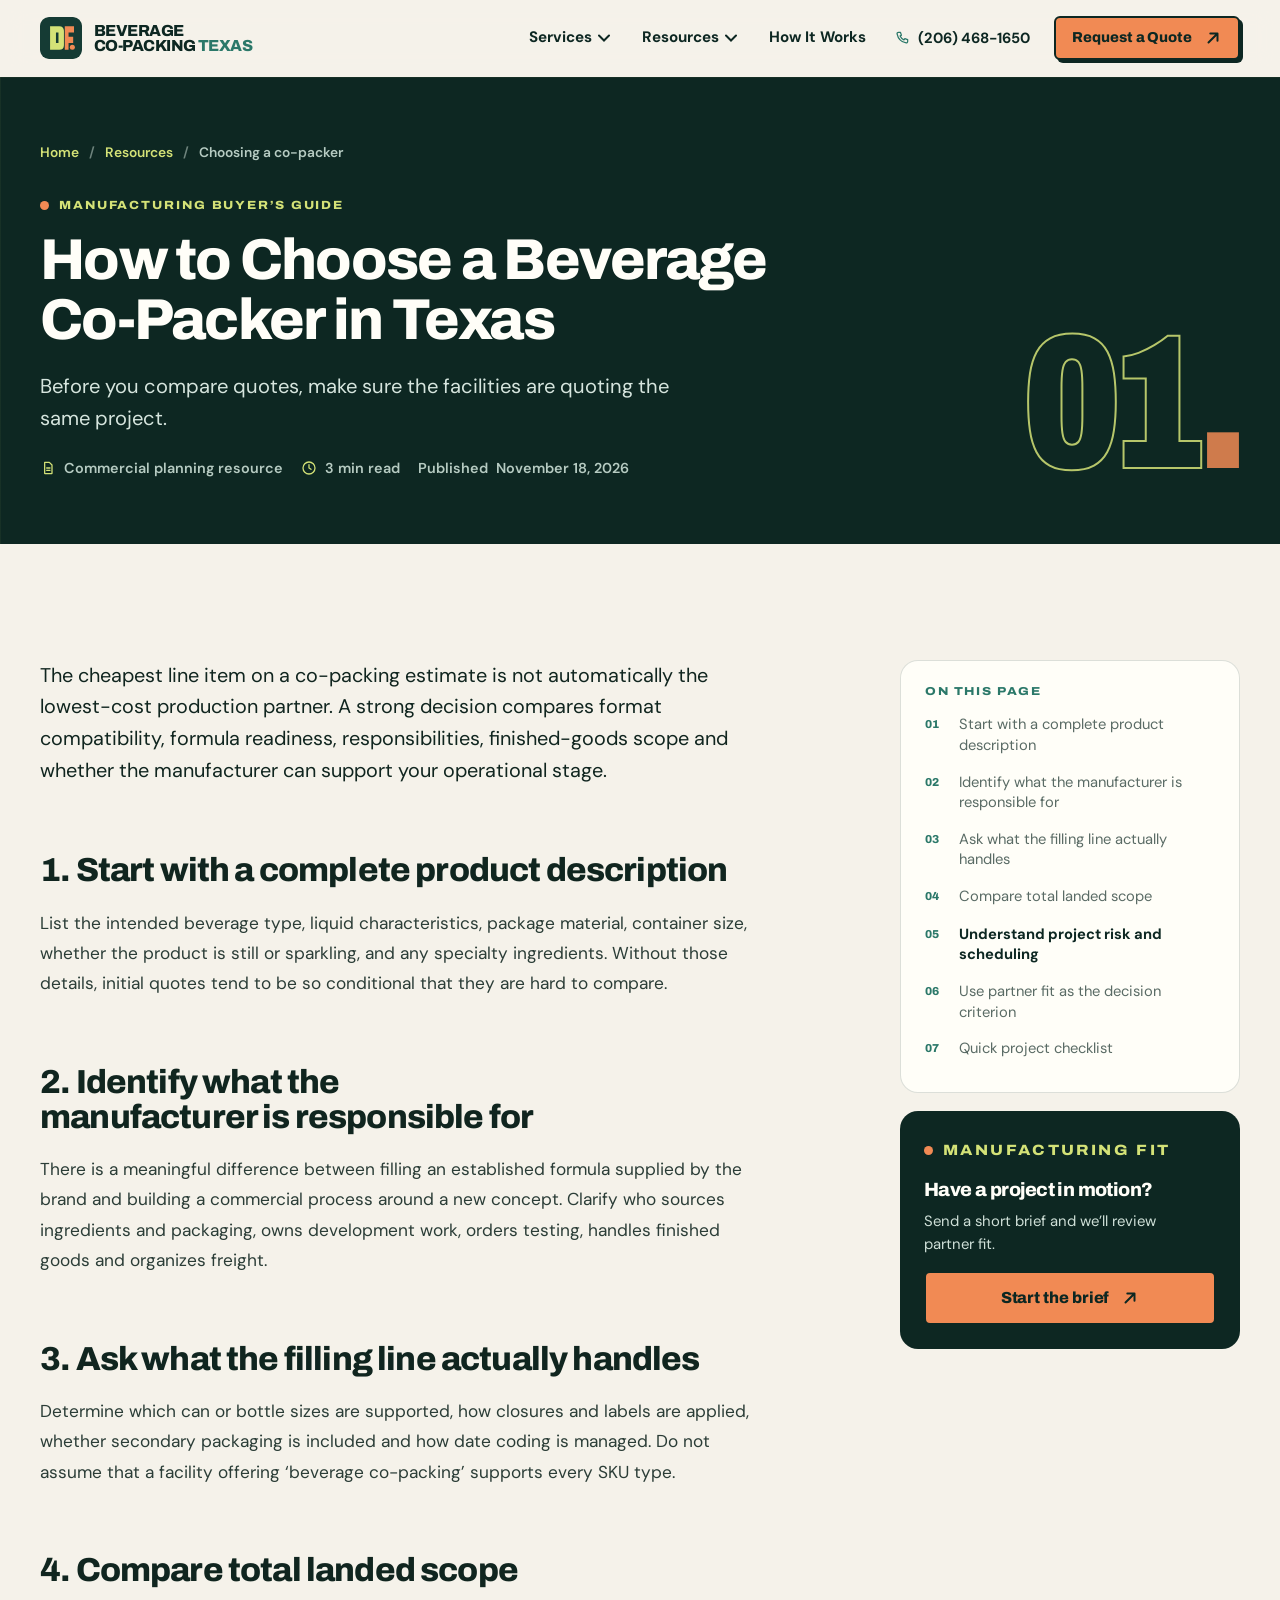
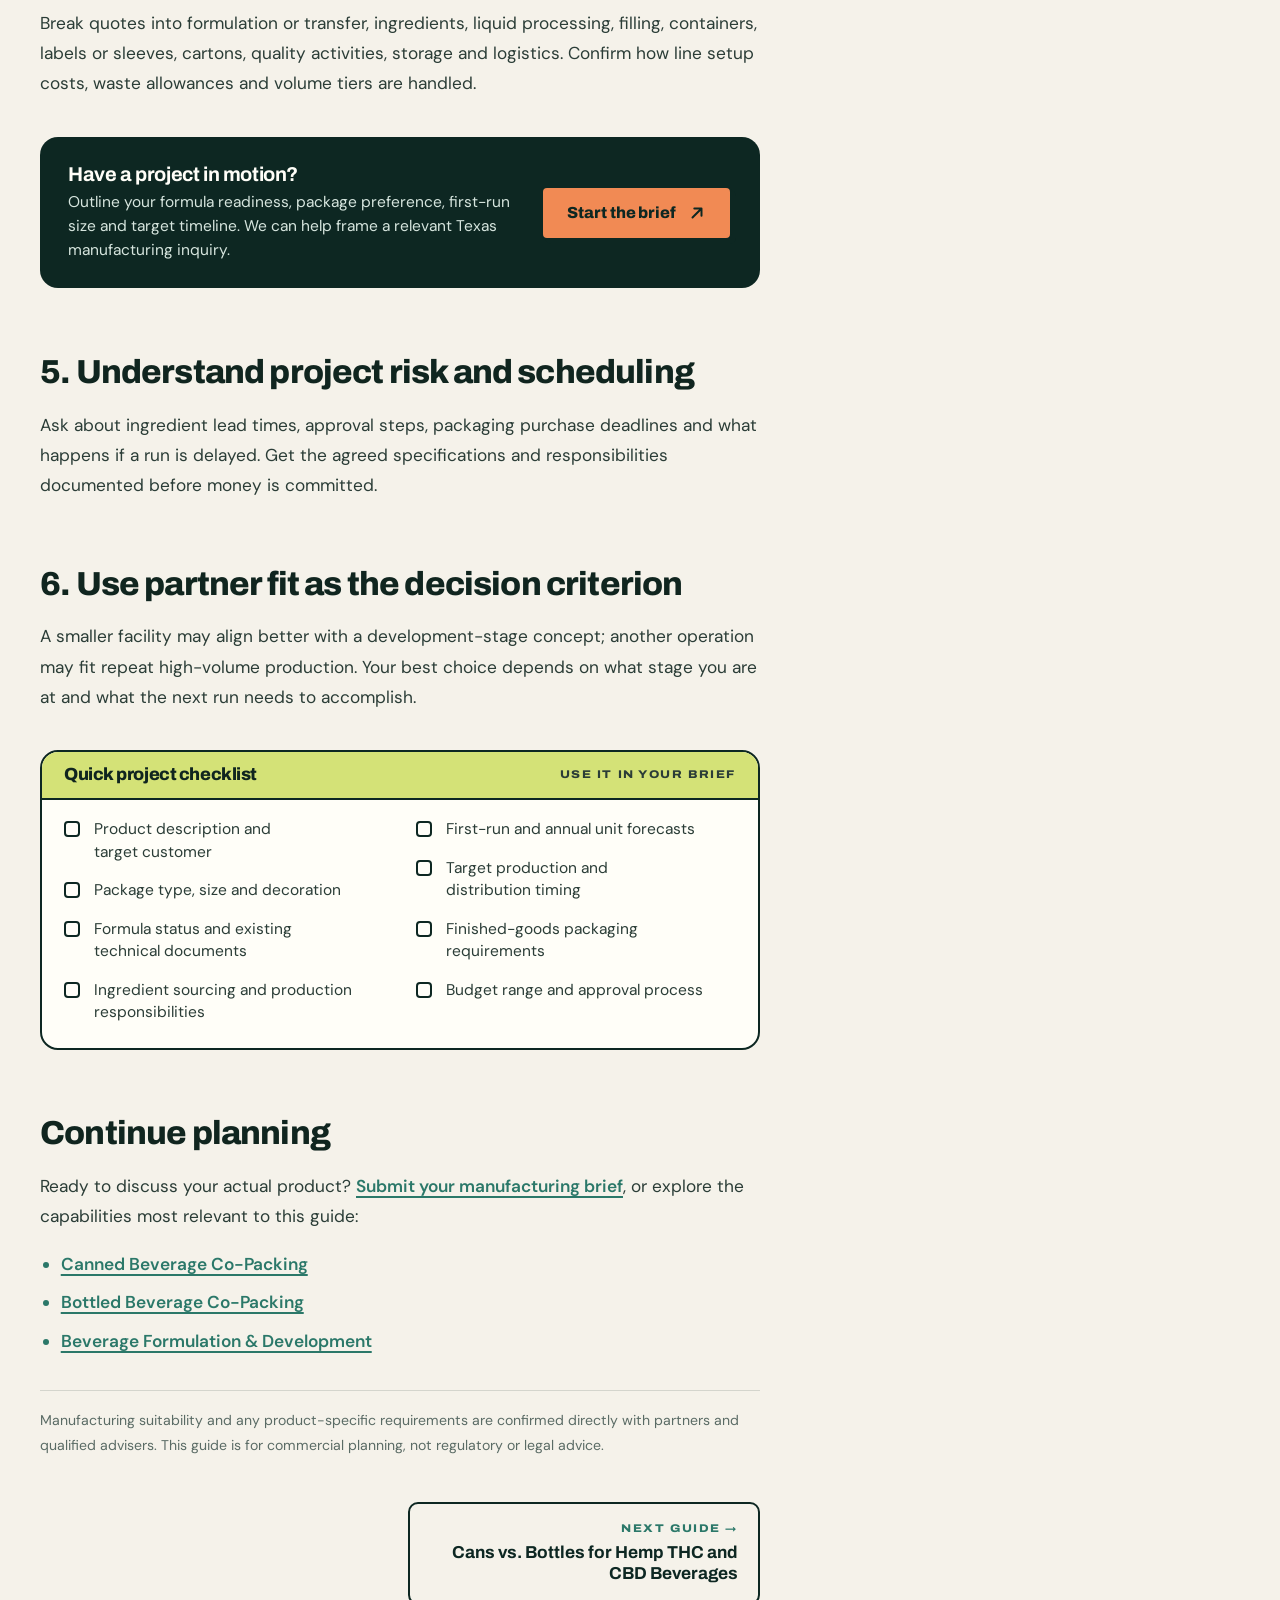
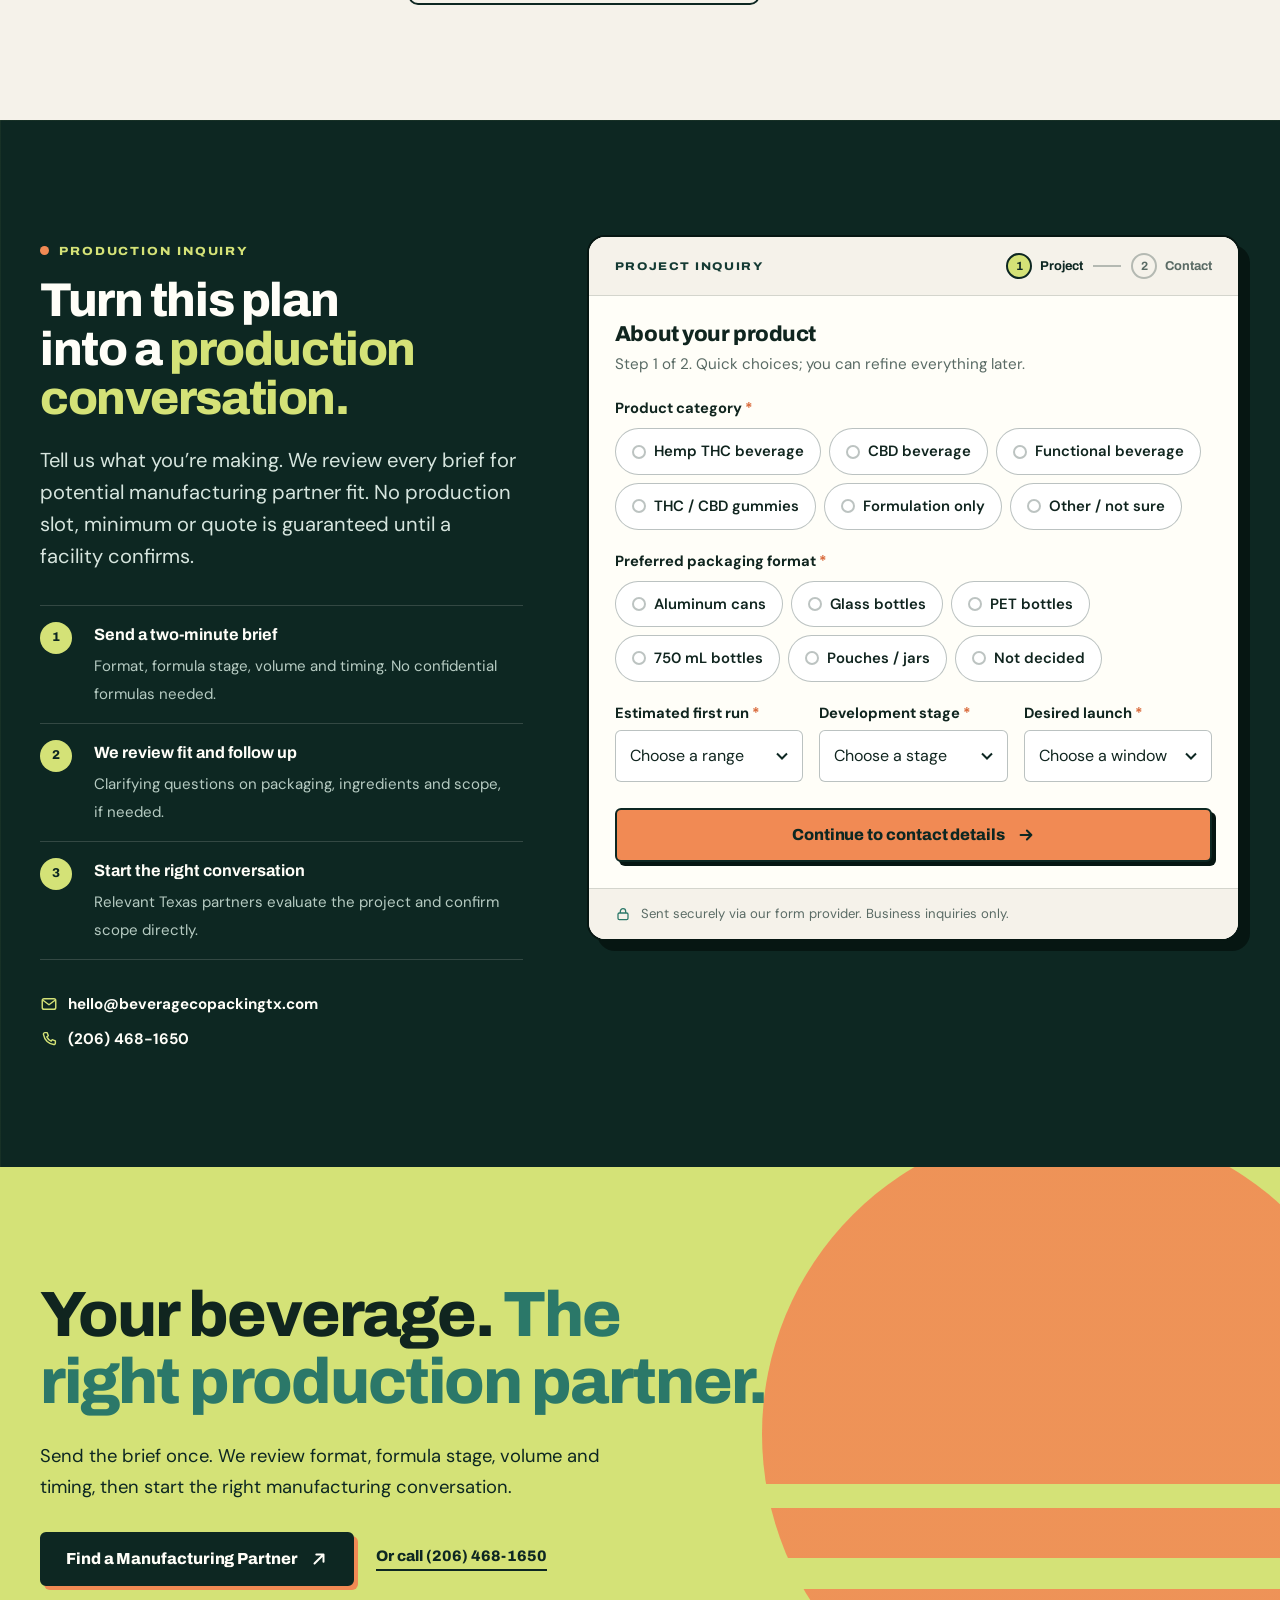
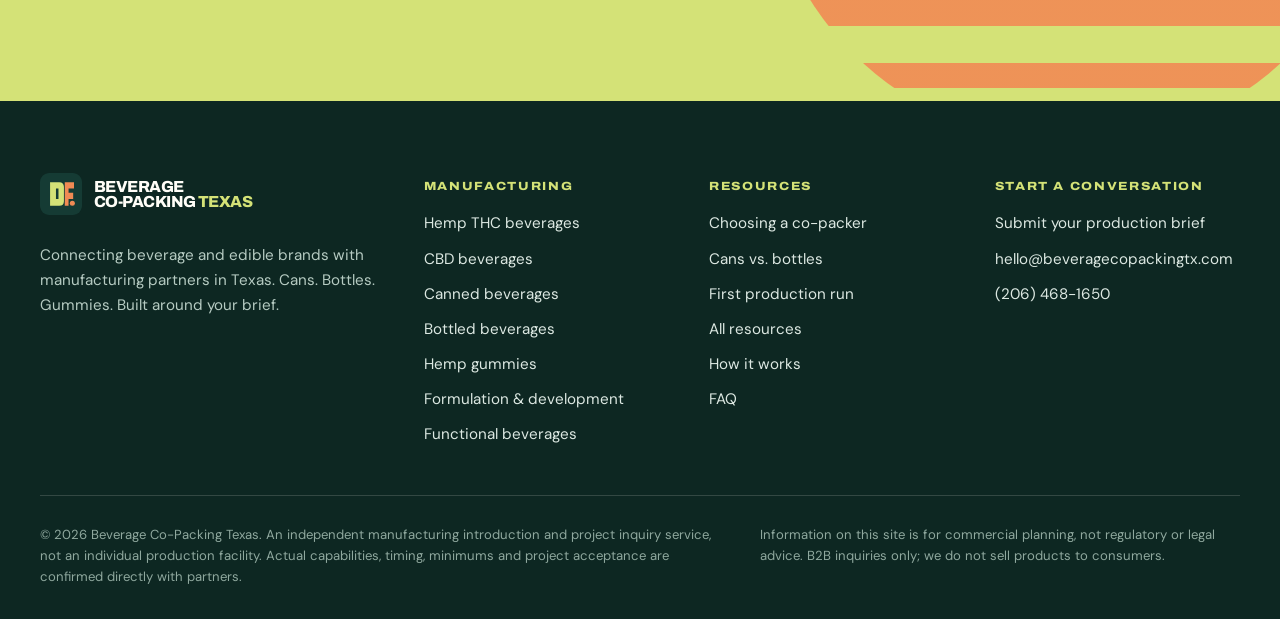
<file: resources/choosing-a-beverage-copacker.html>
<!doctype html>
<html lang="en">
<head>
<meta charset="utf-8">
<meta name="viewport" content="width=device-width, initial-scale=1">
<title>How to Choose a Beverage Co-Packer in Texas | Beverage Co-Packing Texas</title>
<meta name="description" content="A practical buyer’s guide to evaluating beverage co-packers in Texas for can and bottle projects: production fit, formula ownership, cost scope and readiness.">
<link rel="canonical" href="https://beveragecopackingtx.com/resources/choosing-a-beverage-copacker.html">
<meta name="robots" content="index,follow,max-image-preview:large">
<meta name="theme-color" content="#0D2722">
<meta property="og:type" content="article">
<meta property="og:locale" content="en_US">
<meta property="og:site_name" content="Beverage Co-Packing Texas">
<meta property="og:title" content="How to Choose a Beverage Co-Packer in Texas">
<meta property="og:description" content="A practical buyer’s guide to evaluating beverage co-packers in Texas for can and bottle projects: production fit, formula ownership, cost scope and readiness.">
<meta property="og:url" content="https://beveragecopackingtx.com/resources/choosing-a-beverage-copacker.html">
<meta property="og:image" content="https://beveragecopackingtx.com/assets/og-image.png">
<meta property="og:image:width" content="1200">
<meta property="og:image:height" content="630">
<meta property="og:image:alt" content="Beverage Co-Packing Texas: hemp THC, CBD, cans, bottles and gummies">
<meta property="article:published_time" content="2026-11-18">
<meta property="article:modified_time" content="2026-11-18">
<meta name="twitter:card" content="summary_large_image">
<meta name="twitter:title" content="How to Choose a Beverage Co-Packer in Texas">
<meta name="twitter:description" content="A practical buyer’s guide to evaluating beverage co-packers in Texas for can and bottle projects: production fit, formula ownership, cost scope and readiness.">
<meta name="twitter:image" content="https://beveragecopackingtx.com/assets/og-image.png">
<link rel="icon" href="/assets/favicon.svg" type="image/svg+xml">
<link rel="apple-touch-icon" href="/assets/apple-touch-icon.png">
<link rel="preconnect" href="https://fonts.googleapis.com">
<link rel="preconnect" href="https://fonts.gstatic.com" crossorigin>
<link rel="stylesheet" href="https://fonts.googleapis.com/css2?family=Archivo:wdth,wght@75..125,600..900&amp;family=DM+Sans:opsz,wght@9..40,400..700&amp;display=swap">
<link rel="stylesheet" href="/assets/style.css?v=6bac9b36f8">
<script>document.documentElement.classList.add('js')</script>
<script type="application/ld+json">{"@context":"https://schema.org","@graph":[{"@type":"Organization","@id":"https://beveragecopackingtx.com/#organization","name":"Beverage Co-Packing Texas","url":"https://beveragecopackingtx.com/","logo":{"@type":"ImageObject","url":"https://beveragecopackingtx.com/assets/logo-512.png","width":512,"height":512},"image":"https://beveragecopackingtx.com/assets/og-image.png","description":"Independent business-to-business introduction service connecting beverage and gummy brands with potential manufacturing partners in Texas.","email":"hello@beveragecopackingtx.com","telephone":"+12064681650","areaServed":{"@type":"State","name":"Texas"},"knowsAbout":["Hemp beverage co-packing","CBD beverage manufacturing","Canned beverage co-packing","Bottled beverage co-packing","Gummy manufacturing","Beverage formulation"]},{"@type":"Article","@id":"https://beveragecopackingtx.com/resources/choosing-a-beverage-copacker.html#article","headline":"How to Choose a Beverage Co-Packer in Texas","description":"A practical buyer’s guide to evaluating beverage co-packers in Texas for can and bottle projects: production fit, formula ownership, cost scope and readiness.","mainEntityOfPage":"https://beveragecopackingtx.com/resources/choosing-a-beverage-copacker.html","image":"https://beveragecopackingtx.com/assets/og-image.png","author":{"@id":"https://beveragecopackingtx.com/#organization"},"publisher":{"@id":"https://beveragecopackingtx.com/#organization"},"datePublished":"2026-11-18","dateModified":"2026-11-18","inLanguage":"en-US","articleSection":"Production planning","wordCount":328},{"@type":"BreadcrumbList","itemListElement":[{"@type":"ListItem","position":1,"name":"Home","item":"https://beveragecopackingtx.com/"},{"@type":"ListItem","position":2,"name":"Resources","item":"https://beveragecopackingtx.com/resources/"},{"@type":"ListItem","position":3,"name":"Choosing a co-packer","item":"https://beveragecopackingtx.com/resources/choosing-a-beverage-copacker.html"}]}]}</script>
</head>
<body>
<a class="skip-link" href="#main">Skip to main content</a>
<header class="site-header" id="top">
<div class="container header-inner">
<a class="brand" href="/" aria-label="Beverage Co-Packing Texas home"><img src="/assets/brand-mark.svg" alt="" width="42" height="42"><span class="brand-word" aria-hidden="true"><span>Beverage</span><span>Co-Packing <b>Texas</b></span></span></a>
<nav class="nav" aria-label="Primary">
<div class="nav-item" data-dropdown>
<button class="nav-link" type="button" aria-expanded="false" aria-controls="dd-services">Services <svg class="chev" viewBox="0 0 12 8" aria-hidden="true" focusable="false"><path d="M1 1.5 6 6.5l5-5" fill="none" stroke="currentColor" stroke-width="2" stroke-linecap="round"/></svg></button>
<div class="dropdown" id="dd-services" hidden>
<div class="dropdown-grid"><a class="dd-link" href="/hemp-beverage-co-packing.html"><span class="dd-num" aria-hidden="true">01</span><span class="dd-title">Hemp THC Beverage Co-Packing</span><span class="dd-desc">Seltzers, RTD alcohol alternatives and bottled infused drinks.</span></a><a class="dd-link" href="/cbd-beverage-manufacturing.html"><span class="dd-num" aria-hidden="true">02</span><span class="dd-title">CBD Beverage Manufacturing</span><span class="dd-desc">Sparkling CBD drinks, still tonics and bottled RTDs.</span></a><a class="dd-link" href="/canned-beverage-co-packing.html"><span class="dd-num" aria-hidden="true">03</span><span class="dd-title">Canned Beverage Co-Packing</span><span class="dd-desc">Slim, standard and tall cans, still or sparkling.</span></a><a class="dd-link" href="/bottled-beverage-co-packing.html"><span class="dd-num" aria-hidden="true">04</span><span class="dd-title">Bottled Beverage Co-Packing</span><span class="dd-desc">Glass, PET, shots and 750 mL shareable bottles.</span></a><a class="dd-link" href="/hemp-gummy-co-packing.html"><span class="dd-num" aria-hidden="true">05</span><span class="dd-title">Hemp Gummy Manufacturing</span><span class="dd-desc">THC and CBD gummies in pectin or gelatin, pouches or jars.</span></a><a class="dd-link" href="/beverage-formulation.html"><span class="dd-num" aria-hidden="true">06</span><span class="dd-title">Beverage Formulation & Development</span><span class="dd-desc">Concept briefs, bench formulas and scale-up to the line.</span></a><a class="dd-link" href="/functional-co-packing.html"><span class="dd-num" aria-hidden="true">07</span><span class="dd-title">Functional Beverage Co-Packing</span><span class="dd-desc">Botanical and functional RTDs in cans and bottles.</span></a></div>
<div class="dropdown-foot"><span>Not sure which fits? A brief is enough to start.</span><a href="#quote">Request a quote →</a></div>
</div>
</div>
<div class="nav-item" data-dropdown>
<button class="nav-link" type="button" aria-expanded="false" aria-controls="dd-resources">Resources <svg class="chev" viewBox="0 0 12 8" aria-hidden="true" focusable="false"><path d="M1 1.5 6 6.5l5-5" fill="none" stroke="currentColor" stroke-width="2" stroke-linecap="round"/></svg></button>
<div class="dropdown" id="dd-resources" hidden>
<div class="dropdown-grid one"><a class="dd-link" href="/resources/choosing-a-beverage-copacker.html" aria-current="page"><span class="dd-num" aria-hidden="true">G1</span><span class="dd-title">How to Choose a Beverage Co-Packer in Texas</span><span class="dd-desc">Line fit, ownership, cost scope and the questions that matter.</span></a><a class="dd-link" href="/resources/cans-vs-bottles.html"><span class="dd-num" aria-hidden="true">G2</span><span class="dd-title">Cans vs. Bottles for Hemp THC and CBD Beverages</span><span class="dd-desc">Compare formats from a manufacturing and distribution view.</span></a><a class="dd-link" href="/resources/launching-hemp-beverage.html"><span class="dd-num" aria-hidden="true">G3</span><span class="dd-title">Planning Your First Hemp Beverage Production Run</span><span class="dd-desc">Build a brief that saves time with every facility.</span></a></div>
<div class="dropdown-foot"><span>Production planning guides</span><a href="/resources/">All resources →</a></div>
</div>
</div>
<a class="nav-link" href="/#process">How It Works</a>
<a class="nav-phone" href="tel:+12064681650"><svg viewBox="0 0 24 24" aria-hidden="true" focusable="false"><path d="M6.6 3.5h3l1.5 4.2-2 1.4a12 12 0 0 0 5.8 5.8l1.4-2 4.2 1.5v3a2 2 0 0 1-2.2 2A17.5 17.5 0 0 1 4.6 5.7a2 2 0 0 1 2-2.2Z" fill="none" stroke="currentColor" stroke-width="1.9" stroke-linejoin="round"/></svg>(206) 468-1650</a>
<a class="btn btn-sm nav-cta" href="#quote" data-cta="header_quote">Request a Quote <svg viewBox="0 0 20 20" aria-hidden="true" focusable="false"><path d="M5 15 15 5M7 5h8v8" fill="none" stroke="currentColor" stroke-width="2.2" stroke-linecap="round" stroke-linejoin="round"/></svg></a>
</nav>
<a class="btn btn-sm header-quote" href="#quote" data-cta="header_quote_mobile">Get a Quote</a>
<button class="menu-toggle" type="button" aria-label="Menu" aria-expanded="false" aria-controls="drawer" aria-haspopup="dialog"><span class="menu-toggle-bars" aria-hidden="true"><span></span><span></span><span></span></span><span class="menu-word">Menu</span></button>
</div>
</header>
<main id="main">
<div class="reading-progress" data-reading-progress aria-hidden="true"></div>
<section class="page-hero dark deep grid-bg" aria-labelledby="page-title">
<div class="container guide-hero-grid"><div class="page-hero-copy" style="max-width:900px">
<nav class="breadcrumb" aria-label="Breadcrumb"><ol><li><a href="/">Home</a></li><li><a href="/resources/">Resources</a></li><li><span aria-current="page">Choosing a co-packer</span></li></ol></nav>
<p class="eyebrow">Manufacturing buyer’s guide</p>
<h1 id="page-title">How to Choose a Beverage Co-Packer in Texas</h1>
<p class="lead">Before you compare quotes, make sure the facilities are quoting the same project.</p>
<ul class="guide-info"><li><svg viewBox="0 0 24 24" aria-hidden="true" focusable="false"><path d="M7 3.5h7l4 4V20a.5.5 0 0 1-.5.5h-10A.5.5 0 0 1 7 20Z" fill="none" stroke="currentColor" stroke-width="1.9" stroke-linejoin="round"/><path d="M10 12h5M10 15.5h5" stroke="currentColor" stroke-width="1.9" stroke-linecap="round"/></svg>Commercial planning resource</li><li><svg viewBox="0 0 24 24" aria-hidden="true" focusable="false"><circle cx="12" cy="12" r="9" fill="none" stroke="currentColor" stroke-width="1.9"/><path d="M12 7v5l3 2" fill="none" stroke="currentColor" stroke-width="1.9" stroke-linecap="round"/></svg>3 min read</li><li>Published <time datetime="2026-11-18">November 18, 2026</time></li></ul>
</div><div class="guide-num" aria-hidden="true">01<span>.</span></div></div>
</section>
<section class="section"><div class="container content-layout"><article class="prose" data-article>
<p class="lead">The cheapest line item on a co-packing estimate is not automatically the lowest-cost production partner. A strong decision compares format compatibility, formula readiness, responsibilities, finished-goods scope and whether the manufacturer can support your operational stage.</p>
<h2 id="start-with-a-complete-product-description">1. Start with a complete product description</h2>
<p>List the intended beverage type, liquid characteristics, package material, container size, whether the product is still or sparkling, and any specialty ingredients. Without those details, initial quotes tend to be so conditional that they are hard to compare.</p>
<h2 id="identify-what-the-manufacturer-is-responsible-for">2. Identify what the manufacturer is responsible for</h2>
<p>There is a meaningful difference between filling an established formula supplied by the brand and building a commercial process around a new concept. Clarify who sources ingredients and packaging, owns development work, orders testing, handles finished goods and organizes freight.</p>
<h2 id="ask-what-the-filling-line-actually-handles">3. Ask what the filling line actually handles</h2>
<p>Determine which can or bottle sizes are supported, how closures and labels are applied, whether secondary packaging is included and how date coding is managed. Do not assume that a facility offering ‘beverage co-packing’ supports every SKU type.</p>
<h2 id="compare-total-landed-scope">4. Compare total landed scope</h2>
<p>Break quotes into formulation or transfer, ingredients, liquid processing, filling, containers, labels or sleeves, cartons, quality activities, storage and logistics. Confirm how line setup costs, waste allowances and volume tiers are handled.</p>
<aside class="callout-box" aria-label="Request a quote"><div><h3>Have a project in motion?</h3><p>Outline your formula readiness, package preference, first-run size and target timeline. We can help frame a relevant Texas manufacturing inquiry.</p></div><a class="btn" href="#quote" data-cta="guide_inline">Start the brief <svg viewBox="0 0 20 20" aria-hidden="true" focusable="false"><path d="M5 15 15 5M7 5h8v8" fill="none" stroke="currentColor" stroke-width="2.2" stroke-linecap="round" stroke-linejoin="round"/></svg></a></aside>
<h2 id="understand-project-risk-and-scheduling">5. Understand project risk and scheduling</h2>
<p>Ask about ingredient lead times, approval steps, packaging purchase deadlines and what happens if a run is delayed. Get the agreed specifications and responsibilities documented before money is committed.</p>
<h2 id="use-partner-fit-as-the-decision-criterion">6. Use partner fit as the decision criterion</h2>
<p>A smaller facility may align better with a development-stage concept; another operation may fit repeat high-volume production. Your best choice depends on what stage you are at and what the next run needs to accomplish.</p>
<div class="checklist"><div class="checklist-head"><h2 id="checklist">Quick project checklist</h2><span class="label">Use it in your brief</span></div><ul><li>Product description and target customer</li><li>Package type, size and decoration</li><li>Formula status and existing technical documents</li><li>Ingredient sourcing and production responsibilities</li><li>First-run and annual unit forecasts</li><li>Target production and distribution timing</li><li>Finished-goods packaging requirements</li><li>Budget range and approval process</li></ul></div>
<h2 id="continue-planning">Continue planning</h2>
<p>Ready to discuss your actual product? <a href="#quote">Submit your manufacturing brief</a>, or explore the capabilities most relevant to this guide:</p>
<ul><li><a href="/canned-beverage-co-packing.html">Canned Beverage Co-Packing</a></li><li><a href="/bottled-beverage-co-packing.html">Bottled Beverage Co-Packing</a></li><li><a href="/beverage-formulation.html">Beverage Formulation & Development</a></li></ul>
<p class="disclaimer">Manufacturing suitability and any product-specific requirements are confirmed directly with partners and qualified advisers. This guide is for commercial planning, not regulatory or legal advice.</p>
<nav class="pager" aria-label="More guides"><a class="next" href="/resources/cans-vs-bottles.html"><span class="label">Next guide →</span><strong>Cans vs. Bottles for Hemp THC and CBD Beverages</strong></a></nav>
</article><aside class="aside" aria-label="Guide navigation and next steps">
<nav class="aside-card toc-card" aria-label="On this page"><h2 class="label" style="color:var(--jade)">On this page</h2><div class="toc"><a href="#start-with-a-complete-product-description">Start with a complete product description</a><a href="#identify-what-the-manufacturer-is-responsible-for">Identify what the manufacturer is responsible for</a><a href="#ask-what-the-filling-line-actually-handles">Ask what the filling line actually handles</a><a href="#compare-total-landed-scope">Compare total landed scope</a><a href="#understand-project-risk-and-scheduling">Understand project risk and scheduling</a><a href="#use-partner-fit-as-the-decision-criterion">Use partner fit as the decision criterion</a><a href="#checklist">Quick project checklist</a></div></nav>
<div class="aside-card quote"><p class="eyebrow">Manufacturing fit</p><h2>Have a project in motion?</h2><p>Send a short brief and we’ll review partner fit.</p><a class="btn btn-block" href="#quote" data-cta="guide_aside">Start the brief <svg viewBox="0 0 20 20" aria-hidden="true" focusable="false"><path d="M5 15 15 5M7 5h8v8" fill="none" stroke="currentColor" stroke-width="2.2" stroke-linecap="round" stroke-linejoin="round"/></svg></a></div>
</aside></div></section>
<section class="section inquiry dark deep grid-bg" id="quote" aria-labelledby="quote-title">
<div class="container inquiry-layout">
<div class="inquiry-copy" data-reveal>
<p class="eyebrow">Production inquiry</p>
<h2 id="quote-title">Turn this plan into a <em>production conversation.</em></h2>
<p class="lead">Tell us what you’re making. We review every brief for potential manufacturing partner fit. No production slot, minimum or quote is guaranteed until a facility confirms.</p>
<ol class="next-steps">
<li><b>1</b><div><strong>Send a two-minute brief</strong><span>Format, formula stage, volume and timing. No confidential formulas needed.</span></div></li>
<li><b>2</b><div><strong>We review fit and follow up</strong><span>Clarifying questions on packaging, ingredients and scope, if needed.</span></div></li>
<li><b>3</b><div><strong>Start the right conversation</strong><span>Relevant Texas partners evaluate the project and confirm scope directly.</span></div></li>
</ol>
<div class="contact-alt"><a href="mailto:hello@beveragecopackingtx.com"><svg viewBox="0 0 24 24" aria-hidden="true" focusable="false"><rect x="3" y="5" width="18" height="14" rx="2.5" fill="none" stroke="currentColor" stroke-width="1.9"/><path d="m4 7 8 6 8-6" fill="none" stroke="currentColor" stroke-width="1.9" stroke-linejoin="round"/></svg>hello@beveragecopackingtx.com</a><a href="tel:+12064681650"><svg viewBox="0 0 24 24" aria-hidden="true" focusable="false"><path d="M6.6 3.5h3l1.5 4.2-2 1.4a12 12 0 0 0 5.8 5.8l1.4-2 4.2 1.5v3a2 2 0 0 1-2.2 2A17.5 17.5 0 0 1 4.6 5.7a2 2 0 0 1 2-2.2Z" fill="none" stroke="currentColor" stroke-width="1.9" stroke-linejoin="round"/></svg>(206) 468-1650</a></div>
</div>
<div class="form-card" data-reveal data-reveal-delay="1">
<div class="form-top"><span class="label">Project inquiry</span><div class="progress no-js-hide" aria-hidden="true"><span class="progress-step is-active" data-progress="1"><i>1</i><b>Project</b></span><span class="progress-bar"></span><span class="progress-step" data-progress="2"><i>2</i><b>Contact</b></span></div></div>
<form class="lead-form" id="lead-form" action="https://api.web3forms.com/submit" method="POST" data-source="guide-choosing-a-beverage-copacker">
<input type="hidden" name="access_key" value="a5dfcbbe-ee86-4558-9092-451ed52d85f4">
<input type="hidden" name="subject" value="New Beverage Co-Packing Texas manufacturing inquiry">
<input type="hidden" name="from_name" value="Beverage Co-Packing Texas website">
<input type="hidden" name="redirect" value="https://beveragecopackingtx.com/thank-you.html">
<input type="hidden" name="form_source" value="guide-choosing-a-beverage-copacker">
<div class="hp" aria-hidden="true"><label>Leave this box unchecked <input type="checkbox" name="botcheck" tabindex="-1" autocomplete="off"></label></div>
<p class="sr-only" aria-live="polite" data-step-status></p>

<fieldset class="form-step" data-step="1" data-active="true">
<legend class="step-legend" tabindex="-1">About your product</legend>
<p class="step-intro">Step 1 of 2. Quick choices; you can refine everything later.</p>
<fieldset class="choice-group" data-group="product_type" aria-describedby="product_type-err">
<legend class="group-label">Product category <span class="req" aria-hidden="true">*</span><span class="sr-only">(required)</span></legend>
<div class="choices"><label class="choice"><input type="radio" name="product_type" value="Hemp THC beverage" required aria-describedby="product_type-err"><span>Hemp THC beverage</span></label><label class="choice"><input type="radio" name="product_type" value="CBD beverage" aria-describedby="product_type-err"><span>CBD beverage</span></label><label class="choice"><input type="radio" name="product_type" value="Functional beverage" aria-describedby="product_type-err"><span>Functional beverage</span></label><label class="choice"><input type="radio" name="product_type" value="Hemp THC/CBD gummies" aria-describedby="product_type-err"><span>THC / CBD gummies</span></label><label class="choice"><input type="radio" name="product_type" value="Formulation / product development" aria-describedby="product_type-err"><span>Formulation only</span></label><label class="choice"><input type="radio" name="product_type" value="Other / unsure" aria-describedby="product_type-err"><span>Other / not sure</span></label></div>
<p class="field-error" id="product_type-err" hidden></p>
</fieldset>
<fieldset class="choice-group" data-group="packaging" aria-describedby="packaging-err">
<legend class="group-label">Preferred packaging format <span class="req" aria-hidden="true">*</span><span class="sr-only">(required)</span></legend>
<div class="choices"><label class="choice"><input type="radio" name="packaging" value="Aluminum cans" required aria-describedby="packaging-err"><span>Aluminum cans</span></label><label class="choice"><input type="radio" name="packaging" value="Glass bottles" aria-describedby="packaging-err"><span>Glass bottles</span></label><label class="choice"><input type="radio" name="packaging" value="PET bottles" aria-describedby="packaging-err"><span>PET bottles</span></label><label class="choice"><input type="radio" name="packaging" value="750 mL bottles" aria-describedby="packaging-err"><span>750 mL bottles</span></label><label class="choice"><input type="radio" name="packaging" value="Gummy pouches or jars" aria-describedby="packaging-err"><span>Pouches / jars</span></label><label class="choice"><input type="radio" name="packaging" value="Undecided" aria-describedby="packaging-err"><span>Not decided</span></label></div>
<p class="field-error" id="packaging-err" hidden></p>
</fieldset>
<div class="field-row three">
<div class="field"><label for="f-volume">Estimated first run <span class="req" aria-hidden="true">*</span></label><select id="f-volume" name="volume" required aria-describedby="f-volume-err"><option value="">Choose a range</option><option>Under 5,000 units</option><option>5,000–24,999 units</option><option>25,000–99,999 units</option><option>100,000+ units</option><option>Need guidance</option></select><p class="field-error" id="f-volume-err" hidden></p></div>
<div class="field"><label for="f-stage">Development stage <span class="req" aria-hidden="true">*</span></label><select id="f-stage" name="stage" required aria-describedby="f-stage-err"><option value="">Choose a stage</option><option>Idea / early concept</option><option>Developing formula</option><option>Production-ready formula</option><option>Existing brand scaling</option></select><p class="field-error" id="f-stage-err" hidden></p></div>
<div class="field"><label for="f-timeline">Desired launch <span class="req" aria-hidden="true">*</span></label><select id="f-timeline" name="timeline" required aria-describedby="f-timeline-err"><option value="">Choose a window</option><option>Within 3 months</option><option>3–6 months</option><option>6–12 months</option><option>12+ months / exploring</option></select><p class="field-error" id="f-timeline-err" hidden></p></div>
</div>
<div class="form-nav no-js-hide"><button class="btn btn-block" type="button" data-next>Continue to contact details <svg viewBox="0 0 20 20" aria-hidden="true" focusable="false"><path d="M4 10h12M11 5l5 5-5 5" fill="none" stroke="currentColor" stroke-width="2.2" stroke-linecap="round" stroke-linejoin="round"/></svg></button></div>
</fieldset>

<fieldset class="form-step" data-step="2" data-active="false">
<legend class="step-legend" tabindex="-1">Where should we reply?</legend>
<p class="step-intro">Step 2 of 2. We use these details only to follow up on this inquiry.</p>
<div class="field-row">
<div class="field"><label for="f-name">Full name <span class="req" aria-hidden="true">*</span></label><input id="f-name" name="name" autocomplete="name" required maxlength="120" aria-describedby="f-name-err"><p class="field-error" id="f-name-err" hidden></p></div>
<div class="field"><label for="f-company">Company or brand <span class="req" aria-hidden="true">*</span></label><input id="f-company" name="company" autocomplete="organization" required maxlength="150" aria-describedby="f-company-err"><p class="field-error" id="f-company-err" hidden></p></div>
</div>
<div class="field-row">
<div class="field"><label for="f-email">Business email <span class="req" aria-hidden="true">*</span></label><input id="f-email" type="email" name="email" autocomplete="email" inputmode="email" required maxlength="200" spellcheck="false" placeholder="you@company.com" aria-describedby="f-email-hint f-email-err"><p class="hint" id="f-email-hint">We reply here. A company domain helps us route your brief.</p><p class="field-error" id="f-email-err" hidden></p></div>
<div class="field"><label for="f-phone">Phone <span class="opt">(optional)</span></label><input id="f-phone" type="tel" name="phone" autocomplete="tel" inputmode="tel" maxlength="35" placeholder="(555) 555-0123" aria-describedby="f-phone-hint f-phone-err"><p class="hint" id="f-phone-hint">For a quicker follow-up call, if you prefer.</p><p class="field-error" id="f-phone-err" hidden></p></div>
</div>
<div class="field"><label for="f-website">Company website <span class="opt">(optional)</span></label><input id="f-website" type="text" name="website" autocomplete="url" inputmode="url" spellcheck="false" maxlength="255" placeholder="yourbrand.com" aria-describedby="f-website-err"><p class="field-error" id="f-website-err" hidden></p></div>
<div class="field"><label for="f-message">Project details <span class="opt">(optional)</span></label><textarea id="f-message" name="message" rows="4" maxlength="2500" placeholder="Flavor direction, ingredients, formula ownership, target channels, packaging you already have…" aria-describedby="f-message-hint f-message-err"></textarea><p class="hint" id="f-message-hint">Please don’t include confidential formulas at this stage.</p><p class="field-error" id="f-message-err" hidden></p></div>
<p class="consent">By submitting, you agree we may contact you about this inquiry and share relevant project details with potential manufacturing partners.</p>
<div class="form-nav"><button class="btn-back no-js-hide" type="button" data-back><svg viewBox="0 0 20 20" aria-hidden="true" focusable="false"><path d="M16 10H4M9 5l-5 5 5 5" fill="none" stroke="currentColor" stroke-width="2.2" stroke-linecap="round" stroke-linejoin="round"/></svg>Back</button><button class="btn" type="submit" data-submit><span data-submit-label>Send project brief</span> <svg viewBox="0 0 20 20" aria-hidden="true" focusable="false"><path d="M5 15 15 5M7 5h8v8" fill="none" stroke="currentColor" stroke-width="2.2" stroke-linecap="round" stroke-linejoin="round"/></svg></button></div>
</fieldset>
<div class="form-alert" role="alert" data-form-alert hidden></div>
</form>
<div class="form-success" data-form-success hidden>
<div class="success-badge"><svg viewBox="0 0 24 24" aria-hidden="true" focusable="false"><path d="m5 12.5 4.5 4.5L19 7" fill="none" stroke="currentColor" stroke-width="2.6" stroke-linecap="round" stroke-linejoin="round"/></svg></div>
<h3 tabindex="-1">Brief received. Thank you.</h3>
<p>Our form provider confirmed delivery of your project brief. We’ll review it for manufacturing partner fit and follow up at the email you provided.</p>
<div class="summary" data-summary></div>
<p class="small muted">While you wait: <a href="/resources/choosing-a-beverage-copacker.html">How to choose a beverage co-packer in Texas</a>.</p>
</div>
<div class="form-foot"><svg viewBox="0 0 24 24" aria-hidden="true" focusable="false"><rect x="4.5" y="10.5" width="15" height="10" rx="2" fill="none" stroke="currentColor" stroke-width="1.9"/><path d="M8 10.5V8a4 4 0 0 1 8 0v2.5" fill="none" stroke="currentColor" stroke-width="1.9"/></svg><span>Sent securely via our form provider. Business inquiries only.</span></div>
</div>
</div>
</section>
<section class="final-cta" aria-labelledby="final-cta-title">
<div class="container final-inner" data-reveal>
<h2 id="final-cta-title">Your beverage. <em>The right production partner.</em></h2>
<p>Send the brief once. We review format, formula stage, volume and timing, then start the right manufacturing conversation.</p>
<div class="actions"><a class="btn" href="#quote" data-cta="final_cta">Find a Manufacturing Partner <svg viewBox="0 0 20 20" aria-hidden="true" focusable="false"><path d="M5 15 15 5M7 5h8v8" fill="none" stroke="currentColor" stroke-width="2.2" stroke-linecap="round" stroke-linejoin="round"/></svg></a><a class="link-arrow" href="tel:+12064681650">Or call (206) 468-1650</a></div>
</div>
</section>
</main>
<footer class="footer">
<div class="container footer-top">
<div><a class="brand" href="/" aria-label="Beverage Co-Packing Texas home"><img src="/assets/brand-mark.svg" alt="" width="42" height="42"><span class="brand-word" aria-hidden="true"><span>Beverage</span><span>Co-Packing <b>Texas</b></span></span></a><p class="footer-intro">Connecting beverage and edible brands with manufacturing partners in Texas. Cans. Bottles. Gummies. Built around your brief.</p></div>
<div><h2>Manufacturing</h2><ul><li><a href="/hemp-beverage-co-packing.html">Hemp THC beverages</a></li><li><a href="/cbd-beverage-manufacturing.html">CBD beverages</a></li><li><a href="/canned-beverage-co-packing.html">Canned beverages</a></li><li><a href="/bottled-beverage-co-packing.html">Bottled beverages</a></li><li><a href="/hemp-gummy-co-packing.html">Hemp gummies</a></li><li><a href="/beverage-formulation.html">Formulation & development</a></li><li><a href="/functional-co-packing.html">Functional beverages</a></li></ul></div>
<div><h2>Resources</h2><ul><li><a href="/resources/choosing-a-beverage-copacker.html">Choosing a co-packer</a></li><li><a href="/resources/cans-vs-bottles.html">Cans vs. bottles</a></li><li><a href="/resources/launching-hemp-beverage.html">First production run</a></li><li><a href="/resources/">All resources</a></li><li><a href="/#process">How it works</a></li><li><a href="/#faq">FAQ</a></li></ul></div>
<div><h2>Start a conversation</h2><ul><li><a href="#quote">Submit your production brief</a></li><li><a href="mailto:hello@beveragecopackingtx.com">hello@beveragecopackingtx.com</a></li><li><a href="tel:+12064681650">(206) 468-1650</a></li></ul></div>
</div>
<div class="container footer-bottom">
<p>© <span data-year>2026</span> Beverage Co-Packing Texas. An independent manufacturing introduction and project inquiry service, not an individual production facility. Actual capabilities, timing, minimums and project acceptance are confirmed directly with partners.</p>
<p>Information on this site is for commercial planning, not regulatory or legal advice. B2B inquiries only; we do not sell products to consumers.</p>
</div>
</footer>
<div class="drawer" id="drawer" role="dialog" aria-modal="true" aria-label="Site menu" hidden>
<div class="drawer-backdrop" data-drawer-close></div>
<div class="drawer-panel">
<div class="drawer-head"><a class="brand" href="/" aria-label="Beverage Co-Packing Texas home" tabindex="-1"><img src="/assets/brand-mark.svg" alt="" width="42" height="42"><span class="brand-word" aria-hidden="true"><span>Beverage</span><span>Co-Packing <b>Texas</b></span></span></a><button class="drawer-close" type="button" data-drawer-close aria-label="Close menu"><svg viewBox="0 0 20 20" aria-hidden="true" focusable="false"><path d="m4 4 12 12M16 4 4 16" stroke="currentColor" stroke-width="2.2" stroke-linecap="round"/></svg></button></div>
<div class="drawer-body">
<div class="drawer-section"><button class="drawer-toggle" type="button" aria-expanded="false" aria-controls="dr-services">Services <svg class="chev" viewBox="0 0 12 8" aria-hidden="true" focusable="false"><path d="M1 1.5 6 6.5l5-5" fill="none" stroke="currentColor" stroke-width="2" stroke-linecap="round"/></svg></button><div class="drawer-sub" id="dr-services" hidden><a href="/hemp-beverage-co-packing.html">Hemp THC Beverage Co-Packing</a><a href="/cbd-beverage-manufacturing.html">CBD Beverage Manufacturing</a><a href="/canned-beverage-co-packing.html">Canned Beverage Co-Packing</a><a href="/bottled-beverage-co-packing.html">Bottled Beverage Co-Packing</a><a href="/hemp-gummy-co-packing.html">Hemp Gummy Manufacturing</a><a href="/beverage-formulation.html">Beverage Formulation & Development</a><a href="/functional-co-packing.html">Functional Beverage Co-Packing</a></div></div>
<div class="drawer-section"><button class="drawer-toggle" type="button" aria-expanded="true" aria-controls="dr-resources">Resources <svg class="chev" viewBox="0 0 12 8" aria-hidden="true" focusable="false"><path d="M1 1.5 6 6.5l5-5" fill="none" stroke="currentColor" stroke-width="2" stroke-linecap="round"/></svg></button><div class="drawer-sub" id="dr-resources"><a href="/resources/choosing-a-beverage-copacker.html" aria-current="page">Choosing a co-packer</a><a href="/resources/cans-vs-bottles.html">Cans vs. bottles</a><a href="/resources/launching-hemp-beverage.html">First production run</a><a href="/resources/">All resources</a></div></div>
<div class="drawer-section"><a class="drawer-link" href="/#process">How It Works</a></div>
<div class="drawer-section"><a class="drawer-link" href="/#faq">FAQ</a></div>
</div>
<div class="drawer-foot">
<a class="btn btn-block" href="#quote" data-cta="drawer_quote">Request a Quote <svg viewBox="0 0 20 20" aria-hidden="true" focusable="false"><path d="M5 15 15 5M7 5h8v8" fill="none" stroke="currentColor" stroke-width="2.2" stroke-linecap="round" stroke-linejoin="round"/></svg></a>
<a href="tel:+12064681650">(206) 468-1650</a>
<a href="mailto:hello@beveragecopackingtx.com">hello@beveragecopackingtx.com</a>
</div>
</div>
</div>
<div class="mobile-cta" data-mobile-cta aria-hidden="true"><a class="btn" href="#quote" tabindex="-1" data-cta="sticky_quote">Request a Quote <svg viewBox="0 0 20 20" aria-hidden="true" focusable="false"><path d="M5 15 15 5M7 5h8v8" fill="none" stroke="currentColor" stroke-width="2.2" stroke-linecap="round" stroke-linejoin="round"/></svg></a><a class="call" href="tel:+12064681650" tabindex="-1" aria-label="Call (206) 468-1650"><svg viewBox="0 0 24 24" aria-hidden="true" focusable="false"><path d="M6.6 3.5h3l1.5 4.2-2 1.4a12 12 0 0 0 5.8 5.8l1.4-2 4.2 1.5v3a2 2 0 0 1-2.2 2A17.5 17.5 0 0 1 4.6 5.7a2 2 0 0 1 2-2.2Z" fill="none" stroke="currentColor" stroke-width="1.9" stroke-linejoin="round"/></svg></a></div>
<script src="/assets/config.js?v=28feb0f563"></script>
<script src="/assets/site.js?v=f57e12b3c7" defer></script>
</body>
</html>
</file>
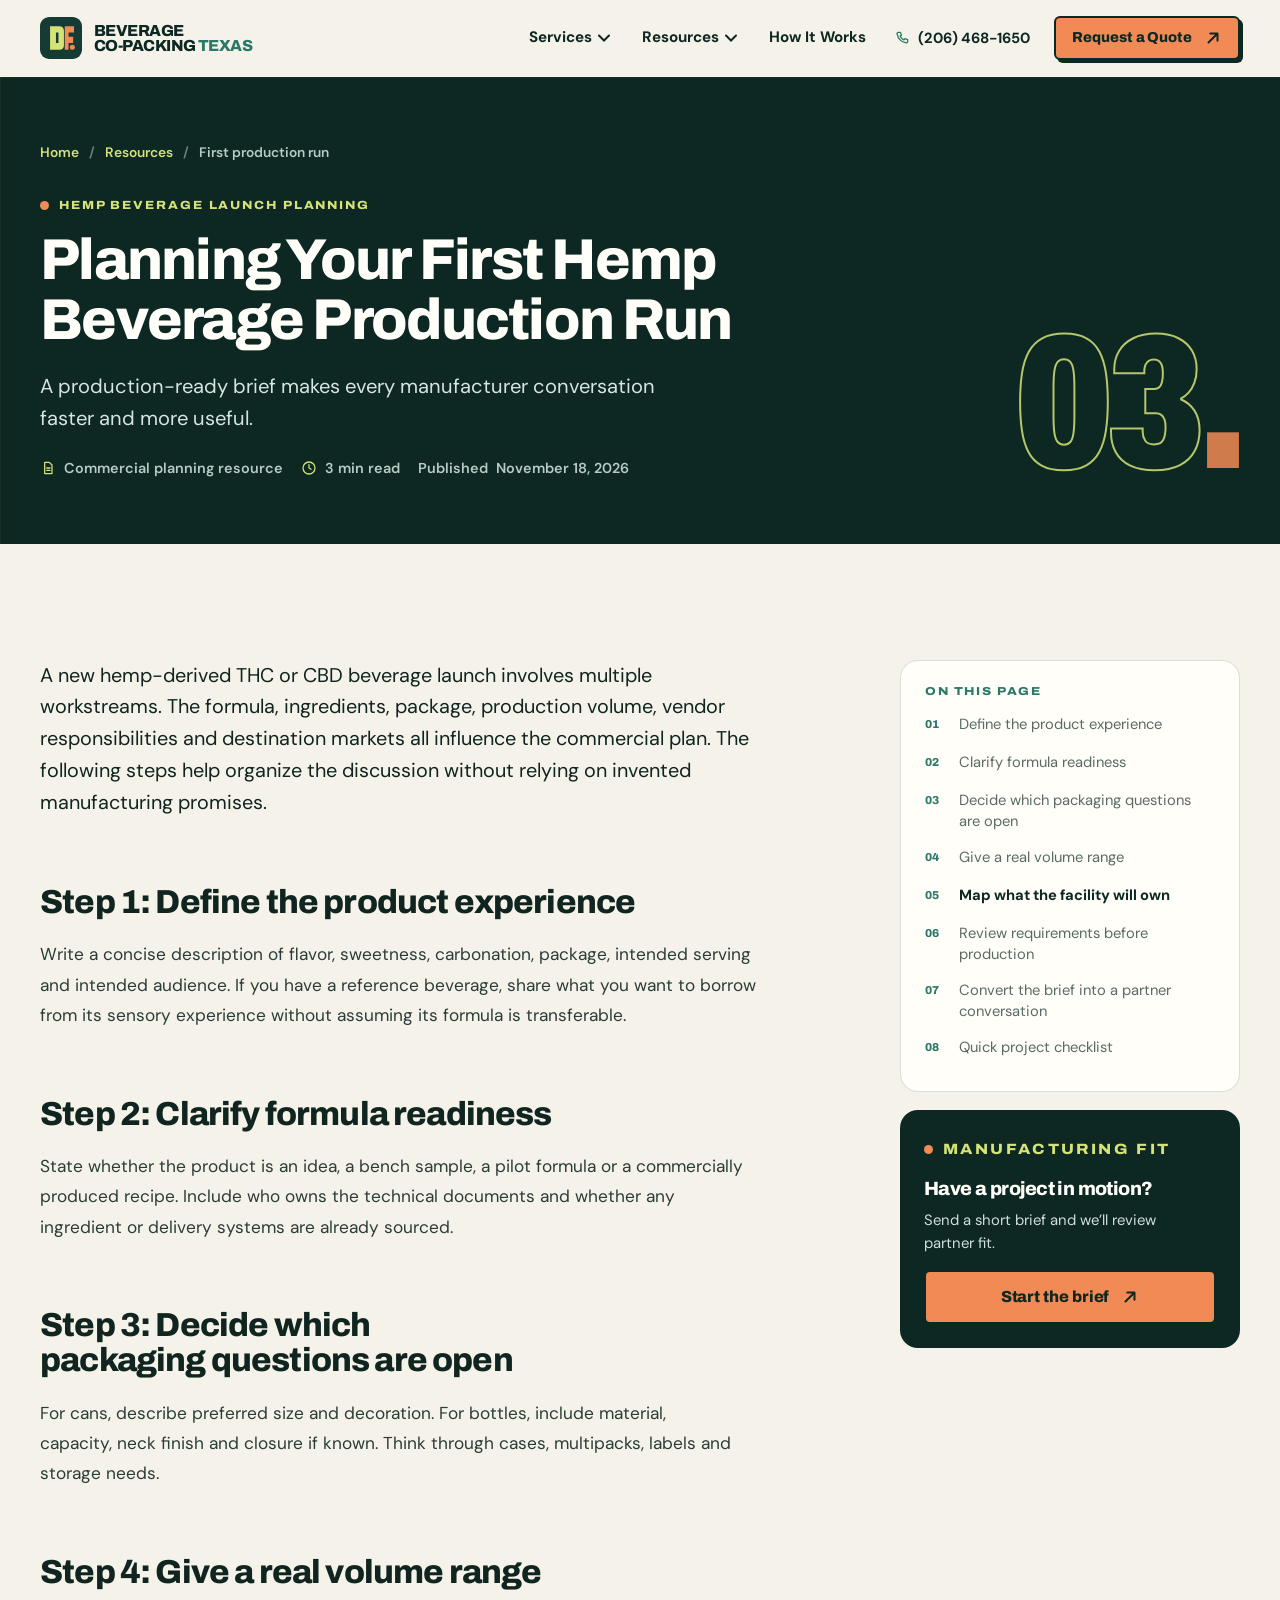
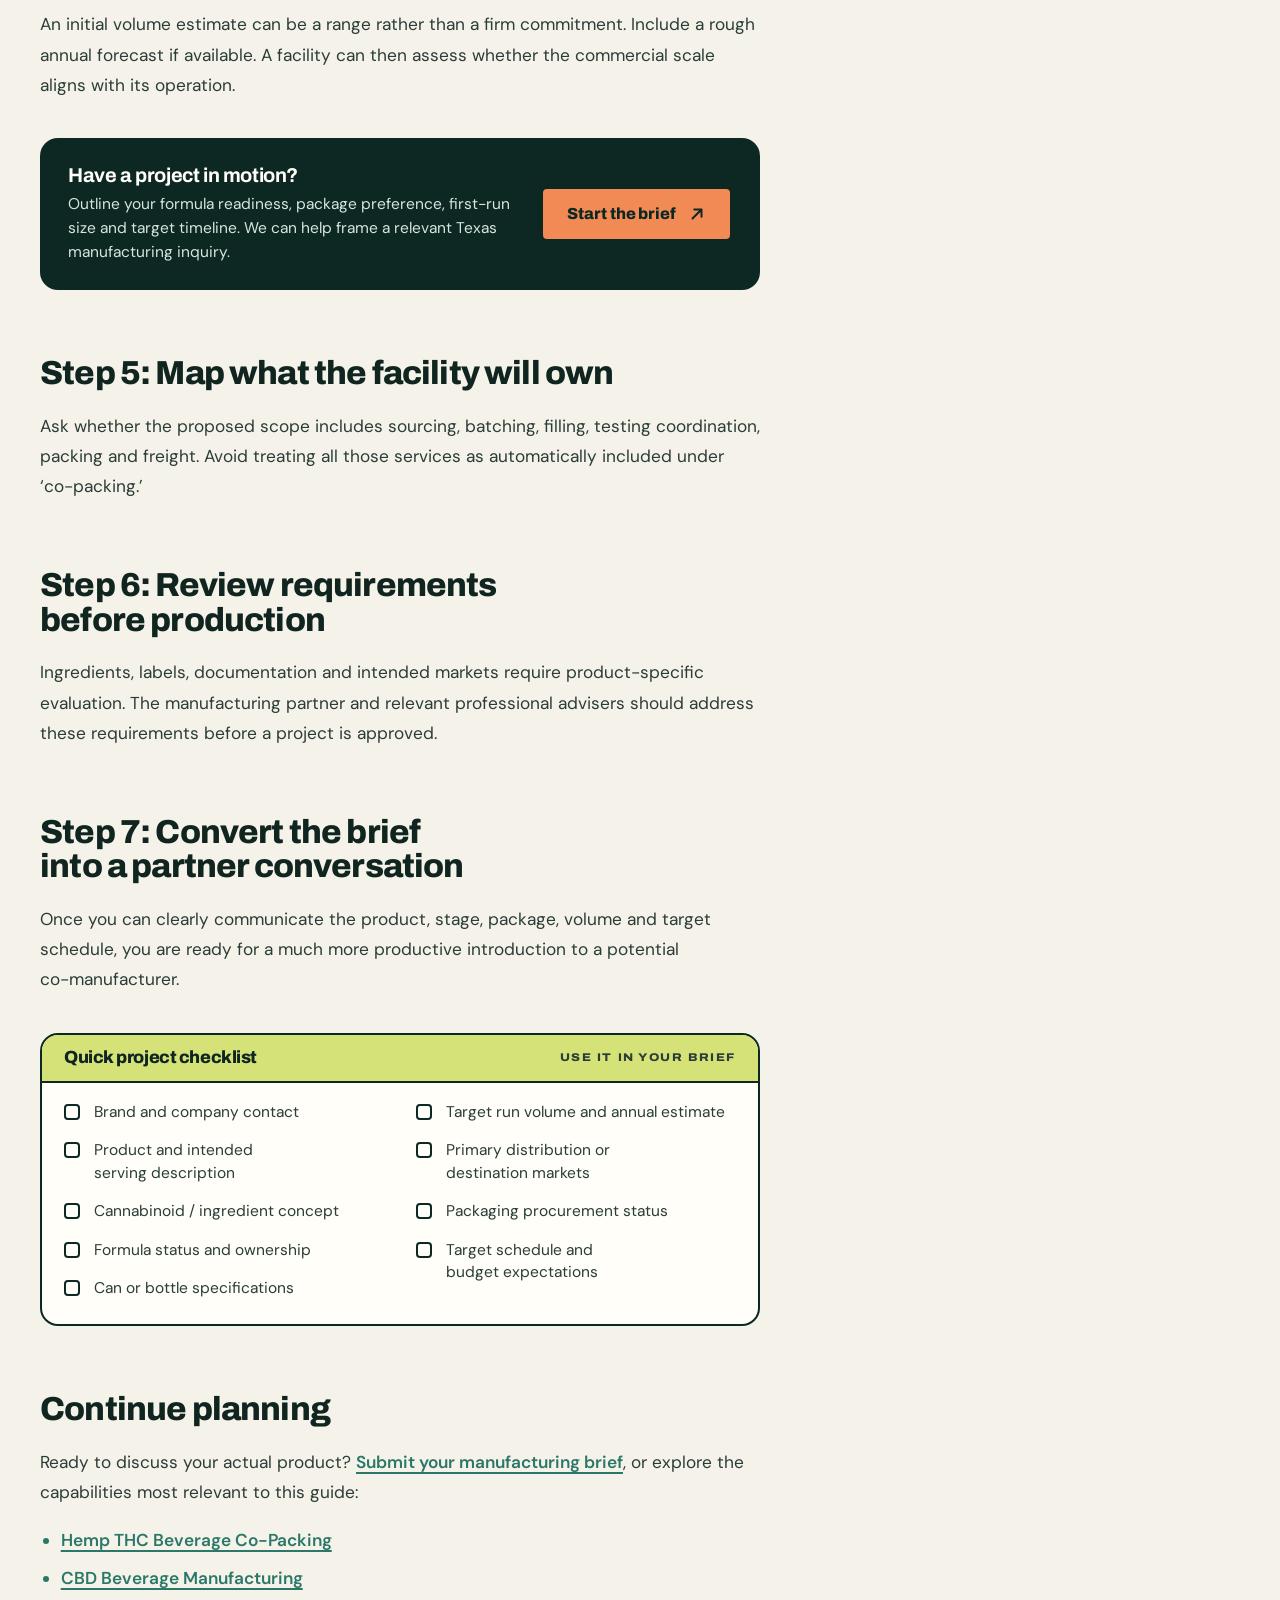
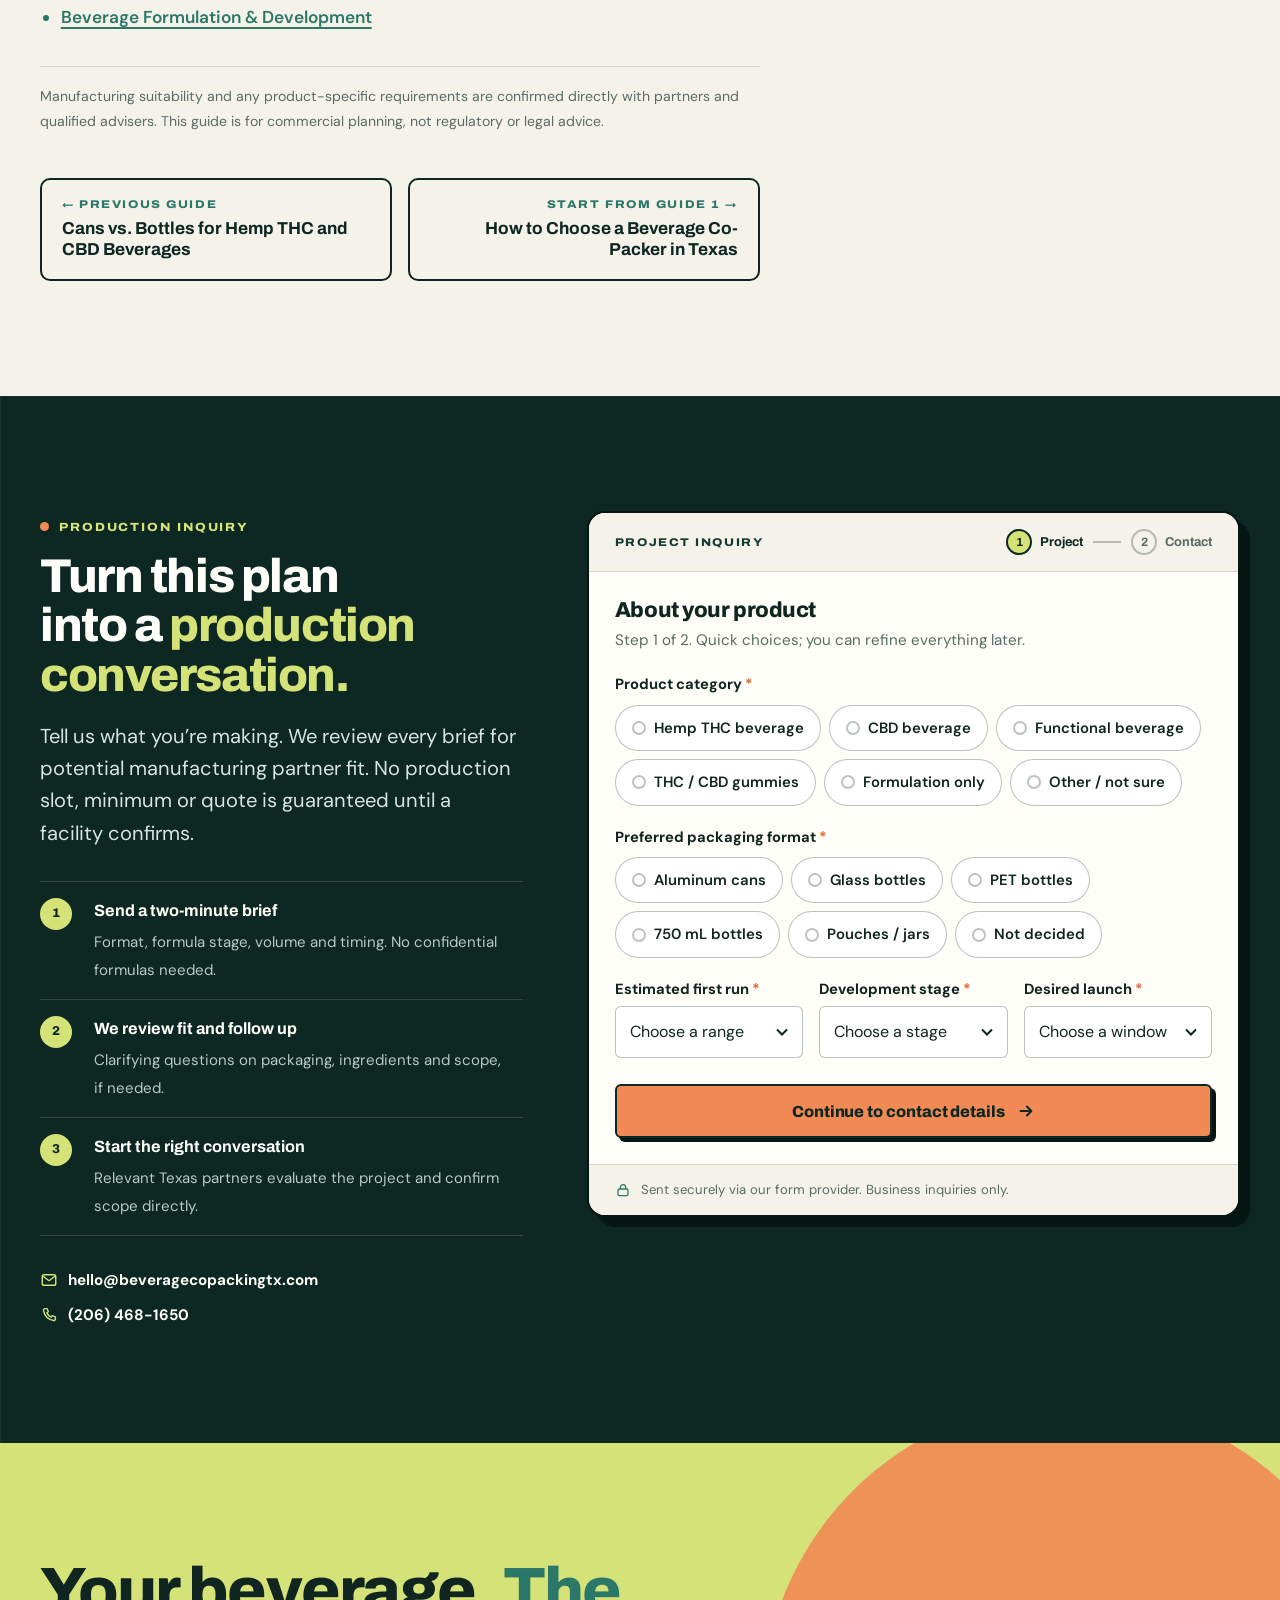
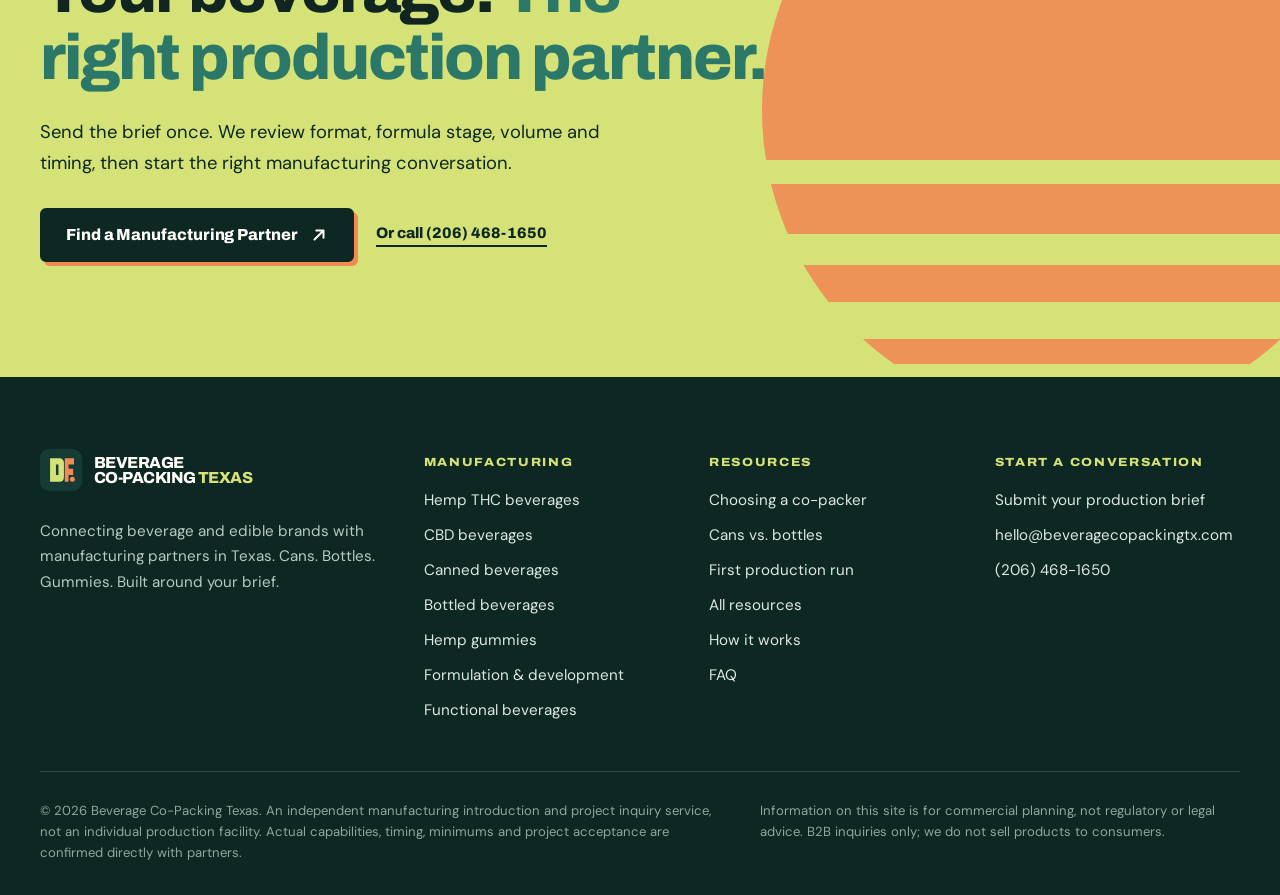
<file: resources/launching-hemp-beverage.html>
<!doctype html>
<html lang="en">
<head>
<meta charset="utf-8">
<meta name="viewport" content="width=device-width, initial-scale=1">
<title>Planning Your First Hemp Beverage Production Run | Beverage Co-Packing Texas</title>
<meta name="description" content="Build a useful hemp THC or CBD beverage production brief with this practical checklist of formula, packaging, volume, process and manufacturer questions.">
<link rel="canonical" href="https://beveragecopackingtx.com/resources/launching-hemp-beverage.html">
<meta name="robots" content="index,follow,max-image-preview:large">
<meta name="theme-color" content="#0D2722">
<meta property="og:type" content="article">
<meta property="og:locale" content="en_US">
<meta property="og:site_name" content="Beverage Co-Packing Texas">
<meta property="og:title" content="Planning Your First Hemp Beverage Production Run">
<meta property="og:description" content="Build a useful hemp THC or CBD beverage production brief with this practical checklist of formula, packaging, volume, process and manufacturer questions.">
<meta property="og:url" content="https://beveragecopackingtx.com/resources/launching-hemp-beverage.html">
<meta property="og:image" content="https://beveragecopackingtx.com/assets/og-image.png">
<meta property="og:image:width" content="1200">
<meta property="og:image:height" content="630">
<meta property="og:image:alt" content="Beverage Co-Packing Texas: hemp THC, CBD, cans, bottles and gummies">
<meta property="article:published_time" content="2026-11-18">
<meta property="article:modified_time" content="2026-11-18">
<meta name="twitter:card" content="summary_large_image">
<meta name="twitter:title" content="Planning Your First Hemp Beverage Production Run">
<meta name="twitter:description" content="Build a useful hemp THC or CBD beverage production brief with this practical checklist of formula, packaging, volume, process and manufacturer questions.">
<meta name="twitter:image" content="https://beveragecopackingtx.com/assets/og-image.png">
<link rel="icon" href="/assets/favicon.svg" type="image/svg+xml">
<link rel="apple-touch-icon" href="/assets/apple-touch-icon.png">
<link rel="preconnect" href="https://fonts.googleapis.com">
<link rel="preconnect" href="https://fonts.gstatic.com" crossorigin>
<link rel="stylesheet" href="https://fonts.googleapis.com/css2?family=Archivo:wdth,wght@75..125,600..900&amp;family=DM+Sans:opsz,wght@9..40,400..700&amp;display=swap">
<link rel="stylesheet" href="/assets/style.css?v=6bac9b36f8">
<script>document.documentElement.classList.add('js')</script>
<script type="application/ld+json">{"@context":"https://schema.org","@graph":[{"@type":"Organization","@id":"https://beveragecopackingtx.com/#organization","name":"Beverage Co-Packing Texas","url":"https://beveragecopackingtx.com/","logo":{"@type":"ImageObject","url":"https://beveragecopackingtx.com/assets/logo-512.png","width":512,"height":512},"image":"https://beveragecopackingtx.com/assets/og-image.png","description":"Independent business-to-business introduction service connecting beverage and gummy brands with potential manufacturing partners in Texas.","email":"hello@beveragecopackingtx.com","telephone":"+12064681650","areaServed":{"@type":"State","name":"Texas"},"knowsAbout":["Hemp beverage co-packing","CBD beverage manufacturing","Canned beverage co-packing","Bottled beverage co-packing","Gummy manufacturing","Beverage formulation"]},{"@type":"Article","@id":"https://beveragecopackingtx.com/resources/launching-hemp-beverage.html#article","headline":"Planning Your First Hemp Beverage Production Run","description":"Build a useful hemp THC or CBD beverage production brief with this practical checklist of formula, packaging, volume, process and manufacturer questions.","mainEntityOfPage":"https://beveragecopackingtx.com/resources/launching-hemp-beverage.html","image":"https://beveragecopackingtx.com/assets/og-image.png","author":{"@id":"https://beveragecopackingtx.com/#organization"},"publisher":{"@id":"https://beveragecopackingtx.com/#organization"},"datePublished":"2026-11-18","dateModified":"2026-11-18","inLanguage":"en-US","articleSection":"Production planning","wordCount":333},{"@type":"BreadcrumbList","itemListElement":[{"@type":"ListItem","position":1,"name":"Home","item":"https://beveragecopackingtx.com/"},{"@type":"ListItem","position":2,"name":"Resources","item":"https://beveragecopackingtx.com/resources/"},{"@type":"ListItem","position":3,"name":"First production run","item":"https://beveragecopackingtx.com/resources/launching-hemp-beverage.html"}]}]}</script>
</head>
<body>
<a class="skip-link" href="#main">Skip to main content</a>
<header class="site-header" id="top">
<div class="container header-inner">
<a class="brand" href="/" aria-label="Beverage Co-Packing Texas home"><img src="/assets/brand-mark.svg" alt="" width="42" height="42"><span class="brand-word" aria-hidden="true"><span>Beverage</span><span>Co-Packing <b>Texas</b></span></span></a>
<nav class="nav" aria-label="Primary">
<div class="nav-item" data-dropdown>
<button class="nav-link" type="button" aria-expanded="false" aria-controls="dd-services">Services <svg class="chev" viewBox="0 0 12 8" aria-hidden="true" focusable="false"><path d="M1 1.5 6 6.5l5-5" fill="none" stroke="currentColor" stroke-width="2" stroke-linecap="round"/></svg></button>
<div class="dropdown" id="dd-services" hidden>
<div class="dropdown-grid"><a class="dd-link" href="/hemp-beverage-co-packing.html"><span class="dd-num" aria-hidden="true">01</span><span class="dd-title">Hemp THC Beverage Co-Packing</span><span class="dd-desc">Seltzers, RTD alcohol alternatives and bottled infused drinks.</span></a><a class="dd-link" href="/cbd-beverage-manufacturing.html"><span class="dd-num" aria-hidden="true">02</span><span class="dd-title">CBD Beverage Manufacturing</span><span class="dd-desc">Sparkling CBD drinks, still tonics and bottled RTDs.</span></a><a class="dd-link" href="/canned-beverage-co-packing.html"><span class="dd-num" aria-hidden="true">03</span><span class="dd-title">Canned Beverage Co-Packing</span><span class="dd-desc">Slim, standard and tall cans, still or sparkling.</span></a><a class="dd-link" href="/bottled-beverage-co-packing.html"><span class="dd-num" aria-hidden="true">04</span><span class="dd-title">Bottled Beverage Co-Packing</span><span class="dd-desc">Glass, PET, shots and 750 mL shareable bottles.</span></a><a class="dd-link" href="/hemp-gummy-co-packing.html"><span class="dd-num" aria-hidden="true">05</span><span class="dd-title">Hemp Gummy Manufacturing</span><span class="dd-desc">THC and CBD gummies in pectin or gelatin, pouches or jars.</span></a><a class="dd-link" href="/beverage-formulation.html"><span class="dd-num" aria-hidden="true">06</span><span class="dd-title">Beverage Formulation & Development</span><span class="dd-desc">Concept briefs, bench formulas and scale-up to the line.</span></a><a class="dd-link" href="/functional-co-packing.html"><span class="dd-num" aria-hidden="true">07</span><span class="dd-title">Functional Beverage Co-Packing</span><span class="dd-desc">Botanical and functional RTDs in cans and bottles.</span></a></div>
<div class="dropdown-foot"><span>Not sure which fits? A brief is enough to start.</span><a href="#quote">Request a quote →</a></div>
</div>
</div>
<div class="nav-item" data-dropdown>
<button class="nav-link" type="button" aria-expanded="false" aria-controls="dd-resources">Resources <svg class="chev" viewBox="0 0 12 8" aria-hidden="true" focusable="false"><path d="M1 1.5 6 6.5l5-5" fill="none" stroke="currentColor" stroke-width="2" stroke-linecap="round"/></svg></button>
<div class="dropdown" id="dd-resources" hidden>
<div class="dropdown-grid one"><a class="dd-link" href="/resources/choosing-a-beverage-copacker.html"><span class="dd-num" aria-hidden="true">G1</span><span class="dd-title">How to Choose a Beverage Co-Packer in Texas</span><span class="dd-desc">Line fit, ownership, cost scope and the questions that matter.</span></a><a class="dd-link" href="/resources/cans-vs-bottles.html"><span class="dd-num" aria-hidden="true">G2</span><span class="dd-title">Cans vs. Bottles for Hemp THC and CBD Beverages</span><span class="dd-desc">Compare formats from a manufacturing and distribution view.</span></a><a class="dd-link" href="/resources/launching-hemp-beverage.html" aria-current="page"><span class="dd-num" aria-hidden="true">G3</span><span class="dd-title">Planning Your First Hemp Beverage Production Run</span><span class="dd-desc">Build a brief that saves time with every facility.</span></a></div>
<div class="dropdown-foot"><span>Production planning guides</span><a href="/resources/">All resources →</a></div>
</div>
</div>
<a class="nav-link" href="/#process">How It Works</a>
<a class="nav-phone" href="tel:+12064681650"><svg viewBox="0 0 24 24" aria-hidden="true" focusable="false"><path d="M6.6 3.5h3l1.5 4.2-2 1.4a12 12 0 0 0 5.8 5.8l1.4-2 4.2 1.5v3a2 2 0 0 1-2.2 2A17.5 17.5 0 0 1 4.6 5.7a2 2 0 0 1 2-2.2Z" fill="none" stroke="currentColor" stroke-width="1.9" stroke-linejoin="round"/></svg>(206) 468-1650</a>
<a class="btn btn-sm nav-cta" href="#quote" data-cta="header_quote">Request a Quote <svg viewBox="0 0 20 20" aria-hidden="true" focusable="false"><path d="M5 15 15 5M7 5h8v8" fill="none" stroke="currentColor" stroke-width="2.2" stroke-linecap="round" stroke-linejoin="round"/></svg></a>
</nav>
<a class="btn btn-sm header-quote" href="#quote" data-cta="header_quote_mobile">Get a Quote</a>
<button class="menu-toggle" type="button" aria-label="Menu" aria-expanded="false" aria-controls="drawer" aria-haspopup="dialog"><span class="menu-toggle-bars" aria-hidden="true"><span></span><span></span><span></span></span><span class="menu-word">Menu</span></button>
</div>
</header>
<main id="main">
<div class="reading-progress" data-reading-progress aria-hidden="true"></div>
<section class="page-hero dark deep grid-bg" aria-labelledby="page-title">
<div class="container guide-hero-grid"><div class="page-hero-copy" style="max-width:900px">
<nav class="breadcrumb" aria-label="Breadcrumb"><ol><li><a href="/">Home</a></li><li><a href="/resources/">Resources</a></li><li><span aria-current="page">First production run</span></li></ol></nav>
<p class="eyebrow">Hemp beverage launch planning</p>
<h1 id="page-title">Planning Your First Hemp Beverage Production Run</h1>
<p class="lead">A production-ready brief makes every manufacturer conversation faster and more useful.</p>
<ul class="guide-info"><li><svg viewBox="0 0 24 24" aria-hidden="true" focusable="false"><path d="M7 3.5h7l4 4V20a.5.5 0 0 1-.5.5h-10A.5.5 0 0 1 7 20Z" fill="none" stroke="currentColor" stroke-width="1.9" stroke-linejoin="round"/><path d="M10 12h5M10 15.5h5" stroke="currentColor" stroke-width="1.9" stroke-linecap="round"/></svg>Commercial planning resource</li><li><svg viewBox="0 0 24 24" aria-hidden="true" focusable="false"><circle cx="12" cy="12" r="9" fill="none" stroke="currentColor" stroke-width="1.9"/><path d="M12 7v5l3 2" fill="none" stroke="currentColor" stroke-width="1.9" stroke-linecap="round"/></svg>3 min read</li><li>Published <time datetime="2026-11-18">November 18, 2026</time></li></ul>
</div><div class="guide-num" aria-hidden="true">03<span>.</span></div></div>
</section>
<section class="section"><div class="container content-layout"><article class="prose" data-article>
<p class="lead">A new hemp-derived THC or CBD beverage launch involves multiple workstreams. The formula, ingredients, package, production volume, vendor responsibilities and destination markets all influence the commercial plan. The following steps help organize the discussion without relying on invented manufacturing promises.</p>
<h2 id="define-the-product-experience">Step 1: Define the product experience</h2>
<p>Write a concise description of flavor, sweetness, carbonation, package, intended serving and intended audience. If you have a reference beverage, share what you want to borrow from its sensory experience without assuming its formula is transferable.</p>
<h2 id="clarify-formula-readiness">Step 2: Clarify formula readiness</h2>
<p>State whether the product is an idea, a bench sample, a pilot formula or a commercially produced recipe. Include who owns the technical documents and whether any ingredient or delivery systems are already sourced.</p>
<h2 id="decide-which-packaging-questions-are-open">Step 3: Decide which packaging questions are open</h2>
<p>For cans, describe preferred size and decoration. For bottles, include material, capacity, neck finish and closure if known. Think through cases, multipacks, labels and storage needs.</p>
<h2 id="give-a-real-volume-range">Step 4: Give a real volume range</h2>
<p>An initial volume estimate can be a range rather than a firm commitment. Include a rough annual forecast if available. A facility can then assess whether the commercial scale aligns with its operation.</p>
<aside class="callout-box" aria-label="Request a quote"><div><h3>Have a project in motion?</h3><p>Outline your formula readiness, package preference, first-run size and target timeline. We can help frame a relevant Texas manufacturing inquiry.</p></div><a class="btn" href="#quote" data-cta="guide_inline">Start the brief <svg viewBox="0 0 20 20" aria-hidden="true" focusable="false"><path d="M5 15 15 5M7 5h8v8" fill="none" stroke="currentColor" stroke-width="2.2" stroke-linecap="round" stroke-linejoin="round"/></svg></a></aside>
<h2 id="map-what-the-facility-will-own">Step 5: Map what the facility will own</h2>
<p>Ask whether the proposed scope includes sourcing, batching, filling, testing coordination, packing and freight. Avoid treating all those services as automatically included under ‘co-packing.’</p>
<h2 id="review-requirements-before-production">Step 6: Review requirements before production</h2>
<p>Ingredients, labels, documentation and intended markets require product-specific evaluation. The manufacturing partner and relevant professional advisers should address these requirements before a project is approved.</p>
<h2 id="convert-the-brief-into-a-partner-conversation">Step 7: Convert the brief into a partner conversation</h2>
<p>Once you can clearly communicate the product, stage, package, volume and target schedule, you are ready for a much more productive introduction to a potential co-manufacturer.</p>
<div class="checklist"><div class="checklist-head"><h2 id="checklist">Quick project checklist</h2><span class="label">Use it in your brief</span></div><ul><li>Brand and company contact</li><li>Product and intended serving description</li><li>Cannabinoid / ingredient concept</li><li>Formula status and ownership</li><li>Can or bottle specifications</li><li>Target run volume and annual estimate</li><li>Primary distribution or destination markets</li><li>Packaging procurement status</li><li>Target schedule and budget expectations</li></ul></div>
<h2 id="continue-planning">Continue planning</h2>
<p>Ready to discuss your actual product? <a href="#quote">Submit your manufacturing brief</a>, or explore the capabilities most relevant to this guide:</p>
<ul><li><a href="/hemp-beverage-co-packing.html">Hemp THC Beverage Co-Packing</a></li><li><a href="/cbd-beverage-manufacturing.html">CBD Beverage Manufacturing</a></li><li><a href="/beverage-formulation.html">Beverage Formulation & Development</a></li></ul>
<p class="disclaimer">Manufacturing suitability and any product-specific requirements are confirmed directly with partners and qualified advisers. This guide is for commercial planning, not regulatory or legal advice.</p>
<nav class="pager" aria-label="More guides"><a class="prev" href="/resources/cans-vs-bottles.html"><span class="label">← Previous guide</span><strong>Cans vs. Bottles for Hemp THC and CBD Beverages</strong></a><a class="next" href="/resources/choosing-a-beverage-copacker.html"><span class="label">Start from guide 1 →</span><strong>How to Choose a Beverage Co-Packer in Texas</strong></a></nav>
</article><aside class="aside" aria-label="Guide navigation and next steps">
<nav class="aside-card toc-card" aria-label="On this page"><h2 class="label" style="color:var(--jade)">On this page</h2><div class="toc"><a href="#define-the-product-experience">Define the product experience</a><a href="#clarify-formula-readiness">Clarify formula readiness</a><a href="#decide-which-packaging-questions-are-open">Decide which packaging questions are open</a><a href="#give-a-real-volume-range">Give a real volume range</a><a href="#map-what-the-facility-will-own">Map what the facility will own</a><a href="#review-requirements-before-production">Review requirements before production</a><a href="#convert-the-brief-into-a-partner-conversation">Convert the brief into a partner conversation</a><a href="#checklist">Quick project checklist</a></div></nav>
<div class="aside-card quote"><p class="eyebrow">Manufacturing fit</p><h2>Have a project in motion?</h2><p>Send a short brief and we’ll review partner fit.</p><a class="btn btn-block" href="#quote" data-cta="guide_aside">Start the brief <svg viewBox="0 0 20 20" aria-hidden="true" focusable="false"><path d="M5 15 15 5M7 5h8v8" fill="none" stroke="currentColor" stroke-width="2.2" stroke-linecap="round" stroke-linejoin="round"/></svg></a></div>
</aside></div></section>
<section class="section inquiry dark deep grid-bg" id="quote" aria-labelledby="quote-title">
<div class="container inquiry-layout">
<div class="inquiry-copy" data-reveal>
<p class="eyebrow">Production inquiry</p>
<h2 id="quote-title">Turn this plan into a <em>production conversation.</em></h2>
<p class="lead">Tell us what you’re making. We review every brief for potential manufacturing partner fit. No production slot, minimum or quote is guaranteed until a facility confirms.</p>
<ol class="next-steps">
<li><b>1</b><div><strong>Send a two-minute brief</strong><span>Format, formula stage, volume and timing. No confidential formulas needed.</span></div></li>
<li><b>2</b><div><strong>We review fit and follow up</strong><span>Clarifying questions on packaging, ingredients and scope, if needed.</span></div></li>
<li><b>3</b><div><strong>Start the right conversation</strong><span>Relevant Texas partners evaluate the project and confirm scope directly.</span></div></li>
</ol>
<div class="contact-alt"><a href="mailto:hello@beveragecopackingtx.com"><svg viewBox="0 0 24 24" aria-hidden="true" focusable="false"><rect x="3" y="5" width="18" height="14" rx="2.5" fill="none" stroke="currentColor" stroke-width="1.9"/><path d="m4 7 8 6 8-6" fill="none" stroke="currentColor" stroke-width="1.9" stroke-linejoin="round"/></svg>hello@beveragecopackingtx.com</a><a href="tel:+12064681650"><svg viewBox="0 0 24 24" aria-hidden="true" focusable="false"><path d="M6.6 3.5h3l1.5 4.2-2 1.4a12 12 0 0 0 5.8 5.8l1.4-2 4.2 1.5v3a2 2 0 0 1-2.2 2A17.5 17.5 0 0 1 4.6 5.7a2 2 0 0 1 2-2.2Z" fill="none" stroke="currentColor" stroke-width="1.9" stroke-linejoin="round"/></svg>(206) 468-1650</a></div>
</div>
<div class="form-card" data-reveal data-reveal-delay="1">
<div class="form-top"><span class="label">Project inquiry</span><div class="progress no-js-hide" aria-hidden="true"><span class="progress-step is-active" data-progress="1"><i>1</i><b>Project</b></span><span class="progress-bar"></span><span class="progress-step" data-progress="2"><i>2</i><b>Contact</b></span></div></div>
<form class="lead-form" id="lead-form" action="https://api.web3forms.com/submit" method="POST" data-source="guide-launching-hemp-beverage">
<input type="hidden" name="access_key" value="a5dfcbbe-ee86-4558-9092-451ed52d85f4">
<input type="hidden" name="subject" value="New Beverage Co-Packing Texas manufacturing inquiry">
<input type="hidden" name="from_name" value="Beverage Co-Packing Texas website">
<input type="hidden" name="redirect" value="https://beveragecopackingtx.com/thank-you.html">
<input type="hidden" name="form_source" value="guide-launching-hemp-beverage">
<div class="hp" aria-hidden="true"><label>Leave this box unchecked <input type="checkbox" name="botcheck" tabindex="-1" autocomplete="off"></label></div>
<p class="sr-only" aria-live="polite" data-step-status></p>

<fieldset class="form-step" data-step="1" data-active="true">
<legend class="step-legend" tabindex="-1">About your product</legend>
<p class="step-intro">Step 1 of 2. Quick choices; you can refine everything later.</p>
<fieldset class="choice-group" data-group="product_type" aria-describedby="product_type-err">
<legend class="group-label">Product category <span class="req" aria-hidden="true">*</span><span class="sr-only">(required)</span></legend>
<div class="choices"><label class="choice"><input type="radio" name="product_type" value="Hemp THC beverage" required aria-describedby="product_type-err"><span>Hemp THC beverage</span></label><label class="choice"><input type="radio" name="product_type" value="CBD beverage" aria-describedby="product_type-err"><span>CBD beverage</span></label><label class="choice"><input type="radio" name="product_type" value="Functional beverage" aria-describedby="product_type-err"><span>Functional beverage</span></label><label class="choice"><input type="radio" name="product_type" value="Hemp THC/CBD gummies" aria-describedby="product_type-err"><span>THC / CBD gummies</span></label><label class="choice"><input type="radio" name="product_type" value="Formulation / product development" aria-describedby="product_type-err"><span>Formulation only</span></label><label class="choice"><input type="radio" name="product_type" value="Other / unsure" aria-describedby="product_type-err"><span>Other / not sure</span></label></div>
<p class="field-error" id="product_type-err" hidden></p>
</fieldset>
<fieldset class="choice-group" data-group="packaging" aria-describedby="packaging-err">
<legend class="group-label">Preferred packaging format <span class="req" aria-hidden="true">*</span><span class="sr-only">(required)</span></legend>
<div class="choices"><label class="choice"><input type="radio" name="packaging" value="Aluminum cans" required aria-describedby="packaging-err"><span>Aluminum cans</span></label><label class="choice"><input type="radio" name="packaging" value="Glass bottles" aria-describedby="packaging-err"><span>Glass bottles</span></label><label class="choice"><input type="radio" name="packaging" value="PET bottles" aria-describedby="packaging-err"><span>PET bottles</span></label><label class="choice"><input type="radio" name="packaging" value="750 mL bottles" aria-describedby="packaging-err"><span>750 mL bottles</span></label><label class="choice"><input type="radio" name="packaging" value="Gummy pouches or jars" aria-describedby="packaging-err"><span>Pouches / jars</span></label><label class="choice"><input type="radio" name="packaging" value="Undecided" aria-describedby="packaging-err"><span>Not decided</span></label></div>
<p class="field-error" id="packaging-err" hidden></p>
</fieldset>
<div class="field-row three">
<div class="field"><label for="f-volume">Estimated first run <span class="req" aria-hidden="true">*</span></label><select id="f-volume" name="volume" required aria-describedby="f-volume-err"><option value="">Choose a range</option><option>Under 5,000 units</option><option>5,000–24,999 units</option><option>25,000–99,999 units</option><option>100,000+ units</option><option>Need guidance</option></select><p class="field-error" id="f-volume-err" hidden></p></div>
<div class="field"><label for="f-stage">Development stage <span class="req" aria-hidden="true">*</span></label><select id="f-stage" name="stage" required aria-describedby="f-stage-err"><option value="">Choose a stage</option><option>Idea / early concept</option><option>Developing formula</option><option>Production-ready formula</option><option>Existing brand scaling</option></select><p class="field-error" id="f-stage-err" hidden></p></div>
<div class="field"><label for="f-timeline">Desired launch <span class="req" aria-hidden="true">*</span></label><select id="f-timeline" name="timeline" required aria-describedby="f-timeline-err"><option value="">Choose a window</option><option>Within 3 months</option><option>3–6 months</option><option>6–12 months</option><option>12+ months / exploring</option></select><p class="field-error" id="f-timeline-err" hidden></p></div>
</div>
<div class="form-nav no-js-hide"><button class="btn btn-block" type="button" data-next>Continue to contact details <svg viewBox="0 0 20 20" aria-hidden="true" focusable="false"><path d="M4 10h12M11 5l5 5-5 5" fill="none" stroke="currentColor" stroke-width="2.2" stroke-linecap="round" stroke-linejoin="round"/></svg></button></div>
</fieldset>

<fieldset class="form-step" data-step="2" data-active="false">
<legend class="step-legend" tabindex="-1">Where should we reply?</legend>
<p class="step-intro">Step 2 of 2. We use these details only to follow up on this inquiry.</p>
<div class="field-row">
<div class="field"><label for="f-name">Full name <span class="req" aria-hidden="true">*</span></label><input id="f-name" name="name" autocomplete="name" required maxlength="120" aria-describedby="f-name-err"><p class="field-error" id="f-name-err" hidden></p></div>
<div class="field"><label for="f-company">Company or brand <span class="req" aria-hidden="true">*</span></label><input id="f-company" name="company" autocomplete="organization" required maxlength="150" aria-describedby="f-company-err"><p class="field-error" id="f-company-err" hidden></p></div>
</div>
<div class="field-row">
<div class="field"><label for="f-email">Business email <span class="req" aria-hidden="true">*</span></label><input id="f-email" type="email" name="email" autocomplete="email" inputmode="email" required maxlength="200" spellcheck="false" placeholder="you@company.com" aria-describedby="f-email-hint f-email-err"><p class="hint" id="f-email-hint">We reply here. A company domain helps us route your brief.</p><p class="field-error" id="f-email-err" hidden></p></div>
<div class="field"><label for="f-phone">Phone <span class="opt">(optional)</span></label><input id="f-phone" type="tel" name="phone" autocomplete="tel" inputmode="tel" maxlength="35" placeholder="(555) 555-0123" aria-describedby="f-phone-hint f-phone-err"><p class="hint" id="f-phone-hint">For a quicker follow-up call, if you prefer.</p><p class="field-error" id="f-phone-err" hidden></p></div>
</div>
<div class="field"><label for="f-website">Company website <span class="opt">(optional)</span></label><input id="f-website" type="text" name="website" autocomplete="url" inputmode="url" spellcheck="false" maxlength="255" placeholder="yourbrand.com" aria-describedby="f-website-err"><p class="field-error" id="f-website-err" hidden></p></div>
<div class="field"><label for="f-message">Project details <span class="opt">(optional)</span></label><textarea id="f-message" name="message" rows="4" maxlength="2500" placeholder="Flavor direction, ingredients, formula ownership, target channels, packaging you already have…" aria-describedby="f-message-hint f-message-err"></textarea><p class="hint" id="f-message-hint">Please don’t include confidential formulas at this stage.</p><p class="field-error" id="f-message-err" hidden></p></div>
<p class="consent">By submitting, you agree we may contact you about this inquiry and share relevant project details with potential manufacturing partners.</p>
<div class="form-nav"><button class="btn-back no-js-hide" type="button" data-back><svg viewBox="0 0 20 20" aria-hidden="true" focusable="false"><path d="M16 10H4M9 5l-5 5 5 5" fill="none" stroke="currentColor" stroke-width="2.2" stroke-linecap="round" stroke-linejoin="round"/></svg>Back</button><button class="btn" type="submit" data-submit><span data-submit-label>Send project brief</span> <svg viewBox="0 0 20 20" aria-hidden="true" focusable="false"><path d="M5 15 15 5M7 5h8v8" fill="none" stroke="currentColor" stroke-width="2.2" stroke-linecap="round" stroke-linejoin="round"/></svg></button></div>
</fieldset>
<div class="form-alert" role="alert" data-form-alert hidden></div>
</form>
<div class="form-success" data-form-success hidden>
<div class="success-badge"><svg viewBox="0 0 24 24" aria-hidden="true" focusable="false"><path d="m5 12.5 4.5 4.5L19 7" fill="none" stroke="currentColor" stroke-width="2.6" stroke-linecap="round" stroke-linejoin="round"/></svg></div>
<h3 tabindex="-1">Brief received. Thank you.</h3>
<p>Our form provider confirmed delivery of your project brief. We’ll review it for manufacturing partner fit and follow up at the email you provided.</p>
<div class="summary" data-summary></div>
<p class="small muted">While you wait: <a href="/resources/choosing-a-beverage-copacker.html">How to choose a beverage co-packer in Texas</a>.</p>
</div>
<div class="form-foot"><svg viewBox="0 0 24 24" aria-hidden="true" focusable="false"><rect x="4.5" y="10.5" width="15" height="10" rx="2" fill="none" stroke="currentColor" stroke-width="1.9"/><path d="M8 10.5V8a4 4 0 0 1 8 0v2.5" fill="none" stroke="currentColor" stroke-width="1.9"/></svg><span>Sent securely via our form provider. Business inquiries only.</span></div>
</div>
</div>
</section>
<section class="final-cta" aria-labelledby="final-cta-title">
<div class="container final-inner" data-reveal>
<h2 id="final-cta-title">Your beverage. <em>The right production partner.</em></h2>
<p>Send the brief once. We review format, formula stage, volume and timing, then start the right manufacturing conversation.</p>
<div class="actions"><a class="btn" href="#quote" data-cta="final_cta">Find a Manufacturing Partner <svg viewBox="0 0 20 20" aria-hidden="true" focusable="false"><path d="M5 15 15 5M7 5h8v8" fill="none" stroke="currentColor" stroke-width="2.2" stroke-linecap="round" stroke-linejoin="round"/></svg></a><a class="link-arrow" href="tel:+12064681650">Or call (206) 468-1650</a></div>
</div>
</section>
</main>
<footer class="footer">
<div class="container footer-top">
<div><a class="brand" href="/" aria-label="Beverage Co-Packing Texas home"><img src="/assets/brand-mark.svg" alt="" width="42" height="42"><span class="brand-word" aria-hidden="true"><span>Beverage</span><span>Co-Packing <b>Texas</b></span></span></a><p class="footer-intro">Connecting beverage and edible brands with manufacturing partners in Texas. Cans. Bottles. Gummies. Built around your brief.</p></div>
<div><h2>Manufacturing</h2><ul><li><a href="/hemp-beverage-co-packing.html">Hemp THC beverages</a></li><li><a href="/cbd-beverage-manufacturing.html">CBD beverages</a></li><li><a href="/canned-beverage-co-packing.html">Canned beverages</a></li><li><a href="/bottled-beverage-co-packing.html">Bottled beverages</a></li><li><a href="/hemp-gummy-co-packing.html">Hemp gummies</a></li><li><a href="/beverage-formulation.html">Formulation & development</a></li><li><a href="/functional-co-packing.html">Functional beverages</a></li></ul></div>
<div><h2>Resources</h2><ul><li><a href="/resources/choosing-a-beverage-copacker.html">Choosing a co-packer</a></li><li><a href="/resources/cans-vs-bottles.html">Cans vs. bottles</a></li><li><a href="/resources/launching-hemp-beverage.html">First production run</a></li><li><a href="/resources/">All resources</a></li><li><a href="/#process">How it works</a></li><li><a href="/#faq">FAQ</a></li></ul></div>
<div><h2>Start a conversation</h2><ul><li><a href="#quote">Submit your production brief</a></li><li><a href="mailto:hello@beveragecopackingtx.com">hello@beveragecopackingtx.com</a></li><li><a href="tel:+12064681650">(206) 468-1650</a></li></ul></div>
</div>
<div class="container footer-bottom">
<p>© <span data-year>2026</span> Beverage Co-Packing Texas. An independent manufacturing introduction and project inquiry service, not an individual production facility. Actual capabilities, timing, minimums and project acceptance are confirmed directly with partners.</p>
<p>Information on this site is for commercial planning, not regulatory or legal advice. B2B inquiries only; we do not sell products to consumers.</p>
</div>
</footer>
<div class="drawer" id="drawer" role="dialog" aria-modal="true" aria-label="Site menu" hidden>
<div class="drawer-backdrop" data-drawer-close></div>
<div class="drawer-panel">
<div class="drawer-head"><a class="brand" href="/" aria-label="Beverage Co-Packing Texas home" tabindex="-1"><img src="/assets/brand-mark.svg" alt="" width="42" height="42"><span class="brand-word" aria-hidden="true"><span>Beverage</span><span>Co-Packing <b>Texas</b></span></span></a><button class="drawer-close" type="button" data-drawer-close aria-label="Close menu"><svg viewBox="0 0 20 20" aria-hidden="true" focusable="false"><path d="m4 4 12 12M16 4 4 16" stroke="currentColor" stroke-width="2.2" stroke-linecap="round"/></svg></button></div>
<div class="drawer-body">
<div class="drawer-section"><button class="drawer-toggle" type="button" aria-expanded="false" aria-controls="dr-services">Services <svg class="chev" viewBox="0 0 12 8" aria-hidden="true" focusable="false"><path d="M1 1.5 6 6.5l5-5" fill="none" stroke="currentColor" stroke-width="2" stroke-linecap="round"/></svg></button><div class="drawer-sub" id="dr-services" hidden><a href="/hemp-beverage-co-packing.html">Hemp THC Beverage Co-Packing</a><a href="/cbd-beverage-manufacturing.html">CBD Beverage Manufacturing</a><a href="/canned-beverage-co-packing.html">Canned Beverage Co-Packing</a><a href="/bottled-beverage-co-packing.html">Bottled Beverage Co-Packing</a><a href="/hemp-gummy-co-packing.html">Hemp Gummy Manufacturing</a><a href="/beverage-formulation.html">Beverage Formulation & Development</a><a href="/functional-co-packing.html">Functional Beverage Co-Packing</a></div></div>
<div class="drawer-section"><button class="drawer-toggle" type="button" aria-expanded="true" aria-controls="dr-resources">Resources <svg class="chev" viewBox="0 0 12 8" aria-hidden="true" focusable="false"><path d="M1 1.5 6 6.5l5-5" fill="none" stroke="currentColor" stroke-width="2" stroke-linecap="round"/></svg></button><div class="drawer-sub" id="dr-resources"><a href="/resources/choosing-a-beverage-copacker.html">Choosing a co-packer</a><a href="/resources/cans-vs-bottles.html">Cans vs. bottles</a><a href="/resources/launching-hemp-beverage.html" aria-current="page">First production run</a><a href="/resources/">All resources</a></div></div>
<div class="drawer-section"><a class="drawer-link" href="/#process">How It Works</a></div>
<div class="drawer-section"><a class="drawer-link" href="/#faq">FAQ</a></div>
</div>
<div class="drawer-foot">
<a class="btn btn-block" href="#quote" data-cta="drawer_quote">Request a Quote <svg viewBox="0 0 20 20" aria-hidden="true" focusable="false"><path d="M5 15 15 5M7 5h8v8" fill="none" stroke="currentColor" stroke-width="2.2" stroke-linecap="round" stroke-linejoin="round"/></svg></a>
<a href="tel:+12064681650">(206) 468-1650</a>
<a href="mailto:hello@beveragecopackingtx.com">hello@beveragecopackingtx.com</a>
</div>
</div>
</div>
<div class="mobile-cta" data-mobile-cta aria-hidden="true"><a class="btn" href="#quote" tabindex="-1" data-cta="sticky_quote">Request a Quote <svg viewBox="0 0 20 20" aria-hidden="true" focusable="false"><path d="M5 15 15 5M7 5h8v8" fill="none" stroke="currentColor" stroke-width="2.2" stroke-linecap="round" stroke-linejoin="round"/></svg></a><a class="call" href="tel:+12064681650" tabindex="-1" aria-label="Call (206) 468-1650"><svg viewBox="0 0 24 24" aria-hidden="true" focusable="false"><path d="M6.6 3.5h3l1.5 4.2-2 1.4a12 12 0 0 0 5.8 5.8l1.4-2 4.2 1.5v3a2 2 0 0 1-2.2 2A17.5 17.5 0 0 1 4.6 5.7a2 2 0 0 1 2-2.2Z" fill="none" stroke="currentColor" stroke-width="1.9" stroke-linejoin="round"/></svg></a></div>
<script src="/assets/config.js?v=28feb0f563"></script>
<script src="/assets/site.js?v=f57e12b3c7" defer></script>
</body>
</html>
</file>
<file: assets/style.css>
/* ==========================================================================
   Beverage Co-Packing Texas — design system
   Modern industrial × premium beverage, with retro accents.
   Generated pages live at the repo root; edit src/ and run `node scripts/build.mjs`.
   ========================================================================== */

/* ---------- 1. Tokens ---------- */
:root {
  --forest: #153b34;
  --forest-deep: #0d2722;
  --jade: #2b7869;
  --jade-soft: #dbe8e1;
  --jade-text: #256a5c; /* jade tuned for small text on sand/cream (AA) */
  --cream: #f5f2ea;
  --sand: #efe6d8;
  --paper: #fffef8;
  --orange: #f18a54;
  --orange-deep: #d9693a;
  --lime: #d4e277;
  --ink: #10251f;
  --text: #2b3d37;
  --muted: #5a6b65;
  --line: rgba(13, 39, 34, 0.14);
  --line-strong: rgba(13, 39, 34, 0.28);
  --line-dark: rgba(245, 242, 234, 0.16);
  --danger: #b4321f;

  --font-head: "Archivo", "Arial Narrow", Arial, sans-serif;
  --font-body: "DM Sans", system-ui, -apple-system, "Segoe UI", Arial, sans-serif;

  --radius-sm: 6px;
  --radius: 10px;
  --radius-lg: 18px;
  --shadow-hard: 4px 4px 0 var(--forest-deep);
  --shadow-soft: 0 24px 60px -24px rgba(13, 39, 34, 0.35);
  --header-h: 76px;
  --gutter: clamp(20px, 4vw, 40px);
  --container: 1240px;
  --ease: cubic-bezier(0.2, 0.7, 0.2, 1);
}

/* ---------- 2. Base ---------- */
*, *::before, *::after { box-sizing: border-box; }
html { -webkit-text-size-adjust: 100%; scroll-padding-top: calc(var(--header-h) + 16px); }
@media (prefers-reduced-motion: no-preference) { html { scroll-behavior: smooth; } }
body {
  margin: 0;
  background: var(--cream);
  color: var(--text);
  font: 400 1.0625rem/1.65 var(--font-body);
  -webkit-font-smoothing: antialiased;
  text-rendering: optimizeLegibility;
}
img, svg, picture { max-width: 100%; display: block; }
img { height: auto; }
a { color: inherit; text-decoration-thickness: 1.5px; text-underline-offset: 4px; }
button, input, select, textarea { font: inherit; color: inherit; }
button { cursor: pointer; }
h1, h2, h3, h4 { margin: 0 0 0.5em; color: var(--ink); font-family: var(--font-head); font-weight: 800; line-height: 1.04; letter-spacing: -0.03em; text-wrap: balance; }
h1 { font-size: clamp(2.55rem, 5.3vw, 5rem); }
h2 { font-size: clamp(2rem, 3.7vw, 3.45rem); }
h3 { font-size: 1.32rem; font-weight: 700; letter-spacing: -0.02em; line-height: 1.18; }
p { margin: 0 0 1em; }
p, li { text-wrap: pretty; }
em { font-style: normal; color: var(--jade); }
::selection { background: var(--lime); color: var(--forest-deep); }
:focus-visible { outline: 3px solid var(--orange); outline-offset: 3px; border-radius: 3px; }
.on-dark :focus-visible, .dark :focus-visible { outline-color: var(--lime); }

.container { width: min(100% - 2 * var(--gutter), var(--container)); margin-inline: auto; }
.narrow { width: min(100% - 2 * var(--gutter), 860px); margin-inline: auto; }
.sr-only { position: absolute !important; width: 1px; height: 1px; padding: 0; margin: -1px; overflow: hidden; clip: rect(0 0 0 0); white-space: nowrap; border: 0; }
.skip-link { position: absolute; left: 12px; top: -80px; z-index: 200; background: var(--forest-deep); color: var(--paper); padding: 12px 18px; border-radius: var(--radius-sm); font-weight: 700; text-decoration: none; }
.skip-link:focus { top: 12px; }

/* ---------- 3. Type utilities ---------- */
.eyebrow {
  display: inline-flex; align-items: center; gap: 10px; margin: 0 0 18px;
  font: 800 0.74rem/1.2 var(--font-head); font-stretch: 112%; letter-spacing: 0.16em; text-transform: uppercase; color: var(--jade-text);
}
.eyebrow::before { content: ""; width: 9px; height: 9px; border-radius: 50%; background: var(--orange); flex: none; }
.eyebrow.plain::before { display: none; }
.dark .eyebrow { color: var(--lime); }
.lead { font-size: clamp(1.1rem, 1.6vw, 1.26rem); line-height: 1.6; color: var(--text); }
.muted { color: var(--muted); }
.small { font-size: 0.9rem; }
.label {
  font: 800 0.7rem/1.2 var(--font-head); font-stretch: 115%; letter-spacing: 0.14em; text-transform: uppercase;
}

/* ---------- 4. Buttons & links ---------- */
.btn {
  --btn-bg: var(--orange); --btn-fg: var(--forest-deep); --btn-bd: var(--forest-deep); --btn-sh: var(--forest-deep);
  display: inline-flex; align-items: center; justify-content: center; gap: 12px;
  min-height: 54px; padding: 14px 24px;
  background: var(--btn-bg); color: var(--btn-fg); border: 2px solid var(--btn-bd); border-radius: var(--radius-sm);
  box-shadow: 4px 4px 0 var(--btn-sh);
  font: 800 1rem/1.1 var(--font-head); letter-spacing: -0.005em; text-decoration: none; text-align: center;
  transition: transform 0.18s var(--ease), box-shadow 0.18s var(--ease), background-color 0.18s;
}
.btn:hover { transform: translate(-2px, -2px); box-shadow: 6px 6px 0 var(--btn-sh); }
.btn:active { transform: translate(2px, 2px); box-shadow: 1px 1px 0 var(--btn-sh); }
.btn svg { width: 18px; height: 18px; flex: none; transition: transform 0.18s var(--ease); }
.btn:hover svg { transform: translate(2px, -2px); }
.btn[disabled], .btn[aria-disabled="true"] { opacity: 0.65; cursor: progress; transform: none; box-shadow: 4px 4px 0 var(--btn-sh); }
.btn-dark { --btn-bg: var(--forest-deep); --btn-fg: var(--paper); --btn-sh: var(--orange); }
.btn-lime { --btn-bg: var(--lime); --btn-sh: var(--forest-deep); }
.btn-ghost { --btn-bg: transparent; --btn-fg: var(--forest-deep); --btn-sh: transparent; box-shadow: none; }
.btn-ghost:hover { --btn-bg: var(--paper); box-shadow: none; transform: none; }
.dark .btn { --btn-bd: var(--forest-deep); --btn-sh: #061612; }
.dark .btn-ghost { --btn-fg: var(--paper); --btn-bd: rgba(245, 242, 234, 0.55); --btn-sh: transparent; }
.dark .btn-ghost:hover { --btn-bg: rgba(245, 242, 234, 0.08); }
.btn-sm { min-height: 44px; padding: 10px 16px; font-size: 0.9rem; box-shadow: 3px 3px 0 var(--btn-sh); }
.btn-block { width: 100%; }
.link-arrow {
  display: inline-flex; align-items: center; gap: 8px;
  font: 800 0.95rem/1.2 var(--font-head); color: var(--forest-deep); text-decoration: none;
  border-bottom: 2px solid currentColor; padding-bottom: 3px;
}
.link-arrow svg { width: 16px; height: 16px; transition: transform 0.18s var(--ease); }
.link-arrow:hover svg { transform: translate(3px, -3px); }
.dark .link-arrow { color: var(--lime); }
.actions { display: flex; flex-wrap: wrap; align-items: center; gap: 16px 22px; margin-top: 30px; }

/* ---------- 5. Header & desktop navigation ---------- */
.site-header {
  position: sticky; top: 0; z-index: 100;
  background: rgba(245, 242, 234, 0.9);
  backdrop-filter: saturate(1.4) blur(14px); -webkit-backdrop-filter: saturate(1.4) blur(14px);
  border-bottom: 1px solid transparent;
  transition: border-color 0.2s, box-shadow 0.2s, background-color 0.2s;
}
.site-header.is-scrolled { border-bottom-color: var(--line); box-shadow: 0 10px 30px -22px rgba(13, 39, 34, 0.5); background: rgba(245, 242, 234, 0.96); }
.header-inner { display: flex; align-items: center; gap: 24px; min-height: var(--header-h); }
.brand { display: inline-flex; align-items: center; gap: 12px; color: var(--forest-deep); text-decoration: none; flex: none; }
.brand img { width: 42px; height: 42px; border-radius: 9px; }
.brand-word { display: grid; font: 800 1rem/0.95 var(--font-head); letter-spacing: -0.035em; text-transform: uppercase; }
.brand-word b { color: var(--jade); font-weight: 800; }
.brand-word small { font-size: 1em; }

.nav { display: flex; align-items: center; gap: 4px; margin-left: auto; }
.nav-item { position: relative; }
.nav-link {
  display: inline-flex; align-items: center; gap: 6px; height: 44px; padding: 0 14px;
  background: none; border: 0; border-radius: var(--radius-sm);
  font: 700 0.95rem/1 var(--font-body); color: var(--forest-deep); text-decoration: none; white-space: nowrap;
}
.nav-link:hover, .nav-link[aria-expanded="true"], .nav-link[aria-current="page"] { background: rgba(13, 39, 34, 0.06); }
.nav-link .chev { width: 12px; height: 12px; transition: transform 0.2s var(--ease); }
.nav-link[aria-expanded="true"] .chev { transform: rotate(180deg); }
.nav-cta { margin-left: 10px; }
.nav-phone { display: inline-flex; align-items: center; gap: 8px; padding: 0 10px; font-weight: 700; font-size: 0.92rem; text-decoration: none; color: var(--forest-deep); white-space: nowrap; }
.nav-phone svg { width: 16px; height: 16px; color: var(--jade); }

.dropdown {
  position: absolute; top: calc(100% + 10px); left: 50%; z-index: 120;
  width: max-content; max-width: min(92vw, 760px);
  background: var(--paper); border: 1px solid var(--line); border-radius: var(--radius-lg);
  box-shadow: 0 30px 70px -30px rgba(13, 39, 34, 0.45), 0 2px 0 rgba(13, 39, 34, 0.04);
  padding: 14px; transform: translateX(-50%);
}
.dropdown[hidden] { display: none; }
.dropdown::before { content: ""; position: absolute; inset: -12px 0 auto; height: 12px; }
.dropdown-grid { display: grid; grid-template-columns: repeat(2, minmax(250px, 1fr)); gap: 4px; }
.dropdown-grid.one { grid-template-columns: minmax(320px, 1fr); }
.dropdown a.dd-link { display: grid; grid-template-columns: 34px 1fr; gap: 2px 12px; padding: 12px; border-radius: var(--radius); text-decoration: none; }
.dropdown a.dd-link:hover, .dropdown a.dd-link:focus-visible { background: var(--cream); }
.dropdown a.dd-link[aria-current="page"] { background: var(--jade-soft); }
.dd-num { grid-row: span 2; display: grid; place-items: center; width: 34px; height: 34px; border-radius: 8px; background: var(--forest); color: var(--lime); font: 800 0.72rem/1 var(--font-head); }
.dd-title { font: 700 0.98rem/1.25 var(--font-head); color: var(--forest-deep); letter-spacing: -0.01em; }
.dd-desc { font-size: 0.84rem; line-height: 1.4; color: var(--muted); }
.dropdown-foot { display: flex; align-items: center; justify-content: space-between; gap: 16px; margin-top: 10px; padding: 14px 14px 6px; border-top: 1px solid var(--line); font-size: 0.9rem; color: var(--muted); }
.dropdown-foot a { font-weight: 700; color: var(--forest-deep); }

.menu-toggle {
  display: none; align-items: center; gap: 10px; height: 46px; padding: 0 14px; margin-left: 4px;
  background: var(--forest-deep); color: var(--paper); border: 0; border-radius: var(--radius-sm);
  font: 800 0.85rem/1 var(--font-head); letter-spacing: 0.04em; text-transform: uppercase;
}
.menu-toggle-bars { display: grid; gap: 4px; width: 18px; }
.menu-toggle-bars span { display: block; height: 2px; background: currentColor; border-radius: 2px; }
.header-quote { display: none; white-space: nowrap; }

/* ---------- 6. Mobile drawer ---------- */
.drawer { position: fixed; inset: 0; z-index: 300; }
.drawer[hidden] { display: none; }
.drawer-backdrop { position: absolute; inset: 0; background: rgba(13, 39, 34, 0.55); opacity: 0; transition: opacity 0.25s; }
.drawer-panel {
  position: absolute; top: 0; right: 0; bottom: 0; width: min(420px, 100%);
  display: flex; flex-direction: column; background: var(--cream); overflow-y: auto; overscroll-behavior: contain;
  transform: translateX(100%); transition: transform 0.3s var(--ease);
}
.drawer.is-open .drawer-backdrop { opacity: 1; }
.drawer.is-open .drawer-panel { transform: none; }
.drawer-head { display: flex; align-items: center; justify-content: space-between; gap: 12px; padding: 14px var(--gutter); min-height: 68px; border-bottom: 1px solid var(--line); }
.drawer-close { display: grid; place-items: center; width: 46px; height: 46px; background: var(--paper); border: 1px solid var(--line-strong); border-radius: var(--radius-sm); }
.drawer-close svg { width: 18px; height: 18px; }
.drawer-body { padding: 10px var(--gutter) 24px; flex: 1; }
.drawer-section { border-bottom: 1px solid var(--line); }
.drawer-toggle, .drawer-link {
  display: flex; align-items: center; justify-content: space-between; width: 100%; min-height: 58px; padding: 0;
  background: none; border: 0; text-align: left; text-decoration: none;
  font: 800 1.2rem/1.2 var(--font-head); letter-spacing: -0.02em; color: var(--forest-deep);
}
.drawer-toggle svg { width: 16px; height: 16px; transition: transform 0.2s; }
.drawer-toggle[aria-expanded="true"] svg { transform: rotate(180deg); }
.drawer-sub { display: grid; gap: 2px; padding: 0 0 14px; }
.drawer-sub[hidden] { display: none; }
.drawer-sub a { display: block; padding: 10px 12px; border-radius: var(--radius-sm); font-weight: 600; text-decoration: none; color: var(--text); }
.drawer-sub a:hover, .drawer-sub a[aria-current="page"] { background: var(--paper); color: var(--forest-deep); }
.drawer-foot { padding: 20px var(--gutter) 28px; background: var(--forest-deep); color: var(--paper); display: grid; gap: 14px; }
.drawer-foot a:not(.btn) { color: var(--lime); font-weight: 700; text-decoration: none; }
body.drawer-open { overflow: hidden; }

/* ---------- 7. Home hero ---------- */
.hero { position: relative; overflow: hidden; background: var(--sand); isolation: isolate; }
.hero-inner { position: relative; display: grid; grid-template-columns: minmax(0, 1.05fr) minmax(0, 0.95fr); align-items: center; gap: 24px; min-height: min(760px, calc(100svh - var(--header-h))); padding: clamp(40px, 5vw, 72px) 0 clamp(48px, 5vw, 72px); }
.hero-copy { position: relative; z-index: 2; max-width: 680px; }
.hero h1 { margin: 0 0 22px; font-size: clamp(2.5rem, 4.3vw, 4.05rem); line-height: 1; letter-spacing: -0.036em; }
.hero h1 .line { display: block; }
.nowrap { white-space: nowrap; }
.hero h1 .accent { color: var(--jade); }
.hero h1 .period { color: var(--orange-deep); }
.hero-lead { max-width: 560px; font-size: clamp(1.08rem, 1.45vw, 1.22rem); color: var(--text); }
.hero .actions { margin-top: 30px; gap: 14px 16px; }
.hero .actions .btn { padding-inline: 20px; }
.hero-assure { display: flex; flex-wrap: wrap; gap: 8px 22px; margin: 30px 0 0; padding: 0; list-style: none; font-size: 0.9rem; font-weight: 600; color: var(--forest); }
.hero-assure li { display: inline-flex; align-items: center; gap: 8px; }
.hero-assure svg { width: 18px; height: 18px; color: var(--jade); flex: none; }
.hero-visual { position: relative; z-index: 1; margin-right: calc(-1 * clamp(0px, 3vw, 48px)); }
.hero-art { width: 100%; height: auto; overflow: visible; }
.hero--art .hero-art .callout path { stroke: var(--jade); stroke-opacity: 0.7; }
.hero--art .hero-art .callout circle { fill: var(--sand); stroke: var(--jade); }
.hero--art .hero-art .callout text:first-of-type { fill: var(--forest-deep); }
.hero--art .hero-art .callout text:last-of-type { fill: var(--jade); }
/* Photo variant: full-bleed photograph, copy over the open left side */
.hero--photo .hero-photo { position: absolute; inset: 0; z-index: -1; }
.hero--photo .hero-photo img { width: 100%; height: 100%; object-fit: cover; object-position: 78% 50%; }
.hero--photo::after { content: ""; position: absolute; inset: 0; z-index: -1; background: linear-gradient(90deg, rgba(239, 230, 216, 0.97) 0%, rgba(239, 230, 216, 0.9) 30%, rgba(239, 230, 216, 0.35) 48%, rgba(239, 230, 216, 0) 60%); }
.hero--photo .hero-inner { grid-template-columns: minmax(0, 620px) 1fr; }

.format-ticker { position: relative; background: var(--forest-deep); color: var(--lime); overflow: hidden; border-block: 1px solid #000; }
.ticker-track { display: flex; width: max-content; gap: 0; padding: 15px 0; font: 800 0.8rem/1 var(--font-head); font-stretch: 118%; letter-spacing: 0.16em; text-transform: uppercase; white-space: nowrap; }
.ticker-track span { display: inline-flex; align-items: center; gap: 28px; padding-right: 28px; }
.ticker-track span::after { content: "✳"; color: var(--orange); font-size: 1rem; letter-spacing: 0; }
@media (prefers-reduced-motion: no-preference) {
  .ticker-track { animation: ticker 48s linear infinite; }
  .format-ticker:hover .ticker-track { animation-play-state: paused; }
  .hero-art .belt-dash { animation: belt 1.6s linear infinite; }
  .hero-art .badge-ring { animation: spin 26s linear infinite; transform-box: fill-box; transform-origin: center; }
}
@keyframes ticker { to { transform: translateX(-50%); } }
@keyframes belt { to { stroke-dashoffset: -28; } }
@keyframes spin { to { transform: rotate(360deg); } }

/* ---------- 8. Sections ---------- */
.section { padding: clamp(72px, 9vw, 128px) 0; position: relative; }
.section-tight { padding: clamp(56px, 6vw, 88px) 0; }
.paper { background: var(--paper); }
.sand { background: var(--sand); }
.dark { background: var(--forest); color: #cfe0d8; }
.dark.deep { background: var(--forest-deep); }
.dark h1, .dark h2, .dark h3, .dark h4 { color: var(--paper); }
.dark em { color: var(--lime); }
.dark .muted { color: #9fb8ae; }
.dark .lead { color: #d6e5de; }
.section-head { display: grid; grid-template-columns: minmax(0, 1.25fr) minmax(0, 0.75fr); align-items: end; gap: 24px 64px; margin-bottom: clamp(40px, 5vw, 64px); }
.section-head h2 { margin: 0; }
.section-head > p { margin: 0; color: var(--muted); font-size: 1.06rem; }
.dark .section-head > p { color: #b6cbc2; }
.grid-bg { background-image: linear-gradient(rgba(43, 120, 105, 0.08) 1px, transparent 1px), linear-gradient(90deg, rgba(43, 120, 105, 0.08) 1px, transparent 1px); background-size: 48px 48px; }
.dark.grid-bg { background-image: linear-gradient(rgba(212, 226, 119, 0.05) 1px, transparent 1px), linear-gradient(90deg, rgba(212, 226, 119, 0.05) 1px, transparent 1px); }

/* ---------- 9. Capability index ---------- */
.cap-layout { display: grid; grid-template-columns: minmax(0, 0.8fr) minmax(0, 1.2fr); gap: clamp(32px, 6vw, 96px); align-items: start; }
.cap-intro { position: sticky; top: calc(var(--header-h) + 32px); }
.cap-intro h2 { margin-bottom: 20px; }
.cap-intro p { color: var(--muted); max-width: 420px; }
.cap-list { list-style: none; margin: 0; padding: 0; border-top: 2px solid var(--forest-deep); counter-reset: cap; }
.cap-list li { border-bottom: 1px solid var(--line-strong); }
.cap-row { display: grid; grid-template-columns: 56px minmax(0, 1fr) auto; align-items: center; gap: 6px 20px; padding: 26px 8px; text-decoration: none; transition: background-color 0.2s, padding 0.25s var(--ease); }
.cap-row:hover, .cap-row:focus-visible { background: var(--paper); padding-left: 18px; padding-right: 18px; }
.cap-num { font: 800 0.85rem/1 var(--font-head); font-stretch: 115%; letter-spacing: 0.08em; color: var(--jade); align-self: start; padding-top: 8px; }
.cap-body h3 { margin: 0 0 6px; font-size: clamp(1.25rem, 2vw, 1.55rem); }
.cap-body p { margin: 0; color: var(--muted); font-size: 0.98rem; }
.cap-tags { display: flex; flex-wrap: wrap; gap: 6px; margin-top: 12px; }
.tag { display: inline-flex; align-items: center; padding: 4px 10px; border: 1px solid var(--line-strong); border-radius: 999px; font: 700 0.72rem/1.2 var(--font-head); letter-spacing: 0.04em; color: var(--forest); background: rgba(255, 255, 255, 0.4); }
.cap-go { display: grid; place-items: center; width: 48px; height: 48px; border: 2px solid var(--forest-deep); border-radius: 50%; color: var(--forest-deep); transition: background-color 0.2s, transform 0.25s var(--ease); }
.cap-go svg { width: 18px; height: 18px; }
.cap-row:hover .cap-go { background: var(--orange); transform: rotate(-45deg); }
.cap-row:hover .cap-go svg { transform: rotate(45deg); }

/* ---------- 10. Format showcase ---------- */
.formats { display: grid; grid-template-columns: repeat(3, minmax(0, 1fr)); gap: 18px; }
.format { display: flex; flex-direction: column; border-radius: var(--radius-lg); overflow: hidden; border: 2px solid var(--forest-deep); box-shadow: 6px 6px 0 var(--forest-deep); }
.format-art { padding: 26px 20px 4px; }
.format-art svg { width: 100%; height: auto; }
.format-body { display: flex; flex-direction: column; flex: 1; padding: 22px 26px 26px; border-top: 2px solid var(--forest-deep); }
.format-body h3 { font-size: 1.6rem; margin-bottom: 8px; }
.format-body > p { color: inherit; opacity: 0.85; font-size: 0.98rem; }
.spec { margin: 6px 0 22px; display: grid; gap: 0; }
.spec div { display: grid; grid-template-columns: 112px 1fr; gap: 12px; padding: 10px 0; border-top: 1px dashed currentColor; border-color: rgba(13, 39, 34, 0.25); }
.spec dt { font: 800 0.68rem/1.5 var(--font-head); font-stretch: 112%; letter-spacing: 0.12em; text-transform: uppercase; opacity: 0.8; }
.spec dd { margin: 0; font-size: 0.93rem; line-height: 1.45; font-weight: 500; }
.format-actions { margin-top: auto; display: flex; flex-wrap: wrap; gap: 14px 18px; align-items: center; }
.format--cans { background: var(--paper); color: var(--forest-deep); }
.format--bottles { background: var(--jade); color: var(--paper); }
.format--bottles h3 { color: var(--paper); }
.format--bottles .format-body > p, .format--bottles .spec dt { opacity: 1; }
.format--bottles .spec div { border-color: rgba(255, 254, 248, 0.32); }
.format--bottles .link-arrow { color: var(--paper); }
.format--gummies { background: var(--lime); color: var(--forest-deep); }
.format--gummies .format-art { background: var(--paper); }
.format--cans .format-art { background: var(--cream); }
.formats-note { margin: 28px 0 0; font-size: 0.88rem; color: var(--muted); max-width: 760px; }

/* ---------- 11. Fit / why section ---------- */
.fit-layout { display: grid; grid-template-columns: minmax(0, 0.95fr) minmax(0, 1.05fr); gap: clamp(36px, 6vw, 96px); align-items: start; }
.fit-layout h2 { margin-bottom: 24px; }
.fit-list { list-style: none; margin: 0; padding: 0; border-top: 1px solid var(--line-dark); }
.fit-list li { display: grid; grid-template-columns: 64px minmax(0, 1fr); gap: 4px 18px; padding: 24px 0; border-bottom: 1px solid var(--line-dark); }
.fit-num { font: 800 2rem/1 var(--font-head); font-stretch: 80%; color: var(--lime); }
.fit-list h3 { margin: 0 0 6px; font-size: 1.2rem; color: var(--paper); }
.fit-list p { margin: 0; color: #b9cdc4; font-size: 0.98rem; }
.principles { display: flex; flex-wrap: wrap; gap: 10px 28px; justify-content: space-between; margin-top: clamp(48px, 6vw, 72px); padding-top: 24px; border-top: 1px solid var(--line-dark); color: var(--lime); }
.principles span { display: inline-flex; align-items: center; gap: 10px; font: 800 0.74rem/1.2 var(--font-head); font-stretch: 115%; letter-spacing: 0.14em; text-transform: uppercase; }
.principles span::before { content: ""; width: 7px; height: 7px; background: var(--orange); transform: rotate(45deg); }

/* ---------- 12. Development path ---------- */
.dev-layout { display: grid; grid-template-columns: minmax(0, 1fr) minmax(0, 1fr); gap: clamp(36px, 6vw, 90px); align-items: center; }
.checks { list-style: none; margin: 22px 0 0; padding: 0; display: grid; gap: 12px; }
.checks li { display: grid; grid-template-columns: 24px 1fr; gap: 12px; align-items: start; }
.checks svg { width: 22px; height: 22px; margin-top: 2px; color: var(--jade); }
.dark .checks svg { color: var(--lime); }
.sheet { background: var(--paper); border: 2px solid var(--forest-deep); border-radius: var(--radius-lg); box-shadow: 8px 8px 0 var(--forest-deep); overflow: hidden; }
.sheet-head { display: flex; justify-content: space-between; gap: 12px; padding: 14px 22px; background: var(--forest-deep); color: var(--lime); }
.track { list-style: none; margin: 0; padding: 12px 22px 18px; }
.track li { position: relative; display: grid; grid-template-columns: 34px minmax(0, 1fr); gap: 0 16px; padding: 14px 0; }
.track li:not(:last-child)::before { content: ""; position: absolute; left: 16px; top: 46px; bottom: -10px; width: 2px; background: repeating-linear-gradient(var(--jade) 0 6px, transparent 6px 11px); }
.track-dot { display: grid; place-items: center; width: 34px; height: 34px; border-radius: 50%; border: 2px solid var(--forest-deep); background: var(--cream); font: 800 0.75rem/1 var(--font-head); color: var(--forest-deep); }
.track li:last-child .track-dot { background: var(--orange); }
.track h3 { margin: 4px 0 4px; font-size: 1.08rem; }
.track p { margin: 0; color: var(--muted); font-size: 0.93rem; }

/* ---------- 13. Process ---------- */
.steps { list-style: none; margin: 0; padding: 0; display: grid; grid-template-columns: repeat(4, minmax(0, 1fr)); gap: 18px; counter-reset: step; }
.step { position: relative; padding: 26px 24px 28px; background: var(--paper); border: 1px solid var(--line); border-radius: var(--radius-lg); }
.step-num { display: flex; align-items: center; justify-content: space-between; margin-bottom: 26px; }
.step-num b { font: 800 3.4rem/0.8 var(--font-head); font-stretch: 78%; color: var(--orange-deep); letter-spacing: -0.02em; }
.step-num span { color: var(--jade); }
.step h3 { margin-bottom: 8px; }
.step p { margin: 0; color: var(--muted); font-size: 0.97rem; }
.step:not(:last-child)::after { content: ""; position: absolute; top: 50px; right: -19px; width: 20px; height: 2px; background: var(--forest-deep); z-index: 1; }
.steps-foot { display: flex; flex-wrap: wrap; align-items: center; justify-content: space-between; gap: 18px; margin-top: 36px; padding: 22px 26px; border: 2px dashed var(--line-strong); border-radius: var(--radius-lg); }
.steps-foot p { margin: 0; font-weight: 600; color: var(--forest); }

/* ---------- 14. Inquiry form ---------- */
.inquiry { overflow: hidden; }
.inquiry-layout { display: grid; grid-template-columns: minmax(0, 0.85fr) minmax(0, 1.15fr); gap: clamp(36px, 5vw, 80px); align-items: start; }
.inquiry-copy h2 { margin-bottom: 20px; }
.next-steps { list-style: none; margin: 32px 0; padding: 0; display: grid; gap: 0; border-top: 1px solid var(--line-dark); }
.next-steps li { display: grid; grid-template-columns: 40px 1fr; gap: 14px; padding: 16px 0; border-bottom: 1px solid var(--line-dark); }
.next-steps b { display: grid; place-items: center; width: 32px; height: 32px; border-radius: 50%; background: var(--lime); color: var(--forest-deep); font: 800 0.8rem/1 var(--font-head); }
.next-steps strong { display: block; color: var(--paper); font-family: var(--font-head); font-size: 1.02rem; margin-bottom: 2px; }
.next-steps span { color: #b6cbc2; font-size: 0.94rem; }
.contact-alt { display: grid; gap: 10px; font-size: 0.95rem; }
.contact-alt a { display: inline-flex; align-items: center; gap: 10px; color: var(--paper); font-weight: 700; text-decoration: none; }
.contact-alt a:hover { color: var(--lime); }
.contact-alt svg { width: 18px; height: 18px; color: var(--lime); }

.form-card h2, .form-card h3 { color: var(--ink); }
.form-card em { color: var(--jade); }
.form-card .muted { color: var(--muted); }
.form-card a { color: var(--forest-deep); }
.form-card { position: relative; background: var(--paper); color: var(--text); border-radius: var(--radius-lg); box-shadow: 10px 10px 0 #061612; border: 2px solid #061612; overflow: hidden; }
.form-top { display: flex; align-items: center; justify-content: space-between; gap: 16px; padding: 16px 26px; background: var(--cream); border-bottom: 1px solid var(--line); }
.form-top .label { color: var(--forest); }
.progress { display: flex; align-items: center; gap: 10px; flex: none; }
.progress > * { flex: none; }
.progress-step { display: inline-flex; align-items: center; gap: 8px; font: 700 0.8rem/1 var(--font-head); color: var(--muted); }
.progress-step b { font-weight: 700; }
.progress-step i { display: grid; place-items: center; width: 26px; height: 26px; border-radius: 50%; border: 2px solid var(--line-strong); font-style: normal; font-size: 0.75rem; }
.progress-step.is-active { color: var(--forest-deep); }
.progress-step.is-active i { border-color: var(--forest-deep); background: var(--lime); }
.progress-step.is-done i { border-color: var(--jade); background: var(--jade); color: var(--paper); }
.progress-bar { width: 28px; height: 2px; background: var(--line-strong); }
.lead-form { padding: 26px; }
.form-step { border: 0; margin: 0; padding: 0; min-width: 0; }
.form-step + .form-step { margin-top: 30px; padding-top: 30px; border-top: 1px solid var(--line); }
.js .form-step + .form-step { margin-top: 0; padding-top: 0; border-top: 0; }
.js .form-step[data-active="false"] { display: none; }
.step-legend { display: block; width: 100%; padding: 0; margin: 0 0 4px; font: 800 1.35rem/1.2 var(--font-head); letter-spacing: -0.02em; color: var(--ink); }
.step-intro { margin: 0 0 22px; color: var(--muted); font-size: 0.95rem; }
.field { display: grid; gap: 7px; margin-bottom: 18px; min-width: 0; }
.field-row { display: grid; grid-template-columns: repeat(2, minmax(0, 1fr)); gap: 0 16px; }
.field-row.three { grid-template-columns: repeat(3, minmax(0, 1fr)); }
.field label, .group-label { font: 700 0.92rem/1.3 var(--font-body); color: var(--ink); }
.req { color: var(--orange-deep); font-weight: 800; line-height: 1; }
.opt { color: var(--muted); font-weight: 500; font-size: 0.85rem; line-height: 1; }
.hint { margin: 0; font-size: 0.83rem; line-height: 1.4; color: var(--muted); }
.field input, .field select, .field textarea {
  width: 100%; min-height: 50px; padding: 12px 14px;
  background: #fff; border: 1.5px solid var(--line-strong); border-radius: var(--radius-sm);
  font-size: 1rem; color: var(--ink); transition: border-color 0.15s, box-shadow 0.15s;
}
.field textarea { min-height: 120px; resize: vertical; line-height: 1.5; }
.field select { appearance: none; -webkit-appearance: none; padding-right: 40px; background-image: url("data:image/svg+xml,%3Csvg xmlns='http://www.w3.org/2000/svg' viewBox='0 0 12 8'%3E%3Cpath d='M1 1.5 6 6.5l5-5' fill='none' stroke='%230d2722' stroke-width='2'/%3E%3C/svg%3E"); background-repeat: no-repeat; background-position: right 14px center; background-size: 12px; }
.field input::placeholder, .field textarea::placeholder { color: #8b9993; }
.field input:hover, .field select:hover, .field textarea:hover { border-color: var(--forest); }
.field input:focus, .field select:focus, .field textarea:focus { outline: none; border-color: var(--jade); box-shadow: 0 0 0 4px rgba(43, 120, 105, 0.18); }
[aria-invalid="true"] { border-color: var(--danger) !important; box-shadow: 0 0 0 3px rgba(180, 50, 31, 0.12) !important; }
.field-error { display: flex; gap: 6px; align-items: flex-start; margin: 0; font-size: 0.85rem; font-weight: 600; color: var(--danger); }
.field-error[hidden] { display: none; }
.field-error::before { content: "!"; display: grid; place-items: center; flex: none; width: 17px; height: 17px; margin-top: 1px; border-radius: 50%; background: var(--danger); color: #fff; font-size: 0.7rem; font-weight: 800; }
.choice-group { border: 0; padding: 0; margin: 0 0 22px; min-width: 0; }
.choice-group legend { padding: 0; margin-bottom: 10px; }
.choices { display: flex; flex-wrap: wrap; gap: 8px; }
.choice { position: relative; }
.choice input { position: absolute; opacity: 0; inset: 0; width: 100%; height: 100%; margin: 0; cursor: pointer; }
.choice span {
  display: inline-flex; align-items: center; gap: 8px; min-height: 44px; padding: 10px 16px;
  border: 1.5px solid var(--line-strong); border-radius: 999px; background: #fff;
  font-weight: 600; font-size: 0.93rem; color: var(--ink); transition: background-color 0.15s, border-color 0.15s;
}
.choice span::before { content: ""; width: 14px; height: 14px; border-radius: 50%; border: 2px solid var(--line-strong); flex: none; transition: all 0.15s; }
.choice input:hover + span { border-color: var(--forest); }
.choice input:checked + span { background: var(--forest-deep); border-color: var(--forest-deep); color: var(--paper); }
.choice input:checked + span::before { border-color: var(--lime); background: var(--lime); box-shadow: inset 0 0 0 3px var(--forest-deep); }
.choice input:focus-visible + span { outline: 3px solid var(--orange); outline-offset: 2px; }
.choice-group[aria-invalid="true"] .choice span { border-color: rgba(180, 50, 31, 0.6); }
.choice-group[aria-invalid="true"] { border: 0 !important; box-shadow: none !important; }
.form-nav { display: flex; flex-wrap: wrap; align-items: center; justify-content: space-between; gap: 14px; margin-top: 8px; }
.form-nav .btn { flex: 1 1 auto; }
.btn-back { flex: 0 0 auto !important; min-height: 54px; padding: 0 18px; background: none; border: 1.5px solid var(--line-strong); border-radius: var(--radius-sm); font: 700 0.95rem/1 var(--font-head); color: var(--forest-deep); display: inline-flex; align-items: center; gap: 8px; }
.btn-back:hover { border-color: var(--forest-deep); }
.btn-back svg { width: 16px; height: 16px; }
html:not(.js) .no-js-hide { display: none !important; }
.js .js-hide { display: none; }
.consent { margin: 4px 0 18px; font-size: 0.82rem; line-height: 1.5; color: var(--muted); }
.hp { position: absolute !important; left: -9999px; width: 1px; height: 1px; overflow: hidden; }
.form-alert { display: grid; grid-template-columns: 22px 1fr; gap: 12px; margin: 18px 0 0; padding: 14px 16px; border-radius: var(--radius); background: #fbe9e4; border: 1.5px solid rgba(180, 50, 31, 0.4); color: #6e1d11; font-size: 0.93rem; }
.form-alert[hidden] { display: none; }
.form-alert svg { width: 22px; height: 22px; color: var(--danger); }
.form-alert p { margin: 0 0 6px; }
.form-alert a { font-weight: 700; color: #6e1d11; }
.spinner { width: 18px; height: 18px; border: 2.5px solid rgba(13, 39, 34, 0.25); border-top-color: var(--forest-deep); border-radius: 50%; animation: spin 0.8s linear infinite; }
.form-success { padding: 44px 32px 40px; text-align: left; }
.form-success[hidden] { display: none; }
.success-badge { display: grid; place-items: center; width: 64px; height: 64px; margin-bottom: 22px; border-radius: 50%; background: var(--lime); border: 2px solid var(--forest-deep); box-shadow: 4px 4px 0 var(--forest-deep); }
.success-badge svg { width: 30px; height: 30px; color: var(--forest-deep); }
.form-success h3 { font-size: 1.8rem; margin-bottom: 10px; outline: none; }
.form-success .summary { margin: 22px 0; padding: 16px 18px; border-radius: var(--radius); background: var(--cream); font-size: 0.92rem; }
.form-success .summary dl { margin: 0; display: grid; grid-template-columns: auto 1fr; gap: 6px 16px; }
.form-success .summary dt { font-weight: 700; color: var(--forest); }
.form-success .summary dd { margin: 0; }
.form-foot { display: flex; align-items: center; gap: 10px; padding: 14px 26px; border-top: 1px solid var(--line); background: var(--cream); font-size: 0.82rem; color: var(--muted); }
.form-foot svg { width: 16px; height: 16px; color: var(--jade); flex: none; }

/* ---------- 15. FAQ ---------- */
.faq-layout { display: grid; grid-template-columns: minmax(0, 0.8fr) minmax(0, 1.2fr); gap: clamp(32px, 6vw, 96px); align-items: start; }
.faq-layout > div:first-child { position: sticky; top: calc(var(--header-h) + 32px); }
.faq-list { border-top: 2px solid var(--forest-deep); }
.faq-list details { border-bottom: 1px solid var(--line-strong); }
.faq-list summary {
  display: flex; align-items: center; justify-content: space-between; gap: 20px; padding: 22px 4px; cursor: pointer; list-style: none;
  font: 700 1.1rem/1.35 var(--font-head); letter-spacing: -0.01em; color: var(--ink);
}
.faq-list summary::-webkit-details-marker { display: none; }
.faq-list summary::after {
  content: ""; flex: none; width: 32px; height: 32px; border-radius: 50%; border: 2px solid var(--forest-deep);
  background: no-repeat center/12px url("data:image/svg+xml,%3Csvg xmlns='http://www.w3.org/2000/svg' viewBox='0 0 12 12'%3E%3Cpath d='M6 1v10M1 6h10' stroke='%230d2722' stroke-width='2'/%3E%3C/svg%3E");
  transition: transform 0.25s var(--ease), background-color 0.2s;
}
.faq-list details[open] summary::after { transform: rotate(45deg); background-color: var(--lime); }
.faq-list summary:hover { color: var(--jade); }
.faq-list details > div { padding: 0 56px 22px 4px; color: var(--text); }
.faq-list details > div p:last-child { margin: 0; }

/* ---------- 16. Resources ---------- */
.guide-list { list-style: none; margin: 0; padding: 0; display: grid; grid-template-columns: repeat(3, minmax(0, 1fr)); gap: 0 32px; }
.guide-list li { border-top: 2px solid var(--forest-deep); }
.guide-link { display: flex; flex-direction: column; height: 100%; padding: 22px 0 8px; text-decoration: none; }
.guide-meta { display: flex; justify-content: space-between; gap: 12px; margin-bottom: 26px; color: var(--jade); }
.guide-link h3 { font-size: clamp(1.35rem, 2.1vw, 1.7rem); margin-bottom: 12px; transition: color 0.2s; }
.guide-link p { color: var(--muted); flex: 1; }
.guide-link:hover h3 { color: var(--jade); }
.guide-link .link-arrow { align-self: flex-start; }

/* ---------- 17. Final CTA ---------- */
.final-cta { position: relative; overflow: hidden; background: var(--lime); color: var(--forest-deep); padding: clamp(72px, 9vw, 120px) 0; }
.final-cta::before { content: ""; position: absolute; right: -8%; top: 50%; width: min(620px, 70vw); aspect-ratio: 1; transform: translateY(-50%); border-radius: 50%; background: repeating-linear-gradient(180deg, var(--orange) 0 58%, transparent 58% 62%, var(--orange) 62% 70%, transparent 70% 75%, var(--orange) 75% 81%, transparent 81% 87%, var(--orange) 87% 91%, transparent 91% 100%); opacity: 0.9; }
.final-inner { position: relative; display: grid; gap: 26px; justify-items: start; }
.final-inner > * { max-width: 760px; }
.final-cta h2 { font-size: clamp(2.3rem, 5vw, 4.4rem); margin: 0; }
.final-cta h2 em { color: var(--jade); }
.final-cta p { font-size: 1.15rem; margin: 0; max-width: 560px; }
.final-cta .actions { margin-top: 4px; }
.final-cta .btn { --btn-bg: var(--forest-deep); --btn-fg: var(--paper); --btn-sh: var(--orange); }
.final-cta .link-arrow { color: var(--forest-deep); }

/* ---------- 18. Footer ---------- */
.footer { background: var(--forest-deep); color: #b6cbc2; padding: 72px 0 32px; font-size: 0.95rem; }
.footer-top { display: grid; grid-template-columns: minmax(0, 1.4fr) repeat(3, minmax(0, 1fr)); gap: 40px; padding-bottom: 48px; border-bottom: 1px solid var(--line-dark); }
.footer .brand { color: var(--paper); }
.footer .brand-word b { color: var(--lime); }
.footer-intro { margin: 20px 0 0; max-width: 340px; }
.footer h2 { font: 800 0.74rem/1.2 var(--font-head); font-stretch: 115%; letter-spacing: 0.14em; text-transform: uppercase; color: var(--lime); margin: 6px 0 18px; }
.footer ul { list-style: none; margin: 0; padding: 0; display: grid; gap: 10px; }
.footer a { color: #dce8e2; text-decoration: none; }
.footer a:hover { color: var(--lime); text-decoration: underline; }
.footer-bottom { display: grid; grid-template-columns: minmax(0, 1.4fr) minmax(0, 1fr); gap: 20px 48px; padding-top: 28px; font-size: 0.82rem; line-height: 1.6; color: #8fa89e; }
.footer-bottom p { margin: 0; }

/* ---------- 19. Inner pages: hero, prose, aside ---------- */
.page-hero { position: relative; overflow: hidden; padding: clamp(36px, 5vw, 64px) 0 0; }
.page-hero-grid { display: grid; grid-template-columns: minmax(0, 1.15fr) minmax(0, 0.85fr); gap: 24px 56px; align-items: end; }
.page-hero-copy { padding-bottom: clamp(44px, 5vw, 72px); }
.page-hero h1 { font-size: clamp(2.3rem, 4.5vw, 4rem); margin: 0 0 20px; }
.page-hero .lead { max-width: 640px; color: #d6e5de; }
.page-hero-art { align-self: end; }
.page-hero-art svg { width: 100%; max-width: 460px; margin-left: auto; }
.breadcrumb { margin: 0 0 26px; }
.breadcrumb ol { list-style: none; display: flex; flex-wrap: wrap; align-items: center; gap: 6px 10px; margin: 0; padding: 0; font-size: 0.86rem; font-weight: 600; }
.breadcrumb li { display: inline-flex; align-items: center; gap: 10px; }
.breadcrumb li + li::before { content: "/"; opacity: 0.5; }
.breadcrumb a { color: var(--lime); text-decoration: none; }
.breadcrumb a:hover { text-decoration: underline; }
.breadcrumb [aria-current] { color: #b6cbc2; }
.facts { display: grid; grid-template-columns: repeat(3, minmax(0, 1fr)); border-top: 1px solid var(--line-dark); background: rgba(0, 0, 0, 0.12); }
.facts > div { padding: 22px clamp(18px, 2.5vw, 30px); border-right: 1px solid var(--line-dark); }
.facts > div:last-child { border-right: 0; }
.facts dt { margin-bottom: 6px; color: var(--lime); }
.facts dd { margin: 0; color: #e4eee9; font-size: 0.97rem; line-height: 1.5; }
.guide-hero-grid { display: grid; grid-template-columns: minmax(0, 1fr) auto; align-items: end; gap: 32px; }
.guide-num { padding-bottom: clamp(44px, 5vw, 72px); font: 900 clamp(7rem, 15vw, 13rem)/0.8 var(--font-head); font-stretch: 75%; letter-spacing: -0.04em; color: transparent; -webkit-text-stroke: 2px var(--lime); opacity: 0.85; user-select: none; }
.guide-num span { color: var(--orange); -webkit-text-stroke: 0; }
@media (max-width: 1060px) { .guide-hero-grid { grid-template-columns: 1fr; } .guide-num { display: none; } }
.guide-info { display: flex; flex-wrap: wrap; gap: 8px 18px; margin: 22px 0 0; padding: 0; list-style: none; color: #b6cbc2; font-size: 0.9rem; font-weight: 600; }
.guide-info li { display: inline-flex; align-items: center; gap: 8px; }
.guide-info svg { width: 16px; height: 16px; color: var(--lime); }

.content-layout { display: grid; grid-template-columns: minmax(0, 1fr) 340px; gap: clamp(36px, 5vw, 80px); align-items: start; }
.prose { max-width: 720px; font-size: 1.08rem; line-height: 1.75; }
.prose > .lead:first-child { font-size: 1.24rem; line-height: 1.6; color: var(--ink); margin-bottom: 1.6em; }
.prose h2 { font-size: clamp(1.6rem, 2.6vw, 2.15rem); margin: 2em 0 0.6em; letter-spacing: -0.025em; }
.prose h3 { margin: 1.6em 0 0.5em; }
.prose ul { padding-left: 1.2em; }
.prose li { margin-bottom: 0.5em; }
.prose li::marker { color: var(--jade); }
.prose a:not(.btn):not(.link-arrow) { color: var(--jade); font-weight: 600; }
.prose a:not(.btn):not(.link-arrow):hover { color: var(--forest-deep); }
.cap-grid { display: grid; grid-template-columns: repeat(2, minmax(0, 1fr)); gap: 0; margin: 1.6em 0 0.6em; border: 2px solid var(--forest-deep); border-radius: var(--radius-lg); overflow: hidden; background: var(--paper); }
.cap-grid > div { padding: 22px 24px; border-bottom: 1px solid var(--line); }
.cap-grid > div:nth-child(odd) { border-right: 1px solid var(--line); }
.cap-grid > div:nth-last-child(-n + 2) { border-bottom: 0; }
.cap-grid h3 { margin: 0 0 6px; font-size: 1.1rem; display: flex; align-items: center; gap: 10px; }
.cap-grid h3::before { content: ""; width: 10px; height: 10px; border-radius: 3px; background: var(--orange); flex: none; }
.cap-grid p { margin: 0; font-size: 0.96rem; line-height: 1.55; color: var(--muted); }
.callout-box { display: grid; grid-template-columns: minmax(0, 1fr) auto; align-items: center; gap: 18px 28px; margin: 2.2em 0; padding: 26px 28px; background: var(--forest-deep); color: #d6e5de; border-radius: var(--radius-lg); }
.callout-box h3 { margin: 0 0 4px; color: var(--paper); font-size: 1.25rem; }
.callout-box p { margin: 0; font-size: 0.97rem; line-height: 1.55; }
.checklist { margin: 2.2em 0; border: 2px solid var(--forest-deep); border-radius: var(--radius-lg); overflow: hidden; background: var(--paper); }
.checklist-head { display: flex; align-items: center; justify-content: space-between; gap: 12px; padding: 14px 22px; background: var(--lime); border-bottom: 2px solid var(--forest-deep); }
.checklist-head h3, .checklist-head h2 { margin: 0; font-size: 1.1rem; }
.checklist ul { list-style: none; margin: 0; padding: 10px 22px 16px; columns: 2; column-gap: 32px; }
.checklist li { display: grid; grid-template-columns: 20px 1fr; gap: 10px; padding: 8px 0; break-inside: avoid; font-size: 0.97rem; line-height: 1.45; margin: 0; }
.checklist li::before { content: ""; width: 16px; height: 16px; margin-top: 3px; border: 2px solid var(--forest-deep); border-radius: 4px; }

.aside { position: sticky; top: calc(var(--header-h) + 24px); display: grid; gap: 18px; }
.aside-card { padding: 24px; background: var(--paper); border: 1px solid var(--line); border-radius: var(--radius-lg); }
.aside-card.quote { background: var(--forest-deep); color: #cfe0d8; border: 0; }
.aside-card.quote h2, .aside-card.quote h3 { color: var(--paper); }
.aside-card.quote .eyebrow { color: var(--lime); }
.toc-card h2.label { font-size: 0.72rem; margin-bottom: 8px; }
.aside-card h2, .aside-card h3 { font-size: 1.2rem; margin: 0 0 10px; }
.aside-card p { font-size: 0.93rem; line-height: 1.55; }
.aside-card ul { list-style: none; margin: 0; padding: 0; display: grid; gap: 2px; }
.aside-card .checks { margin: 14px 0 20px; gap: 8px; font-size: 0.92rem; }
.aside-card .checks svg { width: 18px; height: 18px; color: var(--lime); }
.aside-links a { display: flex; justify-content: space-between; align-items: center; gap: 10px; padding: 10px 0; border-bottom: 1px solid var(--line); font-weight: 600; font-size: 0.95rem; text-decoration: none; color: var(--forest-deep); }
.aside-links li:last-child a { border-bottom: 0; }
.aside-links a:hover { color: var(--jade); }
.aside-links svg { width: 14px; height: 14px; flex: none; }
.aside-contact { display: grid; gap: 8px; margin-top: 16px; padding-top: 16px; border-top: 1px solid var(--line-dark); font-size: 0.9rem; }
.aside-contact a { color: var(--lime); font-weight: 700; text-decoration: none; }
.toc { counter-reset: toc; }
.toc a { display: grid; grid-template-columns: 26px 1fr; gap: 8px; padding: 8px 0; font-size: 0.92rem; line-height: 1.4; text-decoration: none; color: var(--muted); border-bottom: 0 !important; }
.toc a::before { counter-increment: toc; content: counter(toc, decimal-leading-zero); font: 800 0.72rem/1.9 var(--font-head); color: var(--jade); }
.toc a:hover, .toc a.is-current { color: var(--forest-deep); font-weight: 700; }
.reading-progress { position: fixed; left: 0; top: 0; z-index: 150; height: 3px; width: 100%; background: var(--orange); transform-origin: 0 50%; transform: scaleX(0); }
.disclaimer { margin-top: 2.4em; padding-top: 1.2em; border-top: 1px solid var(--line); font-size: 0.88rem; color: var(--muted); }

.related { display: grid; grid-template-columns: repeat(3, minmax(0, 1fr)); gap: 16px; }
.related a { display: flex; flex-direction: column; gap: 8px; min-height: 100%; padding: 22px; background: var(--paper); border: 1px solid var(--line); border-radius: var(--radius-lg); text-decoration: none; transition: transform 0.2s var(--ease), box-shadow 0.2s; }
.related a:hover { transform: translateY(-3px); box-shadow: var(--shadow-soft); }
.related h3 { margin: 0; font-size: 1.15rem; }
.related p { margin: 0; font-size: 0.93rem; color: var(--muted); flex: 1; }
.related .label { color: var(--jade); }
.pager { display: grid; grid-template-columns: 1fr 1fr; gap: 16px; margin-top: 2.6em; }
.pager a { display: grid; gap: 6px; padding: 18px 20px; border: 2px solid var(--forest-deep); border-radius: var(--radius); text-decoration: none; }
.pager a:hover { background: var(--paper); }
.pager .label { color: var(--jade); }
.pager strong { font-family: var(--font-head); color: var(--forest-deep); line-height: 1.25; }
.pager .next { text-align: right; grid-column: 2; }

.hub-list { list-style: none; margin: 0; padding: 0; border-top: 2px solid var(--forest-deep); }
.hub-list li { border-bottom: 1px solid var(--line-strong); }
.hub-list a { display: grid; grid-template-columns: 120px minmax(0, 1fr) auto; gap: 8px 32px; align-items: center; padding: 34px 8px; text-decoration: none; transition: background-color 0.2s; }
.hub-list a:hover { background: var(--paper); }
.hub-list h2 { font-size: clamp(1.5rem, 2.6vw, 2.2rem); margin: 0 0 8px; }
.hub-list p { margin: 0; color: var(--muted); }
.hub-list .label { color: var(--jade); }

/* Simple centered pages (404 / thank you) */
.simple { min-height: 64vh; display: grid; align-items: center; padding: 96px 0; }
.simple h1 { font-size: clamp(2.4rem, 5vw, 4.2rem); }

/* ---------- 20. Sticky mobile CTA ---------- */
.mobile-cta { display: none; }

/* ---------- 21. Reveal on scroll ---------- */
@media (prefers-reduced-motion: no-preference) {
  .js [data-reveal] { opacity: 0; transform: translateY(18px); transition: opacity 0.7s var(--ease), transform 0.7s var(--ease); }
  .js [data-reveal].is-visible { opacity: 1; transform: none; }
  .js [data-reveal-delay="1"] { transition-delay: 0.08s; }
  .js [data-reveal-delay="2"] { transition-delay: 0.16s; }
  .js [data-reveal-delay="3"] { transition-delay: 0.24s; }
}
@media (prefers-reduced-motion: reduce) {
  *, *::before, *::after { animation-duration: 0.001ms !important; animation-iteration-count: 1 !important; transition-duration: 0.001ms !important; }
}

/* ---------- 22. Responsive ---------- */
@media (max-width: 1180px) {
  .nav-phone { display: none; }
  .hero--photo::after { background: linear-gradient(90deg, rgba(239, 230, 216, 0.97) 0%, rgba(239, 230, 216, 0.92) 40%, rgba(239, 230, 216, 0.5) 58%, rgba(239, 230, 216, 0) 75%); }
  .hero--photo .hero-photo img { object-position: 85% 50%; }
}
@media (max-width: 1060px) {
  :root { --header-h: 68px; }
  .nav { display: none; }
  .menu-toggle { display: inline-flex; }
  .header-quote { display: inline-flex; margin-left: auto; }
  .hero-inner { grid-template-columns: 1fr; min-height: 0; gap: 8px; padding-bottom: 0; }
  .hero-copy { max-width: 720px; }
  .hero--art .hero-visual { margin: 0 auto; width: min(100%, 720px); }
  .hero--photo { background: var(--sand); display: flex; flex-direction: column; }
  .hero--photo .hero-photo { order: 2; }
  .hero--photo::after { display: none; }
  .hero--photo .hero-inner { grid-template-columns: 1fr; padding-bottom: 32px; }
  .hero--photo .hero-photo { position: relative; inset: auto; z-index: 0; aspect-ratio: 16 / 10; }
  .hero--photo .hero-photo img { object-position: 82% 50%; }
  .cap-layout, .fit-layout, .dev-layout, .faq-layout, .inquiry-layout { grid-template-columns: 1fr; }
  .cap-intro, .faq-layout > div:first-child { position: static; }
  .formats { grid-template-columns: 1fr; max-width: 640px; margin-inline: auto; }
  .format { display: grid; grid-template-columns: minmax(0, 0.9fr) minmax(0, 1.1fr); }
  .format-body { border-top: 0; border-left: 2px solid var(--forest-deep); }
  .steps { grid-template-columns: repeat(2, minmax(0, 1fr)); }
  .step:not(:last-child)::after { display: none; }
  .content-layout { grid-template-columns: 1fr; }
  .aside { position: static; grid-template-columns: repeat(2, minmax(0, 1fr)); }
  .aside .toc-card { display: none; }
  .page-hero-grid { grid-template-columns: 1fr; }
  .page-hero-copy { padding-bottom: 8px; }
  .page-hero-art svg { margin: 0 auto; max-width: 380px; }
  .footer-top { grid-template-columns: 1fr 1fr; }
  .footer-top > div:first-child { grid-column: 1 / -1; }
  .section-head { grid-template-columns: 1fr; }
}
@media (max-width: 760px) {
  body { font-size: 1rem; }
  .hero-art .callout { display: none; }
  .hero h1 { font-size: clamp(2.3rem, 10.4vw, 3.2rem); }
  .hero .actions { flex-direction: column; align-items: stretch; }
  .hero .actions .btn { width: 100%; }
  .hero--photo .hero-photo { aspect-ratio: 4 / 3; }
  .format { display: flex; }
  .format-body { border-left: 0; border-top: 2px solid var(--forest-deep); }
  .steps { grid-template-columns: 1fr; }
  .guide-list { grid-template-columns: 1fr; gap: 0; }
  .guide-list li + li { border-top-width: 1px; }
  .related { grid-template-columns: 1fr; }
  .aside { grid-template-columns: 1fr; }
  .field-row, .field-row.three { grid-template-columns: 1fr; }
  .lead-form { padding: 22px 18px; }
  .form-top { padding: 14px 18px; flex-wrap: wrap; }
  .form-foot { padding: 12px 18px; }
  .progress-step b { display: none; }
  .facts { grid-template-columns: 1fr; }
  .facts > div { border-right: 0; border-bottom: 1px solid var(--line-dark); }
  .cap-row { grid-template-columns: 40px minmax(0, 1fr); }
  .cap-go { display: none; }
  .cap-grid { grid-template-columns: 1fr; }
  .cap-grid > div:nth-child(odd) { border-right: 0; }
  .cap-grid > div:nth-last-child(2) { border-bottom: 1px solid var(--line); }
  .callout-box { grid-template-columns: 1fr; }
  .checklist ul { columns: 1; }
  .hub-list a { grid-template-columns: 1fr; padding: 26px 4px; }
  .hub-list a > svg { display: none; }
  .pager { grid-template-columns: 1fr; }
  .pager .next { grid-column: auto; }
  .footer-top { grid-template-columns: 1fr; gap: 32px; }
  .footer-bottom { grid-template-columns: 1fr; }
  .faq-list details > div { padding-right: 4px; }
  .principles { justify-content: flex-start; }
  .final-cta::before { right: -40%; top: 85%; opacity: 0.55; }
  .form-card { box-shadow: 6px 6px 0 #061612; }
  .mobile-cta {
    display: flex; gap: 10px; position: fixed; left: 0; right: 0; bottom: 0; z-index: 90;
    padding: 10px 14px calc(10px + env(safe-area-inset-bottom)); background: rgba(13, 39, 34, 0.96);
    backdrop-filter: blur(10px); transform: translateY(110%); transition: transform 0.3s var(--ease);
  }
  .mobile-cta.is-visible { transform: none; }
  .mobile-cta .btn { flex: 1; min-height: 50px; box-shadow: none; border-color: var(--orange); }
  .mobile-cta .call { display: grid; place-items: center; width: 50px; height: 50px; flex: none; border-radius: var(--radius-sm); border: 1.5px solid rgba(245, 242, 234, 0.4); color: var(--paper); }
  .mobile-cta .call svg { width: 20px; height: 20px; }
}
@media (max-width: 480px) {
  .header-inner { gap: 8px; }
  .brand { gap: 9px; }
  .brand-word { font-size: 0.8rem; }
  .brand img { width: 34px; height: 34px; border-radius: 8px; }
  .header-quote { min-height: 42px; padding: 8px 12px; font-size: 0.8rem; white-space: nowrap; box-shadow: 2px 2px 0 var(--forest-deep); }
  .menu-toggle { height: 42px; padding: 0 12px; }
  .menu-toggle .menu-word { display: none; }
  .choices { display: grid; grid-template-columns: repeat(2, minmax(0, 1fr)); }
  .choice span { width: 100%; padding: 10px 12px; font-size: 0.88rem; line-height: 1.25; }
}
@media print {
  .site-header, .mobile-cta, .drawer, .format-ticker, .inquiry, .final-cta { display: none !important; }
  body { background: #fff; }
}

/* ---------- 23. Comparison table (guides) ---------- */
.table-wrap { margin: 2em 0; overflow-x: auto; border: 2px solid var(--forest-deep); border-radius: var(--radius-lg); background: var(--paper); }
.compare { width: 100%; min-width: 560px; border-collapse: collapse; font-size: 0.93rem; line-height: 1.45; }
.compare caption { caption-side: bottom; padding: 12px 18px; text-align: left; font-size: 0.82rem; color: var(--muted); border-top: 1px solid var(--line); }
.compare th, .compare td { padding: 13px 16px; text-align: left; vertical-align: top; border-bottom: 1px solid var(--line); }
.compare thead th { background: var(--forest-deep); color: var(--lime); font: 800 0.74rem/1.3 var(--font-head); font-stretch: 112%; letter-spacing: 0.1em; text-transform: uppercase; }
.compare thead td { background: var(--forest-deep); }
.compare tbody th { font: 700 0.9rem/1.35 var(--font-head); color: var(--forest-deep); background: var(--cream); white-space: nowrap; }
.compare tbody tr:last-child th, .compare tbody tr:last-child td { border-bottom: 0; }
</file>
